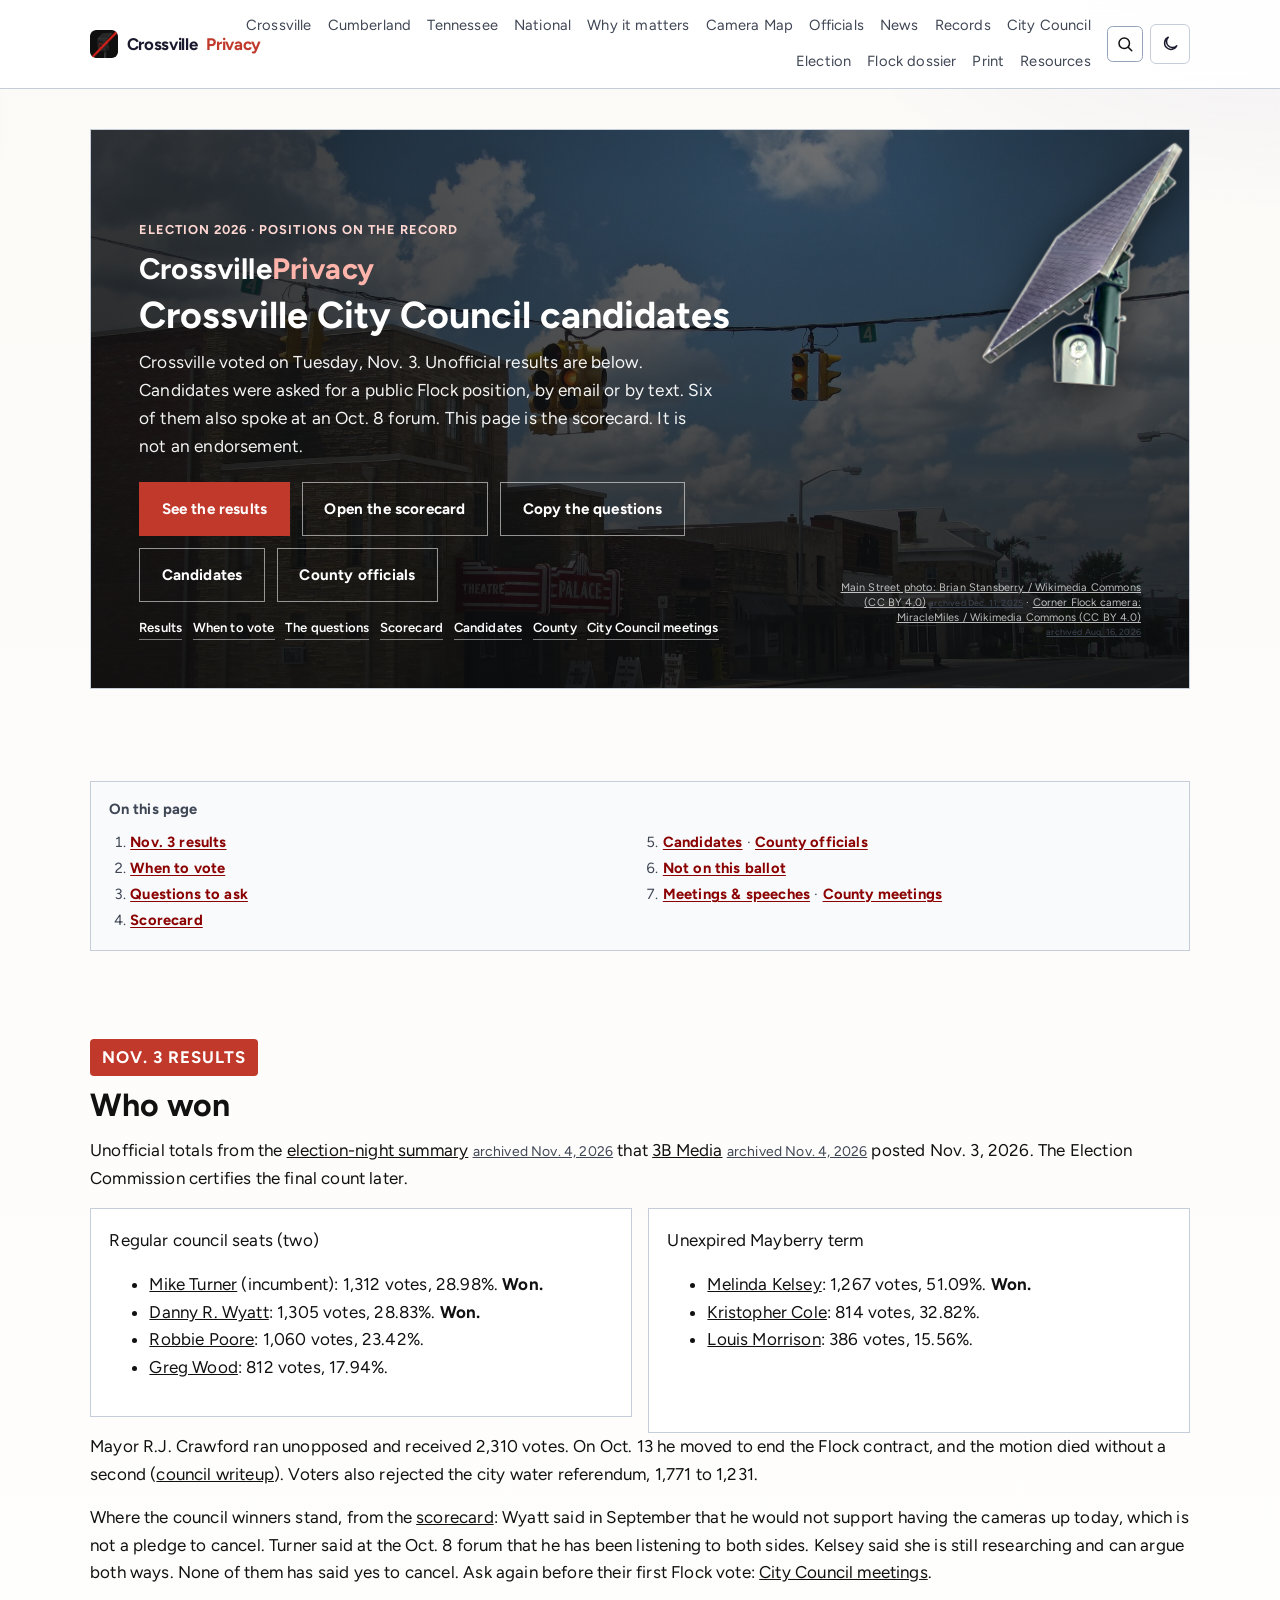
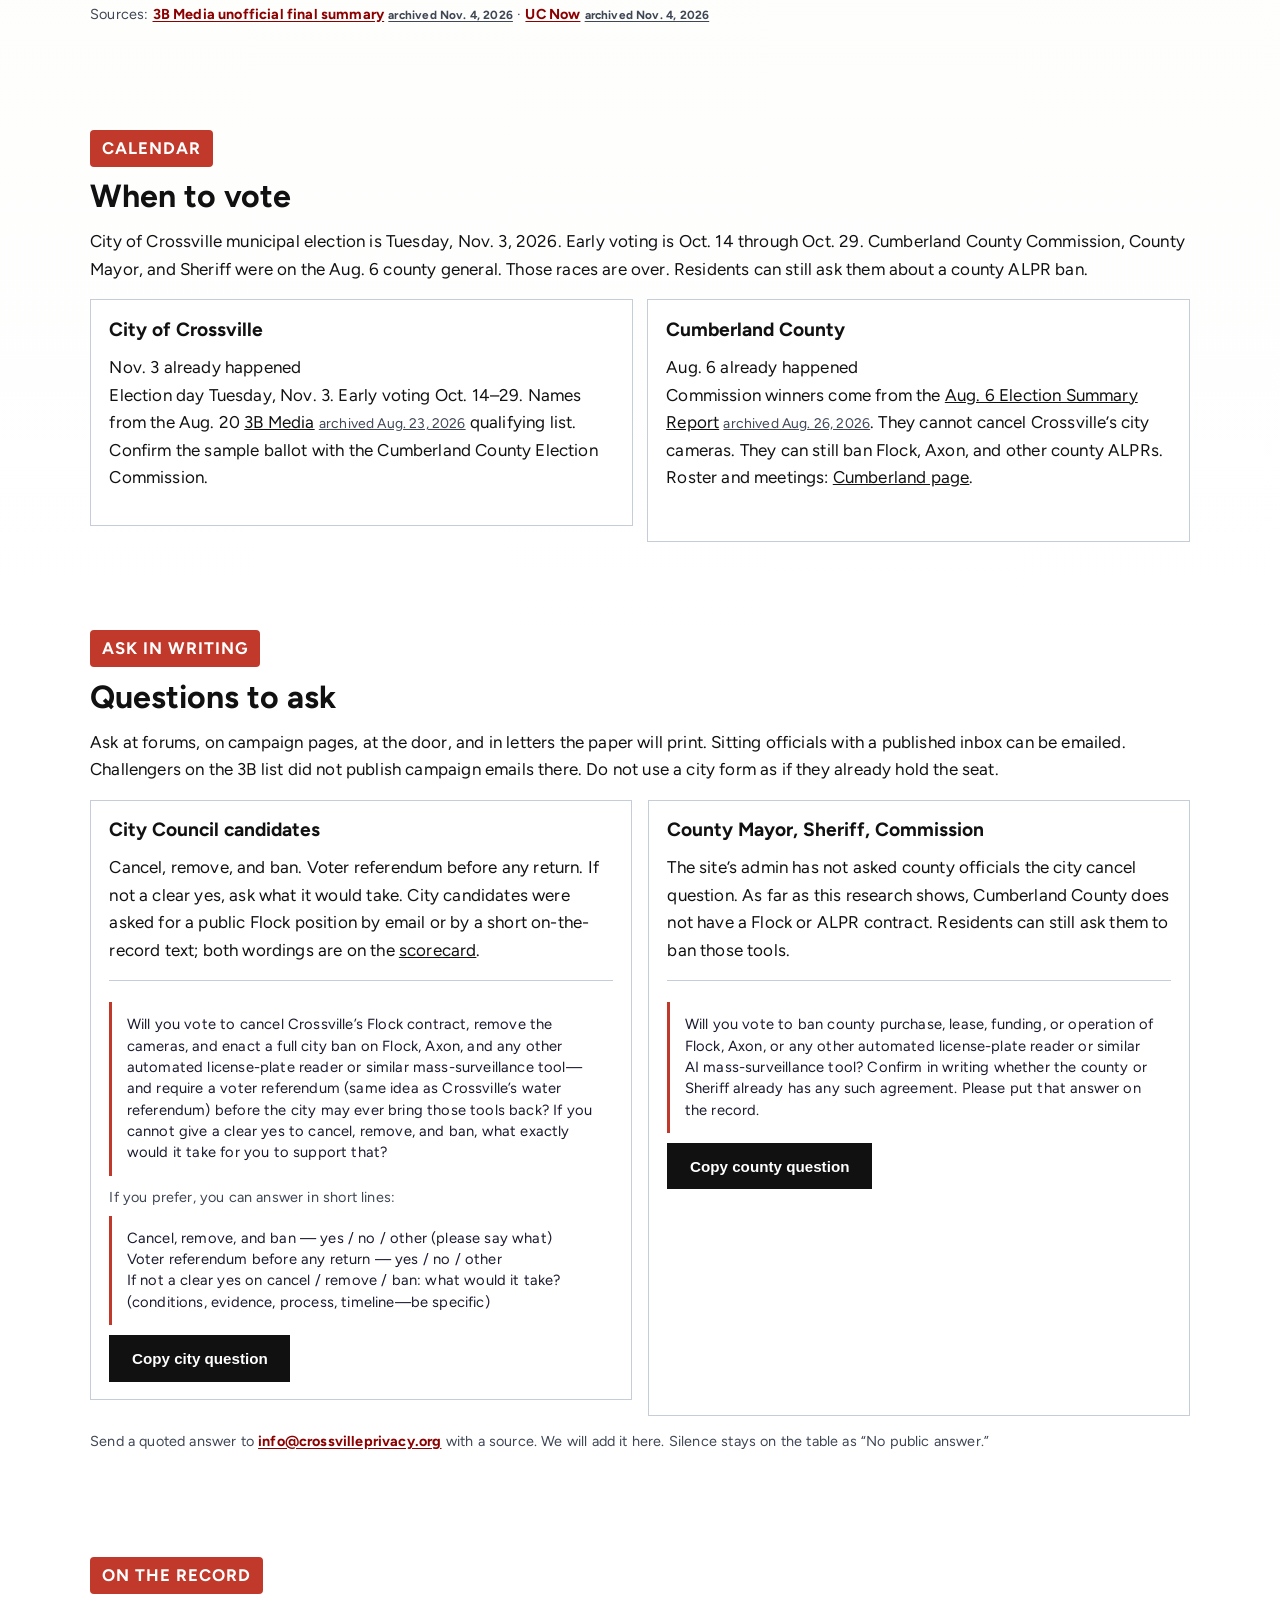
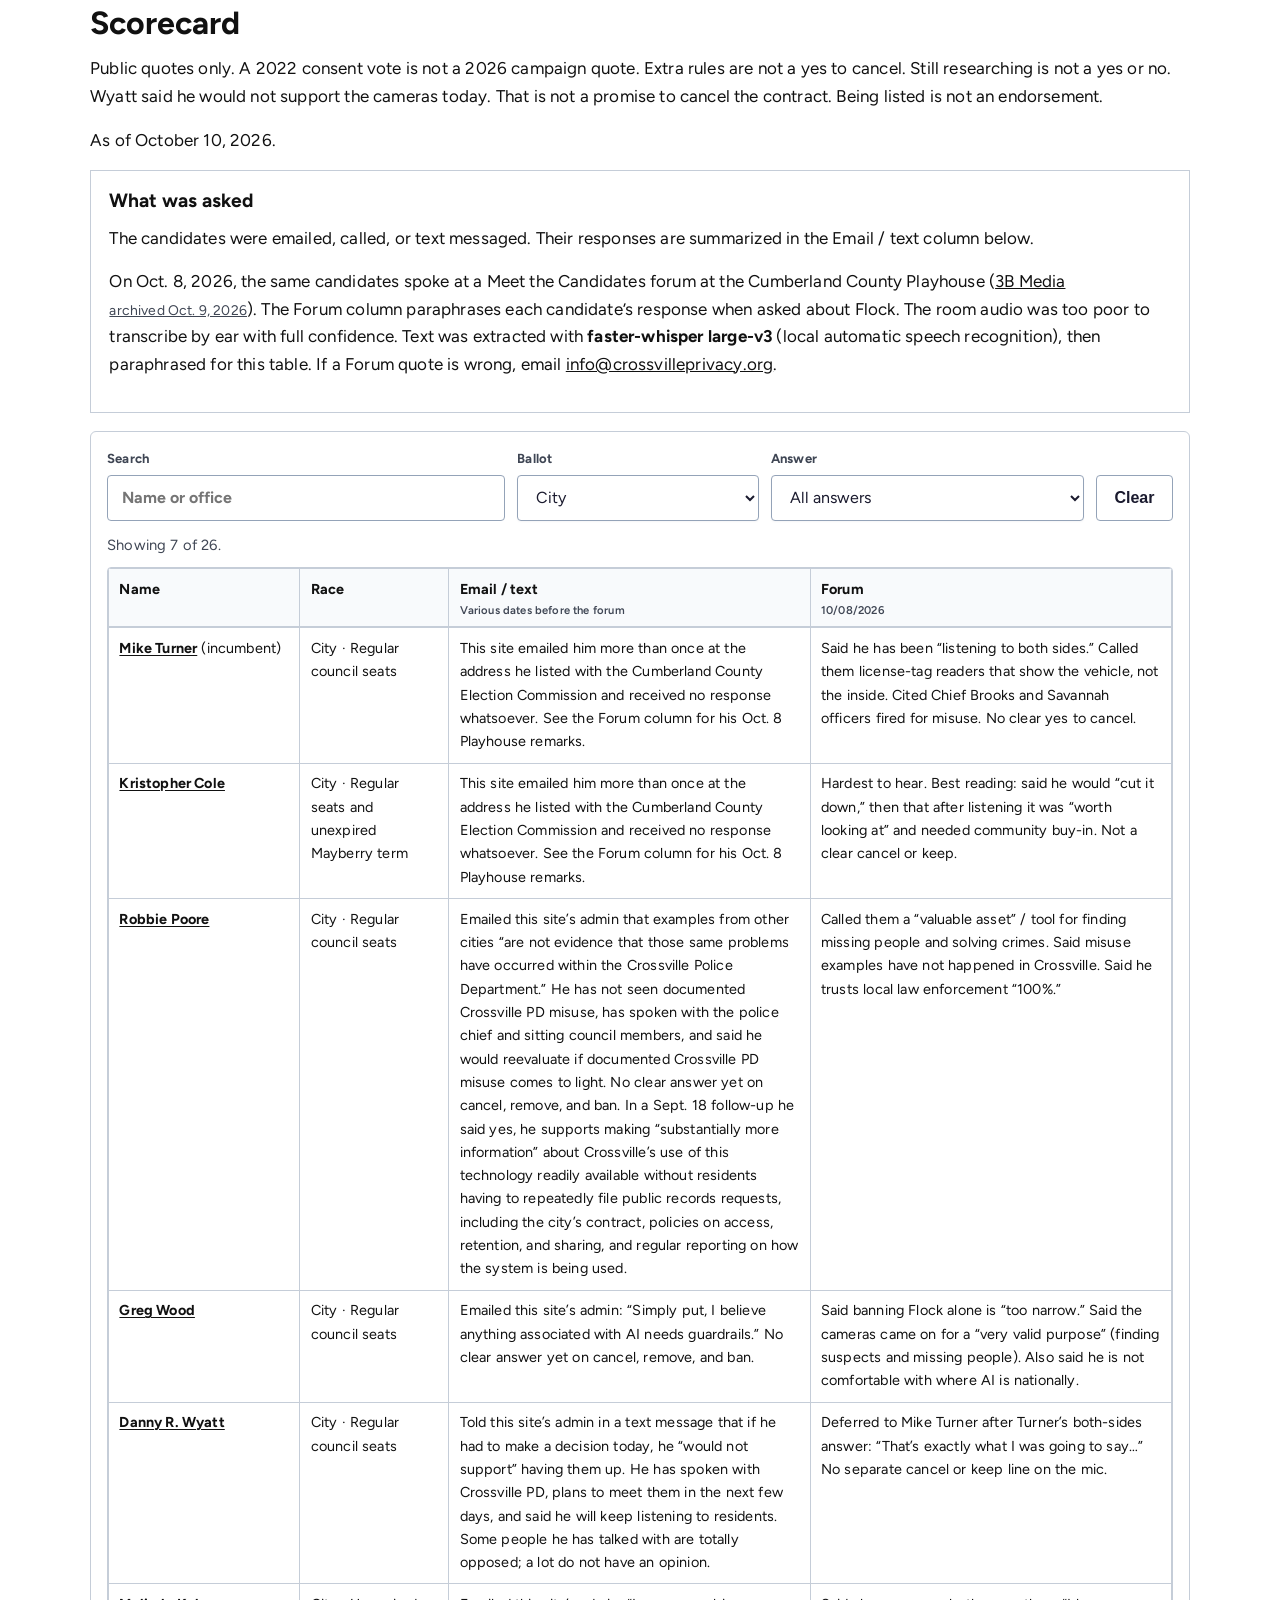
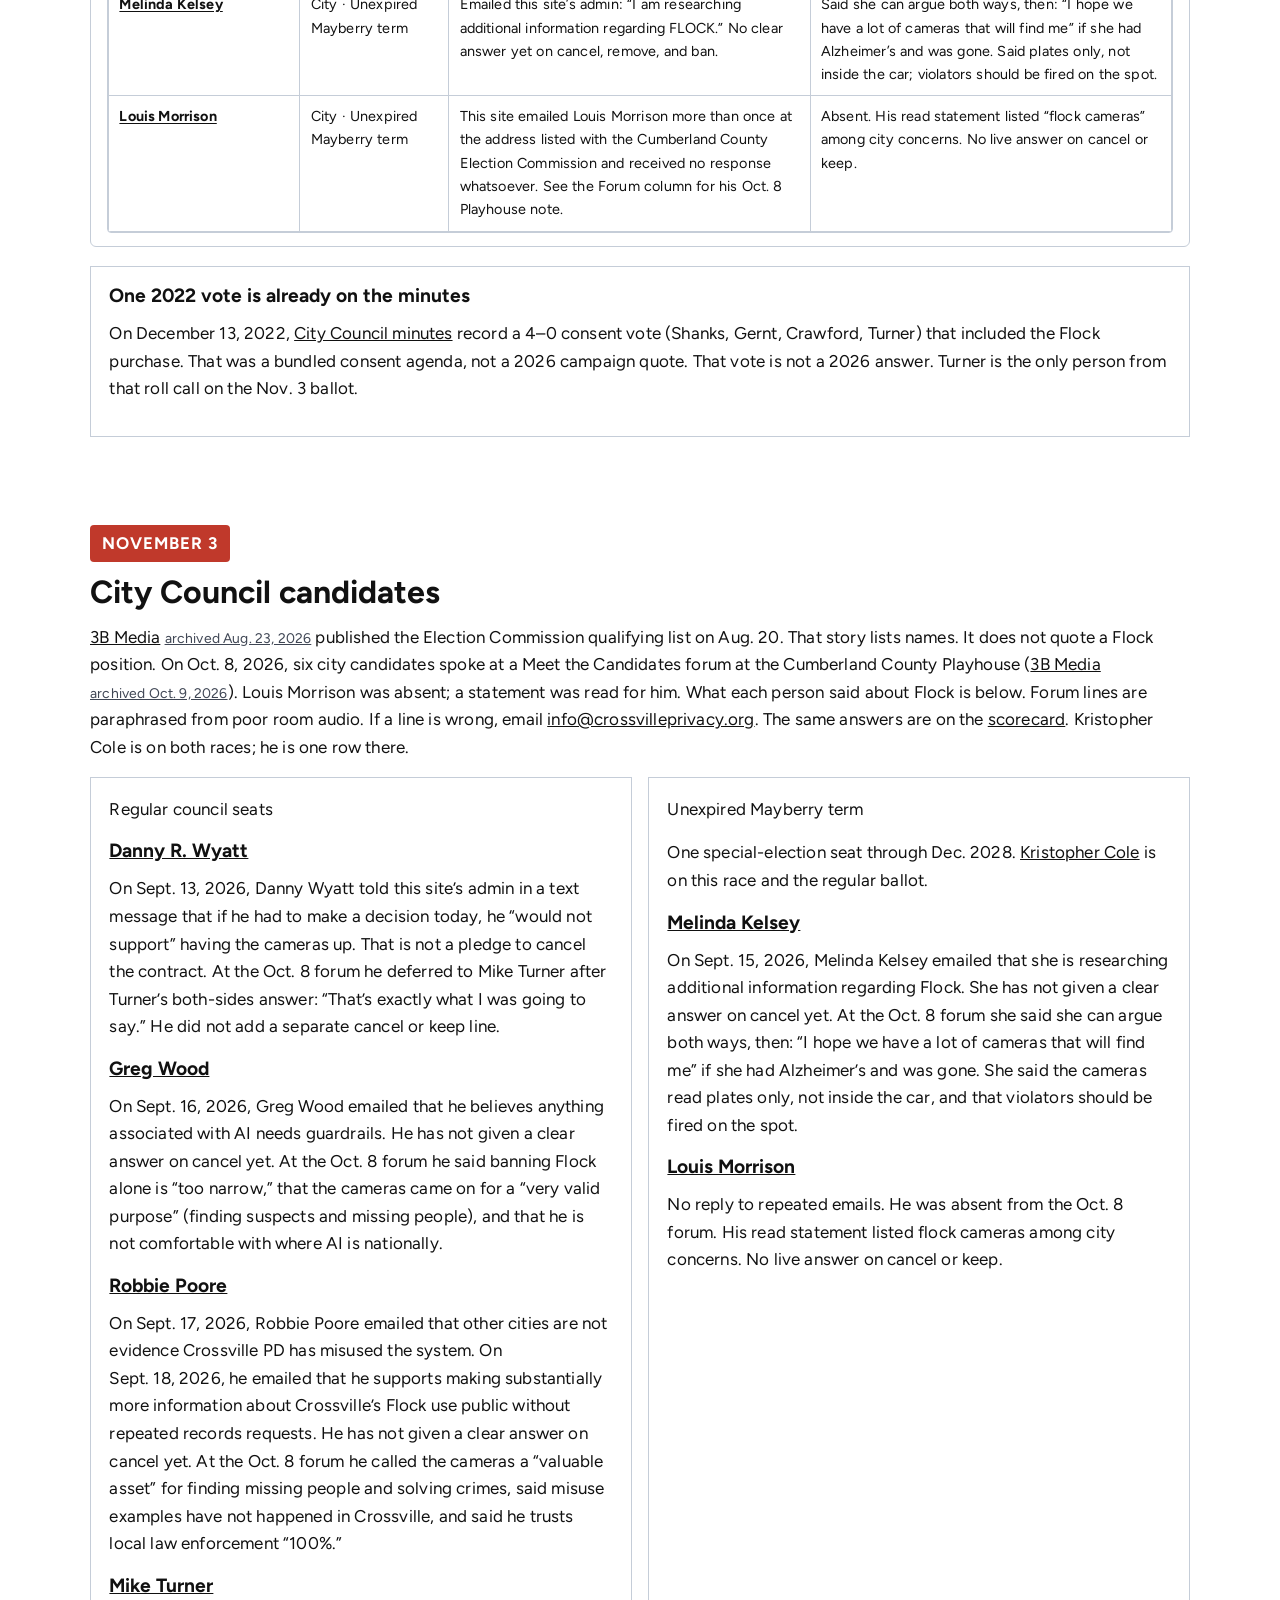
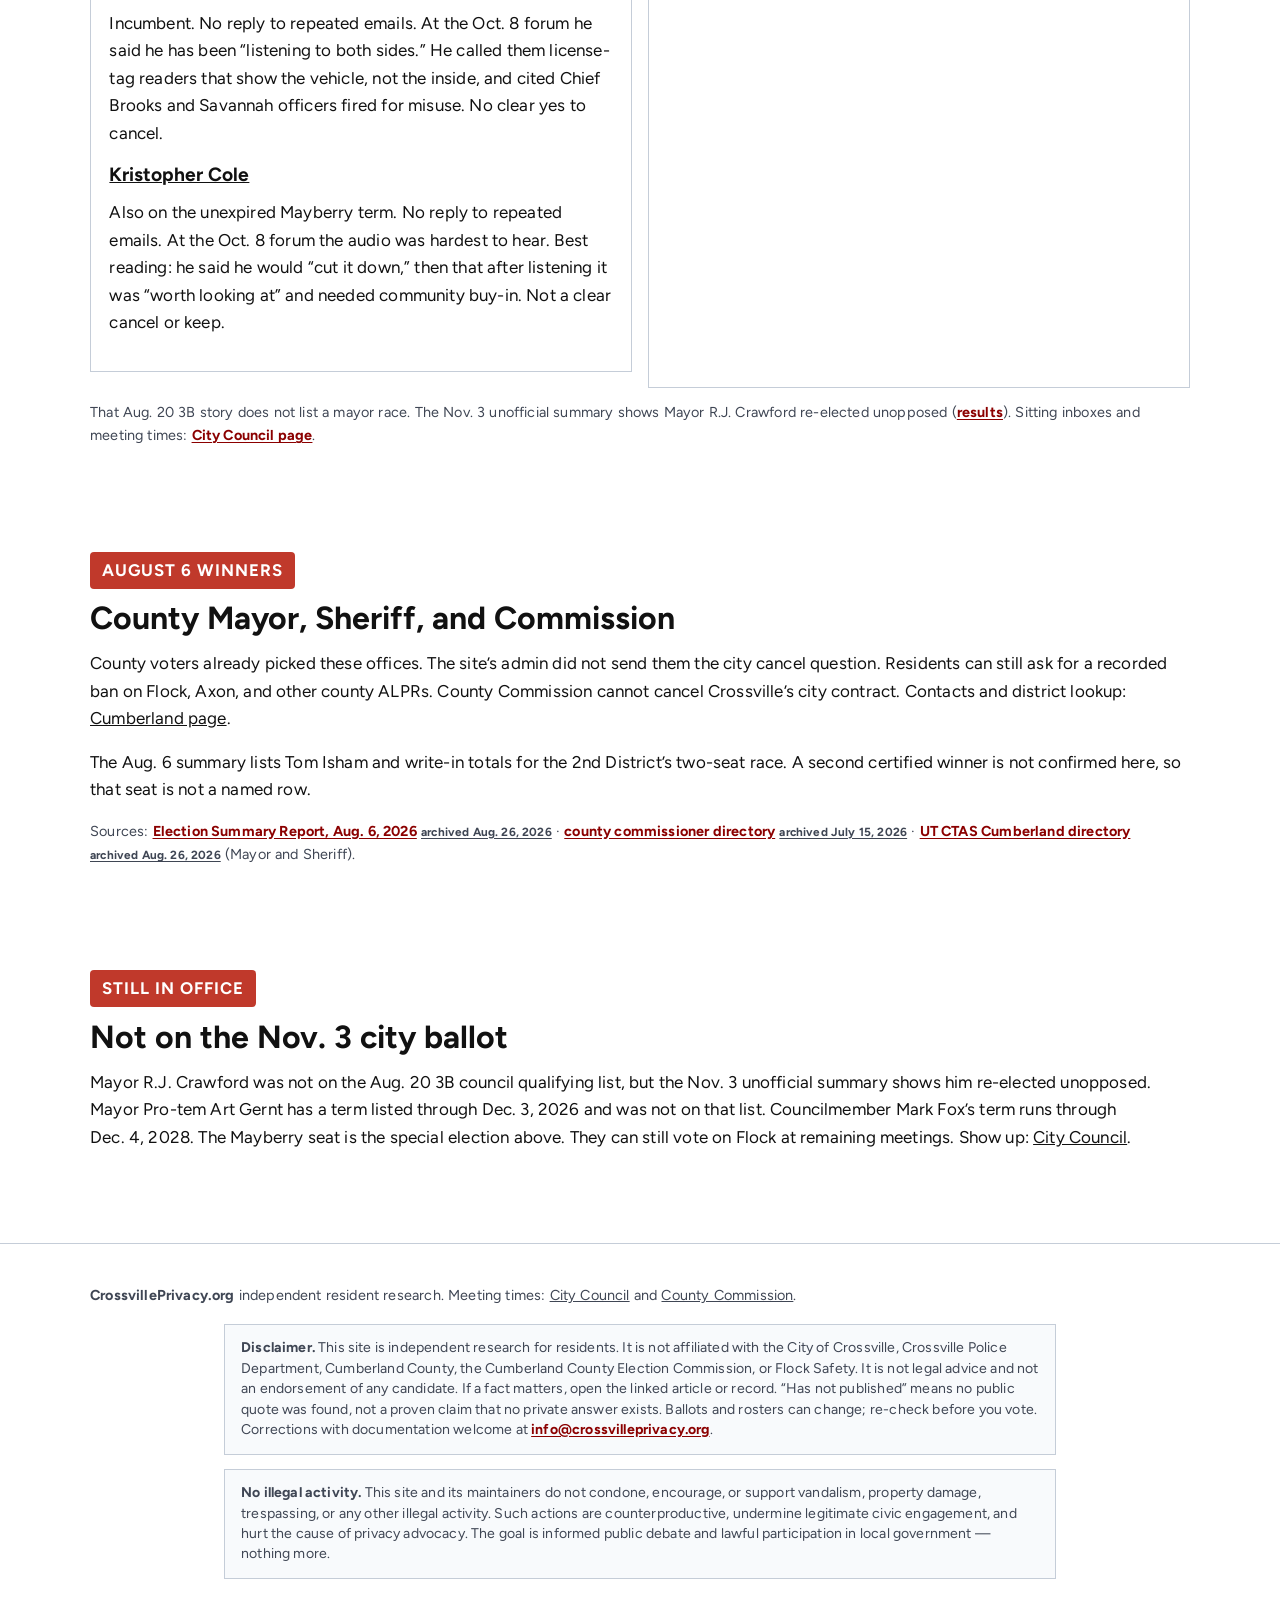
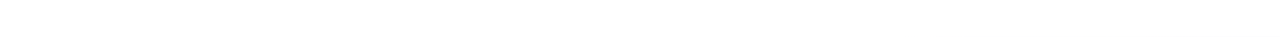
<file: election.html>
<!DOCTYPE html>
<html lang="en">
<head>
  <meta charset="utf-8" />
  <script>
    (function () {
      try {
        var stored = localStorage.getItem("crossville-theme");
        var theme = stored === "light" || stored === "dark"
          ? stored
          : (window.matchMedia("(prefers-color-scheme: dark)").matches ? "dark" : "light");
        document.documentElement.setAttribute("data-theme", theme);
        document.documentElement.style.colorScheme = theme;
      } catch (e) {}
    })();
  </script>
  <meta name="viewport" content="width=device-width, initial-scale=1, viewport-fit=cover" />
  <title>Crossville City Council candidates, Nov. 3, 2026 · CrossvillePrivacy.org</title>
  <meta name="description" content="Nov. 3, 2026 Crossville City Council candidates and their Flock positions: Danny Wyatt, Melinda Kelsey, Greg Wood, Robbie Poore, Mike Turner, Kristopher Cole, and Louis Morrison. Not an endorsement." />
  <meta name="robots" content="index,follow,max-image-preview:large" />
  <link rel="canonical" href="https://crossvilleprivacy.org/election.html" />
  <link rel="sitemap" type="application/xml" title="Sitemap" href="https://crossvilleprivacy.org/sitemap.xml" />
  <meta property="og:type" content="website" />
  <meta property="og:site_name" content="CrossvillePrivacy.org" />
  <meta property="og:url" content="https://crossvilleprivacy.org/election.html" />
  <meta property="og:title" content="Crossville City Council candidates, Nov. 3, 2026" />
  <meta property="og:description" content="Nov. 3, 2026 Crossville City Council candidates and their Flock positions: Danny Wyatt, Melinda Kelsey, Greg Wood, Robbie Poore, Mike Turner, Kristopher Cole, and Louis Morrison. Not an endorsement." />
  <meta property="og:image:alt" content="Downtown Crossville Main Street" />
  <meta property="og:image" content="https://crossvilleprivacy.org/assets/hero-main-street.jpg" />
  <meta property="og:locale" content="en_US" />
  <meta name="twitter:card" content="summary_large_image" />
  <meta name="twitter:title" content="Crossville City Council candidates, Nov. 3, 2026" />
  <meta name="twitter:description" content="Flock positions for Danny Wyatt, Melinda Kelsey, Greg Wood, Robbie Poore, Mike Turner, Kristopher Cole, and Louis Morrison. Not an endorsement." />
  <meta name="twitter:image" content="https://crossvilleprivacy.org/assets/hero-main-street.jpg" />
  <link rel="stylesheet" href="styles.css?v=20261009-score-dates" />
  <link rel="icon" href="assets/favicon.svg" type="image/svg+xml" />
  <link rel="icon" href="assets/favicon-32.png" type="image/png" sizes="32x32" />
  <link rel="apple-touch-icon" href="assets/apple-touch-icon.png" />
  <meta name="theme-color" content="#c0392b" />
  <meta name="referrer" content="strict-origin-when-cross-origin" />
  <script type="application/ld+json">
  {
    "@context": "https://schema.org",
    "@graph": [
      {
        "@type": "WebPage",
        "@id": "https://crossvilleprivacy.org/election.html#webpage",
        "url": "https://crossvilleprivacy.org/election.html",
        "name": "Crossville City Council candidates, November 3, 2026",
        "description": "Independent resident scorecard of public Flock and ALPR positions from Crossville City Council candidates and Cumberland County officials. Not an endorsement. Not affiliated with the City of Crossville or the Cumberland County Election Commission.",
        "isPartOf": { "@id": "https://crossvilleprivacy.org/#website" },
        "about": [
          { "@type": "Thing", "name": "Crossville City Council election, November 3, 2026" },
          { "@type": "Person", "name": "Danny R. Wyatt" },
          { "@type": "Person", "name": "Melinda Kelsey" },
          { "@type": "Person", "name": "Greg Wood" },
          { "@type": "Person", "name": "Robbie Poore" },
          { "@type": "Person", "name": "Mike Turner" },
          { "@type": "Person", "name": "Kristopher Cole" },
          { "@type": "Person", "name": "Louis Morrison" }
        ]
      },
      {
        "@type": "ItemList",
        "@id": "https://crossvilleprivacy.org/election.html#candidates",
        "name": "Crossville City Council candidates and Flock positions, November 3, 2026",
        "numberOfItems": 7,
        "itemListElement": [
          {
            "@type": "ListItem",
            "position": 1,
            "item": {
              "@type": "Person",
              "name": "Danny R. Wyatt",
              "jobTitle": "Candidate for Crossville City Council",
              "url": "https://crossvilleprivacy.org/election.html#candidate-danny-wyatt",
              "description": "Regular council seats. On Sept. 13, 2026, Danny Wyatt told this site’s admin in a text message that if he had to make a decision today, he would not support having the cameras up. That is not a pledge to cancel the contract. At the Oct. 8, 2026 forum he deferred to Mike Turner and did not add a separate cancel or keep line."
            }
          },
          {
            "@type": "ListItem",
            "position": 2,
            "item": {
              "@type": "Person",
              "name": "Melinda Kelsey",
              "jobTitle": "Candidate for Crossville City Council",
              "url": "https://crossvilleprivacy.org/election.html#candidate-melinda-kelsey",
              "description": "Unexpired Mayberry term. On Sept. 15, 2026, Melinda Kelsey emailed that she is researching additional information regarding Flock. At the Oct. 8, 2026 forum she said she can argue both ways and hoped cameras would find her if she had Alzheimer’s and was gone. She has not given a clear yes to cancel."
            }
          },
          {
            "@type": "ListItem",
            "position": 3,
            "item": {
              "@type": "Person",
              "name": "Greg Wood",
              "jobTitle": "Candidate for Crossville City Council",
              "url": "https://crossvilleprivacy.org/election.html#candidate-greg-wood",
              "description": "Regular council seats. On Sept. 16, 2026, Greg Wood emailed that he believes anything associated with AI needs guardrails. At the Oct. 8, 2026 forum he said banning Flock alone is too narrow. He has not given a clear answer on cancel yet."
            }
          },
          {
            "@type": "ListItem",
            "position": 4,
            "item": {
              "@type": "Person",
              "name": "Robbie Poore",
              "jobTitle": "Candidate for Crossville City Council",
              "url": "https://crossvilleprivacy.org/election.html#candidate-robbie-poore",
              "description": "Regular council seats. On Sept. 17 and 18, 2026, Robbie Poore emailed without a clear answer on cancel, and said he supports making more Crossville Flock information public. At the Oct. 8, 2026 forum he called the cameras a valuable asset and said he trusts local law enforcement."
            }
          },
          {
            "@type": "ListItem",
            "position": 5,
            "item": {
              "@type": "Person",
              "name": "Mike Turner",
              "jobTitle": "Candidate for Crossville City Council",
              "url": "https://crossvilleprivacy.org/election.html#candidate-mike-turner",
              "description": "Incumbent, regular council seats. No reply to repeated emails. At the Oct. 8, 2026 forum he said he has been listening to both sides and cited Savannah officers fired for misuse. No clear yes to cancel."
            }
          },
          {
            "@type": "ListItem",
            "position": 6,
            "item": {
              "@type": "Person",
              "name": "Kristopher Cole",
              "jobTitle": "Candidate for Crossville City Council",
              "url": "https://crossvilleprivacy.org/election.html#candidate-kristopher-cole",
              "description": "Regular council seats and the unexpired Mayberry term. No reply to repeated emails. At the Oct. 8, 2026 forum, best reading from poor audio: he would cut it down, then said it was worth looking at and needed community buy-in. Not a clear cancel or keep."
            }
          },
          {
            "@type": "ListItem",
            "position": 7,
            "item": {
              "@type": "Person",
              "name": "Louis Morrison",
              "jobTitle": "Candidate for Crossville City Council",
              "url": "https://crossvilleprivacy.org/election.html#candidate-louis-morrison",
              "description": "Unexpired Mayberry term. No reply to repeated emails. Absent from the Oct. 8, 2026 forum; his read statement listed flock cameras among city concerns. No live answer on cancel or keep."
            }
          }
        ]
      },
      {
        "@type": "FAQPage",
        "@id": "https://crossvilleprivacy.org/election.html#election-faq",
        "mainEntity": [
          {
            "@type": "Question",
            "name": "When is the Crossville city election?",
            "acceptedAnswer": {
              "@type": "Answer",
              "text": "Election day is Tuesday, Nov. 3, 2026. Early voting is Oct. 14 through Oct. 29. Confirm the sample ballot with the Cumberland County Election Commission before you vote."
            }
          },
          {
            "@type": "Question",
            "name": "Have Crossville City Council candidates stated a position on Flock cameras?",
            "acceptedAnswer": {
              "@type": "Answer",
              "text": "As of Oct. 10, 2026, city candidates were emailed, called, or texted. On Oct. 8, six of them spoke about Flock at a Meet the Candidates forum at the Cumberland County Playhouse. Louis Morrison was absent; a statement was read for him. None has given a clear yes to cancel, remove, and ban. What each person said is under City Council candidates."
            }
          }
        ]
      }
    ]
  }
  </script>
</head>
<body>
  <header class="site-header">
    <div class="wrap bar">
      <a class="brand" href="index.html"><img class="brand-mark" src="assets/brand-mark.png" width="28" height="28" alt="" />Crossville<span>Privacy</span></a>
      <nav id="site-nav" class="nav" data-site-nav aria-label="Primary">
        <a href="index.html">Crossville</a>
        <a href="cumberland.html">Cumberland</a>
        <a href="tennessee.html">Tennessee</a>
        <a href="national.html">National</a>
        <a href="why.html">Why it matters</a>
        <a href="index.html#map">Camera Map</a>
        <a href="officials.html">Officials</a>
        <a href="index.html#recent-news">News</a>
        <a href="records.html">Records</a>
        <a href="council.html">City Council</a>
        <a href="election.html" aria-current="page">Election</a>
        <a href="flock.html">Flock dossier</a>
        <a href="printables.html">Print</a>
        <a href="resources.html">Resources</a>
      </nav>
      <div class="header-tools">
        <button type="button" class="theme-toggle" data-theme-toggle aria-pressed="false" aria-label="Switch to dark mode" title="Dark mode">
          <svg class="theme-icon theme-icon-sun" width="18" height="18" viewBox="0 0 24 24" fill="none" stroke="currentColor" stroke-width="2" stroke-linecap="round" stroke-linejoin="round" aria-hidden="true"><circle cx="12" cy="12" r="4" /><path d="M12 3v2M12 19v2M4.9 4.9l1.4 1.4M17.7 17.7l1.4 1.4M3 12h2M19 12h2M4.9 19.1l1.4-1.4M17.7 6.3l1.4-1.4" /></svg>
          <svg class="theme-icon theme-icon-moon" width="18" height="18" viewBox="0 0 24 24" fill="none" stroke="currentColor" stroke-width="2" stroke-linecap="round" stroke-linejoin="round" aria-hidden="true"><path d="M21 14.3A8.5 8.5 0 1 1 9.7 3 7 7 0 0 0 21 14.3z" /></svg>
        </button>
        <button type="button" class="nav-toggle" data-nav-toggle aria-controls="site-nav" aria-expanded="false" aria-label="Open menu">
          <span class="nav-toggle-bars" aria-hidden="true"></span>
        </button>
      </div>
    </div>
  </header>


  <main id="top">
    <section class="hero">
      <div class="wrap">
        <div class="hero-panel" data-hero-rotate data-hero-interval="9000">
          <div class="hero-slides" aria-hidden="true">
            <img class="hero-media is-active" src="assets/hero-main-street.jpg" alt="" width="1920" height="1468" fetchpriority="high" decoding="async" data-hero-alt="Downtown Crossville Main Street" data-hero-credit="Main Street photo: Brian Stansberry / Wikimedia Commons (CC BY 4.0)" data-hero-credit-href="https://commons.wikimedia.org/wiki/File:Crossville-Main-Street-tn1.jpg" />
            <img class="hero-media" src="assets/hero-courthouse.jpg" alt="" width="1460" height="1143" loading="lazy" decoding="async" data-hero-alt="Cumberland County Courthouse in Crossville" data-hero-credit="Courthouse photo: Brian Stansberry / Wikimedia Commons (CC BY 3.0)" data-hero-credit-href="https://commons.wikimedia.org/wiki/File:Cumberland-county-tennessee-courthouse1.jpg" />
            <img class="hero-media" src="assets/hero-homesteads-tower.jpg" alt="" width="1920" height="1440" loading="lazy" decoding="async" data-hero-alt="Cumberland Homesteads Museum and Tower near Crossville" data-hero-credit="Homesteads Tower photo: Brian Stansberry / Wikimedia Commons (CC BY 3.0)" data-hero-credit-href="https://commons.wikimedia.org/wiki/File:Cumberland-homesteads-tower-tn1.jpg" />
            <img class="hero-media" src="assets/hero-byrd-creek.jpg" alt="" width="1920" height="1277" loading="lazy" decoding="async" data-hero-alt="Byrd Creek Dam and CCC stone bridge at Cumberland Mountain State Park" data-hero-credit="Byrd Creek Dam &amp; Bridge photo: David Ratledge / Wikimedia Commons (CC BY 4.0)" data-hero-credit-href="https://commons.wikimedia.org/wiki/File:Byrd_Creek_Dam_%26_Bridge_-_Cumberland_Mountain_State_Park,_Tennessee_-_June_24,_2014.jpg" />
          </div>
          <div class="hero-watchers" aria-hidden="true">
            <span class="hero-watcher hero-watcher-right">
              <img src="assets/hero-flock-camera.png?v=1786627456" alt="" width="380" height="566" decoding="async" />
            </span>
          </div>
          <p class="visually-hidden">A decorative Flock Safety camera appears in the top-right of the banner, as if watching Crossville landmarks below.</p>
          <div class="hero-copy">
            <div class="hero-kicker">Election 2026 · positions on the record</div>
            <p class="hero-brand">Crossville<span>Privacy</span></p>
            <h1 class="page-title">Crossville City Council candidates</h1>
            <p class="lede">Crossville voted on Tuesday, Nov.&nbsp;3. Unofficial results are below. Candidates were asked for a public Flock position, by email or by text. Six of them also spoke at an Oct.&nbsp;8 forum. This page is the scorecard. It is not an endorsement.</p>
            <div class="cta-row">
              <a class="btn btn-primary" href="#results">See the results</a>
              <a class="btn btn-ghost" href="#scorecard">Open the scorecard</a>
              <a class="btn btn-ghost" href="#questions">Copy the questions</a>
              <a class="btn btn-ghost" href="#city-ballot">Candidates</a>
              <a class="btn btn-ghost" href="#county-ballot">County officials</a>
            </div>
            <nav class="hero-jumps" aria-label="Jump to sections on this page">
              <a href="#results">Results</a>
              <a href="#when">When to vote</a>
              <a href="#questions">The questions</a>
              <a href="#scorecard">Scorecard</a>
              <a href="#city-ballot">Candidates</a>
              <a href="#county-ballot">County</a>
              <a href="council.html">City Council meetings</a>
            </nav>
          </div>
          <p class="hero-photo-credit" aria-label="Image credits">
            <a href="https://commons.wikimedia.org/wiki/File:Crossville-Main-Street-tn1.jpg" target="_blank" rel="noopener" data-hero-credit-link>Main Street photo: Brian Stansberry / Wikimedia Commons (CC BY 4.0)</a> <a class="source-archive" href="https://web.archive.org/web/20251211214113/https://commons.wikimedia.org/wiki/File:Crossville-Main-Street-tn1.jpg" target="_blank" rel="noopener" title="Wayback Machine snapshot"><time datetime="2025-12-11T21:41:13Z">archived Dec. 11, 2025</time></a>
            <span class="hero-credit-sep" aria-hidden="true"> · </span>
            <a href="https://commons.wikimedia.org/wiki/File:Flock_ALPR_with_Solar_Panel,_Closeup_Facing_Right,_Eatontown_NJ_(July_2026).jpg" target="_blank" rel="noopener">Corner Flock camera: MiracleMiles / Wikimedia Commons (CC BY 4.0)</a> <a class="source-archive" href="https://web.archive.org/web/20260816170843/https://commons.wikimedia.org/wiki/File:Flock_ALPR_with_Solar_Panel,_Closeup_Facing_Right,_Eatontown_NJ_(July_2026).jpg" target="_blank" rel="noopener" title="Wayback Machine snapshot"><time datetime="2026-08-16T17:08:43Z">archived Aug. 16, 2026</time></a>
          </p>
        </div>
      </div>
    </section>

    <section id="on-this-page" aria-label="On this page">
      <div class="wrap">
        <nav id="toc" class="toc" aria-label="On this page">
          <strong>On this page</strong>
          <ol class="toc-list">
            <li><a href="#results">Nov. 3 results</a></li>
            <li><a href="#when">When to vote</a></li>
            <li><a href="#questions">Questions to ask</a></li>
            <li><a href="#scorecard">Scorecard</a></li>
            <li><a href="#city-ballot">Candidates</a> · <a href="#county-ballot">County officials</a></li>
            <li><a href="#not-on-ballot">Not on this ballot</a></li>
            <li><a href="council.html">Meetings &amp; speeches</a> · <a href="cumberland.html">County meetings</a></li>
          </ol>
        </nav>
      </div>
    </section>

    <section aria-labelledby="results-heading">
      <div class="wrap">
        <span class="section-label">Nov. 3 results</span>
        <h2 id="results">Who won</h2>
        <p>Unofficial totals from the <a href="https://3bmedianews.com/wp-content/uploads/2026/11/Unnofficial-Final-Summary.pdf" target="_blank" rel="noopener">election-night summary</a> <a class="source-archive" href="https://web.archive.org/web/20261104135340/https://3bmedianews.com/wp-content/uploads/2026/11/Unnofficial-Final-Summary.pdf" target="_blank" rel="noopener" title="Wayback Machine snapshot"><time datetime="2026-11-04T13:53:40Z">archived Nov. 4, 2026</time></a> that <a href="https://3bmedianews.com/cumberland-county-election-2026-unofficial-final-summary/" target="_blank" rel="noopener">3B Media</a> <a class="source-archive" href="https://web.archive.org/web/20261104135338/https://3bmedianews.com/cumberland-county-election-2026-unofficial-final-summary/" target="_blank" rel="noopener" title="Wayback Machine snapshot"><time datetime="2026-11-04T13:53:38Z">archived Nov. 4, 2026</time></a> posted Nov.&nbsp;3,&nbsp;2026. The Election Commission certifies the final count later.</p>
        <div class="grid-2" style="margin-top:0.85rem;">
          <article class="panel">
            <p class="role">Regular council seats (two)</p>
            <ul>
              <li><a href="#score-mike-turner">Mike Turner</a> (incumbent): 1,312 votes, 28.98%. <strong>Won.</strong></li>
              <li><a href="#score-danny-wyatt">Danny R. Wyatt</a>: 1,305 votes, 28.83%. <strong>Won.</strong></li>
              <li><a href="#score-robbie-poore">Robbie Poore</a>: 1,060 votes, 23.42%.</li>
              <li><a href="#score-greg-wood">Greg Wood</a>: 812 votes, 17.94%.</li>
            </ul>
          </article>
          <article class="panel">
            <p class="role">Unexpired Mayberry term</p>
            <ul>
              <li><a href="#score-melinda-kelsey">Melinda Kelsey</a>: 1,267 votes, 51.09%. <strong>Won.</strong></li>
              <li><a href="#score-kristopher-cole">Kristopher Cole</a>: 814 votes, 32.82%.</li>
              <li><a href="#score-louis-morrison">Louis Morrison</a>: 386 votes, 15.56%.</li>
            </ul>
          </article>
        </div>
        <p>Mayor R.J. Crawford ran unopposed and received 2,310 votes. On Oct.&nbsp;13 he moved to end the Flock contract, and the motion died without a second (<a href="council.html#oct13-council">council writeup</a>). Voters also rejected the city water referendum, 1,771 to 1,231.</p>
        <p>Where the council winners stand, from the <a href="#scorecard">scorecard</a>: Wyatt said in September that he would not support having the cameras up today, which is not a pledge to cancel. Turner said at the Oct.&nbsp;8 forum that he has been listening to both sides. Kelsey said she is still researching and can argue both ways. None of them has said yes to cancel. Ask again before their first Flock vote: <a href="council.html">City Council meetings</a>.</p>
        <p class="note">Sources: <a href="https://3bmedianews.com/cumberland-county-election-2026-unofficial-final-summary/" target="_blank" rel="noopener">3B Media unofficial final summary</a> <a class="source-archive" href="https://web.archive.org/web/20261104135338/https://3bmedianews.com/cumberland-county-election-2026-unofficial-final-summary/" target="_blank" rel="noopener" title="Wayback Machine snapshot"><time datetime="2026-11-04T13:53:38Z">archived Nov. 4, 2026</time></a> · <a href="https://theucnow.com/2026/11/03/turner-wyatt-and-kelsey-victorious-in-crossville-races/" target="_blank" rel="noopener">UC Now</a> <a class="source-archive" href="https://web.archive.org/web/20261104140718/https://theucnow.com/2026/11/03/turner-wyatt-and-kelsey-victorious-in-crossville-races/" target="_blank" rel="noopener" title="Wayback Machine snapshot"><time datetime="2026-11-04T14:07:18Z">archived Nov. 4, 2026</time></a></p>
      </div>
    </section>

    <section aria-labelledby="when-heading">
      <div class="wrap">
        <span class="section-label">Calendar</span>
        <h2 id="when">When to vote</h2>
        <p>City of Crossville municipal election is Tuesday, Nov.&nbsp;3,&nbsp;2026. Early voting is Oct.&nbsp;14 through Oct.&nbsp;29. Cumberland County Commission, County Mayor, and Sheriff were on the Aug.&nbsp;6 county general. Those races are over. Residents can still ask them about a county ALPR ban.</p>
        <div class="election-when-grid">
          <article class="panel election-when-card">
            <h3>City of Crossville</h3>
            <div class="role">Nov. 3 already happened</div>
            <p>Election day Tuesday, Nov.&nbsp;3. Early voting Oct.&nbsp;14–29. Names from the Aug.&nbsp;20 <a href="https://3bmedianews.com/candidates-for-crossville-city-council-election/" target="_blank" rel="noopener">3B Media</a> <a class="source-archive" href="https://web.archive.org/web/20260823113838/https://3bmedianews.com/candidates-for-crossville-city-council-election/" target="_blank" rel="noopener" title="Wayback Machine snapshot"><time datetime="2026-08-23T11:38:38Z">archived Aug. 23, 2026</time></a> qualifying list. Confirm the sample ballot with the Cumberland County Election Commission.</p>
          </article>
          <article class="panel election-when-card">
            <h3>Cumberland County</h3>
            <div class="role">Aug. 6 already happened</div>
            <p>Commission winners come from the <a href="https://3bmedianews.com/wp-content/uploads/2026/08/Final-Summary.pdf" target="_blank" rel="noopener">Aug.&nbsp;6 Election Summary Report</a> <a class="source-archive" href="https://web.archive.org/web/20260826140337/https://3bmedianews.com/wp-content/uploads/2026/08/Final-Summary.pdf" target="_blank" rel="noopener" title="Wayback Machine snapshot"><time datetime="2026-08-26T14:03:37Z">archived Aug. 26, 2026</time></a>. They cannot cancel Crossville’s city cameras. They can still ban Flock, Axon, and other county ALPRs. Roster and meetings: <a href="cumberland.html">Cumberland page</a>.</p>
          </article>
        </div>
      </div>
    </section>

    <section aria-labelledby="questions-heading">
      <div class="wrap">
        <span class="section-label">Ask in writing</span>
        <h2 id="questions">Questions to ask</h2>
        <p>Ask at forums, on campaign pages, at the door, and in letters the paper will print. Sitting officials with a published inbox can be emailed. Challengers on the 3B list did not publish campaign emails there. Do not use a city form as if they already hold the seat.</p>

        <div class="grid-2" style="margin-top:0.85rem;">
          <div class="panel">
            <h3>City Council candidates</h3>
            <p>Cancel, remove, and ban. Voter referendum before any return. If not a clear yes, ask what it would take. City candidates were asked for a public Flock position by email or by a short on-the-record text; both wordings are on the <a href="#scorecard">scorecard</a>.</p>
            <div class="suggested-line">
              <blockquote id="city-ask">Will you vote to cancel Crossville’s Flock contract, remove the cameras, and enact a full city ban on Flock, Axon, and any other automated license-plate reader or similar mass-surveillance tool—and require a voter referendum (same idea as Crossville’s water referendum) before the city may ever bring those tools back? If you cannot give a clear yes to cancel, remove, and ban, what exactly would it take for you to support that?</blockquote>
              <p class="note" style="margin:0.65rem 0 0.35rem;">If you prefer, you can answer in short lines:</p>
              <blockquote id="city-ask-short">Cancel, remove, and ban — yes / no / other (please say what)<br />
Voter referendum before any return — yes / no / other<br />
If not a clear yes on cancel / remove / ban: what would it take? (conditions, evidence, process, timeline—be specific)</blockquote>
              <p class="note" style="margin:0.65rem 0 0;">
                <button type="button" class="btn btn-dark" data-copy-letter="candidate" data-label="Copy city question">Copy city question</button>
              </p>
            </div>
          </div>
          <div class="panel">
            <h3>County Mayor, Sheriff, Commission</h3>
            <p>The site’s admin has not asked county officials the city cancel question. As far as this research shows, Cumberland County does not have a Flock or ALPR contract. Residents can still ask them to ban those tools.</p>
            <div class="suggested-line">
              <blockquote id="county-ask">Will you vote to ban county purchase, lease, funding, or operation of Flock, Axon, or any other automated license-plate reader or similar AI mass-surveillance tool? Confirm in writing whether the county or Sheriff already has any such agreement. Please put that answer on the record.</blockquote>
              <p class="note" style="margin:0.65rem 0 0;">
                <button type="button" class="btn btn-dark" data-copy-text="#county-ask" data-label="Copy county question">Copy county question</button>
              </p>
            </div>
          </div>
        </div>
        <p class="note" style="margin-top:0.85rem;">Send a quoted answer to <a href="mailto:info@crossvilleprivacy.org">info@crossvilleprivacy.org</a> with a source. We will add it here. Silence stays on the table as “No public answer.”</p>
      </div>
    </section>

    <section aria-labelledby="scorecard-heading">
      <div class="wrap">
        <span class="section-label">On the record</span>
        <h2 id="scorecard">Scorecard</h2>
        <p>Public quotes only. A 2022 consent vote is not a 2026 campaign quote. Extra rules are not a yes to cancel. Still researching is not a yes or no. Wyatt said he would not support the cameras today. That is not a promise to cancel the contract. Being listed is not an endorsement.</p>
        <p>As of <span data-scorecard-as-of>October 10, 2026</span>.</p>

        <div class="panel" style="margin:0.85rem 0 1.15rem;">
          <h3>What was asked</h3>
          <p>The candidates were emailed, called, or text messaged. Their responses are summarized in the Email / text column below.</p>
          <p>On Oct.&nbsp;8, 2026, the same candidates spoke at a Meet the Candidates forum at the Cumberland County Playhouse (<a href="https://3bmedianews.com/rockwood-and-crossville-set-to-host-local-political-forums-tonight/" target="_blank" rel="noopener">3B Media</a> <a class="source-archive" href="https://web.archive.org/web/20261009231027/https://3bmedianews.com/rockwood-and-crossville-set-to-host-local-political-forums-tonight/" target="_blank" rel="noopener" title="Wayback Machine snapshot"><time datetime="2026-10-09T23:10:27Z">archived Oct. 9, 2026</time></a>). The Forum column paraphrases each candidate’s response when asked about Flock. The room audio was too poor to transcribe by ear with full confidence. Text was extracted with <strong>faster-whisper large-v3</strong> (local automatic speech recognition), then paraphrased for this table. If a Forum quote is wrong, email <a href="mailto:info@crossvilleprivacy.org?subject=Election%20scorecard%20Forum%20correction">info@crossvilleprivacy.org</a>.</p>
          <p class="visually-hidden">
            <span id="scorecard-ask">Will you vote to cancel Crossville’s Flock contract, remove the cameras, and enact a full city ban on Flock, Axon, and any other automated license-plate reader or similar mass-surveillance tool—and require a voter referendum (same idea as Crossville’s water referendum) before the city may ever bring those tools back? If you cannot give a clear yes to cancel, remove, and ban, what exactly would it take for you to support that?</span>
            <span id="scorecard-ask-short">Cancel, remove, and ban — yes / no / other (please say what). Voter referendum before any return — yes / no / other. If not a clear yes on cancel / remove / ban: what would it take?</span>
            <span id="scorecard-ask-oneliner">Can you text me a one-liner on your position on Flock on the record.</span>
          </p>
        </div>

        <div
          class="audit-log-widget cancel-lookup-widget"
          data-election-scorecard
          data-json-url="docs/Election_2026_Scorecard.json"
        >
          <div class="audit-log-controls election-scorecard-controls">
            <label class="speech-field">
              <span>Search</span>
              <input type="search" data-scorecard-search placeholder="Name or office" autocomplete="off" spellcheck="false" />
            </label>
            <div class="speech-field">
              <span>Ballot</span>
              <select data-scorecard-body aria-label="Ballot">
                <option value="">City and county</option>
                <option value="city" selected>City</option>
                <option value="county">County</option>
              </select>
            </div>
            <div class="speech-field">
              <span>Answer</span>
              <select data-scorecard-stance aria-label="Answer">
                <option value="">All answers</option>
                <option value="cancel">Cancel / ban</option>
                <option value="oppose">Would not keep cameras</option>
                <option value="reviewing">Still researching</option>
                <option value="hedge">Wants extra rules</option>
                <option value="keep">Keep / no ban</option>
                <option value="no_answer">No public answer</option>
              </select>
            </div>
            <button type="button" class="btn btn-ghost" data-scorecard-clear>Clear</button>
          </div>
          <p class="audit-log-status" data-scorecard-status aria-live="polite">Loading scorecard…</p>
          <div class="audit-log-table-wrap">
            <table class="data-table audit-log-table cancel-lookup-table election-scorecard-table">
              <caption class="visually-hidden">2026 Flock and ALPR positions from city candidates and county officials</caption>
              <thead>
                <tr>
                  <th scope="col">Name</th>
                  <th scope="col">Race</th>
                  <th scope="col">Email / text<br /><span class="election-score-th-date">Various dates before the forum</span></th>
                  <th scope="col">Forum<br /><span class="election-score-th-date">10/08/2026</span></th>
                </tr>
              </thead>
              <tbody data-scorecard-body-rows>
                <tr><td colspan="4">Loading scorecard…</td></tr>
              </tbody>
            </table>
          </div>
        </div>
        <noscript>
          <p>Turn on JavaScript to filter this table. As of October 10, 2026. City candidates were emailed, called, or texted; Email / text and Forum columns summarize those answers and the Oct.&nbsp;8 Playhouse forum. Forum text from faster-whisper large-v3 (poor room audio). Corrections: <a href="mailto:info@crossvilleprivacy.org">info@crossvilleprivacy.org</a>. Names: Mike Turner, Kristopher Cole, Robbie Poore, Greg Wood, Danny R. Wyatt, Melinda Kelsey, Louis Morrison; County Mayor Allen Foster, Sheriff Casey Cox, and the Aug.&nbsp;6 Commission winners on the <a href="cumberland.html#members">Cumberland roster</a>.</p>
        </noscript>

        <div class="panel" style="margin-top:1.15rem;">
          <h3>One 2022 vote is already on the minutes</h3>
          <p>On December 13, 2022, <a href="https://crossvilletn.legistar.com/View.ashx?M=M&amp;ID=909875&amp;GUID=1F28720D-5607-4057-BC2F-732AC8D8FAFD" target="_blank" rel="noopener" data-archive-skip="1">City Council minutes</a> record a 4–0 consent vote (Shanks, Gernt, Crawford, Turner) that included the Flock purchase. That was a bundled consent agenda, not a 2026 campaign quote. That vote is not a 2026 answer. Turner is the only person from that roll call on the Nov.&nbsp;3 ballot.</p>
        </div>
      </div>
    </section>

    <section aria-labelledby="city-ballot-heading">
      <div class="wrap">
        <span class="section-label">November 3</span>
        <h2 id="city-ballot">City Council candidates</h2>
        <p><a href="https://3bmedianews.com/candidates-for-crossville-city-council-election/" target="_blank" rel="noopener">3B Media</a> <a class="source-archive" href="https://web.archive.org/web/20260823113838/https://3bmedianews.com/candidates-for-crossville-city-council-election/" target="_blank" rel="noopener" title="Wayback Machine snapshot"><time datetime="2026-08-23T11:38:38Z">archived Aug. 23, 2026</time></a> published the Election Commission qualifying list on Aug.&nbsp;20. That story lists names. It does not quote a Flock position. On Oct.&nbsp;8, 2026, six city candidates spoke at a Meet the Candidates forum at the Cumberland County Playhouse (<a href="https://3bmedianews.com/rockwood-and-crossville-set-to-host-local-political-forums-tonight/" target="_blank" rel="noopener">3B Media</a> <a class="source-archive" href="https://web.archive.org/web/20261009231027/https://3bmedianews.com/rockwood-and-crossville-set-to-host-local-political-forums-tonight/" target="_blank" rel="noopener" title="Wayback Machine snapshot"><time datetime="2026-10-09T23:10:27Z">archived Oct. 9, 2026</time></a>). Louis Morrison was absent; a statement was read for him. What each person said about Flock is below. Forum lines are paraphrased from poor room audio. If a line is wrong, email <a href="mailto:info@crossvilleprivacy.org?subject=Election%20scorecard%20Forum%20correction">info@crossvilleprivacy.org</a>. The same answers are on the <a href="#scorecard">scorecard</a>. Kristopher Cole is on both races; he is one row there.</p>
        <div class="grid-2" style="margin-top:0.85rem;">
          <article class="panel">
            <p class="role">Regular council seats</p>
            <h3 id="candidate-danny-wyatt"><a href="#score-danny-wyatt">Danny R. Wyatt</a></h3>
            <p>On Sept.&nbsp;13,&nbsp;2026, Danny Wyatt told this site’s admin in a text message that if he had to make a decision today, he “would not support” having the cameras up. That is not a pledge to cancel the contract. At the Oct.&nbsp;8 forum he deferred to Mike Turner after Turner’s both-sides answer: “That’s exactly what I was going to say.” He did not add a separate cancel or keep line.</p>
            <h3 id="candidate-greg-wood"><a href="#score-greg-wood">Greg Wood</a></h3>
            <p>On Sept.&nbsp;16,&nbsp;2026, Greg Wood emailed that he believes anything associated with AI needs guardrails. He has not given a clear answer on cancel yet. At the Oct.&nbsp;8 forum he said banning Flock alone is “too narrow,” that the cameras came on for a “very valid purpose” (finding suspects and missing people), and that he is not comfortable with where AI is nationally.</p>
            <h3 id="candidate-robbie-poore"><a href="#score-robbie-poore">Robbie Poore</a></h3>
            <p>On Sept.&nbsp;17,&nbsp;2026, Robbie Poore emailed that other cities are not evidence Crossville PD has misused the system. On Sept.&nbsp;18,&nbsp;2026, he emailed that he supports making substantially more information about Crossville’s Flock use public without repeated records requests. He has not given a clear answer on cancel yet. At the Oct.&nbsp;8 forum he called the cameras a “valuable asset” for finding missing people and solving crimes, said misuse examples have not happened in Crossville, and said he trusts local law enforcement “100%.”</p>
            <h3 id="candidate-mike-turner"><a href="#score-mike-turner">Mike Turner</a></h3>
            <p>Incumbent. No reply to repeated emails. At the Oct.&nbsp;8 forum he said he has been “listening to both sides.” He called them license-tag readers that show the vehicle, not the inside, and cited Chief Brooks and Savannah officers fired for misuse. No clear yes to cancel.</p>
            <h3 id="candidate-kristopher-cole"><a href="#score-kristopher-cole">Kristopher Cole</a></h3>
            <p>Also on the unexpired Mayberry term. No reply to repeated emails. At the Oct.&nbsp;8 forum the audio was hardest to hear. Best reading: he said he would “cut it down,” then that after listening it was “worth looking at” and needed community buy-in. Not a clear cancel or keep.</p>
          </article>
          <article class="panel">
            <p class="role">Unexpired Mayberry term</p>
            <p>One special-election seat through Dec.&nbsp;2028. <a href="#candidate-kristopher-cole">Kristopher Cole</a> is on this race and the regular ballot.</p>
            <h3 id="candidate-melinda-kelsey"><a href="#score-melinda-kelsey">Melinda Kelsey</a></h3>
            <p>On Sept.&nbsp;15,&nbsp;2026, Melinda Kelsey emailed that she is researching additional information regarding Flock. She has not given a clear answer on cancel yet. At the Oct.&nbsp;8 forum she said she can argue both ways, then: “I hope we have a lot of cameras that will find me” if she had Alzheimer’s and was gone. She said the cameras read plates only, not inside the car, and that violators should be fired on the spot.</p>
            <h3 id="candidate-louis-morrison"><a href="#score-louis-morrison">Louis Morrison</a></h3>
            <p>No reply to repeated emails. He was absent from the Oct.&nbsp;8 forum. His read statement listed flock cameras among city concerns. No live answer on cancel or keep.</p>
          </article>
        </div>
        <p class="note" style="margin-top:0.85rem;">That Aug.&nbsp;20 3B story does not list a mayor race. The Nov.&nbsp;3 unofficial summary shows Mayor R.J. Crawford re-elected unopposed (<a href="#results">results</a>). Sitting inboxes and meeting times: <a href="council.html">City Council page</a>.</p>
      </div>
    </section>

    <section aria-labelledby="county-ballot-heading">
      <div class="wrap">
        <span class="section-label">August 6 winners</span>
        <h2 id="county-ballot">County Mayor, Sheriff, and Commission</h2>
        <p>County voters already picked these offices. The site’s admin did not send them the city cancel question. Residents can still ask for a recorded ban on Flock, Axon, and other county ALPRs. County Commission cannot cancel Crossville’s city contract. Contacts and district lookup: <a href="cumberland.html">Cumberland page</a>.</p>
        <p>The Aug.&nbsp;6 summary lists Tom Isham and write-in totals for the 2nd District’s two-seat race. A second certified winner is not confirmed here, so that seat is not a named row.</p>
        <p class="note">Sources: <a href="https://3bmedianews.com/wp-content/uploads/2026/08/Final-Summary.pdf" target="_blank" rel="noopener">Election Summary Report, Aug.&nbsp;6,&nbsp;2026</a> <a class="source-archive" href="https://web.archive.org/web/20260826140337/https://3bmedianews.com/wp-content/uploads/2026/08/Final-Summary.pdf" target="_blank" rel="noopener" title="Wayback Machine snapshot"><time datetime="2026-08-26T14:03:37Z">archived Aug. 26, 2026</time></a> · <a href="https://cumberlandcountytn.gov/people-category/county-commissioners/" target="_blank" rel="noopener">county commissioner directory</a> <a class="source-archive" href="https://web.archive.org/web/20260715152325/https://cumberlandcountytn.gov/people-category/county-commissioners/" target="_blank" rel="noopener" title="Wayback Machine snapshot"><time datetime="2026-07-15T15:23:25Z">archived July 15, 2026</time></a> · <a href="https://www.ctas.tennessee.edu/directory/Cumberland" target="_blank" rel="noopener">UT CTAS Cumberland directory</a> <a class="source-archive" href="https://web.archive.org/web/20260826140121/https://www.ctas.tennessee.edu/directory/Cumberland" target="_blank" rel="noopener" title="Wayback Machine snapshot"><time datetime="2026-08-26T14:01:21Z">archived Aug. 26, 2026</time></a> (Mayor and Sheriff).</p>
      </div>
    </section>

    <section aria-labelledby="not-on-ballot-heading">
      <div class="wrap">
        <span class="section-label">Still in office</span>
        <h2 id="not-on-ballot">Not on the Nov. 3 city ballot</h2>
        <p>Mayor R.J. Crawford was not on the Aug.&nbsp;20 3B council qualifying list, but the Nov.&nbsp;3 unofficial summary shows him re-elected unopposed. Mayor Pro-tem Art Gernt has a term listed through Dec.&nbsp;3,&nbsp;2026 and was not on that list. Councilmember Mark Fox’s term runs through Dec.&nbsp;4,&nbsp;2028. The Mayberry seat is the special election above. They can still vote on Flock at remaining meetings. Show up: <a href="council.html#council-show-up">City Council</a>.</p>
      </div>
    </section>
  </main>

  <footer class="site-footer" id="site-contact">
    <div class="wrap">
      <p><strong>CrossvillePrivacy.org</strong> independent resident research. Meeting times: <a href="council.html#council-show-up">City Council</a> and <a href="cumberland.html#commission-show-up">County Commission</a>.</p>
      <p class="disclaimer">
        <strong>Disclaimer.</strong> This site is independent research for residents. It is not affiliated with the City of Crossville, Crossville Police Department, Cumberland County, the Cumberland County Election Commission, or Flock Safety. It is not legal advice and not an endorsement of any candidate. If a fact matters, open the linked article or record. “Has not published” means no public quote was found, not a proven claim that no private answer exists. Ballots and rosters can change; re-check before you vote. Corrections with documentation welcome at <a href="mailto:info@crossvilleprivacy.org">info@crossvilleprivacy.org</a>.
      </p>
      <p class="disclaimer">
        <strong>No illegal activity.</strong> This site and its maintainers do not condone, encourage, or support vandalism, property damage, trespassing, or any other illegal activity. Such actions are counterproductive, undermine legitimate civic engagement, and hurt the cause of privacy advocacy. The goal is informed public debate and lawful participation in local government — nothing more.
      </p>
    </div>
  </footer>
  <script src="assets/campaign-ux.js?v=20261005-election-banner"></script>
  <script src="assets/site-search.js?v=20260910-resources"></script>
  <script src="assets/election-scorecard.js?v=20261010-no-tally"></script>
  <script>
    (function () {
      if (window.CrossvilleCampaign) {
        window.CrossvilleCampaign.init();
      }
      if (window.ElectionScorecard) {
        window.ElectionScorecard.initElectionScorecard();
      }
    })();
  </script>
  <script src="assets/source-archives.js?v=20260901c"></script>
</body>
</html>
</file>
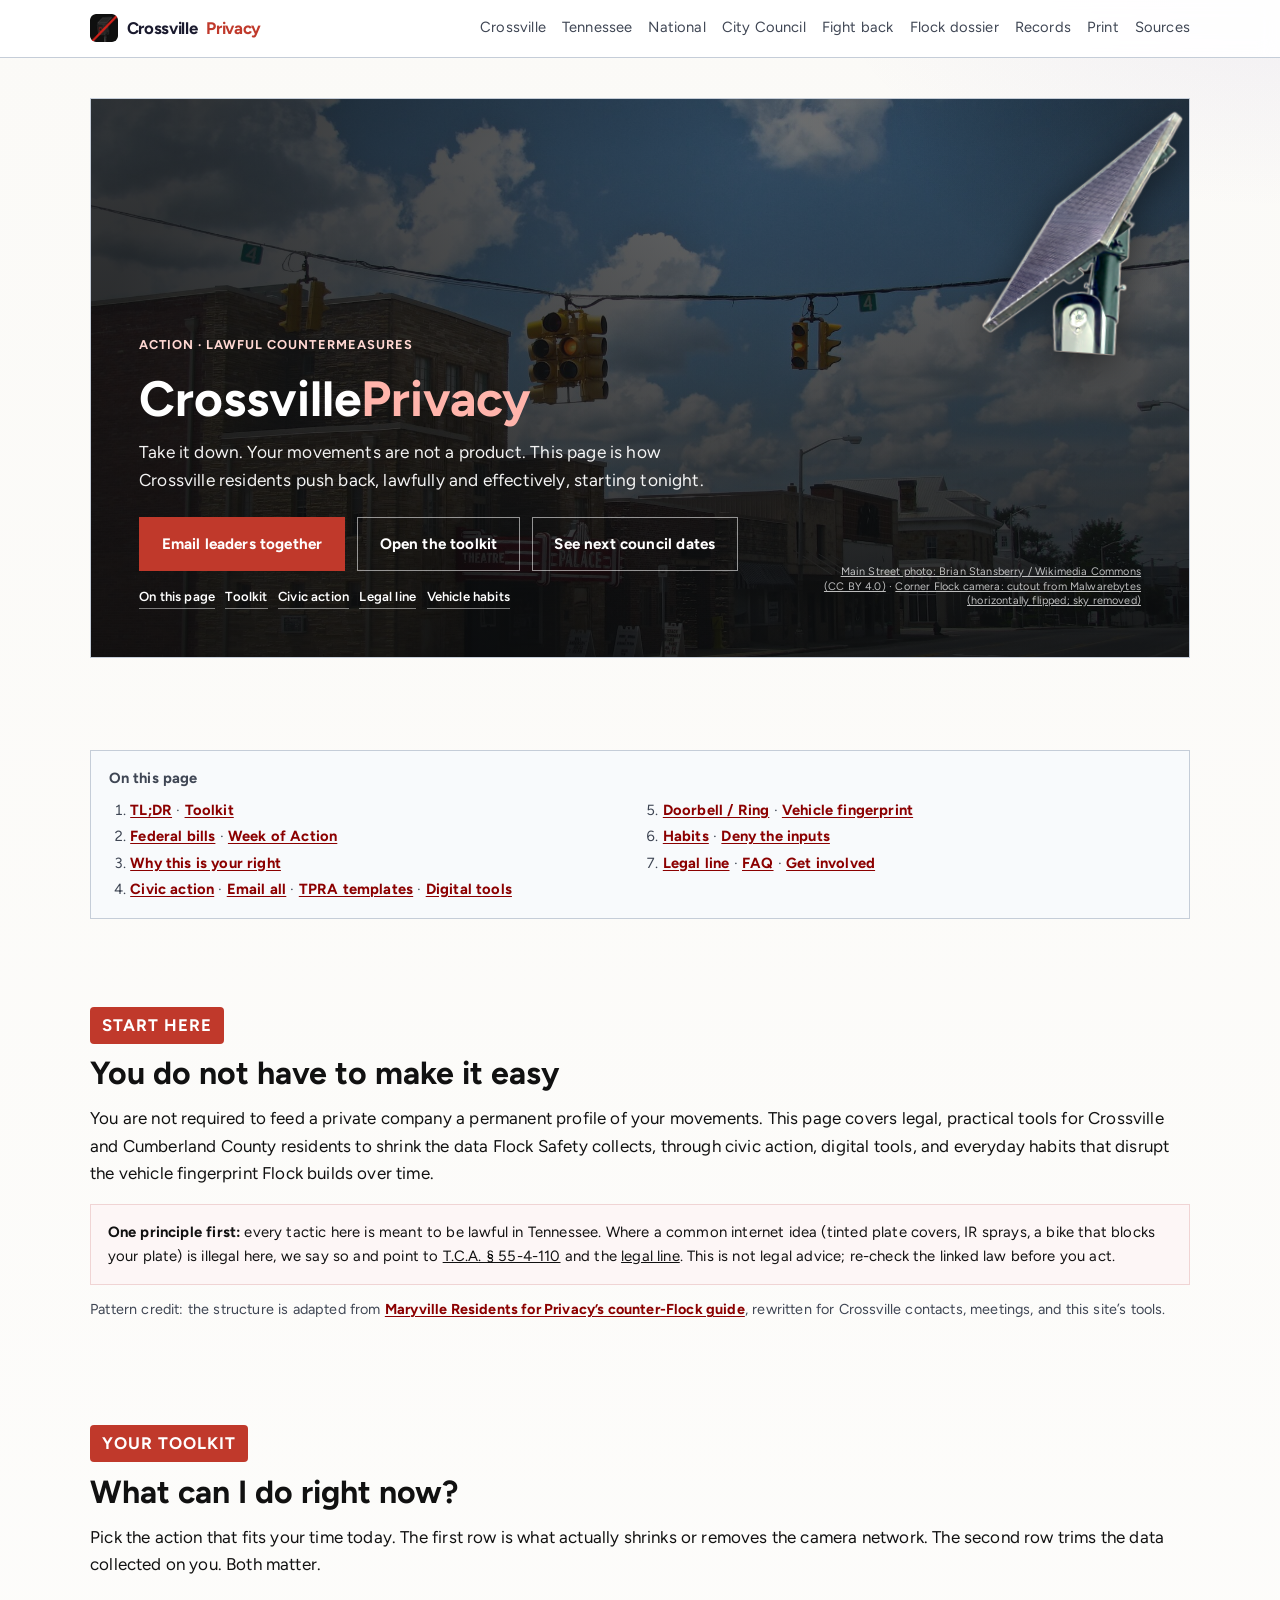
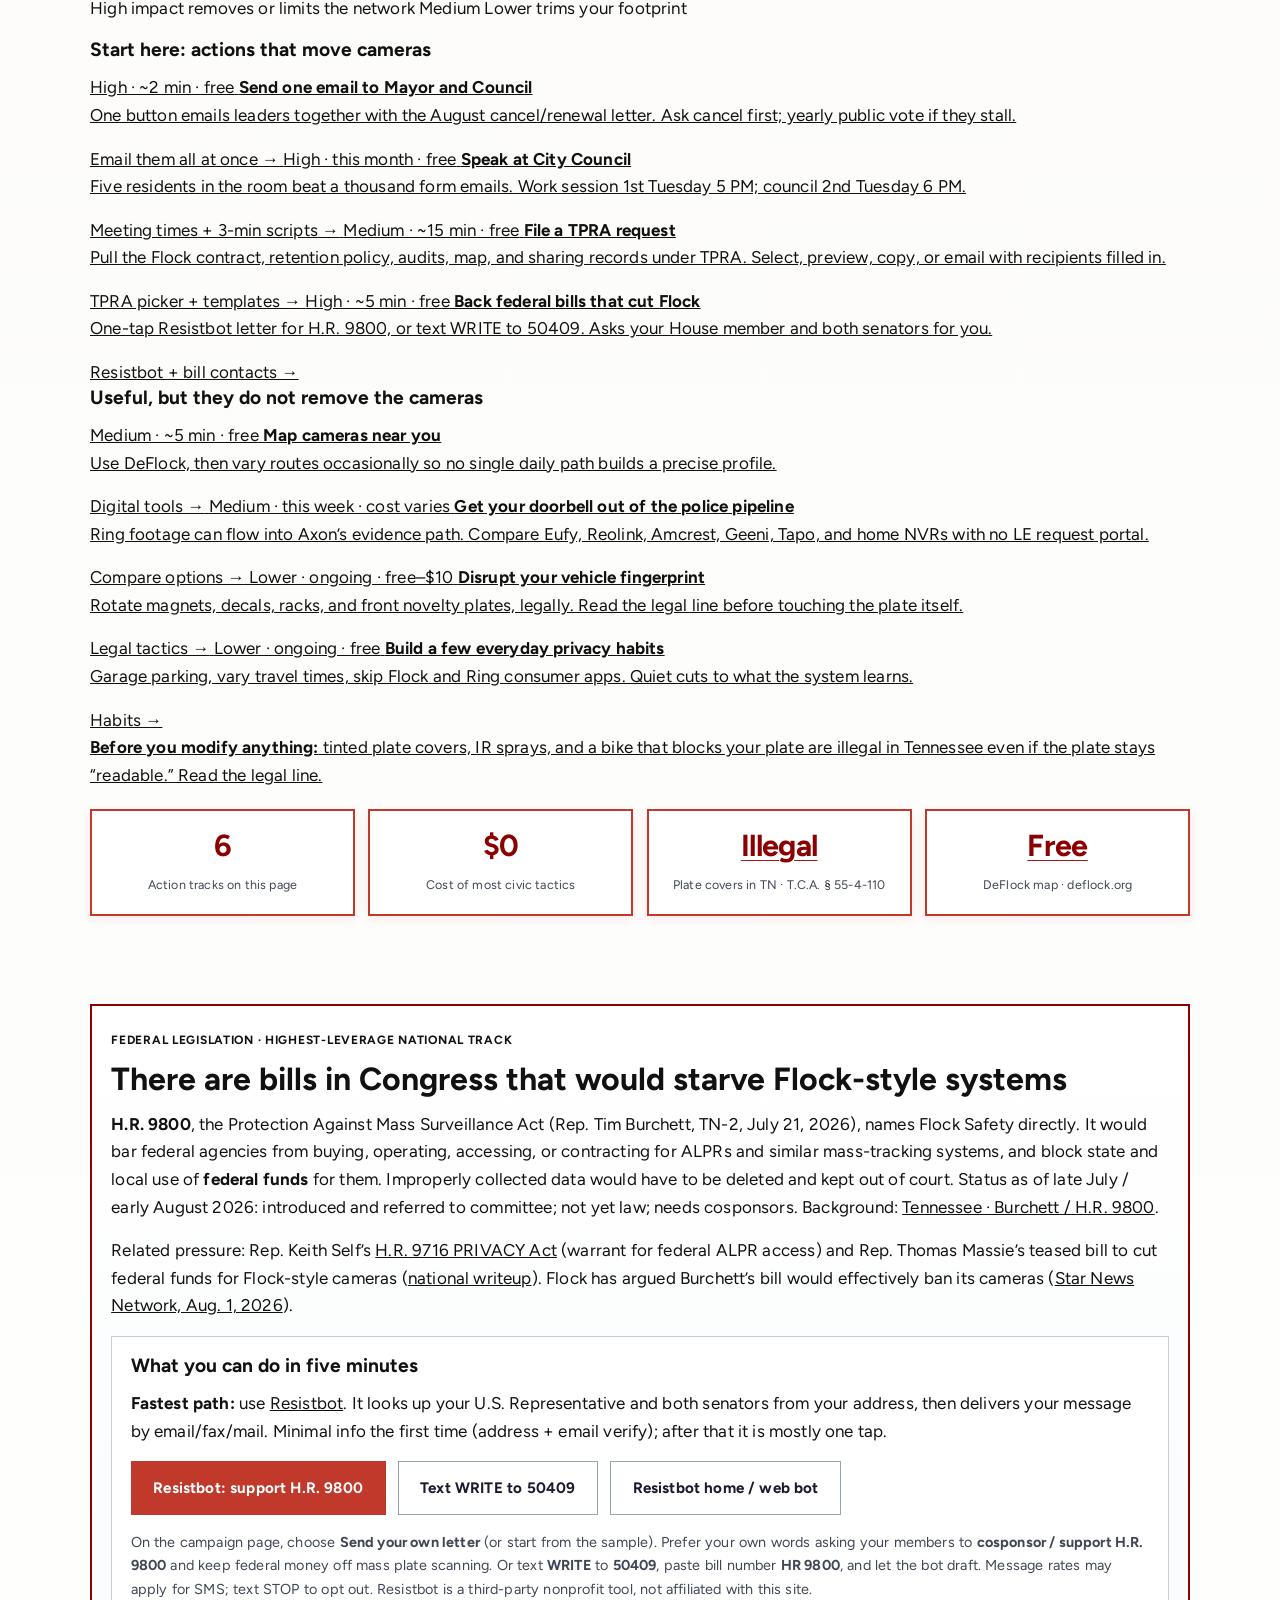
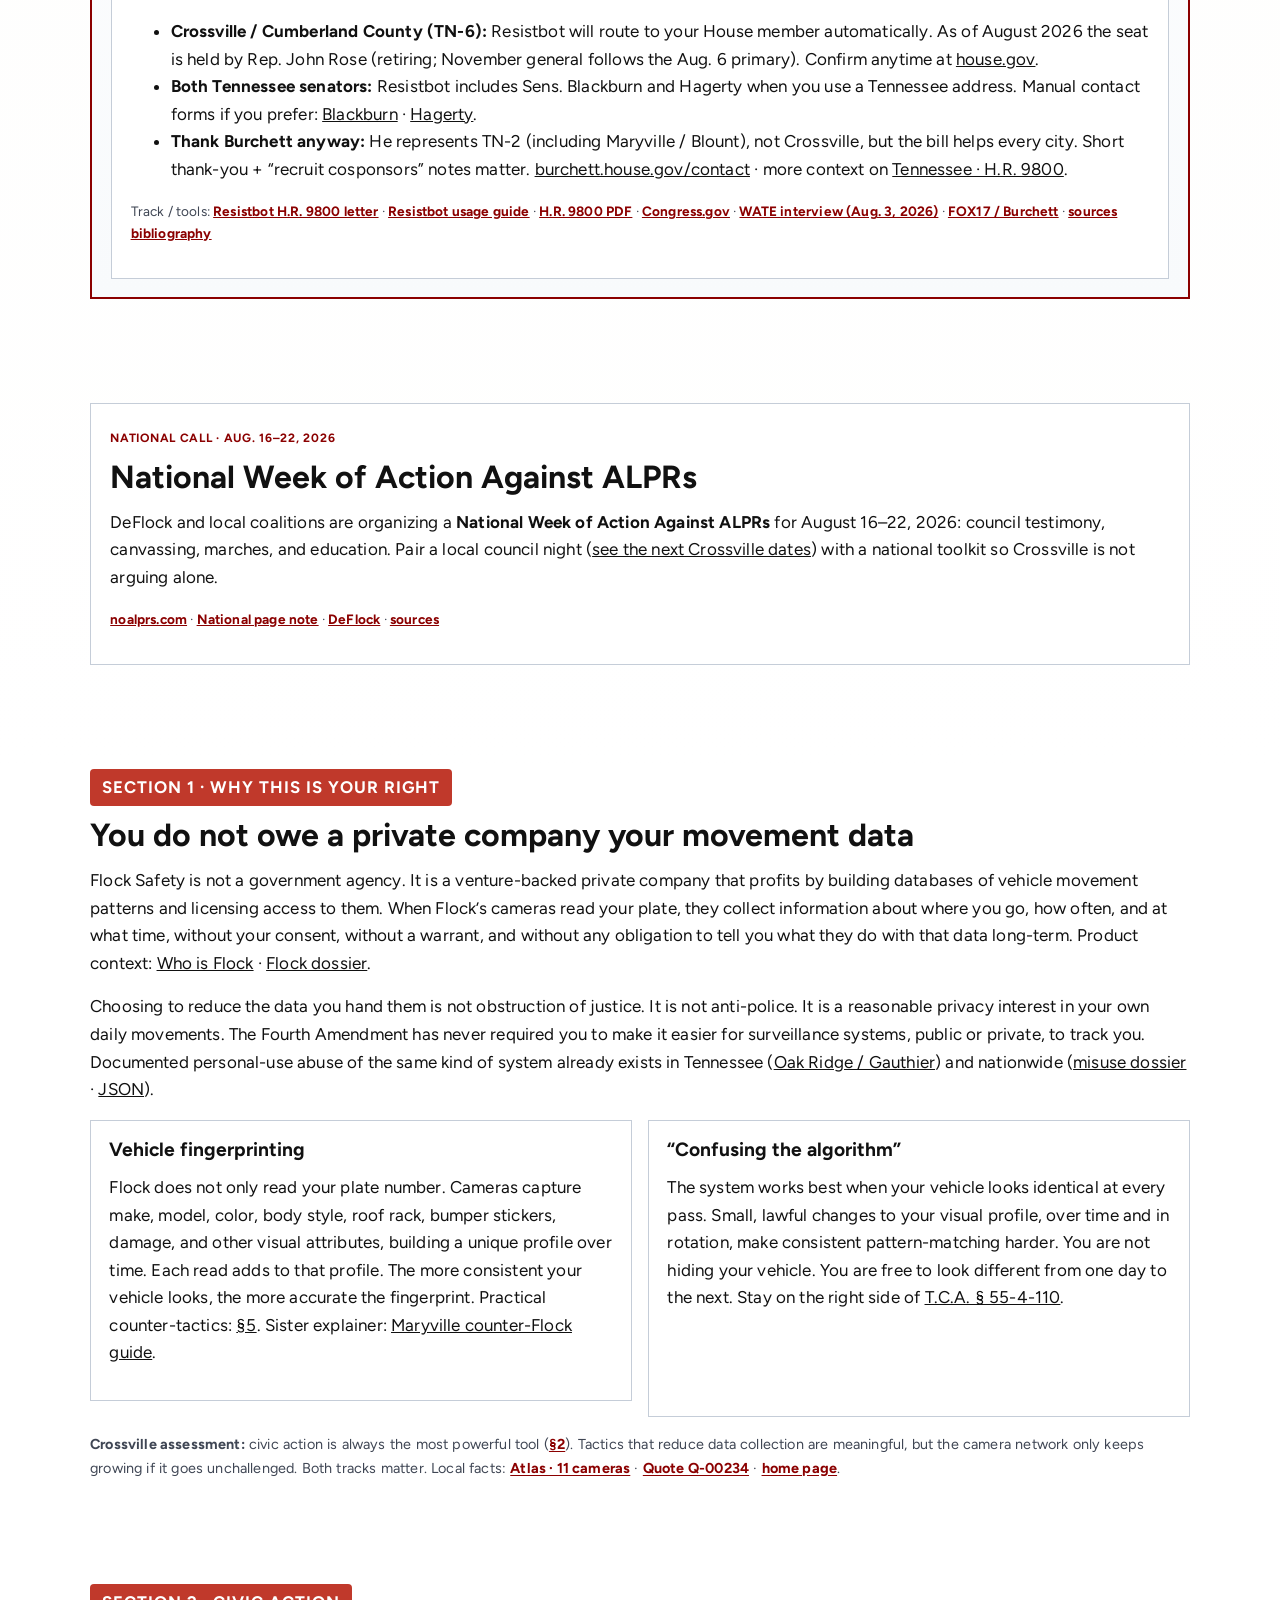
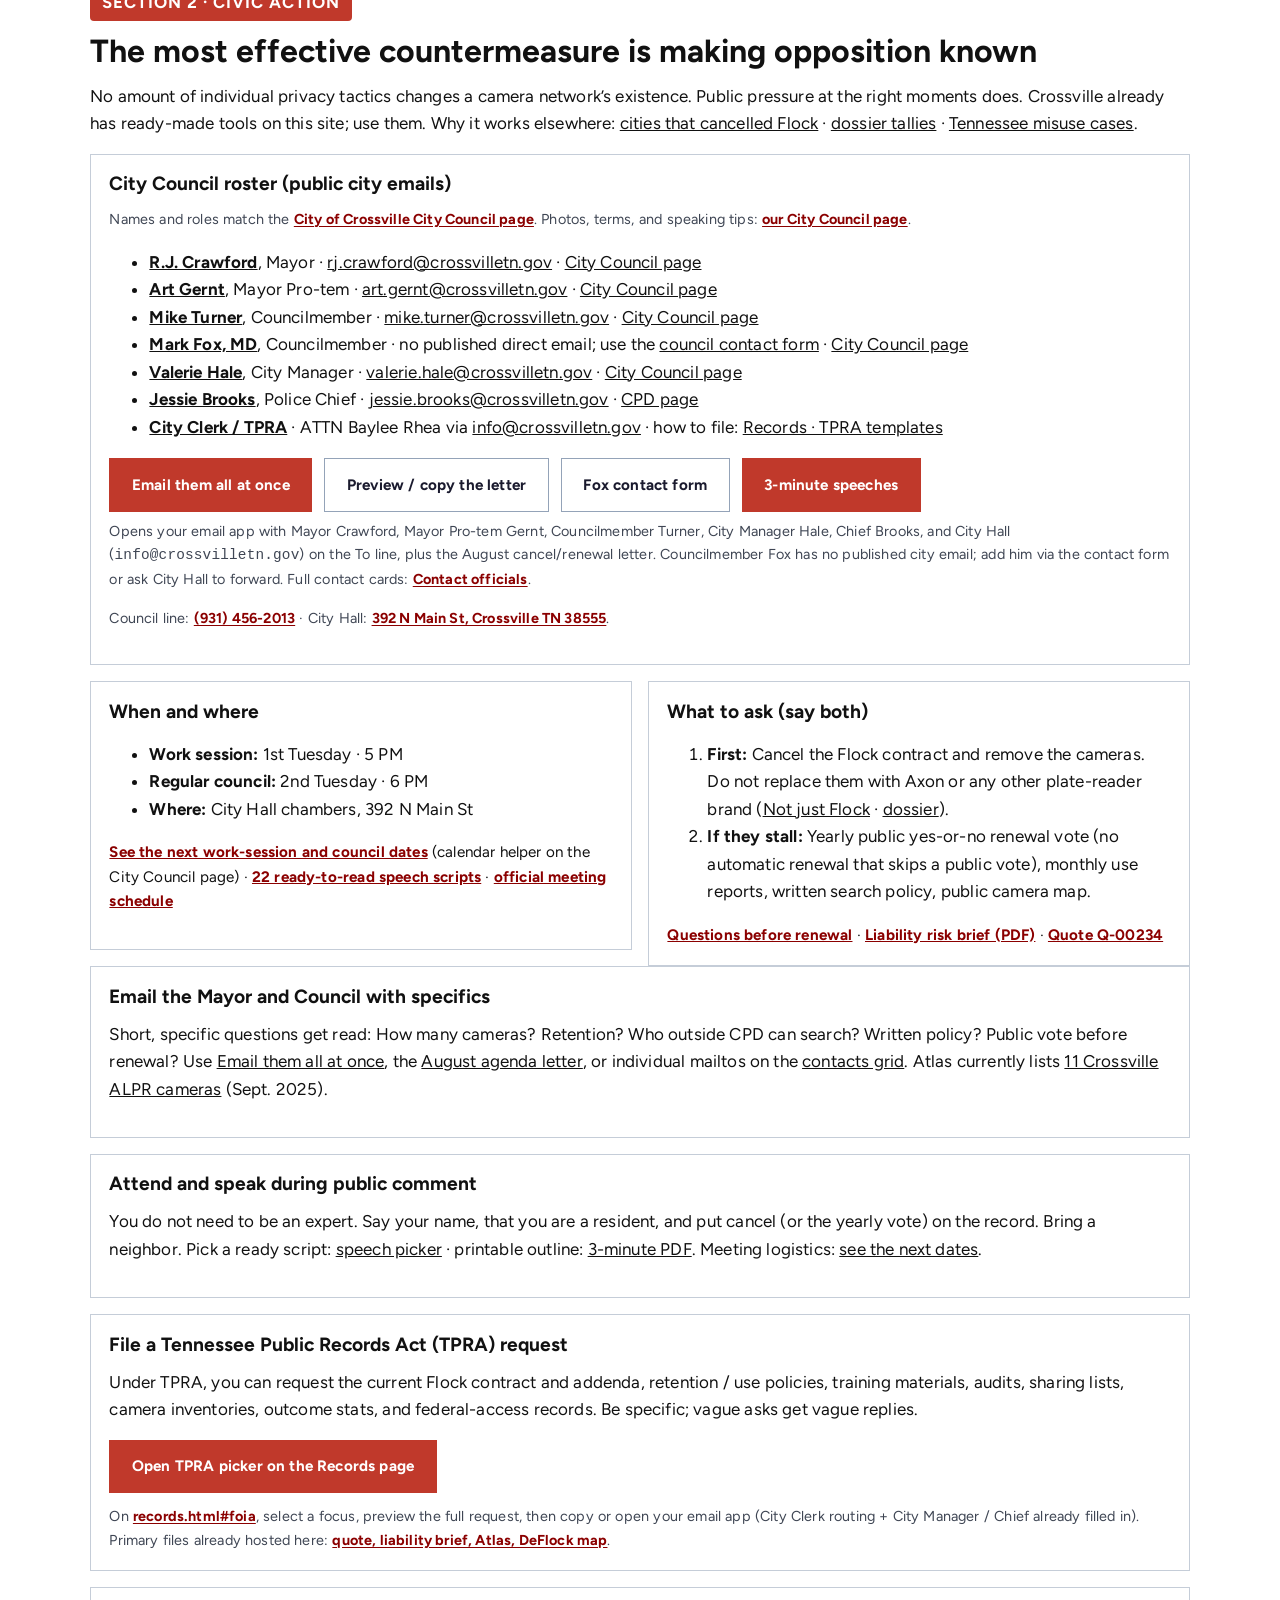
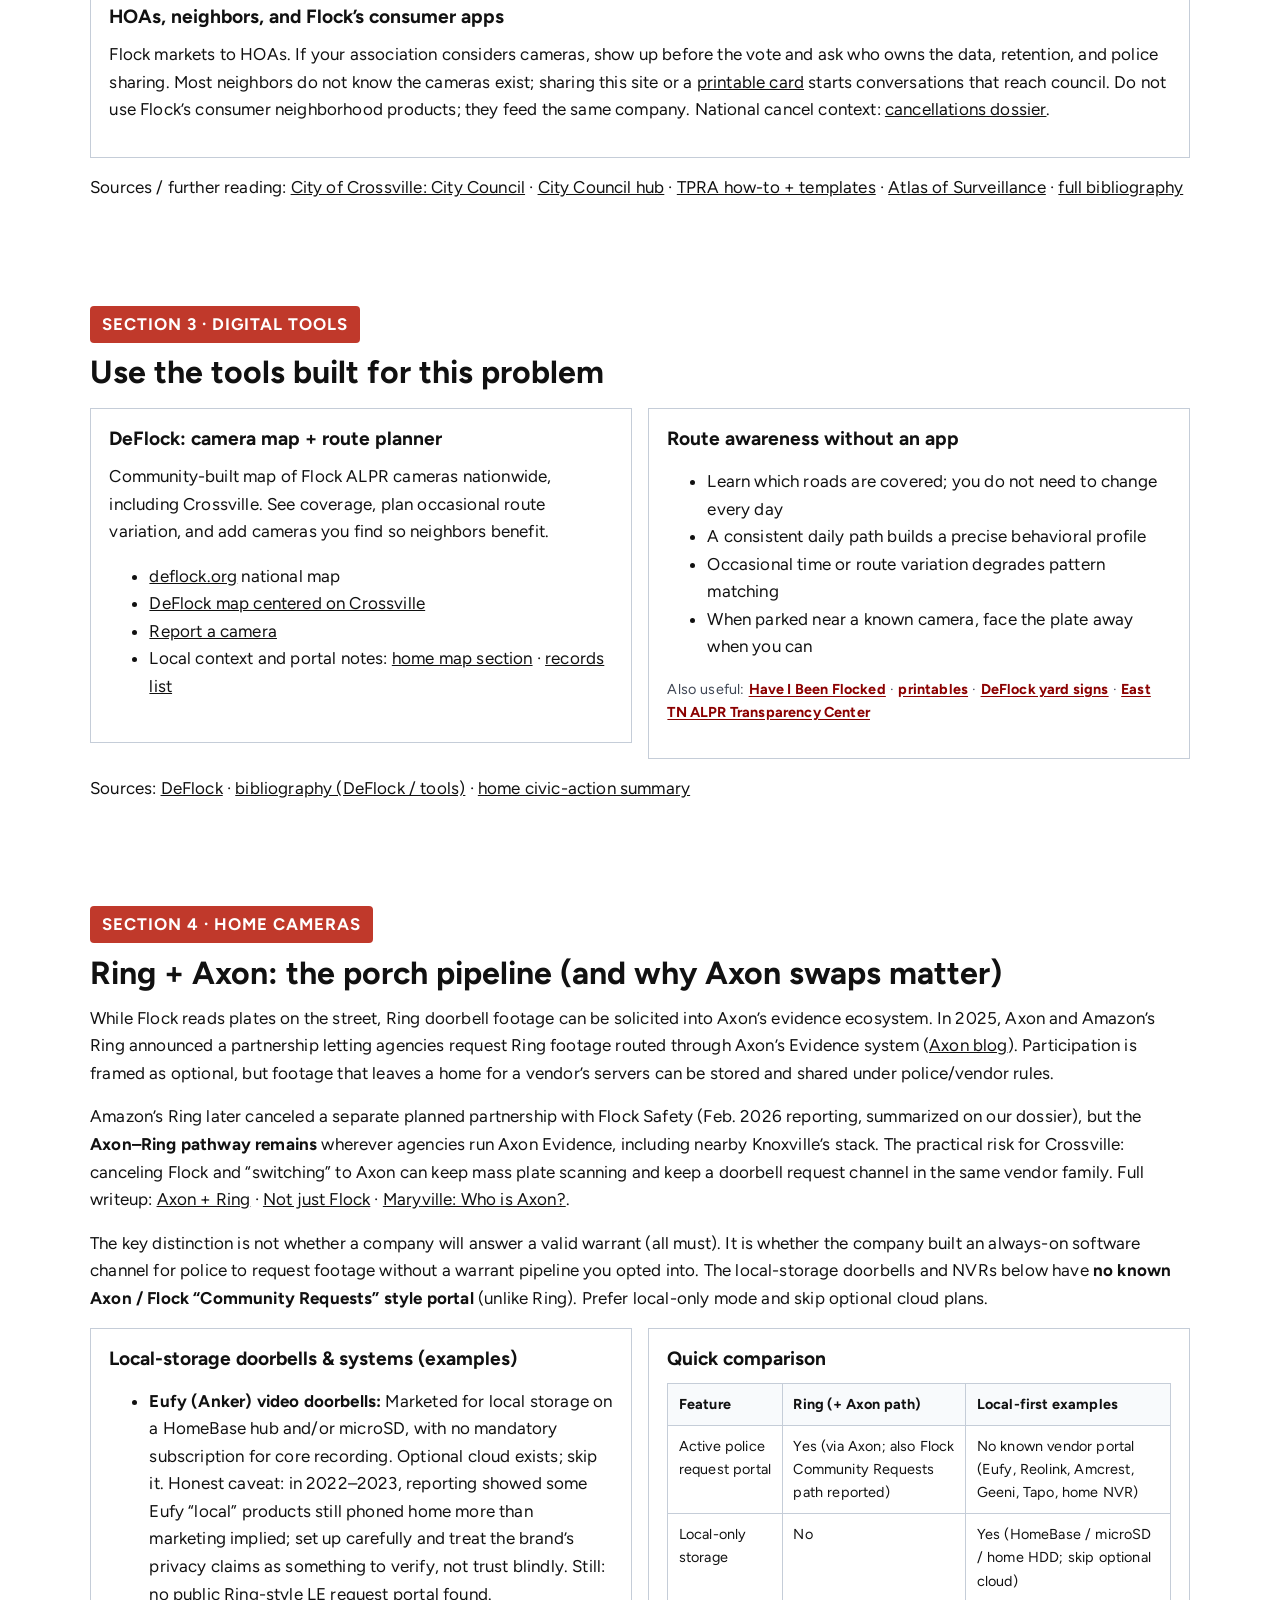
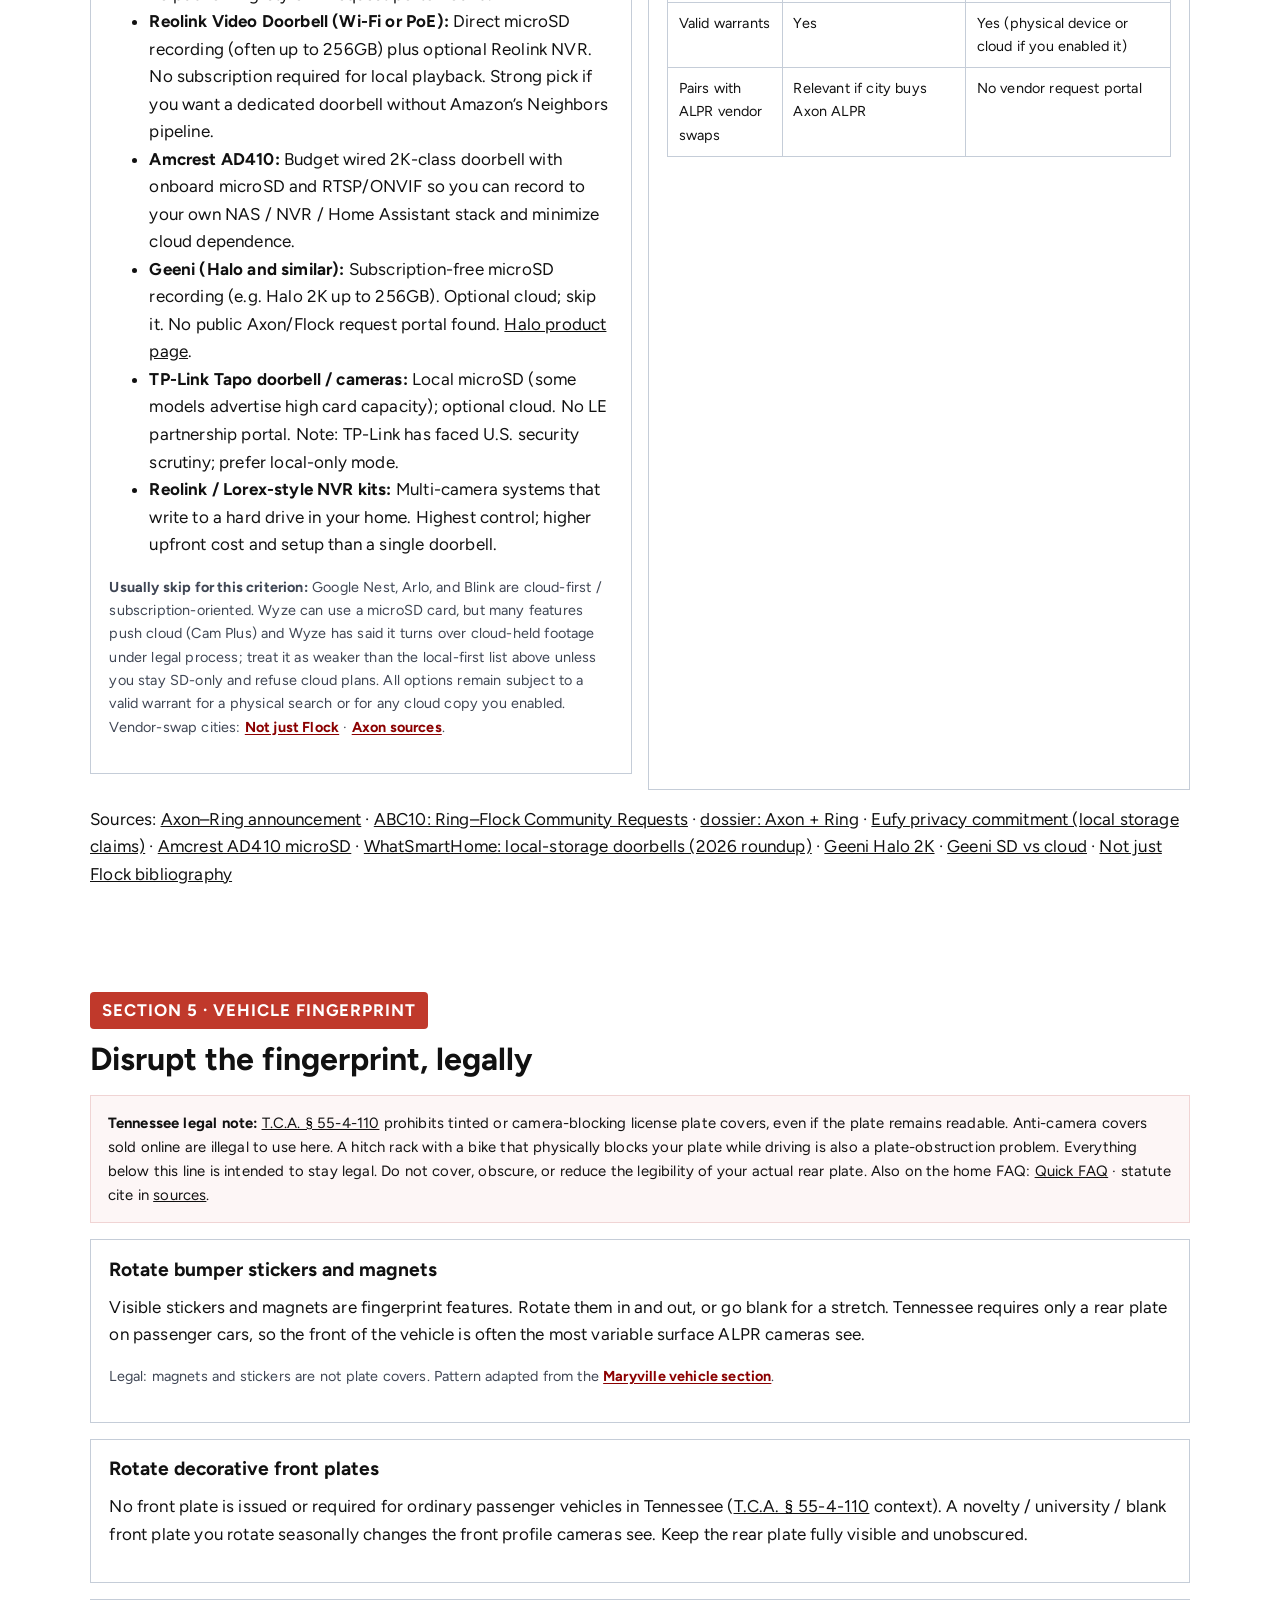
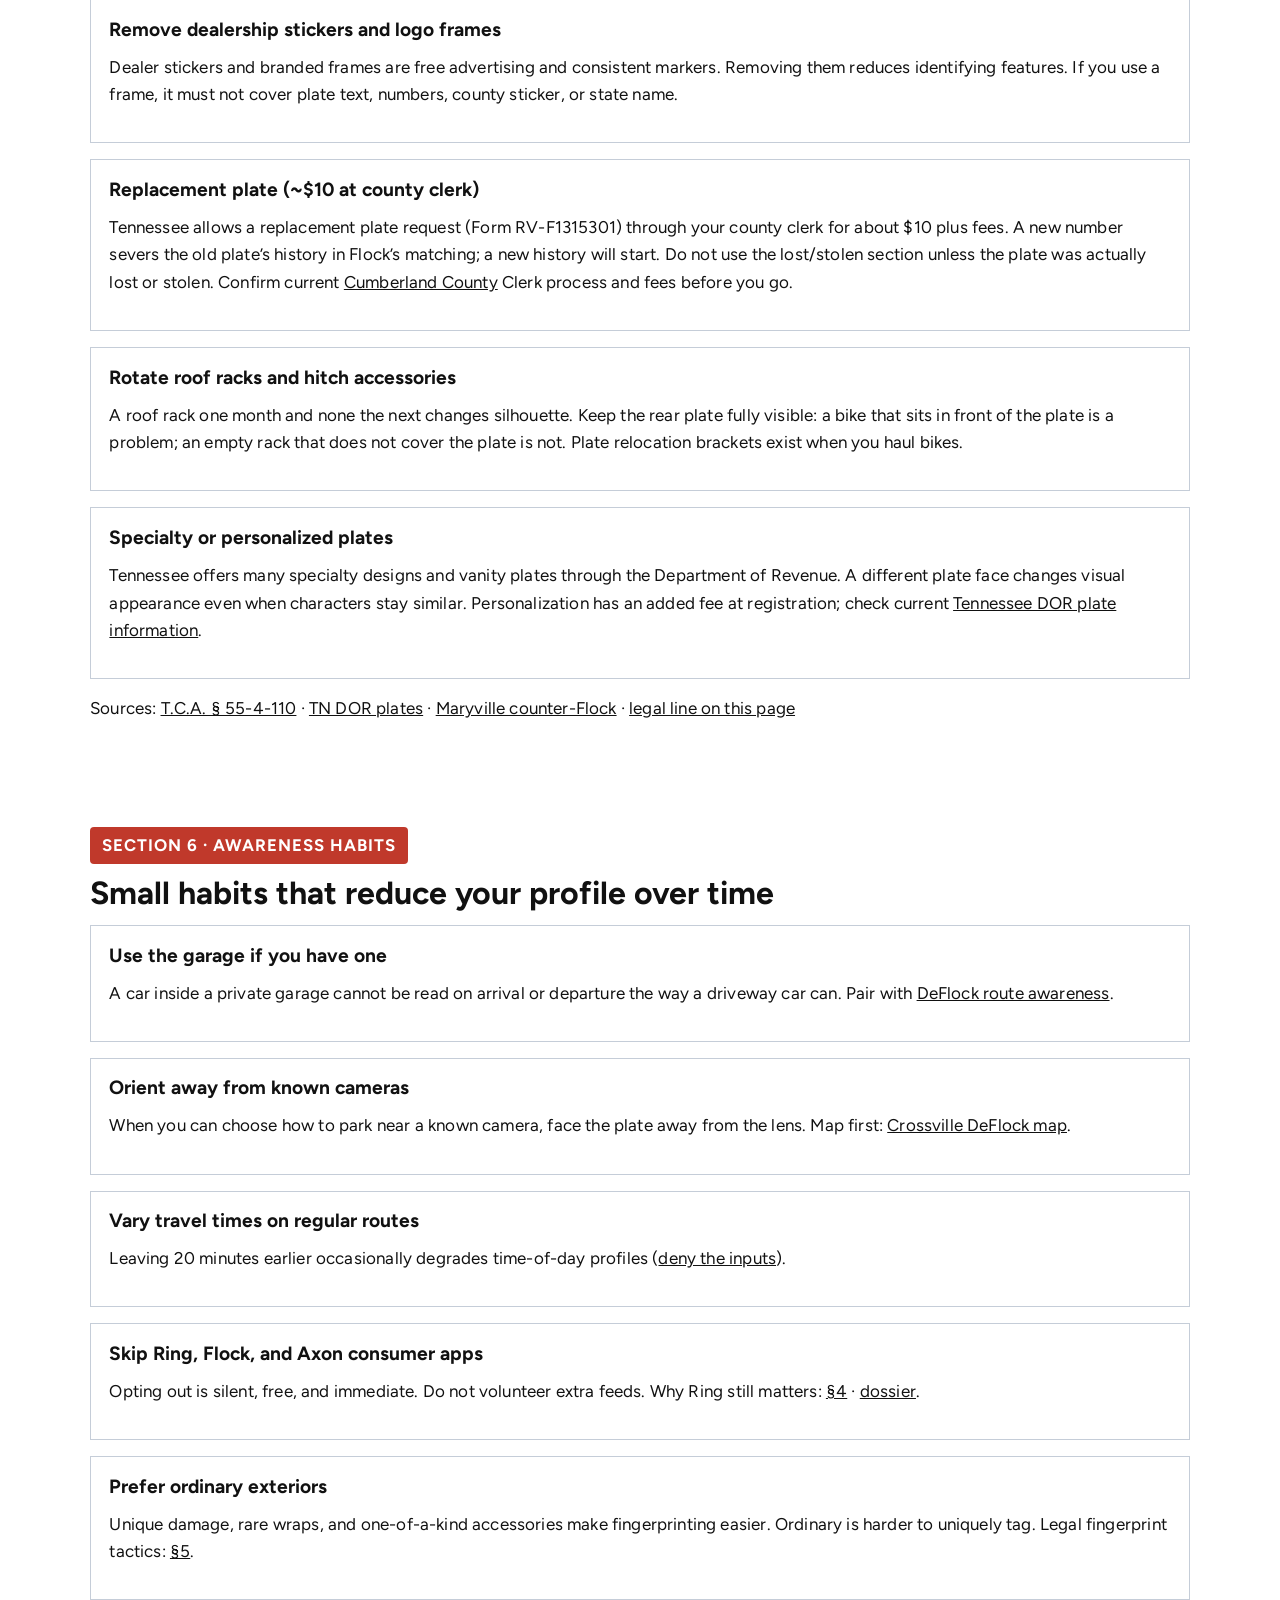
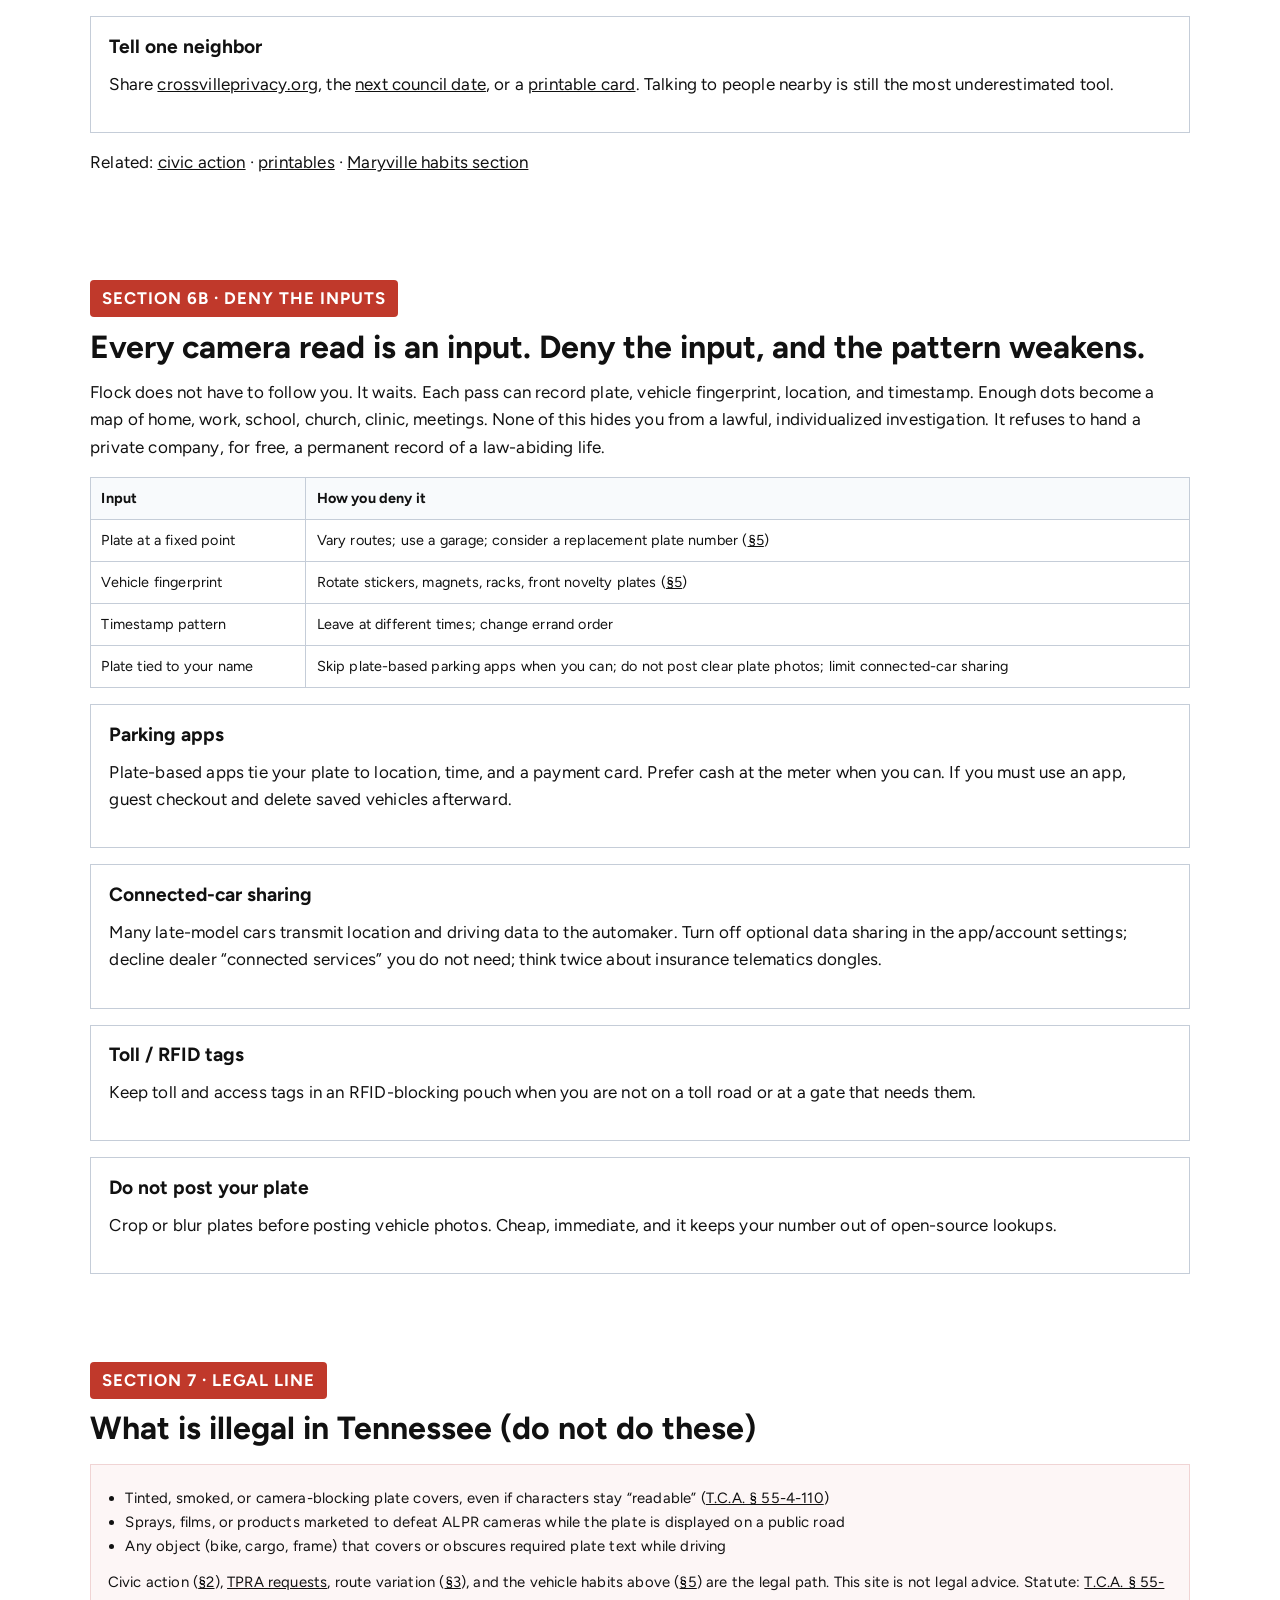
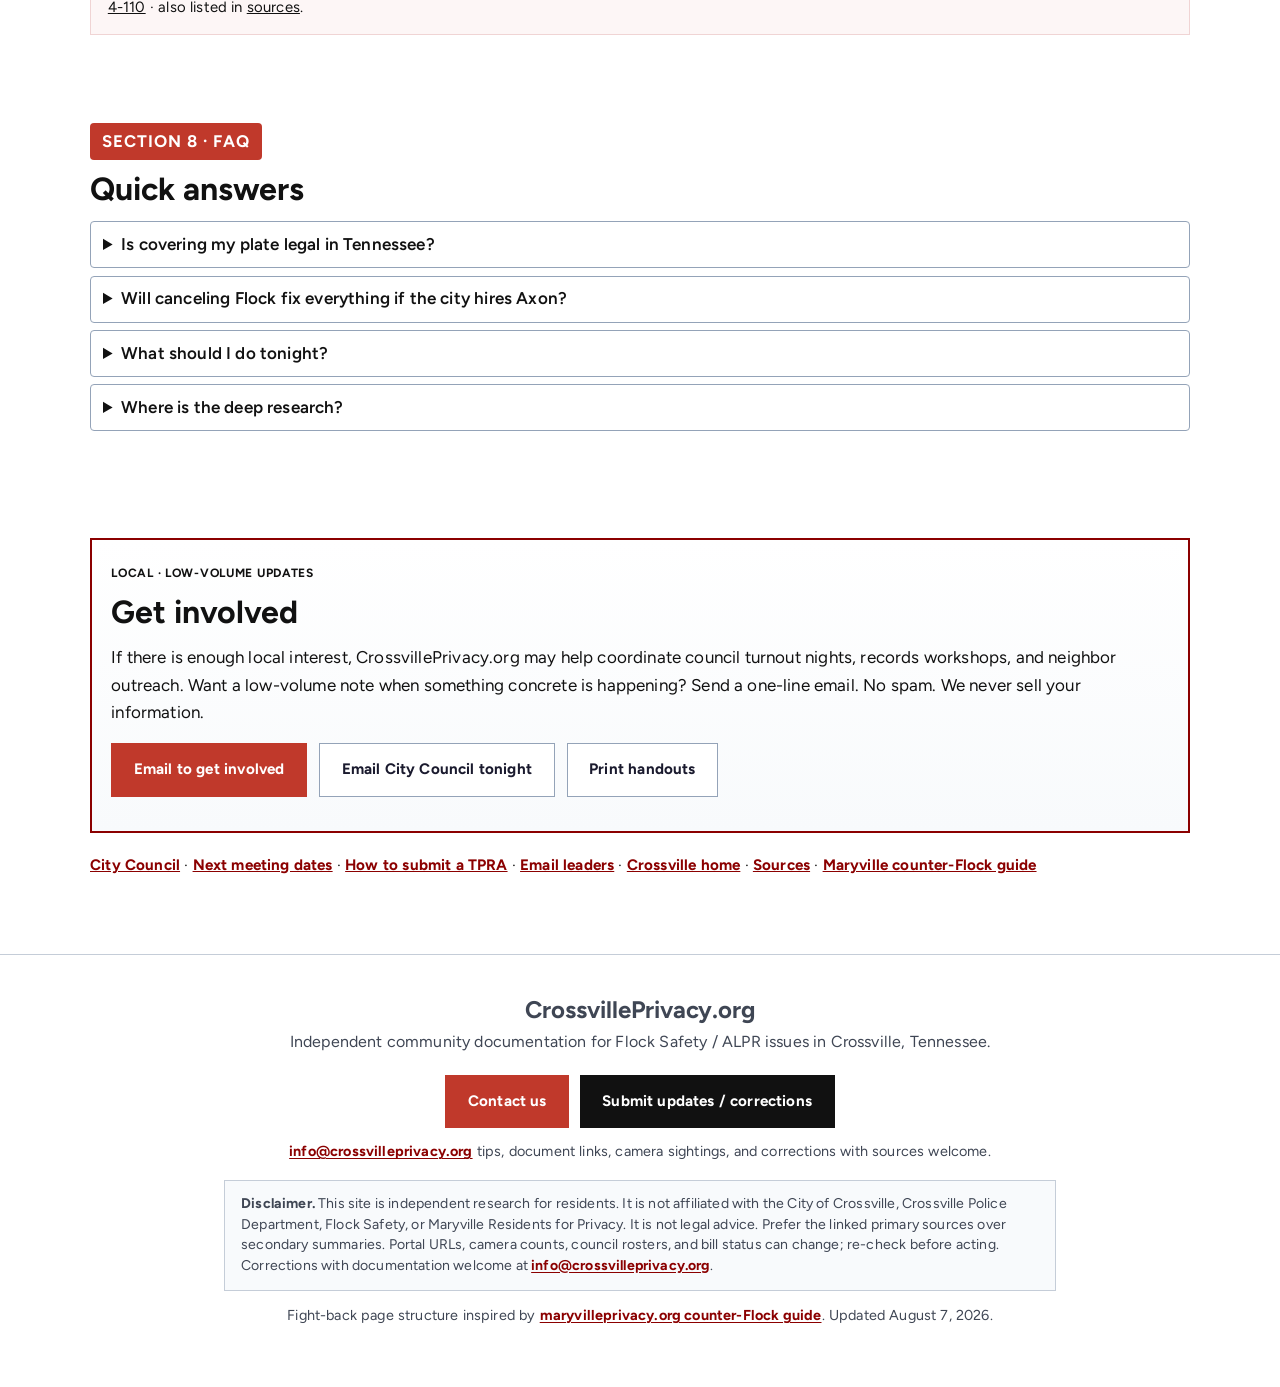
<file: fight.html>
<!DOCTYPE html>
<html lang="en">
<head>
  <meta charset="utf-8" />
  <meta name="viewport" content="width=device-width, initial-scale=1" />
  <title>Fight back: counter Flock surveillance · CrossvillePrivacy.org</title>
  <meta name="description" content="Lawful ways Crossville and Cumberland County residents can push back on Flock Safety ALPRs: City Council, email, TPRA, DeFlock, vehicle fingerprint habits, and what is illegal in Tennessee." />
  <link rel="canonical" href="https://crossvilleprivacy.org/fight.html" />
  <link rel="sitemap" type="application/xml" title="Sitemap" href="https://crossvilleprivacy.org/sitemap.xml" />
  <meta property="og:type" content="website" />
  <meta property="og:site_name" content="CrossvillePrivacy.org" />
  <meta property="og:url" content="https://crossvilleprivacy.org/fight.html" />
  <meta property="og:title" content="Fight back: counter Flock surveillance · CrossvillePrivacy.org" />
  <meta property="og:description" content="Civic action, digital tools, and legal everyday habits to shrink Crossville’s Flock footprint, without illegal plate covers." />
  <meta property="og:image" content="https://crossvilleprivacy.org/assets/hero-main-street.jpg" />
  <meta property="og:locale" content="en_US" />
  <meta name="twitter:card" content="summary_large_image" />
  <meta name="twitter:title" content="Fight back: counter Flock surveillance · CrossvillePrivacy.org" />
  <meta name="twitter:description" content="Lawful toolkit for Crossville residents: council, email, TPRA, DeFlock, and legal vehicle habits." />
  <meta name="twitter:image" content="https://crossvilleprivacy.org/assets/hero-main-street.jpg" />
  <link rel="stylesheet" href="styles.css" />
  <link rel="icon" href="assets/favicon.svg" type="image/svg+xml" />
  <link rel="icon" href="assets/favicon-32.png" type="image/png" sizes="32x32" />
  <link rel="apple-touch-icon" href="assets/apple-touch-icon.png" />
  <meta name="theme-color" content="#c0392b" />
  <meta name="referrer" content="strict-origin-when-cross-origin" />
</head>
<body>
  <header class="site-header">
    <div class="wrap bar">
      <a class="brand" href="index.html"><img class="brand-mark" src="assets/brand-mark.png" width="28" height="28" alt="" />Crossville<span>Privacy</span></a>
      <button type="button" class="nav-toggle" data-nav-toggle aria-controls="site-nav" aria-expanded="false" aria-label="Open menu">
        <span class="nav-toggle-bars" aria-hidden="true"></span>
      </button>
      <nav id="site-nav" class="nav" data-site-nav aria-label="Primary">
        <a href="index.html">Crossville</a>
        <a href="tennessee.html">Tennessee</a>
        <a href="national.html">National</a>
        <a href="council.html">City Council</a>
        <a href="fight.html" aria-current="page">Fight back</a>
        <a href="flock.html">Flock dossier</a>
        <a href="records.html">Records</a>
        <a href="printables.html">Print</a>
        <a href="sources.html">Sources</a>
      </nav>
    </div>
  </header>

  <main id="top">
    <section class="hero">
      <div class="wrap">
        <div class="hero-panel" data-hero-rotate data-hero-interval="9000">
          <div class="hero-slides" aria-hidden="true">
            <img class="hero-media is-active" src="assets/hero-main-street.jpg" alt="" width="1920" height="1468" fetchpriority="high" decoding="async" data-hero-alt="Downtown Crossville Main Street" data-hero-credit="Main Street photo: Brian Stansberry / Wikimedia Commons (CC BY 4.0)" data-hero-credit-href="https://commons.wikimedia.org/wiki/File:Crossville-Main-Street-tn1.jpg" />
            <img class="hero-media" src="assets/hero-courthouse.jpg" alt="" width="1460" height="1143" loading="lazy" decoding="async" data-hero-alt="Cumberland County Courthouse in Crossville" data-hero-credit="Courthouse photo: Brian Stansberry / Wikimedia Commons (CC BY 3.0)" data-hero-credit-href="https://commons.wikimedia.org/wiki/File:Cumberland-county-tennessee-courthouse1.jpg" />
            <img class="hero-media" src="assets/hero-homesteads-tower.jpg" alt="" width="1920" height="1440" loading="lazy" decoding="async" data-hero-alt="Cumberland Homesteads Museum and Tower near Crossville" data-hero-credit="Homesteads Tower photo: Brian Stansberry / Wikimedia Commons (CC BY 3.0)" data-hero-credit-href="https://commons.wikimedia.org/wiki/File:Cumberland-homesteads-tower-tn1.jpg" />
            <img class="hero-media" src="assets/hero-byrd-creek.jpg" alt="" width="1920" height="1277" loading="lazy" decoding="async" data-hero-alt="Byrd Creek Dam and CCC stone bridge at Cumberland Mountain State Park" data-hero-credit="Byrd Creek Dam &amp; Bridge photo: David Ratledge / Wikimedia Commons (CC BY 4.0)" data-hero-credit-href="https://commons.wikimedia.org/wiki/File:Byrd_Creek_Dam_%26_Bridge_-_Cumberland_Mountain_State_Park,_Tennessee_-_June_24,_2014.jpg" />
          </div>
          <div class="hero-watchers" aria-hidden="true">
            <span class="hero-watcher hero-watcher-right">
              <img src="assets/hero-flock-camera.png" alt="" width="320" height="411" decoding="async" />
            </span>
          </div>
          <p class="visually-hidden">A decorative Flock Safety camera appears in the top-right of the banner, as if watching Crossville landmarks below.</p>
          <div class="hero-copy">
            <div class="hero-kicker">Action · Lawful countermeasures</div>
            <h1>Crossville<span>Privacy</span></h1>
            <p class="lede">Take it down. Your movements are not a product. This page is how Crossville residents push back, lawfully and effectively, starting tonight.</p>
            <div class="cta-row">
              <a class="btn btn-primary" href="#civic-email-all">Email leaders together</a>
              <a class="btn btn-ghost" href="#toolkit">Open the toolkit</a>
              <a class="btn btn-ghost" href="council.html#council-show-up">See next council dates</a>
            </div>
            <nav class="hero-jumps" aria-label="Jump to sections on this page">
              <a href="#toc">On this page</a>
              <a href="#toolkit">Toolkit</a>
              <a href="#civic">Civic action</a>
              <a href="#legal-line">Legal line</a>
              <a href="#vehicle">Vehicle habits</a>
            </nav>
          </div>
          <p class="hero-photo-credit" aria-label="Image credits">
            <a href="https://commons.wikimedia.org/wiki/File:Crossville-Main-Street-tn1.jpg" target="_blank" rel="noopener" data-hero-credit-link>Main Street photo: Brian Stansberry / Wikimedia Commons (CC BY 4.0)</a>
            <span class="hero-credit-sep" aria-hidden="true"> · </span>
            <a href="https://www.malwarebytes.com/blog/news/2026/07/the-backlash-against-flock-cameras-is-spreading" target="_blank" rel="noopener">Corner Flock camera: cutout from Malwarebytes (horizontally flipped; sky removed)</a>
          </p>
        </div>
      </div>
    </section>

    <section id="on-this-page" aria-label="On this page">
      <div class="wrap">
        <nav id="toc" class="toc" aria-label="On this page">
          <strong>On this page</strong>
          <ol class="toc-list">
            <li><a href="#tldr">TL;DR</a> · <a href="#toolkit">Toolkit</a></li>
            <li><a href="#federal">Federal bills</a> · <a href="#week-of-action">Week of Action</a></li>
            <li><a href="#why">Why this is your right</a></li>
            <li><a href="#civic">Civic action</a> · <a href="#civic-email-all">Email all</a> · <a href="records.html#foia">TPRA templates</a> · <a href="#digital">Digital tools</a></li>
            <li><a href="#doorbell">Doorbell / Ring</a> · <a href="#vehicle">Vehicle fingerprint</a></li>
            <li><a href="#habits">Habits</a> · <a href="#deny-inputs">Deny the inputs</a></li>
            <li><a href="#legal-line">Legal line</a> · <a href="#faq">FAQ</a> · <a href="#involved">Get involved</a></li>
          </ol>
        </nav>
      </div>
    </section>

    <section id="tldr" aria-labelledby="tldr-heading">
      <div class="wrap">
        <span class="section-label">Start here</span>
        <h2 id="tldr-heading">You do not have to make it easy</h2>
        <p>You are not required to feed a private company a permanent profile of your movements. This page covers legal, practical tools for Crossville and Cumberland County residents to shrink the data Flock Safety collects, through civic action, digital tools, and everyday habits that disrupt the vehicle fingerprint Flock builds over time.</p>
        <div class="warn-box" style="margin-top:1rem;">
          <strong>One principle first:</strong> every tactic here is meant to be lawful in Tennessee. Where a common internet idea (tinted plate covers, IR sprays, a bike that blocks your plate) is illegal here, we say so and point to
          <a href="https://law.justia.com/codes/tennessee/title-55/chapter-4/part-1/section-55-4-110/" target="_blank" rel="noopener">T.C.A. § 55-4-110</a>
          and the <a href="#legal-line">legal line</a>. This is not legal advice; re-check the linked law before you act.
        </div>
        <p class="note" style="margin-top:0.85rem;">Pattern credit: the structure is adapted from <a href="https://www.maryvilleprivacy.org/maryville-residents-for-privacy/counter-flock-surveillance-maryville/" target="_blank" rel="noopener">Maryville Residents for Privacy’s counter-Flock guide</a>, rewritten for Crossville contacts, meetings, and this site’s tools.</p>
      </div>
    </section>

    <section id="toolkit" aria-labelledby="toolkit-heading">
      <div class="wrap">
        <span class="section-label">Your toolkit</span>
        <h2 id="toolkit-heading">What can I do right now?</h2>
        <p>Pick the action that fits your time today. The first row is what actually shrinks or removes the camera network. The second row trims the data collected on you. Both matter.</p>

        <p class="toolkit-legend" aria-hidden="true">
          <span class="impact-pill impact-high">High impact</span> removes or limits the network
          <span class="impact-pill impact-med">Medium</span>
          <span class="impact-pill impact-low">Lower</span> trims your footprint
        </p>

        <h3 class="toolkit-subhead">Start here: actions that move cameras</h3>
        <div class="toolkit-grid">
          <a class="toolkit-tile toolkit-high" href="#civic-email-all">
            <span class="impact-pill impact-high">High · ~2 min · free</span>
            <strong>Send one email to Mayor and Council</strong>
            <p>One button emails leaders together with the August cancel/renewal letter. Ask cancel first; yearly public vote if they stall.</p>
            <span class="toolkit-go">Email them all at once →</span>
          </a>
          <a class="toolkit-tile toolkit-high" href="council.html#council-show-up">
            <span class="impact-pill impact-high">High · this month · free</span>
            <strong>Speak at City Council</strong>
            <p>Five residents in the room beat a thousand form emails. Work session 1st Tuesday 5&nbsp;PM; council 2nd Tuesday 6&nbsp;PM.</p>
            <span class="toolkit-go">Meeting times + 3-min scripts →</span>
          </a>
          <a class="toolkit-tile toolkit-med" href="records.html#foia">
            <span class="impact-pill impact-med">Medium · ~15 min · free</span>
            <strong>File a TPRA request</strong>
            <p>Pull the Flock contract, retention policy, audits, map, and sharing records under TPRA. Select, preview, copy, or email with recipients filled in.</p>
            <span class="toolkit-go">TPRA picker + templates →</span>
          </a>
          <a class="toolkit-tile toolkit-high" href="#federal">
            <span class="impact-pill impact-high">High · ~5 min · free</span>
            <strong>Back federal bills that cut Flock</strong>
            <p>One-tap Resistbot letter for H.R. 9800, or text WRITE to 50409. Asks your House member and both senators for you.</p>
            <span class="toolkit-go">Resistbot + bill contacts →</span>
          </a>
        </div>

        <h3 class="toolkit-subhead">Useful, but they do not remove the cameras</h3>
        <div class="toolkit-grid">
          <a class="toolkit-tile" href="#digital">
            <span class="impact-pill impact-med">Medium · ~5 min · free</span>
            <strong>Map cameras near you</strong>
            <p>Use DeFlock, then vary routes occasionally so no single daily path builds a precise profile.</p>
            <span class="toolkit-go">Digital tools →</span>
          </a>
          <a class="toolkit-tile" href="#doorbell">
            <span class="impact-pill impact-med">Medium · this week · cost varies</span>
            <strong>Get your doorbell out of the police pipeline</strong>
            <p>Ring footage can flow into Axon’s evidence path. Compare Eufy, Reolink, Amcrest, Geeni, Tapo, and home NVRs with no LE request portal.</p>
            <span class="toolkit-go">Compare options →</span>
          </a>
          <a class="toolkit-tile" href="#vehicle">
            <span class="impact-pill impact-low">Lower · ongoing · free–$10</span>
            <strong>Disrupt your vehicle fingerprint</strong>
            <p>Rotate magnets, decals, racks, and front novelty plates, legally. Read the legal line before touching the plate itself.</p>
            <span class="toolkit-go">Legal tactics →</span>
          </a>
          <a class="toolkit-tile" href="#habits">
            <span class="impact-pill impact-low">Lower · ongoing · free</span>
            <strong>Build a few everyday privacy habits</strong>
            <p>Garage parking, vary travel times, skip Flock and Ring consumer apps. Quiet cuts to what the system learns.</p>
            <span class="toolkit-go">Habits →</span>
          </a>
        </div>

        <a class="toolkit-legal-jump" href="#legal-line">
          <strong>Before you modify anything:</strong> tinted plate covers, IR sprays, and a bike that blocks your plate are illegal in Tennessee even if the plate stays “readable.” Read the legal line.
        </a>

        <div class="stats dossier-tally row-exits" style="margin-top:1.25rem;" aria-label="Quick facts">
          <div class="stat">
            <span class="num">6</span>
            <span class="cap">Action tracks on this page</span>
          </div>
          <div class="stat">
            <span class="num">$0</span>
            <span class="cap">Cost of most civic tactics</span>
          </div>
          <div class="stat">
            <span class="num"><a href="#legal-line">Illegal</a></span>
            <span class="cap">Plate covers in TN · T.C.A. § 55-4-110</span>
          </div>
          <div class="stat">
            <span class="num"><a href="https://deflock.org/" target="_blank" rel="noopener">Free</a></span>
            <span class="cap">DeFlock map · deflock.org</span>
          </div>
        </div>
      </div>
    </section>

    <section id="federal" aria-labelledby="federal-heading">
      <div class="wrap">
        <article class="case case-spotlight">
          <div class="tag">Federal legislation · highest-leverage national track</div>
          <h2 id="federal-heading">There are bills in Congress that would starve Flock-style systems</h2>
          <p><strong>H.R. 9800</strong>, the Protection Against Mass Surveillance Act (Rep. Tim Burchett, TN-2, July 21, 2026), names Flock Safety directly. It would bar federal agencies from buying, operating, accessing, or contracting for ALPRs and similar mass-tracking systems, and block state and local use of <strong>federal funds</strong> for them. Improperly collected data would have to be deleted and kept out of court. Status as of late July / early August 2026: introduced and referred to committee; not yet law; needs cosponsors. Background: <a href="tennessee.html#burchett-hr9800">Tennessee · Burchett / H.R. 9800</a>.</p>
          <p>Related pressure: Rep. Keith Self’s <a href="national.html#self-privacy-act">H.R. 9716 PRIVACY Act</a> (warrant for federal ALPR access) and Rep. Thomas Massie’s teased bill to cut federal funds for Flock-style cameras (<a href="national.html#massie-bill">national writeup</a>). Flock has argued Burchett’s bill would effectively ban its cameras (<a href="https://thestarnewsnetwork.com/2026/08/01/flock-safety-says-bill-by-congressman-tim-burchett-would-effectively-ban-controversial-cameras-calls-for-federal-safeguards/" target="_blank" rel="noopener">Star News Network, Aug. 1, 2026</a>).</p>
          <div class="panel" style="margin-top:1rem;">
            <h3>What you can do in five minutes</h3>
            <p><strong>Fastest path:</strong> use <a href="https://resist.bot/" target="_blank" rel="noopener">Resistbot</a>. It looks up your U.S. Representative and both senators from your address, then delivers your message by email/fax/mail. Minimal info the first time (address + email verify); after that it is mostly one tap.</p>
            <p class="cta-row" style="margin:0.85rem 0 1rem;">
              <a class="btn btn-primary" href="https://resist.bot/letters/6b2a2b45-3aad-425a-b0a8-7f7456a3bc2b" target="_blank" rel="noopener">Resistbot: support H.R. 9800</a>
              <a class="btn btn-outline" href="sms:50409?&amp;body=WRITE">Text WRITE to 50409</a>
              <a class="btn btn-ghost" href="https://resist.bot/" target="_blank" rel="noopener">Resistbot home / web bot</a>
            </p>
            <p class="note" style="margin:0 0 0.85rem;">On the campaign page, choose <strong>Send your own letter</strong> (or start from the sample). Prefer your own words asking your members to <strong>cosponsor / support H.R. 9800</strong> and keep federal money off mass plate scanning. Or text <strong>WRITE</strong> to <strong>50409</strong>, paste bill number <strong>HR 9800</strong>, and let the bot draft. Message rates may apply for SMS; text STOP to opt out. Resistbot is a third-party nonprofit tool, not affiliated with this site.</p>
            <ul>
              <li><strong>Crossville / Cumberland County (TN-6):</strong> Resistbot will route to your House member automatically. As of August 2026 the seat is held by Rep. John Rose (retiring; November general follows the Aug. 6 primary). Confirm anytime at <a href="https://www.house.gov/representatives/find-your-representative" target="_blank" rel="noopener">house.gov</a>.</li>
              <li><strong>Both Tennessee senators:</strong> Resistbot includes Sens. Blackburn and Hagerty when you use a Tennessee address. Manual contact forms if you prefer: <a href="https://www.blackburn.senate.gov/" target="_blank" rel="noopener">Blackburn</a> · <a href="https://www.hagerty.senate.gov/" target="_blank" rel="noopener">Hagerty</a>.</li>
              <li><strong>Thank Burchett anyway:</strong> He represents TN-2 (including Maryville / Blount), not Crossville, but the bill helps every city. Short thank-you + “recruit cosponsors” notes matter. <a href="https://burchett.house.gov/contact" target="_blank" rel="noopener">burchett.house.gov/contact</a> · more context on <a href="tennessee.html#burchett-hr9800">Tennessee · H.R. 9800</a>.</li>
            </ul>
            <p class="sources" style="margin-top:0.75rem;">Track / tools:
              <a href="https://resist.bot/letters/6b2a2b45-3aad-425a-b0a8-7f7456a3bc2b" target="_blank" rel="noopener">Resistbot H.R. 9800 letter</a> ·
              <a href="https://resist.bot/guide" target="_blank" rel="noopener">Resistbot usage guide</a> ·
              <a href="https://www.congress.gov/119/bills/hr9800/BILLS-119hr9800ih.pdf" target="_blank" rel="noopener">H.R. 9800 PDF</a> ·
              <a href="https://www.congress.gov/bill/119th-congress/house-bill/9800" target="_blank" rel="noopener">Congress.gov</a> ·
              <a href="https://www.wate.com/news/politics/burchett-proposes-mass-surveillance-ban/" target="_blank" rel="noopener">WATE interview (Aug. 3, 2026)</a> ·
              <a href="https://fox17.com/news/local/we-gotta-ban-these-dadgum-things-congressman-criticizes-flock-cameras-police-respond" target="_blank" rel="noopener">FOX17 / Burchett</a> ·
              <a href="sources.html">sources bibliography</a>
            </p>
          </div>
        </article>
      </div>
    </section>

    <section id="week-of-action" aria-labelledby="woa-heading">
      <div class="wrap">
        <article class="case">
          <div class="tag">National call · Aug. 16–22, 2026</div>
          <h2 id="woa-heading">National Week of Action Against ALPRs</h2>
          <p>DeFlock and local coalitions are organizing a <strong>National Week of Action Against ALPRs</strong> for <time datetime="2026-08-16">August 16</time>–<time datetime="2026-08-22">22, 2026</time>: council testimony, canvassing, marches, and education. Pair a local council night (<a href="council.html#council-show-up">see the next Crossville dates</a>) with a national toolkit so Crossville is not arguing alone.</p>
          <p class="sources">
            <a href="https://www.noalprs.com/" target="_blank" rel="noopener">noalprs.com</a> ·
            <a href="national.html#alpr-week-of-action">National page note</a> ·
            <a href="https://deflock.org/" target="_blank" rel="noopener">DeFlock</a> ·
            <a href="sources.html">sources</a>
          </p>
        </article>
      </div>
    </section>

    <section id="why" aria-labelledby="why-heading">
      <div class="wrap">
        <span class="section-label">Section 1 · Why this is your right</span>
        <h2 id="why-heading">You do not owe a private company your movement data</h2>
        <p>Flock Safety is not a government agency. It is a venture-backed private company that profits by building databases of vehicle movement patterns and licensing access to them. When Flock’s cameras read your plate, they collect information about where you go, how often, and at what time, without your consent, without a warrant, and without any obligation to tell you what they do with that data long-term. Product context: <a href="flock.html#who-is-flock">Who is Flock</a> · <a href="flock.html">Flock dossier</a>.</p>
        <p>Choosing to reduce the data you hand them is not obstruction of justice. It is not anti-police. It is a reasonable privacy interest in your own daily movements. The Fourth Amendment has never required you to make it easier for surveillance systems, public or private, to track you. Documented personal-use abuse of the same kind of system already exists in Tennessee (<a href="tennessee.html#gauthier">Oak Ridge / Gauthier</a>) and nationwide (<a href="national.html#nationwide-misuse">misuse dossier</a> · <a href="docs/Flock_Safety_ALPR_Misuse_Master_Database.json">JSON</a>).</p>
        <div class="grid-2" style="margin-top:1rem;">
          <article class="panel">
            <h3>Vehicle fingerprinting</h3>
            <p>Flock does not only read your plate number. Cameras capture make, model, color, body style, roof rack, bumper stickers, damage, and other visual attributes, building a unique profile over time. Each read adds to that profile. The more consistent your vehicle looks, the more accurate the fingerprint. Practical counter-tactics: <a href="#vehicle">§5</a>. Sister explainer: <a href="https://www.maryvilleprivacy.org/maryville-residents-for-privacy/counter-flock-surveillance-maryville/" target="_blank" rel="noopener">Maryville counter-Flock guide</a>.</p>
          </article>
          <article class="panel">
            <h3>“Confusing the algorithm”</h3>
            <p>The system works best when your vehicle looks identical at every pass. Small, lawful changes to your visual profile, over time and in rotation, make consistent pattern-matching harder. You are not hiding your vehicle. You are free to look different from one day to the next. Stay on the right side of <a href="#legal-line">T.C.A. § 55-4-110</a>.</p>
          </article>
        </div>
        <p class="note" style="margin-top:1rem;"><strong>Crossville assessment:</strong> civic action is always the most powerful tool (<a href="#civic">§2</a>). Tactics that reduce data collection are meaningful, but the camera network only keeps growing if it goes unchallenged. Both tracks matter. Local facts: <a href="https://www.atlasofsurveillance.org/a/TN0180100ALPR" target="_blank" rel="noopener">Atlas · 11 cameras</a> · <a href="docs/FLOCK%20Crossville%20Quote.pdf">Quote Q-00234</a> · <a href="index.html">home page</a>.</p>
      </div>
    </section>

    <section id="civic" aria-labelledby="civic-heading">
      <div class="wrap">
        <span class="section-label">Section 2 · Civic action</span>
        <h2 id="civic-heading">The most effective countermeasure is making opposition known</h2>
        <p>No amount of individual privacy tactics changes a camera network’s existence. Public pressure at the right moments does. Crossville already has ready-made tools on this site; use them. Why it works elsewhere: <a href="national.html#cancellations">cities that cancelled Flock</a> · <a href="national.html#dossier-tally">dossier tallies</a> · <a href="tennessee.html#abuse">Tennessee misuse cases</a>.</p>

        <div class="panel" id="civic-roster" style="margin-top:1rem;">
          <h3>City Council roster (public city emails)</h3>
          <p class="note" style="margin:0 0 0.75rem;">Names and roles match the <a href="https://crossvilletn.gov/city-council/" target="_blank" rel="noopener">City of Crossville City Council page</a>. Photos, terms, and speaking tips: <a href="council.html#members">our City Council page</a>.</p>
          <ul class="fight-contact-list">
            <li><strong><a href="council.html#members">R.J. Crawford</a></strong>, Mayor · <a href="mailto:rj.crawford@crossvilletn.gov">rj.crawford@crossvilletn.gov</a> · <a href="https://crossvilletn.gov/city-council/" target="_blank" rel="noopener">City Council page</a></li>
            <li><strong><a href="council.html#members">Art Gernt</a></strong>, Mayor Pro-tem · <a href="mailto:art.gernt@crossvilletn.gov">art.gernt@crossvilletn.gov</a> · <a href="https://crossvilletn.gov/city-council/" target="_blank" rel="noopener">City Council page</a></li>
            <li><strong><a href="council.html#members">Mike Turner</a></strong>, Councilmember · <a href="mailto:mike.turner@crossvilletn.gov">mike.turner@crossvilletn.gov</a> · <a href="https://crossvilletn.gov/city-council/" target="_blank" rel="noopener">City Council page</a></li>
            <li><strong><a href="council.html#members">Mark Fox, MD</a></strong>, Councilmember · no published direct email; use the <a href="https://crossvilletn.gov/form_citycouncilmember/" target="_blank" rel="noopener">council contact form</a> · <a href="https://crossvilletn.gov/city-council/" target="_blank" rel="noopener">City Council page</a></li>
            <li><strong><a href="index.html#action">Valerie Hale</a></strong>, City Manager · <a href="mailto:valerie.hale@crossvilletn.gov">valerie.hale@crossvilletn.gov</a> · <a href="https://crossvilletn.gov/city-council/" target="_blank" rel="noopener">City Council page</a></li>
            <li><strong><a href="index.html#action">Jessie Brooks</a></strong>, Police Chief · <a href="mailto:jessie.brooks@crossvilletn.gov">jessie.brooks@crossvilletn.gov</a> · <a href="https://crossvilletn.gov/department/public-safety/police-department/" target="_blank" rel="noopener">CPD page</a></li>
            <li><strong><a href="records.html#foia">City Clerk / TPRA</a></strong> · ATTN Baylee Rhea via <a href="mailto:info@crossvilletn.gov">info@crossvilletn.gov</a> · how to file: <a href="records.html#foia">Records · TPRA templates</a></li>
          </ul>
          <p class="cta-row" id="civic-email-all" style="margin:1rem 0 0.5rem;">
            <a class="btn btn-primary" data-agenda-mailto href="mailto:info@crossvilletn.gov,rj.crawford@crossvilletn.gov,art.gernt@crossvilletn.gov,mike.turner@crossvilletn.gov,valerie.hale@crossvilletn.gov,jessie.brooks@crossvilletn.gov?subject=August%20agenda%3A%20recorded%20vote%20on%20canceling%20Crossville%20Flock%20cameras">Email them all at once</a>
            <a class="btn btn-outline" href="index.html#email-template">Preview / copy the letter</a>
            <a class="btn btn-ghost" href="https://crossvilletn.gov/form_citycouncilmember/" target="_blank" rel="noopener">Fox contact form</a>
            <a class="btn btn-primary" href="council.html#speech-picker">3-minute speeches</a>
          </p>
          <p class="note">Opens your email app with Mayor Crawford, Mayor Pro-tem Gernt, Councilmember Turner, City Manager Hale, Chief Brooks, and City Hall (<code>info@crossvilletn.gov</code>) on the To line, plus the August cancel/renewal letter. Councilmember Fox has no published city email; add him via the contact form or ask City Hall to forward. Full contact cards: <a href="index.html#action">Contact officials</a>.</p>
          <p class="note">Council line: <a href="tel:+19314562013">(931) 456-2013</a> · City Hall: <a href="https://www.google.com/maps/search/?api=1&amp;query=392+N+Main+St,+Crossville,+TN+38555" target="_blank" rel="noopener">392 N Main St, Crossville TN 38555</a>.</p>
        </div>

        <div class="grid-2" style="margin-top:1rem;">
          <article class="panel">
            <h3>When and where</h3>
            <ul>
              <li><strong>Work session:</strong> 1st Tuesday · 5&nbsp;PM</li>
              <li><strong>Regular council:</strong> 2nd Tuesday · 6&nbsp;PM</li>
              <li><strong>Where:</strong> City Hall chambers, 392 N Main St</li>
            </ul>
            <p class="cta-slim">
              <a href="council.html#council-show-up">See the next work-session and council dates</a>
              (calendar helper on the City Council page) ·
              <a href="council.html#speech-picker">22 ready-to-read speech scripts</a> ·
              <a href="https://crossvilletn.gov/city-council/" target="_blank" rel="noopener">official meeting schedule</a>
            </p>
          </article>
          <article class="panel">
            <h3>What to ask (say both)</h3>
            <ol>
              <li><strong>First:</strong> Cancel the Flock contract and remove the cameras. Do not replace them with Axon or any other plate-reader brand (<a href="index.html#not-just-flock">Not just Flock</a> · <a href="flock.html#not-just-flock">dossier</a>).</li>
              <li><strong>If they stall:</strong> Yearly public yes-or-no renewal vote (no automatic renewal that skips a public vote), monthly use reports, written search policy, public camera map.</li>
            </ol>
            <p class="cta-slim"><a href="council.html#ask-before-renewal">Questions before renewal</a> · <a href="docs/Flock_Liability_Risk_Report_Crossville.pdf">Liability risk brief (PDF)</a> · <a href="docs/FLOCK%20Crossville%20Quote.pdf">Quote Q-00234</a></p>
          </article>
        </div>

        <div class="fight-tactic-list">
          <article class="panel">
            <h3>Email the Mayor and Council with specifics</h3>
            <p>Short, specific questions get read: How many cameras? Retention? Who outside CPD can search? Written policy? Public vote before renewal? Use <a href="#civic-email-all">Email them all at once</a>, the <a href="index.html#email-template">August agenda letter</a>, or individual mailtos on the <a href="index.html#action">contacts grid</a>. Atlas currently lists <a href="https://www.atlasofsurveillance.org/a/TN0180100ALPR" target="_blank" rel="noopener">11 Crossville ALPR cameras</a> (Sept. 2025).</p>
          </article>
          <article class="panel">
            <h3>Attend and speak during public comment</h3>
            <p>You do not need to be an expert. Say your name, that you are a resident, and put cancel (or the yearly vote) on the record. Bring a neighbor. Pick a ready script: <a href="council.html#speech-picker">speech picker</a> · printable outline: <a href="docs/Council_Public_Comment_3min.pdf">3-minute PDF</a>. Meeting logistics: <a href="council.html#council-show-up">see the next dates</a>.</p>
          </article>
          <article class="panel" id="civic-tpra">
            <h3>File a Tennessee Public Records Act (TPRA) request</h3>
            <p>Under TPRA, you can request the current Flock contract and addenda, retention / use policies, training materials, audits, sharing lists, camera inventories, outcome stats, and federal-access records. Be specific; vague asks get vague replies.</p>
            <p class="cta-row" style="margin:0.75rem 0;">
              <a class="btn btn-primary" href="records.html#foia">Open TPRA picker on the Records page</a>
            </p>
            <p class="note" style="margin:0;">On
              <a href="records.html#foia">records.html#foia</a>,
              select a focus, preview the full request, then copy or open your email app (City Clerk routing + City Manager / Chief already filled in). Primary files already hosted here: <a href="records.html#records">quote, liability brief, Atlas, DeFlock map</a>.</p>
          </article>
          <article class="panel">
            <h3>HOAs, neighbors, and Flock’s consumer apps</h3>
            <p>Flock markets to HOAs. If your association considers cameras, show up before the vote and ask who owns the data, retention, and police sharing. Most neighbors do not know the cameras exist; sharing this site or a <a href="printables.html">printable card</a> starts conversations that reach council. Do not use Flock’s consumer neighborhood products; they feed the same company. National cancel context: <a href="national.html#cancellations">cancellations dossier</a>.</p>
          </article>
        </div>
        <p class="sources" style="margin-top:1rem;">Sources / further reading:
          <a href="https://crossvilletn.gov/city-council/" target="_blank" rel="noopener">City of Crossville: City Council</a> ·
          <a href="council.html">City Council hub</a> ·
          <a href="records.html#foia">TPRA how-to + templates</a> ·
          <a href="https://www.atlasofsurveillance.org/a/TN0180100ALPR" target="_blank" rel="noopener">Atlas of Surveillance</a> ·
          <a href="sources.html">full bibliography</a>
        </p>
      </div>
    </section>

    <section id="digital" aria-labelledby="digital-heading">
      <div class="wrap">
        <span class="section-label">Section 3 · Digital tools</span>
        <h2 id="digital-heading">Use the tools built for this problem</h2>
        <div class="grid-2" style="margin-top:1rem;">
          <article class="panel">
            <h3>DeFlock: camera map + route planner</h3>
            <p>Community-built map of Flock ALPR cameras nationwide, including Crossville. See coverage, plan occasional route variation, and add cameras you find so neighbors benefit.</p>
            <ul>
              <li><a href="https://deflock.org/" target="_blank" rel="noopener">deflock.org</a> national map</li>
              <li><a href="https://maps.deflock.org/?lat=35.9495&amp;lng=-85.0269&amp;zoom=11" target="_blank" rel="noopener">DeFlock map centered on Crossville</a></li>
              <li><a href="https://deflock.org/report" target="_blank" rel="noopener">Report a camera</a></li>
              <li>Local context and portal notes: <a href="index.html#map">home map section</a> · <a href="records.html#records">records list</a></li>
            </ul>
          </article>
          <article class="panel">
            <h3>Route awareness without an app</h3>
            <ul>
              <li>Learn which roads are covered; you do not need to change every day</li>
              <li>A consistent daily path builds a precise behavioral profile</li>
              <li>Occasional time or route variation degrades pattern matching</li>
              <li>When parked near a known camera, face the plate away when you can</li>
            </ul>
            <p class="note">Also useful: <a href="https://haveibeenflocked.com/" target="_blank" rel="noopener">Have I Been Flocked</a> · <a href="printables.html">printables</a> · <a href="https://deflocksign.com/collections/all" target="_blank" rel="noopener">DeFlock yard signs</a> · <a href="https://www.maryvilleprivacy.org/east-tennessee-regional-alpr-transparency-center/" target="_blank" rel="noopener">East TN ALPR Transparency Center</a></p>
          </article>
        </div>
        <p class="sources" style="margin-top:1rem;">Sources:
          <a href="https://deflock.org/" target="_blank" rel="noopener">DeFlock</a> ·
          <a href="sources.html">bibliography (DeFlock / tools)</a> ·
          <a href="index.html#counter">home civic-action summary</a>
        </p>
      </div>
    </section>

    <section id="doorbell" aria-labelledby="doorbell-heading">
      <div class="wrap">
        <span class="section-label">Section 4 · Home cameras</span>
        <h2 id="doorbell-heading">Ring + Axon: the porch pipeline (and why Axon swaps matter)</h2>
        <p>While Flock reads plates on the street, Ring doorbell footage can be solicited into Axon’s evidence ecosystem. In 2025, Axon and Amazon’s Ring announced a partnership letting agencies request Ring footage routed through Axon’s Evidence system (<a href="https://www.axon.com/blog/building-safer-communities-together-axon-and-ring" target="_blank" rel="noopener">Axon blog</a>). Participation is framed as optional, but footage that leaves a home for a vendor’s servers can be stored and shared under police/vendor rules.</p>
        <p>Amazon’s Ring later canceled a <em>separate</em> planned partnership with Flock Safety (Feb. 2026 reporting, summarized on our dossier), but the <strong>Axon–Ring pathway remains</strong> wherever agencies run Axon Evidence, including nearby Knoxville’s stack. The practical risk for Crossville: canceling Flock and “switching” to Axon can keep mass plate scanning <em>and</em> keep a doorbell request channel in the same vendor family. Full writeup: <a href="flock.html#axon-ring">Axon + Ring</a> · <a href="flock.html#not-just-flock">Not just Flock</a> · <a href="https://www.maryvilleprivacy.org/maryville-residents-for-privacy/axon-private-surveillance-vendor/" target="_blank" rel="noopener">Maryville: Who is Axon?</a>.</p>
        <p>The key distinction is not whether a company will answer a valid warrant (all must). It is whether the company built an always-on software channel for police to request footage without a warrant pipeline you opted into. The local-storage doorbells and NVRs below have <strong>no known Axon / Flock “Community Requests” style portal</strong> (unlike Ring). Prefer local-only mode and skip optional cloud plans.</p>

        <div class="grid-2" style="margin-top:1rem;">
          <article class="panel">
            <h3>Local-storage doorbells &amp; systems (examples)</h3>
            <ul>
              <li><strong>Eufy (Anker) video doorbells:</strong> Marketed for local storage on a HomeBase hub and/or microSD, with no mandatory subscription for core recording. Optional cloud exists; skip it. Honest caveat: in 2022–2023, reporting showed some Eufy “local” products still phoned home more than marketing implied; set up carefully and treat the brand’s privacy claims as something to verify, not trust blindly. Still: no public Ring-style LE request portal found.</li>
              <li><strong>Reolink Video Doorbell (Wi-Fi or PoE):</strong> Direct microSD recording (often up to 256GB) plus optional Reolink NVR. No subscription required for local playback. Strong pick if you want a dedicated doorbell without Amazon’s Neighbors pipeline.</li>
              <li><strong>Amcrest AD410:</strong> Budget wired 2K-class doorbell with onboard microSD and RTSP/ONVIF so you can record to your own NAS / NVR / Home Assistant stack and minimize cloud dependence.</li>
              <li><strong>Geeni (Halo and similar):</strong> Subscription-free microSD recording (e.g. Halo 2K up to 256GB). Optional cloud; skip it. No public Axon/Flock request portal found. <a href="https://mygeeni.com/products/geeni-halo-2k-doorbell-camera-with-chime" target="_blank" rel="noopener">Halo product page</a>.</li>
              <li><strong>TP-Link Tapo doorbell / cameras:</strong> Local microSD (some models advertise high card capacity); optional cloud. No LE partnership portal. Note: TP-Link has faced U.S. security scrutiny; prefer local-only mode.</li>
              <li><strong>Reolink / Lorex-style NVR kits:</strong> Multi-camera systems that write to a hard drive in your home. Highest control; higher upfront cost and setup than a single doorbell.</li>
            </ul>
            <p class="note"><strong>Usually skip for this criterion:</strong> Google Nest, Arlo, and Blink are cloud-first / subscription-oriented. Wyze can use a microSD card, but many features push cloud (Cam Plus) and Wyze has said it turns over cloud-held footage under legal process; treat it as weaker than the local-first list above unless you stay SD-only and refuse cloud plans. All options remain subject to a valid warrant for a physical search or for any cloud copy you enabled. Vendor-swap cities: <a href="index.html#not-just-flock">Not just Flock</a> · <a href="sources.html#sources-not-just-flock">Axon sources</a>.</p>
          </article>
          <article class="panel">
            <h3>Quick comparison</h3>
            <div class="table-scroll">
              <table class="data-table">
                <thead>
                  <tr>
                    <th>Feature</th>
                    <th>Ring (+ Axon path)</th>
                    <th>Local-first examples</th>
                  </tr>
                </thead>
                <tbody>
                  <tr>
                    <td>Active police request portal</td>
                    <td>Yes (via Axon; also Flock Community Requests path reported)</td>
                    <td>No known vendor portal (Eufy, Reolink, Amcrest, Geeni, Tapo, home NVR)</td>
                  </tr>
                  <tr>
                    <td>Local-only storage</td>
                    <td>No</td>
                    <td>Yes (HomeBase / microSD / home HDD; skip optional cloud)</td>
                  </tr>
                  <tr>
                    <td>Valid warrants</td>
                    <td>Yes</td>
                    <td>Yes (physical device or cloud if you enabled it)</td>
                  </tr>
                  <tr>
                    <td>Pairs with ALPR vendor swaps</td>
                    <td>Relevant if city buys Axon ALPR</td>
                    <td>No vendor request portal</td>
                  </tr>
                </tbody>
              </table>
            </div>
          </article>
        </div>
        <p class="sources" style="margin-top:1rem;">Sources:
          <a href="https://www.axon.com/blog/building-safer-communities-together-axon-and-ring" target="_blank" rel="noopener">Axon–Ring announcement</a> ·
          <a href="https://www.abc10.com/article/news/nation-world/ring-flock-safety/507-cd7aa4e7-156a-4831-8c6e-e97ba90928e0" target="_blank" rel="noopener">ABC10: Ring–Flock Community Requests</a> ·
          <a href="flock.html#axon-ring">dossier: Axon + Ring</a> ·
          <a href="https://www.eufy.com/privacy-commitment" target="_blank" rel="noopener">Eufy privacy commitment (local storage claims)</a> ·
          <a href="https://support.amcrest.com/hc/en-us/articles/360054919632-How-To-View-MicroSD-Card-Recordings-AD410" target="_blank" rel="noopener">Amcrest AD410 microSD</a> ·
          <a href="https://whatsmarthome.com/best/video-doorbells-with-local-storage/" target="_blank" rel="noopener">WhatSmartHome: local-storage doorbells (2026 roundup)</a> ·
          <a href="https://mygeeni.com/products/geeni-halo-2k-doorbell-camera-with-chime" target="_blank" rel="noopener">Geeni Halo 2K</a> ·
          <a href="https://www.dumbswitches.com/geeni-camera-storage/" target="_blank" rel="noopener">Geeni SD vs cloud</a> ·
          <a href="sources.html#sources-not-just-flock">Not just Flock bibliography</a>
        </p>
      </div>
    </section>

    <section id="vehicle" aria-labelledby="vehicle-heading">
      <div class="wrap">
        <span class="section-label">Section 5 · Vehicle fingerprint</span>
        <h2 id="vehicle-heading">Disrupt the fingerprint, legally</h2>
        <div class="warn-box">
          <strong>Tennessee legal note:</strong>
          <a href="https://law.justia.com/codes/tennessee/title-55/chapter-4/part-1/section-55-4-110/" target="_blank" rel="noopener">T.C.A. § 55-4-110</a>
          prohibits tinted or camera-blocking license plate covers, even if the plate remains readable. Anti-camera covers sold online are illegal to use here. A hitch rack with a bike that physically blocks your plate while driving is also a plate-obstruction problem. Everything below this line is intended to stay legal. Do not cover, obscure, or reduce the legibility of your actual rear plate. Also on the home FAQ: <a href="index.html#faq-quick">Quick FAQ</a> · statute cite in <a href="sources.html">sources</a>.
        </div>

        <div class="fight-tactic-list" style="margin-top:1rem;">
          <article class="panel">
            <h3>Rotate bumper stickers and magnets</h3>
            <p>Visible stickers and magnets are fingerprint features. Rotate them in and out, or go blank for a stretch. Tennessee requires only a rear plate on passenger cars, so the front of the vehicle is often the most variable surface ALPR cameras see.</p>
            <p class="note">Legal: magnets and stickers are not plate covers. Pattern adapted from the <a href="https://www.maryvilleprivacy.org/maryville-residents-for-privacy/counter-flock-surveillance-maryville/" target="_blank" rel="noopener">Maryville vehicle section</a>.</p>
          </article>
          <article class="panel">
            <h3>Rotate decorative front plates</h3>
            <p>No front plate is issued or required for ordinary passenger vehicles in Tennessee (<a href="https://law.justia.com/codes/tennessee/title-55/chapter-4/part-1/section-55-4-110/" target="_blank" rel="noopener">T.C.A. § 55-4-110</a> context). A novelty / university / blank front plate you rotate seasonally changes the front profile cameras see. Keep the rear plate fully visible and unobscured.</p>
          </article>
          <article class="panel">
            <h3>Remove dealership stickers and logo frames</h3>
            <p>Dealer stickers and branded frames are free advertising and consistent markers. Removing them reduces identifying features. If you use a frame, it must not cover plate text, numbers, county sticker, or state name.</p>
          </article>
          <article class="panel">
            <h3>Replacement plate (~$10 at county clerk)</h3>
            <p>Tennessee allows a replacement plate request (Form RV-F1315301) through your county clerk for about $10 plus fees. A new number severs the old plate’s history in Flock’s matching; a new history will start. Do not use the lost/stolen section unless the plate was actually lost or stolen. Confirm current <a href="https://cumberlandcountytn.gov/" target="_blank" rel="noopener">Cumberland County</a> Clerk process and fees before you go.</p>
          </article>
          <article class="panel">
            <h3>Rotate roof racks and hitch accessories</h3>
            <p>A roof rack one month and none the next changes silhouette. Keep the rear plate fully visible: a bike that sits in front of the plate is a problem; an empty rack that does not cover the plate is not. Plate relocation brackets exist when you haul bikes.</p>
          </article>
          <article class="panel">
            <h3>Specialty or personalized plates</h3>
            <p>Tennessee offers many specialty designs and vanity plates through the Department of Revenue. A different plate face changes visual appearance even when characters stay similar. Personalization has an added fee at registration; check current <a href="https://www.tn.gov/revenue/title-and-registration/license-plates.html" target="_blank" rel="noopener">Tennessee DOR plate information</a>.</p>
          </article>
        </div>
        <p class="sources" style="margin-top:1rem;">Sources:
          <a href="https://law.justia.com/codes/tennessee/title-55/chapter-4/part-1/section-55-4-110/" target="_blank" rel="noopener">T.C.A. § 55-4-110</a> ·
          <a href="https://www.tn.gov/revenue/title-and-registration/license-plates.html" target="_blank" rel="noopener">TN DOR plates</a> ·
          <a href="https://www.maryvilleprivacy.org/maryville-residents-for-privacy/counter-flock-surveillance-maryville/" target="_blank" rel="noopener">Maryville counter-Flock</a> ·
          <a href="#legal-line">legal line on this page</a>
        </p>
      </div>
    </section>

    <section id="habits" aria-labelledby="habits-heading">
      <div class="wrap">
        <span class="section-label">Section 6 · Awareness habits</span>
        <h2 id="habits-heading">Small habits that reduce your profile over time</h2>
        <div class="fight-habit-grid">
          <article class="panel"><h3>Use the garage if you have one</h3><p>A car inside a private garage cannot be read on arrival or departure the way a driveway car can. Pair with <a href="#digital">DeFlock route awareness</a>.</p></article>
          <article class="panel"><h3>Orient away from known cameras</h3><p>When you can choose how to park near a known camera, face the plate away from the lens. Map first: <a href="https://maps.deflock.org/?lat=35.9495&amp;lng=-85.0269&amp;zoom=11" target="_blank" rel="noopener">Crossville DeFlock map</a>.</p></article>
          <article class="panel"><h3>Vary travel times on regular routes</h3><p>Leaving 20 minutes earlier occasionally degrades time-of-day profiles (<a href="#deny-inputs">deny the inputs</a>).</p></article>
          <article class="panel"><h3>Skip Ring, Flock, and Axon consumer apps</h3><p>Opting out is silent, free, and immediate. Do not volunteer extra feeds. Why Ring still matters: <a href="#doorbell">§4</a> · <a href="flock.html#axon-ring">dossier</a>.</p></article>
          <article class="panel"><h3>Prefer ordinary exteriors</h3><p>Unique damage, rare wraps, and one-of-a-kind accessories make fingerprinting easier. Ordinary is harder to uniquely tag. Legal fingerprint tactics: <a href="#vehicle">§5</a>.</p></article>
          <article class="panel"><h3>Tell one neighbor</h3><p>Share <a href="https://crossvilleprivacy.org/">crossvilleprivacy.org</a>, the <a href="council.html#council-show-up">next council date</a>, or a <a href="printables.html">printable card</a>. Talking to people nearby is still the most underestimated tool.</p></article>
        </div>
        <p class="sources" style="margin-top:1rem;">Related:
          <a href="#civic">civic action</a> ·
          <a href="printables.html">printables</a> ·
          <a href="https://www.maryvilleprivacy.org/maryville-residents-for-privacy/counter-flock-surveillance-maryville/" target="_blank" rel="noopener">Maryville habits section</a>
        </p>
      </div>
    </section>

    <section id="deny-inputs" aria-labelledby="deny-heading">
      <div class="wrap">
        <span class="section-label">Section 6B · Deny the inputs</span>
        <h2 id="deny-heading">Every camera read is an input. Deny the input, and the pattern weakens.</h2>
        <p>Flock does not have to follow you. It waits. Each pass can record plate, vehicle fingerprint, location, and timestamp. Enough dots become a map of home, work, school, church, clinic, meetings. None of this hides you from a lawful, individualized investigation. It refuses to hand a private company, for free, a permanent record of a law-abiding life.</p>
        <div class="table-scroll" style="margin-top:1rem;">
          <table class="data-table">
            <thead>
              <tr>
                <th>Input</th>
                <th>How you deny it</th>
              </tr>
            </thead>
            <tbody>
              <tr>
                <td>Plate at a fixed point</td>
                <td>Vary routes; use a garage; consider a replacement plate number (<a href="#vehicle">§5</a>)</td>
              </tr>
              <tr>
                <td>Vehicle fingerprint</td>
                <td>Rotate stickers, magnets, racks, front novelty plates (<a href="#vehicle">§5</a>)</td>
              </tr>
              <tr>
                <td>Timestamp pattern</td>
                <td>Leave at different times; change errand order</td>
              </tr>
              <tr>
                <td>Plate tied to your name</td>
                <td>Skip plate-based parking apps when you can; do not post clear plate photos; limit connected-car sharing</td>
              </tr>
            </tbody>
          </table>
        </div>
        <div class="fight-tactic-list" style="margin-top:1rem;">
          <article class="panel">
            <h3>Parking apps</h3>
            <p>Plate-based apps tie your plate to location, time, and a payment card. Prefer cash at the meter when you can. If you must use an app, guest checkout and delete saved vehicles afterward.</p>
          </article>
          <article class="panel">
            <h3>Connected-car sharing</h3>
            <p>Many late-model cars transmit location and driving data to the automaker. Turn off optional data sharing in the app/account settings; decline dealer “connected services” you do not need; think twice about insurance telematics dongles.</p>
          </article>
          <article class="panel">
            <h3>Toll / RFID tags</h3>
            <p>Keep toll and access tags in an RFID-blocking pouch when you are not on a toll road or at a gate that needs them.</p>
          </article>
          <article class="panel">
            <h3>Do not post your plate</h3>
            <p>Crop or blur plates before posting vehicle photos. Cheap, immediate, and it keeps your number out of open-source lookups.</p>
          </article>
        </div>
      </div>
    </section>

    <section id="legal-line" aria-labelledby="legal-heading">
      <div class="wrap">
        <span class="section-label">Section 7 · Legal line</span>
        <h2 id="legal-heading">What is illegal in Tennessee (do not do these)</h2>
        <div class="warn-box">
          <ul style="margin:0.35rem 0 0; padding-left:1.1rem;">
            <li>Tinted, smoked, or camera-blocking plate covers, even if characters stay “readable” (<a href="https://law.justia.com/codes/tennessee/title-55/chapter-4/part-1/section-55-4-110/" target="_blank" rel="noopener">T.C.A. § 55-4-110</a>)</li>
            <li>Sprays, films, or products marketed to defeat ALPR cameras while the plate is displayed on a public road</li>
            <li>Any object (bike, cargo, frame) that covers or obscures required plate text while driving</li>
          </ul>
          <p style="margin:0.75rem 0 0;">Civic action (<a href="#civic">§2</a>), <a href="records.html#foia">TPRA requests</a>, route variation (<a href="#digital">§3</a>), and the vehicle habits above (<a href="#vehicle">§5</a>) are the legal path. This site is not legal advice. Statute: <a href="https://law.justia.com/codes/tennessee/title-55/chapter-4/part-1/section-55-4-110/" target="_blank" rel="noopener">T.C.A. § 55-4-110</a> · also listed in <a href="sources.html">sources</a>.</p>
        </div>
      </div>
    </section>

    <section id="faq" aria-labelledby="faq-heading">
      <div class="wrap">
        <span class="section-label">Section 8 · FAQ</span>
        <h2 id="faq-heading">Quick answers</h2>
        <div class="faq-quick" style="margin-top:0.75rem;">
          <details>
            <summary>Is covering my plate legal in Tennessee?</summary>
            <p>No. <a href="https://law.justia.com/codes/tennessee/title-55/chapter-4/part-1/section-55-4-110/" target="_blank" rel="noopener">T.C.A. § 55-4-110</a> prohibits camera-blocking covers. Use <a href="#civic">council / email</a>, <a href="records.html#foia">TPRA</a>, and the <a href="#vehicle">legal vehicle habits</a> on this page instead.</p>
          </details>
          <details>
            <summary>Will canceling Flock fix everything if the city hires Axon?</summary>
            <p><strong>No.</strong> Several cities dropped Flock and then installed Axon (or another brand) plate readers. That changes the company name, not mass scanning. Ask council to cancel Flock, remove the cameras, and refuse any plate-reader replacement. Require warrants for specific lookups. See <a href="index.html#not-just-flock">Not just Flock</a>, <a href="flock.html#not-just-flock">the dossier</a>, and <a href="sources.html#sources-not-just-flock">Axon swap sources</a>.</p>
          </details>
          <details>
            <summary>What should I do tonight?</summary>
            <p><a href="#civic-email-all">Email them all at once</a>, text a neighbor the <a href="council.html#council-show-up">next council date</a>, and optionally open <a href="https://deflock.org/" target="_blank" rel="noopener">DeFlock</a>. On a computer, print cards from <a href="printables.html">Print</a>. How to file records: <a href="records.html#foia">TPRA templates</a>.</p>
          </details>
          <details>
            <summary>Where is the deep research?</summary>
            <p><a href="index.html">Crossville home</a> · <a href="tennessee.html">Tennessee</a> · <a href="national.html">National dossiers</a> · <a href="flock.html">Flock / Axon dossier</a> · <a href="records.html">Records / TPRA</a> · <a href="sources.html">Sources</a>.</p>
          </details>
        </div>
      </div>
    </section>

    <section id="involved" aria-labelledby="involved-heading">
      <div class="wrap">
        <article class="case case-spotlight">
          <div class="tag">Local · low-volume updates</div>
          <h2 id="involved-heading">Get involved</h2>
          <p>If there is enough local interest, CrossvillePrivacy.org may help coordinate council turnout nights, records workshops, and neighbor outreach. Want a low-volume note when something concrete is happening? Send a one-line email. No spam. We never sell your information.</p>
          <p class="cta-row" style="margin-top:0.85rem;">
            <a class="btn btn-primary" href="mailto:info@crossvilleprivacy.org?subject=Fight%20back%20%2F%20local%20updates&body=Please%20add%20me%20to%20low-volume%20Crossville%20Flock%20action%20updates.%0A%0ANeighborhood%20or%20ZIP%20(optional)%3A%0A">Email to get involved</a>
            <a class="btn btn-ghost" href="index.html#action">Email City Council tonight</a>
            <a class="btn btn-ghost" href="printables.html">Print handouts</a>
          </p>
        </article>
        <p class="cta-slim" style="margin-top:1.25rem;">
          <a href="council.html">City Council</a> ·
          <a href="council.html#council-show-up">Next meeting dates</a> ·
          <a href="records.html#foia">How to submit a TPRA</a> ·
          <a href="index.html#action">Email leaders</a> ·
          <a href="index.html">Crossville home</a> ·
          <a href="sources.html">Sources</a> ·
          <a href="https://www.maryvilleprivacy.org/maryville-residents-for-privacy/counter-flock-surveillance-maryville/" target="_blank" rel="noopener">Maryville counter-Flock guide</a>
        </p>
      </div>
    </section>
  </main>

  <div class="sticky-cta" id="sticky-council-bar" role="region" aria-label="City Council meeting reminder" data-sticky-council>
    <button type="button" class="sticky-cta-dismiss" aria-label="Dismiss City Council reminder" title="Dismiss">
      <span aria-hidden="true">&times;</span>
    </button>
    <div class="wrap">
      <div class="sticky-cta-copy">
        <p class="sticky-cta-lead">Aug&nbsp;11 is the last chance before Flock renewal</p>
        <p class="sticky-cta-when" id="sticky-council-next">Next: Tue Aug&nbsp;11 @ 6&nbsp;PM · City Hall</p>
        <p class="sticky-cta-work" id="sticky-work-next" hidden></p>
      </div>
      <div class="sticky-cta-actions">
        <a class="btn btn-primary sticky-cta-btn" href="index.html#action">Email leaders</a>
        <a class="btn btn-ghost sticky-cta-btn" href="council.html#council-show-up">City Council</a>
        <a class="sticky-cta-secondary" href="council.html#speech-picker">3-min speeches</a>
      </div>
    </div>
  </div>
  <button type="button" class="sticky-cta-restore" id="sticky-council-restore" hidden>
    Show council meetings
  </button>

  <footer class="site-footer" id="site-contact">
    <div class="wrap footer-inner">
      <h2 class="footer-brand">CrossvillePrivacy.org</h2>
      <p class="footer-tagline">Independent community documentation for Flock Safety / ALPR issues in Crossville, Tennessee.</p>
      <p class="footer-actions">
        <a class="btn btn-primary" href="mailto:info@crossvilleprivacy.org">Contact us</a>
        <a class="btn btn-dark" href="mailto:info@crossvilleprivacy.org?subject=CrossvillePrivacy.org%20update%20%2F%20correction&body=What%20needs%20updating%20or%20correcting%3A%0A%0ASource%20URL%20or%20document%3A%0A%0AYour%20name%20(optional)%3A%0A">Submit updates / corrections</a>
      </p>
      <p class="note footer-email">
        <a href="mailto:info@crossvilleprivacy.org">info@crossvilleprivacy.org</a> tips, document links, camera sightings, and corrections with sources welcome.
      </p>
      <p class="disclaimer">
        <strong>Disclaimer.</strong> This site is independent research for residents. It is not affiliated with the City of Crossville, Crossville Police Department, Flock Safety, or Maryville Residents for Privacy. It is not legal advice. Prefer the linked primary sources over secondary summaries. Portal URLs, camera counts, council rosters, and bill status can change; re-check before acting. Corrections with documentation welcome at <a href="mailto:info@crossvilleprivacy.org">info@crossvilleprivacy.org</a>.
      </p>
      <p class="note">Fight-back page structure inspired by <a href="https://www.maryvilleprivacy.org/maryville-residents-for-privacy/counter-flock-surveillance-maryville/" target="_blank" rel="noopener">maryvilleprivacy.org counter-Flock guide</a>. Updated <time datetime="2026-08-07">August 7, 2026</time>.</p>
    </div>
  </footer>

  <script src="assets/campaign-ux.js"></script>
</body>
</html>
</file>
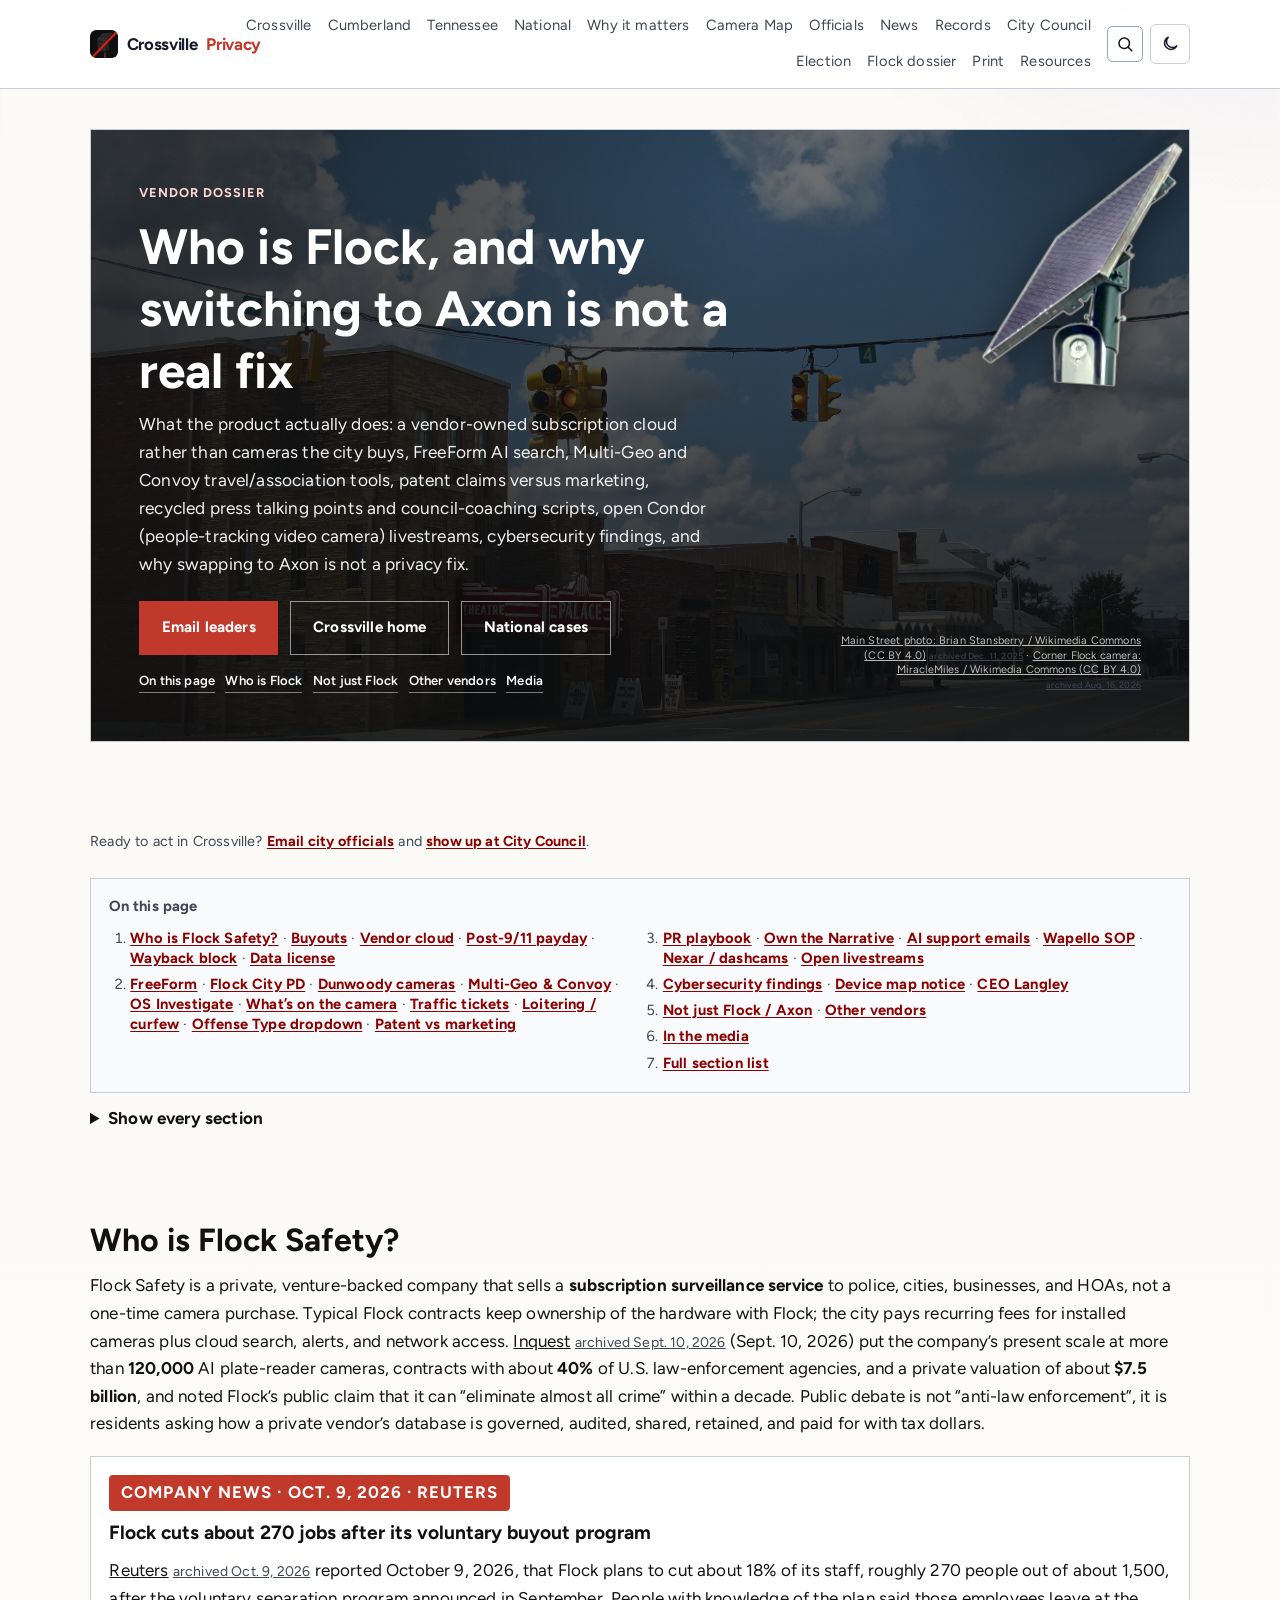
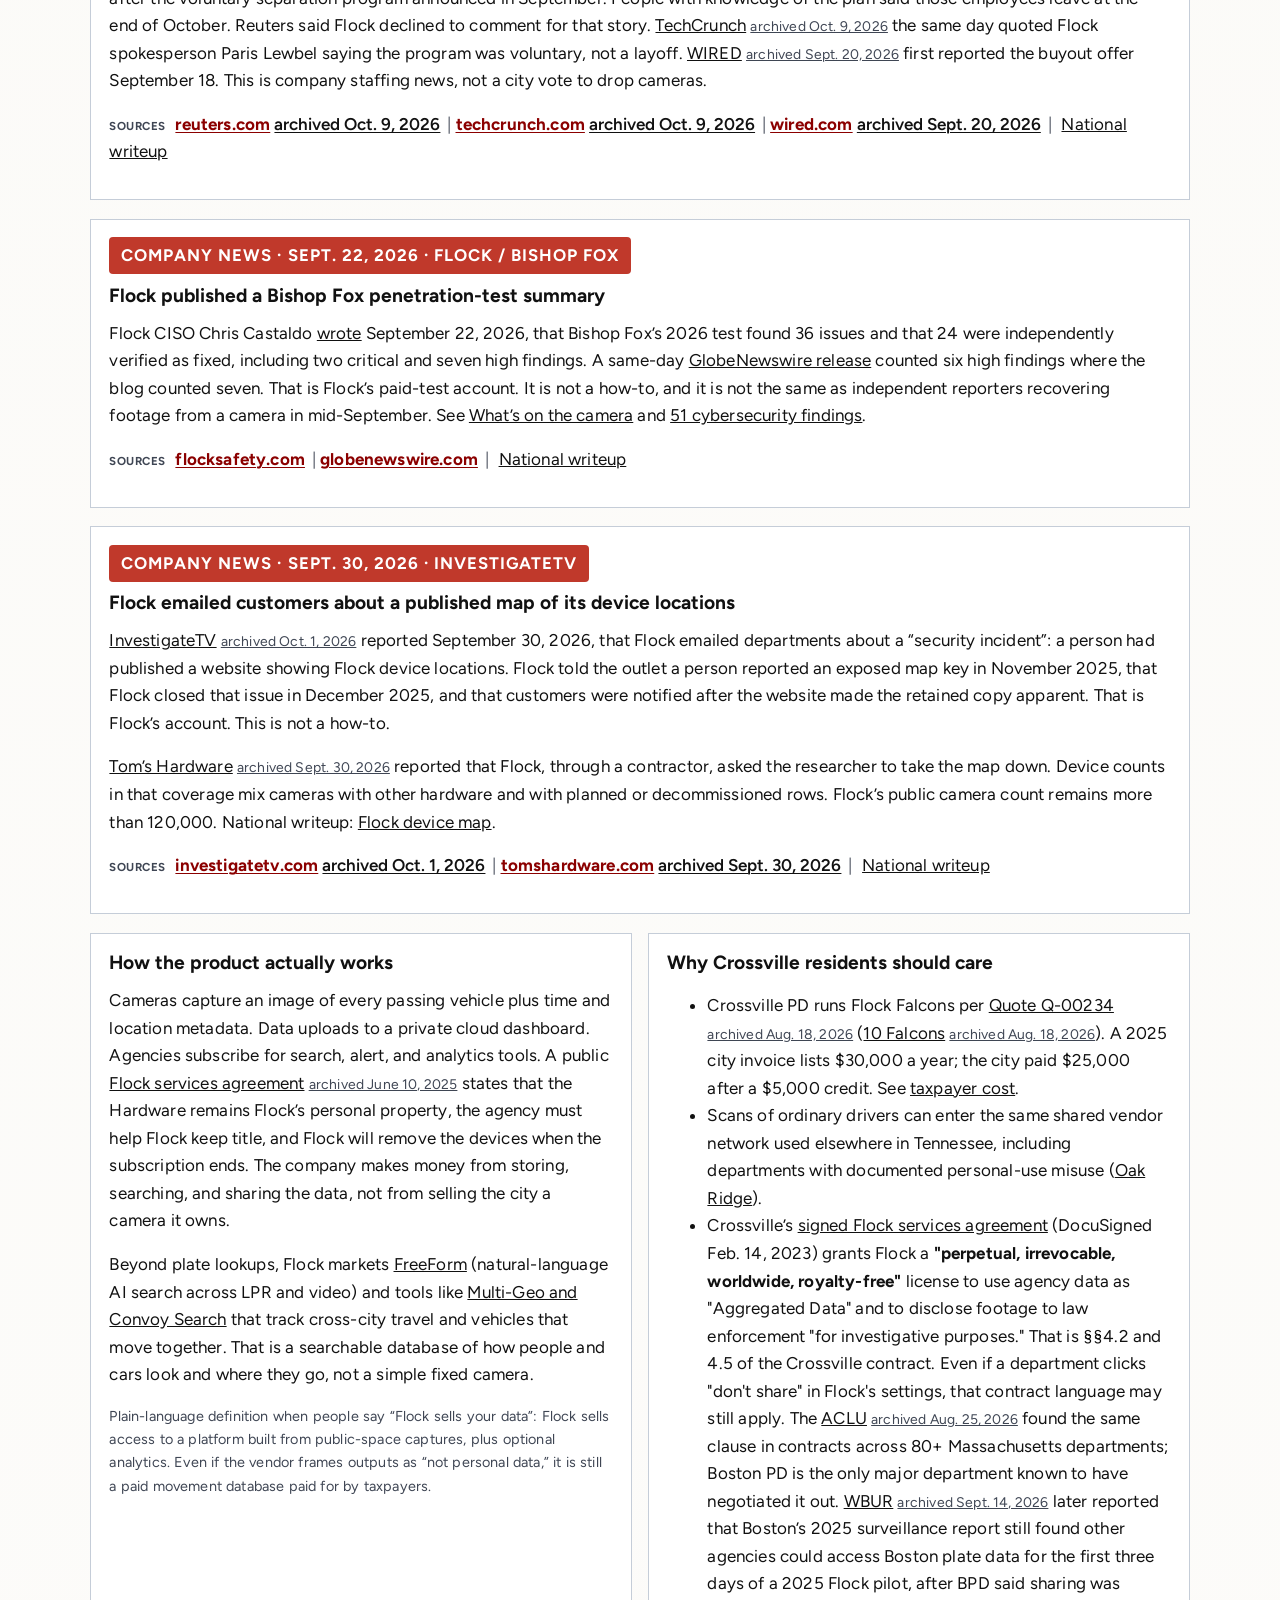
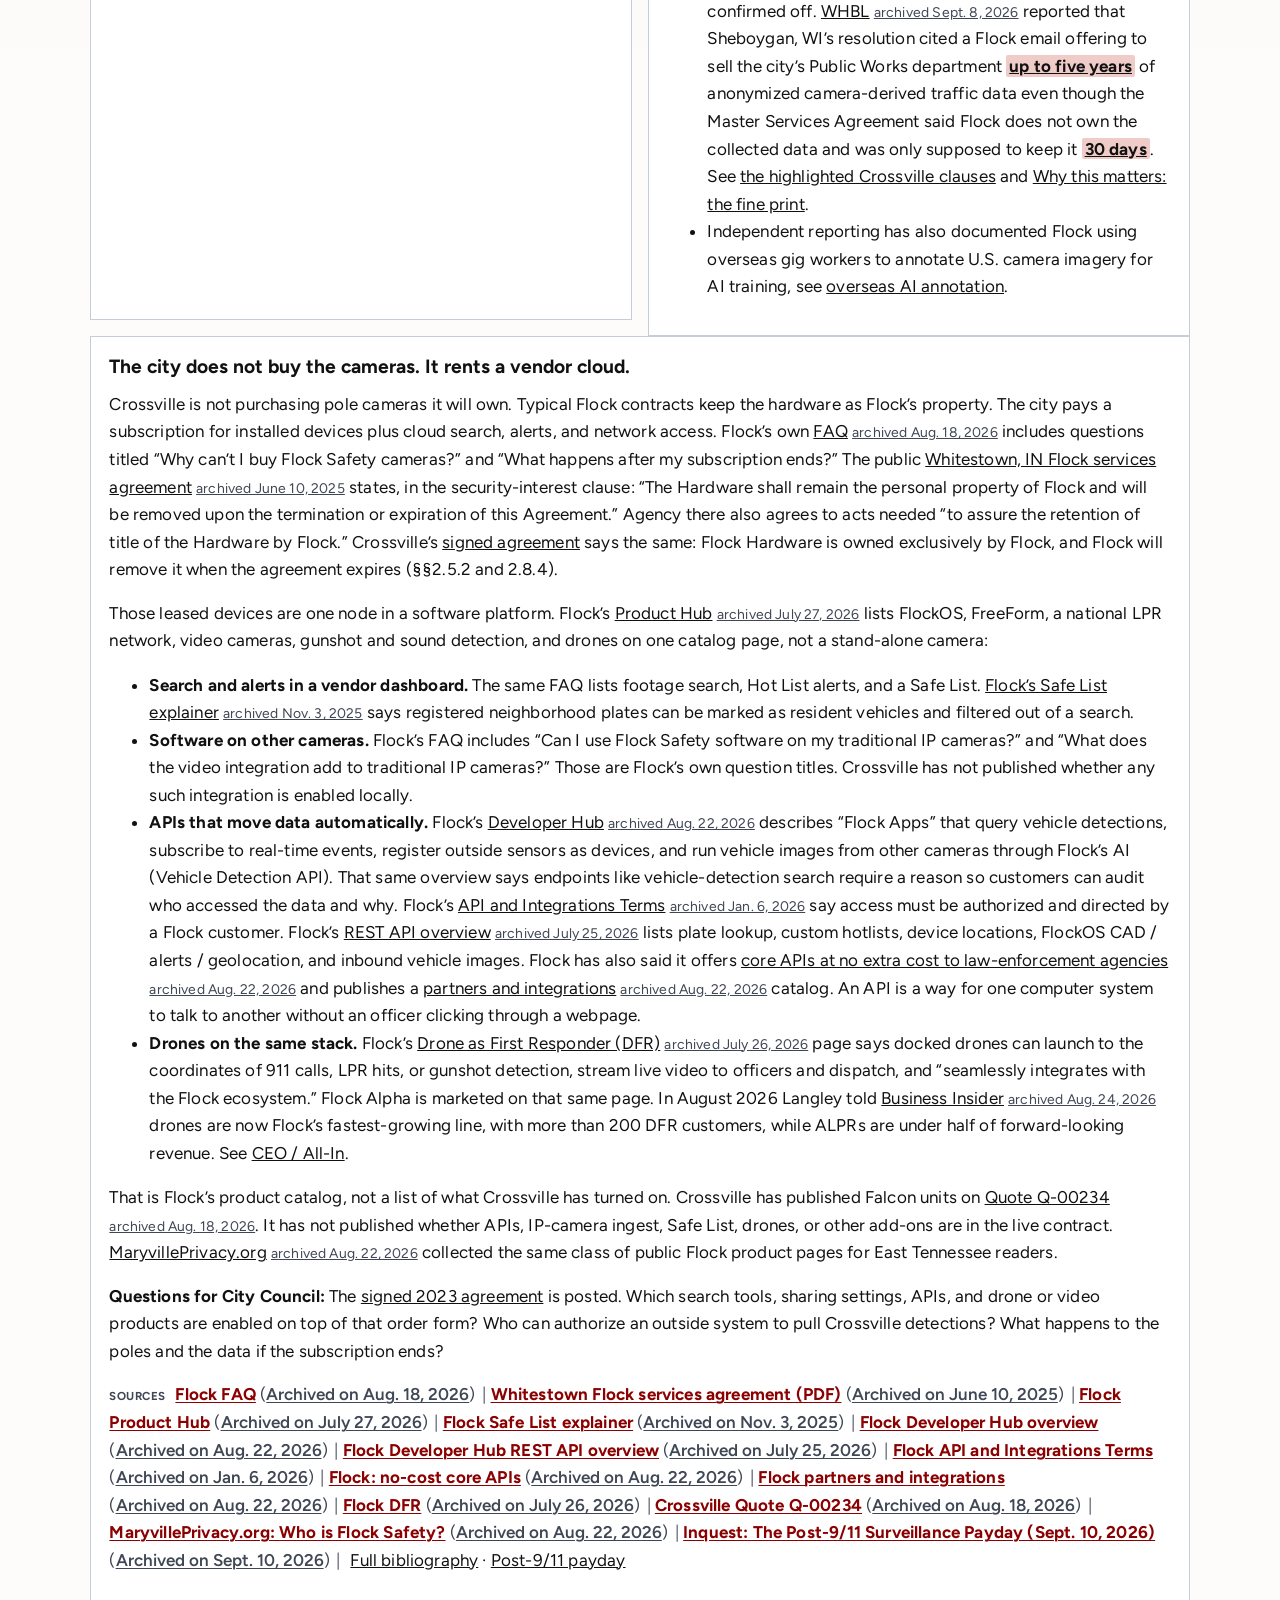
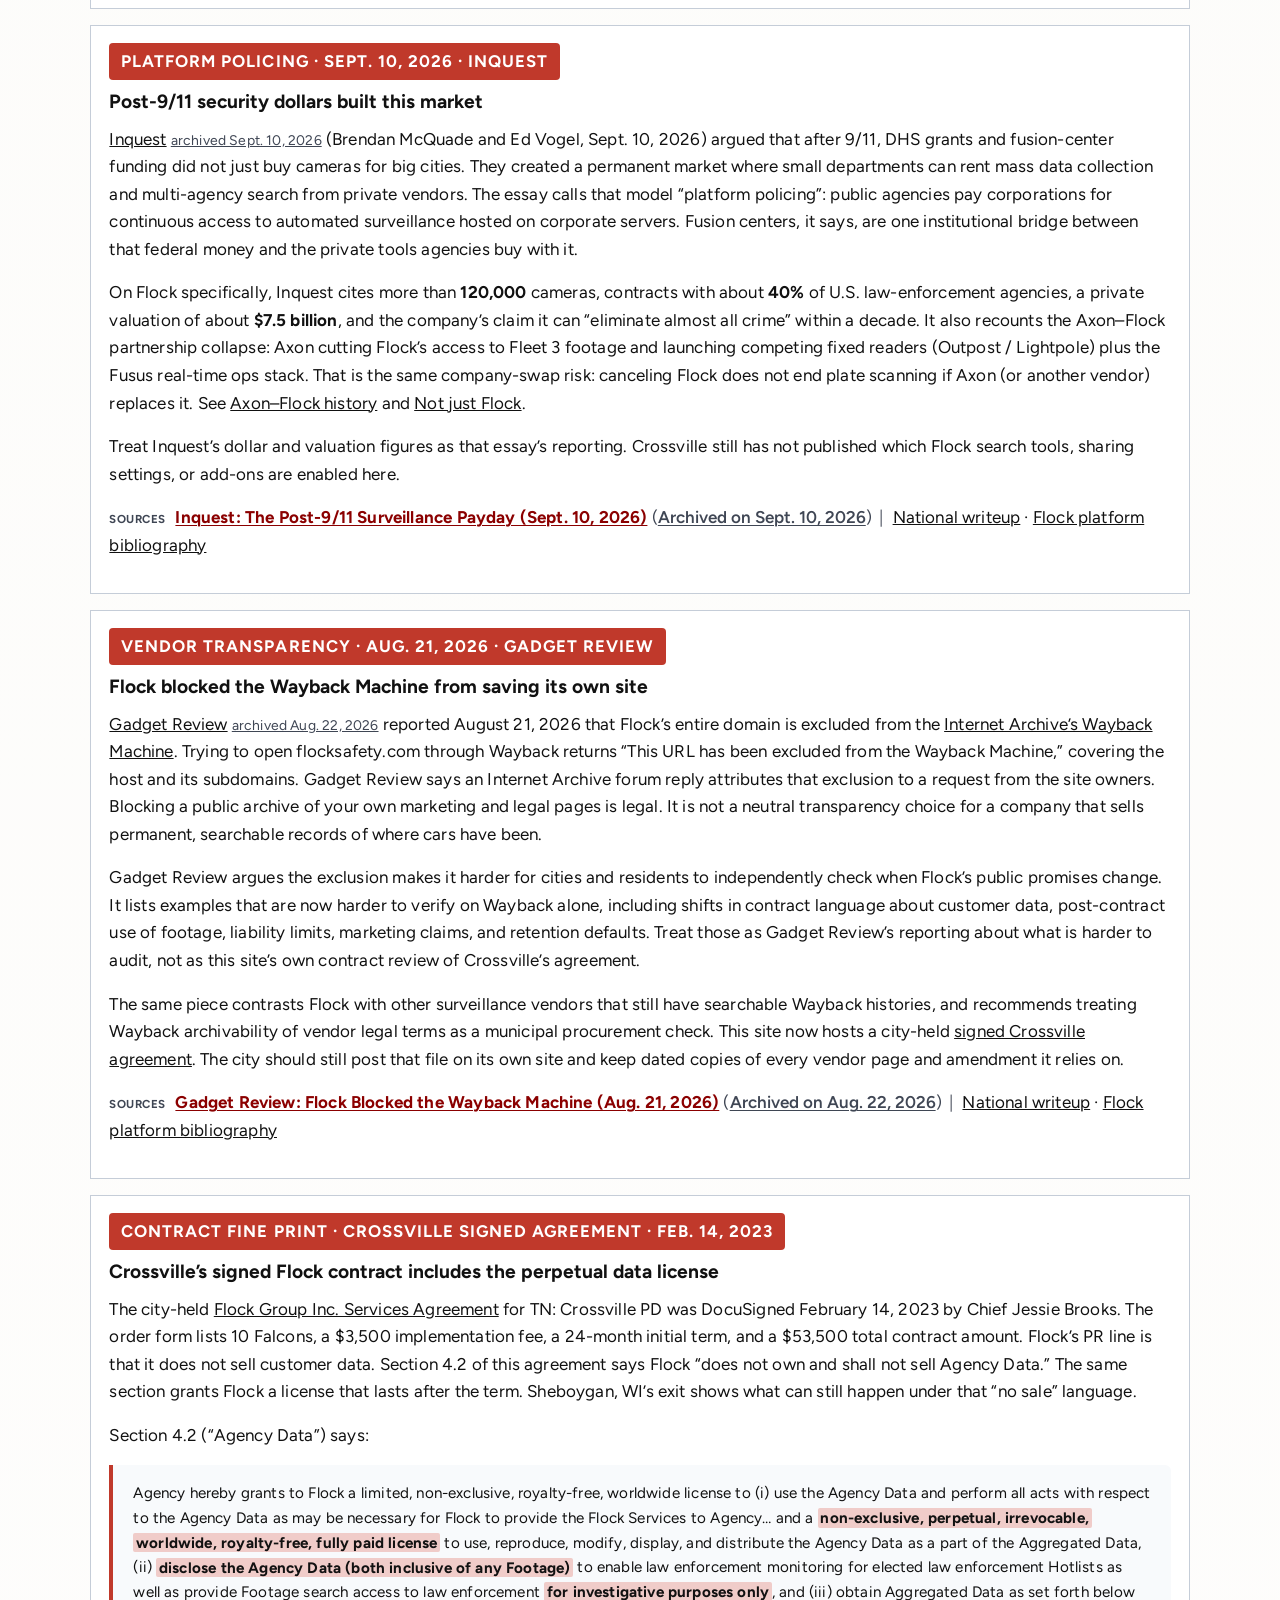
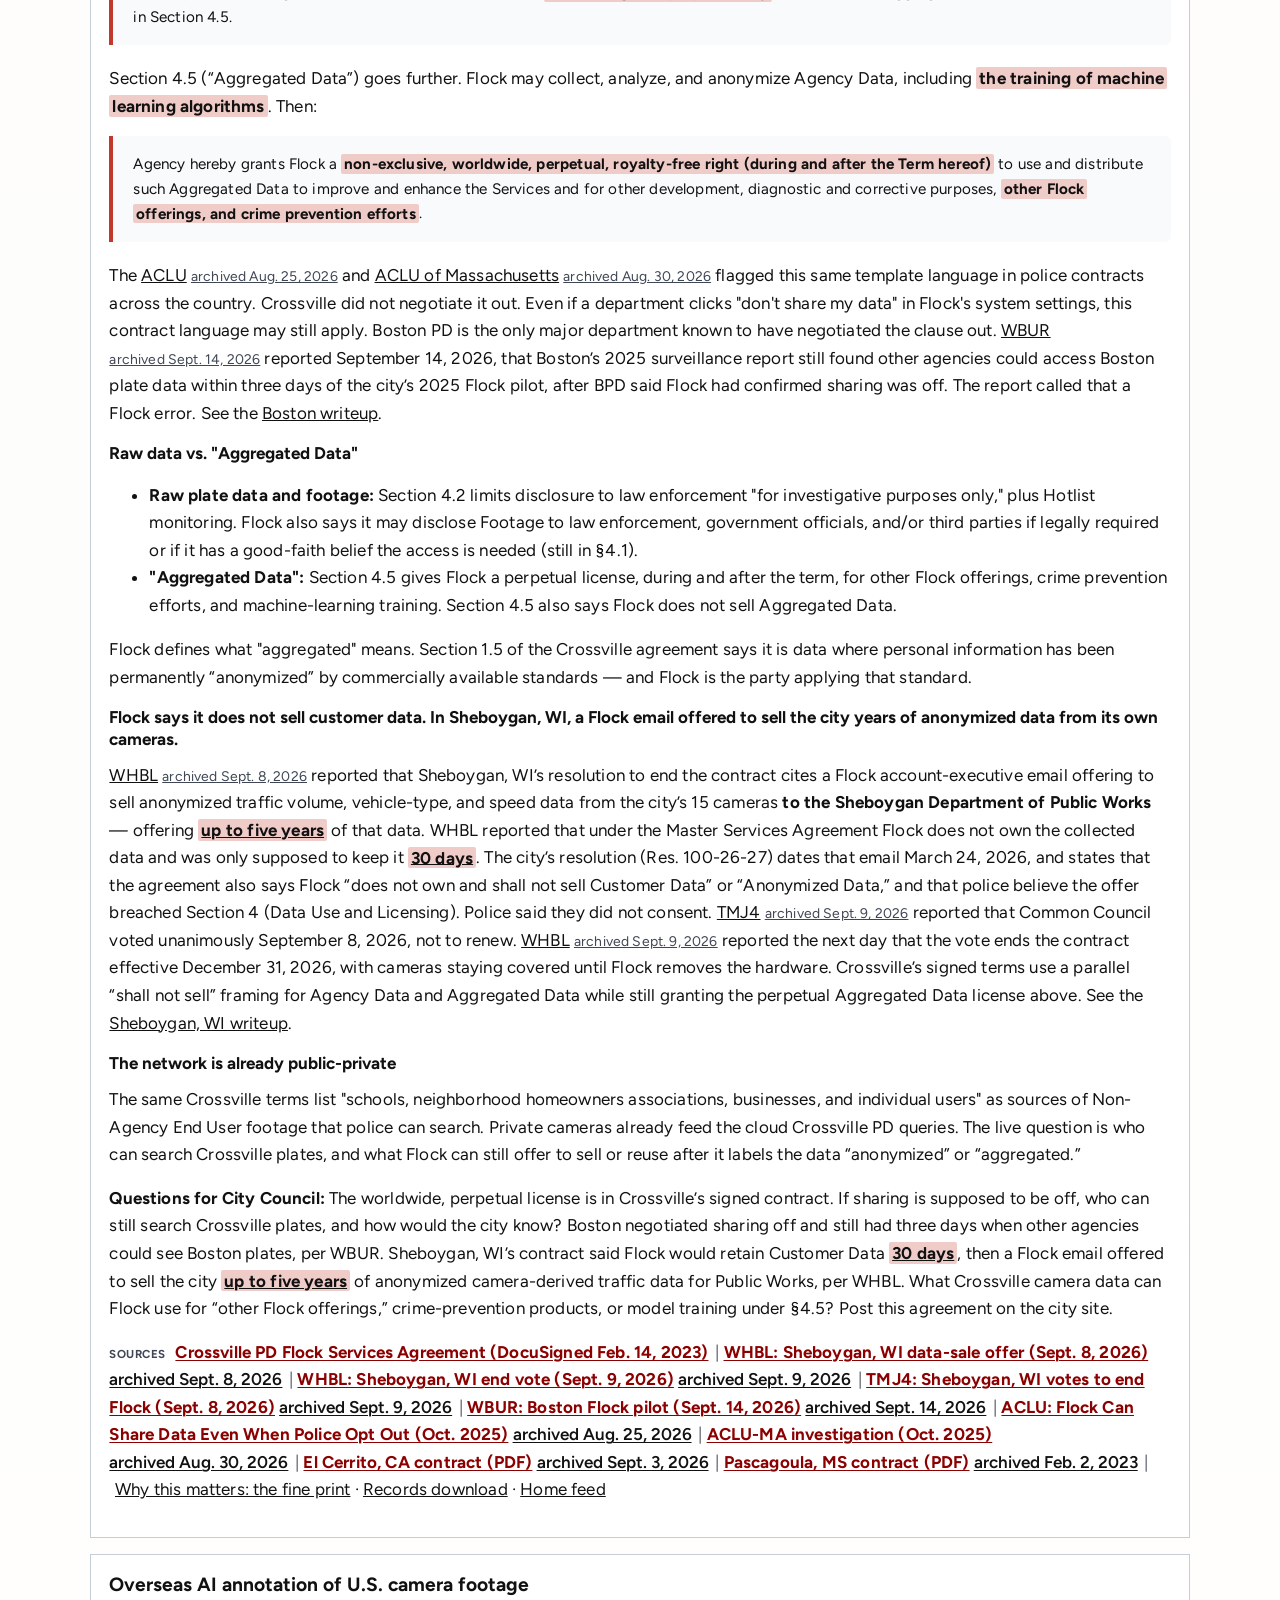
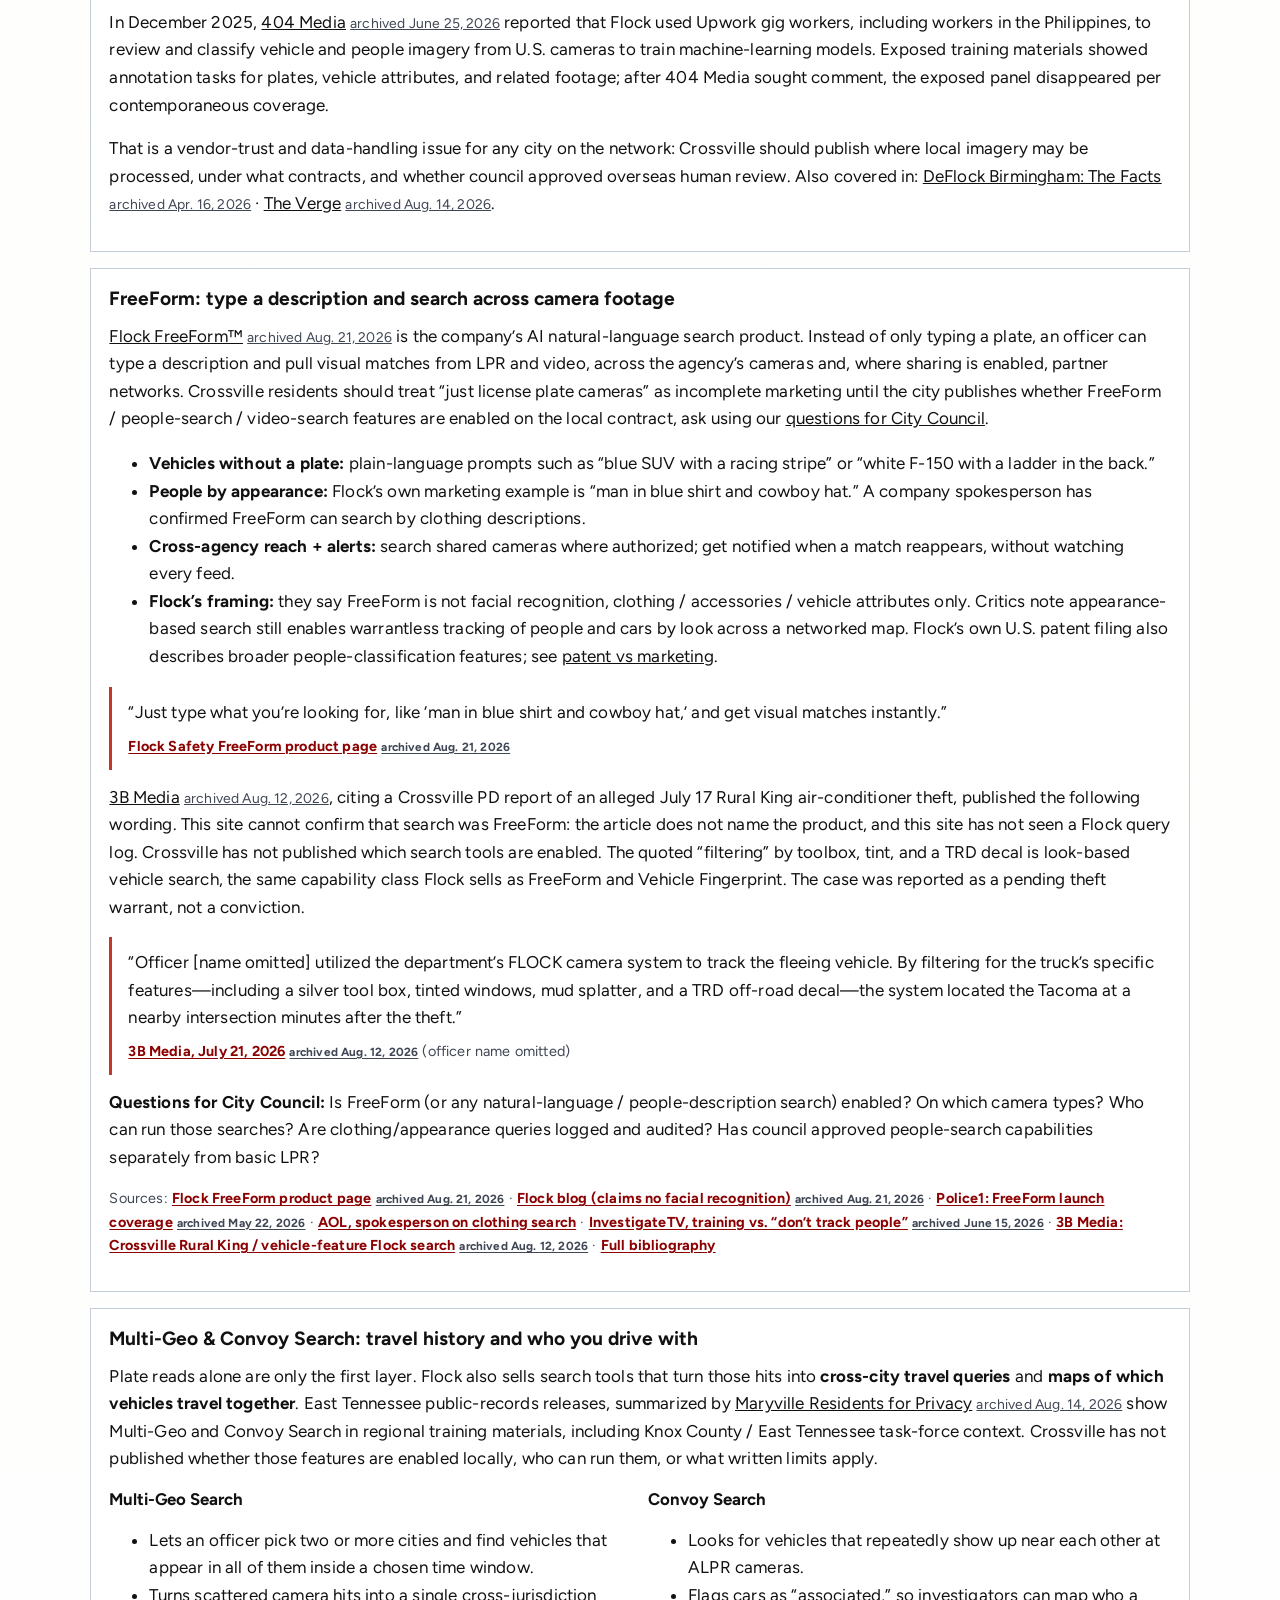
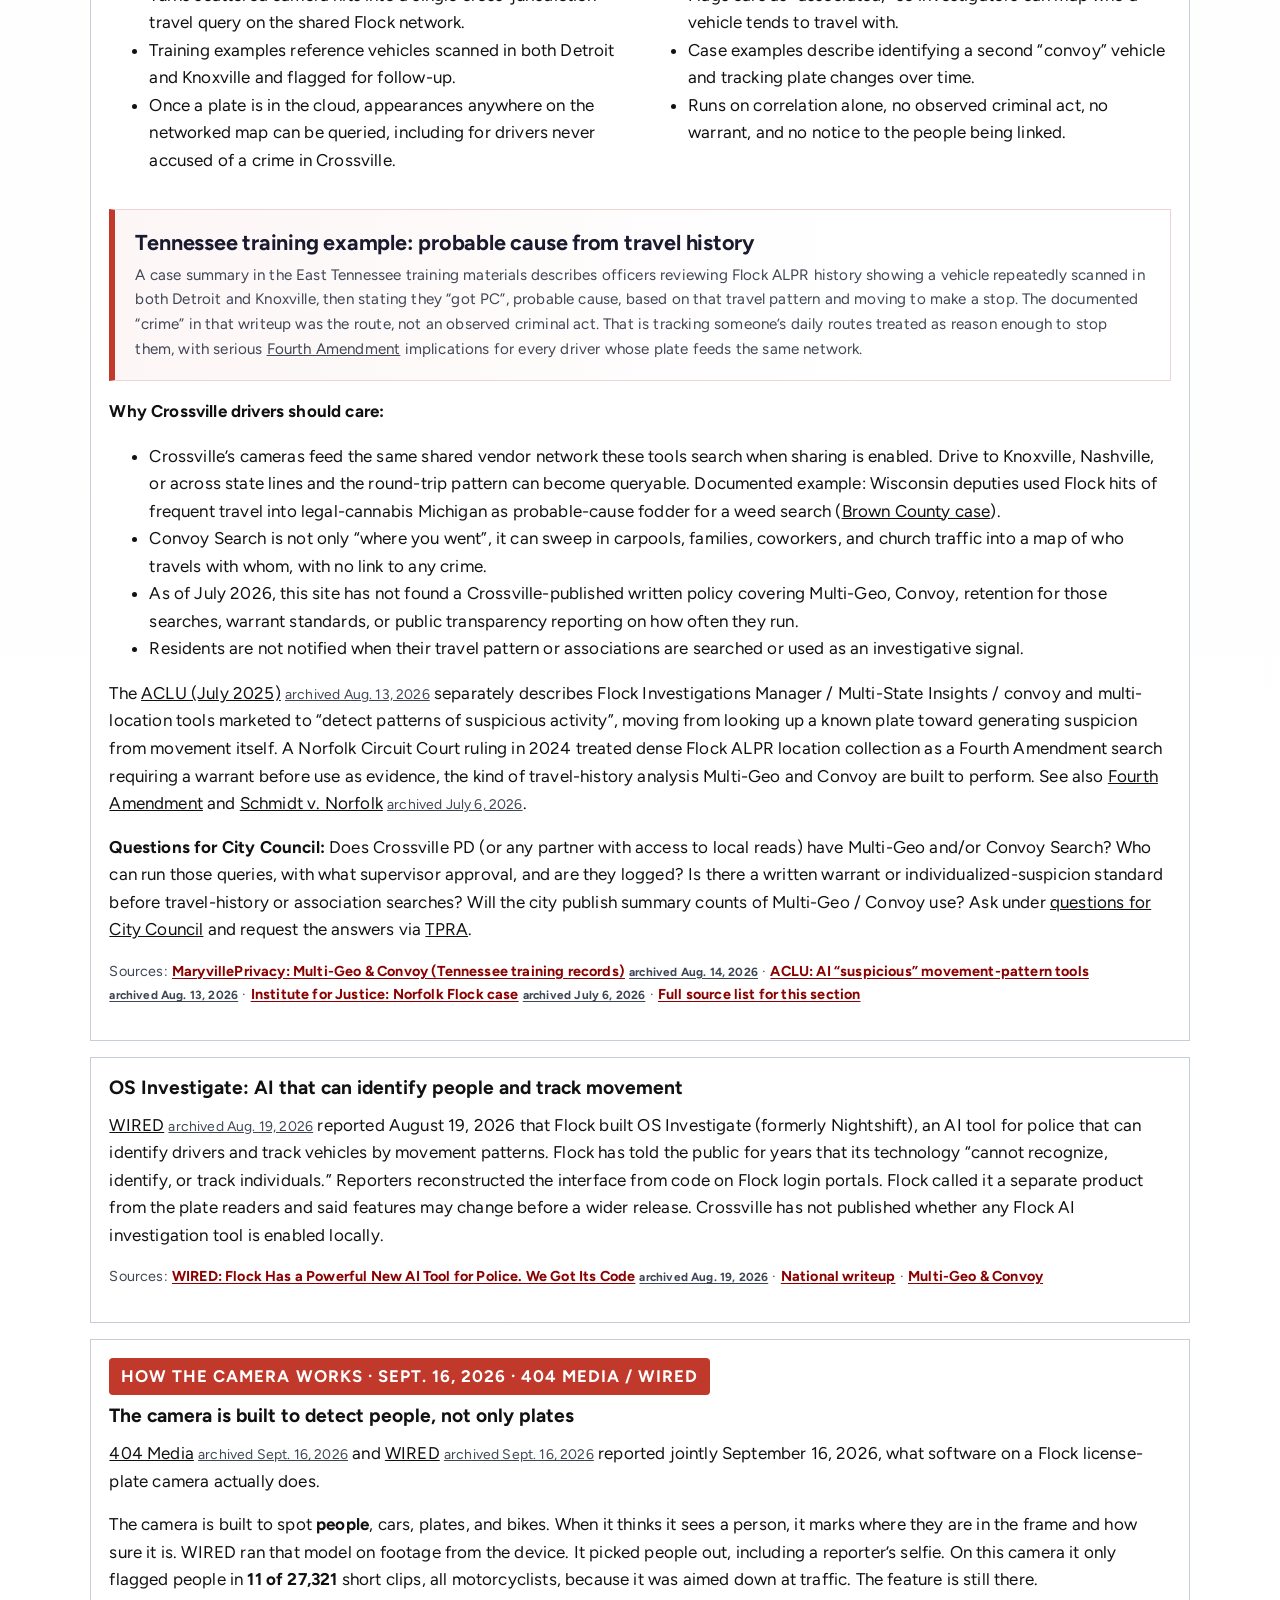
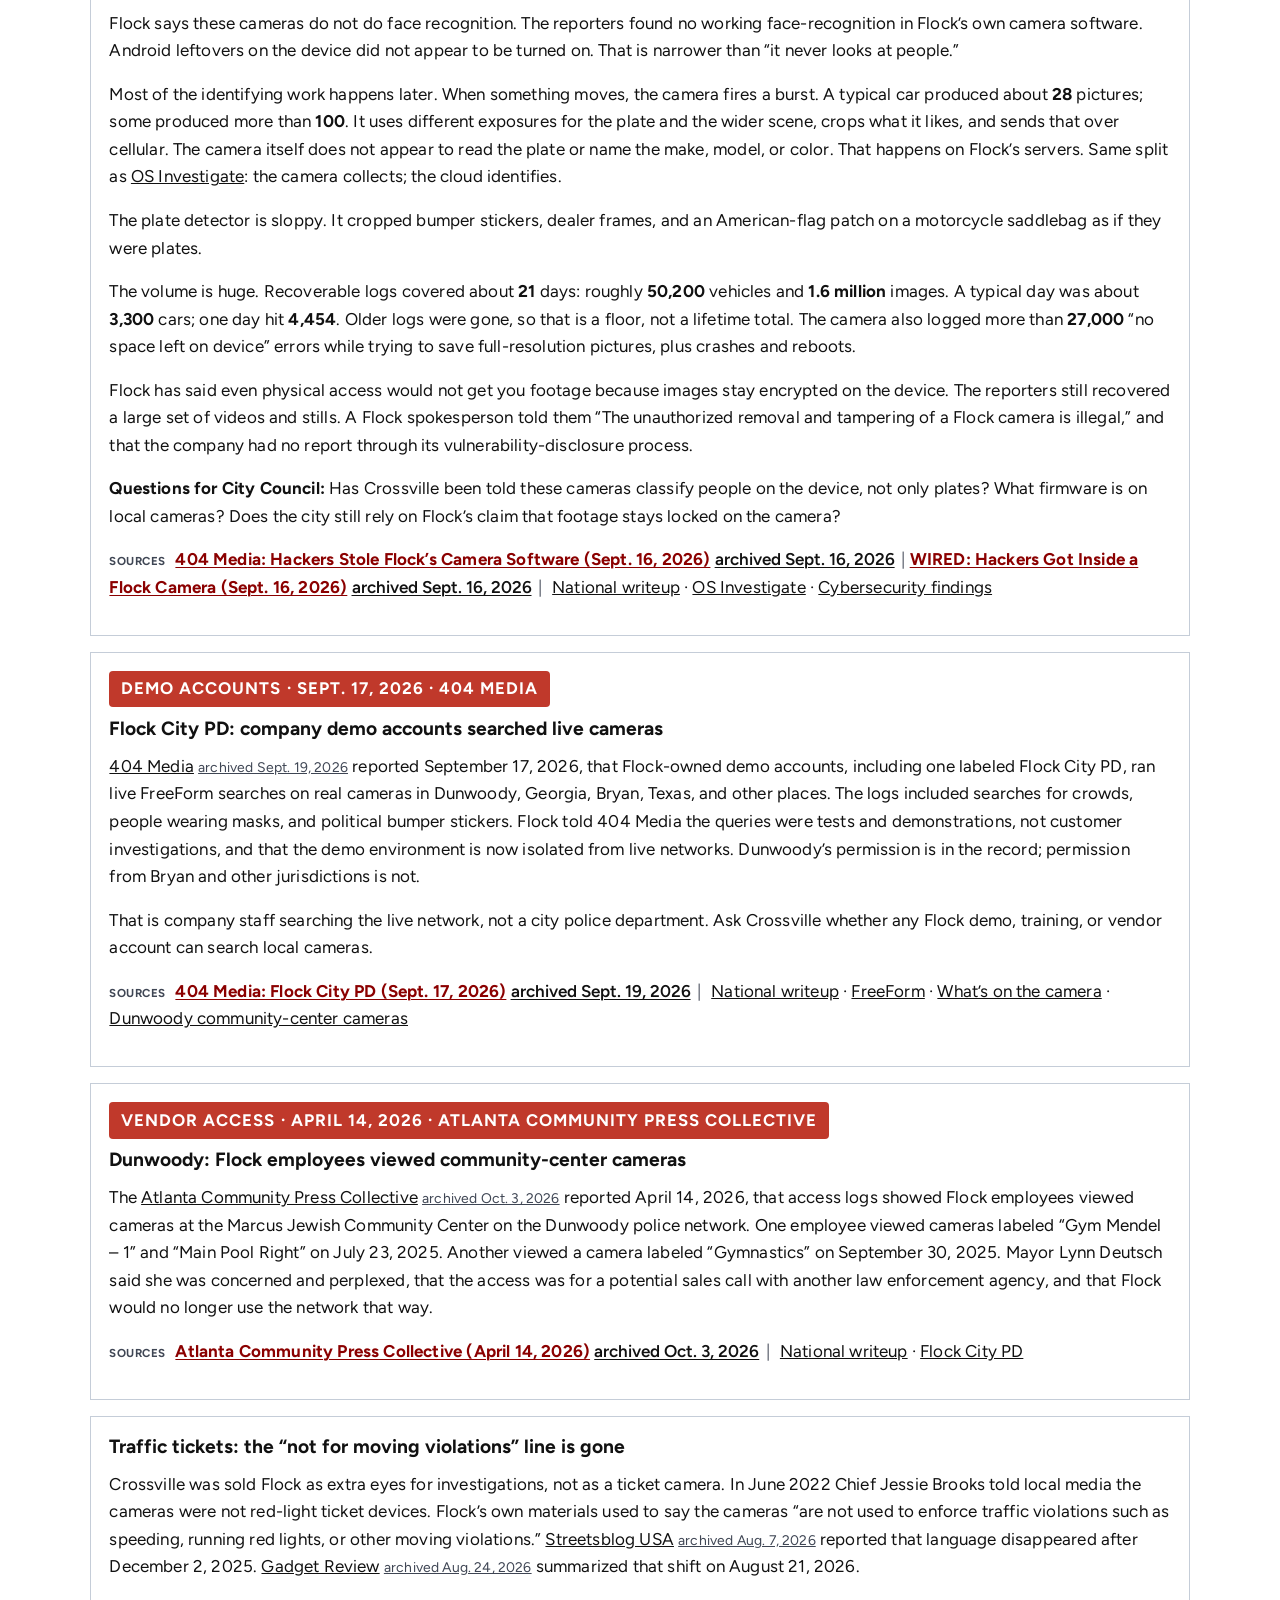
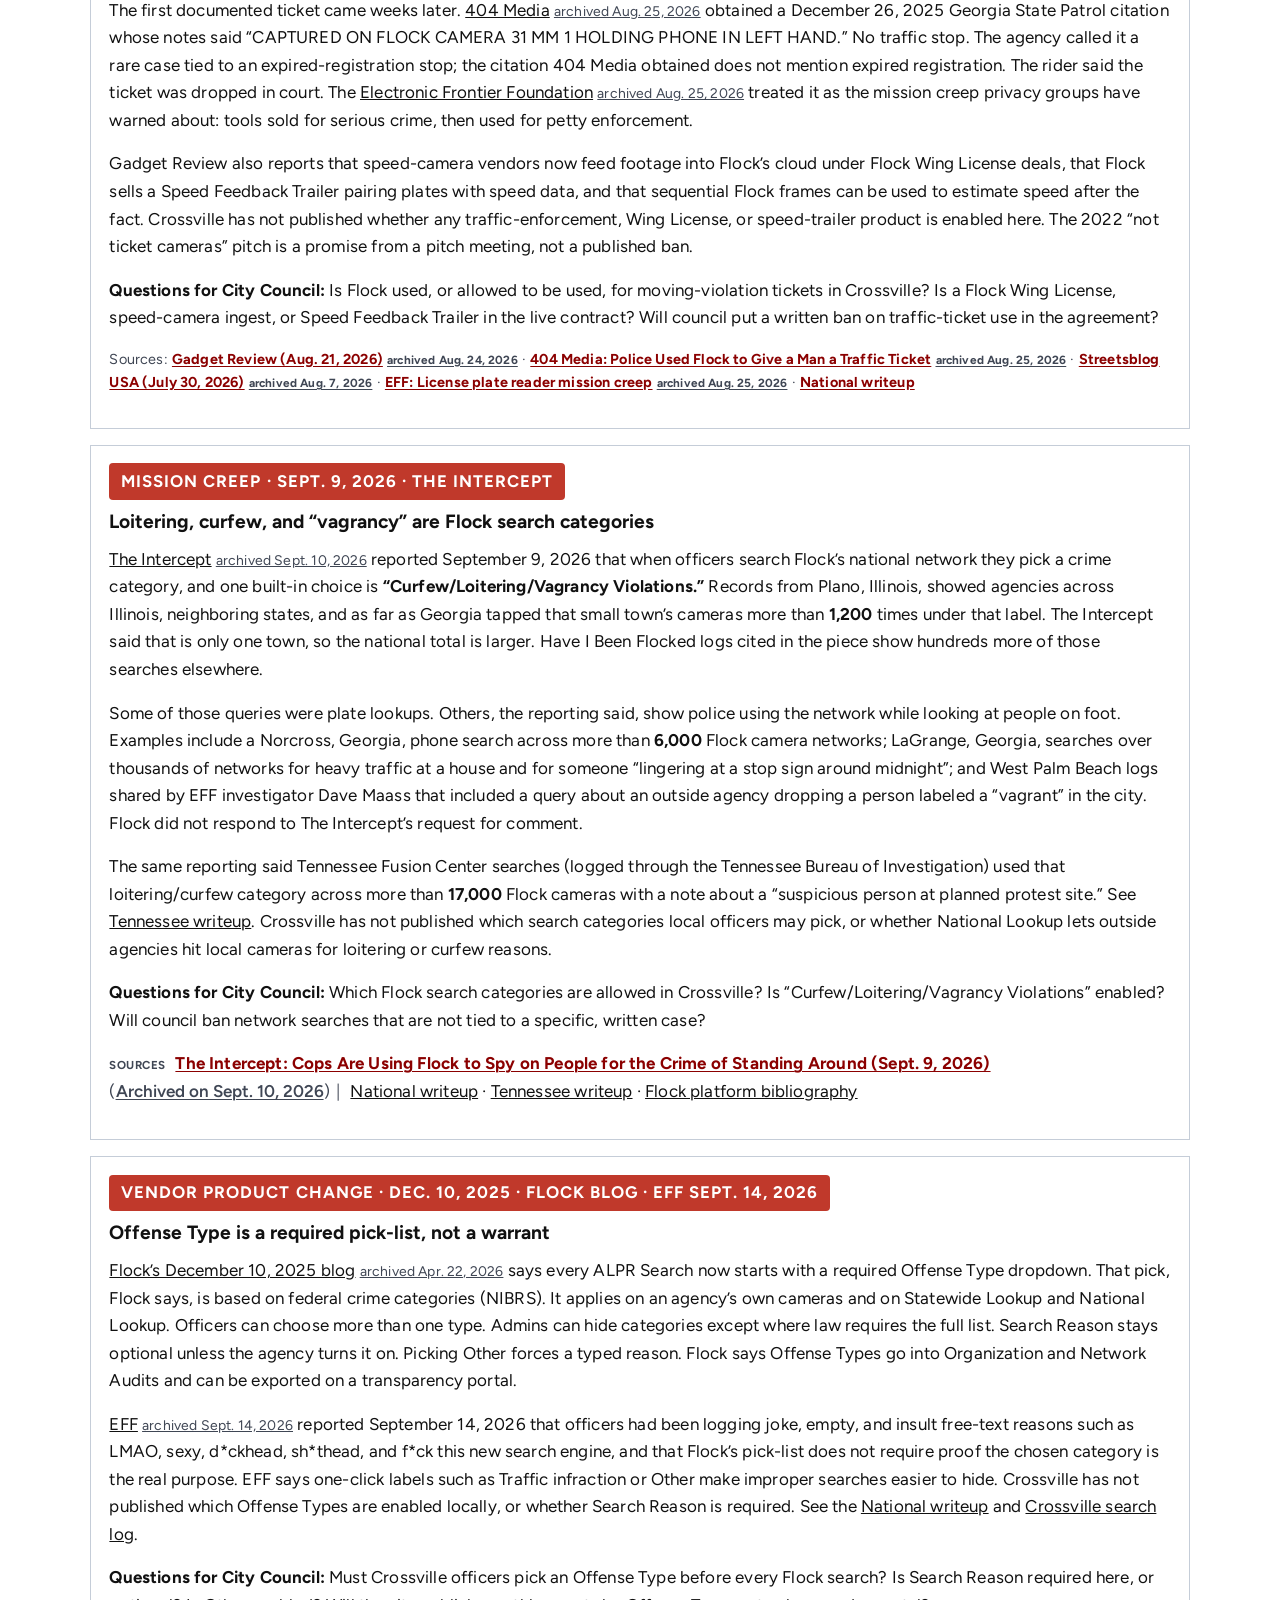
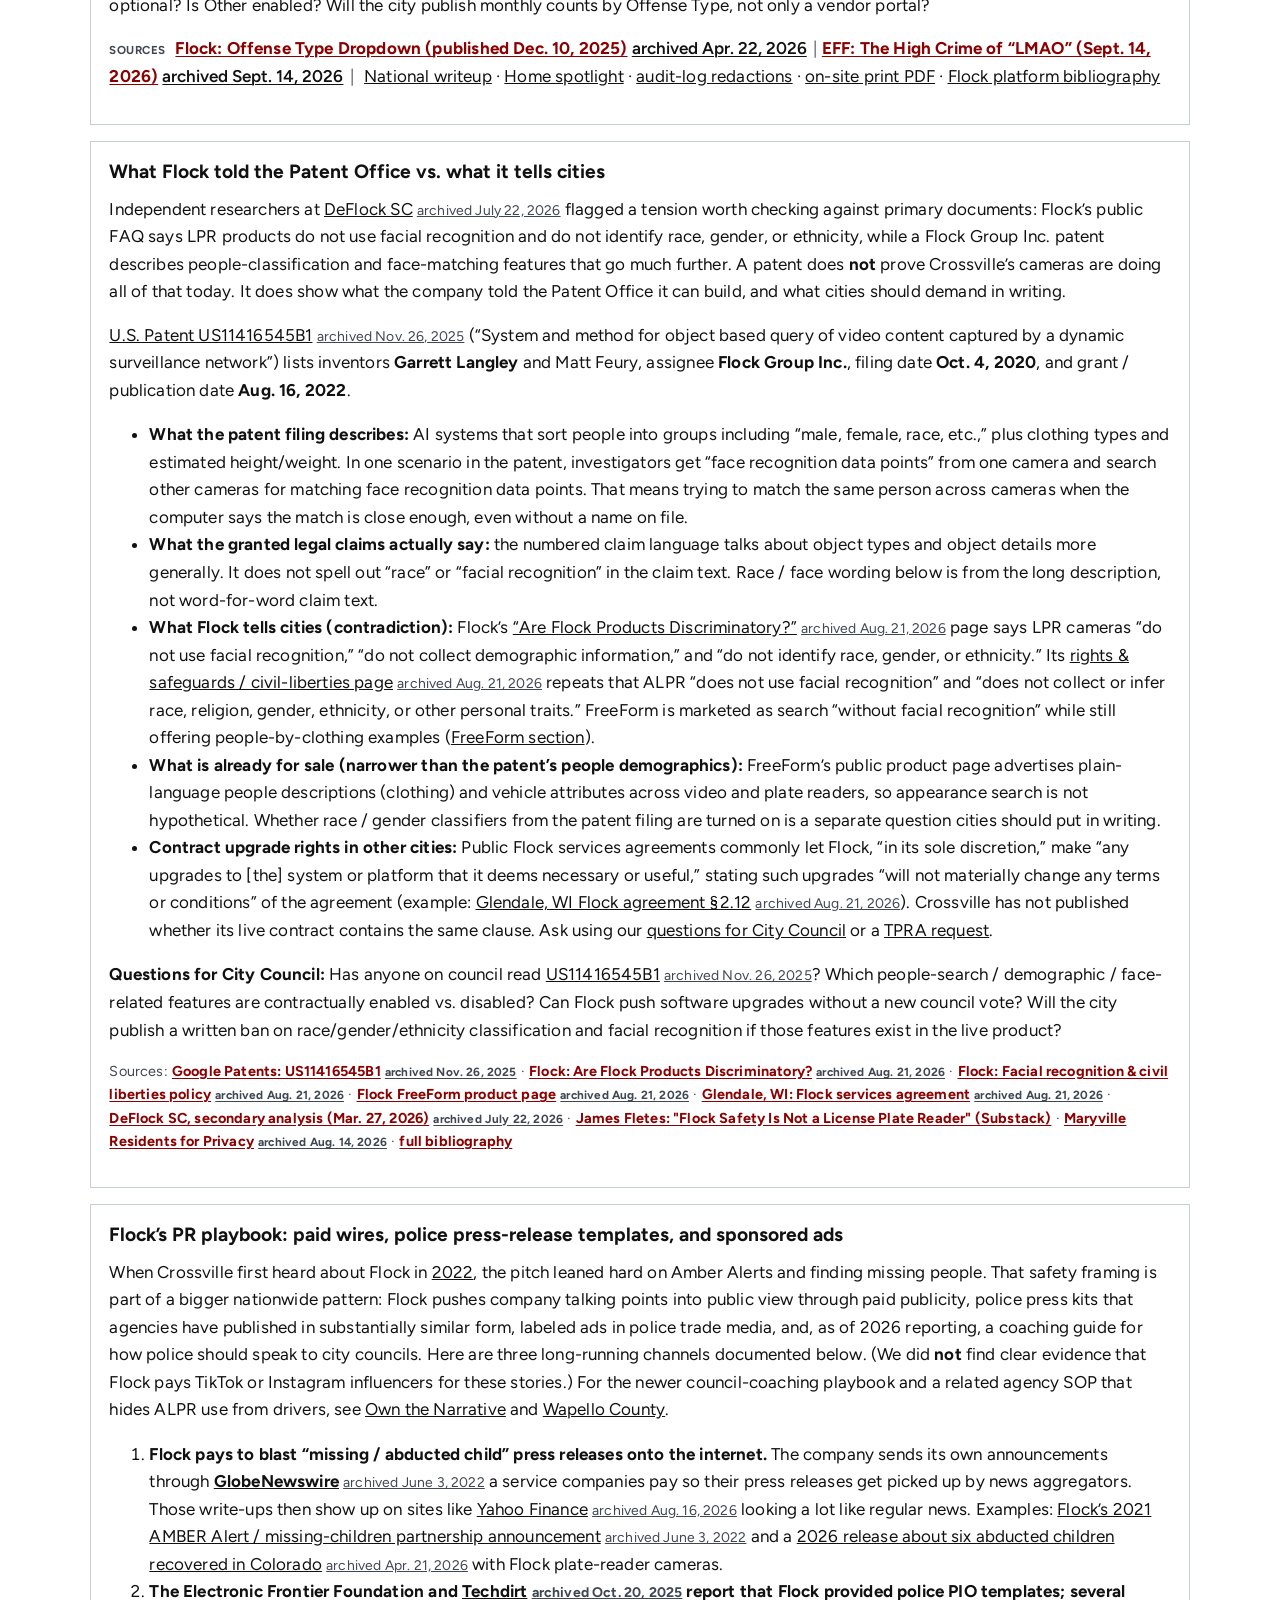
<file: flock.html>
<!DOCTYPE html>
<html lang="en">
<head>
  <meta charset="utf-8" />
  <script>
    (function () {
      try {
        var stored = localStorage.getItem("crossville-theme");
        var theme = stored === "light" || stored === "dark"
          ? stored
          : (window.matchMedia("(prefers-color-scheme: dark)").matches ? "dark" : "light");
        document.documentElement.setAttribute("data-theme", theme);
        document.documentElement.style.colorScheme = theme;
      } catch (e) {}
    })();
  </script>
  <meta name="viewport" content="width=device-width, initial-scale=1, viewport-fit=cover" />
  <title>Flock &amp; Axon dossier · CrossvillePrivacy.org</title>
  <meta name="description" content="Flock Safety deep dive for Crossville residents: vendor-owned subscription cameras, FreeForm AI search, Multi-Geo and Convoy tools, patents, PR patterns, open livestream exposure, cybersecurity findings, and Axon plate-reader swaps." />
  <link rel="canonical" href="https://crossvilleprivacy.org/flock.html" />
  <link rel="sitemap" type="application/xml" title="Sitemap" href="https://crossvilleprivacy.org/sitemap.xml" />
  <meta property="og:type" content="website" />
  <meta property="og:site_name" content="CrossvillePrivacy.org" />
  <meta property="og:url" content="https://crossvilleprivacy.org/flock.html" />
  <meta property="og:title" content="Flock &amp; Axon dossier · CrossvillePrivacy.org" />
  <meta property="og:description" content="Flock vendor practices and Axon alternatives researched for Crossville residents." />
  <meta property="og:image" content="https://crossvilleprivacy.org/assets/hero-main-street.jpg" />
  <meta property="og:locale" content="en_US" />
  <meta name="twitter:card" content="summary_large_image" />
  <meta name="twitter:title" content="Flock &amp; Axon dossier · CrossvillePrivacy.org" />
  <meta name="twitter:description" content="Flock Safety FreeForm, Multi-Geo and Convoy, patents, livestream exposure, cybersecurity findings, and Axon alternatives, researched for Crossville residents." />
  <meta name="twitter:image" content="https://crossvilleprivacy.org/assets/hero-main-street.jpg" />
  <link rel="stylesheet" href="styles.css?v=20261005-election-banner" />
  <link rel="icon" href="assets/favicon.svg" type="image/svg+xml" />
  <link rel="icon" href="assets/favicon-32.png" type="image/png" sizes="32x32" />
  <link rel="apple-touch-icon" href="assets/apple-touch-icon.png" />
  <meta name="theme-color" content="#c0392b" />
  <meta name="referrer" content="strict-origin-when-cross-origin" />
</head>
<body>
  <header class="site-header">
    <div class="wrap bar">
      <a class="brand" href="index.html"><img class="brand-mark" src="assets/brand-mark.png" width="28" height="28" alt="" />Crossville<span>Privacy</span></a>
      <nav id="site-nav" class="nav" data-site-nav aria-label="Primary">
        <a href="index.html">Crossville</a>
        <a href="cumberland.html">Cumberland</a>
        <a href="tennessee.html">Tennessee</a>
        <a href="national.html">National</a>
        <a href="why.html">Why it matters</a>
        <a href="index.html#map">Camera Map</a>
        <a href="officials.html">Officials</a>
        <a href="index.html#recent-news">News</a>
        <a href="records.html">Records</a>
        <a href="council.html">City Council</a>
        <a href="election.html">Election</a>
        <a href="flock.html" aria-current="page">Flock dossier</a>
        <a href="printables.html">Print</a>
        <a href="resources.html">Resources</a>
      </nav>
      <div class="header-tools">
        <button type="button" class="theme-toggle" data-theme-toggle aria-pressed="false" aria-label="Switch to dark mode" title="Dark mode">
          <svg class="theme-icon theme-icon-sun" width="18" height="18" viewBox="0 0 24 24" fill="none" stroke="currentColor" stroke-width="2" stroke-linecap="round" stroke-linejoin="round" aria-hidden="true"><circle cx="12" cy="12" r="4" /><path d="M12 3v2M12 19v2M4.9 4.9l1.4 1.4M17.7 17.7l1.4 1.4M3 12h2M19 12h2M4.9 19.1l1.4-1.4M17.7 6.3l1.4-1.4" /></svg>
          <svg class="theme-icon theme-icon-moon" width="18" height="18" viewBox="0 0 24 24" fill="none" stroke="currentColor" stroke-width="2" stroke-linecap="round" stroke-linejoin="round" aria-hidden="true"><path d="M21 14.3A8.5 8.5 0 1 1 9.7 3 7 7 0 0 0 21 14.3z" /></svg>
        </button>
        <button type="button" class="nav-toggle" data-nav-toggle aria-controls="site-nav" aria-expanded="false" aria-label="Open menu">
          <span class="nav-toggle-bars" aria-hidden="true"></span>
        </button>
      </div>
    </div>
  </header>


  <main id="top">
    <section class="hero">
      <div class="wrap">
        <div class="hero-panel" data-hero-rotate data-hero-interval="9000">
          <div class="hero-slides" aria-hidden="true">
            <img class="hero-media is-active" src="assets/hero-main-street.jpg" alt="" width="1920" height="1468" fetchpriority="high" decoding="async" data-hero-alt="Downtown Crossville Main Street" data-hero-credit="Main Street photo: Brian Stansberry / Wikimedia Commons (CC BY 4.0)" data-hero-credit-href="https://commons.wikimedia.org/wiki/File:Crossville-Main-Street-tn1.jpg" />
            <img class="hero-media" src="assets/hero-courthouse.jpg" alt="" width="1460" height="1143" loading="lazy" decoding="async" data-hero-alt="Cumberland County Courthouse in Crossville" data-hero-credit="Courthouse photo: Brian Stansberry / Wikimedia Commons (CC BY 3.0)" data-hero-credit-href="https://commons.wikimedia.org/wiki/File:Cumberland-county-tennessee-courthouse1.jpg" />
            <img class="hero-media" src="assets/hero-homesteads-tower.jpg" alt="" width="1920" height="1440" loading="lazy" decoding="async" data-hero-alt="Cumberland Homesteads Museum and Tower near Crossville" data-hero-credit="Homesteads Tower photo: Brian Stansberry / Wikimedia Commons (CC BY 3.0)" data-hero-credit-href="https://commons.wikimedia.org/wiki/File:Cumberland-homesteads-tower-tn1.jpg" />
            <img class="hero-media" src="assets/hero-byrd-creek.jpg" alt="" width="1920" height="1277" loading="lazy" decoding="async" data-hero-alt="Byrd Creek Dam and CCC stone bridge at Cumberland Mountain State Park" data-hero-credit="Byrd Creek Dam &amp; Bridge photo: David Ratledge / Wikimedia Commons (CC BY 4.0)" data-hero-credit-href="https://commons.wikimedia.org/wiki/File:Byrd_Creek_Dam_%26_Bridge_-_Cumberland_Mountain_State_Park,_Tennessee_-_June_24,_2014.jpg" />
          </div>
          <div class="hero-watchers" aria-hidden="true">
            <span class="hero-watcher hero-watcher-right">
              <img src="assets/hero-flock-camera.png?v=1786627456" alt="" width="380" height="566" decoding="async" />
            </span>
          </div>
          <p class="visually-hidden">A decorative Flock Safety camera appears in the top-right of the banner, as if watching Crossville landmarks below.</p>
          <div class="hero-copy">
            <div class="hero-kicker">Vendor dossier</div>
            <h1>Who is Flock, and why switching to Axon is not a real fix</h1>
            <p class="lede">What the product actually does: a vendor-owned subscription cloud rather than cameras the city buys, FreeForm AI search, Multi-Geo and Convoy travel/association tools, patent claims versus marketing, recycled press talking points and council-coaching scripts, open Condor (people-tracking video camera) livestreams, cybersecurity findings, and why swapping to Axon is not a privacy fix.</p>
            <div class="cta-row">
              <a class="btn btn-primary" href="index.html#action">Email leaders</a>
              <a class="btn btn-ghost" href="index.html">Crossville home</a>
              <a class="btn btn-ghost" href="national.html">National cases</a>
            </div>
            <nav class="hero-jumps" aria-label="Jump to sections on this page">
              <a href="#toc">On this page</a>
              <a href="#who-is-flock">Who is Flock</a>
              <a href="#not-just-flock">Not just Flock</a>
              <a href="#other-vendors">Other vendors</a>
              <a href="#media">Media</a>
            </nav>
          </div>
          <p class="hero-photo-credit" aria-label="Image credits">
            <a href="https://commons.wikimedia.org/wiki/File:Crossville-Main-Street-tn1.jpg" target="_blank" rel="noopener" data-hero-credit-link>Main Street photo: Brian Stansberry / Wikimedia Commons (CC BY 4.0)</a> <a class="source-archive" href="https://web.archive.org/web/20251211214113/https://commons.wikimedia.org/wiki/File:Crossville-Main-Street-tn1.jpg" target="_blank" rel="noopener" title="Wayback Machine snapshot"><time datetime="2025-12-11T21:41:13Z">archived Dec. 11, 2025</time></a>
            <span class="hero-credit-sep" aria-hidden="true"> · </span>
            <a href="https://commons.wikimedia.org/wiki/File:Flock_ALPR_with_Solar_Panel,_Closeup_Facing_Right,_Eatontown_NJ_(July_2026).jpg" target="_blank" rel="noopener">Corner Flock camera: MiracleMiles / Wikimedia Commons (CC BY 4.0)</a> <a class="source-archive" href="https://web.archive.org/web/20260816170843/https://commons.wikimedia.org/wiki/File:Flock_ALPR_with_Solar_Panel,_Closeup_Facing_Right,_Eatontown_NJ_(July_2026).jpg" target="_blank" rel="noopener" title="Wayback Machine snapshot"><time datetime="2026-08-16T17:08:43Z">archived Aug. 16, 2026</time></a>
          </p>
        </div>
      </div>
    </section>

    <section id="on-this-page" aria-label="On this page">
      <div class="wrap">
        <p class="note" style="margin-top:1.25rem;">Ready to act in Crossville? <a href="index.html#action">Email city officials</a> and <a href="council.html#council-show-up">show up at City Council</a>.</p>
        <nav id="toc" class="toc" aria-label="On this page">
          <strong>On this page</strong>
          <ol class="toc-list">
            <li><a href="#who-is-flock">Who is Flock Safety?</a> · <a href="#flock-buyouts">Buyouts</a> · <a href="#flock-platform">Vendor cloud</a> · <a href="#post-911-surveillance">Post-9/11 payday</a> · <a href="#wayback-block">Wayback block</a> · <a href="#contract-data-sharing">Data license</a></li>
            <li><a href="#freeform">FreeForm</a> · <a href="#flock-city-pd">Flock City PD</a> · <a href="#dunwoody-vendor-cameras">Dunwoody cameras</a> · <a href="#multi-geo-convoy">Multi-Geo &amp; Convoy</a> · <a href="#os-investigate">OS Investigate</a> · <a href="#on-device-detection">What’s on the camera</a> · <a href="#traffic-tickets">Traffic tickets</a> · <a href="#loitering-curfew">Loitering / curfew</a> · <a href="#offense-type-dropdown">Offense Type dropdown</a> · <a href="#patent-vs-marketing">Patent vs marketing</a></li>
            <li><a href="#pr-marketing">PR playbook</a> · <a href="#own-the-narrative">Own the Narrative</a> · <a href="#ai-astroturf">AI support emails</a> · <a href="#wapello-alpr-sop">Wapello SOP</a> · <a href="#nexar-mobile">Nexar / dashcams</a> · <a href="#open-streams">Open livestreams</a></li>
            <li><a href="#cyber-vulns">Cybersecurity findings</a> · <a href="#flock-device-map">Device map notice</a> · <a href="#ceo-langley">CEO Langley</a></li>
            <li><a href="#not-just-flock">Not just Flock / Axon</a> · <a href="#other-vendors">Other vendors</a></li>
            <li><a href="#media">In the media</a></li>
            <li><a href="#toc-full">Full section list</a></li>
          </ol>
        </nav>
        <details id="toc-full">
          <summary style="cursor:pointer;font-weight:650;">Show every section</summary>
          <ol class="toc-list" style="margin-top:0.5rem;">
            <li><a href="#who-is-flock">Who is Flock Safety?</a></li>
            <li><a href="#flock-buyouts">Voluntary buyouts (WIRED, Sept. 18, 2026)</a></li>
            <li><a href="#flock-platform">Vendor cloud, not a city-owned camera</a></li>
            <li><a href="#post-911-surveillance">Post-9/11 surveillance payday (Inquest)</a></li>
            <li><a href="#wayback-block">Flock blocked the Wayback Machine (Aug. 2026)</a></li>
            <li><a href="#contract-data-sharing">The "perpetual, worldwide" data license (Crossville contract)</a></li>
            <li><a href="#overseas-annotation">Overseas AI annotation</a></li>
            <li><a href="#freeform">FreeForm AI search</a></li>
            <li><a href="#flock-city-pd">Flock City PD demo searches (404 Media, Sept. 17, 2026)</a></li>
            <li><a href="#dunwoody-vendor-cameras">Dunwoody community-center cameras (April 14, 2026)</a></li>
            <li><a href="#multi-geo-convoy">Multi-Geo &amp; Convoy Search</a></li>
            <li><a href="#os-investigate">OS Investigate (WIRED)</a></li>
            <li><a href="#on-device-detection">What’s on the camera (404 Media / WIRED)</a></li>
            <li><a href="#traffic-tickets">Traffic tickets / mission creep</a></li>
            <li><a href="#loitering-curfew">Loitering / curfew / vagrancy searches (Intercept)</a></li>
            <li><a href="#offense-type-dropdown">Offense Type dropdown (Flock blog / EFF)</a></li>
            <li><a href="#patent-vs-marketing">Patent vs marketing (US11416545B1)</a></li>
            <li><a href="#pr-marketing">Flock’s PR playbook</a>
              <ul>
                <li><a href="#pr-near-identical">Near-identical PIO language</a></li>
                <li><a href="#pr-near-identical-campbell">Campbell County, KY</a></li>
                <li><a href="#pr-near-identical-florence">Florence, KY</a></li>
                <li><a href="#pr-near-identical-fhda">Foothill-De Anza</a></li>
                <li><a href="#pr-near-identical-culpeper">Culpeper, VA</a></li>
              </ul>
            </li>
            <li><a href="#own-the-narrative">“Own the Narrative” council coaching guide (Aug. 2026)</a></li>
            <li><a href="#ai-astroturf">AI support emails in Knox County (The Intercept)</a></li>
            <li><a href="#wapello-alpr-sop">Wapello County: “Do not mention ALPR usage”</a></li>
            <li><a href="#nexar-mobile">Nexar pitch: ~350k Uber/Lyft/delivery dashcams as mobile ALPRs</a></li>
            <li><a href="#open-streams">Open livestream exposure</a></li>
            <li><a href="#cyber-vulns">51 cybersecurity findings</a></li>
            <li><a href="#flock-pentest">Bishop Fox pentest summary</a></li>
            <li><a href="#flock-device-map">Published device-location map (InvestigateTV, Sept. 30, 2026)</a></li>
            <li><a href="#ceo-langley">CEO Garrett Langley</a>
              <ul>
                <li><a href="#ceo-oshkosh">Oshkosh heat-map dispute</a></li>
                <li><a href="#ceo-federal-pilots">Federal / National Lookup sharing</a></li>
                <li><a href="#ceo-lawlessness-email">“Lawlessness” email</a></li>
                <li><a href="#ceo-terroristic">Called activists “terroristic”</a></li>
                <li><a href="#ceo-fox-compromise">Fox “compromise” interview</a></li>
                <li><a href="#ceo-allin-drones">All-In / drones</a></li>
              </ul>
            </li>
            <li><a href="#not-just-flock">Not just Flock / Axon</a>
              <ul>
                <li><a href="#axon-flock-history">Axon-Flock history</a></li>
                <li><a href="#axon-connect-knoxville">Connect Knoxville</a></li>
                <li><a href="#axon-community-connect">Axon Community Connect directory</a></li>
                <li><a href="#axon-ring">Axon + Ring</a></li>
                <li><a href="#axon-corporate-record">Corporate record</a></li>
                <li><a href="#axon-ecosystem">Axon ecosystem</a></li>
              </ul>
            </li>
            <li><a href="#other-vendors">Other vendors</a>
              <ul>
                <li><a href="#leonardo-signaltrace">Leonardo SignalTrace</a></li>
                <li><a href="#motorola-vigilant">Motorola Vigilant</a></li>
                <li><a href="#alpr-vendor-field">Procurement field</a></li>
              </ul>
            </li>
            <li><a href="#media">In the media</a></li>
            <li><a href="index.html#action">Email leaders</a> · <a href="council.html">City Council</a> · <a href="sources.html#sources-not-just-flock">Sources</a></li>
          </ol>
        </details>
      </div>
    </section>

<section aria-labelledby="who-is-flock">
      <div class="wrap">
                <h2 id="who-is-flock">Who is Flock Safety?</h2>
        <p>Flock Safety is a private, venture-backed company that sells a <strong>subscription surveillance service</strong> to police, cities, businesses, and HOAs, not a one-time camera purchase. Typical Flock contracts keep ownership of the hardware with Flock; the city pays recurring fees for installed cameras plus cloud search, alerts, and network access. <a href="https://inquest.org/9-11-surveillance-payday/" target="_blank" rel="noopener">Inquest</a> <a class="source-archive" href="https://web.archive.org/web/20260910162613/https://inquest.org/9-11-surveillance-payday/" target="_blank" rel="noopener" title="Wayback Machine snapshot"><time datetime="2026-09-10T16:26:13Z">archived Sept. 10, 2026</time></a> (Sept. 10, 2026) put the company’s present scale at more than <strong>120,000</strong> AI plate-reader cameras, contracts with about <strong>40%</strong> of U.S. law-enforcement agencies, and a private valuation of about <strong>$7.5 billion</strong>, and noted Flock’s public claim that it can “eliminate almost all crime” within a decade.         Public debate is not “anti-law enforcement”, it is residents asking how a private vendor’s database is governed, audited, shared, retained, and paid for with tax dollars.</p>

        <div class="panel" id="flock-buyouts" style="margin-top:1.15rem;">
          <span class="section-label">Company news · Oct. 9, 2026 · Reuters</span>
          <h3>Flock cuts about 270 jobs after its voluntary buyout program</h3>
          <p><a href="https://www.reuters.com/business/ai-surveillance-startup-flock-safety-cut-several-hundred-jobs-amid-backlash-2026-10-09/" target="_blank" rel="noopener">Reuters</a> <a class="source-archive" href="https://archive.today/20261009014947/https://www.reuters.com/business/ai-surveillance-startup-flock-safety-cut-several-hundred-jobs-amid-backlash-2026-10-09/" target="_blank" rel="noopener" title="archive.today snapshot"><time datetime="2026-10-09T01:49:47Z">archived Oct. 9, 2026</time></a> reported October 9, 2026, that Flock plans to cut about 18% of its staff, roughly 270 people out of about 1,500, after the voluntary separation program announced in September. People with knowledge of the plan said those employees leave at the end of October. Reuters said Flock declined to comment for that story. <a href="https://techcrunch.com/2026/10/09/surveillance-company-flock-cuts-staff-as-privacy-backlash-grows/" target="_blank" rel="noopener">TechCrunch</a> <a class="source-archive" href="https://web.archive.org/web/20261009134539/https://techcrunch.com/2026/10/09/surveillance-company-flock-cuts-staff-as-privacy-backlash-grows/" target="_blank" rel="noopener" title="Wayback Machine snapshot"><time datetime="2026-10-09T13:45:39Z">archived Oct. 9, 2026</time></a> the same day quoted Flock spokesperson Paris Lewbel saying the program was voluntary, not a layoff. <a href="https://www.wired.com/story/flock-is-offering-voluntary-buyouts-to-employees/" target="_blank" rel="noopener">WIRED</a> <a class="source-archive" href="https://web.archive.org/web/20260920221544/https://www.wired.com/story/flock-is-offering-voluntary-buyouts-to-employees/" target="_blank" rel="noopener" title="Wayback Machine snapshot"><time datetime="2026-09-20T22:15:44Z">archived Sept. 20, 2026</time></a> first reported the buyout offer September 18. This is company staffing news, not a city vote to drop cameras.</p>
          <p class="sources"><span class="source-cite-label">Sources</span> <span class="source-cite-item"><a href="https://www.reuters.com/business/ai-surveillance-startup-flock-safety-cut-several-hundred-jobs-amid-backlash-2026-10-09/" target="_blank" rel="noopener">reuters.com</a> <a class="source-archive" href="https://archive.today/20261009014947/https://www.reuters.com/business/ai-surveillance-startup-flock-safety-cut-several-hundred-jobs-amid-backlash-2026-10-09/" target="_blank" rel="noopener" title="archive.today snapshot"><time datetime="2026-10-09T01:49:47Z">archived Oct. 9, 2026</time></a></span> <span class="source-cite-item"><a href="https://techcrunch.com/2026/10/09/surveillance-company-flock-cuts-staff-as-privacy-backlash-grows/" target="_blank" rel="noopener">techcrunch.com</a> <a class="source-archive" href="https://web.archive.org/web/20261009134539/https://techcrunch.com/2026/10/09/surveillance-company-flock-cuts-staff-as-privacy-backlash-grows/" target="_blank" rel="noopener" title="Wayback Machine snapshot"><time datetime="2026-10-09T13:45:39Z">archived Oct. 9, 2026</time></a></span> <span class="source-cite-item"><a href="https://www.wired.com/story/flock-is-offering-voluntary-buyouts-to-employees/" target="_blank" rel="noopener">wired.com</a> <a class="source-archive" href="https://web.archive.org/web/20260920221544/https://www.wired.com/story/flock-is-offering-voluntary-buyouts-to-employees/" target="_blank" rel="noopener" title="Wayback Machine snapshot"><time datetime="2026-09-20T22:15:44Z">archived Sept. 20, 2026</time></a></span> <span class="source-cite-extra"><a href="national.html#flock-buyouts">National writeup</a></span></p>
        </div>

        <div class="panel" id="flock-pentest" style="margin-top:1.15rem;">
          <span class="section-label">Company news · Sept. 22, 2026 · Flock / Bishop Fox</span>
          <h3>Flock published a Bishop Fox penetration-test summary</h3>
          <p>Flock CISO Chris Castaldo <a href="https://www.flocksafety.com/blog/flock-security-testing-2026-what-the-bishop-fox-penetration-test-found" target="_blank" rel="noopener">wrote</a> September 22, 2026, that Bishop Fox’s 2026 test found 36 issues and that 24 were independently verified as fixed, including two critical and seven high findings. A same-day <a href="https://www.globenewswire.com/news-release/2026/09/22/3366513/0/en/flock-safety-publishes-results-of-2026-bishop-fox-penetration-test-reinforcing-commitment-to-transparency-in-public-safety-technology.html" target="_blank" rel="noopener">GlobeNewswire release</a> counted six high findings where the blog counted seven. That is Flock’s paid-test account. It is not a how-to, and it is not the same as independent reporters recovering footage from a camera in mid-September. See <a href="#on-device-detection">What’s on the camera</a> and <a href="#cyber-vulns">51 cybersecurity findings</a>.</p>
          <p class="sources"><span class="source-cite-label">Sources</span> <span class="source-cite-item"><a href="https://www.flocksafety.com/blog/flock-security-testing-2026-what-the-bishop-fox-penetration-test-found" target="_blank" rel="noopener">flocksafety.com</a></span> <span class="source-cite-item"><a href="https://www.globenewswire.com/news-release/2026/09/22/3366513/0/en/flock-safety-publishes-results-of-2026-bishop-fox-penetration-test-reinforcing-commitment-to-transparency-in-public-safety-technology.html" target="_blank" rel="noopener">globenewswire.com</a></span> <span class="source-cite-extra"><a href="national.html#flock-pentest">National writeup</a></span></p>
        </div>

        <div class="panel" id="flock-device-map" style="margin-top:1.15rem;">
          <span class="section-label">Company news · Sept. 30, 2026 · InvestigateTV</span>
          <h3>Flock emailed customers about a published map of its device locations</h3>
          <p><a href="https://www.investigatetv.com/2026/09/30/flock-warns-conn-police-about-security-breach-records-reveal-company-knew-about-it-months-ago/" target="_blank" rel="noopener">InvestigateTV</a> reported September 30, 2026, that Flock emailed departments about a “security incident”: a person had published a website showing Flock device locations. Flock told the outlet a person reported an exposed map key in November 2025, that Flock closed that issue in December 2025, and that customers were notified after the website made the retained copy apparent. That is Flock’s account. This is not a how-to.</p>
          <p><a href="https://www.tomshardware.com/tech-industry/cyber-security/flock-seeks-to-have-security-researchers-map-of-flock-cameras-taken-down-unauthenticated-flaw-exposed-335-701-camera-locations-nationwide" target="_blank" rel="noopener">Tom’s Hardware</a> <a class="source-archive" href="https://web.archive.org/web/20260930231941/https://www.tomshardware.com/tech-industry/cyber-security/flock-seeks-to-have-security-researchers-map-of-flock-cameras-taken-down-unauthenticated-flaw-exposed-335-701-camera-locations-nationwide" target="_blank" rel="noopener" title="Wayback Machine snapshot"><time datetime="2026-09-30T23:19:41Z">archived Sept. 30, 2026</time></a> reported that Flock, through a contractor, asked the researcher to take the map down. Device counts in that coverage mix cameras with other hardware and with planned or decommissioned rows. Flock’s public camera count remains more than 120,000. National writeup: <a href="national.html#flock-device-map">Flock device map</a>.</p>
          <p class="sources"><span class="source-cite-label">Sources</span> <span class="source-cite-item"><a href="https://www.investigatetv.com/2026/09/30/flock-warns-conn-police-about-security-breach-records-reveal-company-knew-about-it-months-ago/" target="_blank" rel="noopener">investigatetv.com</a> <a class="source-archive" href="https://web.archive.org/web/20261001190300/https://www.investigatetv.com/2026/09/30/flock-warns-conn-police-about-security-breach-records-reveal-company-knew-about-it-months-ago/" target="_blank" rel="noopener" title="Wayback Machine snapshot"><time datetime="2026-10-01T19:03:00Z">archived Oct. 1, 2026</time></a></span> <span class="source-cite-item"><a href="https://www.tomshardware.com/tech-industry/cyber-security/flock-seeks-to-have-security-researchers-map-of-flock-cameras-taken-down-unauthenticated-flaw-exposed-335-701-camera-locations-nationwide" target="_blank" rel="noopener">tomshardware.com</a> <a class="source-archive" href="https://web.archive.org/web/20260930231941/https://www.tomshardware.com/tech-industry/cyber-security/flock-seeks-to-have-security-researchers-map-of-flock-cameras-taken-down-unauthenticated-flaw-exposed-335-701-camera-locations-nationwide" target="_blank" rel="noopener" title="Wayback Machine snapshot"><time datetime="2026-09-30T23:19:41Z">archived Sept. 30, 2026</time></a></span> <span class="source-cite-extra"><a href="national.html#flock-device-map">National writeup</a></span></p>
        </div>

        <div class="grid-2" style="margin-top:1.15rem;">
          <article class="panel">
            <h3>How the product actually works</h3>
            <p>Cameras capture an image of every passing vehicle plus time and location metadata. Data uploads to a private cloud dashboard. Agencies subscribe for search, alert, and analytics tools. A public
              <a href="https://whitestown.in.gov/wp-content/uploads/2021/09/Flock_Safety_Service_Agreement.pdf" target="_blank" rel="noopener">Flock services agreement</a> <a class="source-archive" href="https://web.archive.org/web/20250610152428/https://whitestown.in.gov/wp-content/uploads/2021/09/Flock_Safety_Service_Agreement.pdf" target="_blank" rel="noopener" title="Wayback Machine snapshot"><time datetime="2025-06-10T15:24:28Z">archived June 10, 2025</time></a>
              states that the Hardware remains Flock’s personal property, the agency must help Flock keep title, and Flock will remove the devices when the subscription ends. The company makes money from storing, searching, and sharing the data, not from selling the city a camera it owns.</p>
            <p>Beyond plate lookups, Flock markets <a href="#freeform">FreeForm</a> (natural-language AI search across LPR and video) and tools like <a href="#multi-geo-convoy">Multi-Geo and Convoy Search</a> that track cross-city travel and vehicles that move together. That is a searchable database of how people and cars look and where they go, not a simple fixed camera.</p>
            <p class="note">Plain-language definition when people say “Flock sells your data”: Flock sells <em>access</em> to a platform built from public-space captures, plus optional analytics. Even if the vendor frames outputs as “not personal data,” it is still a paid movement database paid for by taxpayers.</p>
          </article>
          <article class="panel">
            <h3>Why Crossville residents should care</h3>
            <ul>
              <li>Crossville PD runs Flock Falcons per <a href="https://crossvilletn.legistar.com/View.ashx?M=F&amp;ID=11422691&amp;GUID=AAA99FCA-444F-43F8-BA19-F47335D59ADA" target="_blank" rel="noopener">Quote Q-00234</a> <a class="source-archive" href="https://web.archive.org/web/20260818171231/https://crossvilletn.legistar.com/View.ashx?M=F&amp;ID=11422691&amp;GUID=AAA99FCA-444F-43F8-BA19-F47335D59ADA" target="_blank" rel="noopener" title="Wayback Machine snapshot"><time datetime="2026-08-18T17:12:31Z">archived Aug. 18, 2026</time></a> (<a href="https://crossvilletn.legistar.com/View.ashx?M=F&amp;ID=11422691&amp;GUID=AAA99FCA-444F-43F8-BA19-F47335D59ADA" target="_blank" rel="noopener">10 Falcons</a> <a class="source-archive" href="https://web.archive.org/web/20260818171231/https://crossvilletn.legistar.com/View.ashx?M=F&amp;ID=11422691&amp;GUID=AAA99FCA-444F-43F8-BA19-F47335D59ADA" target="_blank" rel="noopener" title="Wayback Machine snapshot"><time datetime="2026-08-18T17:12:31Z">archived Aug. 18, 2026</time></a>). A 2025 city invoice lists $30,000 a year; the city paid $25,000 after a $5,000 credit. See <a href="index.html#cost">taxpayer cost</a>.</li>
              <li>Scans of ordinary drivers can enter the same shared vendor network used elsewhere in Tennessee, including departments with documented personal-use misuse (<a href="tennessee.html#oak-ridge-misuse">Oak Ridge</a>).</li>
              <li>Crossville’s <a href="docs/Crossville_PD_Flock_Services_Agreement.pdf">signed Flock services agreement</a> (DocuSigned Feb. 14, 2023) grants Flock a <strong>"perpetual, irrevocable, worldwide, royalty-free"</strong> license to use agency data as "Aggregated Data" and to disclose footage to law enforcement "for investigative purposes." That is §§4.2 and 4.5 of the Crossville contract. Even if a department clicks "don't share" in Flock's settings, that contract language may still apply. The <a href="https://www.aclu.org/news/privacy-technology/tracking-alpr-cameras/flock-massachusetts-and-updates" target="_blank" rel="noopener">ACLU</a> <a class="source-archive" href="https://web.archive.org/web/20260825031828/https://www.aclu.org/news/privacy-technology/tracking-alpr-cameras/flock-massachusetts-and-updates" target="_blank" rel="noopener" title="Wayback Machine snapshot"><time datetime="2026-08-25T03:18:28Z">archived Aug. 25, 2026</time></a> found the same clause in contracts across 80+ Massachusetts departments; Boston PD is the only major department known to have negotiated it out. <a href="https://www.wbur.org/news/2026/09/14/flock-boston-police-pilot-surveillance-technology-report" target="_blank" rel="noopener">WBUR</a> <a class="source-archive" href="https://web.archive.org/web/20260914152704/https://www.wbur.org/news/2026/09/14/flock-boston-police-pilot-surveillance-technology-report" target="_blank" rel="noopener" title="Wayback Machine snapshot"><time datetime="2026-09-14T15:27:04Z">archived Sept. 14, 2026</time></a> later reported that Boston’s 2025 surveillance report still found other agencies could access Boston plate data for the first three days of a 2025 Flock pilot, after BPD said sharing was confirmed off. <a href="https://whbl.com/2026/09/08/sale-of-private-data-behind-citys-bid-to-drop-flock/" target="_blank" rel="noopener">WHBL</a> <a class="source-archive" href="https://web.archive.org/web/20260908112514/https://whbl.com/2026/09/08/sale-of-private-data-behind-citys-bid-to-drop-flock/" target="_blank" rel="noopener" title="Wayback Machine snapshot"><time datetime="2026-09-08T11:25:14Z">archived Sept. 8, 2026</time></a> reported that Sheboygan, WI’s resolution cited a Flock email offering to sell the city’s Public Works department <mark class="contract-clause"><u>up to five years</u></mark> of anonymized camera-derived traffic data even though the Master Services Agreement said Flock does not own the collected data and was only supposed to keep it <mark class="contract-clause"><u>30 days</u></mark>. See <a href="#contract-data-sharing">the highlighted Crossville clauses</a> and <a href="why.html#fine-print">Why this matters: the fine print</a>.</li>
              <li>Independent reporting has also documented Flock using overseas gig workers to annotate U.S. camera imagery for AI training, see <a href="#overseas-annotation">overseas AI annotation</a>.</li>
            </ul>
          </article>
        </div>

        <div class="panel" id="flock-platform">
          <h3>The city does not buy the cameras. It rents a vendor cloud.</h3>
          <p>Crossville is not purchasing pole cameras it will own. Typical Flock contracts keep the hardware as Flock’s property. The city pays a subscription for installed devices plus cloud search, alerts, and network access. Flock’s own
            <a href="https://www.flocksafety.com/faq" target="_blank" rel="noopener">FAQ</a> <a class="source-archive" href="https://archive.today/20260818145414/https://www.flocksafety.com/faq" target="_blank" rel="noopener" title="archive.today snapshot"><time datetime="2026-08-18T14:54:14Z">archived Aug. 18, 2026</time></a>
            includes questions titled “Why can’t I buy Flock Safety cameras?” and “What happens after my subscription ends?” The public
            <a href="https://whitestown.in.gov/wp-content/uploads/2021/09/Flock_Safety_Service_Agreement.pdf" target="_blank" rel="noopener">Whitestown, IN Flock services agreement</a> <a class="source-archive" href="https://web.archive.org/web/20250610152428/https://whitestown.in.gov/wp-content/uploads/2021/09/Flock_Safety_Service_Agreement.pdf" target="_blank" rel="noopener" title="Wayback Machine snapshot"><time datetime="2025-06-10T15:24:28Z">archived June 10, 2025</time></a>
            states, in the security-interest clause: “The Hardware shall remain the personal property of Flock and will be removed upon the termination or expiration of this Agreement.” Agency there also agrees to acts needed “to assure the retention of title of the Hardware by Flock.” Crossville’s <a href="docs/Crossville_PD_Flock_Services_Agreement.pdf">signed agreement</a> says the same: Flock Hardware is owned exclusively by Flock, and Flock will remove it when the agreement expires (§§2.5.2 and 2.8.4).</p>
          <p>Those leased devices are one node in a software platform. Flock’s
            <a href="https://www.flocksafety.com/products" target="_blank" rel="noopener">Product Hub</a> <a class="source-archive" href="https://archive.today/20260727123032/https://www.flocksafety.com/products" target="_blank" rel="noopener" title="archive.today snapshot"><time datetime="2026-07-27T12:30:32Z">archived July 27, 2026</time></a>
            lists FlockOS, FreeForm, a national LPR network, video cameras, gunshot and sound detection, and drones on one catalog page, not a stand-alone camera:</p>
          <ul>
            <li><strong>Search and alerts in a vendor dashboard.</strong> The same FAQ lists footage search, Hot List alerts, and a Safe List.
              <a href="https://www.flocksafety.com/blog/how-the-safe-list-solves-privacy-concerns-in-a-neighborhood" target="_blank" rel="noopener">Flock’s Safe List explainer</a> <a class="source-archive" href="https://archive.today/20251103202954/https://www.flocksafety.com/blog/how-the-safe-list-solves-privacy-concerns-in-a-neighborhood" target="_blank" rel="noopener" title="archive.today snapshot"><time datetime="2025-11-03T20:29:54Z">archived Nov. 3, 2025</time></a>
              says registered neighborhood plates can be marked as resident vehicles and filtered out of a search.</li>
            <li><strong>Software on other cameras.</strong> Flock’s FAQ includes “Can I use Flock Safety software on my traditional IP cameras?” and “What does the video integration add to traditional IP cameras?” Those are Flock’s own question titles. Crossville has not published whether any such integration is enabled locally.</li>
            <li><strong>APIs that move data automatically.</strong> Flock’s
              <a href="https://docs.flocksafety.com/developer-hub/docs/flock-developer-platform-overview" target="_blank" rel="noopener">Developer Hub</a> <a class="source-archive" href="https://web.archive.org/web/20260822104337/https://docs.flocksafety.com/developer-hub/docs/flock-developer-platform-overview" target="_blank" rel="noopener" title="Wayback Machine snapshot"><time datetime="2026-08-22T10:43:37Z">archived Aug. 22, 2026</time></a>
              describes “Flock Apps” that query vehicle detections, subscribe to real-time events, register outside sensors as devices, and run vehicle images from other cameras through Flock’s AI (Vehicle Detection API). That same overview says endpoints like vehicle-detection search require a reason so customers can audit who accessed the data and why. Flock’s
              <a href="https://www.flocksafety.com/legal/api-integration-terms" target="_blank" rel="noopener">API and Integrations Terms</a> <a class="source-archive" href="https://archive.today/20260106192912/https://www.flocksafety.com/legal/api-integration-terms" target="_blank" rel="noopener" title="archive.today snapshot"><time datetime="2026-01-06T19:29:12Z">archived Jan. 6, 2026</time></a>
              say access must be authorized and directed by a Flock customer. Flock’s
              <a href="https://docs.flocksafety.com/developer-hub/docs/introduction" target="_blank" rel="noopener">REST API overview</a> <a class="source-archive" href="https://archive.today/20260725225809/https://docs.flocksafety.com/developer-hub/docs/introduction" target="_blank" rel="noopener" title="archive.today snapshot"><time datetime="2026-07-25T22:58:09Z">archived July 25, 2026</time></a>
              lists plate lookup, custom hotlists, device locations, FlockOS CAD / alerts / geolocation, and inbound vehicle images. Flock has also said it offers
              <a href="https://www.flocksafety.com/blog/flock-offers-no-cost-core-apis-to-law-enforcement" target="_blank" rel="noopener">core APIs at no extra cost to law-enforcement agencies</a> <a class="source-archive" href="https://web.archive.org/web/20260822105400/https://www.flocksafety.com/blog/flock-offers-no-cost-core-apis-to-law-enforcement" target="_blank" rel="noopener" title="Wayback Machine snapshot"><time datetime="2026-08-22T10:54:00Z">archived Aug. 22, 2026</time></a>
              and publishes a
              <a href="https://www.flocksafety.com/partner-program" target="_blank" rel="noopener">partners and integrations</a> <a class="source-archive" href="https://web.archive.org/web/20260822105647/https://www.flocksafety.com/partner-program" target="_blank" rel="noopener" title="Wayback Machine snapshot"><time datetime="2026-08-22T10:56:47Z">archived Aug. 22, 2026</time></a>
              catalog. An API is a way for one computer system to talk to another without an officer clicking through a webpage.</li>
            <li><strong>Drones on the same stack.</strong> Flock’s
              <a href="https://www.flocksafety.com/products/flock-dfr" target="_blank" rel="noopener">Drone as First Responder (DFR)</a> <a class="source-archive" href="https://archive.today/20260726003637/https://www.flocksafety.com/products/flock-dfr" target="_blank" rel="noopener" title="archive.today snapshot"><time datetime="2026-07-26T00:36:37Z">archived July 26, 2026</time></a>
              page says docked drones can launch to the coordinates of 911 calls, LPR hits, or gunshot detection, stream live video to officers and dispatch, and “seamlessly integrates with the Flock ecosystem.” Flock Alpha is marketed on that same page. In August 2026 Langley told
              <a href="https://www.businessinsider.com/flock-ceo-drones-fastest-growing-business-2026-8" target="_blank" rel="noopener">Business Insider</a> <a class="source-archive" href="https://web.archive.org/web/20260824103841/https://www.businessinsider.com/flock-ceo-drones-fastest-growing-business-2026-8" target="_blank" rel="noopener" title="Wayback Machine snapshot"><time datetime="2026-08-24T10:38:41Z">archived Aug. 24, 2026</time></a>
              drones are now Flock’s fastest-growing line, with more than 200 DFR customers, while ALPRs are under half of forward-looking revenue. See <a href="#ceo-allin-drones">CEO / All-In</a>.</li>
          </ul>
          <p>That is Flock’s product catalog, not a list of what Crossville has turned on. Crossville has published Falcon units on
            <a href="https://crossvilletn.legistar.com/View.ashx?M=F&amp;ID=11422691&amp;GUID=AAA99FCA-444F-43F8-BA19-F47335D59ADA" target="_blank" rel="noopener">Quote Q-00234</a> <a class="source-archive" href="https://web.archive.org/web/20260818171231/https://crossvilletn.legistar.com/View.ashx?M=F&amp;ID=11422691&amp;GUID=AAA99FCA-444F-43F8-BA19-F47335D59ADA" target="_blank" rel="noopener" title="Wayback Machine snapshot"><time datetime="2026-08-18T17:12:31Z">archived Aug. 18, 2026</time></a>.
            It has not published whether APIs, IP-camera ingest, Safe List, drones, or other add-ons are in the live contract.
            <a href="https://www.maryvilleprivacy.org/maryville-residents-for-privacy/who-is-flock-safety/" target="_blank" rel="noopener">MaryvillePrivacy.org</a> <a class="source-archive" href="https://web.archive.org/web/20260822105433/https://www.maryvilleprivacy.org/maryville-residents-for-privacy/who-is-flock-safety/" target="_blank" rel="noopener" title="Wayback Machine snapshot"><time datetime="2026-08-22T10:54:33Z">archived Aug. 22, 2026</time></a>
            collected the same class of public Flock product pages for East Tennessee readers.</p>
          <p><strong>Questions for City Council:</strong> The <a href="docs/Crossville_PD_Flock_Services_Agreement.pdf">signed 2023 agreement</a> is posted. Which search tools, sharing settings, APIs, and drone or video products are enabled on top of that order form? Who can authorize an outside system to pull Crossville detections? What happens to the poles and the data if the subscription ends?</p>
          <p class="sources"><span class="source-cite-label">Sources</span> <span class="source-cite-item"><a href="https://www.flocksafety.com/faq" target="_blank" rel="noopener">Flock FAQ</a> <span class="source-cite-archived">(<a class="source-archive" href="https://archive.today/20260818145414/https://www.flocksafety.com/faq" target="_blank" rel="noopener" title="archive.today snapshot"><time datetime="2026-08-18T14:54:14Z">Archived on Aug. 18, 2026</time></a>)</span></span> <span class="source-cite-item"><a href="https://whitestown.in.gov/wp-content/uploads/2021/09/Flock_Safety_Service_Agreement.pdf" target="_blank" rel="noopener">Whitestown Flock services agreement (PDF)</a> <span class="source-cite-archived">(<a class="source-archive" href="https://web.archive.org/web/20250610152428/https://whitestown.in.gov/wp-content/uploads/2021/09/Flock_Safety_Service_Agreement.pdf" target="_blank" rel="noopener" title="Wayback Machine snapshot"><time datetime="2025-06-10T15:24:28Z">Archived on June 10, 2025</time></a>)</span></span> <span class="source-cite-item"><a href="https://www.flocksafety.com/products" target="_blank" rel="noopener">Flock Product Hub</a> <span class="source-cite-archived">(<a class="source-archive" href="https://archive.today/20260727123032/https://www.flocksafety.com/products" target="_blank" rel="noopener" title="archive.today snapshot"><time datetime="2026-07-27T12:30:32Z">Archived on July 27, 2026</time></a>)</span></span> <span class="source-cite-item"><a href="https://www.flocksafety.com/blog/how-the-safe-list-solves-privacy-concerns-in-a-neighborhood" target="_blank" rel="noopener">Flock Safe List explainer</a> <span class="source-cite-archived">(<a class="source-archive" href="https://archive.today/20251103202954/https://www.flocksafety.com/blog/how-the-safe-list-solves-privacy-concerns-in-a-neighborhood" target="_blank" rel="noopener" title="archive.today snapshot"><time datetime="2025-11-03T20:29:54Z">Archived on Nov. 3, 2025</time></a>)</span></span> <span class="source-cite-item"><a href="https://docs.flocksafety.com/developer-hub/docs/flock-developer-platform-overview" target="_blank" rel="noopener">Flock Developer Hub overview</a> <span class="source-cite-archived">(<a class="source-archive" href="https://web.archive.org/web/20260822104337/https://docs.flocksafety.com/developer-hub/docs/flock-developer-platform-overview" target="_blank" rel="noopener" title="Wayback Machine snapshot"><time datetime="2026-08-22T10:43:37Z">Archived on Aug. 22, 2026</time></a>)</span></span> <span class="source-cite-item"><a href="https://docs.flocksafety.com/developer-hub/docs/introduction" target="_blank" rel="noopener">Flock Developer Hub REST API overview</a> <span class="source-cite-archived">(<a class="source-archive" href="https://archive.today/20260725225809/https://docs.flocksafety.com/developer-hub/docs/introduction" target="_blank" rel="noopener" title="archive.today snapshot"><time datetime="2026-07-25T22:58:09Z">Archived on July 25, 2026</time></a>)</span></span> <span class="source-cite-item"><a href="https://www.flocksafety.com/legal/api-integration-terms" target="_blank" rel="noopener">Flock API and Integrations Terms</a> <span class="source-cite-archived">(<a class="source-archive" href="https://archive.today/20260106192912/https://www.flocksafety.com/legal/api-integration-terms" target="_blank" rel="noopener" title="archive.today snapshot"><time datetime="2026-01-06T19:29:12Z">Archived on Jan. 6, 2026</time></a>)</span></span> <span class="source-cite-item"><a href="https://www.flocksafety.com/blog/flock-offers-no-cost-core-apis-to-law-enforcement" target="_blank" rel="noopener">Flock: no-cost core APIs</a> <span class="source-cite-archived">(<a class="source-archive" href="https://web.archive.org/web/20260822105400/https://www.flocksafety.com/blog/flock-offers-no-cost-core-apis-to-law-enforcement" target="_blank" rel="noopener" title="Wayback Machine snapshot"><time datetime="2026-08-22T10:54:00Z">Archived on Aug. 22, 2026</time></a>)</span></span> <span class="source-cite-item"><a href="https://www.flocksafety.com/partner-program" target="_blank" rel="noopener">Flock partners and integrations</a> <span class="source-cite-archived">(<a class="source-archive" href="https://web.archive.org/web/20260822105647/https://www.flocksafety.com/partner-program" target="_blank" rel="noopener" title="Wayback Machine snapshot"><time datetime="2026-08-22T10:56:47Z">Archived on Aug. 22, 2026</time></a>)</span></span> <span class="source-cite-item"><a href="https://www.flocksafety.com/products/flock-dfr" target="_blank" rel="noopener">Flock DFR</a> <span class="source-cite-archived">(<a class="source-archive" href="https://archive.today/20260726003637/https://www.flocksafety.com/products/flock-dfr" target="_blank" rel="noopener" title="archive.today snapshot"><time datetime="2026-07-26T00:36:37Z">Archived on July 26, 2026</time></a>)</span></span> <span class="source-cite-item"><a href="https://crossvilletn.legistar.com/View.ashx?M=F&amp;ID=11422691&amp;GUID=AAA99FCA-444F-43F8-BA19-F47335D59ADA" target="_blank" rel="noopener">Crossville Quote Q-00234</a> <span class="source-cite-archived">(<a class="source-archive" href="https://web.archive.org/web/20260818171231/https://crossvilletn.legistar.com/View.ashx?M=F&amp;ID=11422691&amp;GUID=AAA99FCA-444F-43F8-BA19-F47335D59ADA" target="_blank" rel="noopener" title="Wayback Machine snapshot"><time datetime="2026-08-18T17:12:31Z">Archived on Aug. 18, 2026</time></a>)</span></span> <span class="source-cite-item"><a href="https://www.maryvilleprivacy.org/maryville-residents-for-privacy/who-is-flock-safety/" target="_blank" rel="noopener">MaryvillePrivacy.org: Who is Flock Safety?</a> <span class="source-cite-archived">(<a class="source-archive" href="https://web.archive.org/web/20260822105433/https://www.maryvilleprivacy.org/maryville-residents-for-privacy/who-is-flock-safety/" target="_blank" rel="noopener" title="Wayback Machine snapshot"><time datetime="2026-08-22T10:54:33Z">Archived on Aug. 22, 2026</time></a>)</span></span> <span class="source-cite-item"><a href="https://inquest.org/9-11-surveillance-payday/" target="_blank" rel="noopener">Inquest: The Post-9/11 Surveillance Payday (Sept. 10, 2026)</a> <span class="source-cite-archived">(<a class="source-archive" href="https://web.archive.org/web/20260910162613/https://inquest.org/9-11-surveillance-payday/" target="_blank" rel="noopener" title="Wayback Machine snapshot"><time datetime="2026-09-10T16:26:13Z">Archived on Sept. 10, 2026</time></a>)</span></span> <span class="source-cite-extra"><a href="sources.html#sources-flock-platform">Full bibliography</a> · <a href="#post-911-surveillance">Post-9/11 payday</a></span></p>
        </div>

        <div class="panel" id="post-911-surveillance">
          <span class="section-label">Platform policing · Sept. 10, 2026 · Inquest</span>
          <h3>Post-9/11 security dollars built this market</h3>
          <p>
            <a href="https://inquest.org/9-11-surveillance-payday/" target="_blank" rel="noopener">Inquest</a> <a class="source-archive" href="https://web.archive.org/web/20260910162613/https://inquest.org/9-11-surveillance-payday/" target="_blank" rel="noopener" title="Wayback Machine snapshot"><time datetime="2026-09-10T16:26:13Z">archived Sept. 10, 2026</time></a>
            (Brendan McQuade and Ed Vogel, Sept. 10, 2026) argued that after 9/11, DHS grants and fusion-center funding did not just buy cameras for big cities. They created a permanent market where small departments can rent mass data collection and multi-agency search from private vendors. The essay calls that model “platform policing”: public agencies pay corporations for continuous access to automated surveillance hosted on corporate servers. Fusion centers, it says, are one institutional bridge between that federal money and the private tools agencies buy with it.
          </p>
          <p>On Flock specifically, Inquest cites more than <strong>120,000</strong> cameras, contracts with about <strong>40%</strong> of U.S. law-enforcement agencies, a private valuation of about <strong>$7.5 billion</strong>, and the company’s claim it can “eliminate almost all crime” within a decade. It also recounts the Axon–Flock partnership collapse: Axon cutting Flock’s access to Fleet&nbsp;3 footage and launching competing fixed readers (Outpost / Lightpole) plus the Fusus real-time ops stack. That is the same company-swap risk: canceling Flock does not end plate scanning if Axon (or another vendor) replaces it. See <a href="#axon-flock-history">Axon–Flock history</a> and <a href="#not-just-flock">Not just Flock</a>.</p>
          <p>Treat Inquest’s dollar and valuation figures as that essay’s reporting. Crossville still has not published which Flock search tools, sharing settings, or add-ons are enabled here.</p>
          <p class="sources"><span class="source-cite-label">Sources</span> <span class="source-cite-item"><a href="https://inquest.org/9-11-surveillance-payday/" target="_blank" rel="noopener">Inquest: The Post-9/11 Surveillance Payday (Sept. 10, 2026)</a> <span class="source-cite-archived">(<a class="source-archive" href="https://web.archive.org/web/20260910162613/https://inquest.org/9-11-surveillance-payday/" target="_blank" rel="noopener" title="Wayback Machine snapshot"><time datetime="2026-09-10T16:26:13Z">Archived on Sept. 10, 2026</time></a>)</span></span> <span class="source-cite-extra"><a href="national.html#inquest-surveillance-payday">National writeup</a> · <a href="sources.html#sources-flock-platform">Flock platform bibliography</a></span></p>
        </div>

        <div class="panel" id="wayback-block">
          <span class="section-label">Vendor transparency · Aug. 21, 2026 · Gadget Review</span>
          <h3>Flock blocked the Wayback Machine from saving its own site</h3>
          <p>
            <a href="https://www.gadgetreview.com/flock-blocked-the-wayback-machine-that-should-worry-everyone" target="_blank" rel="noopener">Gadget Review</a> <a class="source-archive" href="https://web.archive.org/web/20260822121518/https://www.gadgetreview.com/flock-blocked-the-wayback-machine-that-should-worry-everyone" target="_blank" rel="noopener" title="Wayback Machine snapshot"><time datetime="2026-08-22T12:15:18Z">archived Aug. 22, 2026</time></a>
            reported August 21, 2026 that Flock’s entire domain is excluded from the
            <a href="https://web.archive.org/" target="_blank" rel="noopener">Internet Archive’s Wayback Machine</a>.
            Trying to open flocksafety.com through Wayback returns “This URL has been excluded from the Wayback Machine,” covering the host and its subdomains. Gadget Review says an Internet Archive forum reply attributes that exclusion to a request from the site owners. Blocking a public archive of your own marketing and legal pages is legal. It is not a neutral transparency choice for a company that sells permanent, searchable records of where cars have been.
          </p>
          <p>Gadget Review argues the exclusion makes it harder for cities and residents to independently check when Flock’s public promises change. It lists examples that are now harder to verify on Wayback alone, including shifts in contract language about customer data, post-contract use of footage, liability limits, marketing claims, and retention defaults. Treat those as Gadget Review’s reporting about what is harder to audit, not as this site’s own contract review of Crossville’s agreement.</p>
          <p>The same piece contrasts Flock with other surveillance vendors that still have searchable Wayback histories, and recommends treating Wayback archivability of vendor legal terms as a municipal procurement check. This site now hosts a city-held <a href="docs/Crossville_PD_Flock_Services_Agreement.pdf">signed Crossville agreement</a>. The city should still post that file on its own site and keep dated copies of every vendor page and amendment it relies on.</p>
          <p class="sources"><span class="source-cite-label">Sources</span> <span class="source-cite-item"><a href="https://www.gadgetreview.com/flock-blocked-the-wayback-machine-that-should-worry-everyone" target="_blank" rel="noopener">Gadget Review: Flock Blocked the Wayback Machine (Aug. 21, 2026)</a> <span class="source-cite-archived">(<a class="source-archive" href="https://web.archive.org/web/20260822121518/https://www.gadgetreview.com/flock-blocked-the-wayback-machine-that-should-worry-everyone" target="_blank" rel="noopener" title="Wayback Machine snapshot"><time datetime="2026-08-22T12:15:18Z">Archived on Aug. 22, 2026</time></a>)</span></span> <span class="source-cite-extra"><a href="national.html#flock-wayback-block">National writeup</a> · <a href="sources.html#sources-flock-platform">Flock platform bibliography</a></span></p>
        </div>

        <div class="panel" id="contract-data-sharing">
          <span class="section-label">Contract fine print · Crossville signed agreement · Feb. 14, 2023</span>
          <h3>Crossville’s signed Flock contract includes the perpetual data license</h3>
          <p>The city-held <a href="docs/Crossville_PD_Flock_Services_Agreement.pdf">Flock Group Inc. Services Agreement</a> for TN: Crossville PD was DocuSigned February 14, 2023 by Chief Jessie Brooks. The order form lists 10 Falcons, a $3,500 implementation fee, a 24-month initial term, and a $53,500 total contract amount. Flock’s PR line is that it does not sell customer data. Section 4.2 of this agreement says Flock “does not own and shall not sell Agency Data.” The same section grants Flock a license that lasts after the term. Sheboygan, WI’s exit shows what can still happen under that “no sale” language.</p>
          <p id="crossville-4-2">Section 4.2 (“Agency Data”) says:</p>
          <blockquote style="margin:1rem 0 1.25rem;padding:1rem 1.25rem;border-left:4px solid var(--accent);background:var(--panel);border-radius:0 6px 6px 0;font-size:0.95rem;">
            <p style="margin:0;">Agency hereby grants to Flock a limited, non-exclusive, royalty-free, worldwide license to (i) use the Agency Data and perform all acts with respect to the Agency Data as may be necessary for Flock to provide the Flock Services to Agency… and a <mark class="contract-clause">non-exclusive, perpetual, irrevocable, worldwide, royalty-free, fully paid license</mark> to use, reproduce, modify, display, and distribute the Agency Data as a part of the Aggregated Data, (ii) <mark class="contract-clause">disclose the Agency Data (both inclusive of any Footage)</mark> to enable law enforcement monitoring for elected law enforcement Hotlists as well as provide Footage search access to law enforcement <mark class="contract-clause">for investigative purposes only</mark>, and (iii) obtain Aggregated Data as set forth below in Section 4.5.</p>
          </blockquote>
          <p id="crossville-4-5">Section 4.5 (“Aggregated Data”) goes further. Flock may collect, analyze, and anonymize Agency Data, including <mark class="contract-clause">the training of machine learning algorithms</mark>. Then:</p>
          <blockquote style="margin:1rem 0 1.25rem;padding:1rem 1.25rem;border-left:4px solid var(--accent);background:var(--panel);border-radius:0 6px 6px 0;font-size:0.95rem;">
            <p style="margin:0;">Agency hereby grants Flock a <mark class="contract-clause">non-exclusive, worldwide, perpetual, royalty-free right (during and after the Term hereof)</mark> to use and distribute such Aggregated Data to improve and enhance the Services and for other development, diagnostic and corrective purposes, <mark class="contract-clause">other Flock offerings, and crime prevention efforts</mark>.</p>
          </blockquote>
          <p>The <a href="https://www.aclu.org/news/privacy-technology/tracking-alpr-cameras/flock-massachusetts-and-updates" target="_blank" rel="noopener">ACLU</a> <a class="source-archive" href="https://web.archive.org/web/20260825031828/https://www.aclu.org/news/privacy-technology/tracking-alpr-cameras/flock-massachusetts-and-updates" target="_blank" rel="noopener" title="Wayback Machine snapshot"><time datetime="2026-08-25T03:18:28Z">archived Aug. 25, 2026</time></a> and <a href="https://data.aclum.org/2025/10/07/flock-gives-law-enforcement-all-over-the-country-access-to-your-location/" target="_blank" rel="noopener">ACLU of Massachusetts</a> <a class="source-archive" href="https://web.archive.org/web/20260830221506/https://data.aclum.org/2025/10/07/flock-gives-law-enforcement-all-over-the-country-access-to-your-location/" target="_blank" rel="noopener" title="Wayback Machine snapshot"><time datetime="2026-08-30T22:15:06Z">archived Aug. 30, 2026</time></a> flagged this same template language in police contracts across the country. Crossville did not negotiate it out. Even if a department clicks "don't share my data" in Flock's system settings, this contract language may still apply. Boston PD is the only major department known to have negotiated the clause out. <a href="https://www.wbur.org/news/2026/09/14/flock-boston-police-pilot-surveillance-technology-report" target="_blank" rel="noopener">WBUR</a> <a class="source-archive" href="https://web.archive.org/web/20260914152704/https://www.wbur.org/news/2026/09/14/flock-boston-police-pilot-surveillance-technology-report" target="_blank" rel="noopener" title="Wayback Machine snapshot"><time datetime="2026-09-14T15:27:04Z">archived Sept. 14, 2026</time></a> reported September 14, 2026, that Boston’s 2025 surveillance report still found other agencies could access Boston plate data within three days of the city’s 2025 Flock pilot, after BPD said Flock had confirmed sharing was off. The report called that a Flock error. See the <a href="national.html#boston-cancel">Boston writeup</a>.</p>
          <h4>Raw data vs. "Aggregated Data"</h4>
          <ul>
            <li><strong>Raw plate data and footage:</strong> Section 4.2 limits disclosure to law enforcement "for investigative purposes only," plus Hotlist monitoring. Flock also says it may disclose Footage to law enforcement, government officials, and/or third parties if legally required or if it has a good-faith belief the access is needed (still in §4.1).</li>
            <li><strong>"Aggregated Data":</strong> Section 4.5 gives Flock a perpetual license, during and after the term, for other Flock offerings, crime prevention efforts, and machine-learning training. Section 4.5 also says Flock does not sell Aggregated Data.</li>
          </ul>
          <p>Flock defines what "aggregated" means. Section 1.5 of the Crossville agreement says it is data where personal information has been permanently “anonymized” by commercially available standards — and Flock is the party applying that standard.</p>
          <h4>Flock says it does not sell customer data. In Sheboygan, WI, a Flock email offered to sell the city years of anonymized data from its own cameras.</h4>
          <p><a href="https://whbl.com/2026/09/08/sale-of-private-data-behind-citys-bid-to-drop-flock/" target="_blank" rel="noopener">WHBL</a> <a class="source-archive" href="https://web.archive.org/web/20260908112514/https://whbl.com/2026/09/08/sale-of-private-data-behind-citys-bid-to-drop-flock/" target="_blank" rel="noopener" title="Wayback Machine snapshot"><time datetime="2026-09-08T11:25:14Z">archived Sept. 8, 2026</time></a> reported that Sheboygan, WI’s resolution to end the contract cites a Flock account-executive email offering to sell anonymized traffic volume, vehicle-type, and speed data from the city’s 15 cameras <strong>to the Sheboygan Department of Public Works</strong> — offering <mark class="contract-clause"><u>up to five years</u></mark> of that data. WHBL reported that under the Master Services Agreement Flock does not own the collected data and was only supposed to keep it <mark class="contract-clause"><u>30 days</u></mark>. The city’s resolution (Res. 100-26-27) dates that email March 24, 2026, and states that the agreement also says Flock “does not own and shall not sell Customer Data” or “Anonymized Data,” and that police believe the offer breached Section 4 (Data Use and Licensing). Police said they did not consent. <a href="https://www.tmj4.com/news/local-news/in-your-community/sheboygan-county/sheboygan-common-council-unanimously-votes-to-end-flock-camera-contract" target="_blank" rel="noopener">TMJ4</a> <a class="source-archive" href="https://web.archive.org/web/20260909105228/https://www.tmj4.com/news/local-news/in-your-community/sheboygan-county/sheboygan-common-council-unanimously-votes-to-end-flock-camera-contract" target="_blank" rel="noopener" title="Wayback Machine snapshot"><time datetime="2026-09-09T10:52:28Z">archived Sept. 9, 2026</time></a> reported that Common Council voted unanimously September 8, 2026, not to renew. <a href="https://whbl.com/2026/09/09/sheboygan-common-council-votes-to-terminate-flock-safety-contract/" target="_blank" rel="noopener">WHBL</a> <a class="source-archive" href="https://web.archive.org/web/20260909110238/https://whbl.com/2026/09/09/sheboygan-common-council-votes-to-terminate-flock-safety-contract/" target="_blank" rel="noopener" title="Wayback Machine snapshot"><time datetime="2026-09-09T11:02:38Z">archived Sept. 9, 2026</time></a> reported the next day that the vote ends the contract effective December 31, 2026, with cameras staying covered until Flock removes the hardware. Crossville’s signed terms use a parallel “shall not sell” framing for Agency Data and Aggregated Data while still granting the perpetual Aggregated Data license above. See the <a href="national.html#sheboygan-cancel">Sheboygan, WI writeup</a>.</p>
          <h4>The network is already public-private</h4>
          <p>The same Crossville terms list "schools, neighborhood homeowners associations, businesses, and individual users" as sources of Non-Agency End User footage that police can search. Private cameras already feed the cloud Crossville PD queries. The live question is who can search Crossville plates, and what Flock can still offer to sell or reuse after it labels the data “anonymized” or “aggregated.”</p>
          <p><strong>Questions for City Council:</strong> The worldwide, perpetual license is in Crossville’s signed contract. If sharing is supposed to be off, who can still search Crossville plates, and how would the city know? Boston negotiated sharing off and still had three days when other agencies could see Boston plates, per WBUR. Sheboygan, WI’s contract said Flock would retain Customer Data <mark class="contract-clause"><u>30 days</u></mark>, then a Flock email offered to sell the city <mark class="contract-clause"><u>up to five years</u></mark> of anonymized camera-derived traffic data for Public Works, per WHBL. What Crossville camera data can Flock use for “other Flock offerings,” crime-prevention products, or model training under §4.5? Post this agreement on the city site.</p>
          <p class="sources"><span class="source-cite-label">Sources</span>
            <span class="source-cite-item"><a href="docs/Crossville_PD_Flock_Services_Agreement.pdf">Crossville PD Flock Services Agreement (DocuSigned Feb. 14, 2023)</a></span>
            <span class="source-cite-item"><a href="https://whbl.com/2026/09/08/sale-of-private-data-behind-citys-bid-to-drop-flock/" target="_blank" rel="noopener">WHBL: Sheboygan, WI data-sale offer (Sept. 8, 2026)</a> <a class="source-archive" href="https://web.archive.org/web/20260908112514/https://whbl.com/2026/09/08/sale-of-private-data-behind-citys-bid-to-drop-flock/" target="_blank" rel="noopener" title="Wayback Machine snapshot"><time datetime="2026-09-08T11:25:14Z">archived Sept. 8, 2026</time></a></span>
            <span class="source-cite-item"><a href="https://whbl.com/2026/09/09/sheboygan-common-council-votes-to-terminate-flock-safety-contract/" target="_blank" rel="noopener">WHBL: Sheboygan, WI end vote (Sept. 9, 2026)</a> <a class="source-archive" href="https://web.archive.org/web/20260909110238/https://whbl.com/2026/09/09/sheboygan-common-council-votes-to-terminate-flock-safety-contract/" target="_blank" rel="noopener" title="Wayback Machine snapshot"><time datetime="2026-09-09T11:02:38Z">archived Sept. 9, 2026</time></a></span>
            <span class="source-cite-item"><a href="https://www.tmj4.com/news/local-news/in-your-community/sheboygan-county/sheboygan-common-council-unanimously-votes-to-end-flock-camera-contract" target="_blank" rel="noopener">TMJ4: Sheboygan, WI votes to end Flock (Sept. 8, 2026)</a> <a class="source-archive" href="https://web.archive.org/web/20260909105228/https://www.tmj4.com/news/local-news/in-your-community/sheboygan-county/sheboygan-common-council-unanimously-votes-to-end-flock-camera-contract" target="_blank" rel="noopener" title="Wayback Machine snapshot"><time datetime="2026-09-09T10:52:28Z">archived Sept. 9, 2026</time></a></span>
            <span class="source-cite-item"><a href="https://www.wbur.org/news/2026/09/14/flock-boston-police-pilot-surveillance-technology-report" target="_blank" rel="noopener">WBUR: Boston Flock pilot (Sept. 14, 2026)</a> <a class="source-archive" href="https://web.archive.org/web/20260914152704/https://www.wbur.org/news/2026/09/14/flock-boston-police-pilot-surveillance-technology-report" target="_blank" rel="noopener" title="Wayback Machine snapshot"><time datetime="2026-09-14T15:27:04Z">archived Sept. 14, 2026</time></a></span>
            <span class="source-cite-item"><a href="https://www.aclu.org/news/privacy-technology/tracking-alpr-cameras/flock-massachusetts-and-updates" target="_blank" rel="noopener">ACLU: Flock Can Share Data Even When Police Opt Out (Oct. 2025)</a> <a class="source-archive" href="https://web.archive.org/web/20260825031828/https://www.aclu.org/news/privacy-technology/tracking-alpr-cameras/flock-massachusetts-and-updates" target="_blank" rel="noopener" title="Wayback Machine snapshot"><time datetime="2026-08-25T03:18:28Z">archived Aug. 25, 2026</time></a></span>
            <span class="source-cite-item"><a href="https://data.aclum.org/2025/10/07/flock-gives-law-enforcement-all-over-the-country-access-to-your-location/" target="_blank" rel="noopener">ACLU-MA investigation (Oct. 2025)</a> <a class="source-archive" href="https://web.archive.org/web/20260830221506/https://data.aclum.org/2025/10/07/flock-gives-law-enforcement-all-over-the-country-access-to-your-location/" target="_blank" rel="noopener" title="Wayback Machine snapshot"><time datetime="2026-08-30T22:15:06Z">archived Aug. 30, 2026</time></a></span>
            <span class="source-cite-item"><a href="https://www.elcerrito.gov/DocumentCenter/View/20320/El-Cerrito-Police-and-Flock-Agreement" target="_blank" rel="noopener">El Cerrito, CA contract (PDF)</a> <a class="source-archive" href="https://web.archive.org/web/20260903180641/https://www.elcerrito.gov/DocumentCenter/View/20320/El-Cerrito-Police-and-Flock-Agreement" target="_blank" rel="noopener" title="Wayback Machine snapshot"><time datetime="2026-09-03T18:06:41Z">archived Sept. 3, 2026</time></a></span>
            <span class="source-cite-item"><a href="http://cityofpascagoula.com/AgendaCenter/ViewFile/Item/8812?fileID=11823" target="_blank" rel="noopener">Pascagoula, MS contract (PDF)</a> <a class="source-archive" href="https://web.archive.org/web/20230202071400/http://cityofpascagoula.com/AgendaCenter/ViewFile/Item/8812?fileID=11823" target="_blank" rel="noopener" title="Wayback Machine snapshot"><time datetime="2023-02-02T07:14:00Z">archived Feb. 2, 2023</time></a></span>
            <span class="source-cite-extra"><a href="why.html#fine-print">Why this matters: the fine print</a> · <a href="records.html#signed-contract">Records download</a> · <a href="index.html#crossville-flock-contract">Home feed</a></span>
          </p>
        </div>

        <div class="panel" id="overseas-annotation">
          <h3>Overseas AI annotation of U.S. camera footage</h3>
          <p>In December 2025, <a href="https://www.404media.co/flock-uses-overseas-gig-workers-to-build-its-surveillance-ai/" target="_blank" rel="noopener">404 Media</a> <a class="source-archive" href="https://web.archive.org/web/20260625105147/https://www.404media.co/flock-uses-overseas-gig-workers-to-build-its-surveillance-ai/" target="_blank" rel="noopener" title="Wayback Machine snapshot"><time datetime="2026-06-25T10:51:47Z">archived June 25, 2026</time></a> reported that Flock used Upwork gig workers, including workers in the Philippines, to review and classify vehicle and people imagery from U.S. cameras to train machine-learning models. Exposed training materials showed annotation tasks for plates, vehicle attributes, and related footage; after 404 Media sought comment, the exposed panel disappeared per contemporaneous coverage.</p>
          <p>That is a vendor-trust and data-handling issue for any city on the network: Crossville should publish where local imagery may be processed, under what contracts, and whether council approved overseas human review. Also covered in:
            <a href="https://deflockbhm.com/the-facts" target="_blank" rel="noopener">DeFlock Birmingham: The Facts</a> <a class="source-archive" href="https://web.archive.org/web/20260416195753/https://deflockbhm.com/the-facts/" target="_blank" rel="noopener" title="Wayback Machine snapshot"><time datetime="2026-04-16T19:57:53Z">archived Apr. 16, 2026</time></a>
            ·
            <a href="https://www.theverge.com/ai-artificial-intelligence/834849/philippines-flock-surveillance-404-media" target="_blank" rel="noopener">The Verge</a> <a class="source-archive" href="https://web.archive.org/web/20260814225136/https://www.theverge.com/ai-artificial-intelligence/834849/philippines-flock-surveillance-404-media" target="_blank" rel="noopener" title="Wayback Machine snapshot"><time datetime="2026-08-14T22:51:36Z">archived Aug. 14, 2026</time></a>.</p>
        </div>

        <div class="panel" id="freeform">
          <h3>FreeForm: type a description and search across camera footage</h3>
          <p><a href="https://www.flocksafety.com/products/flock-freeform" target="_blank" rel="noopener">Flock FreeForm™</a> <a class="source-archive" href="https://web.archive.org/web/20260821122622/https://www.flocksafety.com/products/flock-freeform" target="_blank" rel="noopener" title="Wayback Machine snapshot"><time datetime="2026-08-21T12:26:22Z">archived Aug. 21, 2026</time></a> is the company’s AI natural-language search product. Instead of only typing a plate, an officer can type a description and pull visual matches from LPR and video, across the agency’s cameras and, where sharing is enabled, partner networks. Crossville residents should treat “just license plate cameras” as incomplete marketing until the city publishes whether FreeForm / people-search / video-search features are enabled on the local contract, ask using our <a href="council.html#ask-before-renewal">questions for City Council</a>.</p>
          <ul>
            <li><strong>Vehicles without a plate:</strong> plain-language prompts such as “blue SUV with a racing stripe” or “white F-150 with a ladder in the back.”</li>
            <li><strong>People by appearance:</strong> Flock’s own marketing example is “man in blue shirt and cowboy hat.” A company spokesperson has confirmed FreeForm can search by clothing descriptions.</li>
            <li><strong>Cross-agency reach + alerts:</strong> search shared cameras where authorized; get notified when a match reappears, without watching every feed.</li>
            <li><strong>Flock’s framing:</strong> they say FreeForm is <em>not</em> facial recognition, clothing / accessories / vehicle attributes only. Critics note appearance-based search still enables warrantless tracking of people and cars by look across a networked map. Flock’s own U.S. patent filing also describes broader people-classification features; see <a href="#patent-vs-marketing">patent vs marketing</a>.</li>
          </ul>
          <blockquote style="margin:0.85rem 0;padding:0.75rem 1rem;border-left:3px solid var(--accent);">
            <p style="margin:0;">“Just type what you’re looking for, like ‘man in blue shirt and cowboy hat,’ and get visual matches instantly.”</p>
            <p class="note" style="margin:0.5rem 0 0;"><a href="https://www.flocksafety.com/products/flock-freeform" target="_blank" rel="noopener">Flock Safety FreeForm product page</a> <a class="source-archive" href="https://web.archive.org/web/20260821122622/https://www.flocksafety.com/products/flock-freeform" target="_blank" rel="noopener" title="Wayback Machine snapshot"><time datetime="2026-08-21T12:26:22Z">archived Aug. 21, 2026</time></a></p>
          </blockquote>
          <p><a href="https://3bmedianews.com/off-duty-deputy-and-flock-cameras-help-identify-crossville-shoplifting-suspect/" target="_blank" rel="noopener">3B Media</a> <a class="source-archive" href="https://web.archive.org/web/20260812135719/https://3bmedianews.com/off-duty-deputy-and-flock-cameras-help-identify-crossville-shoplifting-suspect/" target="_blank" rel="noopener" title="Wayback Machine snapshot"><time datetime="2026-08-12T13:57:19Z">archived Aug. 12, 2026</time></a>, citing a Crossville PD report of an alleged July 17 Rural King air-conditioner theft, published the following wording. This site cannot confirm that search was FreeForm: the article does not name the product, and this site has not seen a Flock query log. Crossville has not published which search tools are enabled. The quoted “filtering” by toolbox, tint, and a TRD decal is look-based vehicle search, the same capability class Flock sells as FreeForm and Vehicle Fingerprint. The case was reported as a pending theft warrant, not a conviction.</p>
          <blockquote style="margin:0.85rem 0;padding:0.75rem 1rem;border-left:3px solid var(--accent);">
            <p style="margin:0;">“Officer [name omitted] utilized the department’s FLOCK camera system to track the fleeing vehicle. By filtering for the truck’s specific features—including a silver tool box, tinted windows, mud splatter, and a TRD off-road decal—the system located the Tacoma at a nearby intersection minutes after the theft.”</p>
            <p class="note" style="margin:0.5rem 0 0;"><a href="https://3bmedianews.com/off-duty-deputy-and-flock-cameras-help-identify-crossville-shoplifting-suspect/" target="_blank" rel="noopener">3B Media, July 21, 2026</a> <a class="source-archive" href="https://web.archive.org/web/20260812135719/https://3bmedianews.com/off-duty-deputy-and-flock-cameras-help-identify-crossville-shoplifting-suspect/" target="_blank" rel="noopener" title="Wayback Machine snapshot"><time datetime="2026-08-12T13:57:19Z">archived Aug. 12, 2026</time></a> (officer name omitted)</p>
          </blockquote>
          <p><strong>Questions for City Council:</strong> Is FreeForm (or any natural-language / people-description search) enabled? On which camera types? Who can run those searches? Are clothing/appearance queries logged and audited? Has council approved people-search capabilities separately from basic LPR?</p>
          <p class="note">Sources:
            <a href="https://www.flocksafety.com/products/flock-freeform" target="_blank" rel="noopener">Flock FreeForm product page</a> <a class="source-archive" href="https://web.archive.org/web/20260821122622/https://www.flocksafety.com/products/flock-freeform" target="_blank" rel="noopener" title="Wayback Machine snapshot"><time datetime="2026-08-21T12:26:22Z">archived Aug. 21, 2026</time></a>
            ·
            <a href="https://www.flocksafety.com/blog/how-ai-video-search-helps-law-enforcement" target="_blank" rel="noopener">Flock blog (claims no facial recognition)</a> <a class="source-archive" href="https://web.archive.org/web/20260821122921/https://www.flocksafety.com/blog/how-ai-video-search-helps-law-enforcement" target="_blank" rel="noopener" title="Wayback Machine snapshot"><time datetime="2026-08-21T12:29:21Z">archived Aug. 21, 2026</time></a>
            ·
            <a href="https://www.police1.com/police-products/police-technology/publicsafetysoftware/flock-safety-reveals-the-most-expansive-ai-and-data-analysis-toolset-for-law-enforcement-including-flock-nova-a-new-platform-to-transform-investigations" target="_blank" rel="noopener">Police1: FreeForm launch coverage</a> <a class="source-archive" href="https://web.archive.org/web/20260522210801/https://www.police1.com/police-products/police-technology/publicsafetysoftware/flock-safety-reveals-the-most-expansive-ai-and-data-analysis-toolset-for-law-enforcement-including-flock-nova-a-new-platform-to-transform-investigations" target="_blank" rel="noopener" title="Wayback Machine snapshot"><time datetime="2026-05-22T21:08:01Z">archived May 22, 2026</time></a>
            ·
            <a href="https://www.aol.com/articles/flock-comes-town-why-cities-100000847.html" target="_blank" rel="noopener">AOL, spokesperson on clothing search</a>
            ·
            <a href="https://www.youtube.com/watch?v=YNXeNklUrIc" target="_blank" rel="noopener">InvestigateTV, training vs. “don’t track people”</a> <a class="source-archive" href="https://web.archive.org/web/20260615190810/https://www.youtube.com/watch?v=YNXeNklUrIc&amp;feature=youtu.be" target="_blank" rel="noopener" title="Wayback Machine snapshot"><time datetime="2026-06-15T19:08:10Z">archived June 15, 2026</time></a>
            ·
            <a href="https://3bmedianews.com/off-duty-deputy-and-flock-cameras-help-identify-crossville-shoplifting-suspect/" target="_blank" rel="noopener">3B Media: Crossville Rural King / vehicle-feature Flock search</a> <a class="source-archive" href="https://web.archive.org/web/20260812135719/https://3bmedianews.com/off-duty-deputy-and-flock-cameras-help-identify-crossville-shoplifting-suspect/" target="_blank" rel="noopener" title="Wayback Machine snapshot"><time datetime="2026-08-12T13:57:19Z">archived Aug. 12, 2026</time></a>
            ·
            <a href="sources.html#sources-freeform">Full bibliography</a>
          </p>
        </div>

        <div class="panel" id="multi-geo-convoy">
          <h3>Multi-Geo &amp; Convoy Search: travel history and who you drive with</h3>
          <p>Plate reads alone are only the first layer. Flock also sells search tools that turn those hits into <strong>cross-city travel queries</strong> and <strong>maps of which vehicles travel together</strong>. East Tennessee public-records releases, summarized by
            <a href="https://www.maryvilleprivacy.org/maryville-residents-for-privacy/flocks-multi-geo-and-convoy-tools/" target="_blank" rel="noopener">Maryville Residents for Privacy</a> <a class="source-archive" href="https://web.archive.org/web/20260814021659/https://www.maryvilleprivacy.org/maryville-residents-for-privacy/flocks-multi-geo-and-convoy-tools/" target="_blank" rel="noopener" title="Wayback Machine snapshot"><time datetime="2026-08-14T02:16:59Z">archived Aug. 14, 2026</time></a> show Multi-Geo and Convoy Search in regional training materials, including Knox County / East Tennessee task-force context. Crossville has not published whether those features are enabled locally, who can run them, or what written limits apply.</p>

          <div class="grid-2" style="margin-top:1rem;">
            <article>
              <h4 style="margin:0 0 0.45rem;font-size:1.05rem;">Multi-Geo Search</h4>
              <ul>
                <li>Lets an officer pick two or more cities and find vehicles that appear in all of them inside a chosen time window.</li>
                <li>Turns scattered camera hits into a single cross-jurisdiction travel query on the shared Flock network.</li>
                <li>Training examples reference vehicles scanned in both Detroit and Knoxville and flagged for follow-up.</li>
                <li>Once a plate is in the cloud, appearances anywhere on the networked map can be queried, including for drivers never accused of a crime in Crossville.</li>
              </ul>
            </article>
            <article>
              <h4 style="margin:0 0 0.45rem;font-size:1.05rem;">Convoy Search</h4>
              <ul>
                <li>Looks for vehicles that repeatedly show up near each other at ALPR cameras.</li>
                <li>Flags cars as “associated,” so investigators can map who a vehicle tends to travel with.</li>
                <li>Case examples describe identifying a second “convoy” vehicle and tracking plate changes over time.</li>
                <li>Runs on correlation alone, no observed criminal act, no warrant, and no notice to the people being linked.</li>
              </ul>
            </article>
          </div>

          <div class="pull-card" role="note" style="margin:1.1rem 0;">
            <strong>Tennessee training example: probable cause from travel history</strong>
            <span>A case summary in the East Tennessee training materials describes officers reviewing Flock ALPR history showing a vehicle repeatedly scanned in both Detroit and Knoxville, then stating they “got PC”, probable cause, based on that travel pattern and moving to make a stop. The documented “crime” in that writeup was the route, not an observed criminal act. That is tracking someone’s daily routes treated as reason enough to stop them, with serious
              <a href="index.html#fourth">Fourth Amendment</a> implications for every driver whose plate feeds the same network.</span>
          </div>

          <p><strong>Why Crossville drivers should care:</strong></p>
          <ul>
            <li>Crossville’s cameras feed the same shared vendor network these tools search when sharing is enabled. Drive to Knoxville, Nashville, or across state lines and the round-trip pattern can become queryable. Documented example: Wisconsin deputies used Flock hits of frequent travel into legal-cannabis Michigan as probable-cause fodder for a weed search (<a href="national.html#wisconsin-michigan-weed">Brown County case</a>).</li>
            <li>Convoy Search is not only “where you went”, it can sweep in carpools, families, coworkers, and church traffic into a map of who travels with whom, with no link to any crime.</li>
            <li>As of July 2026, this site has not found a Crossville-published written policy covering Multi-Geo, Convoy, retention for those searches, warrant standards, or public transparency reporting on how often they run.</li>
            <li>Residents are not notified when their travel pattern or associations are searched or used as an investigative signal.</li>
          </ul>

          <p>The
            <a href="https://www.aclu.org/news/national-security/tracking-alpr-cameras/surveillance-company-flock-now-using-ai-to-report-us-to-police-if-it-thinks-our-movement-patterns-are-suspicious" target="_blank" rel="noopener">ACLU (July 2025)</a> <a class="source-archive" href="https://web.archive.org/web/20260813175743/https://www.aclu.org/news/national-security/tracking-alpr-cameras/surveillance-company-flock-now-using-ai-to-report-us-to-police-if-it-thinks-our-movement-patterns-are-suspicious" target="_blank" rel="noopener" title="Wayback Machine snapshot"><time datetime="2026-08-13T17:57:43Z">archived Aug. 13, 2026</time></a>
            separately describes Flock Investigations Manager / Multi-State Insights / convoy and multi-location tools marketed to “detect patterns of suspicious activity”, moving from looking up a known plate toward generating suspicion from movement itself. A Norfolk Circuit Court ruling in 2024 treated dense Flock ALPR location collection as a Fourth Amendment search requiring a warrant before use as evidence, the kind of travel-history analysis Multi-Geo and Convoy are built to perform. See also
            <a href="index.html#fourth">Fourth Amendment</a>
            and
            <a href="https://ij.org/case/norfolk-virginia-camera-surveillance" target="_blank" rel="noopener">Schmidt v. Norfolk</a> <a class="source-archive" href="https://web.archive.org/web/20260706175045/https://ij.org/case/norfolk-virginia-camera-surveillance/" target="_blank" rel="noopener" title="Wayback Machine snapshot"><time datetime="2026-07-06T17:50:45Z">archived July 6, 2026</time></a>.</p>

          <p><strong>Questions for City Council:</strong> Does Crossville PD (or any partner with access to local reads) have Multi-Geo and/or Convoy Search? Who can run those queries, with what supervisor approval, and are they logged? Is there a written warrant or individualized-suspicion standard before travel-history or association searches? Will the city publish summary counts of Multi-Geo / Convoy use? Ask under
            <a href="council.html#ask-before-renewal">questions for City Council</a>
            and request the answers via
            <a href="records.html#foia">TPRA</a>.</p>

          <p class="note">Sources:
            <a href="https://www.maryvilleprivacy.org/maryville-residents-for-privacy/flocks-multi-geo-and-convoy-tools/" target="_blank" rel="noopener">MaryvillePrivacy: Multi-Geo &amp; Convoy (Tennessee training records)</a> <a class="source-archive" href="https://web.archive.org/web/20260814021659/https://www.maryvilleprivacy.org/maryville-residents-for-privacy/flocks-multi-geo-and-convoy-tools/" target="_blank" rel="noopener" title="Wayback Machine snapshot"><time datetime="2026-08-14T02:16:59Z">archived Aug. 14, 2026</time></a>
            ·
            <a href="https://www.aclu.org/news/national-security/tracking-alpr-cameras/surveillance-company-flock-now-using-ai-to-report-us-to-police-if-it-thinks-our-movement-patterns-are-suspicious" target="_blank" rel="noopener">ACLU: AI “suspicious” movement-pattern tools</a> <a class="source-archive" href="https://web.archive.org/web/20260813175743/https://www.aclu.org/news/national-security/tracking-alpr-cameras/surveillance-company-flock-now-using-ai-to-report-us-to-police-if-it-thinks-our-movement-patterns-are-suspicious" target="_blank" rel="noopener" title="Wayback Machine snapshot"><time datetime="2026-08-13T17:57:43Z">archived Aug. 13, 2026</time></a>
            ·
            <a href="https://ij.org/case/norfolk-virginia-camera-surveillance" target="_blank" rel="noopener">Institute for Justice: Norfolk Flock case</a> <a class="source-archive" href="https://web.archive.org/web/20260706175045/https://ij.org/case/norfolk-virginia-camera-surveillance/" target="_blank" rel="noopener" title="Wayback Machine snapshot"><time datetime="2026-07-06T17:50:45Z">archived July 6, 2026</time></a>
            ·
            <a href="sources.html#sources-multi-geo-convoy">Full source list for this section</a>
          </p>
        </div>

        <div class="panel" id="os-investigate">
          <h3>OS Investigate: AI that can identify people and track movement</h3>
          <p><a href="https://www.wired.com/story/flock-safety-os-investigate/" target="_blank" rel="noopener">WIRED</a> <a class="source-archive" href="https://web.archive.org/web/20260819130832/https://www.wired.com/story/flock-safety-os-investigate/" target="_blank" rel="noopener" title="Wayback Machine snapshot"><time datetime="2026-08-19T13:08:32Z">archived Aug. 19, 2026</time></a> reported August 19, 2026 that Flock built OS Investigate (formerly Nightshift), an AI tool for police that can identify drivers and track vehicles by movement patterns. Flock has told the public for years that its technology “cannot recognize, identify, or track individuals.” Reporters reconstructed the interface from code on Flock login portals. Flock called it a separate product from the plate readers and said features may change before a wider release. Crossville has not published whether any Flock AI investigation tool is enabled locally.</p>
          <p class="note">Sources:
            <a href="https://www.wired.com/story/flock-safety-os-investigate/" target="_blank" rel="noopener">WIRED: Flock Has a Powerful New AI Tool for Police. We Got Its Code</a> <a class="source-archive" href="https://web.archive.org/web/20260819130832/https://www.wired.com/story/flock-safety-os-investigate/" target="_blank" rel="noopener" title="Wayback Machine snapshot"><time datetime="2026-08-19T13:08:32Z">archived Aug. 19, 2026</time></a>
            ·
            <a href="national.html#flock-os-investigate">National writeup</a>
            ·
            <a href="#multi-geo-convoy">Multi-Geo &amp; Convoy</a>
          </p>
        </div>

        <div class="panel" id="on-device-detection">
          <span class="section-label">How the camera works · Sept. 16, 2026 · 404 Media / WIRED</span>
          <h3>The camera is built to detect people, not only plates</h3>
          <p>
            <a href="https://www.404media.co/hackers-stole-flocks-camera-software-revealing-how-the-company-tracks-cars-and-people-2/" target="_blank" rel="noopener">404 Media</a> <a class="source-archive" href="https://web.archive.org/web/20260916132129/https://www.404media.co/hackers-stole-flocks-camera-software-revealing-how-the-company-tracks-cars-and-people-2/" target="_blank" rel="noopener" title="Wayback Machine snapshot"><time datetime="2026-09-16T13:21:29Z">archived Sept. 16, 2026</time></a>
            and
            <a href="https://www.wired.com/story/hackers-flock-camera-data-shows-how-system-works/" target="_blank" rel="noopener">WIRED</a> <a class="source-archive" href="https://web.archive.org/web/20260916121445/https://www.wired.com/story/hackers-flock-camera-data-shows-how-system-works/" target="_blank" rel="noopener" title="Wayback Machine snapshot"><time datetime="2026-09-16T12:14:45Z">archived Sept. 16, 2026</time></a>
            reported jointly September 16, 2026, what software on a Flock license-plate camera actually does.
          </p>
          <p>The camera is built to spot <strong>people</strong>, cars, plates, and bikes. When it thinks it sees a person, it marks where they are in the frame and how sure it is. WIRED ran that model on footage from the device. It picked people out, including a reporter’s selfie. On this camera it only flagged people in <strong>11 of 27,321</strong> short clips, all motorcyclists, because it was aimed down at traffic. The feature is still there.</p>
          <p>Flock says these cameras do not do face recognition. The reporters found no working face-recognition in Flock’s own camera software. Android leftovers on the device did not appear to be turned on. That is narrower than “it never looks at people.”</p>
          <p>Most of the identifying work happens later. When something moves, the camera fires a burst. A typical car produced about <strong>28</strong> pictures; some produced more than <strong>100</strong>. It uses different exposures for the plate and the wider scene, crops what it likes, and sends that over cellular. The camera itself does not appear to read the plate or name the make, model, or color. That happens on Flock’s servers. Same split as
            <a href="#os-investigate">OS Investigate</a>:
            the camera collects; the cloud identifies.</p>
          <p>The plate detector is sloppy. It cropped bumper stickers, dealer frames, and an American-flag patch on a motorcycle saddlebag as if they were plates.</p>
          <p>The volume is huge. Recoverable logs covered about <strong>21</strong> days: roughly <strong>50,200</strong> vehicles and <strong>1.6 million</strong> images. A typical day was about <strong>3,300</strong> cars; one day hit <strong>4,454</strong>. Older logs were gone, so that is a floor, not a lifetime total. The camera also logged more than <strong>27,000</strong> “no space left on device” errors while trying to save full-resolution pictures, plus crashes and reboots.</p>
          <p>Flock has said even physical access would not get you footage because images stay encrypted on the device. The reporters still recovered a large set of videos and stills. A Flock spokesperson told them “The unauthorized removal and tampering of a Flock camera is illegal,” and that the company had no report through its vulnerability-disclosure process.</p>
          <p><strong>Questions for City Council:</strong> Has Crossville been told these cameras classify people on the device, not only plates? What firmware is on local cameras? Does the city still rely on Flock’s claim that footage stays locked on the camera?</p>
          <p class="sources"><span class="source-cite-label">Sources</span> <span class="source-cite-item"><a href="https://www.404media.co/hackers-stole-flocks-camera-software-revealing-how-the-company-tracks-cars-and-people-2/" target="_blank" rel="noopener">404 Media: Hackers Stole Flock’s Camera Software (Sept. 16, 2026)</a> <a class="source-archive" href="https://web.archive.org/web/20260916132129/https://www.404media.co/hackers-stole-flocks-camera-software-revealing-how-the-company-tracks-cars-and-people-2/" target="_blank" rel="noopener" title="Wayback Machine snapshot"><time datetime="2026-09-16T13:21:29Z">archived Sept. 16, 2026</time></a></span> <span class="source-cite-item"><a href="https://www.wired.com/story/hackers-flock-camera-data-shows-how-system-works/" target="_blank" rel="noopener">WIRED: Hackers Got Inside a Flock Camera (Sept. 16, 2026)</a> <a class="source-archive" href="https://web.archive.org/web/20260916121445/https://www.wired.com/story/hackers-flock-camera-data-shows-how-system-works/" target="_blank" rel="noopener" title="Wayback Machine snapshot"><time datetime="2026-09-16T12:14:45Z">archived Sept. 16, 2026</time></a></span> <span class="source-cite-extra"><a href="national.html#flock-on-device">National writeup</a> · <a href="#os-investigate">OS Investigate</a> · <a href="#cyber-vulns">Cybersecurity findings</a></span></p>
        </div>

        <div class="panel" id="flock-city-pd">
          <span class="section-label">Demo accounts · Sept. 17, 2026 · 404 Media</span>
          <h3>Flock City PD: company demo accounts searched live cameras</h3>
          <p><a href="https://www.404media.co/flock-city-pd-the-fake-flock-owned-police-department-that-searched-real-cameras-for-real-people/" target="_blank" rel="noopener">404 Media</a> <a class="source-archive" href="https://web.archive.org/web/20260919224023/https://www.404media.co/flock-city-pd-the-fake-flock-owned-police-department-that-searched-real-cameras-for-real-people/" target="_blank" rel="noopener" title="Wayback Machine snapshot"><time datetime="2026-09-19T22:40:23Z">archived Sept. 19, 2026</time></a> reported September 17, 2026, that Flock-owned demo accounts, including one labeled Flock City PD, ran live FreeForm searches on real cameras in Dunwoody, Georgia, Bryan, Texas, and other places. The logs included searches for crowds, people wearing masks, and political bumper stickers. Flock told 404 Media the queries were tests and demonstrations, not customer investigations, and that the demo environment is now isolated from live networks. Dunwoody’s permission is in the record; permission from Bryan and other jurisdictions is not.</p>
          <p>That is company staff searching the live network, not a city police department. Ask Crossville whether any Flock demo, training, or vendor account can search local cameras.</p>
          <p class="sources"><span class="source-cite-label">Sources</span> <span class="source-cite-item"><a href="https://www.404media.co/flock-city-pd-the-fake-flock-owned-police-department-that-searched-real-cameras-for-real-people/" target="_blank" rel="noopener">404 Media: Flock City PD (Sept. 17, 2026)</a> <a class="source-archive" href="https://web.archive.org/web/20260919224023/https://www.404media.co/flock-city-pd-the-fake-flock-owned-police-department-that-searched-real-cameras-for-real-people/" target="_blank" rel="noopener" title="Wayback Machine snapshot"><time datetime="2026-09-19T22:40:23Z">archived Sept. 19, 2026</time></a></span> <span class="source-cite-extra"><a href="national.html#flock-city-pd">National writeup</a> · <a href="#freeform">FreeForm</a> · <a href="#on-device-detection">What’s on the camera</a> · <a href="#dunwoody-vendor-cameras">Dunwoody community-center cameras</a></span></p>
        </div>

        <div class="panel" id="dunwoody-vendor-cameras">
          <span class="section-label">Vendor access · April 14, 2026 · Atlanta Community Press Collective</span>
          <h3>Dunwoody: Flock employees viewed community-center cameras</h3>
          <p>The <a href="https://atlpresscollective.com/2026/04/14/dunwoody-flock-safety-contract-passed/" target="_blank" rel="noopener">Atlanta Community Press Collective</a> reported April 14, 2026, that access logs showed Flock employees viewed cameras at the Marcus Jewish Community Center on the Dunwoody police network. One employee viewed cameras labeled “Gym Mendel – 1” and “Main Pool Right” on July 23, 2025. Another viewed a camera labeled “Gymnastics” on September 30, 2025. Mayor Lynn Deutsch said she was concerned and perplexed, that the access was for a potential sales call with another law enforcement agency, and that Flock would no longer use the network that way.</p>
          <p class="sources"><span class="source-cite-label">Sources</span> <span class="source-cite-item"><a href="https://atlpresscollective.com/2026/04/14/dunwoody-flock-safety-contract-passed/" target="_blank" rel="noopener">Atlanta Community Press Collective (April 14, 2026)</a> <a class="source-archive" href="https://web.archive.org/web/20261003104713/https://atlpresscollective.com/2026/04/14/dunwoody-flock-safety-contract-passed/" target="_blank" rel="noopener" title="Wayback Machine snapshot"><time datetime="2026-10-03T10:47:13Z">archived Oct. 3, 2026</time></a></span> <span class="source-cite-extra"><a href="national.html#dunwoody-vendor-cameras">National writeup</a> · <a href="#flock-city-pd">Flock City PD</a></span></p>
        </div>

        <div class="panel" id="traffic-tickets">
          <h3>Traffic tickets: the “not for moving violations” line is gone</h3>
          <p>Crossville was sold Flock as extra eyes for investigations, not as a ticket camera. In June 2022 Chief Jessie Brooks told local media the cameras were not red-light ticket devices. Flock’s own materials used to say the cameras “are not used to enforce traffic violations such as speeding, running red lights, or other moving violations.”
            <a href="https://usa.streetsblog.org/2026/07/30/flock-off-mass-surveillance-surge-jeopardizes-lifesaving-crash-reduction-strategy" target="_blank" rel="noopener">Streetsblog USA</a> <a class="source-archive" href="https://web.archive.org/web/20260807205854/https://usa.streetsblog.org/2026/07/30/flock-off-mass-surveillance-surge-jeopardizes-lifesaving-crash-reduction-strategy" target="_blank" rel="noopener" title="Wayback Machine snapshot"><time datetime="2026-08-07T20:58:54Z">archived Aug. 7, 2026</time></a>
            reported that language disappeared after December 2, 2025.
            <a href="https://www.gadgetreview.com/built-to-catch-criminals-flock-cameras-now-assist-in-giving-you-traffic-tickets" target="_blank" rel="noopener">Gadget Review</a> <a class="source-archive" href="https://web.archive.org/web/20260824214253/https://www.gadgetreview.com/built-to-catch-criminals-flock-cameras-now-assist-in-giving-you-traffic-tickets" target="_blank" rel="noopener" title="Wayback Machine snapshot"><time datetime="2026-08-24T21:42:53Z">archived Aug. 24, 2026</time></a>
            summarized that shift on August 21, 2026.</p>
          <p>The first documented ticket came weeks later.
            <a href="https://www.404media.co/police-used-flock-to-give-a-man-a-traffic-ticket/" target="_blank" rel="noopener">404 Media</a> <a class="source-archive" href="https://web.archive.org/web/20260825195942/https://www.404media.co/police-used-flock-to-give-a-man-a-traffic-ticket/" target="_blank" rel="noopener" title="Wayback Machine snapshot"><time datetime="2026-08-25T19:59:42Z">archived Aug. 25, 2026</time></a>
            obtained a December 26, 2025 Georgia State Patrol citation whose notes said “CAPTURED ON FLOCK CAMERA 31 MM 1 HOLDING PHONE IN LEFT HAND.” No traffic stop. The agency called it a rare case tied to an expired-registration stop; the citation 404 Media obtained does not mention expired registration. The rider said the ticket was dropped in court. The
            <a href="https://www.eff.org/deeplinks/2026/03/traffic-violation-license-plate-reader-mission-creep-already-here" target="_blank" rel="noopener">Electronic Frontier Foundation</a> <a class="source-archive" href="https://web.archive.org/web/20260825195937/https://www.eff.org/deeplinks/2026/03/traffic-violation-license-plate-reader-mission-creep-already-here" target="_blank" rel="noopener" title="Wayback Machine snapshot"><time datetime="2026-08-25T19:59:37Z">archived Aug. 25, 2026</time></a>
            treated it as the mission creep privacy groups have warned about: tools sold for serious crime, then used for petty enforcement.</p>
          <p>Gadget Review also reports that speed-camera vendors now feed footage into Flock’s cloud under Flock Wing License deals, that Flock sells a Speed Feedback Trailer pairing plates with speed data, and that sequential Flock frames can be used to estimate speed after the fact. Crossville has not published whether any traffic-enforcement, Wing License, or speed-trailer product is enabled here. The 2022 “not ticket cameras” pitch is a promise from a pitch meeting, not a published ban.</p>
          <p><strong>Questions for City Council:</strong> Is Flock used, or allowed to be used, for moving-violation tickets in Crossville? Is a Flock Wing License, speed-camera ingest, or Speed Feedback Trailer in the live contract? Will council put a written ban on traffic-ticket use in the agreement?</p>
          <p class="note">Sources:
            <a href="https://www.gadgetreview.com/built-to-catch-criminals-flock-cameras-now-assist-in-giving-you-traffic-tickets" target="_blank" rel="noopener">Gadget Review (Aug. 21, 2026)</a> <a class="source-archive" href="https://web.archive.org/web/20260824214253/https://www.gadgetreview.com/built-to-catch-criminals-flock-cameras-now-assist-in-giving-you-traffic-tickets" target="_blank" rel="noopener" title="Wayback Machine snapshot"><time datetime="2026-08-24T21:42:53Z">archived Aug. 24, 2026</time></a>
            ·
            <a href="https://www.404media.co/police-used-flock-to-give-a-man-a-traffic-ticket/" target="_blank" rel="noopener">404 Media: Police Used Flock to Give a Man a Traffic Ticket</a> <a class="source-archive" href="https://web.archive.org/web/20260825195942/https://www.404media.co/police-used-flock-to-give-a-man-a-traffic-ticket/" target="_blank" rel="noopener" title="Wayback Machine snapshot"><time datetime="2026-08-25T19:59:42Z">archived Aug. 25, 2026</time></a>
            ·
            <a href="https://usa.streetsblog.org/2026/07/30/flock-off-mass-surveillance-surge-jeopardizes-lifesaving-crash-reduction-strategy" target="_blank" rel="noopener">Streetsblog USA (July 30, 2026)</a> <a class="source-archive" href="https://web.archive.org/web/20260807205854/https://usa.streetsblog.org/2026/07/30/flock-off-mass-surveillance-surge-jeopardizes-lifesaving-crash-reduction-strategy" target="_blank" rel="noopener" title="Wayback Machine snapshot"><time datetime="2026-08-07T20:58:54Z">archived Aug. 7, 2026</time></a>
            ·
            <a href="https://www.eff.org/deeplinks/2026/03/traffic-violation-license-plate-reader-mission-creep-already-here" target="_blank" rel="noopener">EFF: License plate reader mission creep</a> <a class="source-archive" href="https://web.archive.org/web/20260825195937/https://www.eff.org/deeplinks/2026/03/traffic-violation-license-plate-reader-mission-creep-already-here" target="_blank" rel="noopener" title="Wayback Machine snapshot"><time datetime="2026-08-25T19:59:37Z">archived Aug. 25, 2026</time></a>
            ·
            <a href="national.html#flock-traffic-tickets">National writeup</a>
          </p>
        </div>

        <div class="panel" id="loitering-curfew">
          <span class="section-label">Mission creep · Sept. 9, 2026 · The Intercept</span>
          <h3>Loitering, curfew, and “vagrancy” are Flock search categories</h3>
          <p>
            <a href="https://theintercept.com/2026/09/09/flock-cameras-police-loitering-curfew-surveillance/" target="_blank" rel="noopener">The Intercept</a> <a class="source-archive" href="https://web.archive.org/web/20260910151218/https://theintercept.com/2026/09/09/flock-cameras-police-loitering-curfew-surveillance/" target="_blank" rel="noopener" title="Wayback Machine snapshot"><time datetime="2026-09-10T15:12:18Z">archived Sept. 10, 2026</time></a>
            reported September 9, 2026 that when officers search Flock’s national network they pick a crime category, and one built-in choice is <strong>“Curfew/Loitering/Vagrancy Violations.”</strong> Records from Plano, Illinois, showed agencies across Illinois, neighboring states, and as far as Georgia tapped that small town’s cameras more than <strong>1,200</strong> times under that label. The Intercept said that is only one town, so the national total is larger. Have I Been Flocked logs cited in the piece show hundreds more of those searches elsewhere.
          </p>
          <p>Some of those queries were plate lookups. Others, the reporting said, show police using the network while looking at people on foot. Examples include a Norcross, Georgia, phone search across more than <strong>6,000</strong> Flock camera networks; LaGrange, Georgia, searches over thousands of networks for heavy traffic at a house and for someone “lingering at a stop sign around midnight”; and West Palm Beach logs shared by EFF investigator Dave Maass that included a query about an outside agency dropping a person labeled a “vagrant” in the city. Flock did not respond to The Intercept’s request for comment.</p>
          <p>The same reporting said Tennessee Fusion Center searches (logged through the Tennessee Bureau of Investigation) used that loitering/curfew category across more than <strong>17,000</strong> Flock cameras with a note about a “suspicious person at planned protest site.” See <a href="tennessee.html#tbi-fusion-flock">Tennessee writeup</a>. Crossville has not published which search categories local officers may pick, or whether National Lookup lets outside agencies hit local cameras for loitering or curfew reasons.</p>
          <p><strong>Questions for City Council:</strong> Which Flock search categories are allowed in Crossville? Is “Curfew/Loitering/Vagrancy Violations” enabled? Will council ban network searches that are not tied to a specific, written case?</p>
          <p class="sources"><span class="source-cite-label">Sources</span> <span class="source-cite-item"><a href="https://theintercept.com/2026/09/09/flock-cameras-police-loitering-curfew-surveillance/" target="_blank" rel="noopener">The Intercept: Cops Are Using Flock to Spy on People for the Crime of Standing Around (Sept. 9, 2026)</a> <span class="source-cite-archived">(<a class="source-archive" href="https://web.archive.org/web/20260910151218/https://theintercept.com/2026/09/09/flock-cameras-police-loitering-curfew-surveillance/" target="_blank" rel="noopener" title="Wayback Machine snapshot"><time datetime="2026-09-10T15:12:18Z">Archived on Sept. 10, 2026</time></a>)</span></span> <span class="source-cite-extra"><a href="national.html#flock-loitering-curfew">National writeup</a> · <a href="tennessee.html#tbi-fusion-flock">Tennessee writeup</a> · <a href="sources.html#sources-flock-platform">Flock platform bibliography</a></span></p>
        </div>

        <div class="panel" id="offense-type-dropdown">
          <span class="section-label">Vendor product change · Dec. 10, 2025 · Flock blog · EFF Sept. 14, 2026</span>
          <h3>Offense Type is a required pick-list, not a warrant</h3>
          <p>
            <a href="https://www.flocksafety.com/blog/offense-type-dropdown-a-simpler-more-accurate-audit" target="_blank" rel="noopener">Flock’s December 10, 2025 blog</a> <a class="source-archive" href="https://archive.today/20260422165321/https://www.flocksafety.com/blog/offense-type-dropdown-a-simpler-more-accurate-audit" target="_blank" rel="noopener" title="archive.today snapshot"><time datetime="2026-04-22T16:53:21Z">archived Apr. 22, 2026</time></a>
            says every ALPR Search now starts with a required Offense Type dropdown. That pick, Flock says, is based on federal crime categories (NIBRS). It applies on an agency’s own cameras and on Statewide Lookup and National Lookup. Officers can choose more than one type. Admins can hide categories except where law requires the full list. Search Reason stays optional unless the agency turns it on. Picking Other forces a typed reason. Flock says Offense Types go into Organization and Network Audits and can be exported on a transparency portal.
          </p>
          <p>
            <a href="https://www.eff.org/deeplinks/2026/09/high-crime-lmao-how-cops-are-treating-mass-surveillance-joke" target="_blank" rel="noopener">EFF</a> <a class="source-archive" href="https://web.archive.org/web/20260914175125/https://www.eff.org/deeplinks/2026/09/high-crime-lmao-how-cops-are-treating-mass-surveillance-joke" target="_blank" rel="noopener" title="Wayback Machine snapshot"><time datetime="2026-09-14T17:51:25Z">archived Sept. 14, 2026</time></a>
            reported September 14, 2026 that officers had been logging joke, empty, and insult free-text reasons such as LMAO, sexy, d*ckhead, sh*thead, and f*ck this new search engine, and that Flock’s pick-list does not require proof the chosen category is the real purpose. EFF says one-click labels such as Traffic infraction or Other make improper searches easier to hide. Crossville has not published which Offense Types are enabled locally, or whether Search Reason is required. See the
            <a href="national.html#eff-lmao-searches">National writeup</a>
            and
            <a href="records.html#search-log">Crossville search log</a>.
          </p>
          <p><strong>Questions for City Council:</strong> Must Crossville officers pick an Offense Type before every Flock search? Is Search Reason required here, or optional? Is Other enabled? Will the city publish monthly counts by Offense Type, not only a vendor portal?</p>
          <p class="sources"><span class="source-cite-label">Sources</span> <span class="source-cite-item"><a href="https://www.flocksafety.com/blog/offense-type-dropdown-a-simpler-more-accurate-audit" target="_blank" rel="noopener">Flock: Offense Type Dropdown (published Dec. 10, 2025)</a> <a class="source-archive" href="https://archive.today/20260422165321/https://www.flocksafety.com/blog/offense-type-dropdown-a-simpler-more-accurate-audit" target="_blank" rel="noopener" title="archive.today snapshot"><time datetime="2026-04-22T16:53:21Z">archived Apr. 22, 2026</time></a></span> <span class="source-cite-item"><a href="https://www.eff.org/deeplinks/2026/09/high-crime-lmao-how-cops-are-treating-mass-surveillance-joke" target="_blank" rel="noopener">EFF: The High Crime of “LMAO” (Sept. 14, 2026)</a> <a class="source-archive" href="https://web.archive.org/web/20260914175125/https://www.eff.org/deeplinks/2026/09/high-crime-lmao-how-cops-are-treating-mass-surveillance-joke" target="_blank" rel="noopener" title="Wayback Machine snapshot"><time datetime="2026-09-14T17:51:25Z">archived Sept. 14, 2026</time></a></span> <span class="source-cite-extra"><a href="national.html#eff-lmao-searches">National writeup</a> · <a href="index.html#eff-lmao-spotlight">Home spotlight</a> · <a href="index.html#audit-logs">audit-log redactions</a> · <a href="docs/flock-site-captures/flocksafety-com-blog-offense-type-dropdown-2026-09-14.pdf">on-site print PDF</a> · <a href="sources.html#sources-flock-platform">Flock platform bibliography</a></span></p>
        </div>

        <div class="panel" id="patent-vs-marketing">
          <h3>What Flock told the Patent Office vs. what it tells cities</h3>
          <p>Independent researchers at
            <a href="https://deflocksc.org/blog/flock-safety-patent-facial-recognition/" target="_blank" rel="noopener">DeFlock SC</a> <a class="source-archive" href="https://web.archive.org/web/20260722004521/https://deflocksc.org/blog/flock-safety-patent-facial-recognition/" target="_blank" rel="noopener" title="Wayback Machine snapshot"><time datetime="2026-07-22T00:45:21Z">archived July 22, 2026</time></a>
            flagged a tension worth checking against primary documents: Flock’s public FAQ says LPR products do not use facial recognition and do not identify race, gender, or ethnicity, while a Flock Group Inc. patent describes people-classification and face-matching features that go much further. A patent does <strong>not</strong> prove Crossville’s cameras are doing all of that today. It <em>does</em> show what the company told the Patent Office it can build, and what cities should demand in writing.</p>

          <p><a href="https://patents.google.com/patent/US11416545B1/en" target="_blank" rel="noopener">U.S. Patent US11416545B1</a> <a class="source-archive" href="https://web.archive.org/web/20251126195151/https://patents.google.com/patent/US11416545B1/en" target="_blank" rel="noopener" title="Wayback Machine snapshot"><time datetime="2025-11-26T19:51:51Z">archived Nov. 26, 2025</time></a>
            (“System and method for object based query of video content captured by a dynamic surveillance network”) lists inventors <strong>Garrett Langley</strong> and Matt Feury, assignee <strong>Flock Group Inc.</strong>, filing date <strong>Oct. 4, 2020</strong>, and grant / publication date <strong>Aug. 16, 2022</strong>.</p>

          <ul>
            <li><strong>What the patent filing describes:</strong> AI systems that sort people into groups including “male, female, race, etc.,” plus clothing types and estimated height/weight. In one scenario in the patent, investigators get “face recognition data points” from one camera and search other cameras for matching face recognition data points. That means trying to match the same person across cameras when the computer says the match is close enough, even without a name on file.</li>
            <li><strong>What the granted legal claims actually say:</strong> the numbered claim language talks about object types and object details more generally. It does <em>not</em> spell out “race” or “facial recognition” in the claim text. Race / face wording below is from the long description, not word-for-word claim text.</li>
            <li><strong>What Flock tells cities (contradiction):</strong>
              Flock’s
              <a href="https://www.flocksafety.com/blog/are-flock-products-discriminatory" target="_blank" rel="noopener">“Are Flock Products Discriminatory?”</a> <a class="source-archive" href="https://web.archive.org/web/20260821122819/https://www.flocksafety.com/blog/are-flock-products-discriminatory" target="_blank" rel="noopener" title="Wayback Machine snapshot"><time datetime="2026-08-21T12:28:19Z">archived Aug. 21, 2026</time></a>
              page says LPR cameras “do not use facial recognition,” “do not collect demographic information,” and “do not identify race, gender, or ethnicity.” Its
              <a href="https://www.flocksafety.com/trust/rights-safeguards" target="_blank" rel="noopener">rights &amp; safeguards / civil-liberties page</a> <a class="source-archive" href="https://web.archive.org/web/20260821122704/https://www.flocksafety.com/trust/rights-safeguards" target="_blank" rel="noopener" title="Wayback Machine snapshot"><time datetime="2026-08-21T12:27:04Z">archived Aug. 21, 2026</time></a>
              repeats that ALPR “does not use facial recognition” and “does not collect or infer race, religion, gender, ethnicity, or other personal traits.” FreeForm is marketed as search “without facial recognition” while still offering people-by-clothing examples (<a href="#freeform">FreeForm section</a>).</li>
            <li><strong>What is already for sale (narrower than the patent’s people demographics):</strong> FreeForm’s public product page advertises plain-language people descriptions (clothing) and vehicle attributes across video and plate readers, so appearance search is not hypothetical. Whether race / gender classifiers from the patent filing are turned on is a separate question cities should put in writing.</li>
            <li><strong>Contract upgrade rights in other cities:</strong> Public Flock services agreements commonly let Flock, “in its sole discretion,” make “any upgrades to [the] system or platform that it deems necessary or useful,” stating such upgrades “will not materially change any terms or conditions” of the agreement (example:
              <a href="https://www.glendale-wi.gov/DocumentCenter/View/4116/Flock-Safety-Agreement" target="_blank" rel="noopener">Glendale, WI Flock agreement §2.12</a> <a class="source-archive" href="https://web.archive.org/web/20260821123307/https://www.glendalewi.gov/DocumentCenter/View/4116/Flock-Safety-Agreement" target="_blank" rel="noopener" title="Wayback Machine snapshot"><time datetime="2026-08-21T12:33:07Z">archived Aug. 21, 2026</time></a>).
              Crossville has not published whether its live contract contains the same clause. Ask using our <a href="council.html#ask-before-renewal">questions for City Council</a> or a <a href="records.html#foia">TPRA request</a>.</li>
          </ul>

          <p><strong>Questions for City Council:</strong> Has anyone on council read
            <a href="https://patents.google.com/patent/US11416545B1/en" target="_blank" rel="noopener">US11416545B1</a> <a class="source-archive" href="https://web.archive.org/web/20251126195151/https://patents.google.com/patent/US11416545B1/en" target="_blank" rel="noopener" title="Wayback Machine snapshot"><time datetime="2025-11-26T19:51:51Z">archived Nov. 26, 2025</time></a>?
            Which people-search / demographic / face-related features are contractually enabled vs. disabled? Can Flock push software upgrades without a new council vote? Will the city publish a written ban on race/gender/ethnicity classification and facial recognition if those features exist in the live product?</p>
          <p class="note">Sources:
            <a href="https://patents.google.com/patent/US11416545B1/en" target="_blank" rel="noopener">Google Patents: US11416545B1</a> <a class="source-archive" href="https://web.archive.org/web/20251126195151/https://patents.google.com/patent/US11416545B1/en" target="_blank" rel="noopener" title="Wayback Machine snapshot"><time datetime="2025-11-26T19:51:51Z">archived Nov. 26, 2025</time></a>
            ·
            <a href="https://www.flocksafety.com/blog/are-flock-products-discriminatory" target="_blank" rel="noopener">Flock: Are Flock Products Discriminatory?</a> <a class="source-archive" href="https://web.archive.org/web/20260821122819/https://www.flocksafety.com/blog/are-flock-products-discriminatory" target="_blank" rel="noopener" title="Wayback Machine snapshot"><time datetime="2026-08-21T12:28:19Z">archived Aug. 21, 2026</time></a>
            ·
            <a href="https://www.flocksafety.com/trust/rights-safeguards" target="_blank" rel="noopener">Flock: Facial recognition &amp; civil liberties policy</a> <a class="source-archive" href="https://web.archive.org/web/20260821122704/https://www.flocksafety.com/trust/rights-safeguards" target="_blank" rel="noopener" title="Wayback Machine snapshot"><time datetime="2026-08-21T12:27:04Z">archived Aug. 21, 2026</time></a>
            ·
            <a href="https://www.flocksafety.com/products/flock-freeform" target="_blank" rel="noopener">Flock FreeForm product page</a> <a class="source-archive" href="https://web.archive.org/web/20260821122622/https://www.flocksafety.com/products/flock-freeform" target="_blank" rel="noopener" title="Wayback Machine snapshot"><time datetime="2026-08-21T12:26:22Z">archived Aug. 21, 2026</time></a>
            ·
            <a href="https://www.glendale-wi.gov/DocumentCenter/View/4116/Flock-Safety-Agreement" target="_blank" rel="noopener">Glendale, WI: Flock services agreement</a> <a class="source-archive" href="https://web.archive.org/web/20260821123307/https://www.glendalewi.gov/DocumentCenter/View/4116/Flock-Safety-Agreement" target="_blank" rel="noopener" title="Wayback Machine snapshot"><time datetime="2026-08-21T12:33:07Z">archived Aug. 21, 2026</time></a>
            ·
            <a href="https://deflocksc.org/blog/flock-safety-patent-facial-recognition/" target="_blank" rel="noopener">DeFlock SC, secondary analysis (Mar. 27, 2026)</a> <a class="source-archive" href="https://web.archive.org/web/20260722004521/https://deflocksc.org/blog/flock-safety-patent-facial-recognition/" target="_blank" rel="noopener" title="Wayback Machine snapshot"><time datetime="2026-07-22T00:45:21Z">archived July 22, 2026</time></a>
            ·
            <a href="https://jamesfletes.substack.com/p/flock-safety-is-not-a-license-plate" target="_blank" rel="noopener">James Fletes: "Flock Safety Is Not a License Plate Reader" (Substack)</a>
            ·
            <a href="https://www.maryvilleprivacy.org/" target="_blank" rel="noopener">Maryville Residents for Privacy</a> <a class="source-archive" href="https://web.archive.org/web/20260814021655/https://www.maryvilleprivacy.org/" target="_blank" rel="noopener" title="Wayback Machine snapshot"><time datetime="2026-08-14T02:16:55Z">archived Aug. 14, 2026</time></a>
            ·
            <a href="sources.html#sources-patent">full bibliography</a>
          </p>
        </div>

        <div class="panel" id="pr-marketing">
          <h3>Flock’s PR playbook: paid wires, police press-release templates, and sponsored ads</h3>
          <p>When Crossville first heard about Flock in <a href="index.html#overview">2022</a>, the pitch leaned hard on Amber Alerts and finding missing people. That safety framing is part of a bigger nationwide pattern: Flock pushes company talking points into public view through paid publicity, police press kits that agencies have published in substantially similar form, labeled ads in police trade media, and, as of 2026 reporting, a coaching guide for how police should speak to city councils. Here are three long-running channels documented below. (We did <strong>not</strong> find clear evidence that Flock pays TikTok or Instagram influencers for these stories.) For the newer council-coaching playbook and a related agency SOP that hides ALPR use from drivers, see
            <a href="#own-the-narrative">Own the Narrative</a>
            and
            <a href="#wapello-alpr-sop">Wapello County</a>.</p>
          <ol>
            <li>
              <strong>Flock pays to blast “missing / abducted child” press releases onto the internet.</strong>
              The company sends its own announcements through
              <a href="https://www.globenewswire.com/news-release/2021/05/05/2223493/0/en/Flock-Safety-Announces-AMBER-Alert-Distribution-Partnership-With-National-Center-for-Missing-Exploited-Children-NCMEC-to-Deploy-License-Plate-Recognition-in-Finding-Missing-Childre.html" target="_blank" rel="noopener"><strong>GlobeNewswire</strong></a> <a class="source-archive" href="https://web.archive.org/web/20220603185908/https://www.globenewswire.com/news-release/2021/05/05/2223493/0/en/Flock-Safety-Announces-AMBER-Alert-Distribution-Partnership-With-National-Center-for-Missing-Exploited-Children-NCMEC-to-Deploy-License-Plate-Recognition-in-Finding-Missing-Childre.html" target="_blank" rel="noopener" title="Wayback Machine snapshot"><time datetime="2022-06-03T18:59:08Z">archived June 3, 2022</time></a> a service companies pay so their press releases get picked up by news aggregators. Those write-ups then show up on sites like
              <a href="https://finance.yahoo.com/sectors/technology/articles/six-abducted-children-recovered-five-130000510.html" target="_blank" rel="noopener">Yahoo Finance</a> <a class="source-archive" href="https://web.archive.org/web/20260816171316/https://finance.yahoo.com/sectors/technology/articles/six-abducted-children-recovered-five-130000510.html" target="_blank" rel="noopener" title="Wayback Machine snapshot"><time datetime="2026-08-16T17:13:16Z">archived Aug. 16, 2026</time></a>
              looking a lot like regular news. Examples:
              <a href="https://www.globenewswire.com/news-release/2021/05/05/2223493/0/en/Flock-Safety-Announces-AMBER-Alert-Distribution-Partnership-With-National-Center-for-Missing-Exploited-Children-NCMEC-to-Deploy-License-Plate-Recognition-in-Finding-Missing-Childre.html" target="_blank" rel="noopener">Flock’s 2021 AMBER Alert / missing-children partnership announcement</a> <a class="source-archive" href="https://web.archive.org/web/20220603185908/https://www.globenewswire.com/news-release/2021/05/05/2223493/0/en/Flock-Safety-Announces-AMBER-Alert-Distribution-Partnership-With-National-Center-for-Missing-Exploited-Children-NCMEC-to-Deploy-License-Plate-Recognition-in-Finding-Missing-Childre.html" target="_blank" rel="noopener" title="Wayback Machine snapshot"><time datetime="2022-06-03T18:59:08Z">archived June 3, 2022</time></a>
              and a
              <a href="https://www.globenewswire.com/news-release/2026/04/20/3277077/0/en/Six-Abducted-Children-Recovered-in-Five-Months-in-Colorado-With-Flock-License-Plate-Reader-Technology.html" target="_blank" rel="noopener">2026 release about six abducted children recovered in Colorado</a> <a class="source-archive" href="https://web.archive.org/web/20260421091702/https://www.globenewswire.com/news-release/2026/04/20/3277077/0/en/six-abducted-children-recovered-in-five-months-in-colorado-with-flock-license-plate-reader-technology.html" target="_blank" rel="noopener" title="Wayback Machine snapshot"><time datetime="2026-04-21T09:17:02Z">archived Apr. 21, 2026</time></a>
              with Flock plate-reader cameras.
            </li>
            <li>
              <strong>The Electronic Frontier Foundation and <a href="https://www.techdirt.com/2023/11/17/surveillance-tech-companies-are-writing-press-releases-for-cops-worse-news-agencies-are-publishing-them/" target="_blank" rel="noopener">Techdirt</a> <a class="source-archive" href="https://web.archive.org/web/20251020120556/https://www.techdirt.com/2023/11/17/surveillance-tech-companies-are-writing-press-releases-for-cops-worse-news-agencies-are-publishing-them/" target="_blank" rel="noopener" title="Wayback Machine snapshot"><time datetime="2025-10-20T12:05:56Z">archived Oct. 20, 2025</time></a> report that Flock provided police PIO templates; several agencies published substantially similar language.</strong>
              The
              <a href="https://www.eff.org/deeplinks/2022/11/rise-police-advertiser" target="_blank" rel="noopener">Electronic Frontier Foundation (EFF)</a> <a class="source-archive" href="https://web.archive.org/web/20260514210222/https://www.eff.org/deeplinks/2022/11/rise-police-advertiser" target="_blank" rel="noopener" title="Wayback Machine snapshot"><time datetime="2026-05-14T21:02:22Z">archived May 14, 2026</time></a>
              and
              <a href="https://www.techdirt.com/2023/11/17/surveillance-tech-companies-are-writing-press-releases-for-cops-worse-news-agencies-are-publishing-them/" target="_blank" rel="noopener">Techdirt</a> <a class="source-archive" href="https://web.archive.org/web/20251020120556/https://www.techdirt.com/2023/11/17/surveillance-tech-companies-are-writing-press-releases-for-cops-worse-news-agencies-are-publishing-them/" target="_blank" rel="noopener" title="Wayback Machine snapshot"><time datetime="2025-10-20T12:05:56Z">archived Oct. 20, 2025</time></a>
              report that Flock provides departments a
              <strong>Public Information Officer Toolkit</strong> templates for the police spokesperson (the PIO). One documented template literally reads: “The ___ Police Department has solved [CRIME] with the help of their Flock Safety camera system. Flock Safety ALPR cameras help law enforcement investigate crime by providing objective evidence. … ____ Police installed Flock cameras on [DATE] to solve and reduce crime in [CITY].” EFF criticizes this practice as vendor-driven police messaging when that language shows up as official copy.
              <div class="reality" id="pr-near-identical">
                <strong>Near word-for-word national examples</strong>
                <p style="margin:0.55rem 0 0.65rem;">This is not just a similar tone. Official pages and police press releases reuse Flock’s signature lines almost unchanged. Compare left (vendor / PIO kit language documented by
                <a href="https://www.eff.org/deeplinks/2022/11/rise-police-advertiser" target="_blank" rel="noopener">EFF</a> <a class="source-archive" href="https://web.archive.org/web/20260514210222/https://www.eff.org/deeplinks/2022/11/rise-police-advertiser" target="_blank" rel="noopener" title="Wayback Machine snapshot"><time datetime="2026-05-14T21:02:22Z">archived May 14, 2026</time></a>
                /
                <a href="https://www.techdirt.com/2023/11/17/surveillance-tech-companies-are-writing-press-releases-for-cops-worse-news-agencies-are-publishing-them/" target="_blank" rel="noopener">Techdirt</a> <a class="source-archive" href="https://web.archive.org/web/20251020120556/https://www.techdirt.com/2023/11/17/surveillance-tech-companies-are-writing-press-releases-for-cops-worse-news-agencies-are-publishing-them/" target="_blank" rel="noopener" title="Wayback Machine snapshot"><time datetime="2025-10-20T12:05:56Z">archived Oct. 20, 2025</time></a>,
                plus Flock FAQ blocks that show up city after city) to right (what the agency published).</p>

                <h4 id="pr-near-identical-campbell" style="margin:1rem 0 0.45rem;font-size:1rem;">
                  <a href="https://www.campbellca.gov/1260/Flock-Safety-ALPR" target="_blank" rel="noopener">Campbell, CA, official city Flock page</a> <a class="source-archive" href="https://web.archive.org/web/20260215043231/https://www.campbellca.gov/1260/Flock-Safety-ALPR" target="_blank" rel="noopener" title="Wayback Machine snapshot"><time datetime="2026-02-15T04:32:31Z">archived Feb. 15, 2026</time></a>
                </h4>
                <div class="table-wrap" style="margin:0;">
                  <table class="pr-wording-compare">
                    <thead>
                      <tr>
                        <th scope="col">Flock’s PIO kit</th>
                        <th scope="col">What Campbell published</th>
                      </tr>
                    </thead>
                    <tbody>
                      <tr>
                        <td>“Flock Safety ALPR cameras help law enforcement investigate crime by providing objective evidence.”</td>
                        <td>“Flock Safety ALPR cameras help law enforcement investigate crime by providing objective evidence.”</td>
                      </tr>
                      <tr>
                        <td>“____ Police installed Flock cameras on [DATE] to solve and reduce crime in [CITY].”</td>
                        <td>“The Campbell Police Department has installed 22 automated license plate reading (ALPR) cameras in strategic areas around Campbell to solve and reduce crime.”</td>
                      </tr>
                    </tbody>
                  </table>
                </div>

                <h4 id="pr-near-identical-florence" style="margin:1.15rem 0 0.45rem;font-size:1rem;">
                  <a href="https://www.ci.florence.or.us/DocumentCenter/View/2641/Press-Release---Flock-Camera-System-Installation-492024-PDF" target="_blank" rel="noopener">Florence, OR, police press release (Apr. 9, 2024)</a> <a class="source-archive" href="https://web.archive.org/web/20260102043137/https://www.ci.florence.or.us/DocumentCenter/View/2641/Press-Release---Flock-Camera-System-Installation-492024-PDF" target="_blank" rel="noopener" title="Wayback Machine snapshot"><time datetime="2026-01-02T04:31:37Z">archived Jan. 2, 2026</time></a>
                </h4>
                <div class="table-wrap" style="margin:0;">
                  <table class="pr-wording-compare">
                    <thead>
                      <tr>
                        <th scope="col">Flock’s PIO kit / vendor FAQ language</th>
                        <th scope="col">What Florence PD published</th>
                      </tr>
                    </thead>
                    <tbody>
                      <tr>
                        <td>“____ Police installed Flock cameras on [DATE] to solve and reduce crime in [CITY].”</td>
                        <td>“…acquisition of one automated license plate reading (ALPR) camera to solve and reduce crime. The ALPR camera was installed on April 2, 2024…”</td>
                      </tr>
                      <tr>
                        <td>“Flock Safety ALPR cameras help law enforcement investigate crime by providing objective evidence.”</td>
                        <td>“This system helps law enforcement solve crime by providing the objective evidence needed for investigations.”</td>
                      </tr>
                      <tr>
                        <td>Vendor FAQ stock line: cameras “capture license plates and vehicle characteristics, not people or faces.”</td>
                        <td>“The camera will capture license plates and vehicles characteristics, not people or faces.”</td>
                      </tr>
                      <tr>
                        <td>Vendor FAQ stock line: “not intended for minor traffic or parking violations.”</td>
                        <td>“…not intended for minor traffic or parking violations.”</td>
                      </tr>
                    </tbody>
                  </table>
                </div>

                <h4 id="pr-near-identical-fhda" style="margin:1.15rem 0 0.45rem;font-size:1rem;">
                  <a href="https://police.fhda.edu/_about-us/n-automated-license-plate-readers.html" target="_blank" rel="noopener">Foothill-De Anza campus police (CA): ALPR page</a> <a class="source-archive" href="https://web.archive.org/web/20260510203335/https://police.fhda.edu/_about-us/n-automated-license-plate-readers.html" target="_blank" rel="noopener" title="Wayback Machine snapshot"><time datetime="2026-05-10T20:33:35Z">archived May 10, 2026</time></a>
                </h4>
                <div class="table-wrap" style="margin:0;">
                  <table class="pr-wording-compare">
                    <thead>
                      <tr>
                        <th scope="col">Flock’s PIO kit / vendor FAQ language</th>
                        <th scope="col">What Foothill-De Anza published</th>
                      </tr>
                    </thead>
                    <tbody>
                      <tr>
                        <td>“____ Police installed Flock cameras on [DATE] to solve and reduce crime in [CITY].”</td>
                        <td>“In February 2023, the Foothill-De Anza Community College District Police Department installed three ALPR cameras at the Foothill campus to solve and reduce crime.”</td>
                      </tr>
                      <tr>
                        <td>“Flock Safety ALPR cameras help law enforcement investigate crime by providing objective evidence.”</td>
                        <td>“The ALPR system also helps law enforcement solve crime by providing the objective evidence needed for investigations.”</td>
                      </tr>
                      <tr>
                        <td>Vendor FAQ stock line: “capture license plates and vehicle characteristics, not people or faces.”</td>
                        <td>“ALPR cameras capture license plates and vehicle characteristics, not people or faces.”</td>
                      </tr>
                      <tr>
                        <td>Vendor FAQ stock line: “not intended for minor traffic or parking violations.”</td>
                        <td>“…not intended for minor traffic or parking violations.”</td>
                      </tr>
                      <tr>
                        <td>Vendor marketing claim repeated nationwide: “crime reductions of up to 70 percent.”</td>
                        <td>“Communities using Flock Safety ALPR have reported crime reductions of up to 70%.”</td>
                      </tr>
                    </tbody>
                  </table>
                </div>

                <h4 id="pr-near-identical-culpeper" style="margin:1.15rem 0 0.45rem;font-size:1rem;">
                  <a href="https://crimewatch.net/us/va/culpeper-county/culpeper-pd/117322/post/culpeper-police-begin-using-high-tech-license-plate-reading-cameras" target="_blank" rel="noopener">Culpeper, VA, police department post</a> <a class="source-archive" href="https://web.archive.org/web/20250903141428/https://crimewatch.net/us/va/culpeper-county/culpeper-pd/117322/post/culpeper-police-begin-using-high-tech-license-plate-reading-cameras" target="_blank" rel="noopener" title="Wayback Machine snapshot"><time datetime="2025-09-03T14:14:28Z">archived Sept. 3, 2025</time></a>
                </h4>
                <div class="table-wrap" style="margin:0;">
                  <table class="pr-wording-compare">
                    <thead>
                      <tr>
                        <th scope="col">Flock’s PIO kit / vendor FAQ language</th>
                        <th scope="col">What Culpeper PD published</th>
                      </tr>
                    </thead>
                    <tbody>
                      <tr>
                        <td>“Flock Safety ALPR cameras help law enforcement investigate crime by providing objective evidence.”</td>
                        <td>“The Flock Safety system also helps law enforcement solve crime by providing the objective evidence needed for investigations.”</td>
                      </tr>
                      <tr>
                        <td>Vendor marketing claim repeated nationwide: “crime reductions of up to 70 percent.”</td>
                        <td>“Communities using Flock Safety ALPR have reported crime reductions of up to 70%.”</td>
                      </tr>
                      <tr>
                        <td>Vendor FAQ stock line also on Florence / Foothill-De Anza pages: “7 in 10 crimes are committed with a vehicle.”</td>
                        <td>“According to the International Association of Chiefs of Police, 7 in 10 crimes are committed with a vehicle.”</td>
                      </tr>
                    </tbody>
                  </table>
                </div>
              </div>
            </li>
            <li>
              <strong>Flock buys labeled ads that look like articles in police trade media.</strong>
              The International Association of Chiefs of Police (IACP), a big police professional group, has run
              <a href="https://www.theiacp.org/news/blog-post/sponsored-content-how-alpr-encourages-objective-policing" target="_blank" rel="noopener">“Sponsored Content”</a> <a class="source-archive" href="https://web.archive.org/web/20240724193754/https://www.theiacp.org/news/blog-post/sponsored-content-how-alpr-encourages-objective-policing" target="_blank" rel="noopener" title="Wayback Machine snapshot"><time datetime="2024-07-24T19:37:54Z">archived July 24, 2024</time></a>
              promoting license-plate readers and Flock’s talking points to chiefs and city decision-makers. That is paid advertising with a disclosure label, not independent journalism.
            </li>
          </ol>
          <p><strong>Why this matters in Crossville:</strong> if the main thing you hear is “it finds missing people,” ask where that story came from, a company-paid wire, a police press release built from Flock’s templates, or a sponsored trade ad. Then ask City Hall for Crossville’s own search rules, monthly use reports the public can check, and a recorded yes-or-no vote to cancel and remove the cameras.</p>
          <p class="note">Sources &amp; archive links:
            <a href="sources.html#sources-pr-marketing">Full source list for this section</a>
            ·
            <a href="https://www.globenewswire.com/news-release/2021/05/05/2223493/0/en/Flock-Safety-Announces-AMBER-Alert-Distribution-Partnership-With-National-Center-for-Missing-Exploited-Children-NCMEC-to-Deploy-License-Plate-Recognition-in-Finding-Missing-Childre.html" target="_blank" rel="noopener">GlobeNewswire: AMBER Alert partnership (2021)</a> <a class="source-archive" href="https://web.archive.org/web/20220603185908/https://www.globenewswire.com/news-release/2021/05/05/2223493/0/en/Flock-Safety-Announces-AMBER-Alert-Distribution-Partnership-With-National-Center-for-Missing-Exploited-Children-NCMEC-to-Deploy-License-Plate-Recognition-in-Finding-Missing-Childre.html" target="_blank" rel="noopener" title="Wayback Machine snapshot"><time datetime="2022-06-03T18:59:08Z">archived June 3, 2022</time></a>
            ·
            <a href="https://www.globenewswire.com/news-release/2026/04/20/3277077/0/en/Six-Abducted-Children-Recovered-in-Five-Months-in-Colorado-With-Flock-License-Plate-Reader-Technology.html" target="_blank" rel="noopener">GlobeNewswire, six abducted children (2026)</a> <a class="source-archive" href="https://web.archive.org/web/20260421091702/https://www.globenewswire.com/news-release/2026/04/20/3277077/0/en/six-abducted-children-recovered-in-five-months-in-colorado-with-flock-license-plate-reader-technology.html" target="_blank" rel="noopener" title="Wayback Machine snapshot"><time datetime="2026-04-21T09:17:02Z">archived Apr. 21, 2026</time></a>
            ·
            <a href="https://www.eff.org/deeplinks/2022/11/rise-police-advertiser" target="_blank" rel="noopener">EFF: The Rise of the Police-Advertiser</a> <a class="source-archive" href="https://web.archive.org/web/20260514210222/https://www.eff.org/deeplinks/2022/11/rise-police-advertiser" target="_blank" rel="noopener" title="Wayback Machine snapshot"><time datetime="2026-05-14T21:02:22Z">archived May 14, 2026</time></a>
            ·
            <a href="https://www.techdirt.com/2023/11/17/surveillance-tech-companies-are-writing-press-releases-for-cops-worse-news-agencies-are-publishing-them/" target="_blank" rel="noopener">Techdirt, companies writing press releases for cops</a> <a class="source-archive" href="https://web.archive.org/web/20251020120556/https://www.techdirt.com/2023/11/17/surveillance-tech-companies-are-writing-press-releases-for-cops-worse-news-agencies-are-publishing-them/" target="_blank" rel="noopener" title="Wayback Machine snapshot"><time datetime="2025-10-20T12:05:56Z">archived Oct. 20, 2025</time></a>
            ·
            <a href="https://www.theiacp.org/news/blog-post/sponsored-content-how-alpr-encourages-objective-policing" target="_blank" rel="noopener">IACP: Sponsored Content (ALPR / Flock)</a> <a class="source-archive" href="https://web.archive.org/web/20240724193754/https://www.theiacp.org/news/blog-post/sponsored-content-how-alpr-encourages-objective-policing" target="_blank" rel="noopener" title="Wayback Machine snapshot"><time datetime="2024-07-24T19:37:54Z">archived July 24, 2024</time></a>
            ·
            <a href="https://www.campbellca.gov/1260/Flock-Safety-ALPR" target="_blank" rel="noopener">Campbell, CA, official Flock page (near word-for-word PIO lines)</a> <a class="source-archive" href="https://web.archive.org/web/20260215043231/https://www.campbellca.gov/1260/Flock-Safety-ALPR" target="_blank" rel="noopener" title="Wayback Machine snapshot"><time datetime="2026-02-15T04:32:31Z">archived Feb. 15, 2026</time></a>
            ·
            <a href="https://www.ci.florence.or.us/DocumentCenter/View/2641/Press-Release---Flock-Camera-System-Installation-492024-PDF" target="_blank" rel="noopener">Florence, OR: Flock install press release (PDF)</a> <a class="source-archive" href="https://web.archive.org/web/20260102043137/https://www.ci.florence.or.us/DocumentCenter/View/2641/Press-Release---Flock-Camera-System-Installation-492024-PDF" target="_blank" rel="noopener" title="Wayback Machine snapshot"><time datetime="2026-01-02T04:31:37Z">archived Jan. 2, 2026</time></a>
            ·
            <a href="https://police.fhda.edu/_about-us/n-automated-license-plate-readers.html" target="_blank" rel="noopener">Foothill-De Anza PD: ALPR page</a> <a class="source-archive" href="https://web.archive.org/web/20260510203335/https://police.fhda.edu/_about-us/n-automated-license-plate-readers.html" target="_blank" rel="noopener" title="Wayback Machine snapshot"><time datetime="2026-05-10T20:33:35Z">archived May 10, 2026</time></a>
            ·
            <a href="https://crimewatch.net/us/va/culpeper-county/culpeper-pd/117322/post/culpeper-police-begin-using-high-tech-license-plate-reading-cameras" target="_blank" rel="noopener">Culpeper, VA PD: Flock launch post</a> <a class="source-archive" href="https://web.archive.org/web/20250903141428/https://crimewatch.net/us/va/culpeper-county/culpeper-pd/117322/post/culpeper-police-begin-using-high-tech-license-plate-reading-cameras" target="_blank" rel="noopener" title="Wayback Machine snapshot"><time datetime="2025-09-03T14:14:28Z">archived Sept. 3, 2025</time></a>
          </p>
        </div>

        <div class="panel" id="own-the-narrative">
          <span class="section-label">Vendor coaching · Aug. 2026 · 404 Media</span>
          <h3>“Own the Narrative”: Flock’s leaked guide for pitching city councils</h3>
          <p><a href="https://www.404media.co/own-the-narrative-leaked-flock-guide-shows-how-it-teaches-cops-to-promote-its-tech/" target="_blank" rel="noopener">404 Media</a> <a class="source-archive" href="https://web.archive.org/web/20260814141415/https://www.404media.co/own-the-narrative-leaked-flock-guide-shows-how-it-teaches-cops-to-promote-its-tech/" target="_blank" rel="noopener" title="Wayback Machine snapshot"><time datetime="2026-08-14T14:14:15Z">archived Aug. 14, 2026</time></a> obtained a Flock coaching guide on “how to speak to city councils about public safety technology,” tied to a company webinar titled <em>How to Speak to City Councils: Meeting the Moment with Confidence</em>. The guide tells police to <strong>“own the narrative before someone else does”</strong> by championing the cameras before residents can oppose them in public comment.</p>
          <p>Key tactics in the reporting:</p>
          <ul>
            <li><strong>Brief officials early:</strong> meet city managers and council members privately, share policies, and answer questions <em>before</em> a packed meeting is someone’s first introduction to the program.</li>
            <li><strong>Don’t argue “this isn’t mass surveillance”:</strong> Flock strategist Jamie Hudson’s line, as quoted by 404 Media: “Don’t avoid the concept of mass surveillance because you’re not going to convince opponents that it’s not.” Pivot to governance, audits, and safety framing (“You care about your community. That’s why you’re bringing this in.”).</li>
            <li><strong>Reframe cost:</strong> shift talk away from camera price toward the “cost of unresolved crime.”</li>
            <li><strong>Opposition as messaging:</strong> the guide says much pushback happens because people “do not understand how it works or how it is governed,” and tells agencies to arrive with a carefully scripted presentation that answers critics in advance.</li>
            <li><strong>Highlight “win” case studies:</strong> for example Oakland kept the program after heavy scrutiny (140+ comments; Privacy Advisory Commission opposition) by shifting to audit/accountability framing; Richmond reinstated after a pause by pitching local arrest and recovery counts.</li>
          </ul>
          <p>EFF campaign director Sarah Hamid told <a href="https://www.404media.co/own-the-narrative-leaked-flock-guide-shows-how-it-teaches-cops-to-promote-its-tech/" target="_blank" rel="noopener">404 Media</a> <a class="source-archive" href="https://web.archive.org/web/20260814141415/https://www.404media.co/own-the-narrative-leaked-flock-guide-shows-how-it-teaches-cops-to-promote-its-tech/" target="_blank" rel="noopener" title="Wayback Machine snapshot"><time datetime="2026-08-14T14:14:15Z">archived Aug. 14, 2026</time></a> that Flock is “scripting the public case for buying” the product and keeping officials focused on abstract “accountability” instead of documented harms. When police and vendor language at City Council sounds pre-scripted, ask whose interests the pitch serves, and demand Crossville’s own search rules, monthly public use reports, and a recorded vote to cancel and remove the cameras.</p>
          <p class="sources"><span class="source-cite-label">Sources</span> <span class="source-cite-item"><a href="https://www.404media.co/own-the-narrative-leaked-flock-guide-shows-how-it-teaches-cops-to-promote-its-tech/" target="_blank" rel="noopener">404 Media: ‘Own the Narrative’ leaked Flock council guide (Aug. 2026)</a> <span class="source-cite-archived">(<a class="source-archive" href="https://web.archive.org/web/20260814141415/https://www.404media.co/own-the-narrative-leaked-flock-guide-shows-how-it-teaches-cops-to-promote-its-tech/" target="_blank" rel="noopener" title="Wayback Machine snapshot"><time datetime="2026-08-14T14:14:15Z">Archived on Aug. 14, 2026</time></a>)</span></span> <span class="source-cite-extra">Related older pattern: <a href="#pr-near-identical">near-identical PIO language</a> · <a href="#ai-astroturf">AI support emails</a> · <a href="sources.html#sources-pr-marketing">PR / coaching bibliography</a></span></p>
        </div>

        <div class="panel" id="ai-astroturf">
          <span class="section-label">Vendor campaign · Sept. 17, 2026 · The Intercept · Knox County</span>
          <h3>AI-written support emails: Flock partnered with Neighbors for Strong Communities</h3>
          <p><a href="https://theintercept.com/2026/09/17/flock-cameras-ai-astroturf-support/" target="_blank" rel="noopener">The Intercept</a> <a class="source-archive" href="https://web.archive.org/web/20260917141527/https://theintercept.com/2026/09/17/flock-cameras-ai-astroturf-support/" target="_blank" rel="noopener" title="Wayback Machine snapshot"><time datetime="2026-09-17T14:15:27Z">archived Sept. 17, 2026</time></a> reported September 17, 2026 that Flock partnered with Neighbors for Strong Communities on a Knox County campaign that texted residents and used AI to draft emails backing the cameras. A Knoxville resident told The Intercept the form only supplied a draft after she indicated support. The draft did not say it was AI-written or name the nonprofit. The Intercept said the group is incorporated in Washington, D.C., used a Knoxville area code on the texts, and posted a Knox County page with an image of a man with six fingers, a common AI-image tell.</p>
          <p>Flock and the nonprofit did not respond to The Intercept. On its site the group said Flock brought public-safety experience and that it independently ran the resident-engagement campaign. Two directors also helped found Influent, a company that uses AI to generate letters to officials. Texts linked to a URL with “influent” in the address. Whether Influent has a business relationship with Flock is unknown, The Intercept said. Former Commissioner Larsen Jay told The Intercept the pro-Flock emails looked like form letters. Commissioner Andy Fox said he received dozens of template emails. Free Press co-CEO Craig Aaron told The Intercept the work was “very much an astroturf project.” Knox County Commission still voted to cancel.</p>
          <p><strong>Why this matters in Crossville:</strong> if a text or email about Flock arrives from a group you have never heard of, ask who paid for it and whether an AI draft was offered only to people who said they support the cameras. Then ask City Hall for Crossville’s own search rules, monthly use reports the public can check, and a recorded yes-or-no vote to cancel and remove the cameras.</p>
          <p class="sources"><span class="source-cite-label">Sources</span> <span class="source-cite-item"><a href="https://theintercept.com/2026/09/17/flock-cameras-ai-astroturf-support/" target="_blank" rel="noopener">The Intercept: Flock partnered with a group that uses AI to rally public support (Sept. 17, 2026)</a> <a class="source-archive" href="https://web.archive.org/web/20260917141527/https://theintercept.com/2026/09/17/flock-cameras-ai-astroturf-support/" target="_blank" rel="noopener" title="Wayback Machine snapshot"><time datetime="2026-09-17T14:15:27Z">archived Sept. 17, 2026</time></a></span> <span class="source-cite-extra"><a href="national.html#flock-astroturf">National writeup</a> · <a href="tennessee.html#knox-flock-astroturf">Tennessee writeup</a> · <a href="#own-the-narrative">Own the Narrative</a> · <a href="sources.html#sources-pr-marketing">PR bibliography</a> · <a href="index.html#flock-astroturf">Home feed</a></span></p>
        </div>

        <div class="panel" id="wapello-alpr-sop">
          <span class="section-label">Agency SOP · Wapello County, IA · Nov. 2025 policy · 404 Media · EFF Sept. 9, 2026</span>
          <h3>“Do not mention ALPR usage”: hiding Flock hits from drivers and reports</h3>
          <p>A separate <a href="https://www.404media.co/do-not-mention-alpr-usage-how-cops-are-trying-to-hide-the-existence-of-flock/" target="_blank" rel="noopener">404 Media</a> <a class="source-archive" href="https://web.archive.org/web/20260810233119/https://www.404media.co/do-not-mention-alpr-usage-how-cops-are-trying-to-hide-the-existence-of-flock/" target="_blank" rel="noopener" title="Wayback Machine snapshot"><time datetime="2026-08-10T23:31:19Z">archived Aug. 10, 2026</time></a> report published a Wapello County, Iowa, Flock standard operating procedures document (created November 2025; obtained by public records). The county has four Flock cameras under a late-2024 contract. The SOP tells officers, in all caps:</p>
          <ul>
            <li><strong>“DO NOT MENTION ALPR USAGE TO THE OCCUPANTS OF THE VEHICLE.”</strong></li>
            <li><strong>“DO NOT MENTION ALPR USAGE IN YOUR REPORT OR COMPLAINT UNLESS ABSOLUTELY NECESSARY.”</strong></li>
            <li>If a report must explain how the vehicle was found, prefer vague wording such as: “Using county resources, I discovered the suspect vehicle was bearing an Iowa plate.”</li>
            <li>Treat ALPR like intelligence: “a lead that you verified and acted on.” Admit ALPR use if asked a direct question by someone such as an attorney.</li>
          </ul>
          <p>That pattern creates a <strong>parallel construction</strong> risk: defense counsel may never learn a stop started with a Flock hit, so they cannot challenge plate accuracy, hotlist quality, or misuse. This is an agency policy example, not a Flock-authored ebook like the council guide above, and it is not a claim that Crossville has the same SOP. Ask Crossville for its written ALPR / Flock search and disclosure rules.</p>
          <p>
            <a href="https://www.eff.org/deeplinks/2026/09/cops-play-hide-and-seek-about-using-spy-tech-avoid-scrutiny-and-bad-pr" target="_blank" rel="noopener">EFF</a> <a class="source-archive" href="https://web.archive.org/web/20260910152722/https://www.eff.org/deeplinks/2026/09/cops-play-hide-and-seek-about-using-spy-tech-avoid-scrutiny-and-bad-pr" target="_blank" rel="noopener" title="Wayback Machine snapshot"><time datetime="2026-09-10T15:27:22Z">archived Sept. 10, 2026</time></a>
            returned to that SOP on September 9, 2026, and reported that Houston officers are instructed to “be as vague as permissible” about why they are using Flock, because those searches could be obtained through public records. Houston, Texas, not Houston County, Georgia. National writeup:
            <a href="national.html#eff-hide-alpr">EFF on hiding ALPR use</a>.
          </p>
          <p class="sources"><span class="source-cite-label">Sources</span> <span class="source-cite-item"><a href="https://www.404media.co/do-not-mention-alpr-usage-how-cops-are-trying-to-hide-the-existence-of-flock/" target="_blank" rel="noopener">404 Media: ‘DO NOT MENTION ALPR USAGE’ / Wapello County SOP</a> <span class="source-cite-archived">(<a class="source-archive" href="https://web.archive.org/web/20260810233119/https://www.404media.co/do-not-mention-alpr-usage-how-cops-are-trying-to-hide-the-existence-of-flock/" target="_blank" rel="noopener" title="Wayback Machine snapshot"><time datetime="2026-08-10T23:31:19Z">Archived on Aug. 10, 2026</time></a>)</span></span> <span class="source-cite-item"><a href="https://www.eff.org/deeplinks/2026/09/cops-play-hide-and-seek-about-using-spy-tech-avoid-scrutiny-and-bad-pr" target="_blank" rel="noopener">EFF: hiding ALPR use (Sept. 9, 2026)</a> <a class="source-archive" href="https://web.archive.org/web/20260910152722/https://www.eff.org/deeplinks/2026/09/cops-play-hide-and-seek-about-using-spy-tech-avoid-scrutiny-and-bad-pr" target="_blank" rel="noopener" title="Wayback Machine snapshot"><time datetime="2026-09-10T15:27:22Z">archived Sept. 10, 2026</time></a></span> <span class="source-cite-item"><a href="https://www.rekkrnation.com/2026/08/07/videolinkpdf-surveillance-tech-leaked-flock-camera-surveillance-company-handbook-for-police-to-deceive-people/" target="_blank" rel="noopener">REKKR Nation (Aug. 7, 2026)</a> <span class="source-cite-archived">(<a class="source-archive" href="https://web.archive.org/web/20260821123904/https://www.rekkrnation.com/2026/08/07/videolinkpdf-surveillance-tech-leaked-flock-camera-surveillance-company-handbook-for-police-to-deceive-people/" target="_blank" rel="noopener" title="Wayback Machine snapshot"><time datetime="2026-08-21T12:39:04Z">Archived on Aug. 21, 2026</time></a>)</span></span> <span class="source-cite-extra"><a href="national.html#eff-hide-alpr">National writeup</a> · <a href="sources.html#sources-pr-marketing">bibliography</a></span></p>
        </div>

        <div class="panel" id="nexar-mobile">
          <span class="section-label">Vendor pitch · Georgia AG presentation · Aug. 2025 deck · 404 Media (Aug. 2026 docs)</span>
          <h3>Nexar pitch: turn ~350,000 Uber, Lyft, and delivery dashcams into mobile plate readers</h3>
          <p>
            <a href="https://www.404media.co/flock-pitched-a-plan-to-turn-uber-and-lyft-drivers-into-roaming-surveillance-vehicles/" target="_blank" rel="noopener">404 Media</a> <a class="source-archive" href="https://web.archive.org/web/20260815222308/https://www.404media.co/flock-pitched-a-plan-to-turn-uber-and-lyft-drivers-into-roaming-surveillance-vehicles/" target="_blank" rel="noopener" title="Wayback Machine snapshot"><time datetime="2026-08-15T22:23:08Z">archived Aug. 15, 2026</time></a>
            published a Flock presentation (obtained by Dunwoody, Georgia resident Jason Hunyar via public records and shared with 404 Media) that Flock wrote for the Georgia Office of the Attorney General in August 2025. The deck markets Flock’s Georgia network and adds:
            <strong>“Plus Nexar partnership which includes 350k Uber/Lyft and other delivery service devices.”</strong>
          </p>
          <p>In plain English: Flock pitched using consumer dashcams from
            <a href="https://www.getnexar.com/" target="_blank" rel="noopener">Nexar</a> <a class="source-archive" href="https://web.archive.org/web/20260801174633/https://www.getnexar.com/" target="_blank" rel="noopener" title="Wayback Machine snapshot"><time datetime="2026-08-01T17:46:33Z">archived Aug. 1, 2026</time></a>
            (already sold to rideshare, delivery, and everyday drivers, and marketed for “clear license plate capture with Full HD video”) to scan plates of cars those drivers passed, filling gaps between fixed pole cameras with a roaming fleet. Flock told 404 Media by email that it
            <strong>never executed</strong>
            the Nexar partnership. It is unclear whether Uber, Lyft, Nexar customers, or drivers would have been told their dashcams were feeding an ALPR network.
          </p>
          <p>
            <a href="https://www.404media.co/flock-wants-to-partner-with-consumer-dashcam-company-that-takes-trillions-of-images-a-month/" target="_blank" rel="noopener">404 Media first reported</a> <a class="source-archive" href="https://web.archive.org/web/20260811212832/https://www.404media.co/flock-wants-to-partner-with-consumer-dashcam-company-that-takes-trillions-of-images-a-month/" target="_blank" rel="noopener" title="Wayback Machine snapshot"><time datetime="2026-08-11T21:28:32Z">archived Aug. 11, 2026</time></a>
            the intended Flock–Nexar relationship in August 2025 (sources + Flock confirmation it was exploring the deal). The Georgia AG deck shows Flock was actively pitching that partnership to government customers around the same time. Related mobile-ALPR pattern:
            <a href="https://www.404media.co/buspatrol-put-ai-cameras-in-tens-of-thousands-of-school-buses-now-they-want-to-give-cops-access/" target="_blank" rel="noopener">BusPatrol</a> <a class="source-archive" href="https://web.archive.org/web/20260811164031/https://www.404media.co/buspatrol-put-ai-cameras-in-tens-of-thousands-of-school-buses-now-they-want-to-give-cops-access/" target="_blank" rel="noopener" title="Wayback Machine snapshot"><time datetime="2026-08-11T16:40:31Z">archived Aug. 11, 2026</time></a>
            (school-bus cameras → law-enforcement ALPR search), plus existing mobile plate collection by police-car vendors (Axon) and repossession fleets (Motorola Vigilant / DRN).
          </p>
          <p><strong>Why Crossville should care:</strong> fixed Flock poles are not the ceiling of the product vision. Ask in writing whether any vendor has pitched mobile / dashcam / rideshare plate feeds for Cumberland County or Crossville, and refuse the category, not just one logo.</p>
          <p class="sources"><span class="source-cite-label">Sources</span> <span class="source-cite-item"><a href="https://www.404media.co/flock-pitched-a-plan-to-turn-uber-and-lyft-drivers-into-roaming-surveillance-vehicles/" target="_blank" rel="noopener">404 Media: Flock pitched Uber/Lyft/Nexar roaming ALPRs (Georgia AG presentation)</a> <span class="source-cite-archived">(<a class="source-archive" href="https://web.archive.org/web/20260815222308/https://www.404media.co/flock-pitched-a-plan-to-turn-uber-and-lyft-drivers-into-roaming-surveillance-vehicles/" target="_blank" rel="noopener" title="Wayback Machine snapshot"><time datetime="2026-08-15T22:23:08Z">Archived on Aug. 15, 2026</time></a>)</span></span> <span class="source-cite-item"><a href="https://www.404media.co/flock-wants-to-partner-with-consumer-dashcam-company-that-takes-trillions-of-images-a-month/" target="_blank" rel="noopener">404 Media: earlier Nexar partnership reporting (Aug. 2025)</a> <span class="source-cite-archived">(<a class="source-archive" href="https://web.archive.org/web/20260811212832/https://www.404media.co/flock-wants-to-partner-with-consumer-dashcam-company-that-takes-trillions-of-images-a-month/" target="_blank" rel="noopener" title="Wayback Machine snapshot"><time datetime="2026-08-11T21:28:32Z">Archived on Aug. 11, 2026</time></a>)</span></span> <span class="source-cite-item"><a href="https://www.404media.co/buspatrol-put-ai-cameras-in-tens-of-thousands-of-school-buses-now-they-want-to-give-cops-access/" target="_blank" rel="noopener">404 Media: BusPatrol school-bus ALPR plan</a> <span class="source-cite-archived">(<a class="source-archive" href="https://web.archive.org/web/20260811164031/https://www.404media.co/buspatrol-put-ai-cameras-in-tens-of-thousands-of-school-buses-now-they-want-to-give-cops-access/" target="_blank" rel="noopener" title="Wayback Machine snapshot"><time datetime="2026-08-11T16:40:31Z">Archived on Aug. 11, 2026</time></a>)</span></span> <span class="source-cite-item"><a href="https://www.404media.co/this-company-turns-dashcams-into-virtual-cctv-cameras-then-hackers-got-in/" target="_blank" rel="noopener">404 Media: Nexar dashcam / “virtual CCTV” breach reporting</a> <span class="source-cite-archived">(<a class="source-archive" href="https://web.archive.org/web/20260807122547/https://www.404media.co/this-company-turns-dashcams-into-virtual-cctv-cameras-then-hackers-got-in/" target="_blank" rel="noopener" title="Wayback Machine snapshot"><time datetime="2026-08-07T12:25:47Z">Archived on Aug. 7, 2026</time></a>)</span></span> <span class="source-cite-item"><a href="https://www.breitbart.com/tech/2026/08/07/flock-planned-to-use-350000-uber-lyft-and-delivery-drivers-as-mobile-license-plate-cameras/" target="_blank" rel="noopener">Breitbart (Aug. 7, 2026)</a> <span class="source-cite-archived">(<a class="source-archive" href="https://web.archive.org/web/20260811161509/https://www.breitbart.com/tech/2026/08/07/flock-planned-to-use-350000-uber-lyft-and-delivery-drivers-as-mobile-license-plate-cameras/" target="_blank" rel="noopener" title="Wayback Machine snapshot"><time datetime="2026-08-11T16:15:09Z">Archived on Aug. 11, 2026</time></a>)</span></span> <span class="source-cite-extra">Secondary rewrite of the same 404 Media scoop: · <a href="sources.html#sources-nexar-mobile">Full bibliography</a></span></p>
        </div>

        <div class="panel panel-security" id="open-streams">
          <span class="section-label">Security failure · Dec. 2025</span>
          <h3>Open livestreams: no login, found via commercial search engines</h3>
          <p>In late December 2025, researchers and journalists documented a real security failure that undercuts “secure company cloud” talking points: <strong>Flock Condor</strong> people-tracking PTZ cameras were left streaming on the open internet with <strong>no username, no password, and no encryption</strong>. Anyone who found the URL could watch live video, download roughly 30 days of archive, and reach administrative/debug panels.</p>
          <ul>
            <li><strong>How they were found:</strong> Technologist and independent researcher <a href="https://www.youtube.com/watch?v=vU1-uiUlHTo" target="_blank" rel="noopener">Benn Jordan</a> <a class="source-archive" href="https://web.archive.org/web/20260803061657/https://www.youtube.com/watch?v=vU1-uiUlHTo" target="_blank" rel="noopener" title="Wayback Machine snapshot"><time datetime="2026-08-03T06:16:57Z">archived Aug. 3, 2026</time></a> located admin interfaces via a commercial device search engine (documented as <a href="https://www.shodan.io/" target="_blank" rel="noopener">Shodan</a> <a class="source-archive" href="https://web.archive.org/web/20260813210538/https://www.shodan.io/" target="_blank" rel="noopener" title="Wayback Machine snapshot"><time datetime="2026-08-13T21:05:38Z">archived Aug. 13, 2026</time></a> queries such as “Flock Admin”). Researcher Jon “GainSec” Gaines expanded the set with Shodan and <a href="https://www.zoomeye.ai/" target="_blank" rel="noopener">ZoomEye</a> <a class="source-archive" href="https://web.archive.org/web/20260805184302/https://www.zoomeye.ai/" target="_blank" rel="noopener" title="Wayback Machine snapshot"><time datetime="2026-08-05T18:43:02Z">archived Aug. 5, 2026</time></a> to about <strong>67</strong> live feeds and debug interfaces, see his <a href="https://gainsec.com/2026/01/09/bird-hunting-season-finding-67-live-camera-feeds-and-debug-web-interfaces-accidentally-exposed-by-flock-safety/" target="_blank" rel="noopener">full write-up</a> <a class="source-archive" href="https://web.archive.org/web/20260804224305/https://gainsec.com/2026/01/09/bird-hunting-season-finding-67-live-camera-feeds-and-debug-web-interfaces-accidentally-exposed-by-flock-safety/" target="_blank" rel="noopener" title="Wayback Machine snapshot"><time datetime="2026-08-04T22:43:05Z">archived Aug. 4, 2026</time></a>. Jordan’s report describes finding the interfaces “using a commercial search engine”, not hacking into a locked system.</li>
            <li><strong>Scale:</strong> <a href="https://www.404media.co/flock-exposed-its-ai-powered-cameras-to-the-internet-we-tracked-ourselves/" target="_blank" rel="noopener">404 Media</a> <a class="source-archive" href="https://web.archive.org/web/20260812024931/https://www.404media.co/flock-exposed-its-ai-powered-cameras-to-the-internet-we-tracked-ourselves/" target="_blank" rel="noopener" title="Wayback Machine snapshot"><time datetime="2026-08-12T02:49:31Z">archived Aug. 12, 2026</time></a> verified at least <strong>~60</strong> Condor cameras exposed nationwide; GainSec catalogued <strong>67</strong>. Feeds covered playgrounds, parking lots, bike paths, street corners, retail lots, and more. <a href="https://www.theverge.com/news/849624/flock-ai-camera-feeds-exposed-benn-jordan" target="_blank" rel="noopener">The Verge</a> <a class="source-archive" href="https://web.archive.org/web/20260815114029/https://www.theverge.com/news/849624/flock-ai-camera-feeds-exposed-benn-jordan" target="_blank" rel="noopener" title="Wayback Machine snapshot"><time datetime="2026-08-15T11:40:29Z">archived Aug. 15, 2026</time></a> summarized the same findings.</li>
            <li><strong>Independent proof:</strong> 404 Media’s Jason Koebler recorded himself crossing a street median at Harris Road &amp; Young Street in Bakersfield, California, and watched himself on the open livestream while colleagues watched remotely. Jordan filmed himself on Peachtree Creek Greenway feeds that auto-tracked people.</li>
            <li><strong>What was open:</strong> live stream + ~30-day archive download + settings/logs/diagnostics: “like Netflix,” in Jordan’s framing, with the ability to delete footage from the open admin UI (he reported not doing so).</li>
          </ul>
          <blockquote style="margin:0.85rem 0;padding:0.75rem 1rem;border-left:3px solid var(--accent);">
            <p style="margin:0;">“On my phone, I am watching myself in real time as the camera records and livestreams me, without any password or login, to the open internet.”</p>
            <p class="note" style="margin:0.5rem 0 0;">Jason Koebler, <a href="https://www.404media.co/flock-exposed-its-ai-powered-cameras-to-the-internet-we-tracked-ourselves/" target="_blank" rel="noopener">404 Media</a> <a class="source-archive" href="https://web.archive.org/web/20260812024931/https://www.404media.co/flock-exposed-its-ai-powered-cameras-to-the-internet-we-tracked-ourselves/" target="_blank" rel="noopener" title="Wayback Machine snapshot"><time datetime="2026-08-12T02:49:31Z">archived Aug. 12, 2026</time></a> (Bakersfield Condor verification)</p>
          </blockquote>
          <p class="note" style="margin:0.85rem 0 1rem;">This site does not re-host the exposed camera stills (including playground feeds). Watch the primary reporting:
            <a href="https://www.404media.co/flock-exposed-its-ai-powered-cameras-to-the-internet-we-tracked-ourselves/" target="_blank" rel="noopener">404 Media</a> <a class="source-archive" href="https://web.archive.org/web/20260812024931/https://www.404media.co/flock-exposed-its-ai-powered-cameras-to-the-internet-we-tracked-ourselves/" target="_blank" rel="noopener" title="Wayback Machine snapshot"><time datetime="2026-08-12T02:49:31Z">archived Aug. 12, 2026</time></a>
            (Koebler’s Bakersfield self-record) and
            <a href="https://www.youtube.com/watch?v=vU1-uiUlHTo" target="_blank" rel="noopener">Benn Jordan’s video</a> <a class="source-archive" href="https://web.archive.org/web/20260803061657/https://www.youtube.com/watch?v=vU1-uiUlHTo" target="_blank" rel="noopener" title="Wayback Machine snapshot"><time datetime="2026-08-03T06:16:57Z">archived Aug. 3, 2026</time></a>.
            <a href="https://www.theverge.com/news/849624/flock-ai-camera-feeds-exposed-benn-jordan" target="_blank" rel="noopener">The Verge</a> <a class="source-archive" href="https://web.archive.org/web/20260815114029/https://www.theverge.com/news/849624/flock-ai-camera-feeds-exposed-benn-jordan" target="_blank" rel="noopener" title="Wayback Machine snapshot"><time datetime="2026-08-15T11:40:29Z">archived Aug. 15, 2026</time></a> summarized the same findings.
          </p>
          <p>Flock called it a “limited misconfiguration” on a “very small number of devices” and said it was remedied; some agency emails blamed cellular/SIM testing configurations (<a href="https://www.wflx.com/2026/01/09/flock-safety-exposed-live-police-camera-feeds-internet-data-breach-company-says/" target="_blank" rel="noopener">WFLX / company confirmation</a> <a class="source-archive" href="https://web.archive.org/web/20260601215144/https://www.wflx.com/2026/01/09/flock-safety-exposed-live-police-camera-feeds-internet-data-breach-company-says/" target="_blank" rel="noopener" title="Wayback Machine snapshot"><time datetime="2026-06-01T21:51:44Z">archived June 1, 2026</time></a>). That does not erase the record: people-tracking cameras sold for public safety were briefly a public webcam network discoverable with commercial search tools.</p>
          <p><strong>Questions for City Council:</strong> Which Flock models are deployed or planned (Falcon vs Condor vs others)? Has the city received written notice of any exposure/incident affecting Crossville or Tennessee partners? What vendor security attestations and breach-notification terms are in the live contract?</p>
          <figure class="video-card" style="max-width:36rem;margin:1rem 0 0.75rem;">
            <div class="video-frame">
              <button
                type="button"
                class="video-facade"
                data-youtube-id="vU1-uiUlHTo"
                data-youtube-title="Benn Jordan: Condor livestream exposure (YouTube)"
                aria-label="Play video: Benn Jordan: Condor livestream exposure"
              >
                <span class="video-poster-copy" aria-hidden="true">
                  <span class="video-poster-kicker">YouTube</span>
                  <span class="video-poster-title">Play video</span>
                </span>
                <span class="video-play" aria-hidden="true"></span>
              </button>
            </div>
            <figcaption>
              <a href="https://www.youtube.com/watch?v=vU1-uiUlHTo" target="_blank" rel="noopener">Benn Jordan: Condor livestream exposure (YouTube)</a> <a class="source-archive" href="https://web.archive.org/web/20260803061657/https://www.youtube.com/watch?v=vU1-uiUlHTo" target="_blank" rel="noopener" title="Wayback Machine snapshot"><time datetime="2026-08-03T06:16:57Z">archived Aug. 3, 2026</time></a>
              ·
              <a href="https://www.youtube.com/shorts/lpROjwtE7YY" target="_blank" rel="noopener">9NEWS short</a> <a class="source-archive" href="https://web.archive.org/web/20260610004004/https://www.youtube.com/shorts/lpROjwtE7YY" target="_blank" rel="noopener" title="Wayback Machine snapshot"><time datetime="2026-06-10T00:40:04Z">archived June 10, 2026</time></a>
              ·
              <a href="https://www.9news.com/video/tech/hackers-find-that-some-flock-surveillance-cameras-are-easily-accessible-online/73-4da8ae7e-f94f-424d-9bac-836d69f12f7b" target="_blank" rel="noopener">9NEWS video page</a>
            </figcaption>
          </figure>
          <p class="note" style="margin-top:0.85rem;">Sources for this section:
            <a href="sources.html#sources-open-streams">Sources: Open livestream exposure</a>
            (also listed under <a href="sources.html">All cited sources</a>).
          </p>
        </div>

        <div class="panel" id="cyber-vulns">
          <h3>51 cybersecurity findings (GainSec whitepaper)</h3>
          <p>In November 2025, independent researcher Jon “GainSec” Gaines published a formal whitepaper: <em><a href="https://doi.org/10.5281/zenodo.17529423" target="_blank" rel="noopener">Examining the Security Posture of an Anti-Crime Ecosystem</a> <a class="source-archive" href="https://web.archive.org/web/20260821121639/https://zenodo.org/records/17584876" target="_blank" rel="noopener" title="Wayback Machine snapshot"><time datetime="2026-08-21T12:16:39Z">archived Aug. 21, 2026</time></a></em> consolidating device-level research on Flock’s public-safety stack (license-plate readers, audio/gunshot hardware, compute modules, and related Android apps). The current public release documents <strong>51 findings</strong>, including <strong>22</strong> assigned CVEs and additional findings pending CVE assignment, covering authentication, cryptography, and system-design issues (<a href="https://github.com/GainSec/anti-crime-ecosystem-research" target="_blank" rel="noopener">GitHub archive</a> <a class="source-archive" href="https://web.archive.org/web/20260603230820/https://github.com/GainSec/anti-crime-ecosystem-research" target="_blank" rel="noopener" title="Wayback Machine snapshot"><time datetime="2026-06-03T23:08:20Z">archived June 3, 2026</time></a> ·
            <a href="https://gainsec.com/2025/11/05/formalizing-my-flock-safety-security-research/" target="_blank" rel="noopener">GainSec summary</a> <a class="source-archive" href="https://web.archive.org/web/20260804224318/https://gainsec.com/2025/11/05/formalizing-my-flock-safety-security-research/" target="_blank" rel="noopener" title="Wayback Machine snapshot"><time datetime="2026-08-04T22:43:18Z">archived Aug. 4, 2026</time></a>).</p>
          <p>This is separate from the Dec. 2025 <a href="#open-streams">open Condor livestream exposure</a>. The whitepaper is about weaknesses in the product line itself, the kind of cameras cities lease, not a claim that Crossville’s units were exploited.</p>
          <ul>
            <li><strong>Hardcoded credentials:</strong> <a href="https://nvd.nist.gov/vuln/detail/CVE-2025-47823" target="_blank" rel="noopener">CVE-2025-47823</a> <a class="source-archive" href="https://web.archive.org/web/20260724033249/https://nvd.nist.gov/vuln/detail/CVE-2025-47823" target="_blank" rel="noopener" title="Wayback Machine snapshot"><time datetime="2026-07-24T03:32:49Z">archived July 24, 2026</time></a> describes a hardcoded system password on Flock LPR firmware through version 2.2 (NVD / MITRE).</li>
            <li><strong>Unauthenticated admin API:</strong> <a href="https://nvd.nist.gov/vuln/detail/CVE-2025-59403" target="_blank" rel="noopener">CVE-2025-59403</a> <a class="source-archive" href="https://web.archive.org/web/20260404122923/https://nvd.nist.gov/vuln/detail/CVE-2025-59403" target="_blank" rel="noopener" title="Wayback Machine snapshot"><time datetime="2026-04-04T12:29:23Z">archived Apr. 4, 2026</time></a> is a publicly catalogued Flock camera admin-API issue also cited in this site’s <a href="index.html#liability">liability</a> table.</li>
            <li><strong>Device-level control (physical access context):</strong> GainSec’s series documents root/debug access paths on Falcon/Sparrow LPR units and related hardware when an attacker can reach the device. Flock’s public response stresses that exploitation would require physical access plus intimate knowledge of internal hardware, and says findings were disclosed earlier in 2025 with CVE registration and ongoing remediations (
              <a href="https://www.flocksafety.com/blog/response-to-compiled-security-research-on-flock-safety-devices" target="_blank" rel="noopener">Flock response</a> <a class="source-archive" href="https://web.archive.org/web/20260821123003/https://www.flocksafety.com/blog/response-to-compiled-security-research-on-flock-safety-devices" target="_blank" rel="noopener" title="Wayback Machine snapshot"><time datetime="2026-08-21T12:30:03Z">archived Aug. 21, 2026</time></a>).</li>
            <li><strong>Account / MFA risk (oversight, not a GainSec device CVE):</strong> A Nov. 2025 congressional letter asked the FTC to investigate Flock’s cybersecurity practices, including that MFA was not required and that weak MFA methods remained supported (
              <a href="https://www.wyden.senate.gov/imo/media/doc/wyden_letter_to_ftc_on_flockpdf.pdf" target="_blank" rel="noopener">Wyden-Krishnamoorthi FTC letter, PDF</a> <a class="source-archive" href="https://web.archive.org/web/20260810203257/https://www.wyden.senate.gov/imo/media/doc/wyden_letter_to_ftc_on_flockpdf.pdf" target="_blank" rel="noopener" title="Wayback Machine snapshot"><time datetime="2026-08-10T20:32:57Z">archived Aug. 10, 2026</time></a>).</li>
          </ul>
          <p>Flock states the compiled findings do not impair customers’ public-safety use, that no customer action is required because Flock owns/maintains the devices, and that remediations continue via hardware and software updates. Residents can still ask whether Crossville received written notice, what firmware/security posture applies to local units, and what breach-notification terms sit in the live contract.</p>
          <p><strong>Questions for City Council:</strong> Which camera/compute models are installed? Has the city received written notice of the GainSec / CVE findings or related customer advisories? What firmware versions and MFA requirements apply to Crossville PD accounts? Who verifies evidence integrity if a device were physically compromised?</p>
          <p class="note">Primary sources:
            <a href="sources.html#sources-cyber-vulns">Sources: 51 cybersecurity findings</a>
            · Secondary fact sheet:
            <a href="https://deflockbhm.com/the-facts" target="_blank" rel="noopener">DeFlock Birmingham: The Facts</a> <a class="source-archive" href="https://web.archive.org/web/20260416195753/https://deflockbhm.com/the-facts/" target="_blank" rel="noopener" title="Wayback Machine snapshot"><time datetime="2026-04-16T19:57:53Z">archived Apr. 16, 2026</time></a>.
          </p>
        </div>

        <div class="panel" id="ceo-langley">
          <h3>CEO Garrett Langley: the trust problem</h3>

          <div class="ceo-meet" aria-label="Meet the CEO of Flock Safety">
            <figure class="ceo-meet-portrait">
              <div class="ceo-meet-frame">
                <button
                  type="button"
                  class="video-facade"
                  data-youtube-id="l-kZGrDz7PU"
                  data-youtube-title="Flock CEO calls Deflock a terroristic organization: Forbes interview clip"
                  aria-label="Play Forbes interview clip of Flock CEO Garrett Langley"
                >
                  <span class="video-play" aria-hidden="true"></span>
                </button>
                <div class="ceo-meet-badge">
                  <span class="ceo-meet-kicker">Meet the CEO of Flock</span>
                  <strong>Garrett Langley</strong>
                  <span class="ceo-meet-role">Founder &amp; CEO · Flock Safety</span>
                </div>
              </div>
              <figcaption>
                Preview still is YouTube’s official thumbnail for the
                <a href="https://www.youtube.com/watch?v=l-kZGrDz7PU" target="_blank" rel="noopener">Forbes interview</a> <a class="source-archive" href="https://web.archive.org/web/20260207131107/https://www.youtube.com/watch?v=l-kZGrDz7PU" target="_blank" rel="noopener" title="Wayback Machine snapshot"><time datetime="2026-02-07T13:11:07Z">archived Feb. 7, 2026</time></a>
                in which Langley called DeFlock a “terroristic organization.” Click to play (privacy-enhanced YouTube embed). Linked for commentary on those remarks.
              </figcaption>
            </figure>
            <figure class="ceo-meet-product">
              <img
                src="assets/flock-camera-commons.jpg"
                alt="Flock Safety ALPR camera with solar panel mounted on a light pole"
                width="864"
                height="1262"
                loading="lazy"
              />
              <figcaption>
                A Flock ALPR unit on a pole, the kind of hardware cities usually lease through a subscription, not buy outright. Flock typically keeps ownership of the camera.
                Photo:
                <a href="https://commons.wikimedia.org/wiki/File:Flock_Safety_camera.jpg" target="_blank" rel="noopener">Wikimedia Commons (CC0)</a> <a class="source-archive" href="https://web.archive.org/web/20250720160351/https://commons.wikimedia.org/wiki/File:Flock_Safety_camera.jpg" target="_blank" rel="noopener" title="Wayback Machine snapshot"><time datetime="2025-07-20T16:03:51Z">archived July 20, 2025</time></a>.
              </figcaption>
            </figure>
          </div>

          <p>Crossville’s contract is with a private vendor whose CEO has a public record residents can evaluate while the city keeps paying Flock: an open-meeting heat-map denial that Oshkosh’s police chief contradicted the next morning (Flock later called the dispute a “minor nuance”), an August 2025 company statement acknowledging that some public remarks about federal access were inaccurate and that Flock “communicated poorly,” followed by later quoted comments that cast FOIA requests as a “weapon” and called camera-mapping activists a “terroristic organization.” That is not “anti-police.” It is a vendor-trust issue.</p>

          <article id="ceo-oshkosh">
            <h4 style="margin:0 0 0.45rem;">1. Told a city council heat maps were unavailable. The police chief said otherwise. Cameras came down.</h4>
            <p>In April 2026, Oshkosh, Wisconsin, asked Flock in open meeting whether the system creates a heat map of a vehicle’s movement. Flock’s chief information security officer said no, that is not available. The next morning, Police Chief Dean Smith said the system does create heat maps. Council killed the contract the same day, seven to zero, and took the cameras down. The ACLU later put Oshkosh in a July 2026 report on Flock misleading councils and the public. Flock called the dispute a “minor nuance.”</p>
            <p class="note">Sources:
              <a href="https://www.postcrescent.com/story/news/local/oshkosh/2026/04/22/oshkosh-rescinds-flock-safety-contract-after-police-chief-raises-concerns/89745485007/" target="_blank" rel="noopener">Post-Crescent</a> <a class="source-archive" href="https://web.archive.org/web/20260709173748/https://www.postcrescent.com/story/news/local/oshkosh/2026/04/22/oshkosh-rescinds-flock-safety-contract-after-police-chief-raises-concerns/89745485007/" target="_blank" rel="noopener" title="Wayback Machine snapshot"><time datetime="2026-07-09T17:37:48Z">archived July 9, 2026</time></a>
              ·
              <a href="https://www.wbay.com/2026/04/23/oshkosh-council-rescinds-flock-camera-contract-after-false-statements/" target="_blank" rel="noopener">WBAY</a> <a class="source-archive" href="https://web.archive.org/web/20260803162248/https://www.wbay.com/2026/04/23/oshkosh-council-rescinds-flock-camera-contract-after-false-statements/" target="_blank" rel="noopener" title="Wayback Machine snapshot"><time datetime="2026-08-03T16:22:48Z">archived Aug. 3, 2026</time></a>
              ·
              <a href="national.html#oshkosh-cancel">National Oshkosh spotlight</a>
              · CAN-2026-001 in the
              <a href="national.html#cancel-lookup">cancellations database</a>.
            </p>
          </article>

          <article id="ceo-federal-pilots" style="margin-top:1.25rem;">
            <h4 style="margin:0 0 0.45rem;">2. Acknowledged inaccurate public statements about federal access</h4>
            <p>After earlier public denials of federal contracts, Langley stated in writing that Flock had run limited pilots with U.S. Customs and Border Protection (CBP) and Homeland Security Investigations (HSI), and that some public statements had been inaccurate. Illinois’s Secretary of State said Flock’s handling of plate data violated state law. If the CEO’s public assurances can be “inadvertently… inaccurate” on federal access, Crossville should not take verbal promises on sharing or retention at face value, publish the contract, audit logs, and agency list.</p>
            <blockquote style="margin:0.85rem 0;padding:0.75rem 1rem;border-left:3px solid var(--accent);">
              <p style="margin:0;">“…some of our public statements inadvertently provided inaccurate information… we have engaged in limited pilots with the U.S. Customs and Border Protection (CBP) and Homeland Security Investigations (HSI)… We clearly communicated poorly.”</p>
              <p class="note" style="margin:0.5rem 0 0;">Garrett Langley, Flock Safety statement (Aug. 2025)</p>
            </blockquote>
            <p><strong>National Lookup Tool:</strong> Flock told Congress that about <strong>75%</strong> of its law-enforcement customers enrolled in the “National Lookup Tool,” which lets other enrolled agencies search opted-in camera data nationwide (agencies generally must share their own data to use the tool). Crossville has not published whether it is enrolled. Ask using our <a href="council.html#ask-before-renewal">questions for City Council</a>.</p>
            <p class="note">Sources:
              <a href="https://www.npr.org/2026/02/17/nx-s1-5612825/flock-contracts-canceled-immigration-survillance-concerns" target="_blank" rel="noopener">NPR</a> <a class="source-archive" href="https://web.archive.org/web/20260803192308/https://www.npr.org/2026/02/17/nx-s1-5612825/flock-contracts-canceled-immigration-survillance-concerns" target="_blank" rel="noopener" title="Wayback Machine snapshot"><time datetime="2026-08-03T19:23:08Z">archived Aug. 3, 2026</time></a>
              ·
              <a href="https://www.aclu.org/news/privacy-technology/tracking-alpr-cameras/flock-safety-credibility-lost-as-it-repeatedly-lies-to-city-councils-police-departments-and-public-across-the-country" target="_blank" rel="noopener">ACLU, credibility / false claims</a> <a class="source-archive" href="https://web.archive.org/web/20260815112912/https://www.aclu.org/news/privacy-technology/tracking-alpr-cameras/flock-safety-credibility-lost-as-it-repeatedly-lies-to-city-councils-police-departments-and-public-across-the-country" target="_blank" rel="noopener" title="Wayback Machine snapshot"><time datetime="2026-08-15T11:29:12Z">archived Aug. 15, 2026</time></a>
              ·
              <a href="https://www.nbcchicago.com/news/local/company-violated-illinois-law-by-sharing-license-plate-data-with-customs-and-border-protection-giannoulias/3814914/" target="_blank" rel="noopener">NBC Chicago (Illinois SOS)</a> <a class="source-archive" href="https://web.archive.org/web/20260814225402/https://www.nbcchicago.com/news/local/company-violated-illinois-law-by-sharing-license-plate-data-with-customs-and-border-protection-giannoulias/3814914/" target="_blank" rel="noopener" title="Wayback Machine snapshot"><time datetime="2026-08-14T22:54:02Z">archived Aug. 14, 2026</time></a>
              · National Lookup / cybersecurity oversight:
              <a href="https://www.wyden.senate.gov/imo/media/doc/wyden_letter_to_flock.pdf" target="_blank" rel="noopener">Wyden letter to Flock (PDF)</a> <a class="source-archive" href="https://web.archive.org/web/20260503095941/https://www.wyden.senate.gov/imo/media/doc/wyden_letter_to_flock.pdf" target="_blank" rel="noopener" title="Wayback Machine snapshot"><time datetime="2026-05-03T09:59:41Z">archived May 3, 2026</time></a>
              ·
              <a href="https://www.wyden.senate.gov/imo/media/doc/wyden_letter_to_ftc_on_flockpdf.pdf" target="_blank" rel="noopener">Wyden-Krishnamoorthi letter to FTC (PDF)</a> <a class="source-archive" href="https://web.archive.org/web/20260810203257/https://www.wyden.senate.gov/imo/media/doc/wyden_letter_to_ftc_on_flockpdf.pdf" target="_blank" rel="noopener" title="Wayback Machine snapshot"><time datetime="2026-08-10T20:32:57Z">archived Aug. 10, 2026</time></a>
              · Secondary fact sheet:
              <a href="https://deflockbhm.com/the-facts" target="_blank" rel="noopener">DeFlock Birmingham: The Facts</a> <a class="source-archive" href="https://web.archive.org/web/20260416195753/https://deflockbhm.com/the-facts/" target="_blank" rel="noopener" title="Wayback Machine snapshot"><time datetime="2026-04-16T19:57:53Z">archived Apr. 16, 2026</time></a>.
            </p>
          </article>

          <article id="ceo-lawlessness-email" style="margin-top:1.25rem;">
            <h4 style="margin:0 0 0.45rem;">3. Told police chiefs that FOIA and resident questions are a “coordinated attack”</h4>
            <p>In December 2025 Langley emailed Flock’s law-enforcement customers that Flock and partner agencies were under “coordinated attack” from activists who want to “defund the police, weaken public safety, and normalize lawlessness”, and that they were “trying to turn a public records process into a weapon.” Staunton, Virginia’s police chief answered that residents seeking answers were “democracy in action.” The city then cancelled Flock because the CEO’s narrative “does not reflect the city’s values.”</p>
            <blockquote style="margin:0.85rem 0;padding:0.75rem 1rem;border-left:3px solid var(--accent);">
              <p style="margin:0;">“Let’s call this what it is: Flock, and the law enforcement agencies we partner with, are under coordinated attack… from the same activist groups who want to defund the police, weaken public safety, and normalize lawlessness… They’re also trying to turn a public records process into a weapon against you and against us.”</p>
              <p class="note" style="margin:0.5rem 0 0;">Garrett Langley, Dec. 2025 email to police clients</p>
            </blockquote>
            <blockquote style="margin:0.85rem 0;padding:0.75rem 1rem;border-left:3px solid var(--line);">
              <p style="margin:0;">“What we are seeing here is a group of local citizens who are raising concerns… In short, it is democracy in action.”</p>
              <p class="note" style="margin:0.5rem 0 0;">Staunton Police Chief Jim Williams, reply to Langley</p>
            </blockquote>
            <p class="note">Sources:
              <a href="https://www.aclu.org/news/privacy-technology/tracking-alpr-cameras/flock-ceo-goes-ballistic" target="_blank" rel="noopener">ACLU: CEO email</a> <a class="source-archive" href="https://web.archive.org/web/20260814021642/https://www.aclu.org/news/privacy-technology/tracking-alpr-cameras/flock-ceo-goes-ballistic" target="_blank" rel="noopener" title="Wayback Machine snapshot"><time datetime="2026-08-14T02:16:42Z">archived Aug. 14, 2026</time></a>
              ·
              <a href="https://www.ci.staunton.va.us/Home/Components/News/News/2564/" target="_blank" rel="noopener">City of Staunton official cancellation</a> <a class="source-archive" href="https://web.archive.org/web/20260721102848/https://www.ci.staunton.va.us/Home/Components/News/News/2564/" target="_blank" rel="noopener" title="Wayback Machine snapshot"><time datetime="2026-07-21T10:28:48Z">archived July 21, 2026</time></a>
              ·
              <a href="https://augustafreepress.com/news/staunton-to-cancel-flock-safety-camera-contract-doesnt-agree-with-ideology-of-ceo/" target="_blank" rel="noopener">Augusta Free Press</a> <a class="source-archive" href="https://web.archive.org/web/20260801000618/https://augustafreepress.com/news/staunton-to-cancel-flock-safety-camera-contract-doesnt-agree-with-ideology-of-ceo/" target="_blank" rel="noopener" title="Wayback Machine snapshot"><time datetime="2026-08-01T00:06:18Z">archived Aug. 1, 2026</time></a>
              ·
              <a href="https://www.npr.org/2026/02/17/nx-s1-5612825/flock-contracts-canceled-immigration-survillance-concerns" target="_blank" rel="noopener">NPR</a> <a class="source-archive" href="https://web.archive.org/web/20260803192308/https://www.npr.org/2026/02/17/nx-s1-5612825/flock-contracts-canceled-immigration-survillance-concerns" target="_blank" rel="noopener" title="Wayback Machine snapshot"><time datetime="2026-08-03T19:23:08Z">archived Aug. 3, 2026</time></a>
            </p>
          </article>

          <article id="ceo-terroristic" style="margin-top:1.25rem;">
            <h4 style="margin:0 0 0.45rem;">4. Called camera-mapping privacy activists “terroristic”</h4>
            <p>In the same Forbes interview cycle, Langley described DeFlock, volunteers mapping publicly visible ALPR locations, as a “terroristic organization,” closer to Antifa than to lawful advocacy. Mapping where tax-funded cameras sit is not terrorism. It is the transparency Crossville is being asked to provide.</p>
            <blockquote style="margin:0.85rem 0;padding:0.75rem 1rem;border-left:3px solid var(--accent);">
              <p style="margin:0;">“…unfortunately there’s terroristic organizations like Deflock, whose primary motivation is chaos. They are closer to Antifa than they are anything else…”</p>
              <p class="note" style="margin:0.5rem 0 0;">Garrett Langley, Flock Safety CEO (Forbes interview clip)</p>
            </blockquote>
            <figure class="video-card" style="max-width:36rem;margin:1rem 0 0.75rem;">
              <div class="video-frame">
                <button
                  type="button"
                  class="video-facade"
                  data-youtube-id="l-kZGrDz7PU"
                  data-youtube-title="Flock CEO calls Deflock a terroristic organization: Forbes interview clip"
                  aria-label="Play video: Flock CEO Garrett Langley calls Deflock a terroristic organization"
                >
                <span class="video-poster-copy" aria-hidden="true">
                  <span class="video-poster-kicker">YouTube</span>
                  <span class="video-poster-title">Play video</span>
                </span>
                <span class="video-play" aria-hidden="true"></span>
                </button>
              </div>
              <figcaption>
                <a href="https://www.youtube.com/watch?v=l-kZGrDz7PU" target="_blank" rel="noopener">Watch Langley say it himself</a> <a class="source-archive" href="https://web.archive.org/web/20260207131107/https://www.youtube.com/watch?v=l-kZGrDz7PU" target="_blank" rel="noopener" title="Wayback Machine snapshot"><time datetime="2026-02-07T13:11:07Z">archived Feb. 7, 2026</time></a>
                · full interview context:
                <a href="https://youtu.be/fVCVQcd9PLc?t=712" target="_blank" rel="noopener">Forbes interview (timestamp)</a> <a class="source-archive" href="https://web.archive.org/web/20250903142208/https://www.youtube.com/watch?v=fVCVQcd9PLc" target="_blank" rel="noopener" title="Wayback Machine snapshot"><time datetime="2025-09-03T14:22:08Z">archived Sept. 3, 2025</time></a>
              </figcaption>
            </figure>
            <p class="note">After backlash he told Forbes (July 2026) the comments “were a mistake” and apologized. The video is still the record.</p>
            <p class="note" style="margin-top:0.65rem;">Sources:
              <a href="https://www.forbes.com/sites/thomasbrewster/2025/09/03/ai-startup-flock-thinks-it-can-eliminate-all-crime-in-america/" target="_blank" rel="noopener">Forbes (Sept. 2025 profile)</a> <a class="source-archive" href="https://web.archive.org/web/20260812031431/https://www.forbes.com/sites/thomasbrewster/2025/09/03/ai-startup-flock-thinks-it-can-eliminate-all-crime-in-america/" target="_blank" rel="noopener" title="Wayback Machine snapshot"><time datetime="2026-08-12T03:14:31Z">archived Aug. 12, 2026</time></a>
              ·
              <a href="https://www.forbes.com/sites/thomasbrewster/2026/07/17/flock-ceo-sorry-for-labelling-activists-terrorists/" target="_blank" rel="noopener">Forbes (July 2026 apology)</a> <a class="source-archive" href="https://web.archive.org/web/20260811100217/https://www.forbes.com/sites/thomasbrewster/2026/07/17/flock-ceo-sorry-for-labelling-activists-terrorists/" target="_blank" rel="noopener" title="Wayback Machine snapshot"><time datetime="2026-08-11T10:02:17Z">archived Aug. 11, 2026</time></a>
              ·
              <a href="https://en.wikipedia.org/wiki/Flock_Safety" target="_blank" rel="noopener">Wikipedia: Flock Safety</a> <a class="source-archive" href="https://web.archive.org/web/20260815204729/https://en.wikipedia.org/wiki/Flock_Safety" target="_blank" rel="noopener" title="Wayback Machine snapshot"><time datetime="2026-08-15T20:47:29Z">archived Aug. 15, 2026</time></a>
              ·
              <a href="https://www.youtube.com/watch?v=l-kZGrDz7PU" target="_blank" rel="noopener">Video clip</a> <a class="source-archive" href="https://web.archive.org/web/20260207131107/https://www.youtube.com/watch?v=l-kZGrDz7PU" target="_blank" rel="noopener" title="Wayback Machine snapshot"><time datetime="2026-02-07T13:11:07Z">archived Feb. 7, 2026</time></a>
            </p>
          </article>

          <article id="ceo-fox-compromise" style="margin-top:1.25rem;">
            <h4 style="margin:0 0 0.45rem;">5. On Fox, he asked for compromise. Sanders and Burchett are already saying no.</h4>
            <p>On August 18, 2026, Independent Sen. Bernie Sanders <a href="https://x.com/SenSanders/status/2089716977442926842" target="_blank" rel="noopener">posted “STOP AI MASS SURVEILLANCE. STOP FLOCK” on X</a> <a class="source-archive" href="https://web.archive.org/web/20260818141207/https://twitter.com/SenSanders/status/2089716977442926842" target="_blank" rel="noopener" title="Wayback Machine snapshot"><time datetime="2026-08-18T14:12:07Z">archived Aug. 18, 2026</time></a>. Four days later, Langley told <a href="https://www.foxnews.com/media/flock-safety-ceo-calls-national-compromise-amid-camera-sabotage-public-revolt" target="_blank" rel="noopener">Fox News</a> <a class="source-archive" href="https://web.archive.org/web/20260822223209/https://www.foxnews.com/media/flock-safety-ceo-calls-national-compromise-amid-camera-sabotage-public-revolt" target="_blank" rel="noopener" title="Wayback Machine snapshot"><time datetime="2026-08-22T22:32:09Z">archived Aug. 22, 2026</time></a> the country has to “compromise” between privacy and safety. He said there is often “no regulation” and “no accountability,” and he wants state regulators to focus less on banning Flock and more on holding police accountable. The same broadcast named Tennessee Rep. Tim Burchett as a critic. The <a href="https://www.washingtontimes.com/news/2026/aug/20/congress-talks-tough-flock-cameras-no-bill-would-ban-outright/" target="_blank" rel="noopener">Washington Times</a> <a class="source-archive" href="https://web.archive.org/web/20260820180429/https://www.washingtontimes.com/news/2026/aug/20/congress-talks-tough-flock-cameras-no-bill-would-ban-outright/" target="_blank" rel="noopener" title="Wayback Machine snapshot"><time datetime="2026-08-20T18:04:29Z">archived Aug. 20, 2026</time></a> reported that week that no bill would ban the cameras nationwide. Last year this CEO called camera-mapping volunteers a “terroristic organization.” This week he wants rules that leave the cameras in place. Full writeup: <a href="national.html#langley-fox-compromise">National cases</a>.</p>
            <p class="note">Sources:
              <a href="https://x.com/SenSanders/status/2089716977442926842" target="_blank" rel="noopener">Sen. Bernie Sanders on X (Aug. 18, 2026)</a> <a class="source-archive" href="https://web.archive.org/web/20260818141207/https://twitter.com/SenSanders/status/2089716977442926842" target="_blank" rel="noopener" title="Wayback Machine snapshot"><time datetime="2026-08-18T14:12:07Z">archived Aug. 18, 2026</time></a>
              ·
              <a href="https://www.foxnews.com/media/flock-safety-ceo-calls-national-compromise-amid-camera-sabotage-public-revolt" target="_blank" rel="noopener">Fox News (Aug. 22, 2026)</a> <a class="source-archive" href="https://web.archive.org/web/20260822223209/https://www.foxnews.com/media/flock-safety-ceo-calls-national-compromise-amid-camera-sabotage-public-revolt" target="_blank" rel="noopener" title="Wayback Machine snapshot"><time datetime="2026-08-22T22:32:09Z">archived Aug. 22, 2026</time></a>
              ·
              <a href="https://www.washingtontimes.com/news/2026/aug/20/congress-talks-tough-flock-cameras-no-bill-would-ban-outright/" target="_blank" rel="noopener">Washington Times (Aug. 20, 2026)</a> <a class="source-archive" href="https://web.archive.org/web/20260820180429/https://www.washingtontimes.com/news/2026/aug/20/congress-talks-tough-flock-cameras-no-bill-would-ban-outright/" target="_blank" rel="noopener" title="Wayback Machine snapshot"><time datetime="2026-08-20T18:04:29Z">archived Aug. 20, 2026</time></a>
              ·
              <a href="tennessee.html#burchett-hr9800">Burchett H.R. 9800</a>.
            </p>
          </article>

          <article id="ceo-allin-drones" style="margin-top:1.25rem;">
            <h4 style="margin:0 0 0.45rem;">6. On All-In, he said the growth business is now drones, not just plate readers.</h4>
            <p><a href="https://www.businessinsider.com/flock-ceo-drones-fastest-growing-business-2026-8" target="_blank" rel="noopener">Business Insider</a> <a class="source-archive" href="https://web.archive.org/web/20260824103841/https://www.businessinsider.com/flock-ceo-drones-fastest-growing-business-2026-8" target="_blank" rel="noopener" title="Wayback Machine snapshot"><time datetime="2026-08-24T10:38:41Z">archived Aug. 24, 2026</time></a> reported August 18, 2026, from Langley’s All-In podcast interview: license-plate readers are now just under half of Flock’s “forward-looking revenue,” and “Drones is probably our fastest growing business right now.” Flock’s Drone as First Responder product launches a docked aircraft to a 911 call, plate-reader hit, or gunshot alert before an officer arrives. A Flock spokesperson told BI the company has more than 200 DFR customers, including police departments and private companies, and is scaling U.S.-designed drones built in Georgia. Flock’s valuation in that reporting is $8.4 billion, with cameras in more than 6,000 communities. Crossville has published Falcon plate readers. It has not published whether any Flock drone product is in the live contract.</p>
            <p>The same article recaps the plate-reader backlash Langley is pivoting away from: BI’s own Roseville review found Flock misread plates in 71% of the alerts it checked. Flock told BI it had just cut default plate-data retention from 30 days to 7 days, while existing customers can keep “current, democratically approved retention periods.” In a video to BI, Langley said Flock is “finding bad cops and holding them accountable.” A company that still sells mass plate scans is now selling aerial video as the growth line. Full writeup: <a href="national.html#langley-allin-drones">National cases</a>.</p>
            <p class="note">Sources:
              <a href="https://www.businessinsider.com/flock-ceo-drones-fastest-growing-business-2026-8" target="_blank" rel="noopener">Business Insider (Aug. 18, 2026)</a> <a class="source-archive" href="https://web.archive.org/web/20260824103841/https://www.businessinsider.com/flock-ceo-drones-fastest-growing-business-2026-8" target="_blank" rel="noopener" title="Wayback Machine snapshot"><time datetime="2026-08-24T10:38:41Z">archived Aug. 24, 2026</time></a>
              ·
              <a href="#flock-platform">Flock DFR product page</a>
              ·
              <a href="national.html#roseville-misreads">Roseville 71% misreads</a>.
            </p>
          </article>

          <p style="margin-top:1.15rem;"><strong>Why this matters in Crossville:</strong> a vendor that misstated who can access the network, then framed public-records requests and camera maps as extremism, is asking the council for trust. Residents should fill council meetings and demand cancellation, or at minimum a yearly public renewal vote with no automatic renewal that skips a public vote, monthly detailed use reports, a written policy, and a list of who can share the data.</p>
        </div>

      </div>
    </section>

<section aria-labelledby="not-just-flock">
      <div class="wrap">
        <span class="section-label">Company swaps &amp; Axon</span>
        <h2 id="not-just-flock">This is not just about Flock</h2>
        <p>Canceling a Flock contract can help. It does <strong>not</strong> automatically end mass license-plate surveillance. What keeps happening: cities cancel Flock, then hire Axon (or shop Motorola Vigilant, Rekor, Genetec, Leonardo ELSAG, and others) to put plate readers on the same poles. The sales pitch changes. The job stays the same, scan every car, store the data, search it later. Some vendors go further: Leonardo pitches sensors that correlate plates with phone and Bluetooth IDs.</p>

        <div class="pull-card" role="note" style="margin:1.1rem 0 1.25rem;">
          <strong>Documented July 2026:</strong>
          <span>
            <a href="https://www.gadgetreview.com/cities-are-ditching-flock-safety-cameras-then-hiring-axon-to-do-the-same-job" target="_blank" rel="noopener">Gadget Review: “Cities Are Ditching Flock Safety Cameras - Then Hiring Axon to Do the Same Job”</a> <a class="source-archive" href="https://web.archive.org/web/20260815210955/https://www.gadgetreview.com/cities-are-ditching-flock-safety-cameras-then-hiring-axon-to-do-the-same-job" target="_blank" rel="noopener" title="Wayback Machine snapshot"><time datetime="2026-08-15T21:09:55Z">archived Aug. 15, 2026</time></a>
            (Al Landes, July 20, 2026): cities drop Flock over data sharing, false alerts, and mass scanning, then hire Axon for the same kind of cameras. The company name changes. The surveillance does not go away.
          </span>
        </div>

        <h3 style="margin-top:1.35rem;">Cities that canceled Flock, then hired Axon</h3>
        <div class="table-wrap" style="margin:1rem 0 1.25rem;">
          <table>
            <thead>
              <tr>
                <th>Place</th>
                <th>What changed</th>
                <th>Source</th>
              </tr>
            </thead>
            <tbody>
              <tr>
                <td>Denver, CO</td>
                <td>Flock contract ended; City Council narrowly approved Axon: 50 cameras, $150k / 1 year. Officials said the new deal had tighter privacy rules</td>
                <td class="note">
                  <a href="https://www.denver7.com/news/local-news/denver-city-council-narrowly-approves-axon-contract-to-replace-flock-cameras" target="_blank" rel="noopener">Denver7</a> <a class="source-archive" href="https://web.archive.org/web/20260806153349/https://www.denver7.com/news/local-news/denver-city-council-narrowly-approves-axon-contract-to-replace-flock-cameras" target="_blank" rel="noopener" title="Wayback Machine snapshot"><time datetime="2026-08-06T15:33:49Z">archived Aug. 6, 2026</time></a> ·
                  <a href="https://denverite.com/2026/03/31/denver-license-plate-readers-axon-contract-city-council/" target="_blank" rel="noopener">Denverite</a> <a class="source-archive" href="https://web.archive.org/web/20260811213955/https://denverite.com/2026/03/31/denver-license-plate-readers-axon-contract-city-council/" target="_blank" rel="noopener" title="Wayback Machine snapshot"><time datetime="2026-08-11T21:39:55Z">archived Aug. 11, 2026</time></a>
                </td>
              </tr>
              <tr>
                <td>Douglas County, CO</td>
                <td>About $22.8M Axon deal: 100 Outpost plate readers (replacing 50 Flock cameras) plus countywide drones. Officials said “we own the data”</td>
                <td class="note">
                  <a href="https://www.denvergazette.com/2026/07/15/douglas-county-to-replace-flock-cameras-with-22-8-million-axon-system/" target="_blank" rel="noopener">Denver Gazette</a> <a class="source-archive" href="https://web.archive.org/web/20260816172920/https://www.denvergazette.com/2026/07/15/douglas-county-to-replace-flock-cameras-with-22-8-million-axon-system/" target="_blank" rel="noopener" title="Wayback Machine snapshot"><time datetime="2026-08-16T17:29:20Z">archived Aug. 16, 2026</time></a>
                </td>
              </tr>
              <tr>
                <td>Grand Chute, WI</td>
                <td>Board canceled Flock and signed Axon the same night; 23 cameras stay, swap by Sept. 1</td>
                <td class="note">
                  <a href="https://fox11online.com/news/local/grand-chute-cancels-flock-contract-signs-camera-agreement-with-new-company-axon-safety-privacy" target="_blank" rel="noopener">FOX 11 / WLUK</a> <a class="source-archive" href="https://web.archive.org/web/20260628153852/https://fox11online.com/news/local/grand-chute-cancels-flock-contract-signs-camera-agreement-with-new-company-axon-safety-privacy" target="_blank" rel="noopener" title="Wayback Machine snapshot"><time datetime="2026-06-28T15:38:52Z">archived June 28, 2026</time></a>
                  · CAN-2026-063
                </td>
              </tr>
              <tr>
                <td>Tempe, AZ</td>
                <td>Aug. 10–11, 2026: ended automatic Flock data sharing and opted out of the nationwide network; ~33 cameras stay. Transparency portal launched; city will rebid ALPR (Axon Outpost trial still under review)</td>
                <td class="note">
                  <a href="national.html#tempe-cancel">National writeup</a>
                  ·
                  <a href="https://www.azfamily.com/2026/08/11/tempe-ends-flock-camera-data-sharing-amid-privacy-concerns/" target="_blank" rel="noopener">AZFamily</a> <a class="source-archive" href="https://web.archive.org/web/20260813211335/https://www.azfamily.com/2026/08/11/tempe-ends-flock-camera-data-sharing-amid-privacy-concerns/" target="_blank" rel="noopener" title="Wayback Machine snapshot"><time datetime="2026-08-13T21:13:35Z">archived Aug. 13, 2026</time></a>
                  ·
                  <a href="https://www.abc15.com/news/local-news/investigations/tempe-tests-axon-license-plate-readers-amid-flock-backlash" target="_blank" rel="noopener">ABC15 (Axon trial)</a> <a class="source-archive" href="https://web.archive.org/web/20260413013117/https://www.abc15.com/news/local-news/investigations/tempe-tests-axon-license-plate-readers-amid-flock-backlash" target="_blank" rel="noopener" title="Wayback Machine snapshot"><time datetime="2026-04-13T01:31:17Z">archived Apr. 13, 2026</time></a>
                </td>
              </tr>
              <tr>
                <td>Syracuse, NY</td>
                <td>City Flock readers removed mid-July 2026; multi-year Axon plate-reader contract already approved, vendor swap, not an end to scanning</td>
                <td class="note">
                  <a href="national.html#syracuse-axon-swap">National cases spotlight</a> ·
                  <a href="https://spectrumlocalnews.com/nys/central-ny/politics/2026/07/23/all-flock-cameras-in-syracuse-have-been-removed" target="_blank" rel="noopener">Spectrum News 1</a> <a class="source-archive" href="https://web.archive.org/web/20260816172322/https://spectrumlocalnews.com/nys/central-ny/politics/2026/07/23/all-flock-cameras-in-syracuse-have-been-removed" target="_blank" rel="noopener" title="Wayback Machine snapshot"><time datetime="2026-08-16T17:23:22Z">archived Aug. 16, 2026</time></a>
                  · CAN-2026-062
                </td>
              </tr>
              <tr>
                <td>Knoxville, TN (nearby)</td>
                <td>After Flock ended, the city pushed a large Axon deal with a real-time crime center and drones, same kind of surveillance, different company. Axon also runs a vendor-styled “Connect Knoxville” private-camera program (see below)</td>
                <td class="note">
                  <a href="https://www.wvlt.tv/2025/01/08/city-council-approves-multi-million-dollar-contract-knoxville-police-department-after-fiery-meeting/" target="_blank" rel="noopener">WVLT</a> <a class="source-archive" href="https://web.archive.org/web/20250419212440/https://www.wvlt.tv/2025/01/08/city-council-approves-multi-million-dollar-contract-knoxville-police-department-after-fiery-meeting/" target="_blank" rel="noopener" title="Wayback Machine snapshot"><time datetime="2025-04-19T21:24:40Z">archived Apr. 19, 2025</time></a> ·
                  <a href="https://compassknox.com/2025/01/08/recording-crime/" target="_blank" rel="noopener">Compass Knox</a> <a class="source-archive" href="https://web.archive.org/web/20251220193336/https://compassknox.com/2025/01/08/recording-crime/" target="_blank" rel="noopener" title="Wayback Machine snapshot"><time datetime="2025-12-20T19:33:36Z">archived Dec. 20, 2025</time></a> ·
                  <a href="#axon-connect-knoxville">Connect Knoxville</a> ·
                  <a href="tennessee.html#politicians">Politician positions</a> ·
                  <a href="officials.html#officials-lookup">Officials lookup</a>
                </td>
              </tr>
            </tbody>
          </table>
        </div>
        <p class="note">Knoxville already went through this. Crossville should not look for a “better” plate-reader company. <strong>Take the cameras down.</strong> If police need location data on a specific car in a specific case, they should get a <strong>warrant</strong>, not scan every driver every day.</p>

        <article class="panel" id="axon-flock-history">
          <h3>Axon and Flock were partners, not always rivals</h3>
          <p>Most people treat Axon and Flock as separate vendors. They compete for contracts now. For years they were tightly linked:</p>
          <ul>
            <li><strong>April 2020:</strong> Axon announced a commercial partnership and a minority, non-controlling investment in Flock Safety; Axon’s sales team would help sell Flock cameras to police
              (<a href="https://investor.axon.com/2020-04-02-Axon-Partners-with-Flock-Safety" target="_blank" rel="noopener">Axon investor release</a> <a class="source-archive" href="https://web.archive.org/web/20260816171715/https://investor.axon.com/2020-04-02-Axon-Partners-with-Flock-Safety" target="_blank" rel="noopener" title="Wayback Machine snapshot"><time datetime="2026-08-16T17:17:15Z">archived Aug. 16, 2026</time></a>).</li>
            <li><strong>June 2021:</strong> Axon Fleet 3 in-car cameras launched with two-way Flock integration. Mobile ALPR reads from Fleet 3 appeared alongside fixed Flock cameras inside Flock’s Lookup Experience, one search covering both systems.</li>
            <li><strong>~2023:</strong> The partnership dissolved after Axon launched its own competing ALPR line. Flock’s public blog confirmed that Flock processed Fleet 3 footage, applied Vehicle Fingerprint technology, and made it searchable inside Flock
              (<a href="https://www.flocksafety.com/blog/what-does-open-really-mean-public-safety-wins-when-the-industry-works-together" target="_blank" rel="noopener">(Flock blog)</a> <a class="source-archive" href="https://web.archive.org/web/20260821123029/https://www.flocksafety.com/blog/what-does-open-really-mean-public-safety-wins-when-the-industry-works-together" target="_blank" rel="noopener" title="Wayback Machine snapshot"><time datetime="2026-08-21T12:30:29Z">archived Aug. 21, 2026</time></a>.</li>
            <li><strong>Inquest (Sept. 2026):</strong>
              <a href="https://inquest.org/9-11-surveillance-payday/" target="_blank" rel="noopener">Inquest</a> <a class="source-archive" href="https://web.archive.org/web/20260910162613/https://inquest.org/9-11-surveillance-payday/" target="_blank" rel="noopener" title="Wayback Machine snapshot"><time datetime="2026-09-10T16:26:13Z">archived Sept. 10, 2026</time></a>
              described the breakup as Axon cutting Flock’s access to Fleet&nbsp;3 feeds and launching direct competitors: Axon Outpost (pole-mounted ALPR), Axon Lightpole (streetlight retrofit), and the Fusus real-time crime-center platform that stitches body cams, ALPRs, drones, and private camera networks into one subscription ops map.</li>
          </ul>
          <p>Switching company names does not erase that shared-platform history. Crossville should ask in writing what Axon products (if any) the city or county already uses, whether any past or present sharing with Flock Lookup was enabled, what data was retained, and under what policy.</p>
        </article>

        <article class="panel" id="axon-connect-knoxville">
          <h3>Nearby warning: “Connect Knoxville” and fususCORE</h3>
          <p>In 2026, <a href="https://connectknoxvilletn.org/" target="_blank" rel="noopener">connectknoxvilletn.org</a> <a class="source-archive" href="https://web.archive.org/web/20260528162632/https://connectknoxvilletn.org/" target="_blank" rel="noopener" title="Wayback Machine snapshot"><time datetime="2026-05-28T16:26:32Z">archived May 28, 2026</time></a> began promoting a program asking Knoxville residents and businesses to connect private security cameras to Knoxville Police. The civic-sounding .org site’s footer reads “Powered by Axon” / “©2026 Axon Enterprise, Inc.,” with contact at connect@fusus.com. The shop sells Axon <strong>fususCORE</strong> hardware that plugs into an owner’s camera system and can give police live access under owner-set settings, feeding FususONE / KPD’s Real Time Information Center.</p>
          <p>The site presents itself as a community program while identifying Axon in its footer and offering Axon hardware for sale: residents pay for gear that can extend the police camera network onto private property. Registry data on the site is described as non-public. AI-enabled CORE devices are marketed with preloaded search/alert profiles (the FAQ says no facial recognition, but may recognize weapons, vehicles of interest, etc.).</p>
          <p><strong>Why Crossville should care:</strong> Connect Knoxville is one local brand on Axon’s national <a href="#axon-community-connect">Community Connect directory</a>. If a “Connect Crossville” or county lookalike appears, demand open-meeting approval, published retention/access rules, and enforceable standards <em>before</em> the first device is sold, not after. Deeper East Tennessee writeup:
            <a href="https://www.maryvilleprivacy.org/maryville-residents-for-privacy/axon-private-surveillance-vendor/" target="_blank" rel="noopener">MaryvillePrivacy.org: Who is Axon?</a> <a class="source-archive" href="https://web.archive.org/web/20260822105457/https://www.maryvilleprivacy.org/maryville-residents-for-privacy/axon-private-surveillance-vendor/" target="_blank" rel="noopener" title="Wayback Machine snapshot"><time datetime="2026-08-22T10:54:57Z">archived Aug. 22, 2026</time></a>
            · EFF on private cameras in real-time crime centers:
            <a href="https://www.eff.org/deeplinks/2023/05/neighborhood-watch-out-cops-are-incorporating-private-cameras-their-real-time" target="_blank" rel="noopener">EFF (May 2023)</a> <a class="source-archive" href="https://web.archive.org/web/20260709113649/https://www.eff.org/deeplinks/2023/05/neighborhood-watch-out-cops-are-incorporating-private-cameras-their-real-time" target="_blank" rel="noopener" title="Wayback Machine snapshot"><time datetime="2026-07-09T11:36:49Z">archived July 9, 2026</time></a>.</p>
          <p class="sources"><span class="source-cite-label">Sources</span> <span class="source-cite-item"><a href="https://connectknoxvilletn.org/" target="_blank" rel="noopener">Connect Knoxville</a> <span class="source-cite-archived">(<a class="source-archive" href="https://web.archive.org/web/20260528162632/https://connectknoxvilletn.org/" target="_blank" rel="noopener" title="Wayback Machine snapshot"><time datetime="2026-05-28T16:26:32Z">Archived on May 28, 2026</time></a>)</span></span> <span class="source-cite-item"><a href="https://connectknoxvilletn.org/camera-integration/" target="_blank" rel="noopener">Camera integration / fususCORE</a> <span class="source-cite-archived">(<a class="source-archive" href="https://web.archive.org/web/20260816170905/https://connectknoxvilletn.org/camera-integration/" target="_blank" rel="noopener" title="Wayback Machine snapshot"><time datetime="2026-08-16T17:09:05Z">Archived on Aug. 16, 2026</time></a>)</span></span> <span class="source-cite-item"><a href="https://connectknoxvilletn.org/privacy-faqs/" target="_blank" rel="noopener">Privacy FAQs</a> <span class="source-cite-archived">(<a class="source-archive" href="https://web.archive.org/web/20260816170958/https://connectknoxvilletn.org/privacy-faqs/" target="_blank" rel="noopener" title="Wayback Machine snapshot"><time datetime="2026-08-16T17:09:58Z">Archived on Aug. 16, 2026</time></a>)</span></span> <span class="source-cite-item"><a href="https://connectknoxvilletn.org/shop/" target="_blank" rel="noopener">Shop</a> <span class="source-cite-archived">(<a class="source-archive" href="https://web.archive.org/web/20260816170953/https://connectknoxvilletn.org/shop/" target="_blank" rel="noopener" title="Wayback Machine snapshot"><time datetime="2026-08-16T17:09:53Z">Archived on Aug. 16, 2026</time></a>)</span></span> <span class="source-cite-item"><a href="https://www.wvlt.tv/2026/07/17/kpd-asks-residents-register-security-cameras-with-new-voluntary-program/" target="_blank" rel="noopener">WVLT (July 17, 2026)</a> <span class="source-cite-archived">(<a class="source-archive" href="https://web.archive.org/web/20260719100505/https://www.wvlt.tv/2026/07/17/kpd-asks-residents-register-security-cameras-with-new-voluntary-program/" target="_blank" rel="noopener" title="Wayback Machine snapshot"><time datetime="2026-07-19T10:05:05Z">Archived on July 19, 2026</time></a>)</span></span> <span class="source-cite-extra"><a href="#axon-community-connect">National Community Connect directory</a></span></p>
        </article>

        <article class="panel" id="axon-community-connect">
          <h3>National directory: Axon Community Connect</h3>
          <p>Connect Knoxville is not a homemade neighborhood site. It is one listing in Axon’s <a href="https://axoncommunityconnect.com/communities/" target="_blank" rel="noopener">Community Connect directory</a> <a class="source-archive" href="https://web.archive.org/web/20251209221321/https://axoncommunityconnect.com/communities/" target="_blank" rel="noopener" title="Wayback Machine snapshot"><time datetime="2025-12-09T22:13:21Z">archived Dec. 9, 2025</time></a>, described there as a voluntary, public-facing program inside the Axon Fusus platform. Residents and businesses register private security cameras with local police, or optionally share a live feed to a real-time crime center (<a href="https://axoncommunityconnect.com/about-communities/" target="_blank" rel="noopener">About Communities</a> <a class="source-archive" href="https://web.archive.org/web/20251209235047/https://axoncommunityconnect.com/about-communities/" target="_blank" rel="noopener" title="Wayback Machine snapshot"><time datetime="2025-12-09T23:50:47Z">archived Dec. 9, 2025</time></a>).</p>
          <p>As of August 17, 2026, that directory’s public catalog listed <strong>321</strong> programs in <strong>42</strong> states. Tennessee already has <strong>eight</strong>:
            <a href="https://connectknoxvilletn.org/" target="_blank" rel="noopener">Connect Knoxville</a> <a class="source-archive" href="https://web.archive.org/web/20260528162632/https://connectknoxvilletn.org/" target="_blank" rel="noopener" title="Wayback Machine snapshot"><time datetime="2026-05-28T16:26:32Z">archived May 28, 2026</time></a>,
            <a href="https://connectchattanoogatn.org/" target="_blank" rel="noopener">Dragonfly Community Connect (Chattanooga)</a> <a class="source-archive" href="https://web.archive.org/web/20260817114731/https://connectchattanoogatn.org/" target="_blank" rel="noopener" title="Wayback Machine snapshot"><time datetime="2026-08-17T11:47:31Z">archived Aug. 17, 2026</time></a>,
            <a href="https://connect2memphis.org/" target="_blank" rel="noopener">Connect Memphis</a> <a class="source-archive" href="https://web.archive.org/web/20260817114831/https://connect2memphis.org/" target="_blank" rel="noopener" title="Wayback Machine snapshot"><time datetime="2026-08-17T11:48:31Z">archived Aug. 17, 2026</time></a>,
            <a href="https://connect2shelbycounty.org/" target="_blank" rel="noopener">Connect Shelby County</a> <a class="source-archive" href="https://web.archive.org/web/20260817114912/https://connect2shelbycounty.org/" target="_blank" rel="noopener" title="Wayback Machine snapshot"><time datetime="2026-08-17T11:49:12Z">archived Aug. 17, 2026</time></a>,
            <a href="https://connectwilliamson.org/" target="_blank" rel="noopener">Connect Williamson</a> <a class="source-archive" href="https://web.archive.org/web/20260817114949/https://connectwilliamson.org/" target="_blank" rel="noopener" title="Wayback Machine snapshot"><time datetime="2026-08-17T11:49:49Z">archived Aug. 17, 2026</time></a>,
            <a href="https://connectsumner.org/" target="_blank" rel="noopener">Connect Sumner</a> <a class="source-archive" href="https://web.archive.org/web/20260817115101/https://connectsumner.org/" target="_blank" rel="noopener" title="Wayback Machine snapshot"><time datetime="2026-08-17T11:51:01Z">archived Aug. 17, 2026</time></a>,
            <a href="https://connectmadisoncounty.org/" target="_blank" rel="noopener">Connect Madison County</a> <a class="source-archive" href="https://web.archive.org/web/20240523195218/https://connectmadisoncounty.org/" target="_blank" rel="noopener" title="Wayback Machine snapshot"><time datetime="2024-05-23T19:52:18Z">archived May 23, 2024</time></a>, and
            <a href="https://safejacksontn.org/" target="_blank" rel="noopener">Safe Jackson</a> <a class="source-archive" href="https://web.archive.org/web/20260817115156/https://safejacksontn.org/" target="_blank" rel="noopener" title="Wayback Machine snapshot"><time datetime="2026-08-17T11:51:56Z">archived Aug. 17, 2026</time></a>.
            Crossville is not on the list.</p>
          <p>Axon’s <a href="https://axoncommunityconnect.com/faqs/" target="_blank" rel="noopener">FAQ</a> <a class="source-archive" href="https://web.archive.org/web/20251209233448/https://axoncommunityconnect.com/faqs/" target="_blank" rel="noopener" title="Wayback Machine snapshot"><time datetime="2025-12-09T23:34:48Z">archived Dec. 9, 2025</time></a> describes two layers. A basic registry maps where cameras sit so police can email the owner for footage; that step does not create a live stream. A second step, live integration, uses a Fusus Core device. The same FAQ says registry information is “protected non-public data” and “not subject to a disclosure in a public data request,” that Fusus “does not currently” include native facial recognition, and that it does use AI to search video on the platform.</p>
          <p><strong>Why Crossville should care:</strong> canceling Flock and hiring Axon is how this product arrives. Knoxville already runs it. Treat a “Connect Crossville” pitch as an Axon Fusus camera network, not a neighborhood watch page.</p>
          <p class="sources"><span class="source-cite-label">Sources</span> <span class="source-cite-item"><a href="https://axoncommunityconnect.com/communities/" target="_blank" rel="noopener">Axon Community Connect directory</a> <span class="source-cite-archived">(<a class="source-archive" href="https://web.archive.org/web/20251209221321/https://axoncommunityconnect.com/communities/" target="_blank" rel="noopener" title="Wayback Machine snapshot"><time datetime="2025-12-09T22:13:21Z">Archived on Dec. 9, 2025</time></a>)</span></span> <span class="source-cite-item"><a href="https://axoncommunityconnect.com/locations.json" target="_blank" rel="noopener">Directory catalog (locations.json)</a> <span class="source-cite-archived">(<a class="source-archive" href="https://web.archive.org/web/20260817114650/https://axoncommunityconnect.com/locations.json" target="_blank" rel="noopener" title="Wayback Machine snapshot"><time datetime="2026-08-17T11:46:50Z">Archived on Aug. 17, 2026</time></a>)</span></span> <span class="source-cite-item"><a href="https://axoncommunityconnect.com/about-communities/" target="_blank" rel="noopener">About Communities</a> <span class="source-cite-archived">(<a class="source-archive" href="https://web.archive.org/web/20251209235047/https://axoncommunityconnect.com/about-communities/" target="_blank" rel="noopener" title="Wayback Machine snapshot"><time datetime="2025-12-09T23:50:47Z">Archived on Dec. 9, 2025</time></a>)</span></span> <span class="source-cite-item"><a href="https://axoncommunityconnect.com/faqs/" target="_blank" rel="noopener">Community Connect FAQs</a> <span class="source-cite-archived">(<a class="source-archive" href="https://web.archive.org/web/20251209233448/https://axoncommunityconnect.com/faqs/" target="_blank" rel="noopener" title="Wayback Machine snapshot"><time datetime="2025-12-09T23:34:48Z">Archived on Dec. 9, 2025</time></a>)</span></span> <span class="source-cite-extra"><a href="#axon-connect-knoxville">Connect Knoxville writeup</a></span></p>
        </article>

        <article class="panel" id="axon-ring">
          <h3>Axon + Ring: doorbell footage into Evidence.com</h3>
          <p>In 2025, Axon and Amazon’s Ring announced a partnership letting agencies request Ring doorbell footage, routed through Axon’s evidence system
            (<a href="https://www.axon.com/blog/building-safer-communities-together-axon-and-ring" target="_blank" rel="noopener">Axon blog</a> <a class="source-archive" href="https://web.archive.org/web/20260331021937/https://www.axon.com/blog/building-safer-communities-together-axon-and-ring" target="_blank" rel="noopener" title="Wayback Machine snapshot"><time datetime="2026-03-31T02:19:37Z">archived Mar. 31, 2026</time></a>).
            Participation is framed as optional, but footage that leaves a home for a vendor’s servers can be stored and shared under police/vendor rules. Amazon’s Ring canceled a separate planned partnership with Flock Safety in February 2026 after backlash; the Axon-Ring pathway remains relevant wherever agencies run Axon Evidence next door (including Knoxville’s stack).</p>
        </article>

        <article class="panel" id="axon-corporate-record">
          <h3>Axon corporate record residents can evaluate (attributed reporting)</h3>
          <p>Public reporting and court documents, not Crossville findings, that inform how residents should weigh Axon’s “responsible innovation” pitch:</p>
          <ul>
            <li><strong>AI Ethics Board resignation (2022):</strong> Nine of twelve members resigned after Axon announced Taser-equipped drones for schools, bypassing a board that had voted against proceeding. Resigning members said they had “lost faith in Axon’s ability to be a responsible partner”
              (<a href="https://www.policingproject.org/statement-of-resigning-axon-ai-ethics-board-members" target="_blank" rel="noopener">Policing Project statement</a> <a class="source-archive" href="https://web.archive.org/web/20260803193006/https://www.policingproject.org/statement-of-resigning-axon-ai-ethics-board-members" target="_blank" rel="noopener" title="Wayback Machine snapshot"><time datetime="2026-08-03T19:30:06Z">archived Aug. 3, 2026</time></a>).
              <a href="https://themarkup.org/2023/09/08/axons-ethics-board-resigned-over-taser-armed-drones-then-the-company-bought-a-military-drone-maker" target="_blank" rel="noopener">The Markup</a> <a class="source-archive" href="https://web.archive.org/web/20260728185106/https://themarkup.org/2023/09/08/axons-ethics-board-resigned-over-taser-armed-drones-then-the-company-bought-a-military-drone-maker" target="_blank" rel="noopener" title="Wayback Machine snapshot"><time datetime="2026-07-28T18:51:06Z">archived July 28, 2026</time></a>
              later reported that former board materials were removed from Axon’s site and that Axon acquired drone firm Dedrone.</li>
            <li><strong>FTC VieVu antitrust:</strong> The FTC challenged Axon’s acquisition of body-camera rival VieVu as anticompetitive; Axon litigated FTC process authority. Municipal plaintiffs later sued alleging monopoly pricing; a federal judge allowed damages claims to proceed (see
              <a href="https://www.cohenmilstein.com/case-study/in-re-axon-vievu-antitrust-litigation/" target="_blank" rel="noopener">Cohen Milstein case page</a> <a class="source-archive" href="https://web.archive.org/web/20260703210923/https://www.cohenmilstein.com/case-study/in-re-axon-vievu-antitrust-litigation/" target="_blank" rel="noopener" title="Wayback Machine snapshot"><time datetime="2026-07-03T21:09:23Z">archived July 3, 2026</time></a>).</li>
            <li><strong>“Excited delirium” litigation strategy:</strong>
              <a href="https://phr.org/news/excited-delirium-often-cited-as-cause-of-death-in-fatal-police-encounters-is-scientifically-meaningless-phr-report/" target="_blank" rel="noopener">Physicians for Human Rights</a> <a class="source-archive" href="https://web.archive.org/web/20260514133444/https://phr.org/news/excited-delirium-often-cited-as-cause-of-death-in-fatal-police-encounters-is-scientifically-meaningless-phr-report/" target="_blank" rel="noopener" title="Wayback Machine snapshot"><time datetime="2026-05-14T13:34:44Z">archived May 14, 2026</time></a>
              and Reuters investigative reporting describe how the contested diagnosis appeared in hundreds of deaths after Taser use and how Axon (then Taser International) funded research and expert testimony used in related litigation. Major medical groups do not recognize it as a valid cause of death. This site does not make medical findings; the reporting is relevant to vendor trust.</li>
          </ul>
          <p class="note">East Tennessee background with full source list:
            <a href="https://www.maryvilleprivacy.org/maryville-residents-for-privacy/axon-private-surveillance-vendor/" target="_blank" rel="noopener">MaryvillePrivacy.org: Who is Axon?</a> <a class="source-archive" href="https://web.archive.org/web/20260822105457/https://www.maryvilleprivacy.org/maryville-residents-for-privacy/axon-private-surveillance-vendor/" target="_blank" rel="noopener" title="Wayback Machine snapshot"><time datetime="2026-08-22T10:54:57Z">archived Aug. 22, 2026</time></a></p>
        </article>

        <div class="panel" id="axon-ecosystem" style="margin-top:1.1rem;">
          <h3>Axon is a platform, not one camera</h3>
          <p>Each product layer can feed the same cloud. Agencies that start with Tasers and body cams often add in-car video, Evidence.com, Fusus real-time ops, fixed ALPR (Outpost / Lightpost), drones, AI Draft One, Ring requests, and resident fususCORE devices. The privacy risk is aggregation: searchable location history plus private feeds plus AI analytics without strict written limits.</p>
          <ul>
            <li>TASER / conducted energy weapons</li>
            <li>Body-worn cameras → Evidence.com</li>
            <li>Fleet 3 in-car video + mobile ALPR (historically searchable inside Flock Lookup)</li>
            <li>Fusus / RTCC real-time operating picture</li>
            <li>Outpost / Lightpost fixed ALPR (sold as Flock replacement)</li>
            <li>Axon Air / Dedrone aerial and counter-drone tools</li>
            <li>Draft One AI report writing</li>
            <li>Ring request pipeline + fususCORE private-camera hardware</li>
          </ul>
          <h4 style="margin:1.15rem 0 0.45rem;font-size:1.05rem;">Public pages Axon documents</h4>
          <p>Axon tells agencies they can publish some of this to the public. That is useful for residents. It is not a claim that Crossville or Cumberland County already runs Axon Evidence.</p>
          <ul>
            <li><strong>ALPR policy page.</strong>
              <a href="https://www.axon.com/help/fleet-3/cameras-and-sensors/fleet/3/alpr/admin-alpr-policy.htm" target="_blank" rel="noopener">Axon’s Fleet 3 help</a> <a class="source-archive" href="https://web.archive.org/web/20260429092915/https://www.axon.com/help/fleet-3/cameras-and-sensors/fleet/3/alpr/admin-alpr-policy.htm" target="_blank" rel="noopener" title="Wayback Machine snapshot"><time datetime="2026-04-29T09:29:15Z">archived Apr. 29, 2026</time></a>
              describes a public ALPR Policy and Usage page at the path <code>/alpr/public/policy</code> on an agency’s Evidence site. Administrators can turn it on. Axon says that if the page is not activated, that address returns a not-found error. The help article names Lewisville, Texas, Police as a live sample. Ask whether any local agency has an Evidence tenant and whether that page is on.</li>
            <li><strong>Community Request.</strong>
              <a href="https://www.axon.com/products/community-request" target="_blank" rel="noopener">Axon Community Request</a> <a class="source-archive" href="https://web.archive.org/web/20260630001701/https://www.axon.com/products/community-request" target="_blank" rel="noopener" title="Wayback Machine snapshot"><time datetime="2026-06-30T00:17:01Z">archived June 30, 2026</time></a>
              collects photos, video, and documents from the public and uploads them into Evidence. Axon’s
              <a href="https://www.axon.com/help/axon-community-request/software/community-request/using/create-and-submit-community-requests.htm" target="_blank" rel="noopener">Community Request help</a> <a class="source-archive" href="https://web.archive.org/web/20260822105622/https://www.axon.com/help/axon-community/software/axon-community/community-request/get-started.htm" target="_blank" rel="noopener" title="Wayback Machine snapshot"><time datetime="2026-08-22T10:56:22Z">archived Aug. 22, 2026</time></a>
              lists a “Public Request” type delivered by shareable URL or QR code, open to anyone with the link. That is evidence intake, not the same product as Knoxville’s
              <a href="#axon-connect-knoxville">Connect Knoxville</a>
              private-camera registry / live-feed program.</li>
          </ul>
          <p>
            <a href="https://www.maryvilleprivacy.org/maryville-residents-for-privacy/axon-private-surveillance-vendor/" target="_blank" rel="noopener">MaryvillePrivacy.org</a> <a class="source-archive" href="https://web.archive.org/web/20260822105457/https://www.maryvilleprivacy.org/maryville-residents-for-privacy/axon-private-surveillance-vendor/" target="_blank" rel="noopener" title="Wayback Machine snapshot"><time datetime="2026-08-22T10:54:57Z">archived Aug. 22, 2026</time></a>
            mapped these Axon-documented public pages for East Tennessee readers, including the same Fleet 3 policy-path help article and Community Request materials.</p>
          <p class="sources"><span class="source-cite-label">Sources</span> <span class="source-cite-item"><a href="https://www.axon.com/help/fleet-3/cameras-and-sensors/fleet/3/alpr/admin-alpr-policy.htm" target="_blank" rel="noopener">Axon Fleet 3: public ALPR policy and usage</a> <span class="source-cite-archived">(<a class="source-archive" href="https://web.archive.org/web/20260429092915/https://www.axon.com/help/fleet-3/cameras-and-sensors/fleet/3/alpr/admin-alpr-policy.htm" target="_blank" rel="noopener" title="Wayback Machine snapshot"><time datetime="2026-04-29T09:29:15Z">Archived on Apr. 29, 2026</time></a>)</span></span> <span class="source-cite-item"><a href="https://www.axon.com/products/community-request" target="_blank" rel="noopener">Axon Community Request</a> <span class="source-cite-archived">(<a class="source-archive" href="https://web.archive.org/web/20260630001701/https://www.axon.com/products/community-request" target="_blank" rel="noopener" title="Wayback Machine snapshot"><time datetime="2026-06-30T00:17:01Z">Archived on June 30, 2026</time></a>)</span></span> <span class="source-cite-item"><a href="https://www.axon.com/help/axon-community-request/software/community-request/using/create-and-submit-community-requests.htm" target="_blank" rel="noopener">Axon: create and submit Community Requests</a> <span class="source-cite-archived">(<a class="source-archive" href="https://web.archive.org/web/20260822105622/https://www.axon.com/help/axon-community/software/axon-community/community-request/get-started.htm" target="_blank" rel="noopener" title="Wayback Machine snapshot"><time datetime="2026-08-22T10:56:22Z">Archived on Aug. 22, 2026</time></a>)</span></span> <span class="source-cite-item"><a href="https://www.maryvilleprivacy.org/maryville-residents-for-privacy/axon-private-surveillance-vendor/" target="_blank" rel="noopener">MaryvillePrivacy.org: Who is Axon?</a> <span class="source-cite-archived">(<a class="source-archive" href="https://web.archive.org/web/20260822105457/https://www.maryvilleprivacy.org/maryville-residents-for-privacy/axon-private-surveillance-vendor/" target="_blank" rel="noopener" title="Wayback Machine snapshot"><time datetime="2026-08-22T10:54:57Z">Archived on Aug. 22, 2026</time></a>)</span></span> <span class="source-cite-extra"><a href="#axon-connect-knoxville">Connect Knoxville writeup</a> · <a href="sources.html#sources-not-just-flock">Full bibliography</a></span></p>
        </div>

        <h3 style="margin-top:1.5rem;">Problems with Axon too</h3>
        <p>Some cities hire Axon after dumping Flock because Axon says it is safer or more private. That sales pitch does not stop abuse. Axon products raise separate transparency, conflict-of-interest, and false-alert concerns documented below. None of this is a reason to bring Axon, or any plate-reader company, to Crossville.</p>

        <article class="case">
          <div class="tag">Axon · Draft One · AI police reports · 2024 to 2025</div>
          <h3>Draft One: AI writes the police report, then deletes the draft</h3>
          <p>Axon’s Draft One uses body-cam <em>audio</em> to write a draft police report.
            <a href="https://www.eff.org/deeplinks/2025/07/axons-draft-one-designed-defy-transparency" target="_blank" rel="noopener">EFF</a> <a class="source-archive" href="https://web.archive.org/web/20260703210933/https://www.eff.org/deeplinks/2025/07/axons-draft-one-designed-defy-transparency" target="_blank" rel="noopener" title="Wayback Machine snapshot"><time datetime="2026-07-03T21:09:33Z">archived July 3, 2026</time></a>
            and
            <a href="https://arstechnica.com/tech-policy/2025/07/cops-favorite-ai-tool-automatically-deletes-evidence-of-when-ai-was-used/" target="_blank" rel="noopener">Ars Technica</a> <a class="source-archive" href="https://web.archive.org/web/20251125112100/https://arstechnica.com/tech-policy/2025/07/cops-favorite-ai-tool-automatically-deletes-evidence-of-when-ai-was-used/" target="_blank" rel="noopener" title="Wayback Machine snapshot"><time datetime="2025-11-25T11:21:00Z">archived Nov. 25, 2025</time></a>
            reported that the original AI draft is not kept, so it is hard to compare versions or prove what the AI wrote. Agencies can also turn off a check meant to make sure officers actually read the draft, also covered by
            <a href="https://www.motherjones.com/criminal-justice/2025/08/axon-police-ai-draft-one-foia/" target="_blank" rel="noopener">Mother Jones</a> <a class="source-archive" href="https://web.archive.org/web/20260728222431/https://www.motherjones.com/criminal-justice/2025/08/axon-police-ai-draft-one-foia/" target="_blank" rel="noopener" title="Wayback Machine snapshot"><time datetime="2026-07-28T22:24:31Z">archived July 28, 2026</time></a>
            and the
            <a href="https://assets.aclu.org/live/uploads/2024/12/Automated-Police-Reports-1291.pdf" target="_blank" rel="noopener">ACLU’s Automated Police Reports brief (PDF)</a> <a class="source-archive" href="https://web.archive.org/web/20260629024139/https://assets.aclu.org/live/uploads/2024/12/Automated-Police-Reports-1291.pdf" target="_blank" rel="noopener" title="Wayback Machine snapshot"><time datetime="2026-06-29T02:41:39Z">archived June 29, 2026</time></a>.
            Generative-AI tools can produce inaccurate content. If the draft is gone, courts and defense lawyers have a harder time seeing what the machine said versus what the officer signed.</p>
          <p class="sources"><span class="source-cite-label">Sources</span> <span class="source-cite-item"><a href="https://www.eff.org/deeplinks/2025/07/axons-draft-one-designed-defy-transparency" target="_blank" rel="noopener">EFF, argues Draft One frustrates transparency</a> <span class="source-cite-archived">(<a class="source-archive" href="https://web.archive.org/web/20260703210933/https://www.eff.org/deeplinks/2025/07/axons-draft-one-designed-defy-transparency" target="_blank" rel="noopener" title="Wayback Machine snapshot"><time datetime="2026-07-03T21:09:33Z">Archived on July 3, 2026</time></a>)</span></span> <span class="source-cite-item"><a href="https://arstechnica.com/tech-policy/2025/07/cops-favorite-ai-tool-automatically-deletes-evidence-of-when-ai-was-used/" target="_blank" rel="noopener">Ars Technica</a> <span class="source-cite-archived">(<a class="source-archive" href="https://web.archive.org/web/20251125112100/https://arstechnica.com/tech-policy/2025/07/cops-favorite-ai-tool-automatically-deletes-evidence-of-when-ai-was-used/" target="_blank" rel="noopener" title="Wayback Machine snapshot"><time datetime="2025-11-25T11:21:00Z">Archived on Nov. 25, 2025</time></a>)</span></span> <span class="source-cite-item"><a href="https://www.motherjones.com/criminal-justice/2025/08/axon-police-ai-draft-one-foia/" target="_blank" rel="noopener">Mother Jones</a> <span class="source-cite-archived">(<a class="source-archive" href="https://web.archive.org/web/20260728222431/https://www.motherjones.com/criminal-justice/2025/08/axon-police-ai-draft-one-foia/" target="_blank" rel="noopener" title="Wayback Machine snapshot"><time datetime="2026-07-28T22:24:31Z">Archived on July 28, 2026</time></a>)</span></span> <span class="source-cite-item"><a href="https://assets.aclu.org/live/uploads/2024/12/Automated-Police-Reports-1291.pdf" target="_blank" rel="noopener">ACLU: Automated Police Reports</a> <span class="source-cite-archived">(<a class="source-archive" href="https://web.archive.org/web/20260629024139/https://assets.aclu.org/live/uploads/2024/12/Automated-Police-Reports-1291.pdf" target="_blank" rel="noopener" title="Wayback Machine snapshot"><time datetime="2026-06-29T02:41:39Z">Archived on June 29, 2026</time></a>)</span></span></p>
        </article>

        <article class="case">
          <div class="tag">Axon Fusus · Atlanta ethics · conflict of interest</div>
          <h3>Atlanta ethics finding: police official owned a Fusus stake while working city business without required disclosure</h3>
          <p>The
            <a href="https://s.ipvm.com/uploads/cd8d/5442/co-25-001-final-decision-and-report-m-freeman-1.pdf" target="_blank" rel="noopener">Atlanta Ethics Office</a> <a class="source-archive" href="https://web.archive.org/web/20260120223243/https://s.ipvm.com/uploads/cd8d/5442/co-25-001-final-decision-and-report-m-freeman-1.pdf" target="_blank" rel="noopener" title="Wayback Machine snapshot"><time datetime="2026-01-20T22:32:43Z">archived Jan. 20, 2026</time></a>
            found APD Chief Administrative Officer Marshall Freeman consulted for Fusus, owned a stake in the company, and worked on Fusus city business without proper disclosure, including pitching it to other agencies
            (<a href="https://atlpresscollective.com/2025/06/26/ethics-probe-freeman-fusus-conflict-of-interest/" target="_blank" rel="noopener">Atlanta Press Collective</a> <a class="source-archive" href="https://web.archive.org/web/20260808174705/https://atlpresscollective.com/2025/06/26/ethics-probe-freeman-fusus-conflict-of-interest/" target="_blank" rel="noopener" title="Wayback Machine snapshot"><time datetime="2026-08-08T17:47:05Z">archived Aug. 8, 2026</time></a>;
            <a href="https://www.theguardian.com/us-news/2025/jul/03/atlanta-police-surveillance-company-ethics" target="_blank" rel="noopener">The Guardian</a> <a class="source-archive" href="https://web.archive.org/web/20260809045213/https://www.theguardian.com/us-news/2025/jul/03/atlanta-police-surveillance-company-ethics" target="_blank" rel="noopener" title="Wayback Machine snapshot"><time datetime="2026-08-09T04:52:13Z">archived Aug. 9, 2026</time></a>).
            Axon later bought Fusus for about $240 million.
            <a href="https://theintercept.com/2025/09/02/atlanta-seattle-police-axon-fusus-surveillance/" target="_blank" rel="noopener">The Intercept</a> <a class="source-archive" href="https://web.archive.org/web/20260809042412/https://theintercept.com/2025/09/02/atlanta-seattle-police-axon-fusus-surveillance/" target="_blank" rel="noopener" title="Wayback Machine snapshot"><time datetime="2026-08-09T04:24:12Z">archived Aug. 9, 2026</time></a>
            reported he pitched at least 14 cities; at least nine later signed or expanded Axon Fusus contracts. The Ethics Office fined him $5,000.</p>
          <p class="sources"><span class="source-cite-label">Sources</span> <span class="source-cite-item"><a href="https://theintercept.com/2025/09/02/atlanta-seattle-police-axon-fusus-surveillance/" target="_blank" rel="noopener">The Intercept: “Duped”</a> <span class="source-cite-archived">(<a class="source-archive" href="https://web.archive.org/web/20260809042412/https://theintercept.com/2025/09/02/atlanta-seattle-police-axon-fusus-surveillance/" target="_blank" rel="noopener" title="Wayback Machine snapshot"><time datetime="2026-08-09T04:24:12Z">Archived on Aug. 9, 2026</time></a>)</span></span> <span class="source-cite-item"><a href="https://www.theguardian.com/us-news/2025/jul/03/atlanta-police-surveillance-company-ethics" target="_blank" rel="noopener">The Guardian</a> <span class="source-cite-archived">(<a class="source-archive" href="https://web.archive.org/web/20260809045213/https://www.theguardian.com/us-news/2025/jul/03/atlanta-police-surveillance-company-ethics" target="_blank" rel="noopener" title="Wayback Machine snapshot"><time datetime="2026-08-09T04:52:13Z">Archived on Aug. 9, 2026</time></a>)</span></span> <span class="source-cite-item"><a href="https://atlpresscollective.com/2025/06/26/ethics-probe-freeman-fusus-conflict-of-interest/" target="_blank" rel="noopener">Atlanta Press Collective</a> <span class="source-cite-archived">(<a class="source-archive" href="https://web.archive.org/web/20260808174705/https://atlpresscollective.com/2025/06/26/ethics-probe-freeman-fusus-conflict-of-interest/" target="_blank" rel="noopener" title="Wayback Machine snapshot"><time datetime="2026-08-08T17:47:05Z">Archived on Aug. 8, 2026</time></a>)</span></span> <span class="source-cite-item"><a href="https://s.ipvm.com/uploads/cd8d/5442/co-25-001-final-decision-and-report-m-freeman-1.pdf" target="_blank" rel="noopener">Atlanta Ethics Office decision (PDF)</a> <span class="source-cite-archived">(<a class="source-archive" href="https://web.archive.org/web/20260120223243/https://s.ipvm.com/uploads/cd8d/5442/co-25-001-final-decision-and-report-m-freeman-1.pdf" target="_blank" rel="noopener" title="Wayback Machine snapshot"><time datetime="2026-01-20T22:32:43Z">Archived on Jan. 20, 2026</time></a>)</span></span></p>
        </article>

        <article class="case">
          <div class="tag">Axon Fleet 3 plate reader · false alerts</div>
          <h3>Axon’s help pages describe false alerts and outdated stolen-car lists</h3>
          <p>The
            <a href="https://www.axon.com/help/fleet-3/cameras-and-sensors/fleet/3/alpr/faq-alpr.htm" target="_blank" rel="noopener">Fleet 3 ALPR FAQ</a> <a class="source-archive" href="https://web.archive.org/web/20260429093002/https://www.axon.com/help/fleet-3/cameras-and-sensors/fleet/3/alpr/faq-alpr.htm" target="_blank" rel="noopener" title="Wayback Machine snapshot"><time datetime="2026-04-29T09:30:02Z">archived Apr. 29, 2026</time></a>
            tells officers how to mark alerts as <strong>Incorrect</strong> or <strong>Wrong State/Province</strong>.
            Axon’s
            <a href="https://www.axon.com/help/fleet-3/cameras-and-sensors/fleet/3/alpr/alpr-snooze.htm" target="_blank" rel="noopener">snooze guidance</a> <a class="source-archive" href="https://web.archive.org/web/20260418050402/https://www.axon.com/help/fleet-3/cameras-and-sensors/fleet/3/alpr/alpr-snooze.htm" target="_blank" rel="noopener" title="Wayback Machine snapshot"><time datetime="2026-04-18T05:04:02Z">archived Apr. 18, 2026</time></a>
            describes procedures for handling incorrect and wrong-state alerts: older software often cannot tell which state a plate is from (so the same characters from another state can trigger a false alert), can sometimes “read” things that are not plates, and depends on stolen-car lists that can be out of date. Axon’s
            <a href="https://www.axon.com/help/release-notes/cameras-and-sensors/2026/01-02-2026.htm" target="_blank" rel="noopener">early 2026 firmware notes</a> <a class="source-archive" href="https://web.archive.org/web/20260816193137/https://www.axon.com/help/release-notes/cameras-and-sensors/2026/01-02-2026.htm" target="_blank" rel="noopener" title="Wayback Machine snapshot"><time datetime="2026-08-16T19:31:37Z">archived Aug. 16, 2026</time></a>
            describe improved state detection aimed at reducing Wrong State hits. False or outdated alerts are how innocent people get stopped at gunpoint when officers do not check the plate themselves.</p>
          <p class="sources"><span class="source-cite-label">Sources</span> <span class="source-cite-item"><a href="https://www.axon.com/help/fleet-3/cameras-and-sensors/fleet/3/alpr/faq-alpr.htm" target="_blank" rel="noopener">Axon Fleet 3 ALPR FAQ</a> <span class="source-cite-archived">(<a class="source-archive" href="https://web.archive.org/web/20260429093002/https://www.axon.com/help/fleet-3/cameras-and-sensors/fleet/3/alpr/faq-alpr.htm" target="_blank" rel="noopener" title="Wayback Machine snapshot"><time datetime="2026-04-29T09:30:02Z">Archived on Apr. 29, 2026</time></a>)</span></span> <span class="source-cite-item"><a href="https://www.axon.com/help/fleet-3/cameras-and-sensors/fleet/3/alpr/alpr-snooze.htm" target="_blank" rel="noopener">Axon: Snooze / false-alert guidance</a> <span class="source-cite-archived">(<a class="source-archive" href="https://web.archive.org/web/20260418050402/https://www.axon.com/help/fleet-3/cameras-and-sensors/fleet/3/alpr/alpr-snooze.htm" target="_blank" rel="noopener" title="Wayback Machine snapshot"><time datetime="2026-04-18T05:04:02Z">Archived on Apr. 18, 2026</time></a>)</span></span> <span class="source-cite-item"><a href="https://www.axon.com/help/release-notes/cameras-and-sensors/2026/01-02-2026.htm" target="_blank" rel="noopener">Axon Jan 2026 release notes, state recognition</a> <span class="source-cite-archived">(<a class="source-archive" href="https://web.archive.org/web/20260816193137/https://www.axon.com/help/release-notes/cameras-and-sensors/2026/01-02-2026.htm" target="_blank" rel="noopener" title="Wayback Machine snapshot"><time datetime="2026-08-16T19:31:37Z">Archived on Aug. 16, 2026</time></a>)</span></span></p>
        </article>

        <article class="case">
          <div class="tag">Multiple plate-reader companies · LAPD Inspector General · 2026</div>
          <h3>LAPD: about 1 in 3 stolen-car alerts were wrong. Axon cameras were part of the system</h3>
          <p>LAPD’s Inspector General looked at two months of alerts. Officers treated 161 alerts as real stolen-vehicle hits that turned out wrong, often because the stolen-car list was outdated, then ran high-risk stops with guns drawn
            (<a href="https://www.techtimes.com/articles/320800/20260717/lapd-cuts-off-flock-safety-after-audit-finds-one-three-hot-list-alerts-were-false.htm" target="_blank" rel="noopener">TechTimes</a> <a class="source-archive" href="https://web.archive.org/web/20260721152650/https://www.techtimes.com/articles/320800/20260717/lapd-cuts-off-flock-safety-after-audit-finds-one-three-hot-list-alerts-were-false.htm" target="_blank" rel="noopener" title="Wayback Machine snapshot"><time datetime="2026-07-21T15:26:50Z">archived July 21, 2026</time></a>;
            <a href="https://www.biometricupdate.com/202607/lapds-withdrawal-from-flock-exposes-deeper-failures-in-camera-oversight" target="_blank" rel="noopener">Biometric Update</a> <a class="source-archive" href="https://web.archive.org/web/20260722004354/https://www.biometricupdate.com/202607/lapds-withdrawal-from-flock-exposes-deeper-failures-in-camera-oversight" target="_blank" rel="noopener" title="Wayback Machine snapshot"><time datetime="2026-07-22T00:43:54Z">archived July 22, 2026</time></a>).
            Reporting on the audit says LAPD’s plate-reader system included Flock, Motorola, <strong>and Axon</strong>. LAPD later let the Flock contract expire. Changing companies does not fix bad stolen-car lists, skipped checks, or scanning every car. Taking the cameras down does.</p>
          <p class="sources"><span class="source-cite-label">Sources</span> <span class="source-cite-item"><a href="https://www.techtimes.com/articles/320800/20260717/lapd-cuts-off-flock-safety-after-audit-finds-one-three-hot-list-alerts-were-false.htm" target="_blank" rel="noopener">TechTimes / OIG coverage</a> <span class="source-cite-archived">(<a class="source-archive" href="https://web.archive.org/web/20260721152650/https://www.techtimes.com/articles/320800/20260717/lapd-cuts-off-flock-safety-after-audit-finds-one-three-hot-list-alerts-were-false.htm" target="_blank" rel="noopener" title="Wayback Machine snapshot"><time datetime="2026-07-21T15:26:50Z">Archived on July 21, 2026</time></a>)</span></span> <span class="source-cite-item"><a href="https://www.biometricupdate.com/202607/lapds-withdrawal-from-flock-exposes-deeper-failures-in-camera-oversight" target="_blank" rel="noopener">Biometric Update</a> <span class="source-cite-archived">(<a class="source-archive" href="https://web.archive.org/web/20260722004354/https://www.biometricupdate.com/202607/lapds-withdrawal-from-flock-exposes-deeper-failures-in-camera-oversight" target="_blank" rel="noopener" title="Wayback Machine snapshot"><time datetime="2026-07-22T00:43:54Z">Archived on July 22, 2026</time></a>)</span></span></p>
        </article>

        <h3 style="margin-top:1.5rem;">Axon can be abused the same way Flock is</h3>
        <p>Documented Flock and ALPR problems, personal lookups with no case, misread plates, outdated stolen-car lists, are not unique to one company. They happen when police get a searchable log of where cars go, alerts that feel like “stop that car now,” and little day-to-day supervision. Axon’s in-car readers, pole cameras, Evidence storage, and Fusus real-time tools can do the same things, and can pull in body cams, private-camera feeds, and AI report writing too. That is why Crossville should not switch companies, and why Crossville should take these cameras down completely and stay away from the same kind of technology under any other name.</p>

        <div class="compare" style="margin-top:1.1rem;">
          <div class="bad">
            <h3>Same problems with Flock or Axon</h3>
            <ul>
              <li><strong>Personal stalking:</strong> An officer looks up an ex’s plate or travel history, the
                <a href="https://ij.org/police-have-reportedly-used-license-plate-readers-to-stalk-romantic-interests-at-least-14-times-in-recent-years/" target="_blank" rel="noopener">Institute for Justice</a> <a class="source-archive" href="https://web.archive.org/web/20260815072630/https://ij.org/police-have-reportedly-used-license-plate-readers-to-stalk-romantic-interests-at-least-14-times-in-recent-years/" target="_blank" rel="noopener" title="Wayback Machine snapshot"><time datetime="2026-08-15T07:26:30Z">archived Aug. 15, 2026</time></a>
                has documented dozens of these cases; which company sold the cameras does not matter much</li>
              <li><strong>Searches with no real case:</strong> Looking up yourself, family, or coworkers for no official reason: <a href="https://www.ajc.com/news/2026/06/georgia-officers-misuse-license-plate-reader-databases-can-they-be-stopped/" target="_blank" rel="noopener">AJC / GBI reporting (2026)</a> <a class="source-archive" href="https://web.archive.org/web/20260719144621/https://www.ajc.com/news/2026/06/georgia-officers-misuse-license-plate-reader-databases-can-they-be-stopped/" target="_blank" rel="noopener" title="Wayback Machine snapshot"><time datetime="2026-07-19T14:46:21Z">archived July 19, 2026</time></a>
                describes Georgia agencies finding misuse when they actually checked the logs</li>
              <li><strong>False or outdated stolen-car alerts:</strong> A misread plate or a car no longer stolen still triggers a stop if nobody checks</li>
              <li><strong>Wrong-state or similar-looking plates:</strong> Axon’s own docs describe Wrong State hits; Flock misreads are widely reported, both put innocent drivers at risk</li>
              <li><strong>Sharing with outsiders:</strong> Local data can still leave the agency through partners and APIs unless the cameras are gone</li>
              <li><strong>Logs that do not stop abuse:</strong> Search logs exist; misuse is usually found by victims or rare audits, not by company marketing</li>
            </ul>
          </div>
          <div class="also-bad">
            <h3>Axon adds more problems, not more privacy</h3>
            <ul>
              <li><strong>More cameras, more places:</strong> Readers in patrol cars plus pole/streetlight cameras mean more of your trips get logged</li>
              <li><strong>Fusus real-time screen:</strong> Combines live video and plate hits; warrant rules still depend on agency policy and law</li>
              <li><strong>Evidence.com:</strong> Plate records sit with body-cam video in the same Axon system, harder for a city to leave Axon entirely</li>
              <li><strong>Draft One:</strong> AI writes report drafts, then deletes them, harder to see what the machine produced</li>
              <li><strong>Ring + fususCORE:</strong> Doorbell requests and resident-purchased private-camera hardware extend the network into homes (<a href="#axon-ring">Ring</a>, <a href="#axon-connect-knoxville">Connect Knoxville</a>, <a href="#axon-community-connect">Community Connect directory</a>)</li>
              <li><strong>Bigger packages:</strong> Places like Douglas County swap Flock for Axon <em>and</em> add drones, more surveillance while saying “we canceled Flock”</li>
            </ul>
          </div>
        </div>

        <h3 style="margin-top:1.5rem;" id="other-vendors">Other vendors shopping the same job</h3>
        <p>Axon is the loudest Flock replacement in 2026, not the only one. Procurement writeups and vendor pitches show agencies evaluating Motorola Vigilant, Rekor, Genetec AutoVu, Verkada, Avigilon, PlateSmart, and Leonardo ELSAG alongside or instead of Flock. Different logos. Same mass plate capture unless Crossville refuses the category.</p>

        <article class="case" id="leonardo-signaltrace">
          <div class="tag">Leonardo ELSAG · SignalTrace · June 2026 reporting</div>
          <h3>Leonardo SignalTrace, plate readers that also scoop phones and Bluetooth IDs</h3>
          <p>Leonardo (ELSAG ALPR line) markets <strong>SignalTrace</strong> as a retrofit for license-plate cameras: sensors capture identifiers from nearby phones, wearables, Wi-Fi sources, RFID tags (even pet microchips in product materials), and vehicle systems, then correlate recurring “electronic fingerprints” with plate reads and locations. Company materials say the system can help identify a vehicle even without a readable plate. Reporting by
            <a href="https://www.404media.co/this-company-will-add-phone-airpod-and-smartwatch-trackers-to-license-plate-readers/" target="_blank" rel="noopener">404 Media</a> <a class="source-archive" href="https://web.archive.org/web/20260813083733/https://www.404media.co/this-company-will-add-phone-airpod-and-smartwatch-trackers-to-license-plate-readers/" target="_blank" rel="noopener" title="Wayback Machine snapshot"><time datetime="2026-08-13T08:37:33Z">archived Aug. 13, 2026</time></a>
            and
            <a href="https://www.techdirt.com/2026/06/24/surveillance-tech-company-is-pitching-an-unholy-alpr-stingray-hybrid-to-law-enforcement/" target="_blank" rel="noopener">Techdirt</a> <a class="source-archive" href="https://web.archive.org/web/20260808181006/https://www.techdirt.com/2026/06/24/surveillance-tech-company-is-pitching-an-unholy-alpr-stingray-hybrid-to-law-enforcement/" target="_blank" rel="noopener" title="Wayback Machine snapshot"><time datetime="2026-08-08T18:10:06Z">archived Aug. 8, 2026</time></a>
            describes this as turning car trackers into people trackers, mass collection first, investigative query later.</p>
          <p><strong>Why Crossville should care:</strong> a “not Flock” camera deal can still expand into device-sensing ALPR. Ask in writing whether any vendor has pitched SignalTrace, ELSAG, or Bluetooth/Wi-Fi vehicle correlation, and refuse the whole stack.</p>
          <p class="sources"><span class="source-cite-label">Sources</span> <span class="source-cite-item"><a href="https://www.404media.co/this-company-will-add-phone-airpod-and-smartwatch-trackers-to-license-plate-readers/" target="_blank" rel="noopener">404 Media</a> <span class="source-cite-archived">(<a class="source-archive" href="https://web.archive.org/web/20260813083733/https://www.404media.co/this-company-will-add-phone-airpod-and-smartwatch-trackers-to-license-plate-readers/" target="_blank" rel="noopener" title="Wayback Machine snapshot"><time datetime="2026-08-13T08:37:33Z">Archived on Aug. 13, 2026</time></a>)</span></span> <span class="source-cite-item"><a href="https://www.techdirt.com/2026/06/24/surveillance-tech-company-is-pitching-an-unholy-alpr-stingray-hybrid-to-law-enforcement/" target="_blank" rel="noopener">Techdirt</a> <span class="source-cite-archived">(<a class="source-archive" href="https://web.archive.org/web/20260808181006/https://www.techdirt.com/2026/06/24/surveillance-tech-company-is-pitching-an-unholy-alpr-stingray-hybrid-to-law-enforcement/" target="_blank" rel="noopener" title="Wayback Machine snapshot"><time datetime="2026-08-08T18:10:06Z">Archived on Aug. 8, 2026</time></a>)</span></span> <span class="source-cite-item"><a href="https://www.leonardocompany-us.com/lpr/elsag-signaltrace" target="_blank" rel="noopener">Leonardo: ELSAG SignalTrace product page</a> <span class="source-cite-archived">(<a class="source-archive" href="https://web.archive.org/web/20260812121835/https://www.leonardocompany-us.com/lpr/elsag-signaltrace" target="_blank" rel="noopener" title="Wayback Machine snapshot"><time datetime="2026-08-12T12:18:35Z">Archived on Aug. 12, 2026</time></a>)</span></span> <span class="source-cite-item"><a href="https://thedeepdive.ca/leonardo-signaltrace-alpr-device-tracking/" target="_blank" rel="noopener">The Deep Dive</a> <span class="source-cite-archived">(<a class="source-archive" href="https://web.archive.org/web/20260616225627/https://thedeepdive.ca/leonardo-signaltrace-alpr-device-tracking/" target="_blank" rel="noopener" title="Wayback Machine snapshot"><time datetime="2026-06-16T22:56:27Z">Archived on June 16, 2026</time></a>)</span></span></p>
        </article>

        <article class="case" id="motorola-vigilant">
          <div class="tag">Motorola Solutions · Vigilant / LEARN · long-running ALPR network</div>
          <h3>Motorola Vigilant, enterprise plate databases and sharing fights</h3>
          <p>Motorola Solutions acquired Vigilant Solutions and operates large ALPR networks and the LEARN-style sharing platforms used by many agencies. EFF’s ALPR research found agencies sharing Vigilant data with large numbers of other entities on average. In 2024, CISA published advisories on Vigilant ALPR security flaws (weak credentials / encryption issues). In July 2026, a California class action (amended complaint) alleged Motorola/Vigilant facilitated unlawful out-of-state and federal sharing of California ALPR data, allegations in a filed complaint, not a court judgment.</p>
          <p>LAPD’s multi-vendor ALPR stack (Flock, Motorola, and Axon named in Inspector General coverage) shows cities already mix these brands. Quitting Flock for Motorola is still mass scanning.</p>
          <p class="sources"><span class="source-cite-label">Sources</span> <span class="source-cite-item"><a href="https://www.eff.org/pages/automated-license-plate-reader-dataset" target="_blank" rel="noopener">EFF: Vigilant / LEARN sharing research</a> <span class="source-cite-archived">(<a class="source-archive" href="https://web.archive.org/web/20260729173636/https://www.eff.org/pages/automated-license-plate-reader-dataset" target="_blank" rel="noopener" title="Wayback Machine snapshot"><time datetime="2026-07-29T17:36:36Z">Archived on July 29, 2026</time></a>)</span></span> <span class="source-cite-item"><a href="https://www.eff.org/deeplinks/2024/06/new-alpr-vulnerabilities-prove-mass-surveillance-public-safety-threat" target="_blank" rel="noopener">EFF: CISA / Vigilant vulnerabilities (2024)</a> <span class="source-cite-archived">(<a class="source-archive" href="https://web.archive.org/web/20260720173703/https://www.eff.org/deeplinks/2024/06/new-alpr-vulnerabilities-prove-mass-surveillance-public-safety-threat" target="_blank" rel="noopener" title="Wayback Machine snapshot"><time datetime="2026-07-20T17:37:03Z">Archived on July 20, 2026</time></a>)</span></span> <span class="source-cite-item"><a href="https://www.classlawgroup.com/motorola-alpr-privacy-lawsuit" target="_blank" rel="noopener">Gibbs Mura: Motorola ALPR privacy lawsuit summary (July 2026 amended complaint)</a> <span class="source-cite-archived">(<a class="source-archive" href="https://web.archive.org/web/20260626225807/https://www.classlawgroup.com/motorola-alpr-privacy-lawsuit" target="_blank" rel="noopener" title="Wayback Machine snapshot"><time datetime="2026-06-26T22:58:07Z">Archived on June 26, 2026</time></a>)</span></span> <span class="source-cite-item"><a href="https://www.biometricupdate.com/202607/lapds-withdrawal-from-flock-exposes-deeper-failures-in-camera-oversight" target="_blank" rel="noopener">Biometric Update: LAPD multi-vendor ALPR</a> <span class="source-cite-archived">(<a class="source-archive" href="https://web.archive.org/web/20260722004354/https://www.biometricupdate.com/202607/lapds-withdrawal-from-flock-exposes-deeper-failures-in-camera-oversight" target="_blank" rel="noopener" title="Wayback Machine snapshot"><time datetime="2026-07-22T00:43:54Z">Archived on July 22, 2026</time></a>)</span></span></p>
        </article>

        <article class="panel" id="alpr-vendor-field">
          <h3>Who else is in the procurement mix</h3>
          <p>Industry and procurement trackers list additional ALPR competitors cities evaluate when Flock is politically toxic. Every name is the same ask category unless Crossville refuses plate scanning entirely:</p>
          <ul>
            <li><strong>Axon</strong> Outpost / Lightpost fixed ALPR, Fleet 3 mobile ALPR, Fusus RTCC, Evidence.com, Draft One, Ring / fususCORE (covered above).</li>
            <li><strong>Leonardo ELSAG</strong> fixed/mobile ALPR plus SignalTrace device-correlation pitch (<a href="#leonardo-signaltrace">above</a>).</li>
            <li><strong>Motorola Vigilant</strong> enterprise ALPR + shared databases (<a href="#motorola-vigilant">above</a>).</li>
            <li><strong>Rekor</strong> often pitched for highway / transit / open-road ALPR.</li>
            <li><strong>Genetec AutoVu</strong> ALPR inside Genetec video / security platforms used by larger cities.</li>
            <li><strong>Verkada / Avigilon / PlateSmart</strong> cloud or software ALPR layers that can ride on existing cameras.</li>
          </ul>
          <p class="note">Secondary market overview (vendor-facing, use cautiously):
            <a href="https://civiciq.com/blog/flock-safety-alternatives-competitors-top-alpr-solutions-for-government-agencies-in-2026" target="_blank" rel="noopener">Civic IQ: Flock alternatives list (2026)</a> <a class="source-archive" href="https://web.archive.org/web/20260901113241/https://civiciq.com/blog/flock-safety-alternatives-competitors-top-alpr-solutions-for-government-agencies-in-2026" target="_blank" rel="noopener" title="Wayback Machine snapshot"><time datetime="2026-09-01T11:32:41Z">archived Sept. 1, 2026</time></a>.
            Crossville’s ask stays the same: <strong>no mass ALPR under any brand.</strong></p>
        </article>

        <div class="panel" style="margin-top:1.25rem;">
          <h3>What to tell City Council</h3>
          <ul>
            <li><strong>Cancel Flock and remove every camera.</strong> Do not evaluate, demo, trial, or install Axon, Leonardo ELSAG / SignalTrace, Motorola Vigilant, Rekor, Genetec, Verkada, or any other plate-reader system, ever again.</li>
            <li><strong>Do not scan every driver.</strong> Ordinary drivers’ plates should not be logged all day with no suspicion.</li>
            <li><strong>Warrants for specific lookups.</strong> If police need where a specific car went in a specific case, they should get a warrant, not a subscription that scans everyone first.</li>
            <li>Claims like “the city owns the data” or “shorter retention” do not fix this. Taking the cameras down does.</li>
          </ul>
          <p class="note" style="margin-top:0.75rem;">News covering these company swaps:
            <a href="https://www.gadgetreview.com/cities-are-ditching-flock-safety-cameras-then-hiring-axon-to-do-the-same-job" target="_blank" rel="noopener">Gadget Review (July 20, 2026)</a> <a class="source-archive" href="https://web.archive.org/web/20260815210955/https://www.gadgetreview.com/cities-are-ditching-flock-safety-cameras-then-hiring-axon-to-do-the-same-job" target="_blank" rel="noopener" title="Wayback Machine snapshot"><time datetime="2026-08-15T21:09:55Z">archived Aug. 15, 2026</time></a>
            · Nearby Axon package:
            <a href="https://compassknox.com/2025/01/08/recording-crime/" target="_blank" rel="noopener">Compass Knox: Knoxville Axon / RTIC</a> <a class="source-archive" href="https://web.archive.org/web/20251220193336/https://compassknox.com/2025/01/08/recording-crime/" target="_blank" rel="noopener" title="Wayback Machine snapshot"><time datetime="2025-12-20T19:33:36Z">archived Dec. 20, 2025</time></a>
            · Private-camera directory:
            <a href="#axon-community-connect">Axon Community Connect</a>
          </p>
        </div>

        <p class="cta-slim"><a href="index.html#action">Email leaders</a> · <a href="tennessee.html#abuse">Misuse cases</a> · <a href="national.html#cancellations">Cancellations</a> · <a href="#other-vendors">Other vendors</a></p>
      </div>
    </section>

<section aria-labelledby="media">
      <div class="wrap">
        <span class="section-label">Coverage</span>
        <h2 id="media">In the media</h2>
        <p>Independent and local news coverage of Flock Safety ALPR cameras, how the product is marketed versus how it is used, wrongful stops from camera errors, security exposures, and police misuse. These clips are third-party reporting; they are not Crossville-produced content. Preview stills load from YouTube’s thumbnail CDN (lazy, no referrer). The player loads only after you click play, from YouTube’s privacy-enhanced domain (the same technique DuckDuckGo uses). YouTube can still count the view. Official agency Facebook reels open on Facebook instead (Facebook is not contacted until you click).</p>

        <div class="video-grid">
          <figure class="video-card">
            <div class="video-frame">
              <button
                type="button"
                class="video-facade"
                data-youtube-id="ddHS3ijbauA"
                data-youtube-title="Fox News Sunday Briefing: Knox County Mayor Glenn Jacobs calls for a nationwide Flock pause"
                aria-label="Play video: Fox News Sunday Briefing: Knox County Mayor Glenn Jacobs calls for a nationwide Flock pause"
              >
                <span class="video-poster-copy" aria-hidden="true">
                  <span class="video-poster-kicker">YouTube</span>
                  <span class="video-poster-title">Play video</span>
                </span>
                <span class="video-play" aria-hidden="true"></span>
              </button>
            </div>
            <figcaption>
              <a href="https://www.foxnews.com/media/flock-safety-cameras-need-constitutional-guardrails-before-further-deployment-tennessee-mayor-argues" target="_blank" rel="noopener">Fox News Sunday Briefing: Knox County Mayor Glenn Jacobs calls for a nationwide Flock pause</a> <a class="source-archive" href="https://web.archive.org/web/20260815203500/https://www.foxnews.com/media/flock-safety-cameras-need-constitutional-guardrails-before-further-deployment-tennessee-mayor-argues" target="_blank" rel="noopener" title="Wayback Machine snapshot"><time datetime="2026-08-15T20:35:00Z">archived Aug. 15, 2026</time></a>
              ·
              <a href="tennessee.html#knox-flock-pause">Case</a>
              ·
              <a href="https://www.youtube.com/watch?v=ddHS3ijbauA" target="_blank" rel="noopener">Watch on YouTube</a> <a class="source-archive" href="https://web.archive.org/web/20260810014019/https://www.youtube.com/watch?is=dBrkzBwphsfyZCuj&amp;v=ddHS3ijbauA&amp;feature=youtu.be" target="_blank" rel="noopener" title="Wayback Machine snapshot"><time datetime="2026-08-10T01:40:19Z">archived Aug. 10, 2026</time></a>
            </figcaption>
          </figure>
          <figure class="video-card">
            <div class="video-frame">
              <button
                type="button"
                class="video-facade"
                data-youtube-id="wM3qQTOyWcY"
                data-youtube-title="Mayor Glenn Jacobs, AKA Kane, exposes Flock cameras for what they are: Anti-American."
                aria-label="Play video: Mayor Glenn Jacobs, AKA Kane, exposes Flock cameras for what they are: Anti-American."
              >
                <span class="video-poster-copy" aria-hidden="true">
                  <span class="video-poster-kicker">YouTube</span>
                  <span class="video-poster-title">Play video</span>
                </span>
                <span class="video-play" aria-hidden="true"></span>
              </button>
            </div>
            <figcaption>
              <a href="https://www.youtube.com/shorts/wM3qQTOyWcY" target="_blank" rel="noopener">Young Americans for Liberty: Mayor Glenn Jacobs on Flock cameras</a> <a class="source-archive" href="https://web.archive.org/web/20260816175408/https://www.youtube.com/shorts/wM3qQTOyWcY" target="_blank" rel="noopener" title="Wayback Machine snapshot"><time datetime="2026-08-16T17:54:08Z">archived Aug. 16, 2026</time></a>
              ·
              <a href="tennessee.html#glenn-jacobs">Politicians card</a>
              ·
              <a href="https://www.youtube.com/watch?v=jJxwJXobXQQ" target="_blank" rel="noopener">Full Kibbe on Liberty interview</a> <a class="source-archive" href="https://web.archive.org/web/20260816175512/https://www.youtube.com/watch?v=jJxwJXobXQQ" target="_blank" rel="noopener" title="Wayback Machine snapshot"><time datetime="2026-08-16T17:55:12Z">archived Aug. 16, 2026</time></a>
            </figcaption>
          </figure>
          <figure class="video-card">
            <div class="video-frame">
              <a
                class="video-facade video-facade-facebook"
                href="https://www.facebook.com/reel/3622783047870589"
                target="_blank"
                rel="noopener"
                aria-label="Watch on Facebook: Pinal County Sheriff’s Office will not renew Flock Safety contract"
              >
                <span class="video-poster-copy" aria-hidden="true">
                  <span class="video-poster-kicker">Official · Facebook Reel</span>
                  <span class="video-poster-title">Pinal County Sheriff’s Office</span>
                  <span class="video-poster-sub">Will not renew Flock Safety contract</span>
                </span>
                <span class="video-play video-play-facebook" aria-hidden="true"></span>
              </a>
            </div>
            <figcaption>
              <a href="https://www.facebook.com/reel/3622783047870589" target="_blank" rel="noopener">Pinal County Sheriff’s Office: will not renew Flock Safety contract</a>
              ·
              <a href="national.html#pinal-cancel">Case</a>
              ·
              <a href="https://www.facebook.com/reel/3622783047870589" target="_blank" rel="noopener">Watch on Facebook</a>
            </figcaption>
          </figure>
          <figure class="video-card">
            <div class="video-frame">
              <button
                type="button"
                class="video-facade"
                data-youtube-id="eguU9gQfZ54"
                data-youtube-title="CBS4 Indy: Monroe County ditches Flock cameras citing privacy concerns"
                aria-label="Play video: CBS4 Indy: Monroe County ditches Flock cameras citing privacy concerns"
              >
                <span class="video-poster-copy" aria-hidden="true">
                  <span class="video-poster-kicker">YouTube</span>
                  <span class="video-poster-title">Play video</span>
                </span>
                <span class="video-play" aria-hidden="true"></span>
              </button>
            </div>
            <figcaption>
              <a href="https://cbs4indy.com/news/monroe-county-ditches-flock-cameras-citing-privacy-concerns/" target="_blank" rel="noopener">CBS4 Indy: Monroe County ditches Flock cameras citing privacy concerns</a>
              ·
              <a href="national.html#monroe-county-cancel">Case</a>
              ·
              <a href="https://www.youtube.com/watch?v=eguU9gQfZ54" target="_blank" rel="noopener">Watch on YouTube</a> <a class="source-archive" href="https://web.archive.org/web/20260804055948/https://www.youtube.com/watch?v=eguU9gQfZ54" target="_blank" rel="noopener" title="Wayback Machine snapshot"><time datetime="2026-08-04T05:59:48Z">archived Aug. 4, 2026</time></a>
            </figcaption>
          </figure>
          <figure class="video-card">
            <div class="video-frame">
              <button
                type="button"
                class="video-facade"
                data-youtube-id="4NtGB6BMvFU"
                data-youtube-title="WKOW 27: Stoughton votes to remove Flock cameras"
                aria-label="Play video: WKOW 27: Stoughton votes to remove Flock cameras"
              >
                <span class="video-poster-copy" aria-hidden="true">
                  <span class="video-poster-kicker">YouTube</span>
                  <span class="video-poster-title">Play video</span>
                </span>
                <span class="video-play" aria-hidden="true"></span>
              </button>
            </div>
            <figcaption>
              <a href="https://www.wmtv15news.com/2026/07/29/stoughton-city-council-unanimously-votes-terminate-agreement-with-flock-safety/" target="_blank" rel="noopener">WMTV 15 / WKOW: Stoughton votes to remove Flock cameras</a> <a class="source-archive" href="https://web.archive.org/web/20260731014313/https://www.wmtv15news.com/2026/07/29/stoughton-city-council-unanimously-votes-terminate-agreement-with-flock-safety/" target="_blank" rel="noopener" title="Wayback Machine snapshot"><time datetime="2026-07-31T01:43:13Z">archived July 31, 2026</time></a>
              ·
              <a href="national.html#stoughton-cancel">Case</a>
              ·
              <a href="https://www.youtube.com/watch?v=4NtGB6BMvFU" target="_blank" rel="noopener">Watch on YouTube</a> <a class="source-archive" href="https://web.archive.org/web/20260804033532/https://www.youtube.com/watch?v=4NtGB6BMvFU" target="_blank" rel="noopener" title="Wayback Machine snapshot"><time datetime="2026-08-04T03:35:32Z">archived Aug. 4, 2026</time></a>
            </figcaption>
          </figure>
          <figure class="video-card">
            <div class="video-frame">
              <button
                type="button"
                class="video-facade"
                data-youtube-id="5a4l65Jen3E"
                data-youtube-title="WPRI: South Kingstown to stop using automated license plate readers"
                aria-label="Play video: WPRI: South Kingstown to stop using automated license plate readers"
              >
                <span class="video-poster-copy" aria-hidden="true">
                  <span class="video-poster-kicker">YouTube</span>
                  <span class="video-poster-title">Play video</span>
                </span>
                <span class="video-play" aria-hidden="true"></span>
              </button>
            </div>
            <figcaption>
              <a href="https://www.wpri.com/news/local-news/south-county/south-kingstown-to-stop-using-automated-license-plate-readers/" target="_blank" rel="noopener">WPRI: South Kingstown to stop using automated license plate readers</a> <a class="source-archive" href="https://web.archive.org/web/20260816174944/https://www.wpri.com/news/local-news/south-county/south-kingstown-to-stop-using-automated-license-plate-readers/" target="_blank" rel="noopener" title="Wayback Machine snapshot"><time datetime="2026-08-16T17:49:44Z">archived Aug. 16, 2026</time></a>
              ·
              <a href="national.html#south-kingstown-cancel">Case</a>
              ·
              <a href="https://www.youtube.com/watch?v=5a4l65Jen3E" target="_blank" rel="noopener">Watch on YouTube</a> <a class="source-archive" href="https://web.archive.org/web/20260804081637/https://www.youtube.com/watch?v=5a4l65Jen3E" target="_blank" rel="noopener" title="Wayback Machine snapshot"><time datetime="2026-08-04T08:16:37Z">archived Aug. 4, 2026</time></a>
            </figcaption>
          </figure>
          <figure class="video-card">
            <div class="video-frame">
              <button
                type="button"
                class="video-facade"
                data-youtube-id="9RRqBtry1CU"
                data-youtube-title="WJAR: Town ends partnership with Flock cameras (South Kingstown)"
                aria-label="Play video: WJAR: Town ends partnership with Flock cameras (South Kingstown)"
              >
                <span class="video-poster-copy" aria-hidden="true">
                  <span class="video-poster-kicker">YouTube</span>
                  <span class="video-poster-title">Play video</span>
                </span>
                <span class="video-play" aria-hidden="true"></span>
              </button>
            </div>
            <figcaption>
              <a href="https://turnto10.com/news/local/south-kingstown-ends-partnership-with-flock-cameras-july-28-2026" target="_blank" rel="noopener">WJAR / TurnTo10: South Kingstown ends partnership with Flock cameras</a> <a class="source-archive" href="https://web.archive.org/web/20260807014452/https://turnto10.com/news/local/south-kingstown-ends-partnership-with-flock-cameras-july-28-2026" target="_blank" rel="noopener" title="Wayback Machine snapshot"><time datetime="2026-08-07T01:44:52Z">archived Aug. 7, 2026</time></a>
              ·
              <a href="national.html#south-kingstown-cancel">Case</a>
              ·
              <a href="https://www.youtube.com/watch?v=9RRqBtry1CU" target="_blank" rel="noopener">Watch on YouTube</a> <a class="source-archive" href="https://web.archive.org/web/20260804041624/https://www.youtube.com/watch?v=9RRqBtry1CU" target="_blank" rel="noopener" title="Wayback Machine snapshot"><time datetime="2026-08-04T04:16:24Z">archived Aug. 4, 2026</time></a>
            </figcaption>
          </figure>
          <figure class="video-card">
            <div class="video-frame">
              <button
                type="button"
                class="video-facade"
                data-youtube-id="Bvn_IZqFkGw"
                data-youtube-title="FOX Nashville: Crime-fighting tool or government surveillance? Tennessee debates Flock cameras"
                aria-label="Play video: FOX Nashville: Crime-fighting tool or government surveillance? Tennessee debates Flock cameras"
              >
                <span class="video-poster-copy" aria-hidden="true">
                  <span class="video-poster-kicker">YouTube</span>
                  <span class="video-poster-title">Play video</span>
                </span>
                <span class="video-play" aria-hidden="true"></span>
              </button>
            </div>
            <figcaption>
              <a href="https://fox17.com/news/local/crime-fighting-tool-or-government-surveillance-tennessee-debates-flock-cameras-license-plate-readers-cheatham-county-deflock-mikal-qualls-lebanon-tennessee" target="_blank" rel="noopener">FOX 17 / WZTV: Crime-fighting tool or government surveillance? Tennessee debates Flock cameras</a> <a class="source-archive" href="https://web.archive.org/web/20260729052340/https://fox17.com/news/local/crime-fighting-tool-or-government-surveillance-tennessee-debates-flock-cameras-license-plate-readers-cheatham-county-deflock-mikal-qualls-lebanon-tennessee" target="_blank" rel="noopener" title="Wayback Machine snapshot"><time datetime="2026-07-29T05:23:40Z">archived July 29, 2026</time></a>
              ·
              <a href="https://www.youtube.com/watch?v=Bvn_IZqFkGw" target="_blank" rel="noopener">Watch on YouTube</a> <a class="source-archive" href="https://web.archive.org/web/20260816175427/https://www.youtube.com/watch?v=Bvn_IZqFkGw" target="_blank" rel="noopener" title="Wayback Machine snapshot"><time datetime="2026-08-16T17:54:27Z">archived Aug. 16, 2026</time></a>
            </figcaption>
          </figure>
          <figure class="video-card">
            <div class="video-frame">
              <button
                type="button"
                class="video-facade"
                data-youtube-id="YNXeNklUrIc"
                data-youtube-title="InvestigateTV: Flock says its cameras don't track people. Training videos say otherwise."
                aria-label="Play video: InvestigateTV: Flock says its cameras don't track people. Training videos say otherwise."
              >
                <span class="video-poster-copy" aria-hidden="true">
                  <span class="video-poster-kicker">YouTube</span>
                  <span class="video-poster-title">Play video</span>
                </span>
                <span class="video-play" aria-hidden="true"></span>
              </button>
            </div>
            <figcaption><a href="https://www.youtube.com/watch?v=YNXeNklUrIc" target="_blank" rel="noopener">InvestigateTV: Flock says its cameras don't track people. Training videos say otherwise.</a> <a class="source-archive" href="https://web.archive.org/web/20260615190810/https://www.youtube.com/watch?v=YNXeNklUrIc&amp;feature=youtu.be" target="_blank" rel="noopener" title="Wayback Machine snapshot"><time datetime="2026-06-15T19:08:10Z">archived June 15, 2026</time></a></figcaption>
          </figure>
          <figure class="video-card">
            <div class="video-frame">
              <button
                type="button"
                class="video-facade"
                data-youtube-id="kzVfXvTQnEQ"
                data-youtube-title="FOX31 Denver: Woman says police used Flock cameras to wrongfully accuse her of theft"
                aria-label="Play video: FOX31 Denver: Woman says police used Flock cameras to wrongfully accuse her of theft"
              >
                <span class="video-poster-copy" aria-hidden="true">
                  <span class="video-poster-kicker">YouTube</span>
                  <span class="video-poster-title">Play video</span>
                </span>
                <span class="video-play" aria-hidden="true"></span>
              </button>
            </div>
            <figcaption><a href="https://www.youtube.com/watch?v=kzVfXvTQnEQ" target="_blank" rel="noopener">FOX31 Denver: Woman says police used Flock cameras to wrongfully accuse her of theft</a> <a class="source-archive" href="https://web.archive.org/web/20260221185554/https://www.youtube.com/watch?v=kzVfXvTQnEQ" target="_blank" rel="noopener" title="Wayback Machine snapshot"><time datetime="2026-02-21T18:55:54Z">archived Feb. 21, 2026</time></a></figcaption>
          </figure>
          <figure class="video-card">
            <div class="video-frame">
              <button
                type="button"
                class="video-facade"
                data-youtube-id="lpROjwtE7YY"
                data-youtube-title="9NEWS: People-tracking Flock cams left exposed, live-streaming on the internet, with no login needed"
                aria-label="Play video: 9NEWS: People-tracking Flock cams left exposed, live-streaming on the internet, with no login needed"
              >
                <span class="video-poster-copy" aria-hidden="true">
                  <span class="video-poster-kicker">YouTube</span>
                  <span class="video-poster-title">Play video</span>
                </span>
                <span class="video-play" aria-hidden="true"></span>
              </button>
            </div>
            <figcaption><a href="https://www.youtube.com/shorts/lpROjwtE7YY" target="_blank" rel="noopener">9NEWS: People-tracking Flock cams left exposed, live-streaming on the internet, with no login needed</a> <a class="source-archive" href="https://web.archive.org/web/20260610004004/https://www.youtube.com/shorts/lpROjwtE7YY" target="_blank" rel="noopener" title="Wayback Machine snapshot"><time datetime="2026-06-10T00:40:04Z">archived June 10, 2026</time></a> <span class="note">(Short)</span></figcaption>
          </figure>
          <figure class="video-card">
            <div class="video-frame">
              <button
                type="button"
                class="video-facade"
                data-youtube-id="vU1-uiUlHTo"
                data-youtube-title="Benn Jordan: Condor livestream exposure (YouTube)"
                aria-label="Play video: Benn Jordan: Condor livestream exposure"
              >
                <span class="video-poster-copy" aria-hidden="true">
                  <span class="video-poster-kicker">YouTube</span>
                  <span class="video-poster-title">Play video</span>
                </span>
                <span class="video-play" aria-hidden="true"></span>
              </button>
            </div>
            <figcaption><a href="https://www.youtube.com/watch?v=vU1-uiUlHTo" target="_blank" rel="noopener">Benn Jordan: Condor livestream exposure (YouTube)</a> <a class="source-archive" href="https://web.archive.org/web/20260803061657/https://www.youtube.com/watch?v=vU1-uiUlHTo" target="_blank" rel="noopener" title="Wayback Machine snapshot"><time datetime="2026-08-03T06:16:57Z">archived Aug. 3, 2026</time></a></figcaption>
          </figure>
          <figure class="video-card">
            <div class="video-frame">
              <button
                type="button"
                class="video-facade"
                data-youtube-id="d9X47N63zE0"
                data-youtube-title="KARE 11: Flock camera error leads to police confrontation"
                aria-label="Play video: KARE 11: Flock camera error leads to police confrontation"
              >
                <span class="video-poster-copy" aria-hidden="true">
                  <span class="video-poster-kicker">YouTube</span>
                  <span class="video-poster-title">Play video</span>
                </span>
                <span class="video-play" aria-hidden="true"></span>
              </button>
            </div>
            <figcaption><a href="https://www.youtube.com/watch?v=d9X47N63zE0" target="_blank" rel="noopener">KARE 11: Flock camera error leads to police confrontation</a> <a class="source-archive" href="https://web.archive.org/web/20260808175559/https://www.youtube.com/watch?v=d9X47N63zE0" target="_blank" rel="noopener" title="Wayback Machine snapshot"><time datetime="2026-08-08T17:55:59Z">archived Aug. 8, 2026</time></a></figcaption>
          </figure>
          <figure class="video-card">
            <div class="video-frame">
              <button
                type="button"
                class="video-facade"
                data-youtube-id="0VscSkWB9bE"
                data-youtube-title="Next 9NEWS: Researchers say Flock cameras are easy to hack"
                aria-label="Play video: Next 9NEWS: Researchers say Flock cameras are easy to hack"
              >
                <span class="video-poster-copy" aria-hidden="true">
                  <span class="video-poster-kicker">YouTube</span>
                  <span class="video-poster-title">Play video</span>
                </span>
                <span class="video-play" aria-hidden="true"></span>
              </button>
            </div>
            <figcaption><a href="https://www.youtube.com/watch?v=0VscSkWB9bE" target="_blank" rel="noopener">Next 9NEWS: Researchers say Flock cameras are easy to hack</a> <a class="source-archive" href="https://web.archive.org/web/20260106230842/https://www.youtube.com/watch?v=0VscSkWB9bE" target="_blank" rel="noopener" title="Wayback Machine snapshot"><time datetime="2026-01-06T23:08:42Z">archived Jan. 6, 2026</time></a></figcaption>
          </figure>
          <figure class="video-card">
            <div class="video-frame">
              <button
                type="button"
                class="video-facade"
                data-youtube-id="OG3m2I6Nieg"
                data-youtube-title="WSB-TV: Police officer terminated after allegedly using city’s Flock cameras for personal gain"
                aria-label="Play video: WSB-TV: Police officer terminated after allegedly using city’s Flock cameras for personal gain"
              >
                <span class="video-poster-copy" aria-hidden="true">
                  <span class="video-poster-kicker">YouTube</span>
                  <span class="video-poster-title">Play video</span>
                </span>
                <span class="video-play" aria-hidden="true"></span>
              </button>
            </div>
            <figcaption><a href="https://www.youtube.com/watch?v=OG3m2I6Nieg" target="_blank" rel="noopener">WSB-TV: Police officer terminated after allegedly using city’s Flock cameras for personal gain</a> <a class="source-archive" href="https://web.archive.org/web/20251113092348/https://www.youtube.com/watch?v=OG3m2I6Nieg" target="_blank" rel="noopener" title="Wayback Machine snapshot"><time datetime="2025-11-13T09:23:48Z">archived Nov. 13, 2025</time></a></figcaption>
          </figure>

          

          <figure class="video-card">
            <div class="video-frame">
              <button
                type="button"
                class="video-facade"
                data-youtube-id="m_eM3t7z4sc"
                data-youtube-title="WYFF News 4: Two South Carolina police officers fired over alleged misuse of Flock cameras"
                aria-label="Play video: WYFF News 4: Two South Carolina police officers fired over alleged misuse of Flock cameras"
              >
                <span class="video-poster-copy" aria-hidden="true">
                  <span class="video-poster-kicker">YouTube</span>
                  <span class="video-poster-title">Play video</span>
                </span>
                <span class="video-play" aria-hidden="true"></span>
              </button>
            </div>
            <figcaption><a href="https://www.youtube.com/watch?v=m_eM3t7z4sc" target="_blank" rel="noopener">WYFF News 4: Two South Carolina police officers fired over alleged misuse of Flock cameras</a> <a class="source-archive" href="https://web.archive.org/web/20260816175521/https://www.youtube.com/watch?v=m_eM3t7z4sc" target="_blank" rel="noopener" title="Wayback Machine snapshot"><time datetime="2026-08-16T17:55:21Z">archived Aug. 16, 2026</time></a></figcaption>
          </figure>

          <figure class="video-card">
            <div class="video-frame">
              <button
                type="button"
                class="video-facade"
                data-youtube-id="-rbkF2bSZg4"
                data-youtube-title="WHIO: DPD officer resigns following Flock Camera investigation; program suspended"
                aria-label="Play video: WHIO: DPD officer resigns following Flock Camera investigation; program suspended"
              >
                <span class="video-poster-copy" aria-hidden="true">
                  <span class="video-poster-kicker">YouTube</span>
                  <span class="video-poster-title">Play video</span>
                </span>
                <span class="video-play" aria-hidden="true"></span>
              </button>
            </div>
            <figcaption><a href="https://www.youtube.com/watch?v=-rbkF2bSZg4" target="_blank" rel="noopener">WHIO: DPD officer resigns following Flock Camera investigation; program suspended</a> <a class="source-archive" href="https://web.archive.org/web/20260502073405/https://www.youtube.com/watch?si=WrRGgtRH5ZHUWgXt&amp;v=-rbkF2bSZg4" target="_blank" rel="noopener" title="Wayback Machine snapshot"><time datetime="2026-05-02T07:34:05Z">archived May 2, 2026</time></a></figcaption>
          </figure>

          

          <figure class="video-card">
            <div class="video-frame">
              <button
                type="button"
                class="video-facade"
                data-youtube-id="MqVJ-_6QDPM"
                data-youtube-title="Off Air with Attorney Ron Chapman: Flock Cameras: What Your City Isn't Telling You"
                aria-label="Play video: Off Air with Attorney Ron Chapman: Flock Cameras: What Your City Isn't Telling You"
              >
                <span class="video-poster-copy" aria-hidden="true">
                  <span class="video-poster-kicker">YouTube</span>
                  <span class="video-poster-title">Play video</span>
                </span>
                <span class="video-play" aria-hidden="true"></span>
              </button>
            </div>
            <figcaption><a href="https://www.youtube.com/watch?v=MqVJ-_6QDPM" target="_blank" rel="noopener">Off Air with Attorney Ron Chapman: Flock Cameras: What Your City Isn’t Telling You</a> <a class="source-archive" href="https://web.archive.org/web/20260806174206/https://www.youtube.com/watch?v=MqVJ-_6QDPM" target="_blank" rel="noopener" title="Wayback Machine snapshot"><time datetime="2026-08-06T17:42:06Z">archived Aug. 6, 2026</time></a></figcaption>
          </figure>

          <figure class="video-card">
            <div class="video-frame">
              <button
                type="button"
                class="video-facade"
                data-youtube-id="nrbWBE8g5hI"
                data-youtube-title="KING 5 Seattle: Flock camera leads to wrongful arrest in Redmond"
                aria-label="Play video: KING 5 Seattle: Flock camera leads to wrongful arrest in Redmond"
              >
                <span class="video-poster-copy" aria-hidden="true">
                  <span class="video-poster-kicker">YouTube</span>
                  <span class="video-poster-title">Play video</span>
                </span>
                <span class="video-play" aria-hidden="true"></span>
              </button>
            </div>
            <figcaption><a href="https://www.youtube.com/shorts/nrbWBE8g5hI" target="_blank" rel="noopener">KING 5 Seattle: Flock camera leads to wrongful arrest in Redmond</a> <a class="source-archive" href="https://web.archive.org/web/20260816175345/https://www.youtube.com/shorts/nrbWBE8g5hI" target="_blank" rel="noopener" title="Wayback Machine snapshot"><time datetime="2026-08-16T17:53:45Z">archived Aug. 16, 2026</time></a> <span class="note">(Short)</span></figcaption>
          </figure>
        </div>
      </div>
    </section>

  </main>

<footer class="site-footer" id="site-contact">
    <div class="wrap">
      <p><strong>CrossvillePrivacy.org</strong> independent resident research. To email leaders and find meeting times, start on the <a href="index.html">home page</a> and <a href="council.html#council-show-up">City Council</a>.</p>
      <p class="disclaimer">
        <strong>Disclaimer.</strong> This site is independent research for residents. It is not affiliated with the City of Crossville, Crossville Police Department, or Flock Safety. It is not legal advice. If a fact matters, open the linked article or record. “Has not published” means no public city document was found, not a proven claim that no internal policy or audit exists. Portal URLs, camera counts, and council rosters can change; re-check before acting. Corrections with documentation welcome at <a href="mailto:info@crossvilleprivacy.org">info@crossvilleprivacy.org</a>.
      </p>
      <p class="disclaimer">
        <strong>No illegal activity.</strong> This site and its maintainers do not condone, encourage, or support vandalism, property damage, trespassing, or any other illegal activity. Such actions are counterproductive, undermine legitimate civic engagement, and hurt the cause of privacy advocacy. The goal is informed public debate and lawful participation in local government — nothing more.
      </p>
    </div>
  </footer>

  <script src="assets/campaign-ux.js?v=20261005-election-banner"></script>
  <script src="assets/site-search.js?v=20260910-resources"></script>
  <script>
    (function () {
      if (window.CrossvilleCampaign) {
        window.CrossvilleCampaign.init();
      }
    })();
  </script>
  <script src="assets/source-archives.js?v=20260901c"></script>
</body>
</html>
</file>
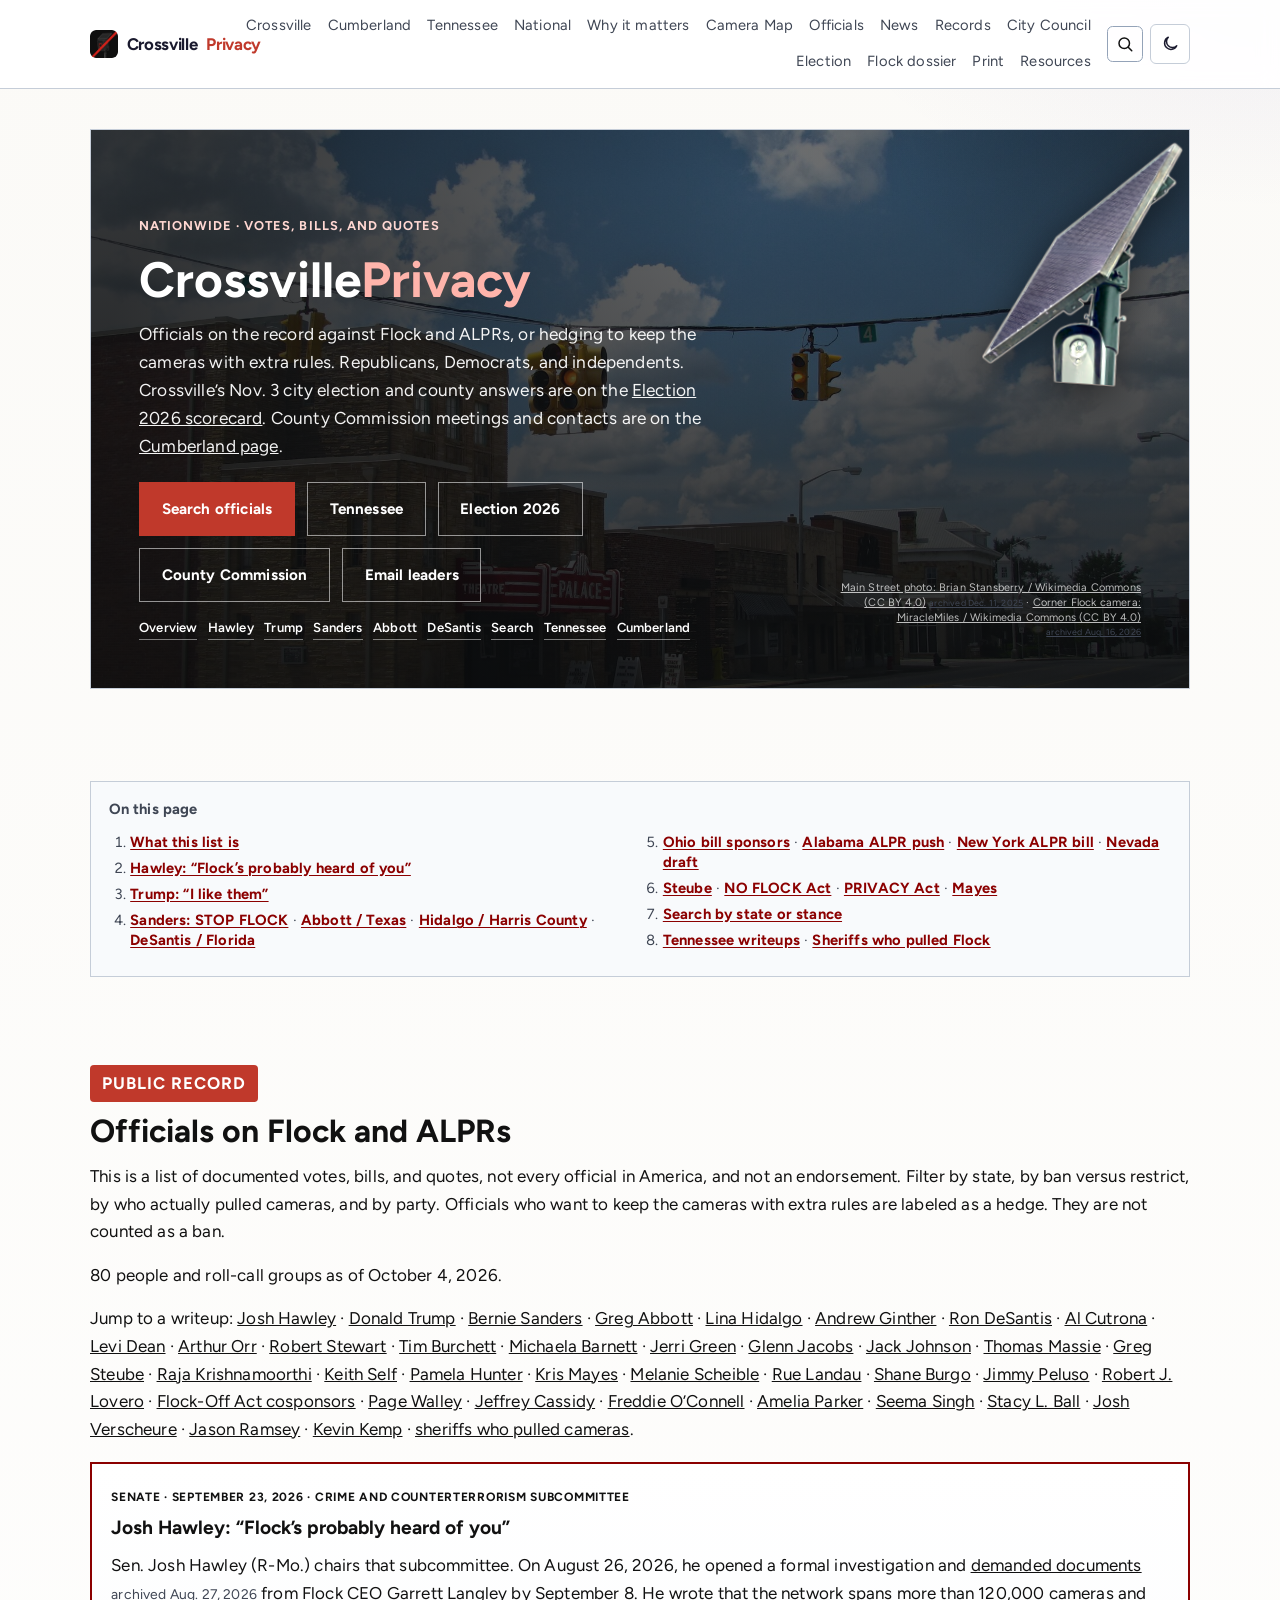
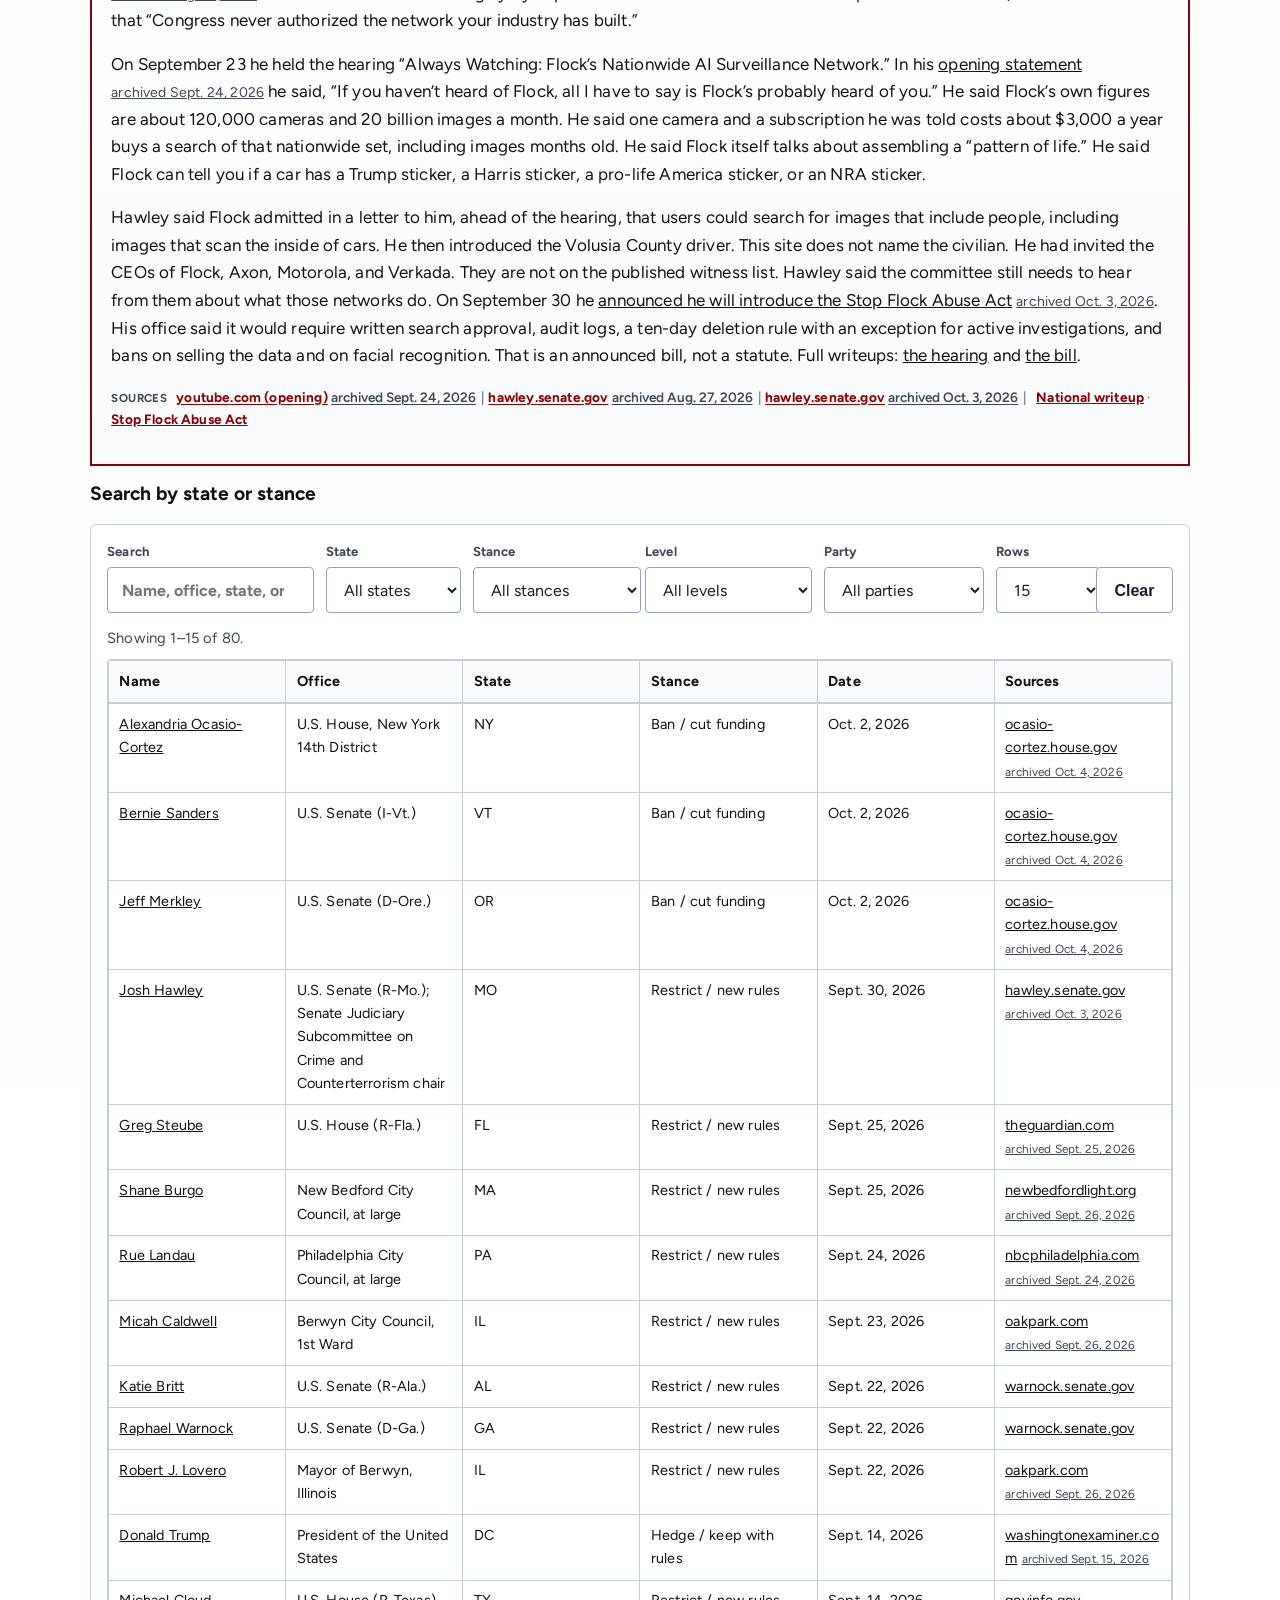
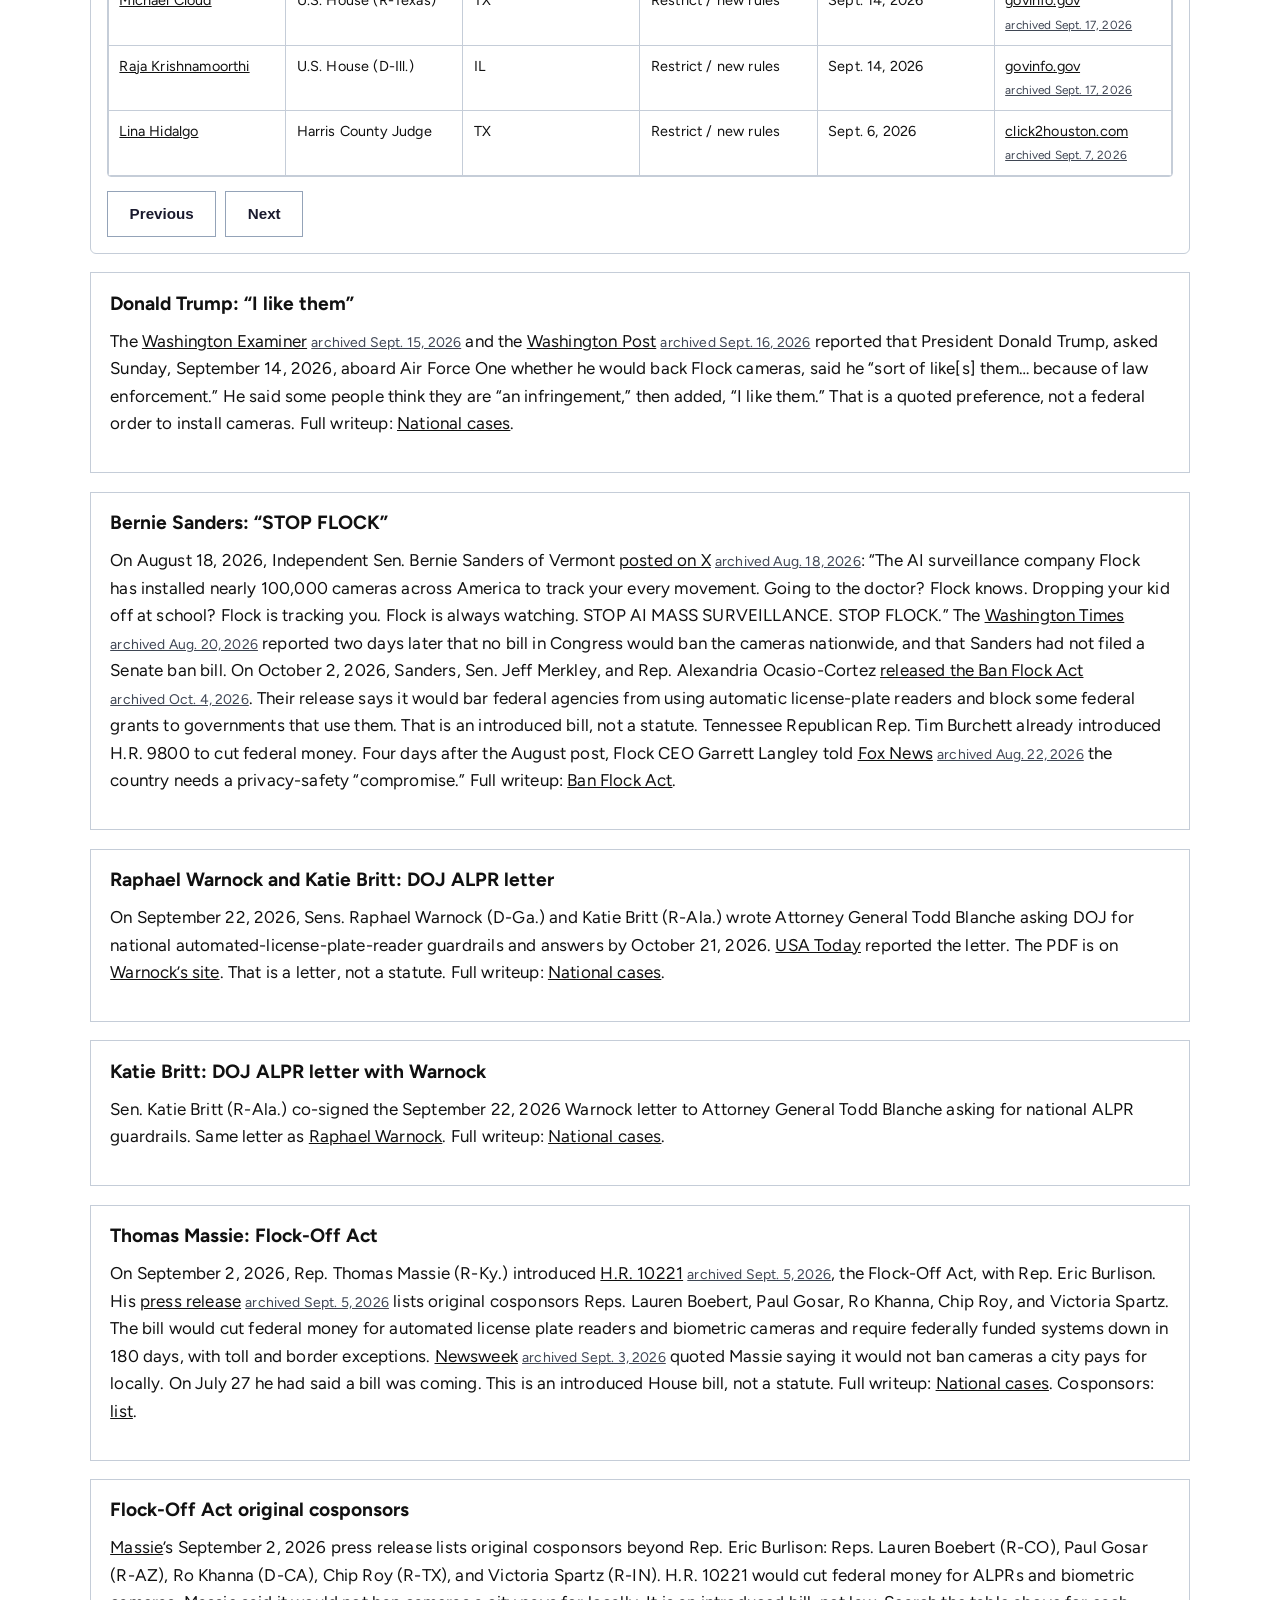
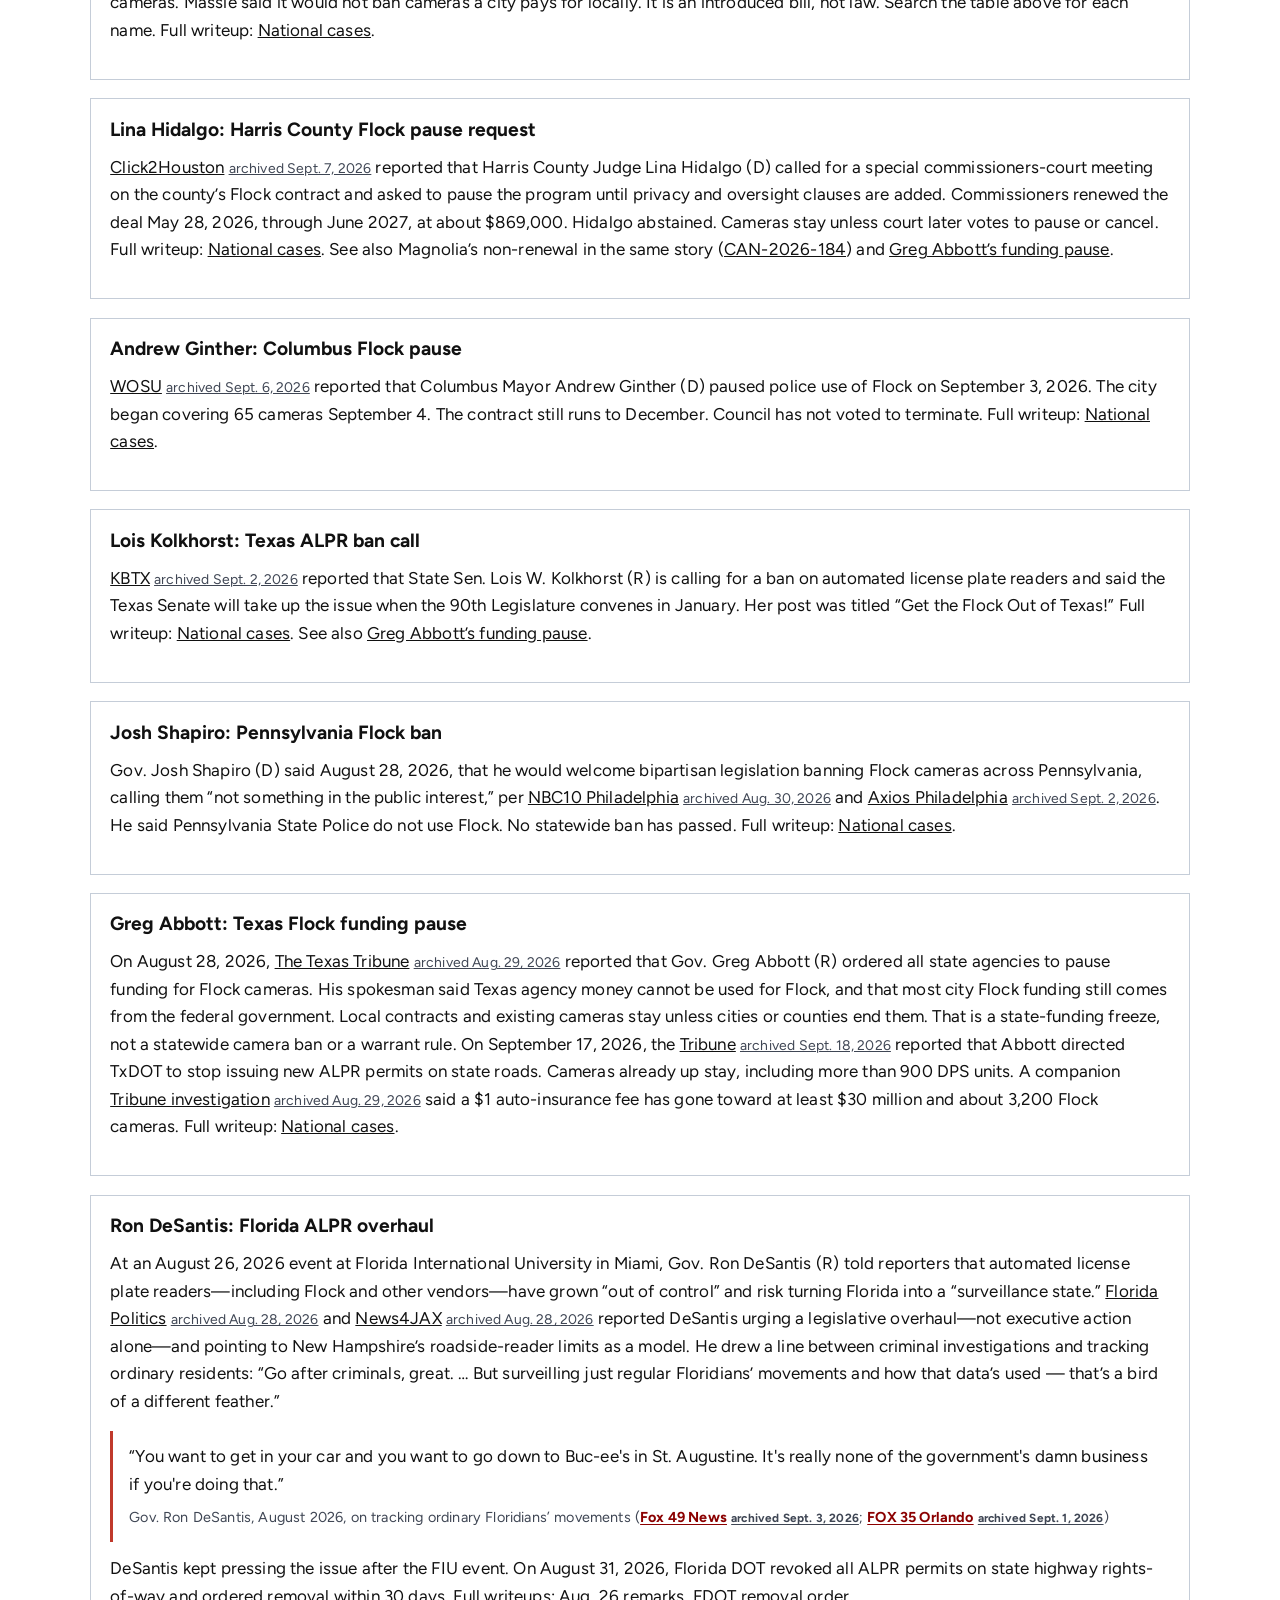
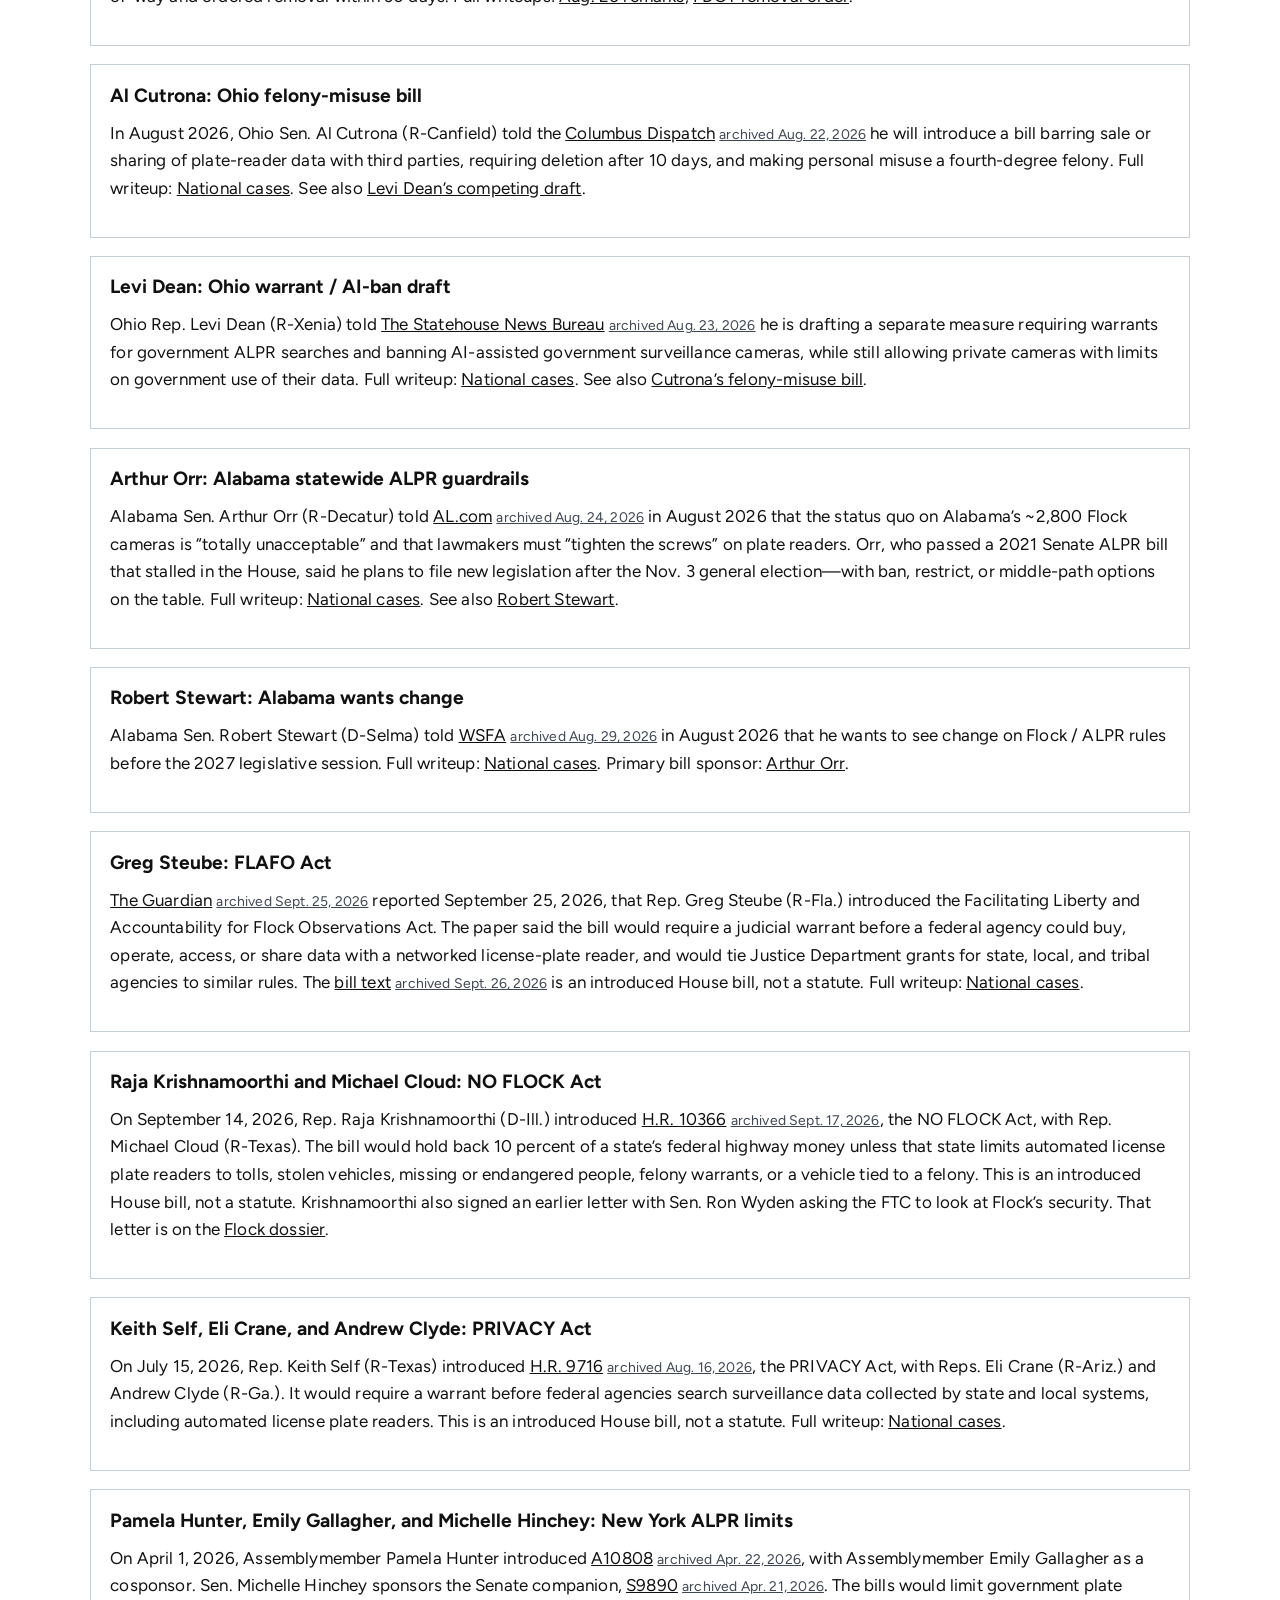
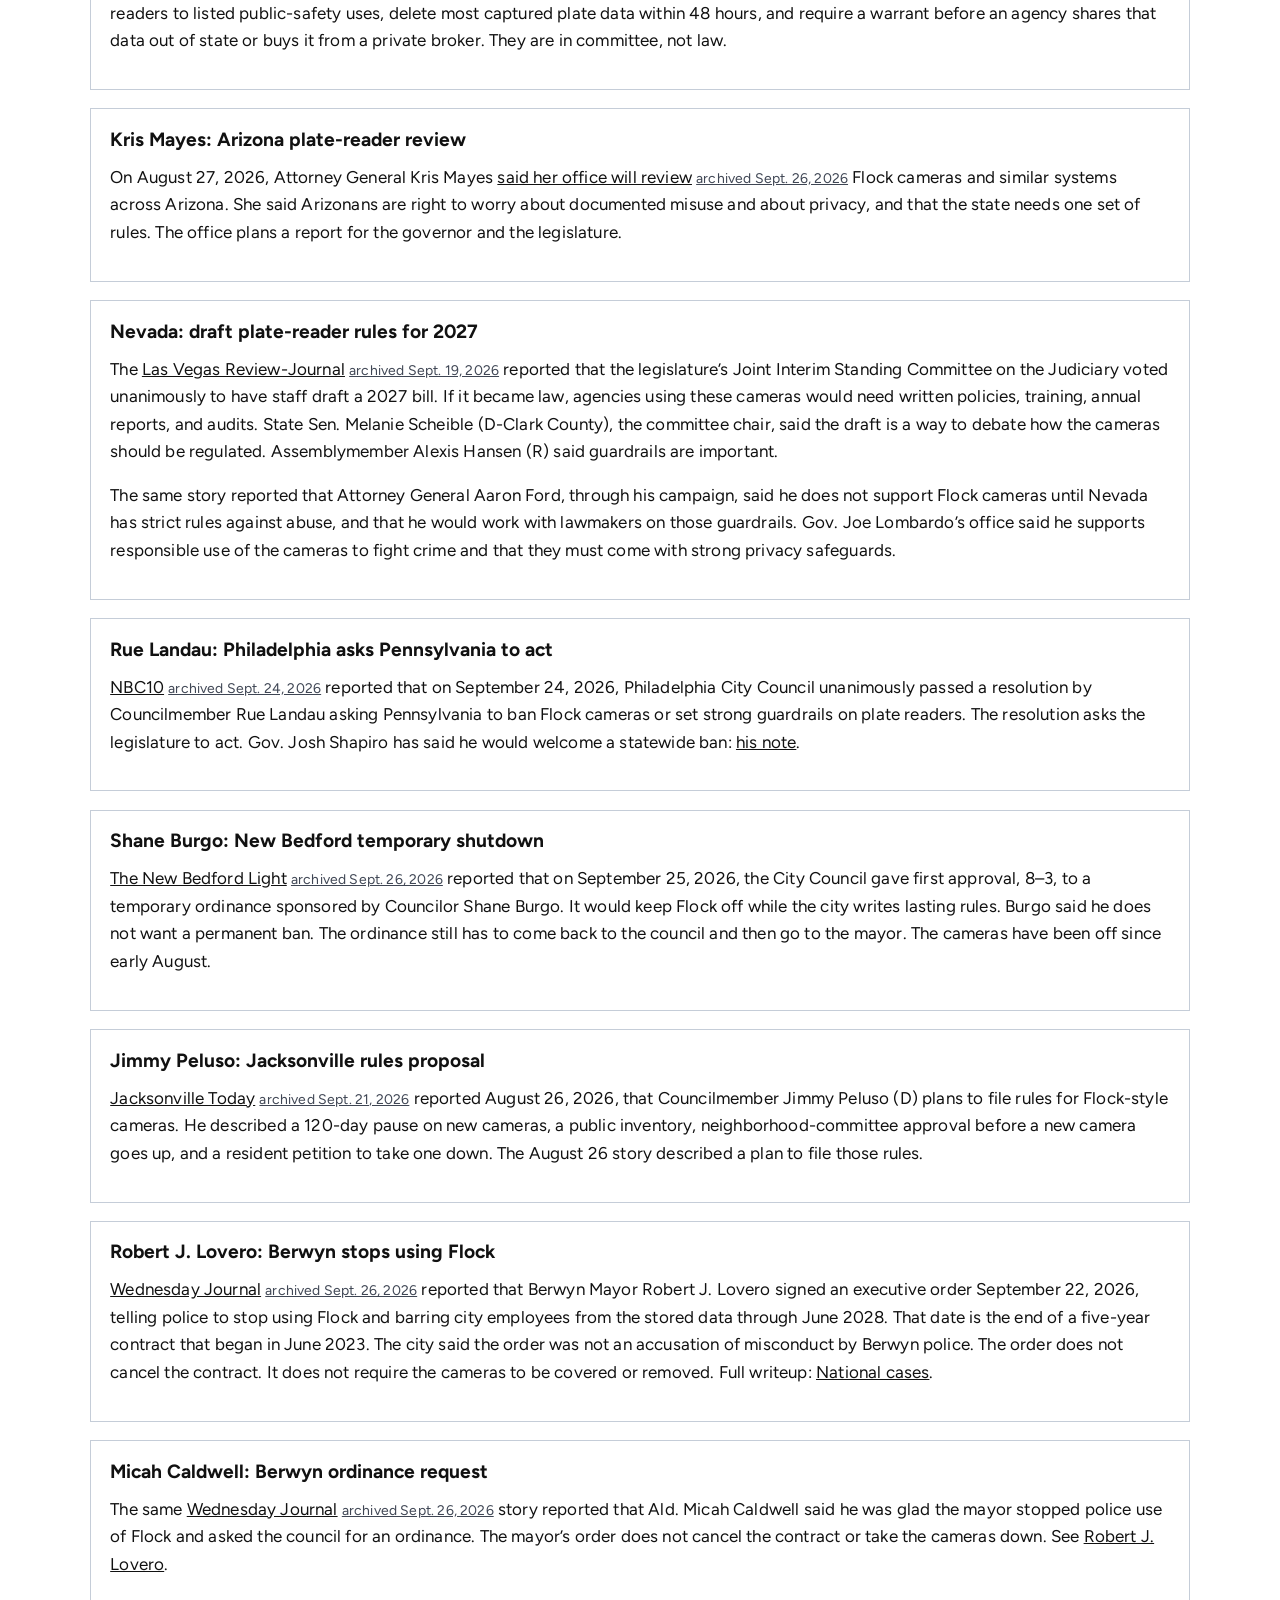
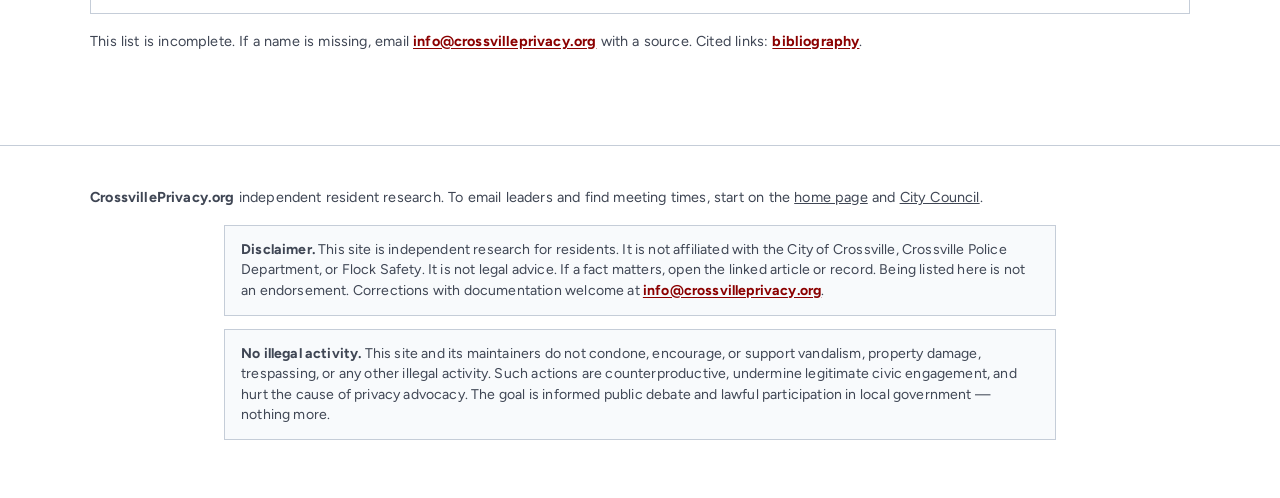
<file: officials.html>
<!DOCTYPE html>
<html lang="en">
<head>
  <meta charset="utf-8" />
  <script>
    (function () {
      try {
        var stored = localStorage.getItem("crossville-theme");
        var theme = stored === "light" || stored === "dark"
          ? stored
          : (window.matchMedia("(prefers-color-scheme: dark)").matches ? "dark" : "light");
        document.documentElement.setAttribute("data-theme", theme);
        document.documentElement.style.colorScheme = theme;
      } catch (e) {}
    })();
  </script>
  <meta name="viewport" content="width=device-width, initial-scale=1, viewport-fit=cover" />
  <title>Officials on Flock: Hawley, Burchett, Sanders, and others · CrossvillePrivacy.org</title>
  <meta name="description" content="Sen. Josh Hawley’s September 23, 2026 hearing, plus public Flock and ALPR stances from Tim Burchett, Bernie Sanders, and other officials. Search by state, party, or ban vs restrict." />
  <link rel="canonical" href="https://crossvilleprivacy.org/officials.html" />
  <link rel="sitemap" type="application/xml" title="Sitemap" href="https://crossvilleprivacy.org/sitemap.xml" />
  <meta property="og:type" content="website" />
  <meta property="og:site_name" content="CrossvillePrivacy.org" />
  <meta property="og:url" content="https://crossvilleprivacy.org/officials.html" />
  <meta property="og:title" content="Officials on Flock: Hawley, Burchett, Sanders, and others · CrossvillePrivacy.org" />
  <meta property="og:description" content="Hawley’s Sept. 23 hearing, plus documented votes, bills, and quotes on Flock and ALPRs. Not an endorsement." />
  <meta property="og:image" content="https://crossvilleprivacy.org/assets/hero-main-street.jpg" />
  <meta property="og:locale" content="en_US" />
  <meta name="twitter:card" content="summary_large_image" />
  <meta name="twitter:title" content="Officials on Flock: Hawley, Burchett, Sanders, and others" />
  <meta name="twitter:description" content="Hawley’s Sept. 23 hearing, plus votes, bills, and quotes on Flock and ALPRs." />
  <meta name="twitter:image" content="https://crossvilleprivacy.org/assets/hero-main-street.jpg" />
  <link rel="stylesheet" href="styles.css?v=20261005-election-banner" />
  <link rel="icon" href="assets/favicon.svg" type="image/svg+xml" />
  <link rel="icon" href="assets/favicon-32.png" type="image/png" sizes="32x32" />
  <link rel="apple-touch-icon" href="assets/apple-touch-icon.png" />
  <meta name="theme-color" content="#c0392b" />
  <meta name="referrer" content="strict-origin-when-cross-origin" />
</head>
<body>
  <header class="site-header">
    <div class="wrap bar">
      <a class="brand" href="index.html"><img class="brand-mark" src="assets/brand-mark.png" width="28" height="28" alt="" />Crossville<span>Privacy</span></a>
      <nav id="site-nav" class="nav" data-site-nav aria-label="Primary">
        <a href="index.html">Crossville</a>
        <a href="cumberland.html">Cumberland</a>
        <a href="tennessee.html">Tennessee</a>
        <a href="national.html">National</a>
        <a href="why.html">Why it matters</a>
        <a href="index.html#map">Camera Map</a>
        <a href="officials.html" aria-current="page">Officials</a>
        <a href="index.html#recent-news">News</a>
        <a href="records.html">Records</a>
        <a href="council.html">City Council</a>
        <a href="election.html">Election</a>
        <a href="flock.html">Flock dossier</a>
        <a href="printables.html">Print</a>
        <a href="resources.html">Resources</a>
      </nav>
      <div class="header-tools">
        <button type="button" class="theme-toggle" data-theme-toggle aria-pressed="false" aria-label="Switch to dark mode" title="Dark mode">
          <svg class="theme-icon theme-icon-sun" width="18" height="18" viewBox="0 0 24 24" fill="none" stroke="currentColor" stroke-width="2" stroke-linecap="round" stroke-linejoin="round" aria-hidden="true"><circle cx="12" cy="12" r="4" /><path d="M12 3v2M12 19v2M4.9 4.9l1.4 1.4M17.7 17.7l1.4 1.4M3 12h2M19 12h2M4.9 19.1l1.4-1.4M17.7 6.3l1.4-1.4" /></svg>
          <svg class="theme-icon theme-icon-moon" width="18" height="18" viewBox="0 0 24 24" fill="none" stroke="currentColor" stroke-width="2" stroke-linecap="round" stroke-linejoin="round" aria-hidden="true"><path d="M21 14.3A8.5 8.5 0 1 1 9.7 3 7 7 0 0 0 21 14.3z" /></svg>
        </button>
        <button type="button" class="nav-toggle" data-nav-toggle aria-controls="site-nav" aria-expanded="false" aria-label="Open menu">
          <span class="nav-toggle-bars" aria-hidden="true"></span>
        </button>
      </div>
    </div>
  </header>


  <main id="top">
    <section class="hero">
      <div class="wrap">
        <div class="hero-panel" data-hero-rotate data-hero-interval="9000">
          <div class="hero-slides" aria-hidden="true">
            <img class="hero-media is-active" src="assets/hero-main-street.jpg" alt="" width="1920" height="1468" fetchpriority="high" decoding="async" data-hero-alt="Downtown Crossville Main Street" data-hero-credit="Main Street photo: Brian Stansberry / Wikimedia Commons (CC BY 4.0)" data-hero-credit-href="https://commons.wikimedia.org/wiki/File:Crossville-Main-Street-tn1.jpg" />
            <img class="hero-media" src="assets/hero-courthouse.jpg" alt="" width="1460" height="1143" loading="lazy" decoding="async" data-hero-alt="Cumberland County Courthouse in Crossville" data-hero-credit="Courthouse photo: Brian Stansberry / Wikimedia Commons (CC BY 3.0)" data-hero-credit-href="https://commons.wikimedia.org/wiki/File:Cumberland-county-tennessee-courthouse1.jpg" />
            <img class="hero-media" src="assets/hero-homesteads-tower.jpg" alt="" width="1920" height="1440" loading="lazy" decoding="async" data-hero-alt="Cumberland Homesteads Museum and Tower near Crossville" data-hero-credit="Homesteads Tower photo: Brian Stansberry / Wikimedia Commons (CC BY 3.0)" data-hero-credit-href="https://commons.wikimedia.org/wiki/File:Cumberland-homesteads-tower-tn1.jpg" />
            <img class="hero-media" src="assets/hero-byrd-creek.jpg" alt="" width="1920" height="1277" loading="lazy" decoding="async" data-hero-alt="Byrd Creek Dam and CCC stone bridge at Cumberland Mountain State Park" data-hero-credit="Byrd Creek Dam &amp; Bridge photo: David Ratledge / Wikimedia Commons (CC BY 4.0)" data-hero-credit-href="https://commons.wikimedia.org/wiki/File:Byrd_Creek_Dam_%26_Bridge_-_Cumberland_Mountain_State_Park,_Tennessee_-_June_24,_2014.jpg" />
          </div>
          <div class="hero-watchers" aria-hidden="true">
            <span class="hero-watcher hero-watcher-right">
              <img src="assets/hero-flock-camera.png?v=1786627456" alt="" width="380" height="566" decoding="async" />
            </span>
          </div>
          <p class="visually-hidden">A decorative Flock Safety camera appears in the top-right of the banner, as if watching Crossville landmarks below.</p>
          <div class="hero-copy">
            <div class="hero-kicker">Nationwide · votes, bills, and quotes</div>
            <h1>Crossville<span>Privacy</span></h1>
            <p class="lede">Officials on the record against Flock and ALPRs, or hedging to keep the cameras with extra rules. Republicans, Democrats, and independents. Crossville’s Nov.&nbsp;3 city election and county answers are on the <a href="election.html">Election 2026 scorecard</a>. County Commission meetings and contacts are on the <a href="cumberland.html">Cumberland page</a>.</p>
            <div class="cta-row">
              <a class="btn btn-primary" href="#officials-lookup">Search officials</a>
              <a class="btn btn-ghost" href="tennessee.html#politicians">Tennessee</a>
              <a class="btn btn-ghost" href="election.html">Election 2026</a>
              <a class="btn btn-ghost" href="cumberland.html">County Commission</a>
              <a class="btn btn-ghost" href="index.html#action">Email leaders</a>
            </div>
            <nav class="hero-jumps" aria-label="Jump to sections on this page">
              <a href="#officials">Overview</a>
              <a href="#josh-hawley">Hawley</a>
              <a href="#trump-flock">Trump</a>
              <a href="#sanders">Sanders</a>
              <a href="#greg-abbott">Abbott</a>
              <a href="#ron-desantis">DeSantis</a>
              <a href="#officials-lookup">Search</a>
              <a href="tennessee.html#politicians">Tennessee</a>
              <a href="cumberland.html">Cumberland</a>
            </nav>
          </div>
          <p class="hero-photo-credit" aria-label="Image credits">
            <a href="https://commons.wikimedia.org/wiki/File:Crossville-Main-Street-tn1.jpg" target="_blank" rel="noopener" data-hero-credit-link>Main Street photo: Brian Stansberry / Wikimedia Commons (CC BY 4.0)</a> <a class="source-archive" href="https://web.archive.org/web/20251211214113/https://commons.wikimedia.org/wiki/File:Crossville-Main-Street-tn1.jpg" target="_blank" rel="noopener" title="Wayback Machine snapshot"><time datetime="2025-12-11T21:41:13Z">archived Dec. 11, 2025</time></a>
            <span class="hero-credit-sep" aria-hidden="true"> · </span>
            <a href="https://commons.wikimedia.org/wiki/File:Flock_ALPR_with_Solar_Panel,_Closeup_Facing_Right,_Eatontown_NJ_(July_2026).jpg" target="_blank" rel="noopener">Corner Flock camera: MiracleMiles / Wikimedia Commons (CC BY 4.0)</a> <a class="source-archive" href="https://web.archive.org/web/20260816170843/https://commons.wikimedia.org/wiki/File:Flock_ALPR_with_Solar_Panel,_Closeup_Facing_Right,_Eatontown_NJ_(July_2026).jpg" target="_blank" rel="noopener" title="Wayback Machine snapshot"><time datetime="2026-08-16T17:08:43Z">archived Aug. 16, 2026</time></a>
          </p>
        </div>
      </div>
    </section>

    <section id="on-this-page" aria-label="On this page">
      <div class="wrap">
        <nav id="toc" class="toc" aria-label="On this page">
          <strong>On this page</strong>
          <ol class="toc-list">
            <li><a href="#officials">What this list is</a></li>
            <li><a href="#josh-hawley">Hawley: “Flock’s probably heard of you”</a></li>
            <li><a href="#trump-flock">Trump: “I like them”</a></li>
            <li><a href="#sanders">Sanders: STOP FLOCK</a> · <a href="#greg-abbott">Abbott / Texas</a> · <a href="#lina-hidalgo">Hidalgo / Harris County</a> · <a href="#ron-desantis">DeSantis / Florida</a></li>
            <li><a href="#al-cutrona">Ohio bill sponsors</a> · <a href="#arthur-orr">Alabama ALPR push</a> · <a href="#ny-alpr-bill">New York ALPR bill</a> · <a href="#nevada-alpr-draft">Nevada draft</a></li>
            <li><a href="#greg-steube">Steube</a> · <a href="#no-flock-act">NO FLOCK Act</a> · <a href="#keith-self">PRIVACY Act</a> · <a href="#kris-mayes">Mayes</a></li>
            <li><a href="#officials-lookup">Search by state or stance</a></li>
            <li><a href="tennessee.html#politicians">Tennessee writeups</a> · <a href="national.html#officials-who-ended-flock">Sheriffs who pulled Flock</a></li>
          </ol>
        </nav>
      </div>
    </section>

    <section aria-labelledby="officials">
      <div class="wrap">
        <span class="section-label">Public record</span>
        <h2 id="officials">Officials on Flock and ALPRs</h2>
        <p>This is a list of documented votes, bills, and quotes, not every official in America, and not an endorsement. Filter by state, by ban versus restrict, by who actually pulled cameras, and by party. Officials who want to keep the cameras with extra rules are labeled as a hedge. They are not counted as a ban.</p>
        <p><span data-official-count>78</span> people and roll-call groups as of <span data-official-as-of>September 25, 2026</span>.</p>
        <p>Jump to a writeup:
          <a href="#josh-hawley">Josh Hawley</a> ·
          <a href="#trump-flock">Donald Trump</a> ·
          <a href="#sanders">Bernie Sanders</a> ·
          <a href="#greg-abbott">Greg Abbott</a> ·
          <a href="#lina-hidalgo">Lina Hidalgo</a> ·
          <a href="#andrew-ginther">Andrew Ginther</a> ·
          <a href="#ron-desantis">Ron DeSantis</a> ·
          <a href="#al-cutrona">Al Cutrona</a> ·
          <a href="#levi-dean">Levi Dean</a> ·
          <a href="#arthur-orr">Arthur Orr</a> ·
          <a href="#robert-stewart">Robert Stewart</a> ·
          <a href="tennessee.html#burchett-hr9800">Tim Burchett</a> ·
          <a href="tennessee.html#michaela-barnett">Michaela Barnett</a> ·
          <a href="tennessee.html#jerri-green">Jerri Green</a> ·
          <a href="tennessee.html#glenn-jacobs">Glenn Jacobs</a> ·
          <a href="tennessee.html#jack-johnson">Jack Johnson</a> ·
          <a href="#thomas-massie">Thomas Massie</a> ·
          <a href="#greg-steube">Greg Steube</a> ·
          <a href="#no-flock-act">Raja Krishnamoorthi</a> ·
          <a href="#keith-self">Keith Self</a> ·
          <a href="#ny-alpr-bill">Pamela Hunter</a> ·
          <a href="#kris-mayes">Kris Mayes</a> ·
          <a href="#nevada-alpr-draft">Melanie Scheible</a> ·
          <a href="#rue-landau">Rue Landau</a> ·
          <a href="#shane-burgo">Shane Burgo</a> ·
          <a href="#jimmy-peluso">Jimmy Peluso</a> ·
          <a href="#robert-lovero">Robert J. Lovero</a> ·
          <a href="#flock-off-cosponsors">Flock-Off Act cosponsors</a> ·
          <a href="tennessee.html#page-walley">Page Walley</a> ·
          <a href="tennessee.html#jeffrey-cassidy">Jeffrey Cassidy</a> ·
          <a href="tennessee.html#freddie-oconnell">Freddie O’Connell</a> ·
          <a href="tennessee.html#amelia-parker">Amelia Parker</a> ·
          <a href="tennessee.html#seema-singh">Seema Singh</a> ·
          <a href="national.html#pulaski-cancel">Stacy L. Ball</a> ·
          <a href="national.html#henry-county-il-cancel">Josh Verscheure</a> ·
          <a href="national.html#virginia-sept-flock">Jason Ramsey</a> ·
          <a href="national.html#virginia-sept-flock">Kevin Kemp</a> ·
          <a href="national.html#officials-who-ended-flock">sheriffs who pulled cameras</a>.</p>

        <article class="case case-spotlight" id="josh-hawley" style="margin-top:1.15rem;">
          <div class="tag">Senate · September 23, 2026 · Crime and Counterterrorism subcommittee</div>
          <h3>Josh Hawley: “Flock’s probably heard of you”</h3>
          <p>Sen. Josh Hawley (R-Mo.) chairs that subcommittee. On August 26, 2026, he opened a formal investigation and <a href="https://www.hawley.senate.gov/chairman-hawley-investigates-ai-powered-flock-cameras-amidst-privacy-concerns/" target="_blank" rel="noopener">demanded documents</a> <a class="source-archive" href="https://web.archive.org/web/20260827121056/https://www.hawley.senate.gov/chairman-hawley-investigates-ai-powered-flock-cameras-amidst-privacy-concerns/" target="_blank" rel="noopener" title="Wayback Machine snapshot"><time datetime="2026-08-27T12:10:56Z">archived Aug. 27, 2026</time></a> from Flock CEO Garrett Langley by September 8. He wrote that the network spans more than 120,000 cameras and that “Congress never authorized the network your industry has built.”</p>
          <p>On September 23 he held the hearing “Always Watching: Flock’s Nationwide AI Surveillance Network.” In his <a href="https://www.youtube.com/watch?v=KKU-lwnfDhw" target="_blank" rel="noopener">opening statement</a> <a class="source-archive" href="https://web.archive.org/web/20260924030230/https://www.youtube.com/watch?v=KKU-lwnfDhw" target="_blank" rel="noopener" title="Wayback Machine snapshot"><time datetime="2026-09-24T03:02:30Z">archived Sept. 24, 2026</time></a> he said, “If you haven’t heard of Flock, all I have to say is Flock’s probably heard of you.” He said Flock’s own figures are about 120,000 cameras and 20 billion images a month. He said one camera and a subscription he was told costs about $3,000 a year buys a search of that nationwide set, including images months old. He said Flock itself talks about assembling a “pattern of life.” He said Flock can tell you if a car has a Trump sticker, a Harris sticker, a pro-life America sticker, or an NRA sticker.</p>
          <p>Hawley said Flock admitted in a letter to him, ahead of the hearing, that users could search for images that include people, including images that scan the inside of cars. He then introduced the Volusia County driver. This site does not name the civilian. He had invited the CEOs of Flock, Axon, Motorola, and Verkada. They are not on the published witness list. Hawley said the committee still needs to hear from them about what those networks do. On September 30 he <a href="https://www.hawley.senate.gov/hawley-to-introduce-stop-flock-abuse-act-establishing-safeguards-for-ai-powered-cameras/" target="_blank" rel="noopener">announced he will introduce the Stop Flock Abuse Act</a> <a class="source-archive" href="https://web.archive.org/web/20261003072656/https://www.hawley.senate.gov/hawley-to-introduce-stop-flock-abuse-act-establishing-safeguards-for-ai-powered-cameras/" target="_blank" rel="noopener" title="Wayback Machine snapshot"><time datetime="2026-10-03T07:26:56Z">archived Oct. 3, 2026</time></a>. His office said it would require written search approval, audit logs, a ten-day deletion rule with an exception for active investigations, and bans on selling the data and on facial recognition. That is an announced bill, not a statute. Full writeups: <a href="national.html#hawley-flock-hearing">the hearing</a> and <a href="national.html#hawley-stop-flock-act">the bill</a>.</p>
          <p class="sources"><span class="source-cite-label">Sources</span> <span class="source-cite-item"><a href="https://www.youtube.com/watch?v=KKU-lwnfDhw" target="_blank" rel="noopener">youtube.com (opening)</a> <a class="source-archive" href="https://web.archive.org/web/20260924030230/https://www.youtube.com/watch?v=KKU-lwnfDhw" target="_blank" rel="noopener" title="Wayback Machine snapshot"><time datetime="2026-09-24T03:02:30Z">archived Sept. 24, 2026</time></a></span> <span class="source-cite-item"><a href="https://www.hawley.senate.gov/chairman-hawley-investigates-ai-powered-flock-cameras-amidst-privacy-concerns/" target="_blank" rel="noopener">hawley.senate.gov</a> <a class="source-archive" href="https://web.archive.org/web/20260827121056/https://www.hawley.senate.gov/chairman-hawley-investigates-ai-powered-flock-cameras-amidst-privacy-concerns/" target="_blank" rel="noopener" title="Wayback Machine snapshot"><time datetime="2026-08-27T12:10:56Z">archived Aug. 27, 2026</time></a></span> <span class="source-cite-item"><a href="https://www.hawley.senate.gov/hawley-to-introduce-stop-flock-abuse-act-establishing-safeguards-for-ai-powered-cameras/" target="_blank" rel="noopener">hawley.senate.gov</a> <a class="source-archive" href="https://web.archive.org/web/20261003072656/https://www.hawley.senate.gov/hawley-to-introduce-stop-flock-abuse-act-establishing-safeguards-for-ai-powered-cameras/" target="_blank" rel="noopener" title="Wayback Machine snapshot"><time datetime="2026-10-03T07:26:56Z">archived Oct. 3, 2026</time></a></span> <span class="source-cite-extra"><a href="national.html#hawley-flock-hearing">National writeup</a> · <a href="national.html#hawley-stop-flock-act">Stop Flock Abuse Act</a></span></p>
        </article>

        <h3 id="officials-lookup">Search by state or stance</h3>
        <div
          class="audit-log-widget cancel-lookup-widget"
          data-politician-lookup
          data-json-url="docs/Politician_Stances.json"
        >
          <div class="audit-log-controls cancel-lookup-controls">
            <label class="speech-field">
              <span>Search</span>
              <input type="search" data-official-search placeholder="Name, office, state, or bill" autocomplete="off" spellcheck="false" />
            </label>
            <div class="speech-field">
              <span>State</span>
              <select data-official-state aria-label="State">
                <option value="">All states</option>
              </select>
            </div>
            <div class="speech-field">
              <span>Stance</span>
              <select data-official-stance aria-label="Stance">
                <option value="">All stances</option>
                <option value="ban">Ban / cut funding</option>
                <option value="restrict">Restrict / new rules</option>
                <option value="pulled">Pulled cameras</option>
                <option value="hedge">Hedge / keep with rules</option>
              </select>
            </div>
            <div class="speech-field">
              <span>Level</span>
              <select data-official-level aria-label="Level">
                <option value="">All levels</option>
                <option value="federal">Congress</option>
                <option value="statewide">Statewide</option>
                <option value="local">Local</option>
              </select>
            </div>
            <div class="speech-field">
              <span>Party</span>
              <select data-official-party aria-label="Party">
                <option value="">All parties</option>
                <option value="R">Republican</option>
                <option value="D">Democratic</option>
                <option value="I">Independent</option>
                <option value="N">Other / nonpartisan</option>
              </select>
            </div>
            <div class="speech-field">
              <span>Rows</span>
              <select data-official-page-size aria-label="Rows">
                <option value="15" selected>15</option>
                <option value="25">25</option>
                <option value="50">50</option>
                <option value="100">100</option>
              </select>
            </div>
            <button type="button" class="btn btn-ghost" data-official-clear>Clear</button>
          </div>
          <p class="audit-log-status" data-official-status aria-live="polite">Loading officials…</p>
          <div class="audit-log-table-wrap">
            <table class="data-table audit-log-table cancel-lookup-table">
              <caption class="visually-hidden">Elected officials’ documented Flock and ALPR stances</caption>
              <thead>
                <tr>
                  <th scope="col">Name</th>
                  <th scope="col">Office</th>
                  <th scope="col">State</th>
                  <th scope="col">Stance</th>
                  <th scope="col">Date</th>
                  <th scope="col">Sources</th>
                </tr>
              </thead>
              <tbody data-official-body>
                <tr><td colspan="6">Loading officials…</td></tr>
              </tbody>
            </table>
          </div>
          <div class="audit-log-pager">
            <button type="button" class="btn btn-ghost" data-official-prev>Previous</button>
            <button type="button" class="btn btn-ghost" data-official-next>Next</button>
          </div>
        </div>
        <noscript>
          <p>Turn on JavaScript to search this table. <a href="#sanders">Bernie Sanders</a>, <a href="#josh-hawley">Josh Hawley</a>, <a href="#greg-abbott">Greg Abbott</a>, <a href="#ron-desantis">Ron DeSantis</a>, <a href="#al-cutrona">Al Cutrona</a>, <a href="#levi-dean">Levi Dean</a>, <a href="#arthur-orr">Arthur Orr</a>, <a href="#robert-stewart">Robert Stewart</a>, <a href="tennessee.html#burchett-hr9800">Tim Burchett</a>, <a href="tennessee.html#michaela-barnett">Michaela Barnett</a>, <a href="tennessee.html#jerri-green">Jerri Green</a>, <a href="tennessee.html#glenn-jacobs">Glenn Jacobs</a>, <a href="#thomas-massie">Thomas Massie</a>, <a href="#greg-steube">Greg Steube</a>, <a href="#no-flock-act">Raja Krishnamoorthi</a>, <a href="#keith-self">Keith Self</a>, <a href="#ny-alpr-bill">Pamela Hunter</a>, <a href="#kris-mayes">Kris Mayes</a>, <a href="#nevada-alpr-draft">Melanie Scheible</a>, <a href="#rue-landau">Rue Landau</a>, <a href="#robert-lovero">Robert J. Lovero</a>. Crossville’s Nov.&nbsp;3, 2026 city election: <a href="election.html">Election 2026 scorecard</a>.</p>
        </noscript>

        <article class="case" id="trump-flock" style="margin-top:1.15rem;">
          <h3>Donald Trump: “I like them”</h3>
          <p>The <a href="https://www.washingtonexaminer.com/news/white-house/4726568/trump-support-flock-cameras-i-like-them/" target="_blank" rel="noopener">Washington Examiner</a> <a class="source-archive" href="https://web.archive.org/web/20260915061126/https://www.washingtonexaminer.com/news/white-house/4726568/trump-support-flock-cameras-i-like-them/" target="_blank" rel="noopener" title="Wayback Machine snapshot"><time datetime="2026-09-15T06:11:26Z">archived Sept. 15, 2026</time></a> and the <a href="https://www.washingtonpost.com/technology/2026/09/14/trump-expresses-support-flock-license-plate-surveillance-technology/" target="_blank" rel="noopener">Washington Post</a> <a class="source-archive" href="https://web.archive.org/web/20260916090353/https://www.washingtonpost.com/technology/2026/09/14/trump-expresses-support-flock-license-plate-surveillance-technology/" target="_blank" rel="noopener" title="Wayback Machine snapshot"><time datetime="2026-09-16T09:03:53Z">archived Sept. 16, 2026</time></a> reported that President Donald Trump, asked Sunday, September 14, 2026, aboard Air Force One whether he would back Flock cameras, said he “sort of like[s] them… because of law enforcement.” He said some people think they are “an infringement,” then added, “I like them.” That is a quoted preference, not a federal order to install cameras. Full writeup: <a href="national.html#trump-flock">National cases</a>.</p>
        </article>

        <article class="case" id="sanders" style="margin-top:1.15rem;">
          <h3>Bernie Sanders: “STOP FLOCK”</h3>
          <p>On August 18, 2026, Independent Sen. Bernie Sanders of Vermont <a href="https://x.com/SenSanders/status/2089716977442926842" target="_blank" rel="noopener">posted on X</a> <a class="source-archive" href="https://web.archive.org/web/20260818141207/https://twitter.com/SenSanders/status/2089716977442926842" target="_blank" rel="noopener" title="Wayback Machine snapshot"><time datetime="2026-08-18T14:12:07Z">archived Aug. 18, 2026</time></a>: “The AI surveillance company Flock has installed nearly 100,000 cameras across America to track your every movement. Going to the doctor? Flock knows. Dropping your kid off at school? Flock is tracking you. Flock is always watching. STOP AI MASS SURVEILLANCE. STOP FLOCK.” The <a href="https://www.washingtontimes.com/news/2026/aug/20/congress-talks-tough-flock-cameras-no-bill-would-ban-outright/" target="_blank" rel="noopener">Washington Times</a> <a class="source-archive" href="https://web.archive.org/web/20260820180429/https://www.washingtontimes.com/news/2026/aug/20/congress-talks-tough-flock-cameras-no-bill-would-ban-outright/" target="_blank" rel="noopener" title="Wayback Machine snapshot"><time datetime="2026-08-20T18:04:29Z">archived Aug. 20, 2026</time></a> reported two days later that no bill in Congress would ban the cameras nationwide, and that Sanders had not filed a Senate ban bill. On October 2, 2026, Sanders, Sen. Jeff Merkley, and Rep. Alexandria Ocasio-Cortez <a href="https://ocasio-cortez.house.gov/media/press-releases/news-ocasio-cortez-sanders-merkley-unveil-ban-flock-act-protect-americans" target="_blank" rel="noopener">released the Ban Flock Act</a> <a class="source-archive" href="https://web.archive.org/web/20261004044529/https://ocasio-cortez.house.gov/media/press-releases/news-ocasio-cortez-sanders-merkley-unveil-ban-flock-act-protect-americans" target="_blank" rel="noopener" title="Wayback Machine snapshot"><time datetime="2026-10-04T04:45:29Z">archived Oct. 4, 2026</time></a>. Their release says it would bar federal agencies from using automatic license-plate readers and block some federal grants to governments that use them. That is an introduced bill, not a statute. Tennessee Republican Rep. Tim Burchett already introduced H.R. 9800 to cut federal money. Four days after the August post, Flock CEO Garrett Langley told <a href="https://www.foxnews.com/media/flock-safety-ceo-calls-national-compromise-amid-camera-sabotage-public-revolt" target="_blank" rel="noopener">Fox News</a> <a class="source-archive" href="https://web.archive.org/web/20260822223209/https://www.foxnews.com/media/flock-safety-ceo-calls-national-compromise-amid-camera-sabotage-public-revolt" target="_blank" rel="noopener" title="Wayback Machine snapshot"><time datetime="2026-08-22T22:32:09Z">archived Aug. 22, 2026</time></a> the country needs a privacy-safety “compromise.” Full writeup: <a href="national.html#ban-flock-act">Ban Flock Act</a>.</p>
        </article>

        <article class="case" id="raphael-warnock" style="margin-top:1.15rem;">
          <h3>Raphael Warnock and Katie Britt: DOJ ALPR letter</h3>
          <p>On September 22, 2026, Sens. Raphael Warnock (D-Ga.) and Katie Britt (R-Ala.) wrote Attorney General Todd Blanche asking DOJ for national automated-license-plate-reader guardrails and answers by October 21, 2026. <a href="https://www.usatoday.com/story/news/state/georgia/atlanta/2026/09/22/georgia-senator-calls-on-doj-to-establish-alpr-guardrails-nationally/91888084007/" target="_blank" rel="noopener">USA Today</a> reported the letter. The PDF is on <a href="https://www.warnock.senate.gov/wp-content/uploads/2026/09/09.22.2026-Letter-to-DOJ-re-Automated-License-Plate-Readers.pdf" target="_blank" rel="noopener">Warnock’s site</a>. That is a letter, not a statute. Full writeup: <a href="national.html#warnock-britt-doj">National cases</a>.</p>
        </article>

        <article class="case" id="katie-britt" style="margin-top:1.15rem;">
          <h3>Katie Britt: DOJ ALPR letter with Warnock</h3>
          <p>Sen. Katie Britt (R-Ala.) co-signed the September 22, 2026 Warnock letter to Attorney General Todd Blanche asking for national ALPR guardrails. Same letter as <a href="#raphael-warnock">Raphael Warnock</a>. Full writeup: <a href="national.html#warnock-britt-doj">National cases</a>.</p>
        </article>

        <article class="case" id="thomas-massie" style="margin-top:1.15rem;">
          <h3>Thomas Massie: Flock-Off Act</h3>
          <p>On September 2, 2026, Rep. Thomas Massie (R-Ky.) introduced <a href="https://www.govinfo.gov/content/pkg/BILLS-119hr10221ih/pdf/BILLS-119hr10221ih.pdf" target="_blank" rel="noopener">H.R. 10221</a> <a class="source-archive" href="https://web.archive.org/web/20260905115518/https://www.govinfo.gov/content/pkg/BILLS-119hr10221ih/pdf/BILLS-119hr10221ih.pdf" target="_blank" rel="noopener" title="Wayback Machine snapshot"><time datetime="2026-09-05T11:55:18Z">archived Sept. 5, 2026</time></a>, the Flock-Off Act, with Rep. Eric Burlison. His <a href="https://massie.house.gov/news/documentsingle.aspx?DocumentID=395851" target="_blank" rel="noopener">press release</a> <a class="source-archive" href="https://web.archive.org/web/20260905115447/https://massie.house.gov/news/documentsingle.aspx?DocumentID=395851" target="_blank" rel="noopener" title="Wayback Machine snapshot"><time datetime="2026-09-05T11:54:47Z">archived Sept. 5, 2026</time></a> lists original cosponsors Reps. Lauren Boebert, Paul Gosar, Ro Khanna, Chip Roy, and Victoria Spartz. The bill would cut federal money for automated license plate readers and biometric cameras and require federally funded systems down in 180 days, with toll and border exceptions. <a href="https://www.newsweek.com/flock-cameras-face-removal-nationwide-under-new-bill-12399057" target="_blank" rel="noopener">Newsweek</a> <a class="source-archive" href="https://archive.today/20260903132132/https://www.newsweek.com/flock-cameras-face-removal-nationwide-under-new-bill-12399057" target="_blank" rel="noopener" title="archive.today snapshot"><time datetime="2026-09-03T13:21:32Z">archived Sept. 3, 2026</time></a> quoted Massie saying it would not ban cameras a city pays for locally. On July 27 he had said a bill was coming. This is an introduced House bill, not a statute. Full writeup: <a href="national.html#massie-flock-off-act">National cases</a>. Cosponsors: <a href="#flock-off-cosponsors">list</a>.</p>
        </article>

        <article class="case" id="flock-off-cosponsors" style="margin-top:1.15rem;">
          <h3>Flock-Off Act original cosponsors</h3>
          <p><a href="#thomas-massie">Massie</a>’s September 2, 2026 press release lists original cosponsors beyond Rep. Eric Burlison: Reps. Lauren Boebert (R-CO), Paul Gosar (R-AZ), Ro Khanna (D-CA), Chip Roy (R-TX), and Victoria Spartz (R-IN). H.R. 10221 would cut federal money for ALPRs and biometric cameras. Massie said it would not ban cameras a city pays for locally. It is an introduced bill, not law. Search the table above for each name. Full writeup: <a href="national.html#massie-flock-off-act">National cases</a>.</p>
        </article>

        <article class="case" id="lina-hidalgo" style="margin-top:1.15rem;">
          <h3>Lina Hidalgo: Harris County Flock pause request</h3>
          <p><a href="https://www.click2houston.com/news/local/2026/09/07/harris-county-judge-calls-for-special-session-on-flock-as-governor-pulls-state-funding/" target="_blank" rel="noopener">Click2Houston</a> <a class="source-archive" href="https://web.archive.org/web/20260907120842/https://www.click2houston.com/news/local/2026/09/07/harris-county-judge-calls-for-special-session-on-flock-as-governor-pulls-state-funding/" target="_blank" rel="noopener" title="Wayback Machine snapshot"><time datetime="2026-09-07T12:08:42Z">archived Sept. 7, 2026</time></a> reported that Harris County Judge Lina Hidalgo (D) called for a special commissioners-court meeting on the county’s Flock contract and asked to pause the program until privacy and oversight clauses are added. Commissioners renewed the deal May 28, 2026, through June 2027, at about $869,000. Hidalgo abstained. Cameras stay unless court later votes to pause or cancel. Full writeup: <a href="national.html#hidalgo-harris-flock">National cases</a>. See also Magnolia’s non-renewal in the same story (<a href="national.html#magnolia-cancel">CAN-2026-184</a>) and <a href="#greg-abbott">Greg Abbott’s funding pause</a>.</p>
        </article>

        <article class="case" id="andrew-ginther" style="margin-top:1.15rem;">
          <h3>Andrew Ginther: Columbus Flock pause</h3>
          <p><a href="https://www.wosu.org/politics-government/2026-09-04/columbus-will-cover-up-the-citys-65-flock-cameras-after-mayor-pauses-police-use" target="_blank" rel="noopener">WOSU</a> <a class="source-archive" href="https://web.archive.org/web/20260906060741/https://www.wosu.org/politics-government/2026-09-04/columbus-will-cover-up-the-citys-65-flock-cameras-after-mayor-pauses-police-use" target="_blank" rel="noopener" title="Wayback Machine snapshot"><time datetime="2026-09-06T06:07:41Z">archived Sept. 6, 2026</time></a> reported that Columbus Mayor Andrew Ginther (D) paused police use of Flock on September 3, 2026. The city began covering 65 cameras September 4. The contract still runs to December. Council has not voted to terminate. Full writeup: <a href="national.html#columbus-flock-hearing">National cases</a>.</p>
        </article>

        <article class="case" id="lois-kolkhorst" style="margin-top:1.15rem;">
          <h3>Lois Kolkhorst: Texas ALPR ban call</h3>
          <p><a href="https://www.kbtx.com/2026/09/02/get-flock-out-texas-state-senator-calls-alpr-ban/" target="_blank" rel="noopener">KBTX</a> <a class="source-archive" href="https://web.archive.org/web/20260902144356/https://www.kbtx.com/2026/09/02/get-flock-out-texas-state-senator-calls-alpr-ban/" target="_blank" rel="noopener" title="Wayback Machine snapshot"><time datetime="2026-09-02T14:43:56Z">archived Sept. 2, 2026</time></a> reported that State Sen. Lois W. Kolkhorst (R) is calling for a ban on automated license plate readers and said the Texas Senate will take up the issue when the 90th Legislature convenes in January. Her post was titled “Get the Flock Out of Texas!” Full writeup: <a href="national.html#kolkhorst-alpr-ban">National cases</a>. See also <a href="#greg-abbott">Greg Abbott’s funding pause</a>.</p>
        </article>

        <article class="case" id="josh-shapiro" style="margin-top:1.15rem;">
          <h3>Josh Shapiro: Pennsylvania Flock ban</h3>
          <p>Gov. Josh Shapiro (D) said August 28, 2026, that he would welcome bipartisan legislation banning Flock cameras across Pennsylvania, calling them “not something in the public interest,” per <a href="https://www.nbcphiladelphia.com/news/politics/gov-josh-shapiro-says-he-would-welcome-pennsylvania-ban-on-flock-cameras/4455288/" target="_blank" rel="noopener">NBC10 Philadelphia</a> <a class="source-archive" href="https://web.archive.org/web/20260830065627/https://www.nbcphiladelphia.com/news/politics/gov-josh-shapiro-says-he-would-welcome-pennsylvania-ban-on-flock-cameras/4455288/" target="_blank" rel="noopener" title="Wayback Machine snapshot"><time datetime="2026-08-30T06:56:27Z">archived Aug. 30, 2026</time></a> and <a href="https://www.axios.com/local/philadelphia/2026/09/02/flock-cameras-opposition-pennsylvania-josh-shapiro" target="_blank" rel="noopener">Axios Philadelphia</a> <a class="source-archive" href="https://archive.today/20260902141727/https://www.axios.com/local/philadelphia/2026/09/02/flock-cameras-opposition-pennsylvania-josh-shapiro" target="_blank" rel="noopener" title="archive.today snapshot"><time datetime="2026-09-02T14:17:27Z">archived Sept. 2, 2026</time></a>. He said Pennsylvania State Police do not use Flock. No statewide ban has passed. Full writeup: <a href="national.html#shapiro-flock-ban">National cases</a>.</p>
        </article>

        <article class="case" id="greg-abbott" style="margin-top:1.15rem;">
          <h3>Greg Abbott: Texas Flock funding pause</h3>
          <p>On August 28, 2026, <a href="https://www.texastribune.org/2026/08/28/texas-greg-abbott-flock-cameras-order-state-money/" target="_blank" rel="noopener">The Texas Tribune</a> <a class="source-archive" href="https://web.archive.org/web/20260829010301/https://www.texastribune.org/2026/08/28/texas-greg-abbott-flock-cameras-order-state-money/" target="_blank" rel="noopener" title="Wayback Machine snapshot"><time datetime="2026-08-29T01:03:01Z">archived Aug. 29, 2026</time></a> reported that Gov. Greg Abbott (R) ordered all state agencies to pause funding for Flock cameras. His spokesman said Texas agency money cannot be used for Flock, and that most city Flock funding still comes from the federal government. Local contracts and existing cameras stay unless cities or counties end them. That is a state-funding freeze, not a statewide camera ban or a warrant rule. On September 17, 2026, the <a href="https://www.texastribune.org/2026/09/17/texas-flock-camera-pause-highways-txdot/" target="_blank" rel="noopener">Tribune</a> <a class="source-archive" href="https://archive.today/20260918013435/https://www.texastribune.org/2026/09/17/texas-flock-camera-pause-highways-txdot/" target="_blank" rel="noopener" title="archive.today snapshot"><time datetime="2026-09-18T01:34:35Z">archived Sept. 18, 2026</time></a> reported that Abbott directed TxDOT to stop issuing new ALPR permits on state roads. Cameras already up stay, including more than 900 DPS units. A companion <a href="https://www.texastribune.org/2026/08/28/texas-flock-cameras-auto-insurance-fee-mvcpa-grants/" target="_blank" rel="noopener">Tribune investigation</a> <a class="source-archive" href="https://web.archive.org/web/20260829231829/https://www.texastribune.org/2026/08/28/texas-flock-cameras-auto-insurance-fee-mvcpa-grants/" target="_blank" rel="noopener" title="Wayback Machine snapshot"><time datetime="2026-08-29T23:18:29Z">archived Aug. 29, 2026</time></a> said a $1 auto-insurance fee has gone toward at least $30 million and about 3,200 Flock cameras. Full writeup: <a href="national.html#abbott-flock-pause">National cases</a>.</p>
        </article>

        <article class="case" id="ron-desantis" style="margin-top:1.15rem;">
          <h3>Ron DeSantis: Florida ALPR overhaul</h3>
          <p>At an August 26, 2026 event at Florida International University in Miami, Gov. Ron DeSantis (R) told reporters that automated license plate readers—including Flock and other vendors—have grown “out of control” and risk turning Florida into a “surveillance state.” <a href="https://floridapolitics.com/archives/816839-desantis-flock-off/" target="_blank" rel="noopener">Florida Politics</a> <a class="source-archive" href="https://web.archive.org/web/20260828110254/https://floridapolitics.com/archives/816839-desantis-flock-off/" target="_blank" rel="noopener" title="Wayback Machine snapshot"><time datetime="2026-08-28T11:02:54Z">archived Aug. 28, 2026</time></a> and <a href="https://www.news4jax.com/news/local/2026/08/26/desantis-calls-flock-camera-surveillance-out-of-control-urges-legislative-action/" target="_blank" rel="noopener">News4JAX</a> <a class="source-archive" href="https://web.archive.org/web/20260828110622/https://www.news4jax.com/news/local/2026/08/26/desantis-calls-flock-camera-surveillance-out-of-control-urges-legislative-action/" target="_blank" rel="noopener" title="Wayback Machine snapshot"><time datetime="2026-08-28T11:06:22Z">archived Aug. 28, 2026</time></a> reported DeSantis urging a legislative overhaul—not executive action alone—and pointing to New Hampshire’s roadside-reader limits as a model. He drew a line between criminal investigations and tracking ordinary residents: “Go after criminals, great. … But surveilling just regular Floridians’ movements and how that data’s used — that’s a bird of a different feather.”</p>
          <blockquote style="margin:0.85rem 0;padding:0.75rem 1rem;border-left:3px solid var(--accent);">
            <p style="margin:0;">“You want to get in your car and you want to go down to Buc-ee's in St. Augustine. It's really none of the government's damn business if you're doing that.”</p>
            <p class="note" style="margin:0.5rem 0 0;">Gov. Ron DeSantis, August 2026, on tracking ordinary Floridians’ movements (<a href="https://fox49.tv/news/local/desantis-calls-for-florida-action-on-flock-cameras-warns-against-digital-surveillance-st" target="_blank" rel="noopener">Fox 49 News</a> <a class="source-archive" href="https://web.archive.org/web/20260903144904/https://fox49.tv/news/local/desantis-calls-for-florida-action-on-flock-cameras-warns-against-digital-surveillance-st" target="_blank" rel="noopener" title="Wayback Machine snapshot"><time datetime="2026-09-03T14:49:04Z">archived Sept. 3, 2026</time></a>; <a href="https://www.fox35orlando.com/news/flock-fallout-central-florida-agencies-communities-react-after-state-orders-removal-cameras-from-highways" target="_blank" rel="noopener">FOX 35 Orlando</a> <a class="source-archive" href="https://web.archive.org/web/20260901144540/https://www.fox35orlando.com/news/flock-fallout-central-florida-agencies-communities-react-after-state-orders-removal-cameras-from-highways" target="_blank" rel="noopener" title="Wayback Machine snapshot"><time datetime="2026-09-01T14:45:40Z">archived Sept. 1, 2026</time></a>)</p>
          </blockquote>
          <p>DeSantis kept pressing the issue after the FIU event. On August 31, 2026, Florida DOT revoked all ALPR permits on state highway rights-of-way and ordered removal within 30 days. Full writeups: <a href="national.html#desantis-flock-overhaul">Aug. 26 remarks</a>, <a href="national.html#fdot-alpr-removal">FDOT removal order</a>.</p>
        </article>

        <article class="case" id="al-cutrona" style="margin-top:1.15rem;">
          <h3>Al Cutrona: Ohio felony-misuse bill</h3>
          <p>In August 2026, Ohio Sen. Al Cutrona (R-Canfield) told the <a href="https://www.dispatch.com/story/news/politics/state/2026/08/20/ohio-bill-would-make-flock-camera-misuse-a-felony/91350499007/" target="_blank" rel="noopener">Columbus Dispatch</a> <a class="source-archive" href="https://web.archive.org/web/20260822094818/https://www.dispatch.com/story/news/politics/state/2026/08/20/ohio-bill-would-make-flock-camera-misuse-a-felony/91350499007/" target="_blank" rel="noopener" title="Wayback Machine snapshot"><time datetime="2026-08-22T09:48:18Z">archived Aug. 22, 2026</time></a> he will introduce a bill barring sale or sharing of plate-reader data with third parties, requiring deletion after 10 days, and making personal misuse a fourth-degree felony. Full writeup: <a href="national.html#ohio-alpr-bills">National cases</a>. See also <a href="#levi-dean">Levi Dean’s competing draft</a>.</p>
        </article>

        <article class="case" id="levi-dean" style="margin-top:1.15rem;">
          <h3>Levi Dean: Ohio warrant / AI-ban draft</h3>
          <p>Ohio Rep. Levi Dean (R-Xenia) told <a href="https://www.statenews.org/government-politics/2026-08-18/republican-lawmakers-draft-bills-to-regulate-flock-cameras-in-ohio" target="_blank" rel="noopener">The Statehouse News Bureau</a> <a class="source-archive" href="https://web.archive.org/web/20260823224758/https://www.statenews.org/government-politics/2026-08-18/republican-lawmakers-draft-bills-to-regulate-flock-cameras-in-ohio" target="_blank" rel="noopener" title="Wayback Machine snapshot"><time datetime="2026-08-23T22:47:58Z">archived Aug. 23, 2026</time></a> he is drafting a separate measure requiring warrants for government ALPR searches and banning AI-assisted government surveillance cameras, while still allowing private cameras with limits on government use of their data. Full writeup: <a href="national.html#ohio-alpr-bills">National cases</a>. See also <a href="#al-cutrona">Cutrona’s felony-misuse bill</a>.</p>
        </article>

        <article class="case" id="arthur-orr" style="margin-top:1.15rem;">
          <h3>Arthur Orr: Alabama statewide ALPR guardrails</h3>
          <p>Alabama Sen. Arthur Orr (R-Decatur) told <a href="https://www.al.com/news/2026/08/alabama-lawmakers-may-soon-restrict-or-ban-states-2800-flock-cameras-we-need-to-rein-them-in.html" target="_blank" rel="noopener">AL.com</a> <a class="source-archive" href="https://web.archive.org/web/20260824081718/https://www.al.com/news/2026/08/alabama-lawmakers-may-soon-restrict-or-ban-states-2800-flock-cameras-we-need-to-rein-them-in.html" target="_blank" rel="noopener" title="Wayback Machine snapshot"><time datetime="2026-08-24T08:17:18Z">archived Aug. 24, 2026</time></a> in August 2026 that the status quo on Alabama’s ~2,800 Flock cameras is “totally unacceptable” and that lawmakers must “tighten the screws” on plate readers. Orr, who passed a 2021 Senate ALPR bill that stalled in the House, said he plans to file new legislation after the Nov. 3 general election—with ban, restrict, or middle-path options on the table. Full writeup: <a href="national.html#alabama-alpr-legislation">National cases</a>. See also <a href="#robert-stewart">Robert Stewart</a>.</p>
        </article>

        <article class="case" id="robert-stewart" style="margin-top:1.15rem;">
          <h3>Robert Stewart: Alabama wants change</h3>
          <p>Alabama Sen. Robert Stewart (D-Selma) told <a href="https://www.wsfa.com/2026/08/27/alabama-lawmakers-could-weigh-flock-camera-legislation-2027-session/" target="_blank" rel="noopener">WSFA</a> <a class="source-archive" href="https://web.archive.org/web/20260829052958/https://www.wsfa.com/2026/08/27/alabama-lawmakers-could-weigh-flock-camera-legislation-2027-session/" target="_blank" rel="noopener" title="Wayback Machine snapshot"><time datetime="2026-08-29T05:29:58Z">archived Aug. 29, 2026</time></a> in August 2026 that he wants to see change on Flock / ALPR rules before the 2027 legislative session. Full writeup: <a href="national.html#alabama-alpr-legislation">National cases</a>. Primary bill sponsor: <a href="#arthur-orr">Arthur Orr</a>.</p>
        </article>

        <article class="case" id="greg-steube" style="margin-top:1.15rem;">
          <h3>Greg Steube: FLAFO Act</h3>
          <p><a href="https://www.theguardian.com/us-news/2026/sep/25/florida-warrants-flock-camera-greg-steube" target="_blank" rel="noopener">The Guardian</a> <a class="source-archive" href="https://web.archive.org/web/20260925160112/https://www.theguardian.com/us-news/2026/sep/25/florida-warrants-flock-camera-greg-steube" target="_blank" rel="noopener" title="Wayback Machine snapshot"><time datetime="2026-09-25T16:01:12Z">archived Sept. 25, 2026</time></a> reported September 25, 2026, that Rep. Greg Steube (R-Fla.) introduced the Facilitating Liberty and Accountability for Flock Observations Act. The paper said the bill would require a judicial warrant before a federal agency could buy, operate, access, or share data with a networked license-plate reader, and would tie Justice Department grants for state, local, and tribal agencies to similar rules. The <a href="https://steube.house.gov/wp-content/uploads/2026/09/FLAFO-Act.pdf" target="_blank" rel="noopener">bill text</a> <a class="source-archive" href="https://web.archive.org/web/20260926125644/https://steube.house.gov/wp-content/uploads/2026/09/FLAFO-Act.pdf" target="_blank" rel="noopener" title="Wayback Machine snapshot"><time datetime="2026-09-26T12:56:44Z">archived Sept. 26, 2026</time></a> is an introduced House bill, not a statute. Full writeup: <a href="national.html#steube-flafo-act">National cases</a>.</p>
        </article>

        <article class="case" id="no-flock-act" style="margin-top:1.15rem;">
          <h3>Raja Krishnamoorthi and Michael Cloud: NO FLOCK Act</h3>
          <p>On September 14, 2026, Rep. Raja Krishnamoorthi (D-Ill.) introduced <a href="https://www.govinfo.gov/content/pkg/BILLS-119hr10366ih/xhtml/BILLS-119hr10366ih.html" target="_blank" rel="noopener">H.R. 10366</a> <a class="source-archive" href="https://web.archive.org/web/20260917160602/https://www.govinfo.gov/content/pkg/BILLS-119hr10366ih/xhtml/BILLS-119hr10366ih.html" target="_blank" rel="noopener" title="Wayback Machine snapshot"><time datetime="2026-09-17T16:06:02Z">archived Sept. 17, 2026</time></a>, the NO FLOCK Act, with Rep. Michael Cloud (R-Texas). The bill would hold back 10 percent of a state’s federal highway money unless that state limits automated license plate readers to tolls, stolen vehicles, missing or endangered people, felony warrants, or a vehicle tied to a felony. This is an introduced House bill, not a statute. Krishnamoorthi also signed an earlier letter with Sen. Ron Wyden asking the FTC to look at Flock’s security. That letter is on the <a href="flock.html#cyber-vulns">Flock dossier</a>.</p>
        </article>

        <article class="case" id="keith-self" style="margin-top:1.15rem;">
          <h3>Keith Self, Eli Crane, and Andrew Clyde: PRIVACY Act</h3>
          <p>On July 15, 2026, Rep. Keith Self (R-Texas) introduced <a href="https://www.govinfo.gov/content/pkg/BILLS-119hr9716ih/xhtml/BILLS-119hr9716ih.html" target="_blank" rel="noopener">H.R. 9716</a> <a class="source-archive" href="https://web.archive.org/web/20260816173817/https://www.govinfo.gov/content/pkg/BILLS-119hr9716ih/xhtml/BILLS-119hr9716ih.html" target="_blank" rel="noopener" title="Wayback Machine snapshot"><time datetime="2026-08-16T17:38:17Z">archived Aug. 16, 2026</time></a>, the PRIVACY Act, with Reps. Eli Crane (R-Ariz.) and Andrew Clyde (R-Ga.). It would require a warrant before federal agencies search surveillance data collected by state and local systems, including automated license plate readers. This is an introduced House bill, not a statute. Full writeup: <a href="national.html#self-privacy-act">National cases</a>.</p>
        </article>

        <article class="case" id="ny-alpr-bill" style="margin-top:1.15rem;">
          <h3>Pamela Hunter, Emily Gallagher, and Michelle Hinchey: New York ALPR limits</h3>
          <p>On April 1, 2026, Assemblymember Pamela Hunter introduced <a href="https://www.nysenate.gov/legislation/bills/2025/A10808" target="_blank" rel="noopener">A10808</a> <a class="source-archive" href="https://web.archive.org/web/20260422153818/https://www.nysenate.gov/legislation/bills/2025/A10808" target="_blank" rel="noopener" title="Wayback Machine snapshot"><time datetime="2026-04-22T15:38:18Z">archived Apr. 22, 2026</time></a>, with Assemblymember Emily Gallagher as a cosponsor. Sen. Michelle Hinchey sponsors the Senate companion, <a href="https://www.nysenate.gov/legislation/bills/2025/S9890" target="_blank" rel="noopener">S9890</a> <a class="source-archive" href="https://web.archive.org/web/20260421105749/https://www.nysenate.gov/legislation/bills/2025/S9890" target="_blank" rel="noopener" title="Wayback Machine snapshot"><time datetime="2026-04-21T10:57:49Z">archived Apr. 21, 2026</time></a>. The bills would limit government plate readers to listed public-safety uses, delete most captured plate data within 48 hours, and require a warrant before an agency shares that data out of state or buys it from a private broker. They are in committee, not law.</p>
        </article>

        <article class="case" id="kris-mayes" style="margin-top:1.15rem;">
          <h3>Kris Mayes: Arizona plate-reader review</h3>
          <p>On August 27, 2026, Attorney General Kris Mayes <a href="https://www.azag.gov/press-release/attorney-general-mayes-announces-review-automated-license-plate-readers-impact" target="_blank" rel="noopener">said her office will review</a> <a class="source-archive" href="https://web.archive.org/web/20260926132952/https://www.azag.gov/press-release/attorney-general-mayes-announces-review-automated-license-plate-readers-impact" target="_blank" rel="noopener" title="Wayback Machine snapshot"><time datetime="2026-09-26T13:29:52Z">archived Sept. 26, 2026</time></a> Flock cameras and similar systems across Arizona. She said Arizonans are right to worry about documented misuse and about privacy, and that the state needs one set of rules. The office plans a report for the governor and the legislature.</p>
        </article>

        <article class="case" id="nevada-alpr-draft" style="margin-top:1.15rem;">
          <h3>Nevada: draft plate-reader rules for 2027</h3>
          <p>The <a href="https://www.reviewjournal.com/news/politics-and-government/nevada/nevada-lawmakers-propose-bill-to-regulate-flock-cameras-3870615/" target="_blank" rel="noopener">Las Vegas Review-Journal</a> <a class="source-archive" href="https://web.archive.org/web/20260919004516/https://www.reviewjournal.com/news/politics-and-government/nevada/nevada-lawmakers-propose-bill-to-regulate-flock-cameras-3870615/" target="_blank" rel="noopener" title="Wayback Machine snapshot"><time datetime="2026-09-19T00:45:16Z">archived Sept. 19, 2026</time></a> reported that the legislature’s Joint Interim Standing Committee on the Judiciary voted unanimously to have staff draft a 2027 bill. If it became law, agencies using these cameras would need written policies, training, annual reports, and audits. State Sen. Melanie Scheible (D-Clark County), the committee chair, said the draft is a way to debate how the cameras should be regulated. Assemblymember Alexis Hansen (R) said guardrails are important.</p>
          <p>The same story reported that Attorney General Aaron Ford, through his campaign, said he does not support Flock cameras until Nevada has strict rules against abuse, and that he would work with lawmakers on those guardrails. Gov. Joe Lombardo’s office said he supports responsible use of the cameras to fight crime and that they must come with strong privacy safeguards.</p>
        </article>

        <article class="case" id="rue-landau" style="margin-top:1.15rem;">
          <h3>Rue Landau: Philadelphia asks Pennsylvania to act</h3>
          <p><a href="https://www.nbcphiladelphia.com/news/local/philly-city-council-to-discuss-legislation-calling-for-ban-on-flock-cameras/4468456/" target="_blank" rel="noopener">NBC10</a> <a class="source-archive" href="https://web.archive.org/web/20260924154402/https://www.nbcphiladelphia.com/news/local/philly-city-council-to-discuss-legislation-calling-for-ban-on-flock-cameras/4468456/" target="_blank" rel="noopener" title="Wayback Machine snapshot"><time datetime="2026-09-24T15:44:02Z">archived Sept. 24, 2026</time></a> reported that on September 24, 2026, Philadelphia City Council unanimously passed a resolution by Councilmember Rue Landau asking Pennsylvania to ban Flock cameras or set strong guardrails on plate readers. The resolution asks the legislature to act. Gov. Josh Shapiro has said he would welcome a statewide ban: <a href="#josh-shapiro">his note</a>.</p>
        </article>

        <article class="case" id="shane-burgo" style="margin-top:1.15rem;">
          <h3>Shane Burgo: New Bedford temporary shutdown</h3>
          <p><a href="https://newbedfordlight.org/city-council-passes-temporary-ordinance-continuing-flock-shutdown/" target="_blank" rel="noopener">The New Bedford Light</a> <a class="source-archive" href="https://web.archive.org/web/20260926133041/https://newbedfordlight.org/city-council-passes-temporary-ordinance-continuing-flock-shutdown/" target="_blank" rel="noopener" title="Wayback Machine snapshot"><time datetime="2026-09-26T13:30:41Z">archived Sept. 26, 2026</time></a> reported that on September 25, 2026, the City Council gave first approval, 8–3, to a temporary ordinance sponsored by Councilor Shane Burgo. It would keep Flock off while the city writes lasting rules. Burgo said he does not want a permanent ban. The ordinance still has to come back to the council and then go to the mayor. The cameras have been off since early August.</p>
        </article>

        <article class="case" id="jimmy-peluso" style="margin-top:1.15rem;">
          <h3>Jimmy Peluso: Jacksonville rules proposal</h3>
          <p><a href="https://jaxtoday.org/2026/08/26/council-member-push-rules-flock-cameras/" target="_blank" rel="noopener">Jacksonville Today</a> <a class="source-archive" href="https://web.archive.org/web/20260921003447/https://jaxtoday.org/2026/08/26/council-member-push-rules-flock-cameras/" target="_blank" rel="noopener" title="Wayback Machine snapshot"><time datetime="2026-09-21T00:34:47Z">archived Sept. 21, 2026</time></a> reported August 26, 2026, that Councilmember Jimmy Peluso (D) plans to file rules for Flock-style cameras. He described a 120-day pause on new cameras, a public inventory, neighborhood-committee approval before a new camera goes up, and a resident petition to take one down. The August 26 story described a plan to file those rules.</p>
        </article>

        <article class="case" id="robert-lovero" style="margin-top:1.15rem;">
          <h3>Robert J. Lovero: Berwyn stops using Flock</h3>
          <p><a href="https://www.oakpark.com/2026/09/25/flock-cameras-berwyn-shutdown/" target="_blank" rel="noopener">Wednesday Journal</a> <a class="source-archive" href="https://web.archive.org/web/20260926125959/https://www.oakpark.com/2026/09/25/flock-cameras-berwyn-shutdown/" target="_blank" rel="noopener" title="Wayback Machine snapshot"><time datetime="2026-09-26T12:59:59Z">archived Sept. 26, 2026</time></a> reported that Berwyn Mayor Robert J. Lovero signed an executive order September 22, 2026, telling police to stop using Flock and barring city employees from the stored data through June 2028. That date is the end of a five-year contract that began in June 2023. The city said the order was not an accusation of misconduct by Berwyn police. The order does not cancel the contract. It does not require the cameras to be covered or removed. Full writeup: <a href="national.html#berwyn-il-suspend">National cases</a>.</p>
        </article>

        <article class="case" id="micah-caldwell" style="margin-top:1.15rem;">
          <h3>Micah Caldwell: Berwyn ordinance request</h3>
          <p>The same <a href="https://www.oakpark.com/2026/09/25/flock-cameras-berwyn-shutdown/" target="_blank" rel="noopener">Wednesday Journal</a> <a class="source-archive" href="https://web.archive.org/web/20260926125959/https://www.oakpark.com/2026/09/25/flock-cameras-berwyn-shutdown/" target="_blank" rel="noopener" title="Wayback Machine snapshot"><time datetime="2026-09-26T12:59:59Z">archived Sept. 26, 2026</time></a> story reported that Ald. Micah Caldwell said he was glad the mayor stopped police use of Flock and asked the council for an ordinance. The mayor’s order does not cancel the contract or take the cameras down. See <a href="#robert-lovero">Robert J. Lovero</a>.</p>
        </article>

        <p class="note" style="margin-top:1rem;">This list is incomplete. If a name is missing, email <a href="mailto:info@crossvilleprivacy.org">info@crossvilleprivacy.org</a> with a source. Cited links: <a href="sources.html">bibliography</a>.</p>
      </div>
    </section>
  </main>

  <footer class="site-footer" id="site-contact">
    <div class="wrap">
      <p><strong>CrossvillePrivacy.org</strong> independent resident research. To email leaders and find meeting times, start on the <a href="index.html">home page</a> and <a href="council.html#council-show-up">City Council</a>.</p>
      <p class="disclaimer">
        <strong>Disclaimer.</strong> This site is independent research for residents. It is not affiliated with the City of Crossville, Crossville Police Department, or Flock Safety. It is not legal advice. If a fact matters, open the linked article or record. Being listed here is not an endorsement. Corrections with documentation welcome at <a href="mailto:info@crossvilleprivacy.org">info@crossvilleprivacy.org</a>.
      </p>
      <p class="disclaimer">
        <strong>No illegal activity.</strong> This site and its maintainers do not condone, encourage, or support vandalism, property damage, trespassing, or any other illegal activity. Such actions are counterproductive, undermine legitimate civic engagement, and hurt the cause of privacy advocacy. The goal is informed public debate and lawful participation in local government — nothing more.
      </p>
    </div>
  </footer>
  <script src="assets/campaign-ux.js?v=20261005-election-banner"></script>
  <script src="assets/site-search.js?v=20260910-resources"></script>
  <script src="assets/politician-lookup.js"></script>
  <script>
    (function () {
      if (window.CrossvilleCampaign) {
        window.CrossvilleCampaign.init();
      }
      if (window.PoliticianLookup) {
        window.PoliticianLookup.initPoliticianLookup();
      }
    })();
  </script>
  <script src="assets/source-archives.js?v=20260901c"></script>
</body>
</html>
</file>
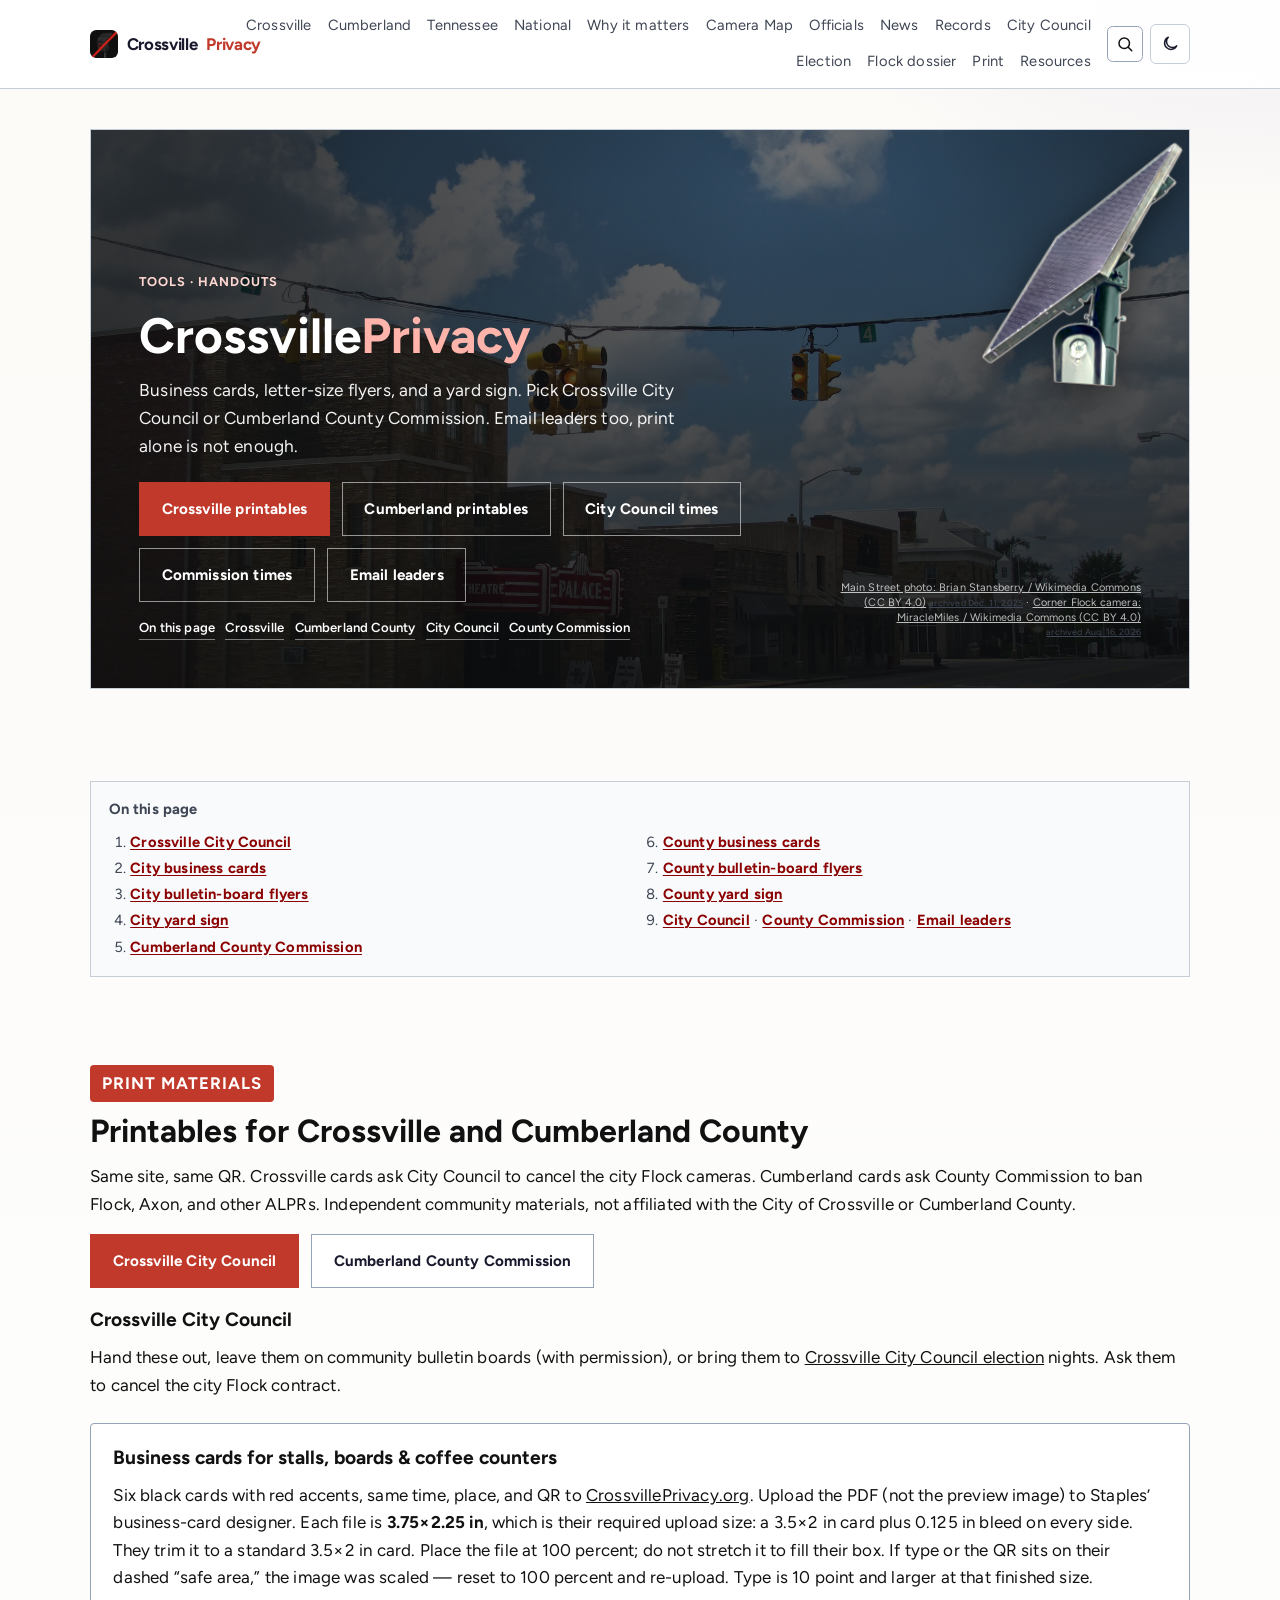
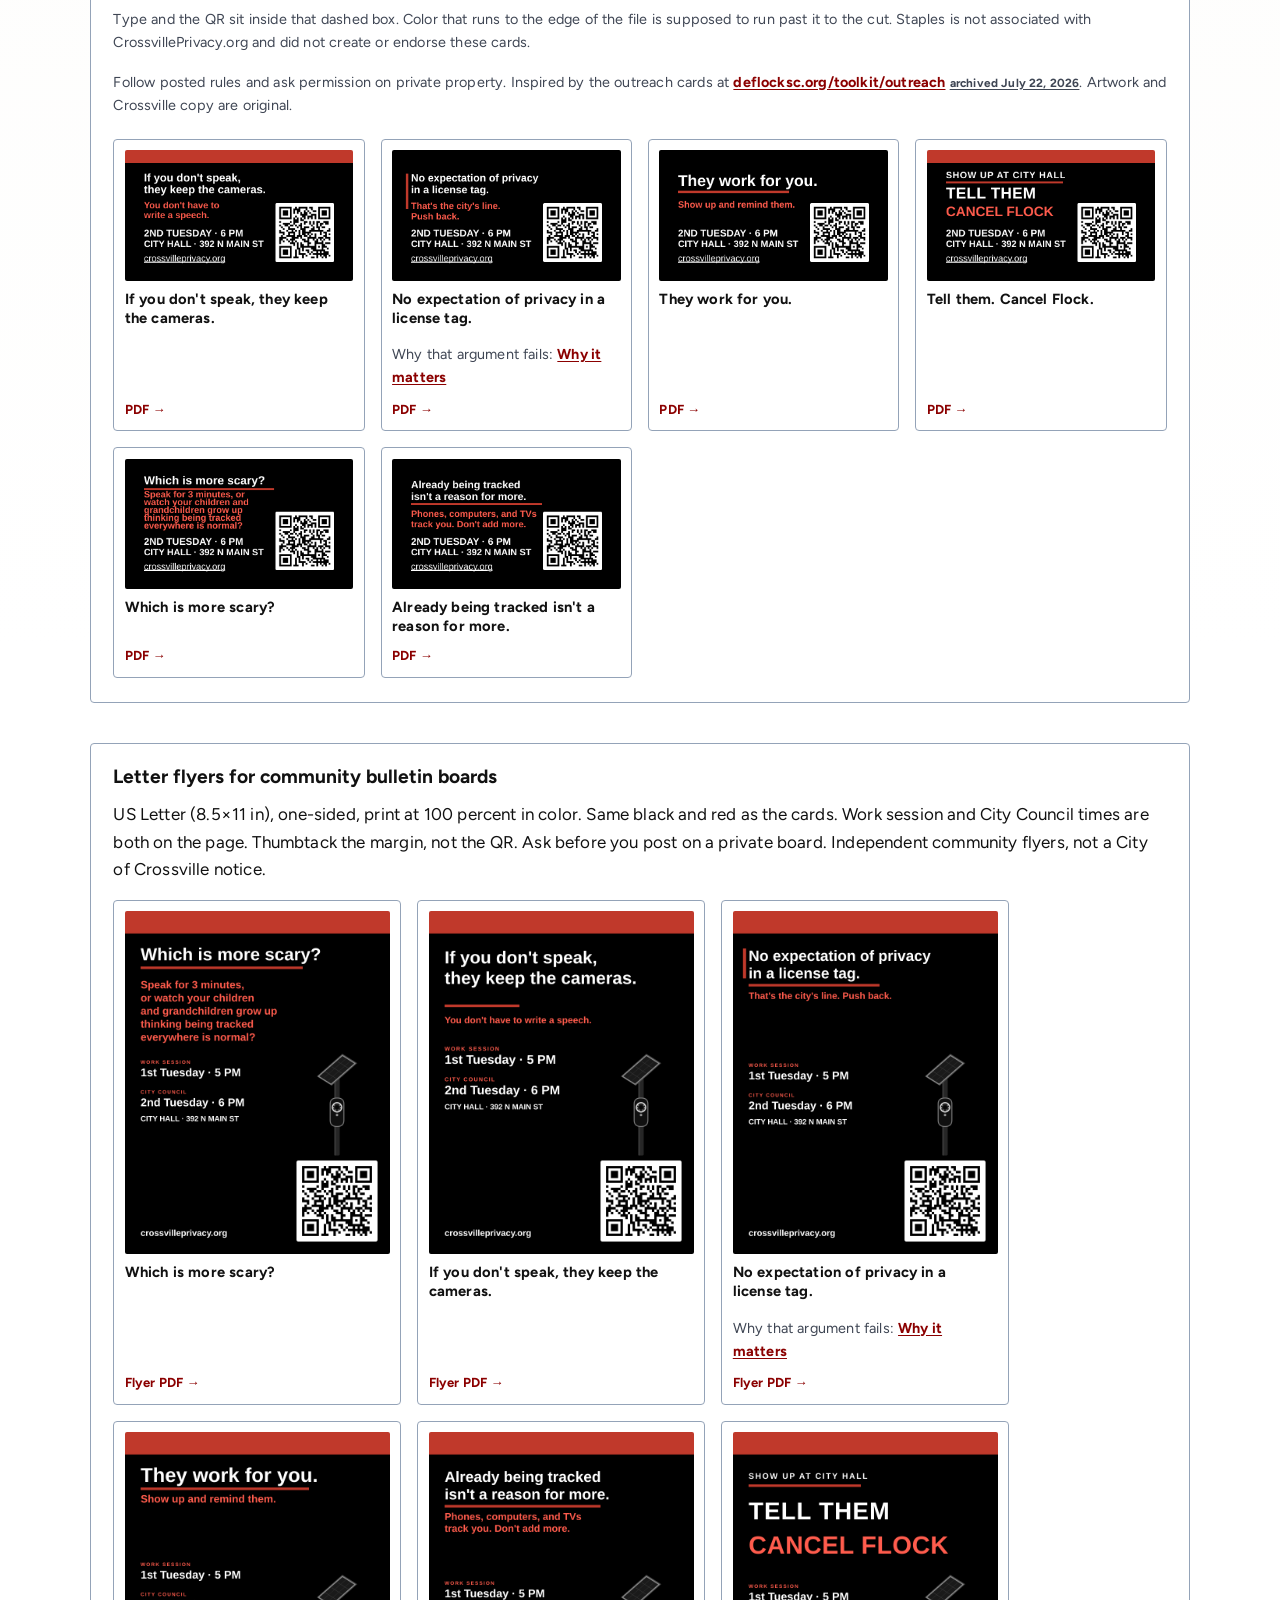
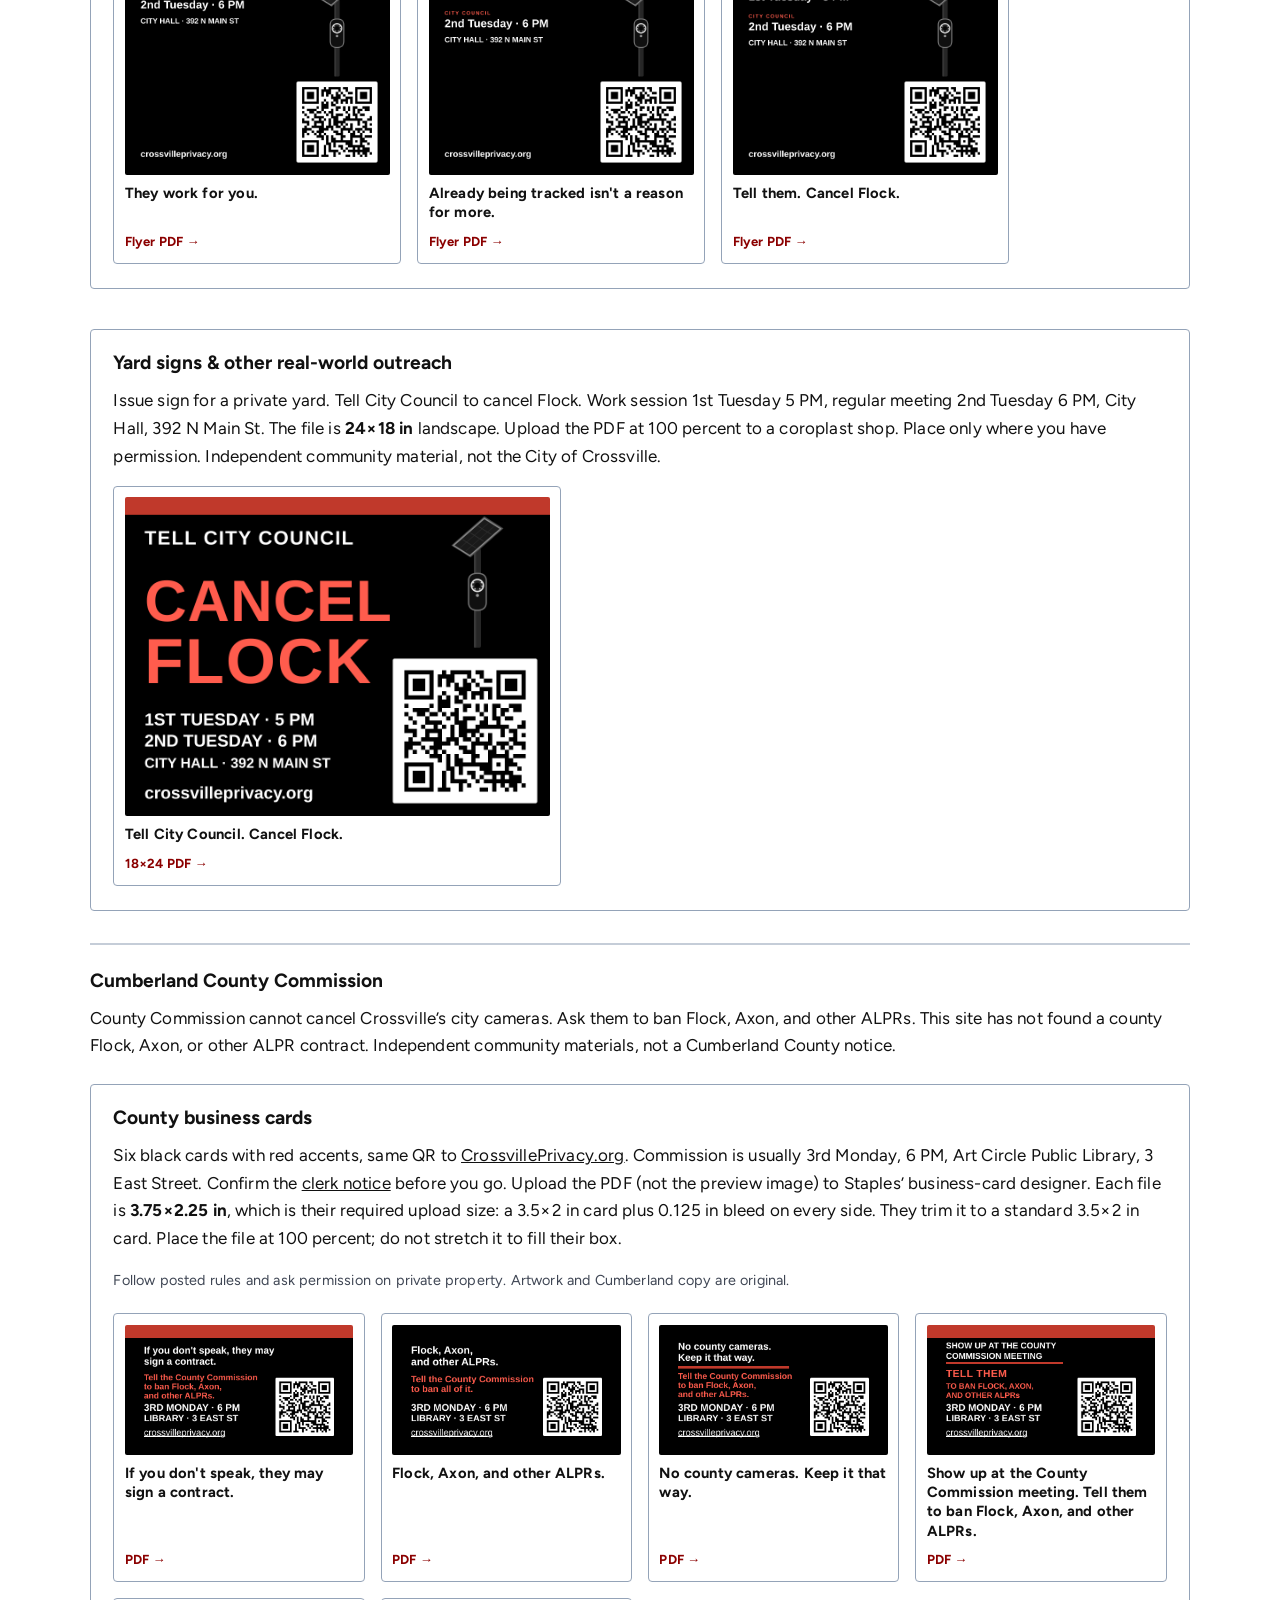
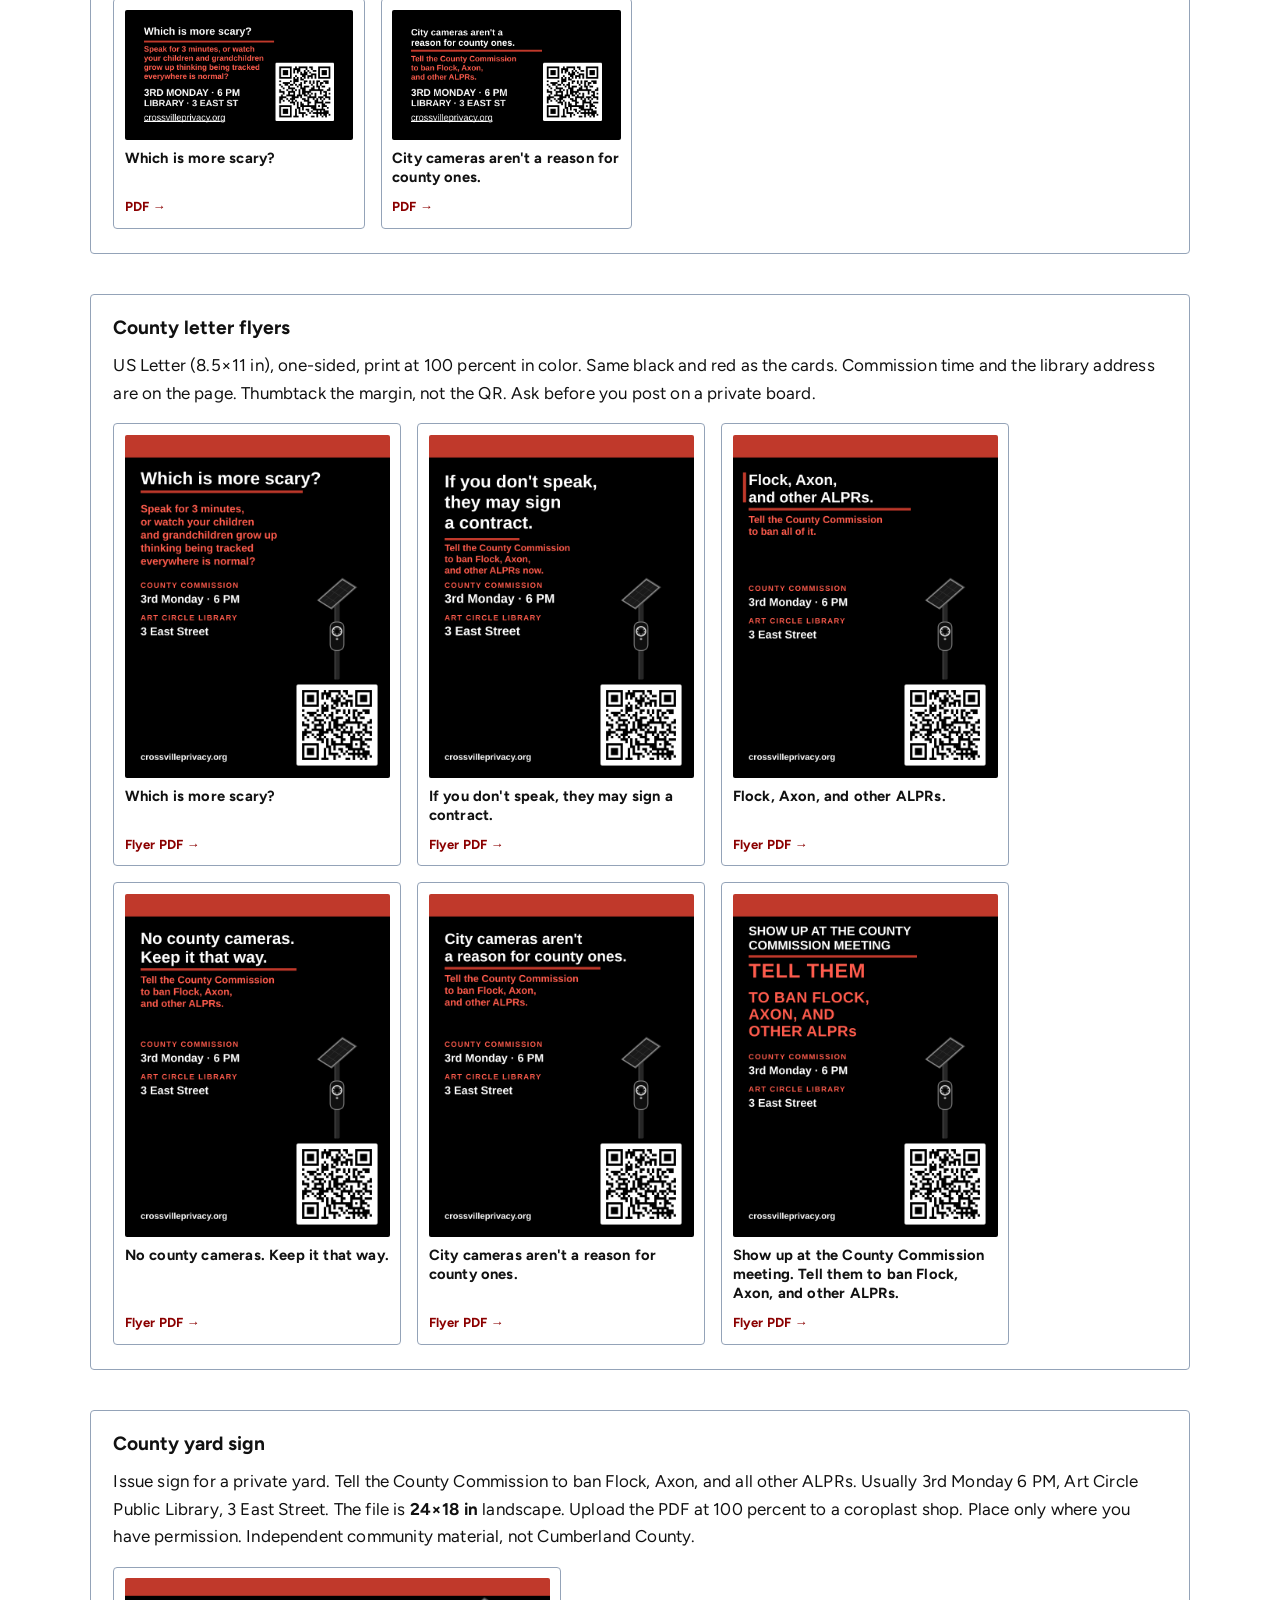
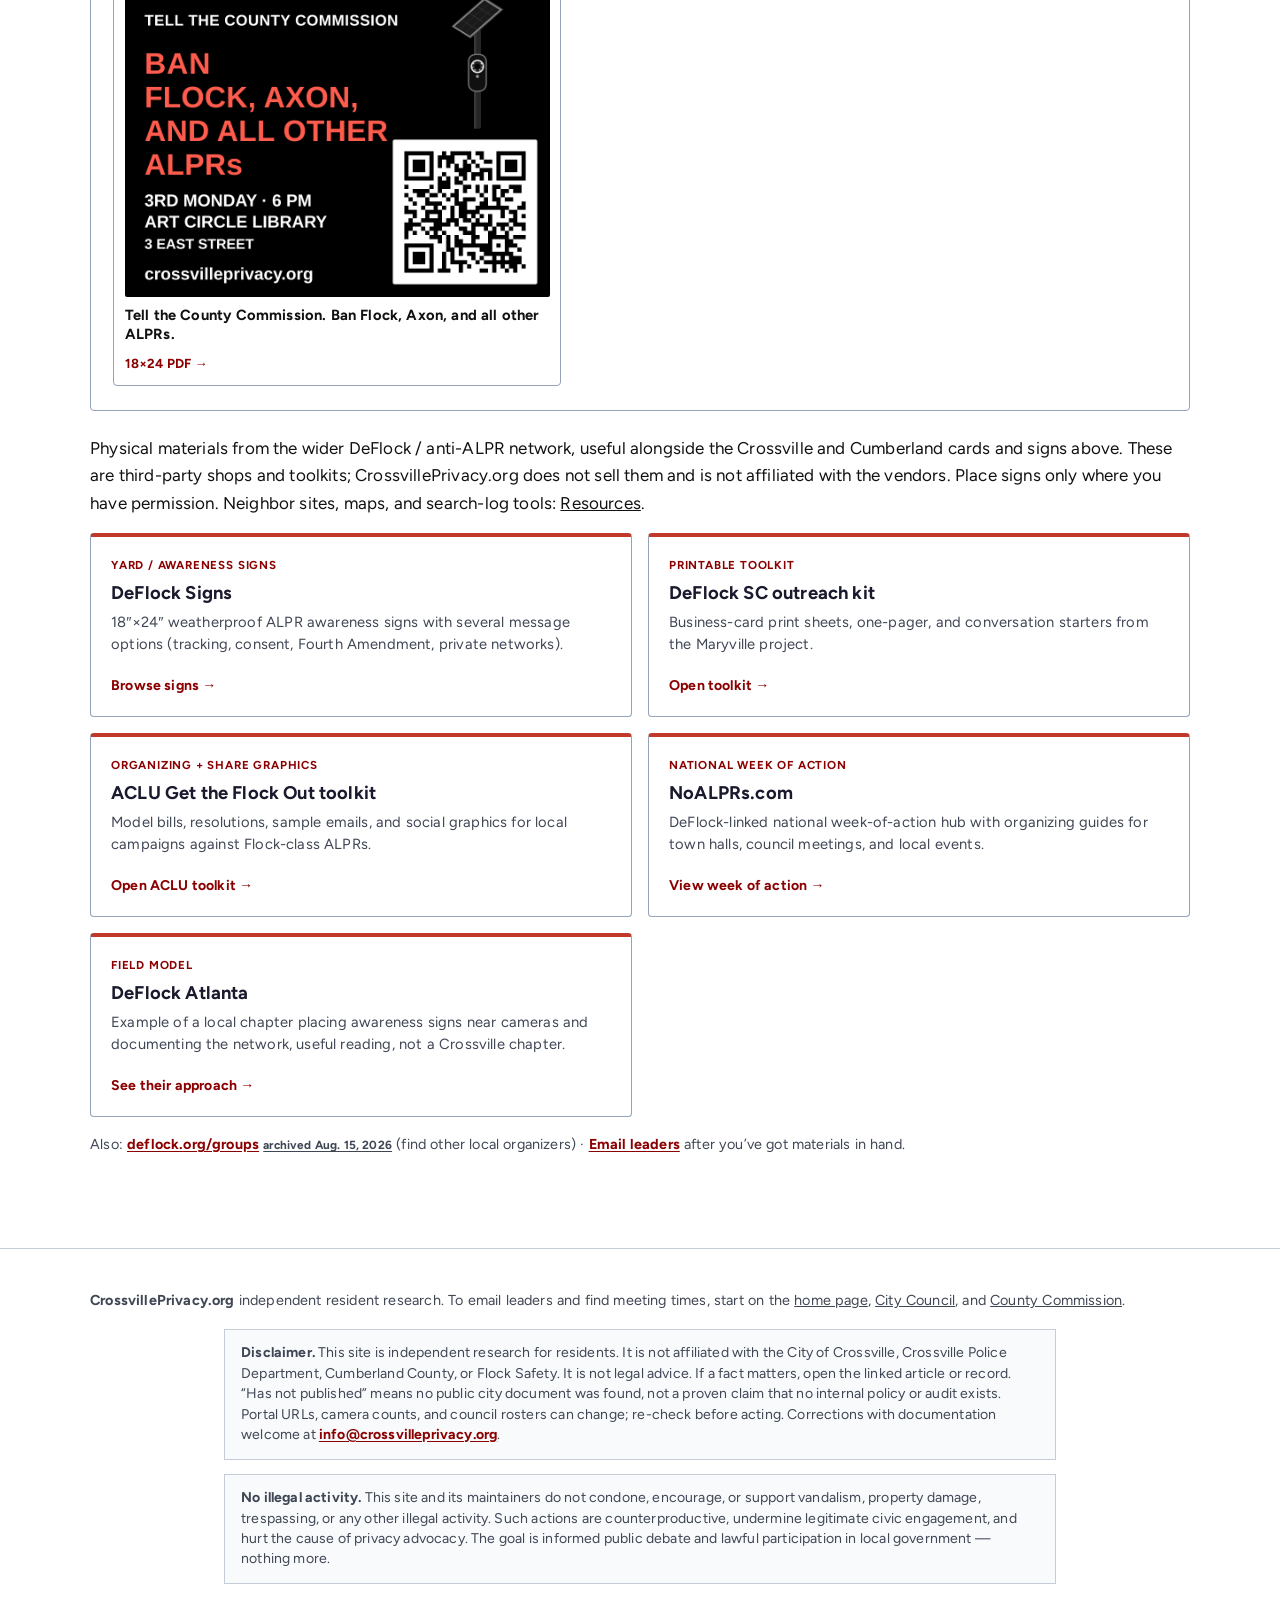
<file: printables.html>
<!DOCTYPE html>
<html lang="en">
<head>
  <meta charset="utf-8" />
  <script>
    (function () {
      try {
        var stored = localStorage.getItem("crossville-theme");
        var theme = stored === "light" || stored === "dark"
          ? stored
          : (window.matchMedia("(prefers-color-scheme: dark)").matches ? "dark" : "light");
        document.documentElement.setAttribute("data-theme", theme);
        document.documentElement.style.colorScheme = theme;
      } catch (e) {}
    })();
  </script>
  <meta name="viewport" content="width=device-width, initial-scale=1, viewport-fit=cover" />
  <title>Printables: Crossville &amp; Cumberland County · CrossvillePrivacy.org</title>
  <meta name="description" content="Printable business cards and flyers for Crossville City Council (cancel Flock) and Cumberland County Commission (ban Flock, Axon, and other ALPRs)." />
  <link rel="canonical" href="https://crossvilleprivacy.org/printables.html" />
  <link rel="sitemap" type="application/xml" title="Sitemap" href="https://crossvilleprivacy.org/sitemap.xml" />
  <meta property="og:type" content="website" />
  <meta property="og:site_name" content="CrossvillePrivacy.org" />
  <meta property="og:url" content="https://crossvilleprivacy.org/printables.html" />
  <meta property="og:title" content="Printables: Crossville &amp; Cumberland County · CrossvillePrivacy.org" />
  <meta property="og:description" content="Printable cards and flyers for Crossville City Council and Cumberland County Commission." />
  <meta property="og:image" content="https://crossvilleprivacy.org/assets/hero-main-street.jpg" />
  <meta property="og:locale" content="en_US" />
  <meta name="twitter:card" content="summary_large_image" />
  <meta name="twitter:title" content="Printables: Crossville &amp; Cumberland County" />
  <meta name="twitter:description" content="Printable cards and flyers for Crossville City Council and Cumberland County Commission." />
  <meta name="twitter:image" content="https://crossvilleprivacy.org/assets/hero-main-street.jpg" />
  <link rel="stylesheet" href="styles.css?v=20261005-election-banner" />
  <link rel="icon" href="assets/favicon.svg" type="image/svg+xml" />
  <link rel="icon" href="assets/favicon-32.png" type="image/png" sizes="32x32" />
  <link rel="apple-touch-icon" href="assets/apple-touch-icon.png" />
  <meta name="theme-color" content="#c0392b" />
  <meta name="referrer" content="strict-origin-when-cross-origin" />
</head>
<body>
  <header class="site-header">
    <div class="wrap bar">
      <a class="brand" href="index.html"><img class="brand-mark" src="assets/brand-mark.png" width="28" height="28" alt="" />Crossville<span>Privacy</span></a>
      <nav id="site-nav" class="nav" data-site-nav aria-label="Primary">
        <a href="index.html">Crossville</a>
        <a href="cumberland.html">Cumberland</a>
        <a href="tennessee.html">Tennessee</a>
        <a href="national.html">National</a>
        <a href="why.html">Why it matters</a>
        <a href="index.html#map">Camera Map</a>
        <a href="officials.html">Officials</a>
        <a href="index.html#recent-news">News</a>
        <a href="records.html">Records</a>
        <a href="council.html">City Council</a>
        <a href="election.html">Election</a>
        <a href="flock.html">Flock dossier</a>
        <a href="printables.html" aria-current="page">Print</a>
        <a href="resources.html">Resources</a>
      </nav>
      <div class="header-tools">
        <button type="button" class="theme-toggle" data-theme-toggle aria-pressed="false" aria-label="Switch to dark mode" title="Dark mode">
          <svg class="theme-icon theme-icon-sun" width="18" height="18" viewBox="0 0 24 24" fill="none" stroke="currentColor" stroke-width="2" stroke-linecap="round" stroke-linejoin="round" aria-hidden="true"><circle cx="12" cy="12" r="4" /><path d="M12 3v2M12 19v2M4.9 4.9l1.4 1.4M17.7 17.7l1.4 1.4M3 12h2M19 12h2M4.9 19.1l1.4-1.4M17.7 6.3l1.4-1.4" /></svg>
          <svg class="theme-icon theme-icon-moon" width="18" height="18" viewBox="0 0 24 24" fill="none" stroke="currentColor" stroke-width="2" stroke-linecap="round" stroke-linejoin="round" aria-hidden="true"><path d="M21 14.3A8.5 8.5 0 1 1 9.7 3 7 7 0 0 0 21 14.3z" /></svg>
        </button>
        <button type="button" class="nav-toggle" data-nav-toggle aria-controls="site-nav" aria-expanded="false" aria-label="Open menu">
          <span class="nav-toggle-bars" aria-hidden="true"></span>
        </button>
      </div>
    </div>
  </header>


  <main id="top">
    <section class="hero">
      <div class="wrap">
        <div class="hero-panel" data-hero-rotate data-hero-interval="9000">
          <div class="hero-slides" aria-hidden="true">
            <img class="hero-media is-active" src="assets/hero-main-street.jpg" alt="" width="1920" height="1468" fetchpriority="high" decoding="async" data-hero-alt="Downtown Crossville Main Street" data-hero-credit="Main Street photo: Brian Stansberry / Wikimedia Commons (CC BY 4.0)" data-hero-credit-href="https://commons.wikimedia.org/wiki/File:Crossville-Main-Street-tn1.jpg" />
            <img class="hero-media" src="assets/hero-courthouse.jpg" alt="" width="1460" height="1143" loading="lazy" decoding="async" data-hero-alt="Cumberland County Courthouse in Crossville" data-hero-credit="Courthouse photo: Brian Stansberry / Wikimedia Commons (CC BY 3.0)" data-hero-credit-href="https://commons.wikimedia.org/wiki/File:Cumberland-county-tennessee-courthouse1.jpg" />
            <img class="hero-media" src="assets/hero-homesteads-tower.jpg" alt="" width="1920" height="1440" loading="lazy" decoding="async" data-hero-alt="Cumberland Homesteads Museum and Tower near Crossville" data-hero-credit="Homesteads Tower photo: Brian Stansberry / Wikimedia Commons (CC BY 3.0)" data-hero-credit-href="https://commons.wikimedia.org/wiki/File:Cumberland-homesteads-tower-tn1.jpg" />
            <img class="hero-media" src="assets/hero-byrd-creek.jpg" alt="" width="1920" height="1277" loading="lazy" decoding="async" data-hero-alt="Byrd Creek Dam and CCC stone bridge at Cumberland Mountain State Park" data-hero-credit="Byrd Creek Dam &amp; Bridge photo: David Ratledge / Wikimedia Commons (CC BY 4.0)" data-hero-credit-href="https://commons.wikimedia.org/wiki/File:Byrd_Creek_Dam_%26_Bridge_-_Cumberland_Mountain_State_Park,_Tennessee_-_June_24,_2014.jpg" />
          </div>
          <div class="hero-watchers" aria-hidden="true">
            <span class="hero-watcher hero-watcher-right">
              <img src="assets/hero-flock-camera.png?v=1786627456" alt="" width="380" height="566" decoding="async" />
            </span>
          </div>
          <p class="visually-hidden">A decorative Flock Safety camera appears in the top-right of the banner, as if watching Crossville landmarks below.</p>
          <div class="hero-copy">
            <div class="hero-kicker">Tools · Handouts</div>
            <h1>Crossville<span>Privacy</span></h1>
            <p class="lede">Business cards, letter-size flyers, and a yard sign. Pick Crossville City Council or Cumberland County Commission. Email leaders too, print alone is not enough.</p>
            <div class="cta-row">
              <a class="btn btn-primary" href="#printables-crossville">Crossville printables</a>
              <a class="btn btn-ghost" href="#printables-county">Cumberland printables</a>
              <a class="btn btn-ghost" href="council.html#council-show-up">City Council times</a>
              <a class="btn btn-ghost" href="cumberland.html#commission-show-up">Commission times</a>
              <a class="btn btn-ghost" href="index.html#action">Email leaders</a>
            </div>
            <nav class="hero-jumps" aria-label="Jump to sections on this page">
              <a href="#toc">On this page</a>
              <a href="#printables-crossville">Crossville</a>
              <a href="#printables-county">Cumberland County</a>
              <a href="council.html">City Council</a>
              <a href="cumberland.html">County Commission</a>
            </nav>
          </div>
          <p class="hero-photo-credit" aria-label="Image credits">
            <a href="https://commons.wikimedia.org/wiki/File:Crossville-Main-Street-tn1.jpg" target="_blank" rel="noopener" data-hero-credit-link>Main Street photo: Brian Stansberry / Wikimedia Commons (CC BY 4.0)</a> <a class="source-archive" href="https://web.archive.org/web/20251211214113/https://commons.wikimedia.org/wiki/File:Crossville-Main-Street-tn1.jpg" target="_blank" rel="noopener" title="Wayback Machine snapshot"><time datetime="2025-12-11T21:41:13Z">archived Dec. 11, 2025</time></a>
            <span class="hero-credit-sep" aria-hidden="true"> · </span>
            <a href="https://commons.wikimedia.org/wiki/File:Flock_ALPR_with_Solar_Panel,_Closeup_Facing_Right,_Eatontown_NJ_(July_2026).jpg" target="_blank" rel="noopener">Corner Flock camera: MiracleMiles / Wikimedia Commons (CC BY 4.0)</a> <a class="source-archive" href="https://web.archive.org/web/20260816170843/https://commons.wikimedia.org/wiki/File:Flock_ALPR_with_Solar_Panel,_Closeup_Facing_Right,_Eatontown_NJ_(July_2026).jpg" target="_blank" rel="noopener" title="Wayback Machine snapshot"><time datetime="2026-08-16T17:08:43Z">archived Aug. 16, 2026</time></a>
          </p>
        </div>
      </div>
    </section>

    <section id="on-this-page" aria-label="On this page">
      <div class="wrap">
        <nav id="toc" class="toc" aria-label="On this page">
          <strong>On this page</strong>
          <ol class="toc-list">
            <li><a href="#printables-crossville">Crossville City Council</a></li>
            <li><a href="#printables-cards">City business cards</a></li>
            <li><a href="#printables-flyers">City bulletin-board flyers</a></li>
            <li><a href="#printables-yard">City yard sign</a></li>
            <li><a href="#printables-county">Cumberland County Commission</a></li>
            <li><a href="#printables-county-cards">County business cards</a></li>
            <li><a href="#printables-county-flyers">County bulletin-board flyers</a></li>
            <li><a href="#printables-county-yard">County yard sign</a></li>
            <li><a href="council.html">City Council</a> · <a href="cumberland.html">County Commission</a> · <a href="index.html#action">Email leaders</a></li>
          </ol>
        </nav>
      </div>
    </section>

<section aria-labelledby="printables">
      <div class="wrap">
        <span class="section-label">Print materials</span>
        <h2 id="printables">Printables for Crossville and Cumberland County</h2>
        <p>Same site, same QR. Crossville cards ask City Council to cancel the city Flock cameras. Cumberland cards ask County Commission to ban Flock, Axon, and other ALPRs. Independent community materials, not affiliated with the City of Crossville or Cumberland County.</p>
        <div class="cta-row printables-picker" role="navigation" aria-label="Choose Crossville or Cumberland printables">
          <a class="btn btn-primary" href="#printables-crossville">Crossville City Council</a>
          <a class="btn btn-ghost" href="#printables-county">Cumberland County Commission</a>
        </div>

        <div class="printables-locale" id="printables-crossville">
        <h3>Crossville City Council</h3>
        <p>Hand these out, leave them on community bulletin boards (with permission), or bring them to <a href="council.html#nov-ballot">Crossville City Council election</a> nights. Ask them to cancel the city Flock contract.</p>

        <div class="printables-actions">
        <section class="printables-action" aria-labelledby="printables-cards">
        <h3 id="printables-cards">Business cards for stalls, boards &amp; coffee counters</h3>
        <p>Six black cards with red accents, same time, place, and QR to <a href="https://crossvilleprivacy.org">CrossvillePrivacy.org</a>. Upload the PDF (not the preview image) to Staples’ business-card designer. Each file is <strong>3.75×2.25&nbsp;in</strong>, which is their required upload size: a 3.5×2&nbsp;in card plus 0.125&nbsp;in bleed on every side. They trim it to a standard 3.5×2&nbsp;in card. Place the file at 100 percent; do not stretch it to fill their box. If type or the QR sits on their dashed “safe area,” the image was scaled — reset to 100 percent and re-upload. Type is 10&nbsp;point and larger at that finished size.</p>
        <p class="note" style="margin-top:0.75rem;">Type and the QR sit inside that dashed box. Color that runs to the edge of the file is supposed to run past it to the cut. Staples is not associated with CrossvillePrivacy.org and did not create or endorse these cards.</p>
        <p class="note" style="margin-top:0.75rem;">Follow posted rules and ask permission on private property. Inspired by the outreach cards at <a href="https://deflocksc.org/toolkit/outreach/" target="_blank" rel="noopener">deflocksc.org/toolkit/outreach</a> <a class="source-archive" href="https://web.archive.org/web/20260722004521/https://deflocksc.org/toolkit/outreach/" target="_blank" rel="noopener" title="Wayback Machine snapshot"><time datetime="2026-07-22T00:45:21Z">archived July 22, 2026</time></a>. Artwork and Crossville copy are original.</p>

        <div class="printables-grid">
          <article class="printable-card">
            <a class="printable-preview" href="printables/card-show-up-single.pdf" aria-label="PDF: If you don't speak, they keep the cameras.">
              <img src="printables/card-show-up.png" alt="" width="700" height="400" loading="lazy" />
            </a>
            <strong>If you don't speak, they keep the cameras.</strong>
            <div class="printable-actions">
              <a href="printables/card-show-up-single.pdf">PDF →</a>
            </div>
          </article>
          <article class="printable-card">
            <a class="printable-preview" href="printables/card-no-privacy-single.pdf" aria-label="PDF: No expectation of privacy in a license tag.">
              <img src="printables/card-no-privacy.png" alt="" width="700" height="400" loading="lazy" />
            </a>
            <strong>No expectation of privacy in a license tag.</strong>
            <p class="note" style="margin:0.4rem 0 0;">Why that argument fails: <a href="why.html#public-privacy">Why it matters</a></p>
            <div class="printable-actions">
              <a href="printables/card-no-privacy-single.pdf">PDF →</a>
            </div>
          </article>
          <article class="printable-card">
            <a class="printable-preview" href="printables/card-work-for-you-single.pdf" aria-label="PDF: They work for you.">
              <img src="printables/card-work-for-you.png" alt="" width="700" height="400" loading="lazy" />
            </a>
            <strong>They work for you.</strong>
            <div class="printable-actions">
              <a href="printables/card-work-for-you-single.pdf">PDF →</a>
            </div>
          </article>
          <article class="printable-card">
            <a class="printable-preview" href="printables/card-tell-them-no-single.pdf" aria-label="PDF: Tell them. Cancel Flock.">
              <img src="printables/card-tell-them-no.png" alt="" width="700" height="400" loading="lazy" />
            </a>
            <strong>Tell them. Cancel Flock.</strong>
            <div class="printable-actions">
              <a href="printables/card-tell-them-no-single.pdf">PDF →</a>
            </div>
          </article>
          <article class="printable-card">
            <a class="printable-preview" href="printables/card-more-concerning-single.pdf" aria-label="PDF: Which is more scary?">
              <img src="printables/card-more-concerning.png" alt="" width="700" height="400" loading="lazy" />
            </a>
            <strong>Which is more scary?</strong>
            <div class="printable-actions">
              <a href="printables/card-more-concerning-single.pdf">PDF →</a>
            </div>
          </article>
          <article class="printable-card">
            <a class="printable-preview" href="printables/card-solution-is-more-single.pdf" aria-label="PDF: Already being tracked isn't a reason for more.">
              <img src="printables/card-solution-is-more.png" alt="" width="700" height="400" loading="lazy" />
            </a>
            <strong>Already being tracked isn't a reason for more.</strong>
            <div class="printable-actions">
              <a href="printables/card-solution-is-more-single.pdf">PDF →</a>
            </div>
          </article>
        </div>
        </section>

        <section class="printables-action" aria-labelledby="printables-flyers">
        <h3 id="printables-flyers">Letter flyers for community bulletin boards</h3>
        <p>US Letter (8.5×11&nbsp;in), one-sided, print at 100 percent in color. Same black and red as the cards. Work session and City Council times are both on the page. Thumbtack the margin, not the QR. Ask before you post on a private board. Independent community flyers, not a City of Crossville notice.</p>

        <div class="printables-grid printables-flyer-grid" style="margin-top:1rem;">
          <article class="printable-card printable-flyer">
            <a class="printable-preview" href="printables/flyer-more-concerning.pdf" aria-label="Flyer PDF: Which is more scary?">
              <img src="printables/flyer-more-concerning.png" alt="Black letter flyer: Which is more scary? Speak for 3 minutes, or watch your children and grandchildren grow up thinking being tracked everywhere is normal, with a camera on a pole, work session and City Council times, and a QR code to CrossvillePrivacy.org" width="680" height="880" loading="lazy" />
            </a>
            <strong>Which is more scary?</strong>
            <div class="printable-actions">
              <a href="printables/flyer-more-concerning.pdf">Flyer PDF →</a>
            </div>
          </article>
          <article class="printable-card printable-flyer">
            <a class="printable-preview" href="printables/flyer-show-up.pdf" aria-label="Flyer PDF: If you don't speak, they keep the cameras.">
              <img src="printables/flyer-show-up.png" alt="Black letter flyer: If you don't speak, they keep the cameras, with a camera on a pole, work session and City Council times, and a QR code to CrossvillePrivacy.org" width="680" height="880" loading="lazy" />
            </a>
            <strong>If you don't speak, they keep the cameras.</strong>
            <div class="printable-actions">
              <a href="printables/flyer-show-up.pdf">Flyer PDF →</a>
            </div>
          </article>
          <article class="printable-card printable-flyer">
            <a class="printable-preview" href="printables/flyer-no-privacy.pdf" aria-label="Flyer PDF: No expectation of privacy in a license tag.">
              <img src="printables/flyer-no-privacy.png" alt="Black letter flyer: No expectation of privacy in a license tag, with a camera on a pole, work session and City Council times, and a QR code to CrossvillePrivacy.org" width="680" height="880" loading="lazy" />
            </a>
            <strong>No expectation of privacy in a license tag.</strong>
            <p class="note" style="margin:0.4rem 0 0;">Why that argument fails: <a href="why.html#public-privacy">Why it matters</a></p>
            <div class="printable-actions">
              <a href="printables/flyer-no-privacy.pdf">Flyer PDF →</a>
            </div>
          </article>
          <article class="printable-card printable-flyer">
            <a class="printable-preview" href="printables/flyer-work-for-you.pdf" aria-label="Flyer PDF: They work for you.">
              <img src="printables/flyer-work-for-you.png" alt="Black letter flyer: They work for you, with a camera on a pole, work session and City Council times, and a QR code to CrossvillePrivacy.org" width="680" height="880" loading="lazy" />
            </a>
            <strong>They work for you.</strong>
            <div class="printable-actions">
              <a href="printables/flyer-work-for-you.pdf">Flyer PDF →</a>
            </div>
          </article>
          <article class="printable-card printable-flyer">
            <a class="printable-preview" href="printables/flyer-solution-is-more.pdf" aria-label="Flyer PDF: Already being tracked isn't a reason for more.">
              <img src="printables/flyer-solution-is-more.png" alt="Black letter flyer: Already being tracked isn't a reason for more, with a camera on a pole, work session and City Council times, and a QR code to CrossvillePrivacy.org" width="680" height="880" loading="lazy" />
            </a>
            <strong>Already being tracked isn't a reason for more.</strong>
            <div class="printable-actions">
              <a href="printables/flyer-solution-is-more.pdf">Flyer PDF →</a>
            </div>
          </article>
          <article class="printable-card printable-flyer">
            <a class="printable-preview" href="printables/flyer-tell-them-no.pdf" aria-label="Flyer PDF: Tell them. Cancel Flock.">
              <img src="printables/flyer-tell-them-no.png" alt="Black letter flyer: Show up at City Hall, tell them cancel Flock, with a camera on a pole, work session and City Council times, and a QR code to CrossvillePrivacy.org" width="680" height="880" loading="lazy" />
            </a>
            <strong>Tell them. Cancel Flock.</strong>
            <div class="printable-actions">
              <a href="printables/flyer-tell-them-no.pdf">Flyer PDF →</a>
            </div>
          </article>
        </div>
        </section>

        <section class="printables-action" aria-labelledby="printables-yard">
        <h3 id="printables-yard">Yard signs &amp; other real-world outreach</h3>
        <p>Issue sign for a private yard. Tell City Council to cancel Flock. Work session 1st Tuesday 5&nbsp;PM, regular meeting 2nd Tuesday 6&nbsp;PM, City Hall, 392 N Main St. The file is <strong>24×18&nbsp;in</strong> landscape. Upload the PDF at 100 percent to a coroplast shop. Place only where you have permission. Independent community material, not the City of Crossville.</p>

        <div class="printables-grid printables-sign-grid" style="margin-top:1rem;">
          <article class="printable-card printable-sign">
            <a class="printable-preview" href="printables/yard-sign-tell-city-council.pdf" aria-label="18×24 PDF: Tell City Council. Cancel Flock.">
              <img src="printables/yard-sign-tell-city-council.png" alt="Black yard sign with red Cancel Flock type, Tell City Council, a camera on a pole, City Hall times and 392 N Main St, and a large QR code to CrossvillePrivacy.org" width="960" height="720" loading="lazy" />
            </a>
            <strong>Tell City Council. Cancel Flock.</strong>
            <div class="printable-actions">
              <a href="printables/yard-sign-tell-city-council.pdf">18×24 PDF →</a>
            </div>
          </article>
        </div>
        </section>
        </div>
        </div>

        <div class="printables-locale" id="printables-county">
        <h3>Cumberland County Commission</h3>
        <p>County Commission cannot cancel Crossville’s city cameras. Ask them to ban Flock, Axon, and other ALPRs. This site has not found a county Flock, Axon, or other ALPR contract. Independent community materials, not a Cumberland County notice.</p>

        <div class="printables-actions">
        <section class="printables-action" aria-labelledby="printables-county-cards">
        <h3 id="printables-county-cards">County business cards</h3>
        <p>Six black cards with red accents, same QR to <a href="https://crossvilleprivacy.org">CrossvillePrivacy.org</a>. Commission is usually 3rd Monday, 6&nbsp;PM, Art Circle Public Library, 3 East Street. Confirm the <a href="cumberland.html#commission-show-up">clerk notice</a> before you go. Upload the PDF (not the preview image) to Staples’ business-card designer. Each file is <strong>3.75×2.25&nbsp;in</strong>, which is their required upload size: a 3.5×2&nbsp;in card plus 0.125&nbsp;in bleed on every side. They trim it to a standard 3.5×2&nbsp;in card. Place the file at 100 percent; do not stretch it to fill their box.</p>
        <p class="note" style="margin-top:0.75rem;">Follow posted rules and ask permission on private property. Artwork and Cumberland copy are original.</p>

        <div class="printables-grid">
          <article class="printable-card">
            <a class="printable-preview" href="printables/card-county-show-up-single.pdf" aria-label="PDF: If you don't speak, they may sign a contract.">
              <img src="printables/card-county-show-up.png" alt="" width="700" height="400" loading="lazy" />
            </a>
            <strong>If you don't speak, they may sign a contract.</strong>
            <div class="printable-actions">
              <a href="printables/card-county-show-up-single.pdf">PDF →</a>
            </div>
          </article>
          <article class="printable-card">
            <a class="printable-preview" href="printables/card-county-no-privacy-single.pdf" aria-label="PDF: Flock, Axon, and other ALPRs.">
              <img src="printables/card-county-no-privacy.png" alt="" width="700" height="400" loading="lazy" />
            </a>
            <strong>Flock, Axon, and other ALPRs.</strong>
            <div class="printable-actions">
              <a href="printables/card-county-no-privacy-single.pdf">PDF →</a>
            </div>
          </article>
          <article class="printable-card">
            <a class="printable-preview" href="printables/card-county-work-for-you-single.pdf" aria-label="PDF: No county cameras. Keep it that way.">
              <img src="printables/card-county-work-for-you.png" alt="" width="700" height="400" loading="lazy" />
            </a>
            <strong>No county cameras. Keep it that way.</strong>
            <div class="printable-actions">
              <a href="printables/card-county-work-for-you-single.pdf">PDF →</a>
            </div>
          </article>
          <article class="printable-card">
            <a class="printable-preview" href="printables/card-county-tell-them-no-single.pdf" aria-label="PDF: Show up at the County Commission meeting. Tell them to ban Flock, Axon, and other ALPRs.">
              <img src="printables/card-county-tell-them-no.png" alt="" width="700" height="400" loading="lazy" />
            </a>
            <strong>Show up at the County Commission meeting. Tell them to ban Flock, Axon, and other ALPRs.</strong>
            <div class="printable-actions">
              <a href="printables/card-county-tell-them-no-single.pdf">PDF →</a>
            </div>
          </article>
          <article class="printable-card">
            <a class="printable-preview" href="printables/card-county-more-concerning-single.pdf" aria-label="PDF: Which is more scary?">
              <img src="printables/card-county-more-concerning.png" alt="" width="700" height="400" loading="lazy" />
            </a>
            <strong>Which is more scary?</strong>
            <div class="printable-actions">
              <a href="printables/card-county-more-concerning-single.pdf">PDF →</a>
            </div>
          </article>
          <article class="printable-card">
            <a class="printable-preview" href="printables/card-county-solution-is-more-single.pdf" aria-label="PDF: City cameras aren't a reason for county ones.">
              <img src="printables/card-county-solution-is-more.png" alt="" width="700" height="400" loading="lazy" />
            </a>
            <strong>City cameras aren't a reason for county ones.</strong>
            <div class="printable-actions">
              <a href="printables/card-county-solution-is-more-single.pdf">PDF →</a>
            </div>
          </article>
        </div>
        </section>

        <section class="printables-action" aria-labelledby="printables-county-flyers">
        <h3 id="printables-county-flyers">County letter flyers</h3>
        <p>US Letter (8.5×11&nbsp;in), one-sided, print at 100 percent in color. Same black and red as the cards. Commission time and the library address are on the page. Thumbtack the margin, not the QR. Ask before you post on a private board.</p>

        <div class="printables-grid printables-flyer-grid" style="margin-top:1rem;">
          <article class="printable-card printable-flyer">
            <a class="printable-preview" href="printables/flyer-county-more-concerning.pdf" aria-label="Flyer PDF: Which is more scary?">
              <img src="printables/flyer-county-more-concerning.png" alt="Black letter flyer: Which is more scary? Speak for 3 minutes, or watch your children and grandchildren grow up thinking being tracked everywhere is normal, with a camera on a pole, County Commission time, Art Circle Public Library, and a QR code to CrossvillePrivacy.org" width="680" height="880" loading="lazy" />
            </a>
            <strong>Which is more scary?</strong>
            <div class="printable-actions">
              <a href="printables/flyer-county-more-concerning.pdf">Flyer PDF →</a>
            </div>
          </article>
          <article class="printable-card printable-flyer">
            <a class="printable-preview" href="printables/flyer-county-show-up.pdf" aria-label="Flyer PDF: If you don't speak, they may sign a contract.">
              <img src="printables/flyer-county-show-up.png" alt="Black letter flyer: If you don't speak, they may sign a contract, with a camera on a pole, County Commission time, Art Circle Public Library, and a QR code to CrossvillePrivacy.org" width="680" height="880" loading="lazy" />
            </a>
            <strong>If you don't speak, they may sign a contract.</strong>
            <div class="printable-actions">
              <a href="printables/flyer-county-show-up.pdf">Flyer PDF →</a>
            </div>
          </article>
          <article class="printable-card printable-flyer">
            <a class="printable-preview" href="printables/flyer-county-no-privacy.pdf" aria-label="Flyer PDF: Flock, Axon, and other ALPRs.">
              <img src="printables/flyer-county-no-privacy.png" alt="Black letter flyer: Flock, Axon, and other ALPRs. Tell the County Commission to ban all of it, with a camera on a pole, County Commission time, Art Circle Public Library, and a QR code to CrossvillePrivacy.org" width="680" height="880" loading="lazy" />
            </a>
            <strong>Flock, Axon, and other ALPRs.</strong>
            <div class="printable-actions">
              <a href="printables/flyer-county-no-privacy.pdf">Flyer PDF →</a>
            </div>
          </article>
          <article class="printable-card printable-flyer">
            <a class="printable-preview" href="printables/flyer-county-work-for-you.pdf" aria-label="Flyer PDF: No county cameras. Keep it that way.">
              <img src="printables/flyer-county-work-for-you.png" alt="Black letter flyer: No county cameras. Keep it that way. Tell the County Commission to ban Flock, Axon, and other ALPRs, with a camera on a pole, County Commission time, Art Circle Public Library, and a QR code to CrossvillePrivacy.org" width="680" height="880" loading="lazy" />
            </a>
            <strong>No county cameras. Keep it that way.</strong>
            <div class="printable-actions">
              <a href="printables/flyer-county-work-for-you.pdf">Flyer PDF →</a>
            </div>
          </article>
          <article class="printable-card printable-flyer">
            <a class="printable-preview" href="printables/flyer-county-solution-is-more.pdf" aria-label="Flyer PDF: City cameras aren't a reason for county ones.">
              <img src="printables/flyer-county-solution-is-more.png" alt="Black letter flyer: City cameras aren't a reason for county ones, with a camera on a pole, County Commission time, Art Circle Public Library, and a QR code to CrossvillePrivacy.org" width="680" height="880" loading="lazy" />
            </a>
            <strong>City cameras aren't a reason for county ones.</strong>
            <div class="printable-actions">
              <a href="printables/flyer-county-solution-is-more.pdf">Flyer PDF →</a>
            </div>
          </article>
          <article class="printable-card printable-flyer">
            <a class="printable-preview" href="printables/flyer-county-tell-them-no.pdf" aria-label="Flyer PDF: Show up at the County Commission meeting. Tell them to ban Flock, Axon, and other ALPRs.">
              <img src="printables/flyer-county-tell-them-no.png" alt="Black letter flyer: Show up at the County Commission meeting, tell them to ban Flock, Axon, and other ALPRs, with a camera on a pole, County Commission time, Art Circle Public Library, and a QR code to CrossvillePrivacy.org" width="680" height="880" loading="lazy" />
            </a>
            <strong>Show up at the County Commission meeting. Tell them to ban Flock, Axon, and other ALPRs.</strong>
            <div class="printable-actions">
              <a href="printables/flyer-county-tell-them-no.pdf">Flyer PDF →</a>
            </div>
          </article>
        </div>
        </section>

        <section class="printables-action" aria-labelledby="printables-county-yard">
        <h3 id="printables-county-yard">County yard sign</h3>
        <p>Issue sign for a private yard. Tell the County Commission to ban Flock, Axon, and all other ALPRs. Usually 3rd Monday 6&nbsp;PM, Art Circle Public Library, 3 East Street. The file is <strong>24×18&nbsp;in</strong> landscape. Upload the PDF at 100 percent to a coroplast shop. Place only where you have permission. Independent community material, not Cumberland County.</p>

        <div class="printables-grid printables-sign-grid" style="margin-top:1rem;">
          <article class="printable-card printable-sign">
            <a class="printable-preview" href="printables/yard-sign-tell-county-commission.pdf" aria-label="18×24 PDF: Tell the County Commission. Ban Flock, Axon, and all other ALPRs.">
              <img src="printables/yard-sign-tell-county-commission.png" alt="Black yard sign with red Ban Flock, Axon, and all other ALPRs type, Tell the County Commission, a camera on a pole, Art Circle Public Library and 3 East Street, and a large QR code to CrossvillePrivacy.org" width="960" height="720" loading="lazy" />
            </a>
            <strong>Tell the County Commission. Ban Flock, Axon, and all other ALPRs.</strong>
            <div class="printable-actions">
              <a href="printables/yard-sign-tell-county-commission.pdf">18×24 PDF →</a>
            </div>
          </article>
        </div>
        </section>
        </div>
        </div>

        <p style="margin-top:1.5rem;">Physical materials from the wider DeFlock / anti-ALPR network, useful alongside the Crossville and Cumberland cards and signs above. These are third-party shops and toolkits; CrossvillePrivacy.org does not sell them and is not affiliated with the vendors. Place signs only where you have permission. Neighbor sites, maps, and search-log tools: <a href="resources.html">Resources</a>.</p>

        <div class="ally-grid allies-section-grid" style="margin-top:1rem;">
          <a class="ally-card" href="https://deflocksign.com/collections/all" target="_blank" rel="noopener">
            <span class="ally-kicker">Yard / awareness signs</span>
            <strong>DeFlock Signs</strong>
            <span class="ally-desc">18″×24″ weatherproof ALPR awareness signs with several message options (tracking, consent, Fourth Amendment, private networks).</span>
            <span class="ally-go">Browse signs →</span>
          </a>
          <a class="ally-card" href="https://deflocksc.org/toolkit/outreach/" target="_blank" rel="noopener">
            <span class="ally-kicker">Printable toolkit</span>
            <strong>DeFlock SC outreach kit</strong>
            <span class="ally-desc">Business-card print sheets, one-pager, and conversation starters from the Maryville project.</span>
            <span class="ally-go">Open toolkit →</span>
          </a>
          <a class="ally-card" href="https://www.aclu.org/get-the-flock-out-toolkit" target="_blank" rel="noopener">
            <span class="ally-kicker">Organizing + share graphics</span>
            <strong>ACLU Get the Flock Out toolkit</strong>
            <span class="ally-desc">Model bills, resolutions, sample emails, and social graphics for local campaigns against Flock-class ALPRs.</span>
            <span class="ally-go">Open ACLU toolkit →</span>
          </a>
          <a class="ally-card" href="https://noalprs.com/" target="_blank" rel="noopener">
            <span class="ally-kicker">National week of action</span>
            <strong>NoALPRs.com</strong>
            <span class="ally-desc">DeFlock-linked national week-of-action hub with organizing guides for town halls, council meetings, and local events.</span>
            <span class="ally-go">View week of action →</span>
          </a>
          <a class="ally-card" href="https://www.deflockatlanta.org/" target="_blank" rel="noopener">
            <span class="ally-kicker">Field model</span>
            <strong>DeFlock Atlanta</strong>
            <span class="ally-desc">Example of a local chapter placing awareness signs near cameras and documenting the network, useful reading, not a Crossville chapter.</span>
            <span class="ally-go">See their approach →</span>
          </a>
        </div>
        <p class="note" style="margin-top:1rem;">Also: <a href="https://deflock.org/groups" target="_blank" rel="noopener">deflock.org/groups</a> <a class="source-archive" href="https://web.archive.org/web/20260815134238/https://deflock.org/groups" target="_blank" rel="noopener" title="Wayback Machine snapshot"><time datetime="2026-08-15T13:42:38Z">archived Aug. 15, 2026</time></a> (find other local organizers) · <a href="index.html#action">Email leaders</a> after you’ve got materials in hand.</p>
      </div>
    </section>

    

  </main>

  <footer class="site-footer" id="site-contact">
    <div class="wrap">
      <p><strong>CrossvillePrivacy.org</strong> independent resident research. To email leaders and find meeting times, start on the <a href="index.html">home page</a>, <a href="council.html#council-show-up">City Council</a>, and <a href="cumberland.html#commission-show-up">County Commission</a>.</p>
      <p class="disclaimer">
        <strong>Disclaimer.</strong> This site is independent research for residents. It is not affiliated with the City of Crossville, Crossville Police Department, Cumberland County, or Flock Safety. It is not legal advice. If a fact matters, open the linked article or record. “Has not published” means no public city document was found, not a proven claim that no internal policy or audit exists. Portal URLs, camera counts, and council rosters can change; re-check before acting. Corrections with documentation welcome at <a href="mailto:info@crossvilleprivacy.org">info@crossvilleprivacy.org</a>.
      </p>
      <p class="disclaimer">
        <strong>No illegal activity.</strong> This site and its maintainers do not condone, encourage, or support vandalism, property damage, trespassing, or any other illegal activity. Such actions are counterproductive, undermine legitimate civic engagement, and hurt the cause of privacy advocacy. The goal is informed public debate and lawful participation in local government — nothing more.
      </p>
    </div>
  </footer>

  <script src="assets/campaign-ux.js?v=20261005-election-banner"></script>
  <script src="assets/site-search.js?v=20260910-resources"></script>
  <script>
    (function () {
      if (window.CrossvilleCampaign) {
        window.CrossvilleCampaign.init();
      }
    })();
  </script>
  <script src="assets/source-archives.js?v=20260901c"></script>
</body>
</html>
</file>
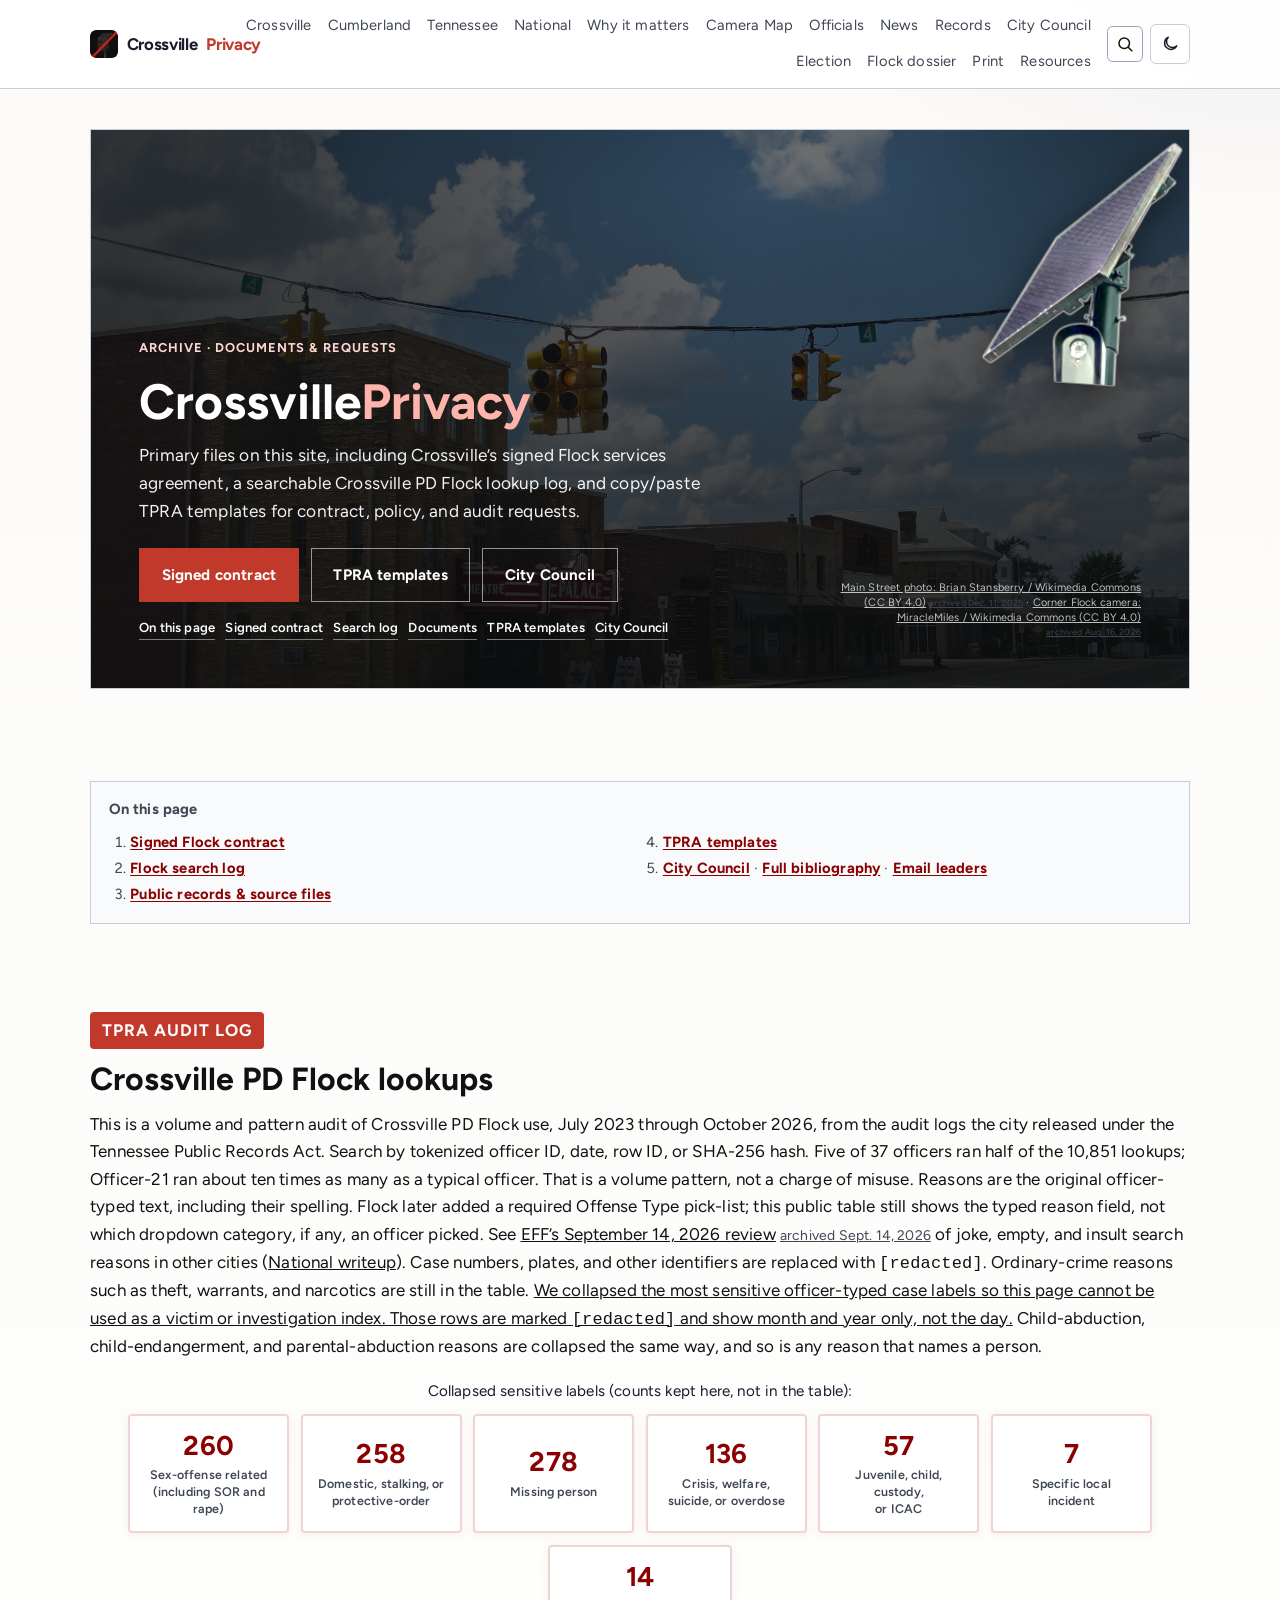
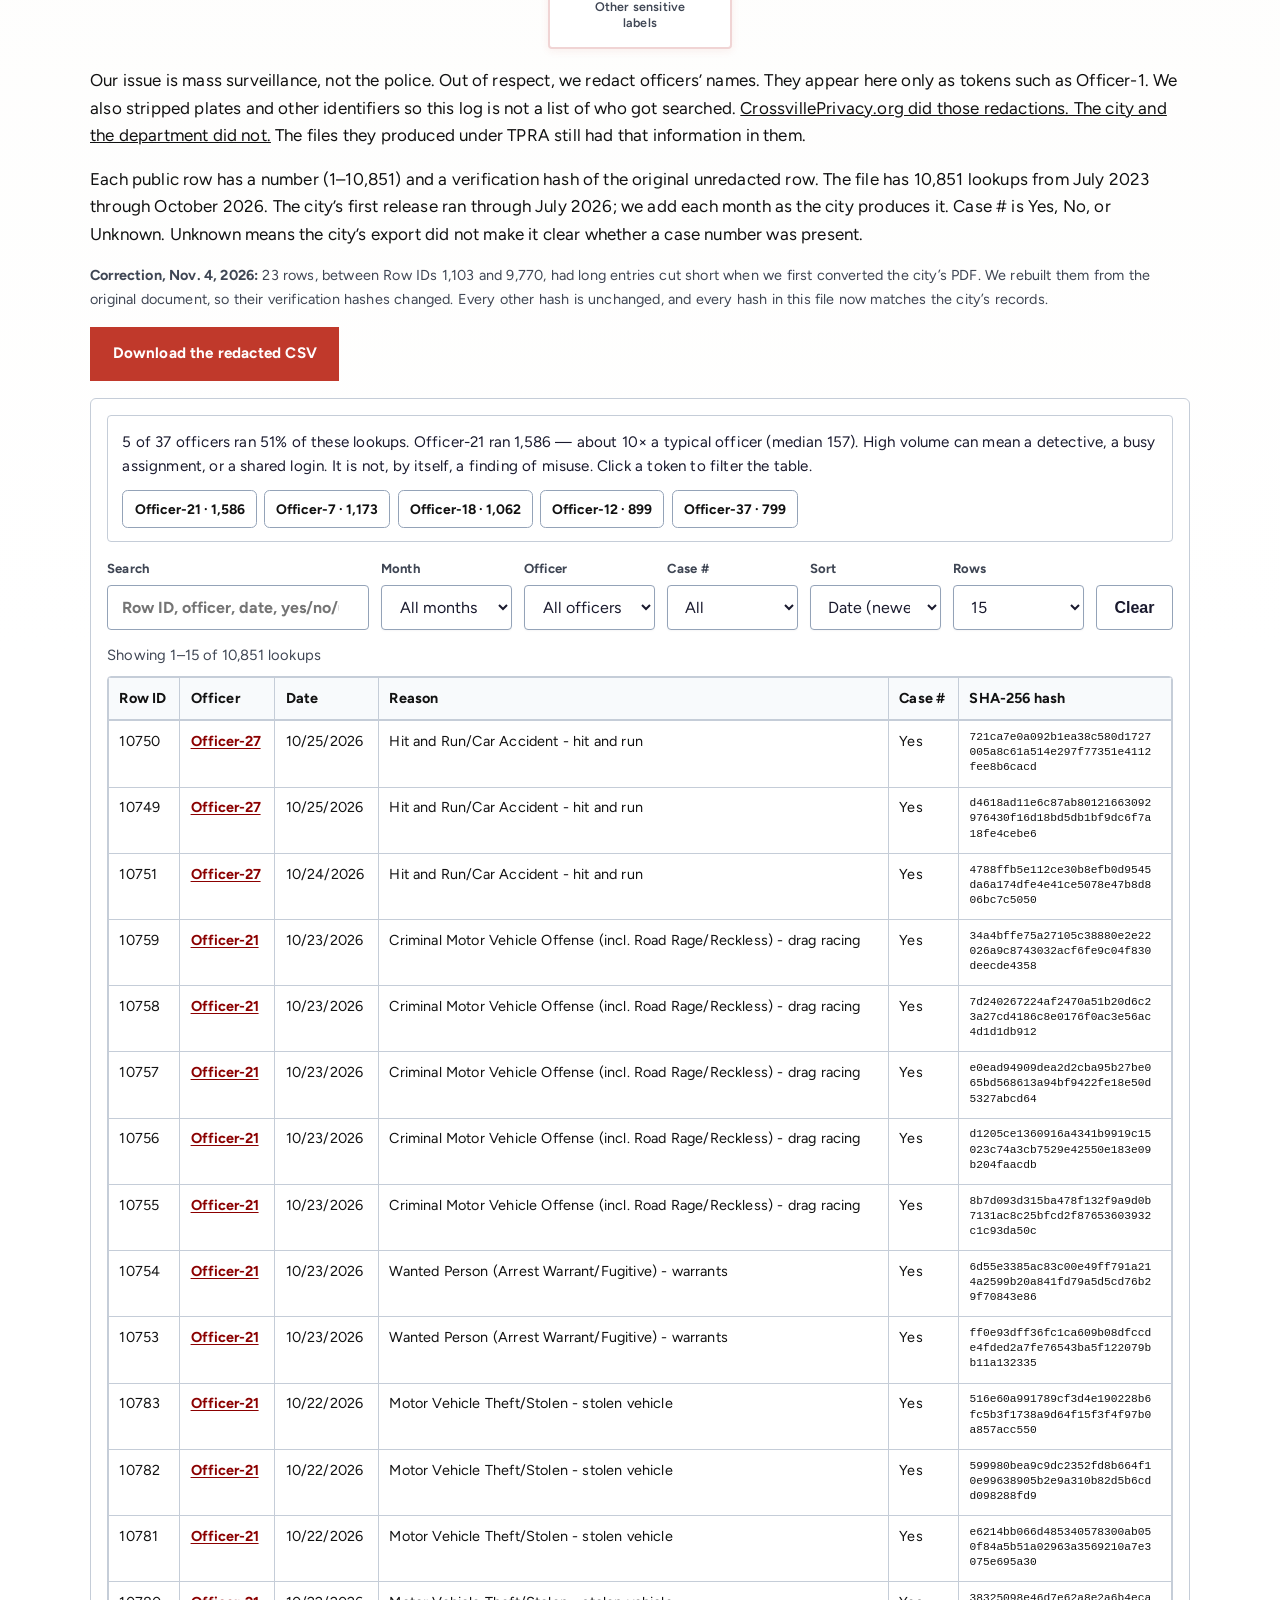
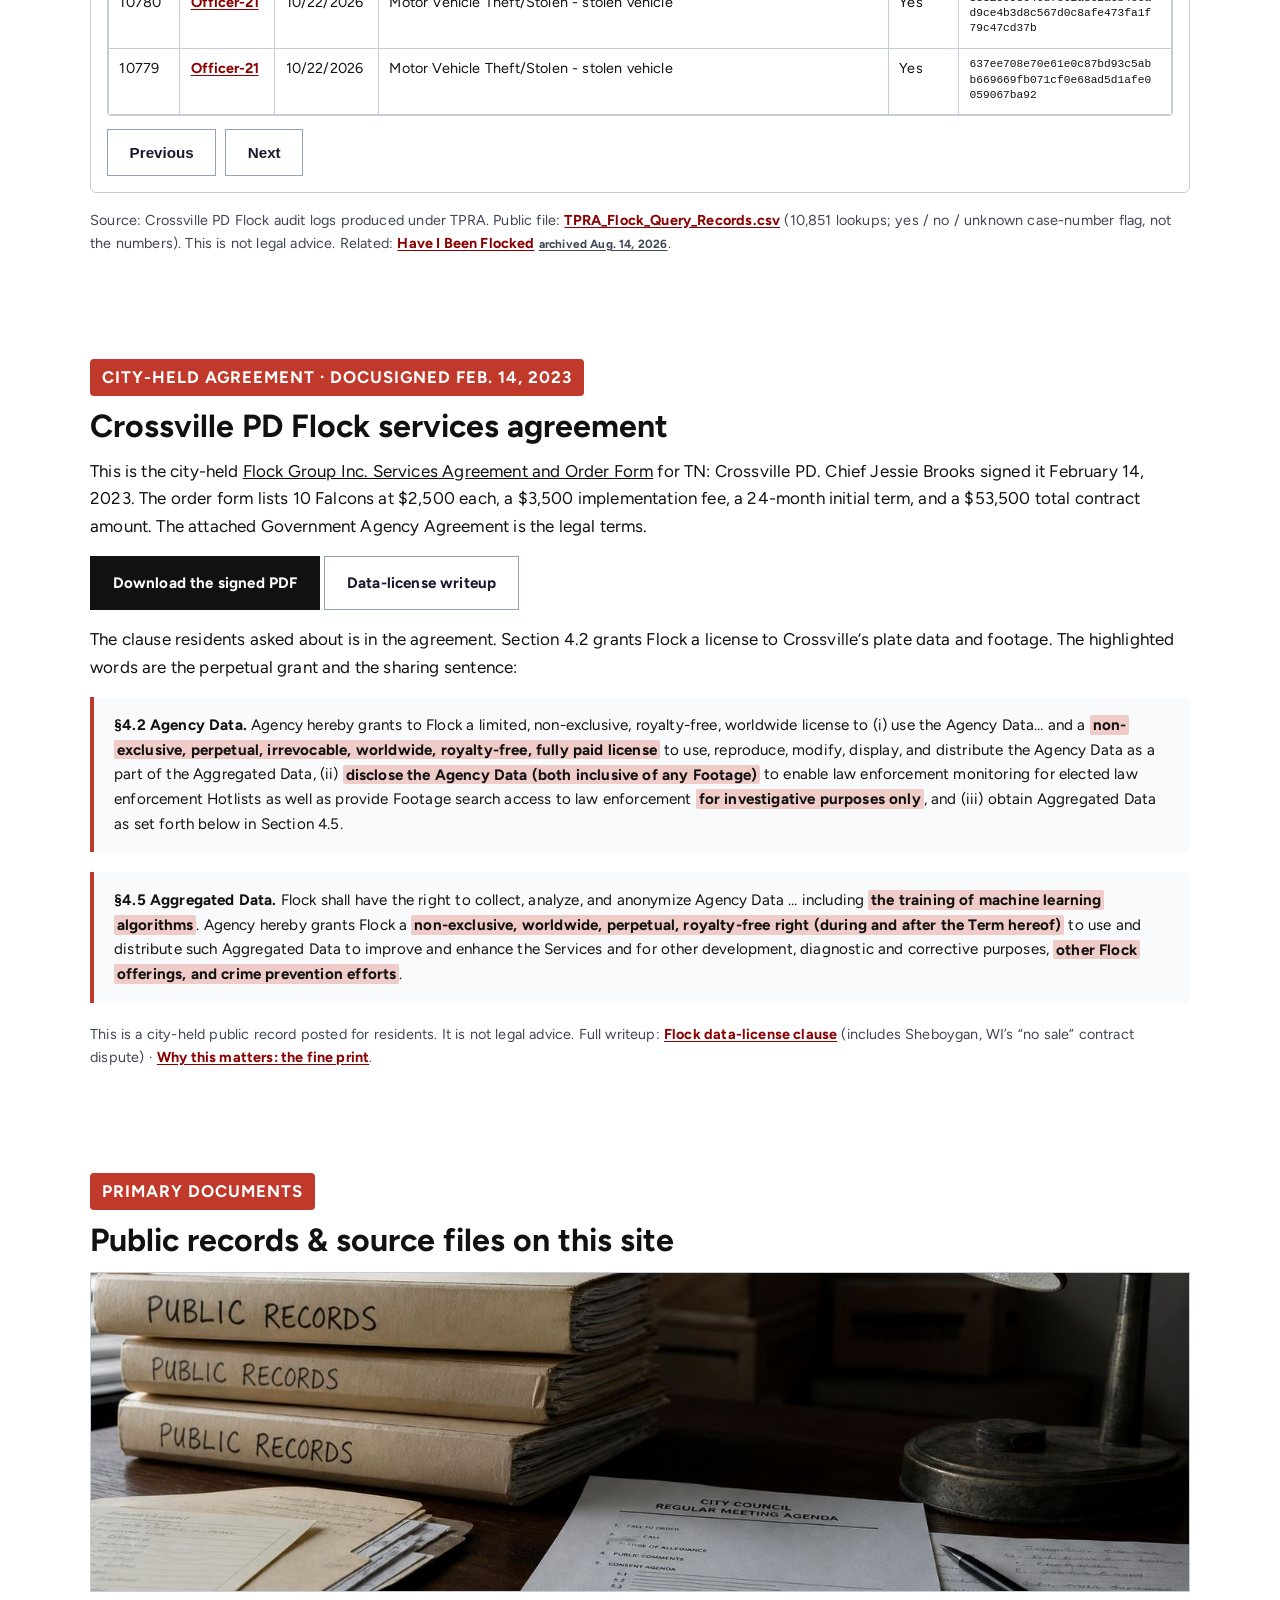
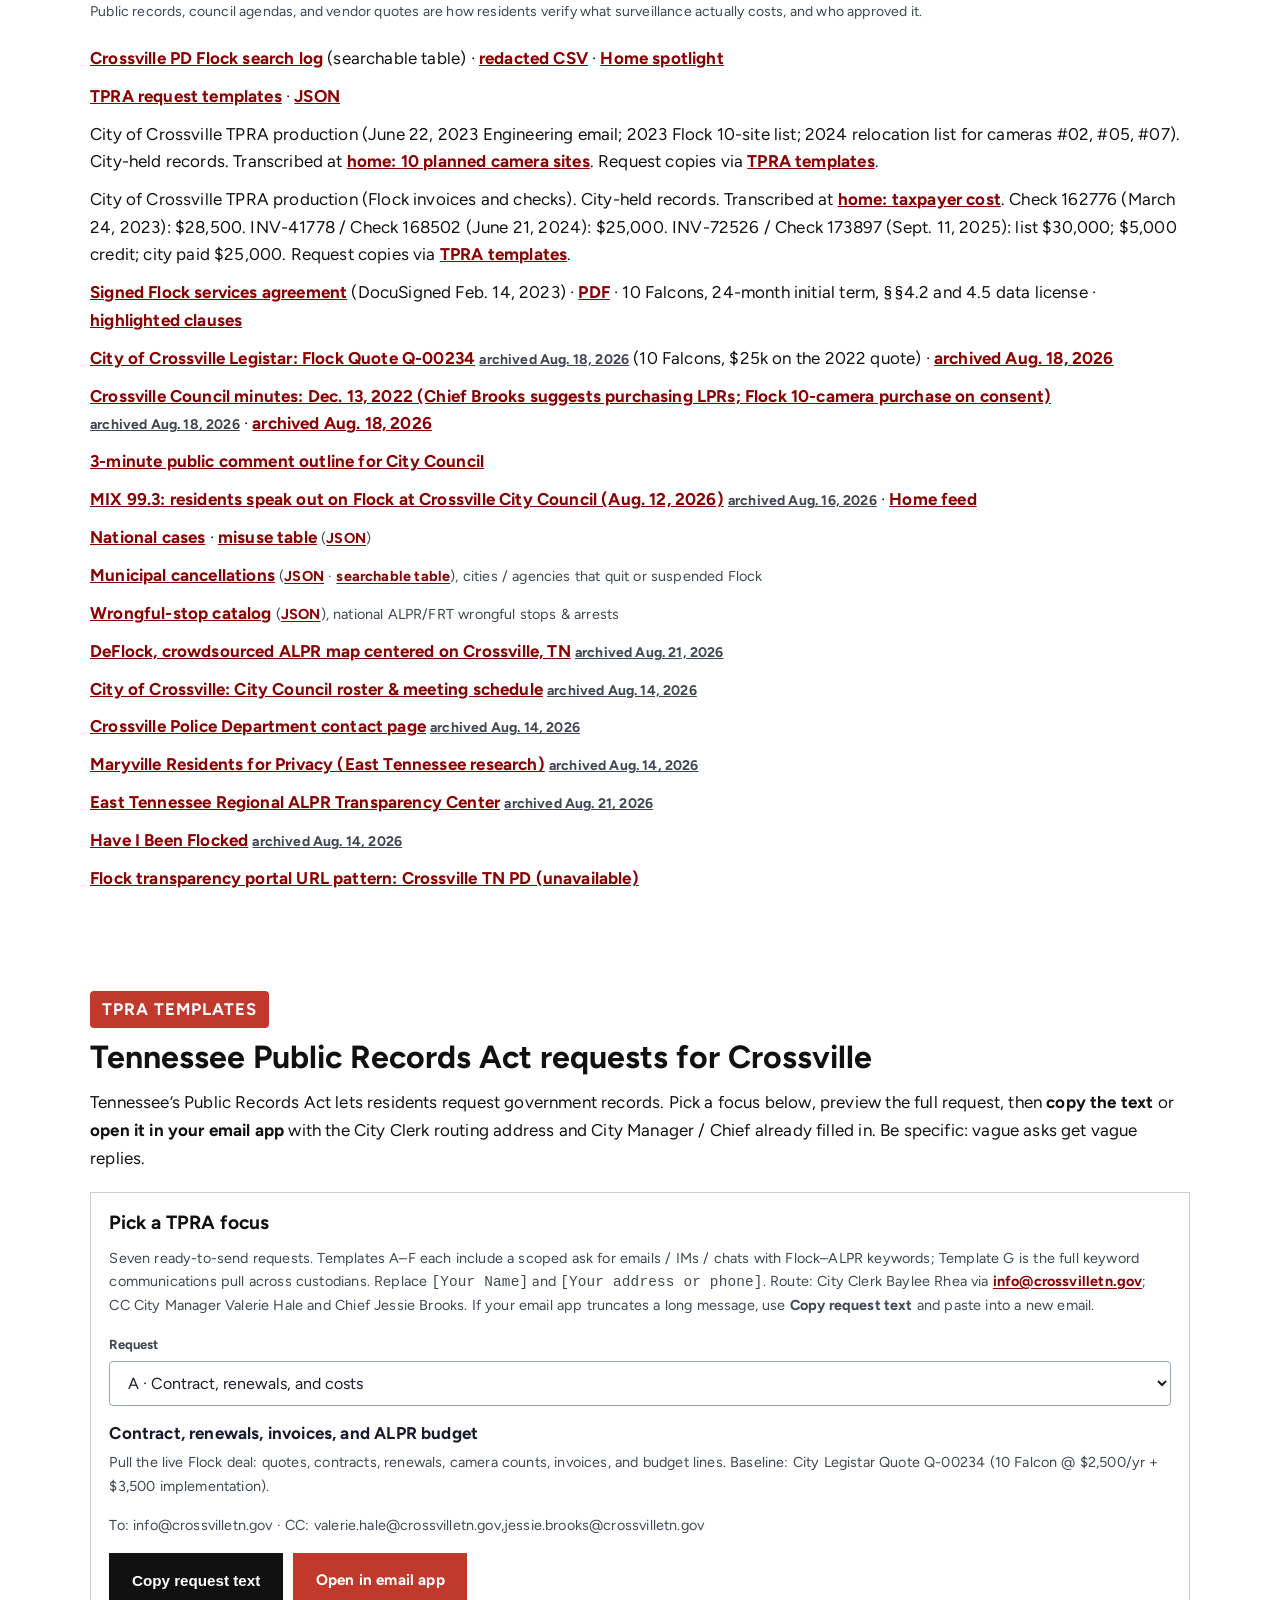
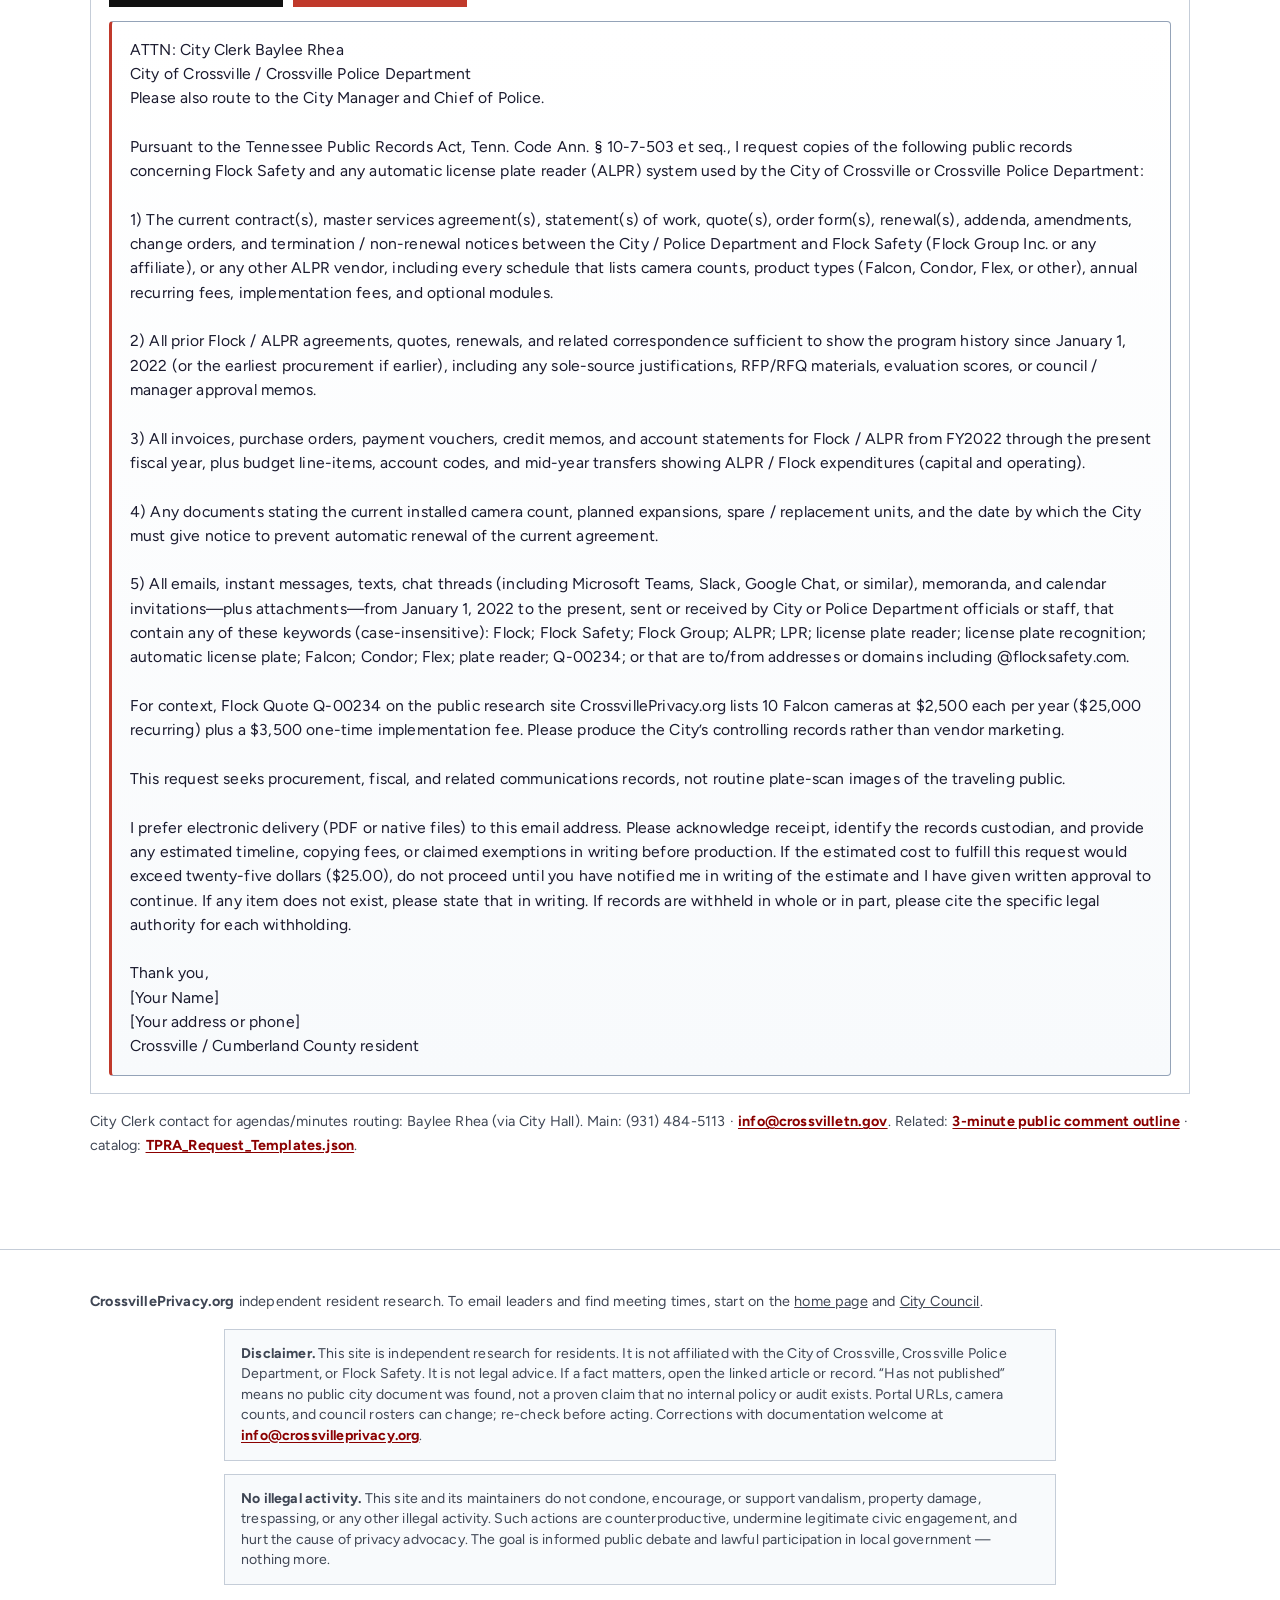
<file: records.html>
<!DOCTYPE html>
<html lang="en">
<head>
  <meta charset="utf-8" />
  <script>
    (function () {
      try {
        var stored = localStorage.getItem("crossville-theme");
        var theme = stored === "light" || stored === "dark"
          ? stored
          : (window.matchMedia("(prefers-color-scheme: dark)").matches ? "dark" : "light");
        document.documentElement.setAttribute("data-theme", theme);
        document.documentElement.style.colorScheme = theme;
      } catch (e) {}
    })();
  </script>
  <meta name="viewport" content="width=device-width, initial-scale=1, viewport-fit=cover" />
  <title>Records &amp; TPRA templates · CrossvillePrivacy.org</title>
  <meta name="description" content="Public records, Crossville PD Flock search log, the signed Flock services agreement, Quote Q-00234, and copy/paste Tennessee Public Records Act templates." />
  <link rel="canonical" href="https://crossvilleprivacy.org/records.html" />
  <link rel="sitemap" type="application/xml" title="Sitemap" href="https://crossvilleprivacy.org/sitemap.xml" />
  <meta property="og:type" content="website" />
  <meta property="og:site_name" content="CrossvillePrivacy.org" />
  <meta property="og:url" content="https://crossvilleprivacy.org/records.html" />
  <meta property="og:title" content="Records &amp; TPRA templates · CrossvillePrivacy.org" />
  <meta property="og:description" content="Public records, Crossville PD Flock search log, the signed Flock services agreement, Quote Q-00234, and copy/paste Tennessee Public Records Act templates." />
  <meta property="og:image" content="https://crossvilleprivacy.org/assets/hero-main-street.jpg" />
  <meta property="og:locale" content="en_US" />
  <meta name="twitter:card" content="summary_large_image" />
  <meta name="twitter:title" content="Records &amp; TPRA templates · CrossvillePrivacy.org" />
  <meta name="twitter:description" content="Public records, Crossville PD Flock search log, the signed Flock services agreement, Quote Q-00234, and copy/paste Tennessee Public Records Act templates." />
  <meta name="twitter:image" content="https://crossvilleprivacy.org/assets/hero-main-street.jpg" />
  <link rel="stylesheet" href="styles.css?v=20261005-election-banner" />
  <link rel="icon" href="assets/favicon.svg" type="image/svg+xml" />
  <link rel="icon" href="assets/favicon-32.png" type="image/png" sizes="32x32" />
  <link rel="apple-touch-icon" href="assets/apple-touch-icon.png" />
  <meta name="theme-color" content="#c0392b" />
  <meta name="referrer" content="strict-origin-when-cross-origin" />
</head>
<body>
  <header class="site-header">
    <div class="wrap bar">
      <a class="brand" href="index.html"><img class="brand-mark" src="assets/brand-mark.png" width="28" height="28" alt="" />Crossville<span>Privacy</span></a>
      <nav id="site-nav" class="nav" data-site-nav aria-label="Primary">
        <a href="index.html">Crossville</a>
        <a href="cumberland.html">Cumberland</a>
        <a href="tennessee.html">Tennessee</a>
        <a href="national.html">National</a>
        <a href="why.html">Why it matters</a>
        <a href="index.html#map">Camera Map</a>
        <a href="officials.html">Officials</a>
        <a href="index.html#recent-news">News</a>
        <a href="records.html" aria-current="page">Records</a>
        <a href="council.html">City Council</a>
        <a href="election.html">Election</a>
        <a href="flock.html">Flock dossier</a>
        <a href="printables.html">Print</a>
        <a href="resources.html">Resources</a>
      </nav>
      <div class="header-tools">
        <button type="button" class="theme-toggle" data-theme-toggle aria-pressed="false" aria-label="Switch to dark mode" title="Dark mode">
          <svg class="theme-icon theme-icon-sun" width="18" height="18" viewBox="0 0 24 24" fill="none" stroke="currentColor" stroke-width="2" stroke-linecap="round" stroke-linejoin="round" aria-hidden="true"><circle cx="12" cy="12" r="4" /><path d="M12 3v2M12 19v2M4.9 4.9l1.4 1.4M17.7 17.7l1.4 1.4M3 12h2M19 12h2M4.9 19.1l1.4-1.4M17.7 6.3l1.4-1.4" /></svg>
          <svg class="theme-icon theme-icon-moon" width="18" height="18" viewBox="0 0 24 24" fill="none" stroke="currentColor" stroke-width="2" stroke-linecap="round" stroke-linejoin="round" aria-hidden="true"><path d="M21 14.3A8.5 8.5 0 1 1 9.7 3 7 7 0 0 0 21 14.3z" /></svg>
        </button>
        <button type="button" class="nav-toggle" data-nav-toggle aria-controls="site-nav" aria-expanded="false" aria-label="Open menu">
          <span class="nav-toggle-bars" aria-hidden="true"></span>
        </button>
      </div>
    </div>
  </header>


  <main id="top">
    <section class="hero">
      <div class="wrap">
        <div class="hero-panel" data-hero-rotate data-hero-interval="9000">
          <div class="hero-slides" aria-hidden="true">
            <img class="hero-media is-active" src="assets/hero-main-street.jpg" alt="" width="1920" height="1468" fetchpriority="high" decoding="async" data-hero-alt="Downtown Crossville Main Street" data-hero-credit="Main Street photo: Brian Stansberry / Wikimedia Commons (CC BY 4.0)" data-hero-credit-href="https://commons.wikimedia.org/wiki/File:Crossville-Main-Street-tn1.jpg" />
            <img class="hero-media" src="assets/hero-courthouse.jpg" alt="" width="1460" height="1143" loading="lazy" decoding="async" data-hero-alt="Cumberland County Courthouse in Crossville" data-hero-credit="Courthouse photo: Brian Stansberry / Wikimedia Commons (CC BY 3.0)" data-hero-credit-href="https://commons.wikimedia.org/wiki/File:Cumberland-county-tennessee-courthouse1.jpg" />
            <img class="hero-media" src="assets/hero-homesteads-tower.jpg" alt="" width="1920" height="1440" loading="lazy" decoding="async" data-hero-alt="Cumberland Homesteads Museum and Tower near Crossville" data-hero-credit="Homesteads Tower photo: Brian Stansberry / Wikimedia Commons (CC BY 3.0)" data-hero-credit-href="https://commons.wikimedia.org/wiki/File:Cumberland-homesteads-tower-tn1.jpg" />
            <img class="hero-media" src="assets/hero-byrd-creek.jpg" alt="" width="1920" height="1277" loading="lazy" decoding="async" data-hero-alt="Byrd Creek Dam and CCC stone bridge at Cumberland Mountain State Park" data-hero-credit="Byrd Creek Dam &amp; Bridge photo: David Ratledge / Wikimedia Commons (CC BY 4.0)" data-hero-credit-href="https://commons.wikimedia.org/wiki/File:Byrd_Creek_Dam_%26_Bridge_-_Cumberland_Mountain_State_Park,_Tennessee_-_June_24,_2014.jpg" />
          </div>
          <div class="hero-watchers" aria-hidden="true">
            <span class="hero-watcher hero-watcher-right">
              <img src="assets/hero-flock-camera.png?v=1786627456" alt="" width="380" height="566" decoding="async" />
            </span>
          </div>
          <p class="visually-hidden">A decorative Flock Safety camera appears in the top-right of the banner, as if watching Crossville landmarks below.</p>
          <div class="hero-copy">
            <div class="hero-kicker">Archive · Documents &amp; requests</div>
            <h1>Crossville<span>Privacy</span></h1>
            <p class="lede">Primary files on this site, including Crossville’s signed Flock services agreement, a searchable Crossville PD Flock lookup log, and copy/paste TPRA templates for contract, policy, and audit requests.</p>
            <div class="cta-row">
              <a class="btn btn-primary" href="#signed-contract">Signed contract</a>
              <a class="btn btn-ghost" href="#foia">TPRA templates</a>
              <a class="btn btn-ghost" href="council.html#council-show-up">City Council</a>
            </div>
            <nav class="hero-jumps" aria-label="Jump to sections on this page">
              <a href="#toc">On this page</a>
              <a href="#signed-contract">Signed contract</a>
              <a href="#search-log">Search log</a>
              <a href="#records">Documents</a>
              <a href="#foia">TPRA templates</a>
              <a href="council.html">City Council</a>
            </nav>
          </div>
          <p class="hero-photo-credit" aria-label="Image credits">
            <a href="https://commons.wikimedia.org/wiki/File:Crossville-Main-Street-tn1.jpg" target="_blank" rel="noopener" data-hero-credit-link>Main Street photo: Brian Stansberry / Wikimedia Commons (CC BY 4.0)</a> <a class="source-archive" href="https://web.archive.org/web/20251211214113/https://commons.wikimedia.org/wiki/File:Crossville-Main-Street-tn1.jpg" target="_blank" rel="noopener" title="Wayback Machine snapshot"><time datetime="2025-12-11T21:41:13Z">archived Dec. 11, 2025</time></a>
            <span class="hero-credit-sep" aria-hidden="true"> · </span>
            <a href="https://commons.wikimedia.org/wiki/File:Flock_ALPR_with_Solar_Panel,_Closeup_Facing_Right,_Eatontown_NJ_(July_2026).jpg" target="_blank" rel="noopener">Corner Flock camera: MiracleMiles / Wikimedia Commons (CC BY 4.0)</a> <a class="source-archive" href="https://web.archive.org/web/20260816170843/https://commons.wikimedia.org/wiki/File:Flock_ALPR_with_Solar_Panel,_Closeup_Facing_Right,_Eatontown_NJ_(July_2026).jpg" target="_blank" rel="noopener" title="Wayback Machine snapshot"><time datetime="2026-08-16T17:08:43Z">archived Aug. 16, 2026</time></a>
          </p>
        </div>
      </div>
    </section>

    <section id="on-this-page" aria-label="On this page">
      <div class="wrap">
        <nav id="toc" class="toc" aria-label="On this page">
          <strong>On this page</strong>
          <ol class="toc-list">
            <li><a href="#signed-contract">Signed Flock contract</a></li>
            <li><a href="#search-log">Flock search log</a></li>
            <li><a href="#records">Public records &amp; source files</a></li>
            <li><a href="#foia">TPRA templates</a></li>
            <li><a href="council.html">City Council</a> · <a href="sources.html">Full bibliography</a> · <a href="index.html#action">Email leaders</a></li>
          </ol>
        </nav>
      </div>
    </section>

<section aria-labelledby="search-log">
      <div class="wrap">
        <span class="section-label">TPRA audit log</span>
        <h2 id="search-log">Crossville PD Flock lookups</h2>
        <p>This is a volume and pattern audit of Crossville PD Flock use, July 2023 through October 2026, from the audit logs the city released under the Tennessee Public Records Act. Search by tokenized officer ID, date, row ID, or SHA-256 hash. Five of 37 officers ran half of the 10,851 lookups; Officer-21 ran about ten times as many as a typical officer. That is a volume pattern, not a charge of misuse. Reasons are the original officer-typed text, including their spelling. Flock later added a required Offense Type pick-list; this public table still shows the typed reason field, not which dropdown category, if any, an officer picked. See <a href="https://www.eff.org/deeplinks/2026/09/high-crime-lmao-how-cops-are-treating-mass-surveillance-joke" target="_blank" rel="noopener">EFF’s September 14, 2026 review</a> <a class="source-archive" href="https://web.archive.org/web/20260914175125/https://www.eff.org/deeplinks/2026/09/high-crime-lmao-how-cops-are-treating-mass-surveillance-joke" target="_blank" rel="noopener" title="Wayback Machine snapshot"><time datetime="2026-09-14T17:51:25Z">archived Sept. 14, 2026</time></a> of joke, empty, and insult search reasons in other cities (<a href="national.html#eff-lmao-searches">National writeup</a>). Case numbers, plates, and other identifiers are replaced with <code>[redacted]</code>. Ordinary-crime reasons such as theft, warrants, and narcotics are still in the table. <u>We collapsed the most sensitive officer-typed case labels so this page cannot be used as a victim or investigation index. Those rows are marked <code>[redacted]</code> and show month and year only, not the day.</u> Child-abduction, child-endangerment, and parental-abduction reasons are collapsed the same way, and so is any reason that names a person.</p>
        <p class="redact-count-lead">Collapsed sensitive labels (counts kept here, not in the table):</p>
        <div class="redact-count-grid" role="list" aria-label="Collapsed sensitive lookup counts">
          <div class="redact-count-card" role="listitem">
            <span class="num">260</span>
            <span class="cap">Sex-offense related<br />(including SOR and rape)</span>
          </div>
          <div class="redact-count-card" role="listitem">
            <span class="num">258</span>
            <span class="cap">Domestic, stalking, or<br />protective-order</span>
          </div>
          <div class="redact-count-card" role="listitem">
            <span class="num">278</span>
            <span class="cap">Missing person</span>
          </div>
          <div class="redact-count-card" role="listitem">
            <span class="num">136</span>
            <span class="cap">Crisis, welfare,<br />suicide, or overdose</span>
          </div>
          <div class="redact-count-card" role="listitem">
            <span class="num">57</span>
            <span class="cap">Juvenile, child, custody,<br />or ICAC</span>
          </div>
          <div class="redact-count-card" role="listitem">
            <span class="num">7</span>
            <span class="cap">Specific local<br />incident</span>
          </div>
          <div class="redact-count-card" role="listitem">
            <span class="num">14</span>
            <span class="cap">Other sensitive<br />labels</span>
          </div>
        </div>
        <p>Our issue is mass surveillance, not the police. Out of respect, we redact officers’ names. They appear here only as tokens such as Officer-1. We also stripped plates and other identifiers so this log is not a list of who got searched. <u>CrossvillePrivacy.org did those redactions. The city and the department did not.</u> The files they produced under TPRA still had that information in them.</p>
        <p>Each public row has a number (1–10,851) and a verification hash of the original unredacted row. The file has 10,851 lookups from July 2023 through October 2026. The city’s first release ran through July 2026; we add each month as the city produces it. Case # is Yes, No, or Unknown. Unknown means the city’s export did not make it clear whether a case number was present.</p>
        <p class="note"><strong>Correction, Nov.&nbsp;4,&nbsp;2026:</strong> 23 rows, between Row IDs 1,103 and 9,770, had long entries cut short when we first converted the city’s PDF. We rebuilt them from the original document, so their verification hashes changed. Every other hash is unchanged, and every hash in this file now matches the city’s records.</p>
        <p>
          <a class="btn btn-primary" href="docs/TPRA_Flock_Query_Records.csv" download="TPRA_Flock_Query_Records.csv">Download the redacted CSV</a>
        </p>
        <div
          class="audit-log-widget"
          data-audit-log
          data-csv-url="docs/TPRA_Flock_Query_Records.csv"
        >
          <div class="audit-log-volume" data-audit-volume hidden></div>
          <div class="audit-log-controls search-log-controls">
            <label class="speech-field">
              <span>Search</span>
              <input
                type="search"
                data-audit-search
                placeholder="Row ID, officer, date, yes/no/unknown, or SHA-256 hash"
                autocomplete="off"
                spellcheck="false"
              />
            </label>
            <div class="speech-field">
              <span>Month</span>
              <select data-audit-month aria-label="Month">
                <option value="">All months</option>
              </select>
            </div>
            <div class="speech-field">
              <span>Officer</span>
              <select data-audit-officer aria-label="Officer">
                <option value="">All officers</option>
              </select>
            </div>
            <div class="speech-field">
              <span>Case #</span>
              <select data-audit-case aria-label="Case #">
                <option value="">All</option>
                <option value="yes">Yes</option>
                <option value="no">No</option>
                <option value="unknown">Unknown</option>
              </select>
            </div>
            <div class="speech-field">
              <span>Sort</span>
              <select data-audit-sort aria-label="Sort">
                <option value="date-desc" selected>Date (newest)</option>
                <option value="date-asc">Date (oldest)</option>
                <option value="row-id-asc">Row ID (low → high)</option>
                <option value="row-id-desc">Row ID (high → low)</option>
              </select>
            </div>
            <div class="speech-field">
              <span>Rows</span>
              <select data-audit-page-size aria-label="Rows">
                <option value="15" selected>15</option>
                <option value="25">25</option>
                <option value="50">50</option>
                <option value="100">100</option>
              </select>
            </div>
            <button type="button" class="btn btn-ghost" data-audit-clear>Clear</button>
          </div>
          <p class="audit-log-status" data-audit-status aria-live="polite">Loading log…</p>
          <div class="audit-log-table-wrap">
            <table class="data-table audit-log-table">
              <caption class="visually-hidden">Redacted Crossville PD Flock search log</caption>
              <thead>
                <tr>
                  <th scope="col">Row ID</th>
                  <th scope="col">Officer</th>
                  <th scope="col">Date</th>
                  <th scope="col">Reason</th>
                  <th scope="col">Case #</th>
                  <th scope="col">SHA-256 hash</th>
                </tr>
              </thead>
              <tbody data-audit-body>
                <tr>
                  <td colspan="6">Loading log…</td>
                </tr>
              </tbody>
            </table>
          </div>
          <div class="audit-log-pager">
            <button type="button" class="btn btn-ghost" data-audit-prev>Previous</button>
            <button type="button" class="btn btn-ghost" data-audit-next>Next</button>
          </div>
        </div>
        <p class="note" style="margin-top:1rem;">Source: Crossville PD Flock audit logs produced under TPRA. Public file: <a href="docs/TPRA_Flock_Query_Records.csv">TPRA_Flock_Query_Records.csv</a> (10,851 lookups; yes / no / unknown case-number flag, not the numbers). This is not legal advice. Related: <a href="https://haveibeenflocked.com/" target="_blank" rel="noopener">Have I Been Flocked</a> <a class="source-archive" href="https://web.archive.org/web/20260814043905/https://haveibeenflocked.com/" target="_blank" rel="noopener" title="Wayback Machine snapshot"><time datetime="2026-08-14T04:39:05Z">archived Aug. 14, 2026</time></a>.</p>
        <noscript>
          <p>Turn on JavaScript to search this table. Five of 37 officers ran half of these lookups.</p>
        </noscript>
      </div>
    </section>

    <section aria-labelledby="signed-contract">
      <div class="wrap">
        <span class="section-label">City-held agreement · DocuSigned Feb. 14, 2023</span>
        <h2 id="signed-contract">Crossville PD Flock services agreement</h2>
        <p>This is the city-held <a href="docs/Crossville_PD_Flock_Services_Agreement.pdf">Flock Group Inc. Services Agreement and Order Form</a> for TN: Crossville PD. Chief Jessie Brooks signed it February 14, 2023. The order form lists 10 Falcons at $2,500 each, a $3,500 implementation fee, a 24-month initial term, and a $53,500 total contract amount. The attached Government Agency Agreement is the legal terms.</p>
        <p><a class="btn btn-dark" href="docs/Crossville_PD_Flock_Services_Agreement.pdf">Download the signed PDF</a>
          <a class="btn btn-ghost" href="flock.html#contract-data-sharing">Data-license writeup</a></p>
        <p>The clause residents asked about is in the agreement. Section 4.2 grants Flock a license to Crossville’s plate data and footage. The highlighted words are the perpetual grant and the sharing sentence:</p>
        <blockquote style="margin:1rem 0 1.25rem;padding:1rem 1.25rem;border-left:4px solid var(--accent);background:var(--panel);border-radius:0 6px 6px 0;font-size:0.95rem;">
          <p style="margin:0;"><strong>§4.2 Agency Data.</strong> Agency hereby grants to Flock a limited, non-exclusive, royalty-free, worldwide license to (i) use the Agency Data… and a <mark class="contract-clause">non-exclusive, perpetual, irrevocable, worldwide, royalty-free, fully paid license</mark> to use, reproduce, modify, display, and distribute the Agency Data as a part of the Aggregated Data, (ii) <mark class="contract-clause">disclose the Agency Data (both inclusive of any Footage)</mark> to enable law enforcement monitoring for elected law enforcement Hotlists as well as provide Footage search access to law enforcement <mark class="contract-clause">for investigative purposes only</mark>, and (iii) obtain Aggregated Data as set forth below in Section 4.5.</p>
        </blockquote>
        <blockquote style="margin:1rem 0 1.25rem;padding:1rem 1.25rem;border-left:4px solid var(--accent);background:var(--panel);border-radius:0 6px 6px 0;font-size:0.95rem;">
          <p style="margin:0;"><strong>§4.5 Aggregated Data.</strong> Flock shall have the right to collect, analyze, and anonymize Agency Data … including <mark class="contract-clause">the training of machine learning algorithms</mark>. Agency hereby grants Flock a <mark class="contract-clause">non-exclusive, worldwide, perpetual, royalty-free right (during and after the Term hereof)</mark> to use and distribute such Aggregated Data to improve and enhance the Services and for other development, diagnostic and corrective purposes, <mark class="contract-clause">other Flock offerings, and crime prevention efforts</mark>.</p>
        </blockquote>
        <p class="note">This is a city-held public record posted for residents. It is not legal advice. Full writeup: <a href="flock.html#contract-data-sharing">Flock data-license clause</a> (includes Sheboygan, WI’s “no sale” contract dispute) · <a href="why.html#fine-print">Why this matters: the fine print</a>.</p>
      </div>
    </section>

<section aria-labelledby="records">
      <div class="wrap">
        <span class="section-label">Primary documents</span>
        <h2 id="records">Public records &amp; source files on this site</h2>
        <figure class="media-break">
          <img src="assets/records-desk.jpg" alt="Public records folders and municipal papers on a desk under a desk lamp" width="1400" height="1050" loading="lazy" />
          <figcaption>Public records, council agendas, and vendor quotes are how residents verify what surveillance actually costs, and who approved it.</figcaption>
        </figure>
        <ul class="doc-list">
          <li><a href="#search-log">Crossville PD Flock search log</a> (searchable table) · <a href="docs/TPRA_Flock_Query_Records.csv">redacted CSV</a> · <a href="index.html#tpra-search-log">Home spotlight</a></li>
          <li><a href="#foia">TPRA request templates</a> · <a href="docs/TPRA_Request_Templates.json">JSON</a></li>
          <li>City of Crossville TPRA production (June 22, 2023 Engineering email; 2023 Flock 10-site list; 2024 relocation list for cameras #02, #05, #07). City-held records. Transcribed at <a href="index.html#city-locations">home: 10 planned camera sites</a>. Request copies via <a href="#foia">TPRA templates</a>.</li>
          <li>City of Crossville TPRA production (Flock invoices and checks). City-held records. Transcribed at <a href="index.html#cost">home: taxpayer cost</a>. Check 162776 (March 24, 2023): $28,500. INV-41778 / Check 168502 (June 21, 2024): $25,000. INV-72526 / Check 173897 (Sept. 11, 2025): list $30,000; $5,000 credit; city paid $25,000. Request copies via <a href="#foia">TPRA templates</a>.</li>
          <li><a href="#signed-contract">Signed Flock services agreement</a> (DocuSigned Feb. 14, 2023) · <a href="docs/Crossville_PD_Flock_Services_Agreement.pdf">PDF</a> · 10 Falcons, 24-month initial term, §§4.2 and 4.5 data license · <a href="flock.html#contract-data-sharing">highlighted clauses</a></li>
          <li><a href="https://crossvilletn.legistar.com/View.ashx?M=F&amp;ID=11422691&amp;GUID=AAA99FCA-444F-43F8-BA19-F47335D59ADA" target="_blank" rel="noopener">City of Crossville Legistar: Flock Quote Q-00234</a> <a class="source-archive" href="https://web.archive.org/web/20260818171231/https://crossvilletn.legistar.com/View.ashx?M=F&amp;ID=11422691&amp;GUID=AAA99FCA-444F-43F8-BA19-F47335D59ADA" target="_blank" rel="noopener" title="Wayback Machine snapshot"><time datetime="2026-08-18T17:12:31Z">archived Aug. 18, 2026</time></a> (10 Falcons, $25k on the 2022 quote) · <a href="https://web.archive.org/web/20260818171231/https://crossvilletn.legistar.com/View.ashx?M=F&amp;ID=11422691&amp;GUID=AAA99FCA-444F-43F8-BA19-F47335D59ADA" target="_blank" rel="noopener"><time datetime="2026-08-18">archived Aug. 18, 2026</time></a></li>
          <li><a href="https://crossvilletn.legistar.com/View.ashx?M=M&amp;ID=909875&amp;GUID=1F28720D-5607-4057-BC2F-732AC8D8FAFD" target="_blank" rel="noopener">Crossville Council minutes: Dec. 13, 2022 (Chief Brooks suggests purchasing LPRs; Flock 10-camera purchase on consent)</a> · <a href="https://web.archive.org/web/20260818171908/https://crossvilletn.legistar.com/View.ashx?M=M&amp;ID=909875&amp;GUID=1F28720D-5607-4057-BC2F-732AC8D8FAFD" target="_blank" rel="noopener"><time datetime="2026-08-18">archived Aug. 18, 2026</time></a></li>
          <li><a href="docs/Council_Public_Comment_3min.pdf">3-minute public comment outline for City Council</a></li>
          <li><a href="https://mix993.com/2026/08/12/residents-speak-out-on-flock-cameras-at-crossville-city-council/" target="_blank" rel="noopener">MIX 99.3: residents speak out on Flock at Crossville City Council (Aug. 12, 2026)</a> <a class="source-archive" href="https://web.archive.org/web/20260816191825/https://mix993.com/2026/08/12/residents-speak-out-on-flock-cameras-at-crossville-city-council/" target="_blank" rel="noopener" title="Wayback Machine snapshot"><time datetime="2026-08-16T19:18:25Z">archived Aug. 16, 2026</time></a> · <a href="index.html#mix993-council">Home feed</a></li>
          <li><a href="national.html#databases">National cases</a> · <a href="national.html#misuse-lookup">misuse table</a> <span class="note">(<a href="docs/Flock_Safety_ALPR_Misuse_Master_Database.json">JSON</a>)</span></li>
          <li><a href="national.html#cancel-lookup">Municipal cancellations</a> <span class="note">(<a href="docs/Flock_Municipal_Cancellations_Database.json">JSON</a> · <a href="national.html#cancel-lookup">searchable table</a>), cities / agencies that quit or suspended Flock</span></li>
          <li><a href="national.html#wrongful-lookup">Wrongful-stop catalog</a> <span class="note">(<a href="docs/AI_Wrongful_Enforcement_Database.json">JSON</a>), national ALPR/FRT wrongful stops &amp; arrests</span></li>
          <li><a href="https://maps.deflock.org/?lat=35.9495&lng=-85.0269&zoom=11" target="_blank" rel="noopener">DeFlock, crowdsourced ALPR map centered on Crossville, TN</a> <a class="source-archive" href="https://web.archive.org/web/20260821122140/https://maps.deflock.org/?lat=35.9495&amp;lng=-85.0269&amp;zoom=11" target="_blank" rel="noopener" title="Wayback Machine snapshot"><time datetime="2026-08-21T12:21:40Z">archived Aug. 21, 2026</time></a></li>
          <li><a href="https://crossvilletn.gov/city-council/" target="_blank" rel="noopener">City of Crossville: City Council roster &amp; meeting schedule</a> <a class="source-archive" href="https://web.archive.org/web/20260814184157/https://crossvilletn.gov/city-council/" target="_blank" rel="noopener" title="Wayback Machine snapshot"><time datetime="2026-08-14T18:41:57Z">archived Aug. 14, 2026</time></a></li>
          <li><a href="https://crossvilletn.gov/department/public-safety/police-department/" target="_blank" rel="noopener">Crossville Police Department contact page</a> <a class="source-archive" href="https://web.archive.org/web/20260814184208/https://crossvilletn.gov/department/public-safety/police-department/" target="_blank" rel="noopener" title="Wayback Machine snapshot"><time datetime="2026-08-14T18:42:08Z">archived Aug. 14, 2026</time></a></li>
          <li><a href="https://www.maryvilleprivacy.org/" target="_blank" rel="noopener">Maryville Residents for Privacy (East Tennessee research)</a> <a class="source-archive" href="https://web.archive.org/web/20260814021655/https://www.maryvilleprivacy.org/" target="_blank" rel="noopener" title="Wayback Machine snapshot"><time datetime="2026-08-14T02:16:55Z">archived Aug. 14, 2026</time></a></li>
          <li><a href="https://www.maryvilleprivacy.org/east-tennessee-regional-alpr-transparency-center/" target="_blank" rel="noopener">East Tennessee Regional ALPR Transparency Center</a> <a class="source-archive" href="https://web.archive.org/web/20260821123718/https://www.maryvilleprivacy.org/maryville-residents-for-privacy/east-tennessee-regional-alpr-transparency-center/" target="_blank" rel="noopener" title="Wayback Machine snapshot"><time datetime="2026-08-21T12:37:18Z">archived Aug. 21, 2026</time></a></li>
          <li><a href="https://haveibeenflocked.com/" target="_blank" rel="noopener">Have I Been Flocked</a> <a class="source-archive" href="https://web.archive.org/web/20260814043905/https://haveibeenflocked.com/" target="_blank" rel="noopener" title="Wayback Machine snapshot"><time datetime="2026-08-14T04:39:05Z">archived Aug. 14, 2026</time></a></li>
          <li><a href="https://transparency.flocksafety.com/crossville-tn-pd" target="_blank" rel="noopener">Flock transparency portal URL pattern: Crossville TN PD (unavailable)</a></li>
        </ul>
      </div>
    </section>

    
<section aria-labelledby="foia">
      <div class="wrap">
        <span class="section-label">TPRA templates</span>
        <h2 id="foia">Tennessee Public Records Act requests for Crossville</h2>
        <p>Tennessee’s Public Records Act lets residents request government records. Pick a focus below, preview the full request, then <strong>copy the text</strong> or <strong>open it in your email app</strong> with the City Clerk routing address and City Manager / Chief already filled in. Be specific: vague asks get vague replies.</p>

        <section class="panel" id="tpra-picker" data-json-url="docs/TPRA_Request_Templates.json" aria-labelledby="tpra-picker-heading">
          <h3 id="tpra-picker-heading">Pick a TPRA focus</h3>
          <p class="note">Seven ready-to-send requests. Templates A–F each include a scoped ask for emails / IMs / chats with Flock–ALPR keywords; Template G is the full keyword communications pull across custodians. Replace <code>[Your Name]</code> and <code>[Your address or phone]</code>. Route: City Clerk Baylee Rhea via <a href="mailto:info@crossvilletn.gov">info@crossvilletn.gov</a>; CC City Manager Valerie Hale and Chief Jessie Brooks. If your email app truncates a long message, use <strong>Copy request text</strong> and paste into a new email.</p>

          <div class="speech-picker-controls tpra-picker-controls">
            <div class="speech-field">
              <span>Request</span>
              <select id="tpra-select" data-tpra-select aria-describedby="tpra-picker-heading" aria-label="Request">
                <option value="contract-costs">A · Contract, renewals, and costs</option>
                <option value="policy-audits-sharing">B · Policy, audits, and sharing</option>
                <option value="camera-map">C · Camera locations / map</option>
                <option value="outcomes-efficacy">D · Hits, arrests, and outcomes</option>
                <option value="access-training-misuse">E · Access, training, and misuse controls</option>
                <option value="federal-outside-access">F · Federal / outside agency access</option>
                <option value="emails-ims-comms">G · Emails, IMs, and keyword search</option>
              </select>
            </div>
          </div>

          <div class="speech-meta" data-tpra-meta hidden>
            <p class="speech-meta-line"><strong data-tpra-title></strong></p>
            <p class="note" data-tpra-summary></p>
            <p class="note" data-tpra-recipients></p>
          </div>

          <div class="speech-actions">
            <button type="button" class="btn btn-dark" data-tpra-copy data-label="Copy request text">Copy request text</button>
            <a class="btn btn-primary" data-tpra-email href="mailto:info@crossvilletn.gov">Open in email app</a>
          </div>

          <pre class="speech-preview" data-tpra-preview tabindex="0" aria-live="polite">Loading TPRA template…</pre>

          <noscript>
            <p>Turn on JavaScript to preview, copy, and email. Without JavaScript, email <a href="mailto:info@crossvilletn.gov">info@crossvilletn.gov</a> ATTN City Clerk Baylee Rhea, CC <a href="mailto:valerie.hale@crossvilletn.gov">valerie.hale@crossvilletn.gov</a> and <a href="mailto:jessie.brooks@crossvilletn.gov">jessie.brooks@crossvilletn.gov</a>, and ask for: (A) Flock contracts, renewals, invoices, budget lines, and related emails/IMs since 2022; (B) written search policy, audits, sharing lists, Hot/Safe lists, and related communications; (C) camera maps, GPS inventories, pole agreements, and siting emails/IMs; (D) hit / arrest / recovery outcome totals and efficacy emails; (E) access rosters, training, misuse discipline, and related chats; (F) federal / ICE / outside-agency access records and communications; (G) a full keyword search of emails, IMs, texts, Teams/Slack/Chat, memos, and calendar items for terms such as Flock, Flock Safety, ALPR, LPR, license plate reader, Falcon, Condor, Flex, hot list, Q-00234, and @flocksafety.com. Prefer electronic delivery and ask for written fee, search-log, and exemption notices.</p>
          </noscript>
        </section>

        <p class="note" style="margin-top:1rem;">City Clerk contact for agendas/minutes routing: Baylee Rhea (via City Hall). Main: (931) 484-5113 · <a href="mailto:info@crossvilletn.gov">info@crossvilletn.gov</a>. Related: <a href="docs/Council_Public_Comment_3min.pdf">3-minute public comment outline</a> · catalog: <a href="docs/TPRA_Request_Templates.json">TPRA_Request_Templates.json</a>.</p>
      </div>
    </section>

    

  </main>

  <footer class="site-footer" id="site-contact">
    <div class="wrap">
      <p><strong>CrossvillePrivacy.org</strong> independent resident research. To email leaders and find meeting times, start on the <a href="index.html">home page</a> and <a href="council.html#council-show-up">City Council</a>.</p>
      <p class="disclaimer">
        <strong>Disclaimer.</strong> This site is independent research for residents. It is not affiliated with the City of Crossville, Crossville Police Department, or Flock Safety. It is not legal advice. If a fact matters, open the linked article or record. “Has not published” means no public city document was found, not a proven claim that no internal policy or audit exists. Portal URLs, camera counts, and council rosters can change; re-check before acting. Corrections with documentation welcome at <a href="mailto:info@crossvilleprivacy.org">info@crossvilleprivacy.org</a>.
      </p>
      <p class="disclaimer">
        <strong>No illegal activity.</strong> This site and its maintainers do not condone, encourage, or support vandalism, property damage, trespassing, or any other illegal activity. Such actions are counterproductive, undermine legitimate civic engagement, and hurt the cause of privacy advocacy. The goal is informed public debate and lawful participation in local government — nothing more.
      </p>
    </div>
  </footer>

  <script src="assets/campaign-ux.js?v=20261005-election-banner"></script>
  <script src="assets/site-search.js?v=20260910-resources"></script>
  <script src="assets/flock-search-log.js?v=20260902-select2"></script>
  <script>
    (function () {
      if (window.CrossvilleCampaign) {
        window.CrossvilleCampaign.init();
      }
      if (window.FlockSearchLog) {
        window.FlockSearchLog.initSearchLog();
      }
    })();
  </script>
  <script src="assets/source-archives.js?v=20260901c"></script>
</body>
</html>
</file>
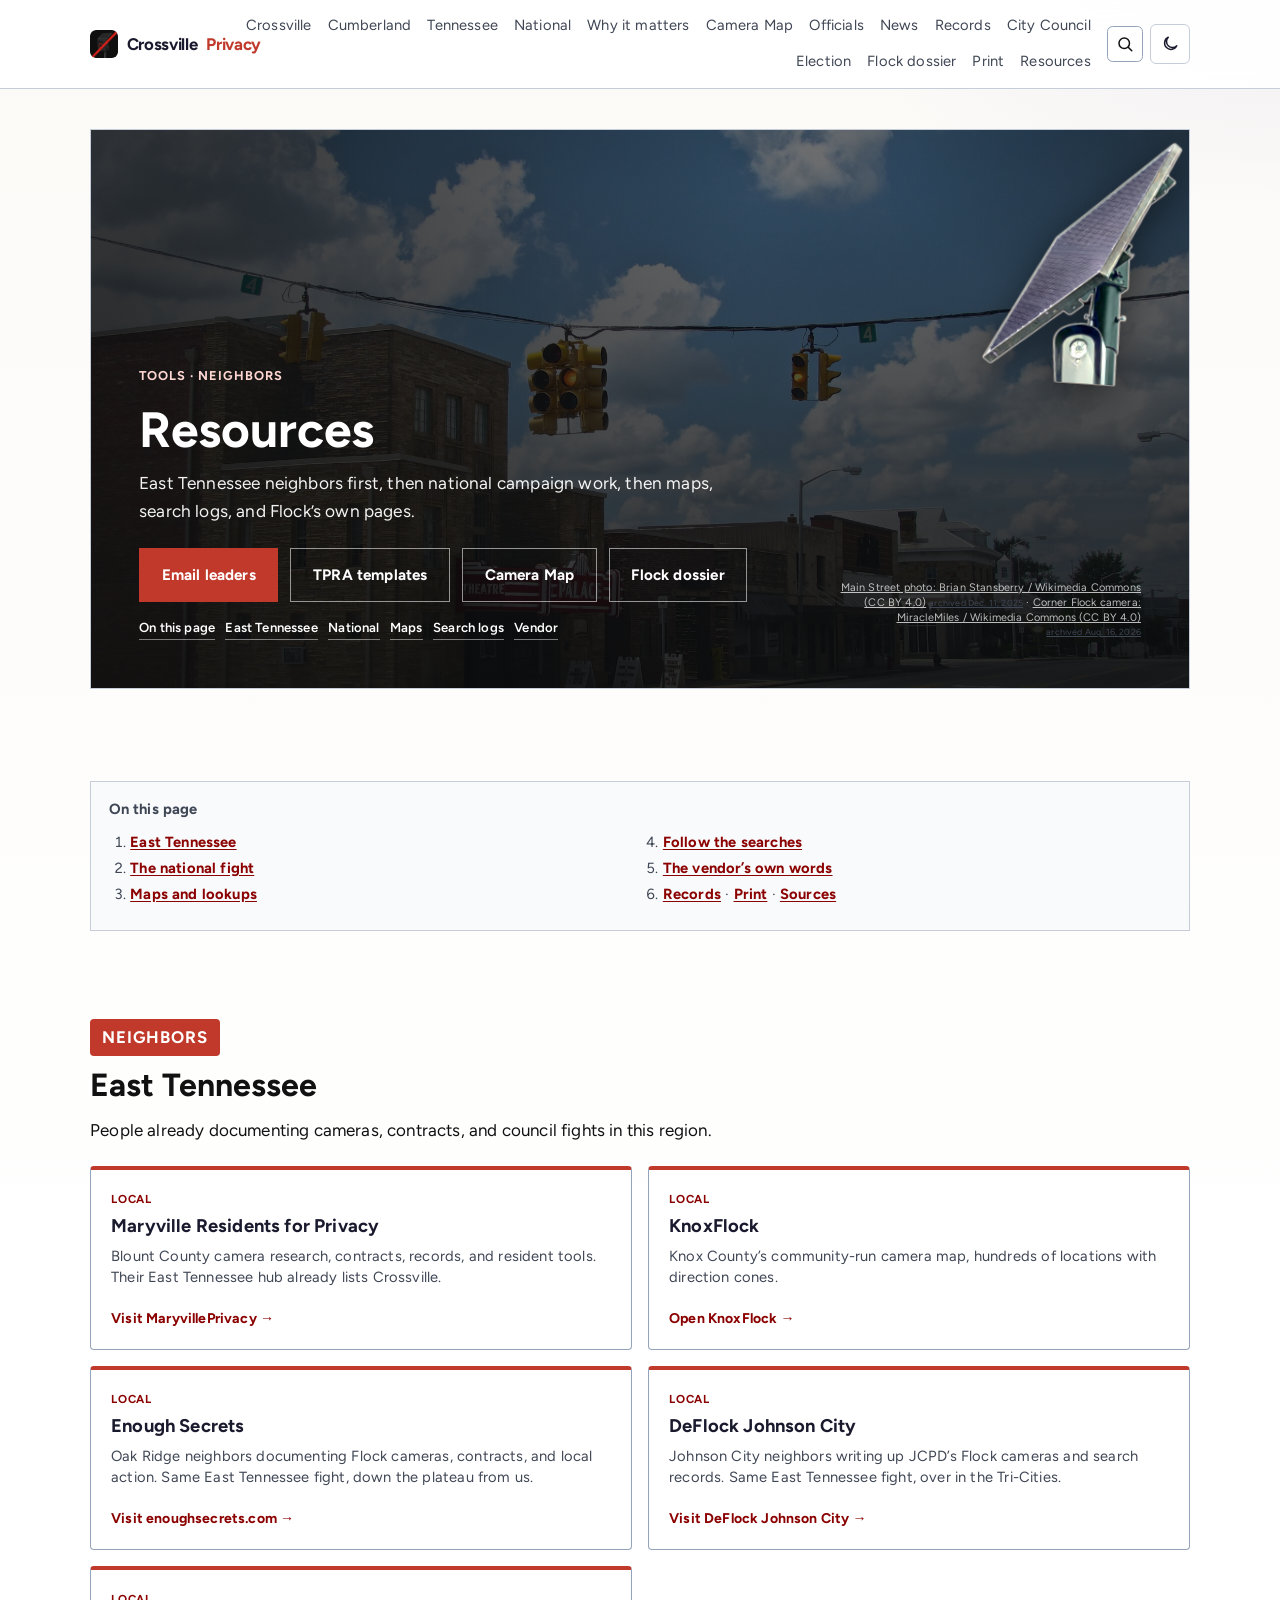
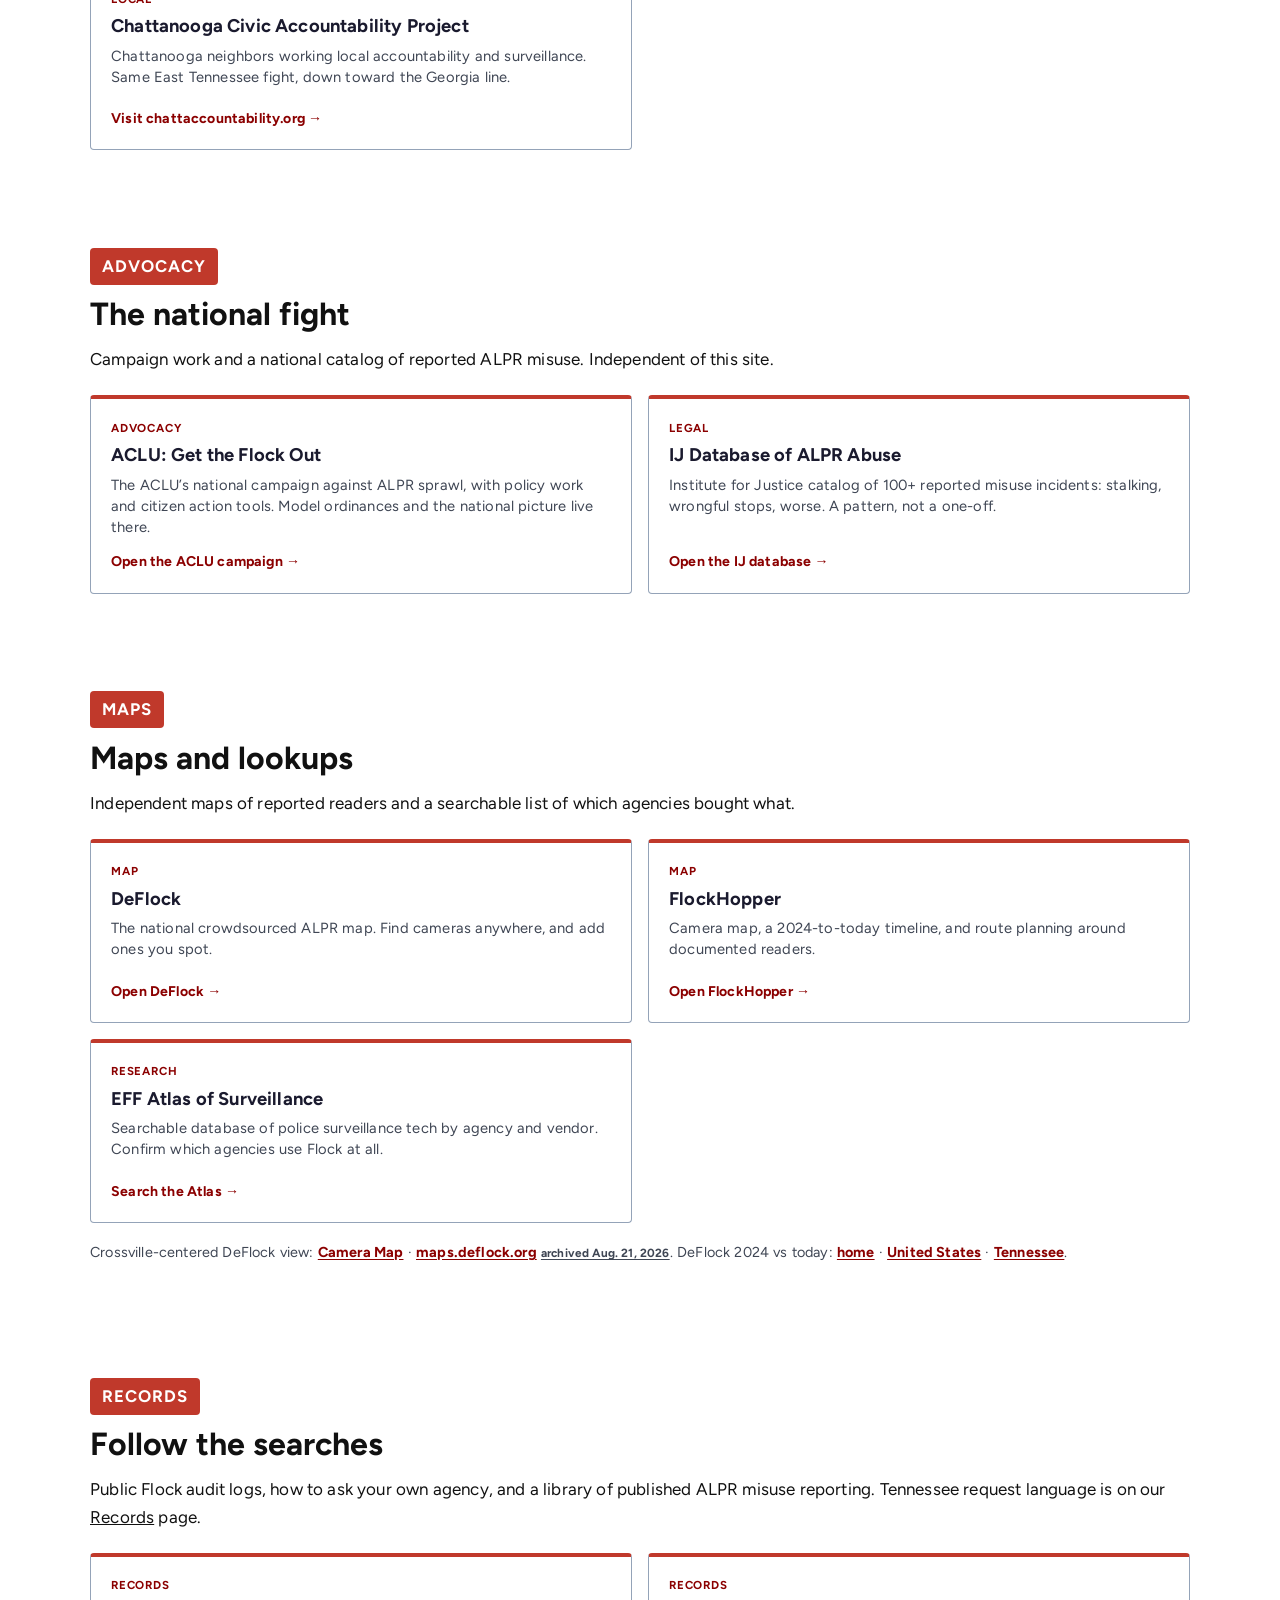
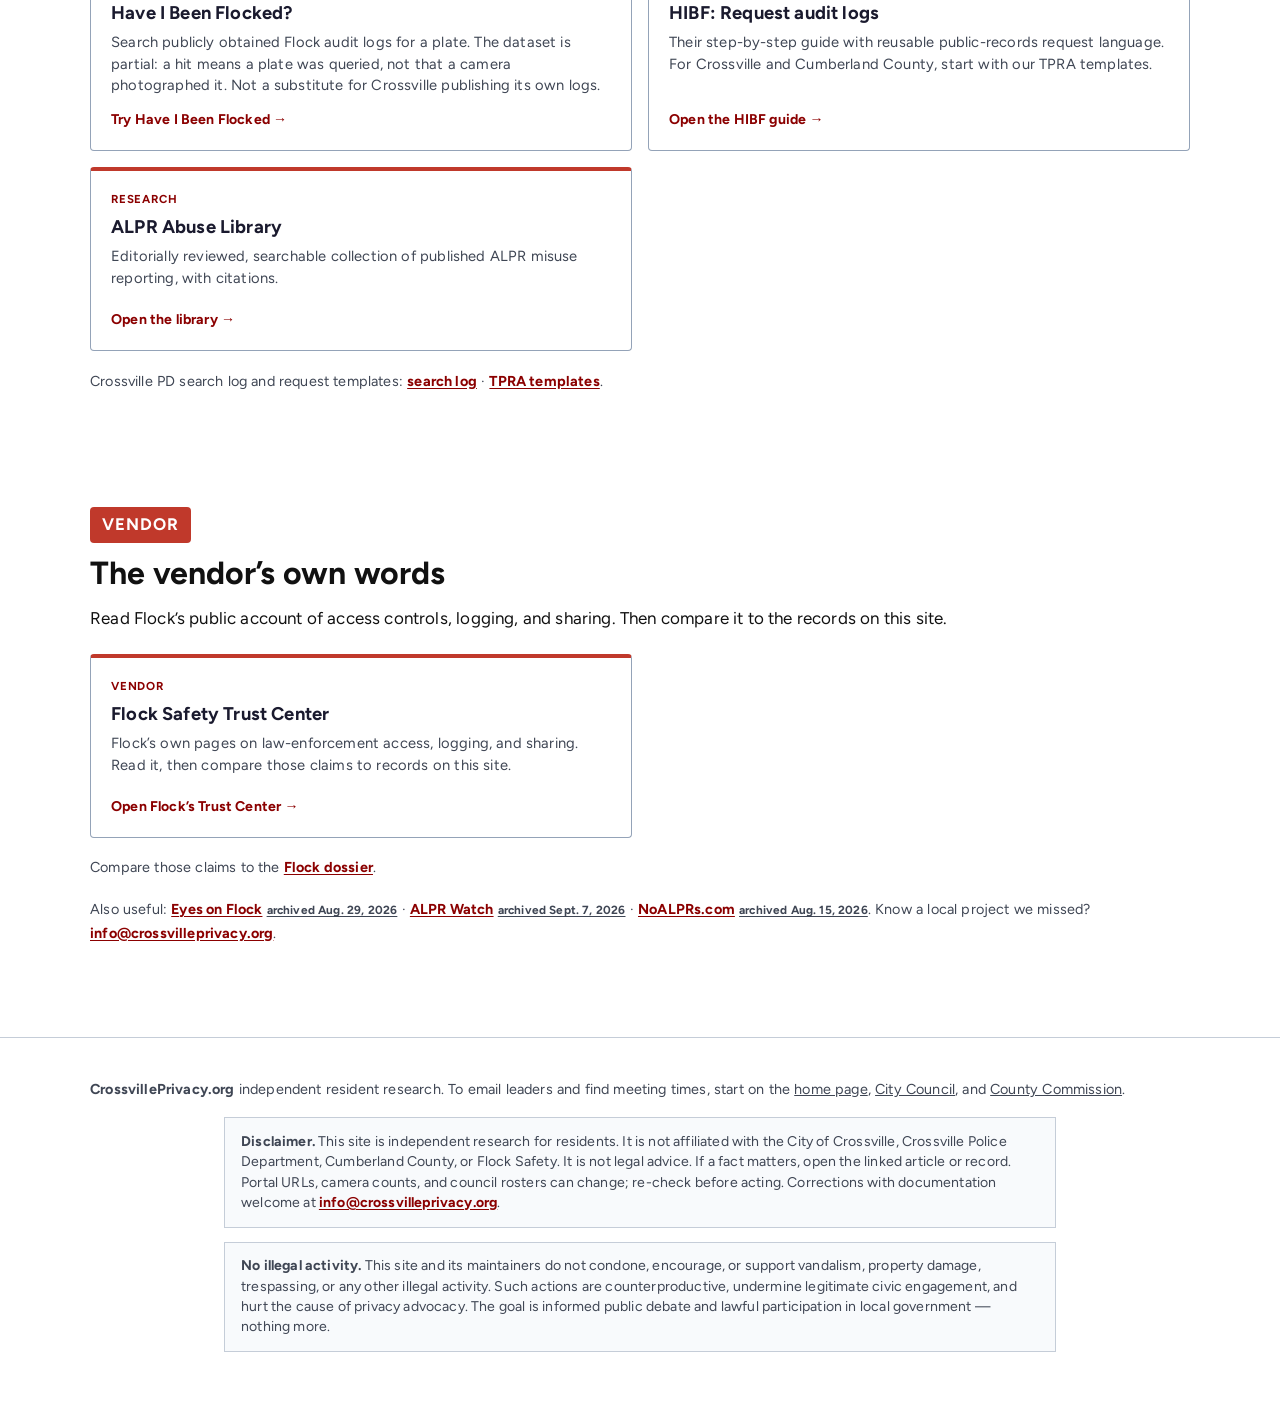
<file: resources.html>
<!DOCTYPE html>
<html lang="en">
<head>
  <meta charset="utf-8" />
  <script>
    (function () {
      try {
        var stored = localStorage.getItem("crossville-theme");
        var theme = stored === "light" || stored === "dark"
          ? stored
          : (window.matchMedia("(prefers-color-scheme: dark)").matches ? "dark" : "light");
        document.documentElement.setAttribute("data-theme", theme);
        document.documentElement.style.colorScheme = theme;
      } catch (e) {}
    })();
  </script>
  <meta name="viewport" content="width=device-width, initial-scale=1, viewport-fit=cover" />
  <title>Resources · CrossvillePrivacy.org</title>
  <meta name="description" content="East Tennessee neighbors, national campaigns, camera maps, search-log tools, and Flock’s own pages. Starting points for Crossville and Cumberland County residents." />
  <link rel="canonical" href="https://crossvilleprivacy.org/resources.html" />
  <link rel="sitemap" type="application/xml" title="Sitemap" href="https://crossvilleprivacy.org/sitemap.xml" />
  <meta property="og:type" content="website" />
  <meta property="og:site_name" content="CrossvillePrivacy.org" />
  <meta property="og:url" content="https://crossvilleprivacy.org/resources.html" />
  <meta property="og:title" content="Resources · CrossvillePrivacy.org" />
  <meta property="og:description" content="East Tennessee neighbors, national campaigns, camera maps, search-log tools, and Flock’s own pages." />
  <meta property="og:image" content="https://crossvilleprivacy.org/assets/hero-main-street.jpg" />
  <meta property="og:locale" content="en_US" />
  <meta name="twitter:card" content="summary_large_image" />
  <meta name="twitter:title" content="Resources · CrossvillePrivacy.org" />
  <meta name="twitter:description" content="East Tennessee neighbors, national campaigns, camera maps, search-log tools, and Flock’s own pages." />
  <meta name="twitter:image" content="https://crossvilleprivacy.org/assets/hero-main-street.jpg" />
  <link rel="stylesheet" href="styles.css?v=20261005-election-banner" />
  <link rel="icon" href="assets/favicon.svg" type="image/svg+xml" />
  <link rel="icon" href="assets/favicon-32.png" type="image/png" sizes="32x32" />
  <link rel="apple-touch-icon" href="assets/apple-touch-icon.png" />
  <meta name="theme-color" content="#c0392b" />
  <meta name="referrer" content="strict-origin-when-cross-origin" />
</head>
<body>
  <header class="site-header">
    <div class="wrap bar">
      <a class="brand" href="index.html"><img class="brand-mark" src="assets/brand-mark.png" width="28" height="28" alt="" />Crossville<span>Privacy</span></a>
      <nav id="site-nav" class="nav" data-site-nav aria-label="Primary">
        <a href="index.html">Crossville</a>
        <a href="cumberland.html">Cumberland</a>
        <a href="tennessee.html">Tennessee</a>
        <a href="national.html">National</a>
        <a href="why.html">Why it matters</a>
        <a href="index.html#map">Camera Map</a>
        <a href="officials.html">Officials</a>
        <a href="index.html#recent-news">News</a>
        <a href="records.html">Records</a>
        <a href="council.html">City Council</a>
        <a href="election.html">Election</a>
        <a href="flock.html">Flock dossier</a>
        <a href="printables.html">Print</a>
        <a href="resources.html" aria-current="page">Resources</a>
      </nav>
      <div class="header-tools">
        <button type="button" class="theme-toggle" data-theme-toggle aria-pressed="false" aria-label="Switch to dark mode" title="Dark mode">
          <svg class="theme-icon theme-icon-sun" width="18" height="18" viewBox="0 0 24 24" fill="none" stroke="currentColor" stroke-width="2" stroke-linecap="round" stroke-linejoin="round" aria-hidden="true"><circle cx="12" cy="12" r="4" /><path d="M12 3v2M12 19v2M4.9 4.9l1.4 1.4M17.7 17.7l1.4 1.4M3 12h2M19 12h2M4.9 19.1l1.4-1.4M17.7 6.3l1.4-1.4" /></svg>
          <svg class="theme-icon theme-icon-moon" width="18" height="18" viewBox="0 0 24 24" fill="none" stroke="currentColor" stroke-width="2" stroke-linecap="round" stroke-linejoin="round" aria-hidden="true"><path d="M21 14.3A8.5 8.5 0 1 1 9.7 3 7 7 0 0 0 21 14.3z" /></svg>
        </button>
        <button type="button" class="nav-toggle" data-nav-toggle aria-controls="site-nav" aria-expanded="false" aria-label="Open menu">
          <span class="nav-toggle-bars" aria-hidden="true"></span>
        </button>
      </div>
    </div>
  </header>


  <main id="top">
    <section class="hero">
      <div class="wrap">
        <div class="hero-panel" data-hero-rotate data-hero-interval="9000">
          <div class="hero-slides" aria-hidden="true">
            <img class="hero-media is-active" src="assets/hero-main-street.jpg" alt="" width="1920" height="1468" fetchpriority="high" decoding="async" data-hero-alt="Downtown Crossville Main Street" data-hero-credit="Main Street photo: Brian Stansberry / Wikimedia Commons (CC BY 4.0)" data-hero-credit-href="https://commons.wikimedia.org/wiki/File:Crossville-Main-Street-tn1.jpg" />
            <img class="hero-media" src="assets/hero-courthouse.jpg" alt="" width="1460" height="1143" loading="lazy" decoding="async" data-hero-alt="Cumberland County Courthouse in Crossville" data-hero-credit="Courthouse photo: Brian Stansberry / Wikimedia Commons (CC BY 3.0)" data-hero-credit-href="https://commons.wikimedia.org/wiki/File:Cumberland-county-tennessee-courthouse1.jpg" />
            <img class="hero-media" src="assets/hero-homesteads-tower.jpg" alt="" width="1920" height="1440" loading="lazy" decoding="async" data-hero-alt="Cumberland Homesteads Museum and Tower near Crossville" data-hero-credit="Homesteads Tower photo: Brian Stansberry / Wikimedia Commons (CC BY 3.0)" data-hero-credit-href="https://commons.wikimedia.org/wiki/File:Cumberland-homesteads-tower-tn1.jpg" />
            <img class="hero-media" src="assets/hero-byrd-creek.jpg" alt="" width="1920" height="1277" loading="lazy" decoding="async" data-hero-alt="Byrd Creek Dam and CCC stone bridge at Cumberland Mountain State Park" data-hero-credit="Byrd Creek Dam &amp; Bridge photo: David Ratledge / Wikimedia Commons (CC BY 4.0)" data-hero-credit-href="https://commons.wikimedia.org/wiki/File:Byrd_Creek_Dam_%26_Bridge_-_Cumberland_Mountain_State_Park,_Tennessee_-_June_24,_2014.jpg" />
          </div>
          <div class="hero-watchers" aria-hidden="true">
            <span class="hero-watcher hero-watcher-right">
              <img src="assets/hero-flock-camera.png?v=1786627456" alt="" width="380" height="566" decoding="async" />
            </span>
          </div>
          <p class="visually-hidden">A decorative Flock Safety camera appears in the top-right of the banner, as if watching Crossville landmarks below.</p>
          <div class="hero-copy">
            <div class="hero-kicker">Tools · Neighbors</div>
            <h1>Resources</h1>
            <p class="lede">East Tennessee neighbors first, then national campaign work, then maps, search logs, and Flock’s own pages.</p>
            <div class="cta-row">
              <a class="btn btn-primary" href="index.html#action">Email leaders</a>
              <a class="btn btn-ghost" href="records.html#foia">TPRA templates</a>
              <a class="btn btn-ghost" href="index.html#map">Camera Map</a>
              <a class="btn btn-ghost" href="flock.html">Flock dossier</a>
            </div>
            <nav class="hero-jumps" aria-label="Jump to sections on this page">
              <a href="#toc">On this page</a>
              <a href="#east-tennessee">East Tennessee</a>
              <a href="#national-fight">National</a>
              <a href="#maps">Maps</a>
              <a href="#searches">Search logs</a>
              <a href="#vendor">Vendor</a>
            </nav>
          </div>
          <p class="hero-photo-credit" aria-label="Image credits">
            <a href="https://commons.wikimedia.org/wiki/File:Crossville-Main-Street-tn1.jpg" target="_blank" rel="noopener" data-hero-credit-link>Main Street photo: Brian Stansberry / Wikimedia Commons (CC BY 4.0)</a> <a class="source-archive" href="https://web.archive.org/web/20251211214113/https://commons.wikimedia.org/wiki/File:Crossville-Main-Street-tn1.jpg" target="_blank" rel="noopener" title="Wayback Machine snapshot"><time datetime="2025-12-11T21:41:13Z">archived Dec. 11, 2025</time></a>
            <span class="hero-credit-sep" aria-hidden="true"> · </span>
            <a href="https://commons.wikimedia.org/wiki/File:Flock_ALPR_with_Solar_Panel,_Closeup_Facing_Right,_Eatontown_NJ_(July_2026).jpg" target="_blank" rel="noopener">Corner Flock camera: MiracleMiles / Wikimedia Commons (CC BY 4.0)</a> <a class="source-archive" href="https://web.archive.org/web/20260816170843/https://commons.wikimedia.org/wiki/File:Flock_ALPR_with_Solar_Panel,_Closeup_Facing_Right,_Eatontown_NJ_(July_2026).jpg" target="_blank" rel="noopener" title="Wayback Machine snapshot"><time datetime="2026-08-16T17:08:43Z">archived Aug. 16, 2026</time></a>
          </p>
        </div>
      </div>
    </section>

    <section id="on-this-page" aria-label="On this page">
      <div class="wrap">
        <nav id="toc" class="toc" aria-label="On this page">
          <strong>On this page</strong>
          <ol class="toc-list">
            <li><a href="#east-tennessee">East Tennessee</a></li>
            <li><a href="#national-fight">The national fight</a></li>
            <li><a href="#maps">Maps and lookups</a></li>
            <li><a href="#searches">Follow the searches</a></li>
            <li><a href="#vendor">The vendor’s own words</a></li>
            <li><a href="records.html">Records</a> · <a href="printables.html">Print</a> · <a href="sources.html">Sources</a></li>
          </ol>
        </nav>
      </div>
    </section>

    <section aria-labelledby="east-tennessee">
      <div class="wrap">
        <span class="section-label">Neighbors</span>
        <h2 id="east-tennessee">East Tennessee</h2>
        <p>People already documenting cameras, contracts, and council fights in this region.</p>
        <div class="ally-grid allies-section-grid">
          <a class="ally-card" href="https://www.maryvilleprivacy.org/" target="_blank" rel="noopener">
            <span class="ally-kicker">Local</span>
            <strong>Maryville Residents for Privacy</strong>
            <span class="ally-desc">Blount County camera research, contracts, records, and resident tools. Their East Tennessee hub already lists Crossville.</span>
            <span class="ally-go">Visit MaryvillePrivacy →</span>
          </a>
          <a class="ally-card" href="https://knoxflock.com/" target="_blank" rel="noopener">
            <span class="ally-kicker">Local</span>
            <strong>KnoxFlock</strong>
            <span class="ally-desc">Knox County’s community-run camera map, hundreds of locations with direction cones.</span>
            <span class="ally-go">Open KnoxFlock →</span>
          </a>
          <a class="ally-card" href="https://enoughsecrets.com/" target="_blank" rel="noopener">
            <span class="ally-kicker">Local</span>
            <strong>Enough Secrets</strong>
            <span class="ally-desc">Oak Ridge neighbors documenting Flock cameras, contracts, and local action. Same East Tennessee fight, down the plateau from us.</span>
            <span class="ally-go">Visit enoughsecrets.com →</span>
          </a>
          <a class="ally-card" href="https://deflockjohnsoncitytn.substack.com/" target="_blank" rel="noopener">
            <span class="ally-kicker">Local</span>
            <strong>DeFlock Johnson City</strong>
            <span class="ally-desc">Johnson City neighbors writing up JCPD’s Flock cameras and search records. Same East Tennessee fight, over in the Tri-Cities.</span>
            <span class="ally-go">Visit DeFlock Johnson City →</span>
          </a>
          <a class="ally-card" href="https://chattaccountability.org/" target="_blank" rel="noopener">
            <span class="ally-kicker">Local</span>
            <strong>Chattanooga Civic Accountability Project</strong>
            <span class="ally-desc">Chattanooga neighbors working local accountability and surveillance. Same East Tennessee fight, down toward the Georgia line.</span>
            <span class="ally-go">Visit chattaccountability.org →</span>
          </a>
        </div>
      </div>
    </section>

    <section class="resource-block" aria-labelledby="national-fight">
      <div class="wrap">
        <span class="section-label">Advocacy</span>
        <h2 id="national-fight">The national fight</h2>
        <p>Campaign work and a national catalog of reported ALPR misuse. Independent of this site.</p>
        <div class="ally-grid allies-section-grid">
          <a class="ally-card" href="https://www.aclu.org/campaigns-initiatives/get-the-flock-out" target="_blank" rel="noopener">
            <span class="ally-kicker">Advocacy</span>
            <strong>ACLU: Get the Flock Out</strong>
            <span class="ally-desc">The ACLU’s national campaign against ALPR sprawl, with policy work and citizen action tools. Model ordinances and the national picture live there.</span>
            <span class="ally-go">Open the ACLU campaign →</span>
          </a>
          <a class="ally-card" href="https://ij.org/the-ij-database-of-alpr-abuse/" target="_blank" rel="noopener">
            <span class="ally-kicker">Legal</span>
            <strong>IJ Database of ALPR Abuse</strong>
            <span class="ally-desc">Institute for Justice catalog of 100+ reported misuse incidents: stalking, wrongful stops, worse. A pattern, not a one-off.</span>
            <span class="ally-go">Open the IJ database →</span>
          </a>
        </div>
      </div>
    </section>

    <section class="resource-block" aria-labelledby="maps">
      <div class="wrap">
        <span class="section-label">Maps</span>
        <h2 id="maps">Maps and lookups</h2>
        <p>Independent maps of reported readers and a searchable list of which agencies bought what.</p>
        <div class="ally-grid allies-section-grid">
          <a class="ally-card" href="https://deflock.org/" target="_blank" rel="noopener">
            <span class="ally-kicker">Map</span>
            <strong>DeFlock</strong>
            <span class="ally-desc">The national crowdsourced ALPR map. Find cameras anywhere, and add ones you spot.</span>
            <span class="ally-go">Open DeFlock →</span>
          </a>
          <a class="ally-card" href="https://dontgetflocked.com/" target="_blank" rel="noopener">
            <span class="ally-kicker">Map</span>
            <strong>FlockHopper</strong>
            <span class="ally-desc">Camera map, a 2024-to-today timeline, and route planning around documented readers.</span>
            <span class="ally-go">Open FlockHopper →</span>
          </a>
          <a class="ally-card" href="https://www.atlasofsurveillance.org/search?vendor=Flock+Safety" target="_blank" rel="noopener">
            <span class="ally-kicker">Research</span>
            <strong>EFF Atlas of Surveillance</strong>
            <span class="ally-desc">Searchable database of police surveillance tech by agency and vendor. Confirm which agencies use Flock at all.</span>
            <span class="ally-go">Search the Atlas →</span>
          </a>
        </div>
        <p class="note allies-foot">Crossville-centered DeFlock view: <a href="index.html#map">Camera Map</a> · <a href="https://maps.deflock.org/?lat=35.9495&amp;lng=-85.0269&amp;zoom=11" target="_blank" rel="noopener">maps.deflock.org</a> <a class="source-archive" href="https://web.archive.org/web/20260821122140/https://maps.deflock.org/?lat=35.9495&amp;lng=-85.0269&amp;zoom=11" target="_blank" rel="noopener" title="Wayback Machine snapshot"><time datetime="2026-08-21T12:21:40Z">archived Aug. 21, 2026</time></a>. DeFlock 2024 vs today: <a href="index.html#camera-spread">home</a> · <a href="national.html#camera-spread">United States</a> · <a href="tennessee.html#camera-spread">Tennessee</a>.</p>
      </div>
    </section>

    <section class="resource-block" aria-labelledby="searches">
      <div class="wrap">
        <span class="section-label">Records</span>
        <h2 id="searches">Follow the searches</h2>
        <p>Public Flock audit logs, how to ask your own agency, and a library of published ALPR misuse reporting. Tennessee request language is on our <a href="records.html#foia">Records</a> page.</p>
        <div class="ally-grid allies-section-grid">
          <a class="ally-card" href="https://haveibeenflocked.com/" target="_blank" rel="noopener">
            <span class="ally-kicker">Records</span>
            <strong>Have I Been Flocked?</strong>
            <span class="ally-desc">Search publicly obtained Flock audit logs for a plate. The dataset is partial: a hit means a plate was queried, not that a camera photographed it. Not a substitute for Crossville publishing its own logs.</span>
            <span class="ally-go">Try Have I Been Flocked →</span>
          </a>
          <a class="ally-card" href="https://haveibeenflocked.com/about/audit-logs" target="_blank" rel="noopener">
            <span class="ally-kicker">Records</span>
            <strong>HIBF: Request audit logs</strong>
            <span class="ally-desc">Their step-by-step guide with reusable public-records request language. For Crossville and Cumberland County, start with our TPRA templates.</span>
            <span class="ally-go">Open the HIBF guide →</span>
          </a>
          <a class="ally-card" href="https://library.kansas.watch/" target="_blank" rel="noopener">
            <span class="ally-kicker">Research</span>
            <strong>ALPR Abuse Library</strong>
            <span class="ally-desc">Editorially reviewed, searchable collection of published ALPR misuse reporting, with citations.</span>
            <span class="ally-go">Open the library →</span>
          </a>
        </div>
        <p class="note allies-foot">Crossville PD search log and request templates: <a href="records.html#search-log">search log</a> · <a href="records.html#foia">TPRA templates</a>.</p>
      </div>
    </section>

    <section class="resource-block" aria-labelledby="vendor">
      <div class="wrap">
        <span class="section-label">Vendor</span>
        <h2 id="vendor">The vendor’s own words</h2>
        <p>Read Flock’s public account of access controls, logging, and sharing. Then compare it to the records on this site.</p>
        <div class="ally-grid allies-section-grid">
          <a class="ally-card" href="https://www.flocksafety.com/trust/law-enforcement-access" target="_blank" rel="noopener">
            <span class="ally-kicker">Vendor</span>
            <strong>Flock Safety Trust Center</strong>
            <span class="ally-desc">Flock’s own pages on law-enforcement access, logging, and sharing. Read it, then compare those claims to records on this site.</span>
            <span class="ally-go">Open Flock’s Trust Center →</span>
          </a>
        </div>
        <p class="note allies-foot">Compare those claims to the <a href="flock.html">Flock dossier</a>.</p>
        <p class="note allies-foot">Also useful: <a href="https://eyesonflock.com/" target="_blank" rel="noopener">Eyes on Flock</a> <a class="source-archive" href="https://web.archive.org/web/20260829004605/https://eyesonflock.com/" target="_blank" rel="noopener" title="Wayback Machine snapshot"><time datetime="2026-08-29T00:46:05Z">archived Aug. 29, 2026</time></a> · <a href="https://alprwatch.org/" target="_blank" rel="noopener">ALPR Watch</a> <a class="source-archive" href="https://web.archive.org/web/20260907134015/https://alprwatch.org/" target="_blank" rel="noopener" title="Wayback Machine snapshot"><time datetime="2026-09-07T13:40:15Z">archived Sept. 7, 2026</time></a> · <a href="https://noalprs.com/" target="_blank" rel="noopener">NoALPRs.com</a> <a class="source-archive" href="https://web.archive.org/web/20260815134225/https://noalprs.com/" target="_blank" rel="noopener" title="Wayback Machine snapshot"><time datetime="2026-08-15T13:42:25Z">archived Aug. 15, 2026</time></a>. Know a local project we missed? <a href="mailto:info@crossvilleprivacy.org">info@crossvilleprivacy.org</a>.</p>
      </div>
    </section>

  </main>

  <footer class="site-footer" id="site-contact">
    <div class="wrap">
      <p><strong>CrossvillePrivacy.org</strong> independent resident research. To email leaders and find meeting times, start on the <a href="index.html">home page</a>, <a href="council.html#council-show-up">City Council</a>, and <a href="cumberland.html#commission-show-up">County Commission</a>.</p>
      <p class="disclaimer">
        <strong>Disclaimer.</strong> This site is independent research for residents. It is not affiliated with the City of Crossville, Crossville Police Department, Cumberland County, or Flock Safety. It is not legal advice. If a fact matters, open the linked article or record. Portal URLs, camera counts, and council rosters can change; re-check before acting. Corrections with documentation welcome at <a href="mailto:info@crossvilleprivacy.org">info@crossvilleprivacy.org</a>.
      </p>
      <p class="disclaimer">
        <strong>No illegal activity.</strong> This site and its maintainers do not condone, encourage, or support vandalism, property damage, trespassing, or any other illegal activity. Such actions are counterproductive, undermine legitimate civic engagement, and hurt the cause of privacy advocacy. The goal is informed public debate and lawful participation in local government — nothing more.
      </p>
    </div>
  </footer>

  <script src="assets/campaign-ux.js?v=20261005-election-banner"></script>
  <script src="assets/site-search.js?v=20260910-resources"></script>
  <script>
    (function () {
      if (window.CrossvilleCampaign) {
        window.CrossvilleCampaign.init();
      }
    })();
  </script>
  <script src="assets/source-archives.js?v=20260901c"></script>
</body>
</html>
</file>
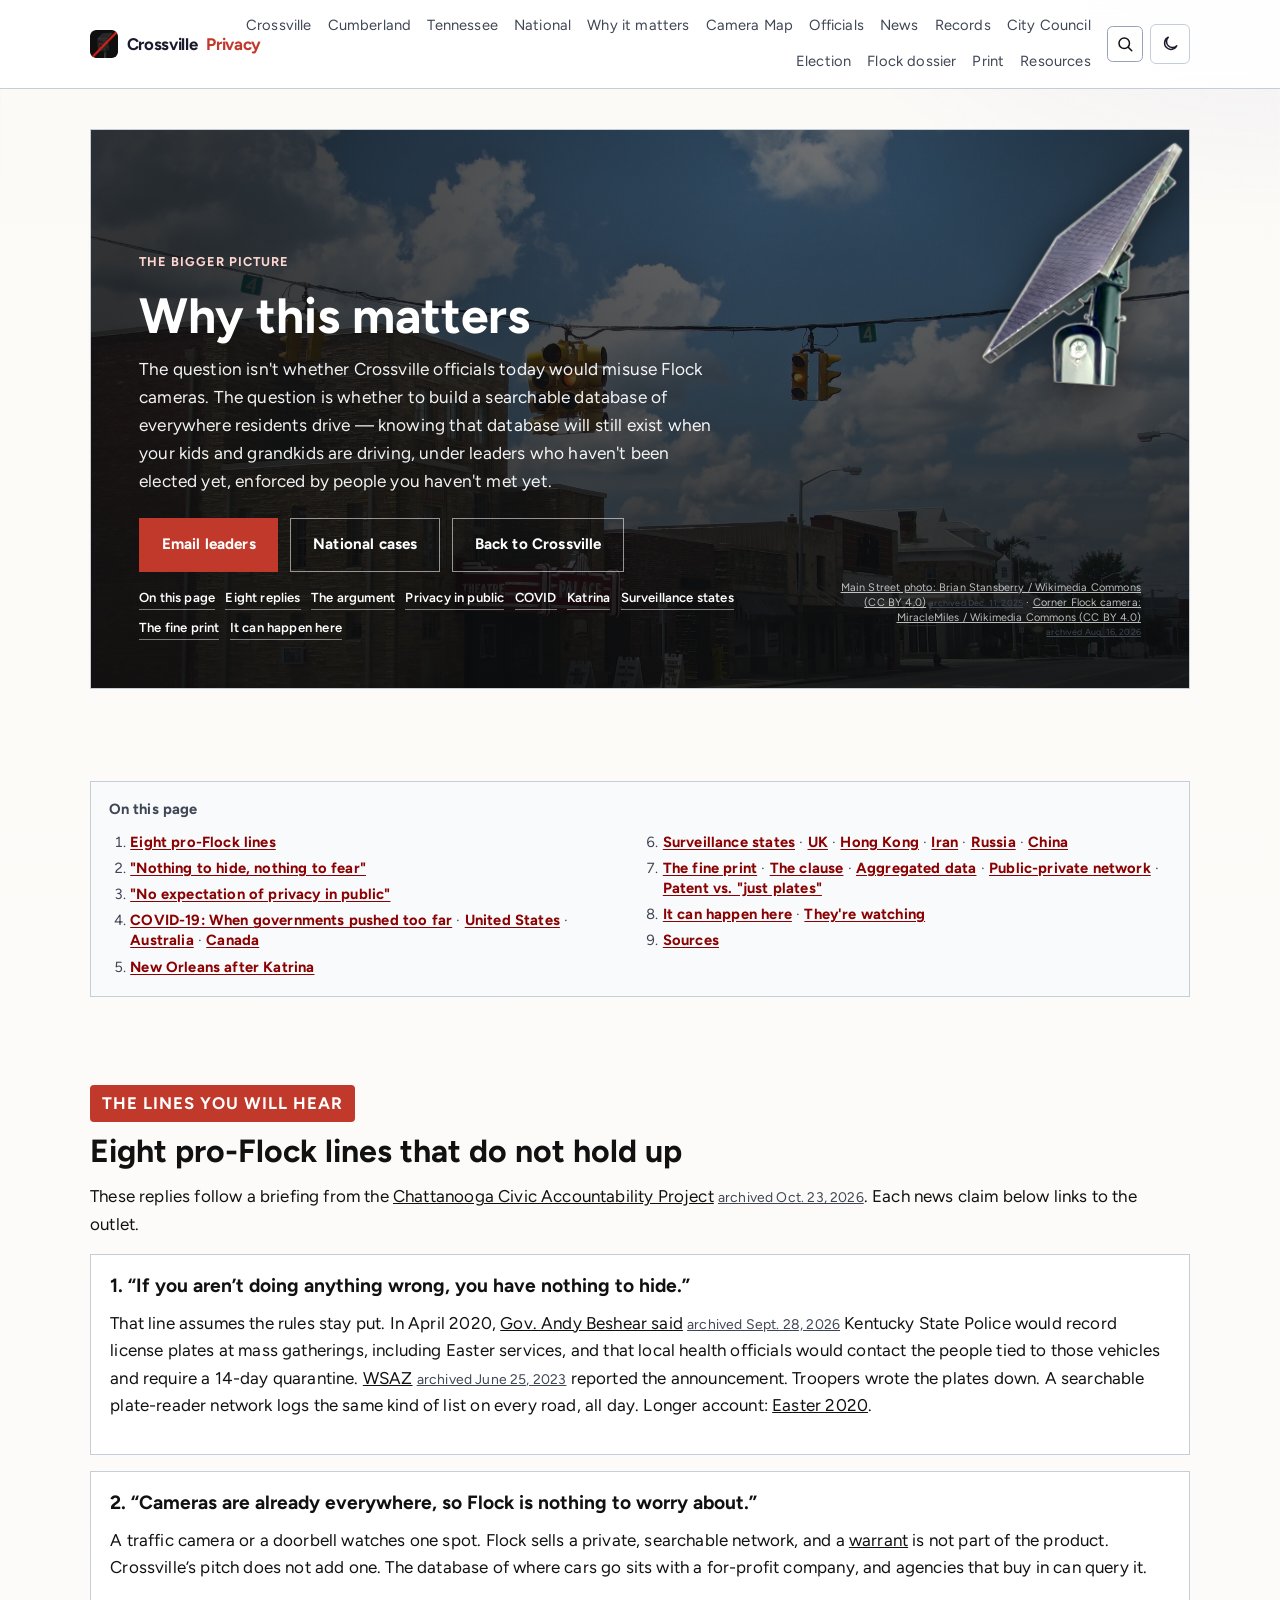
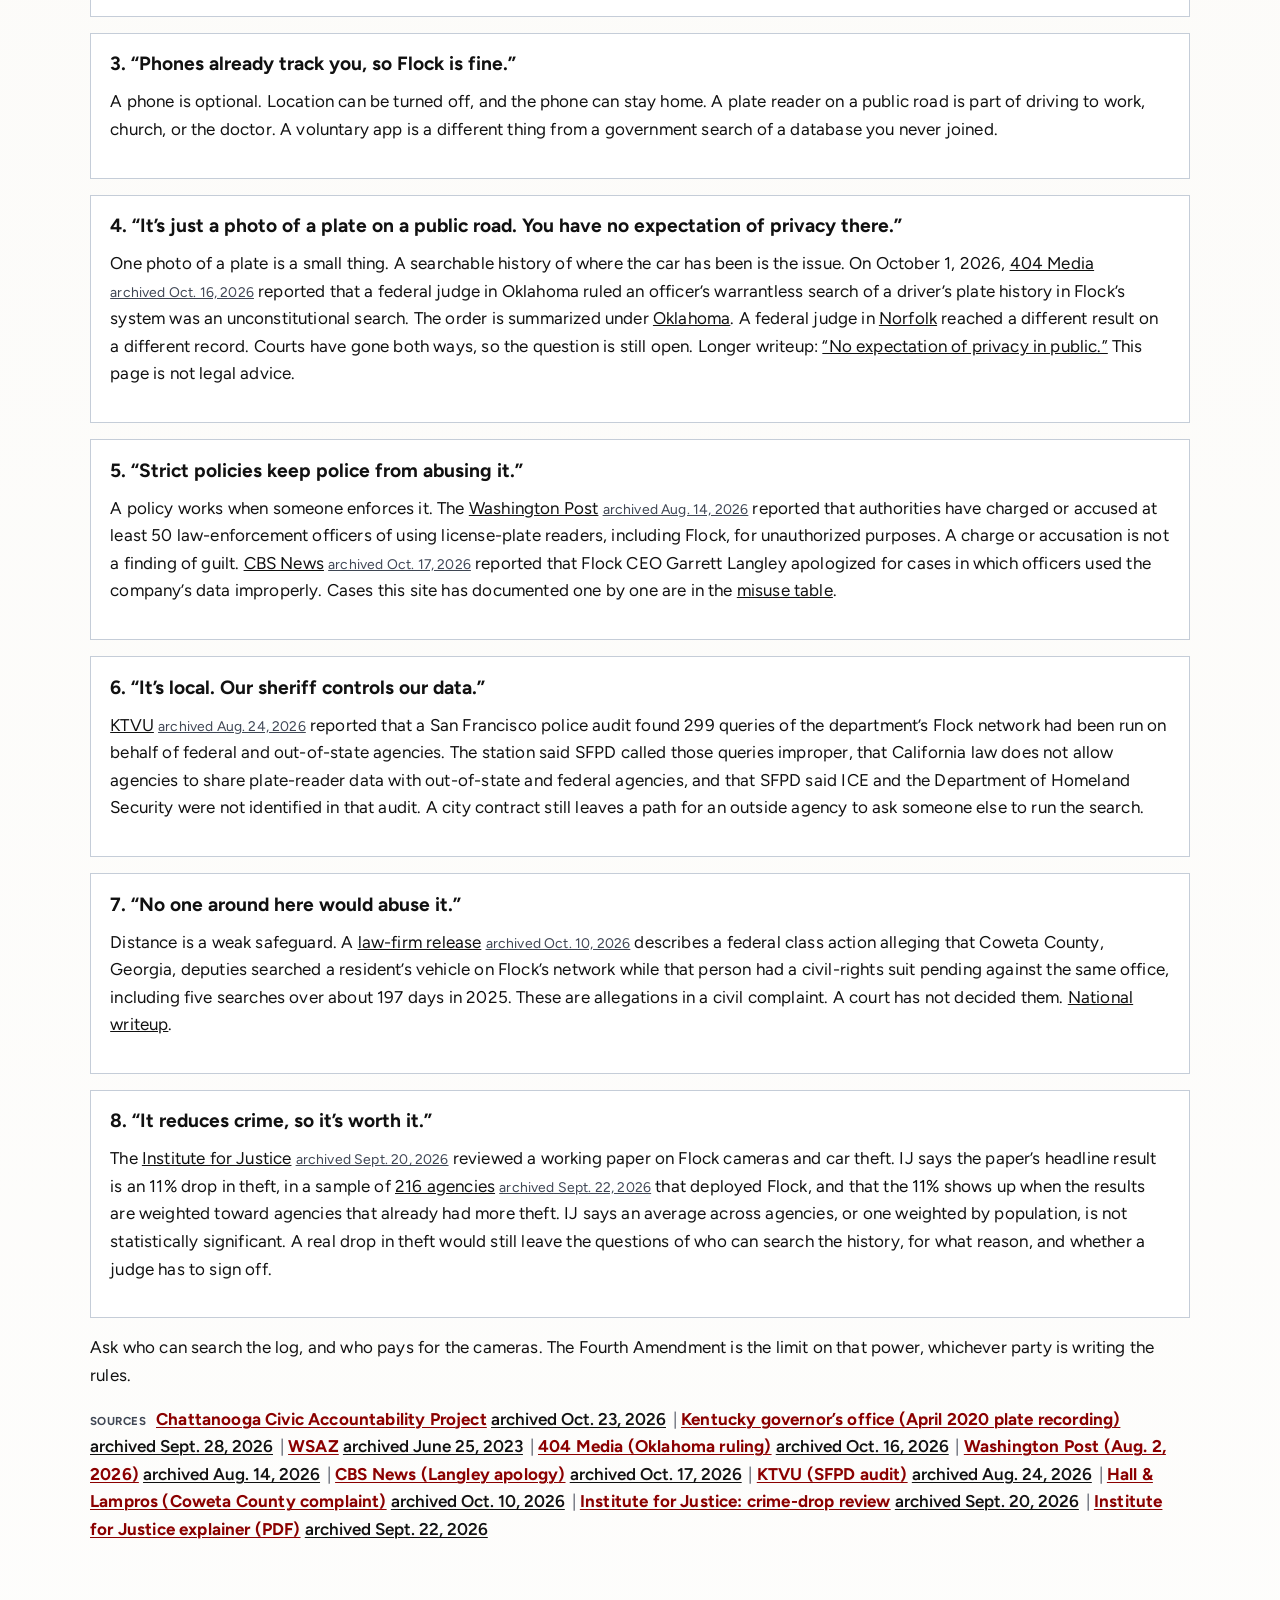
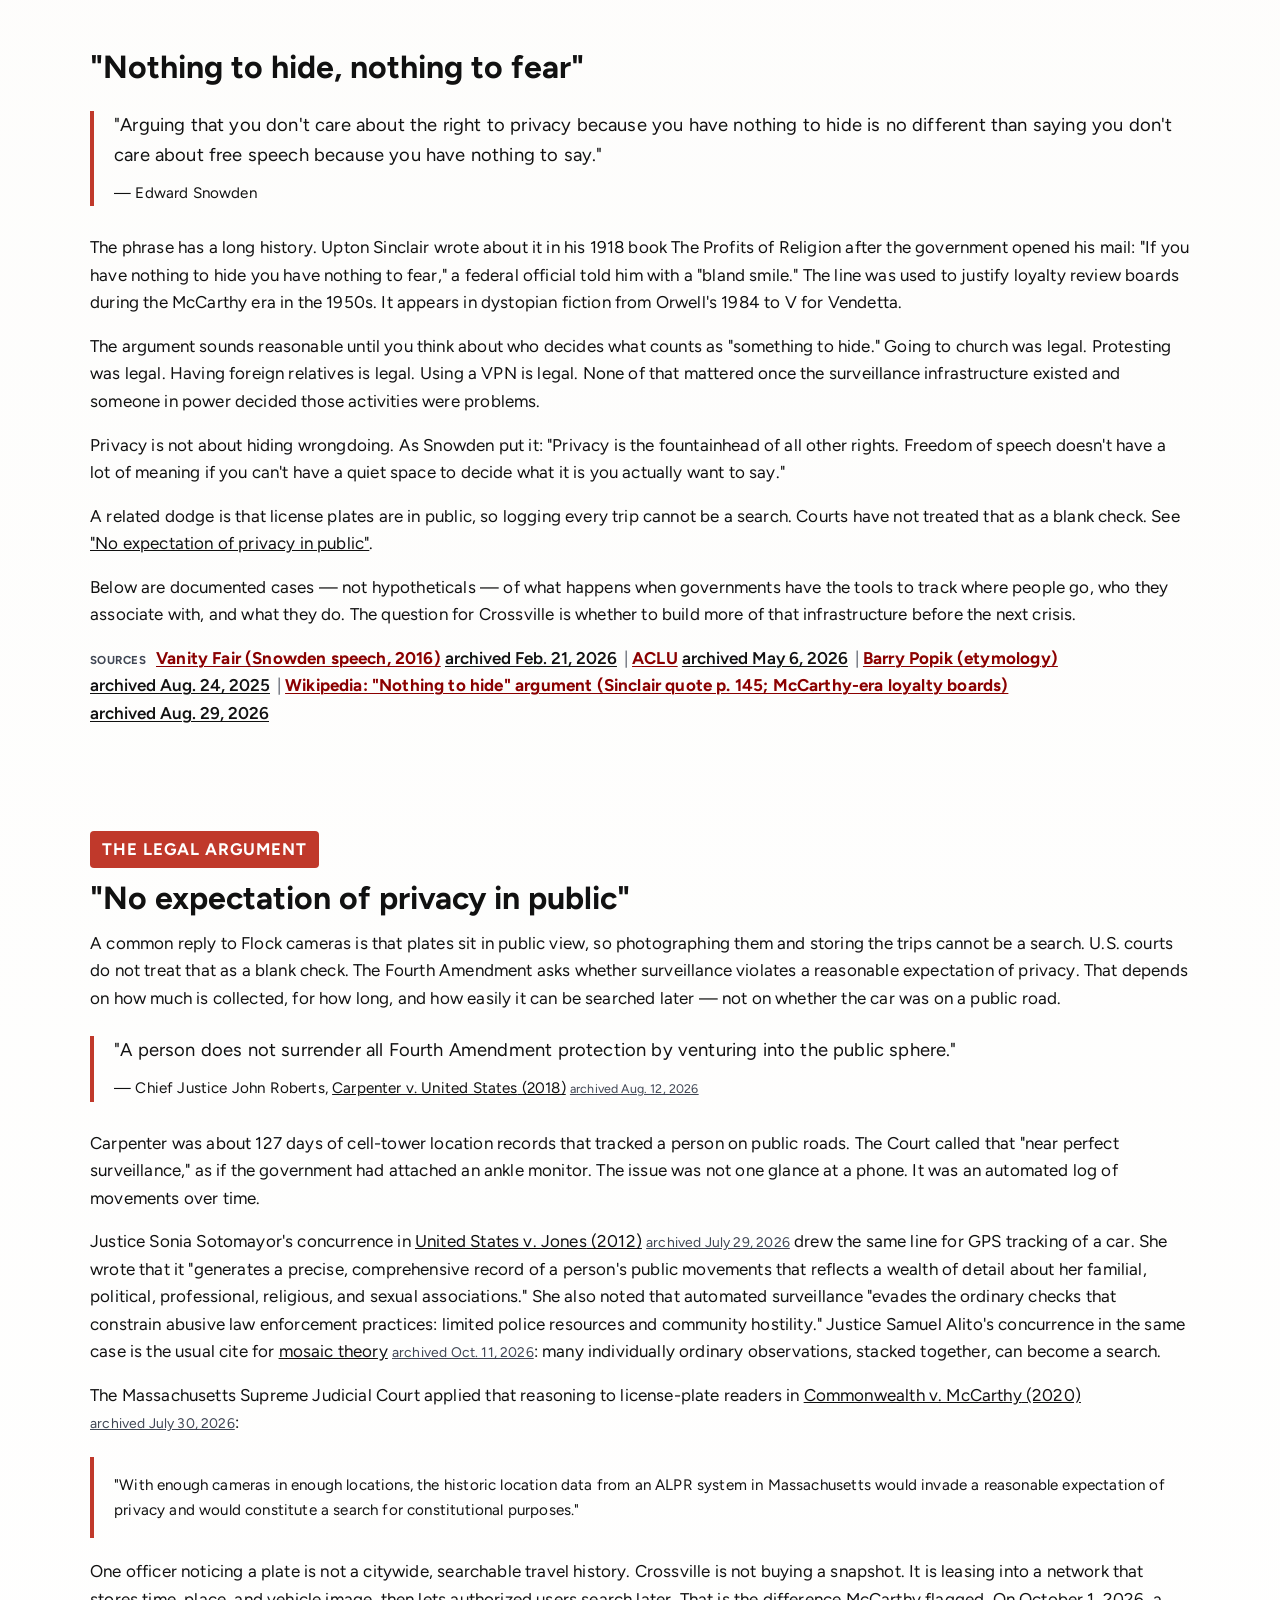
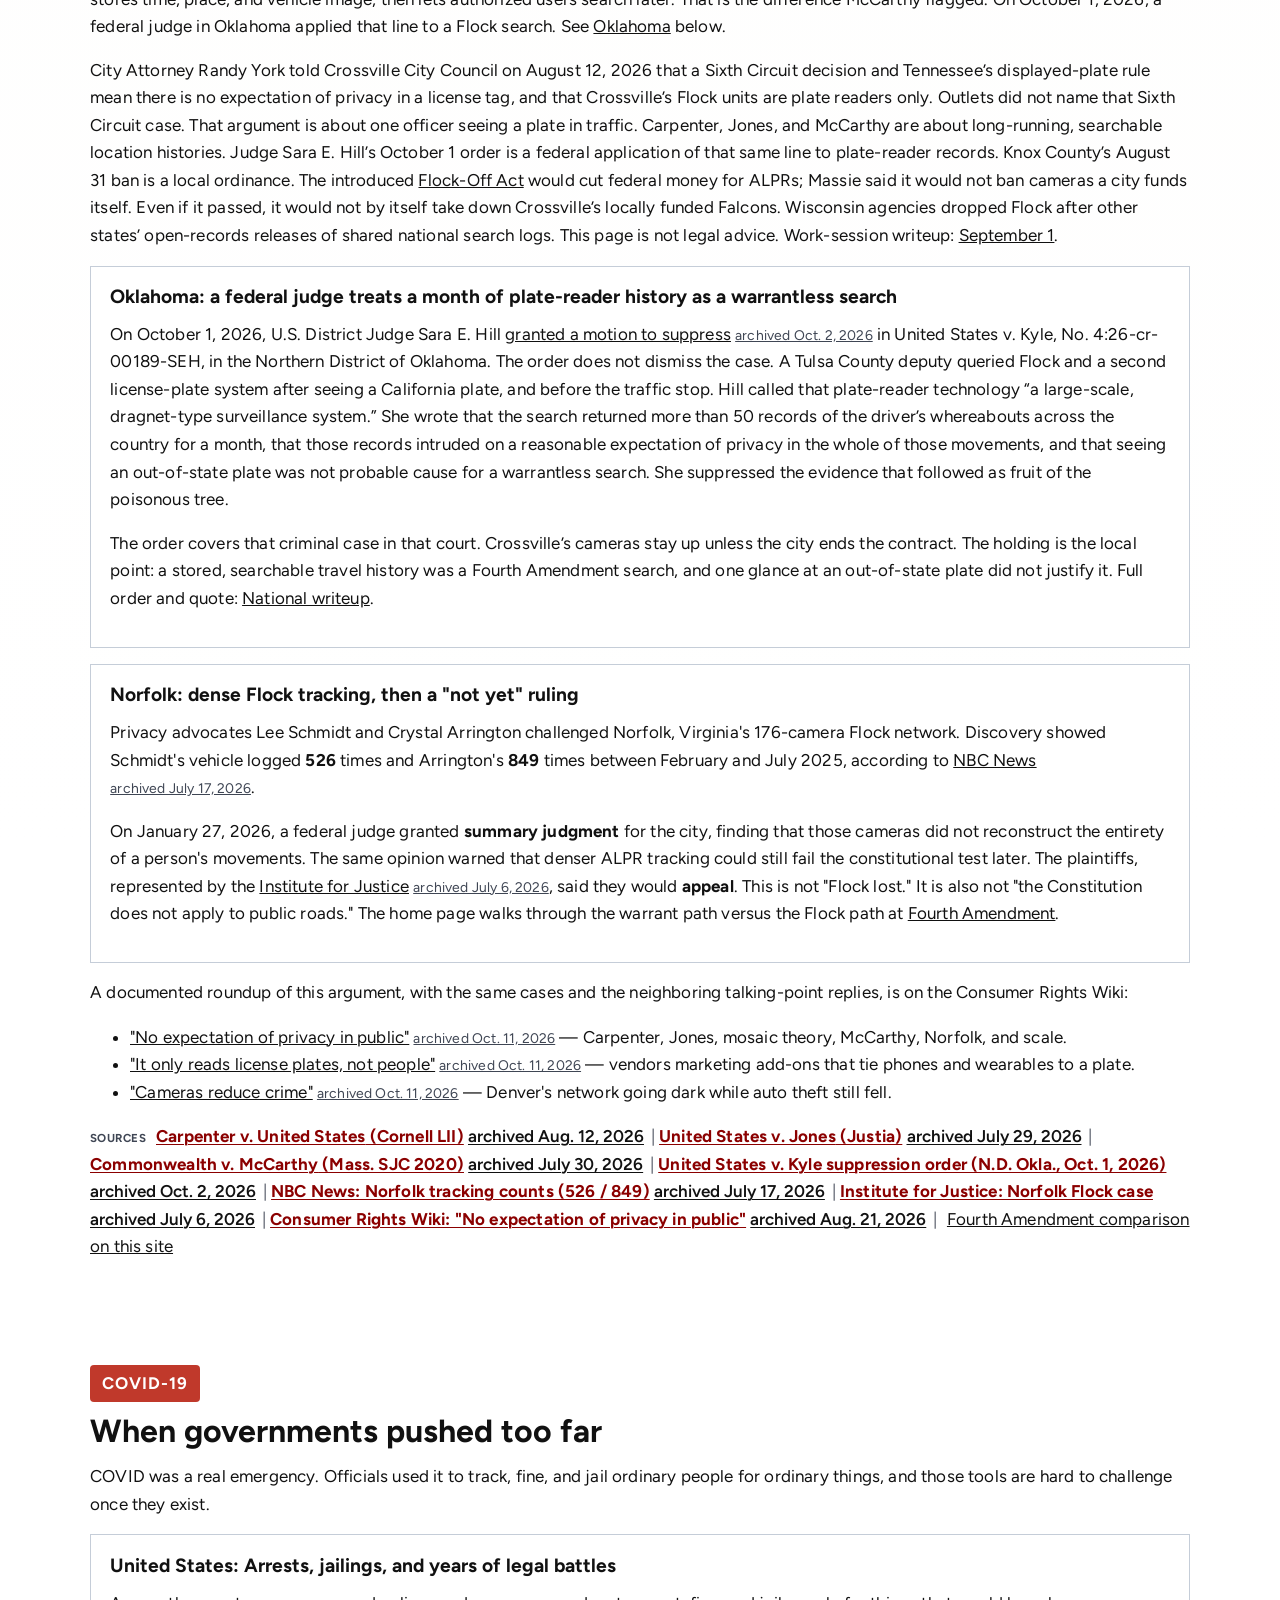
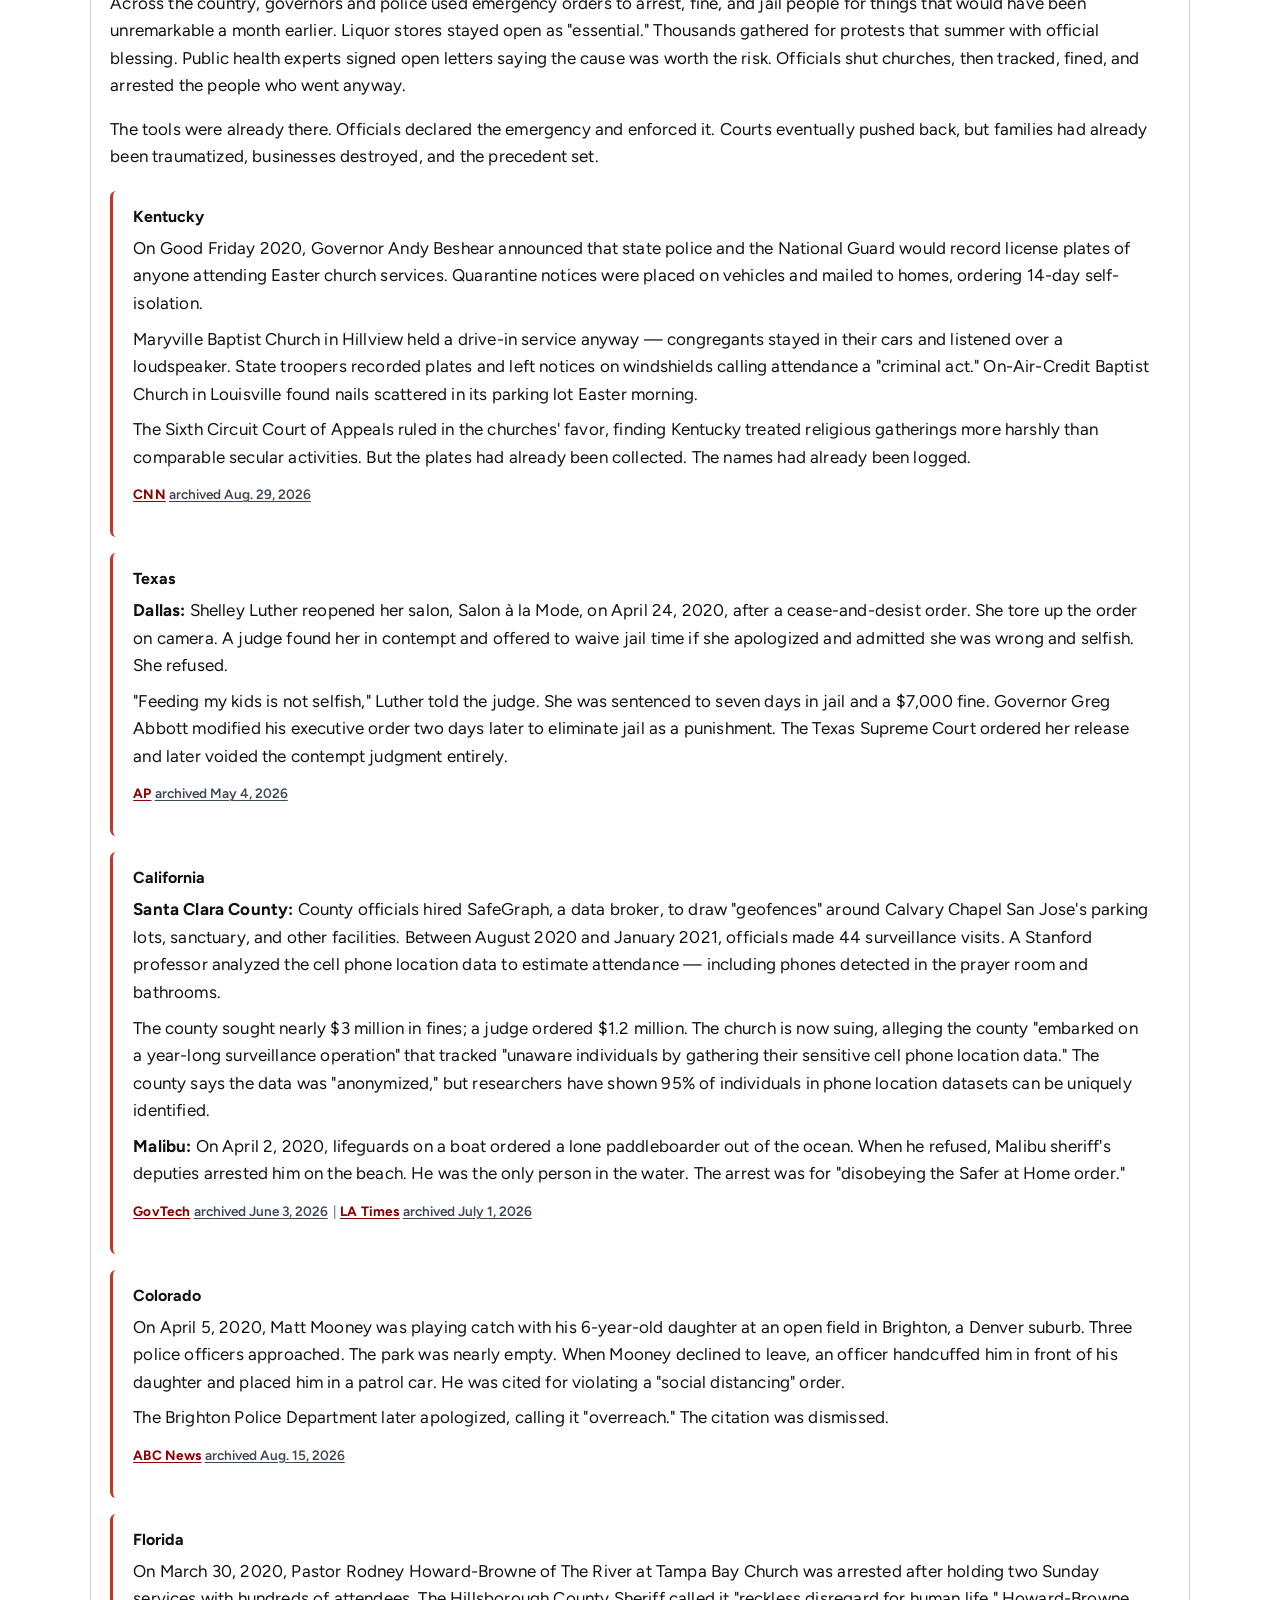
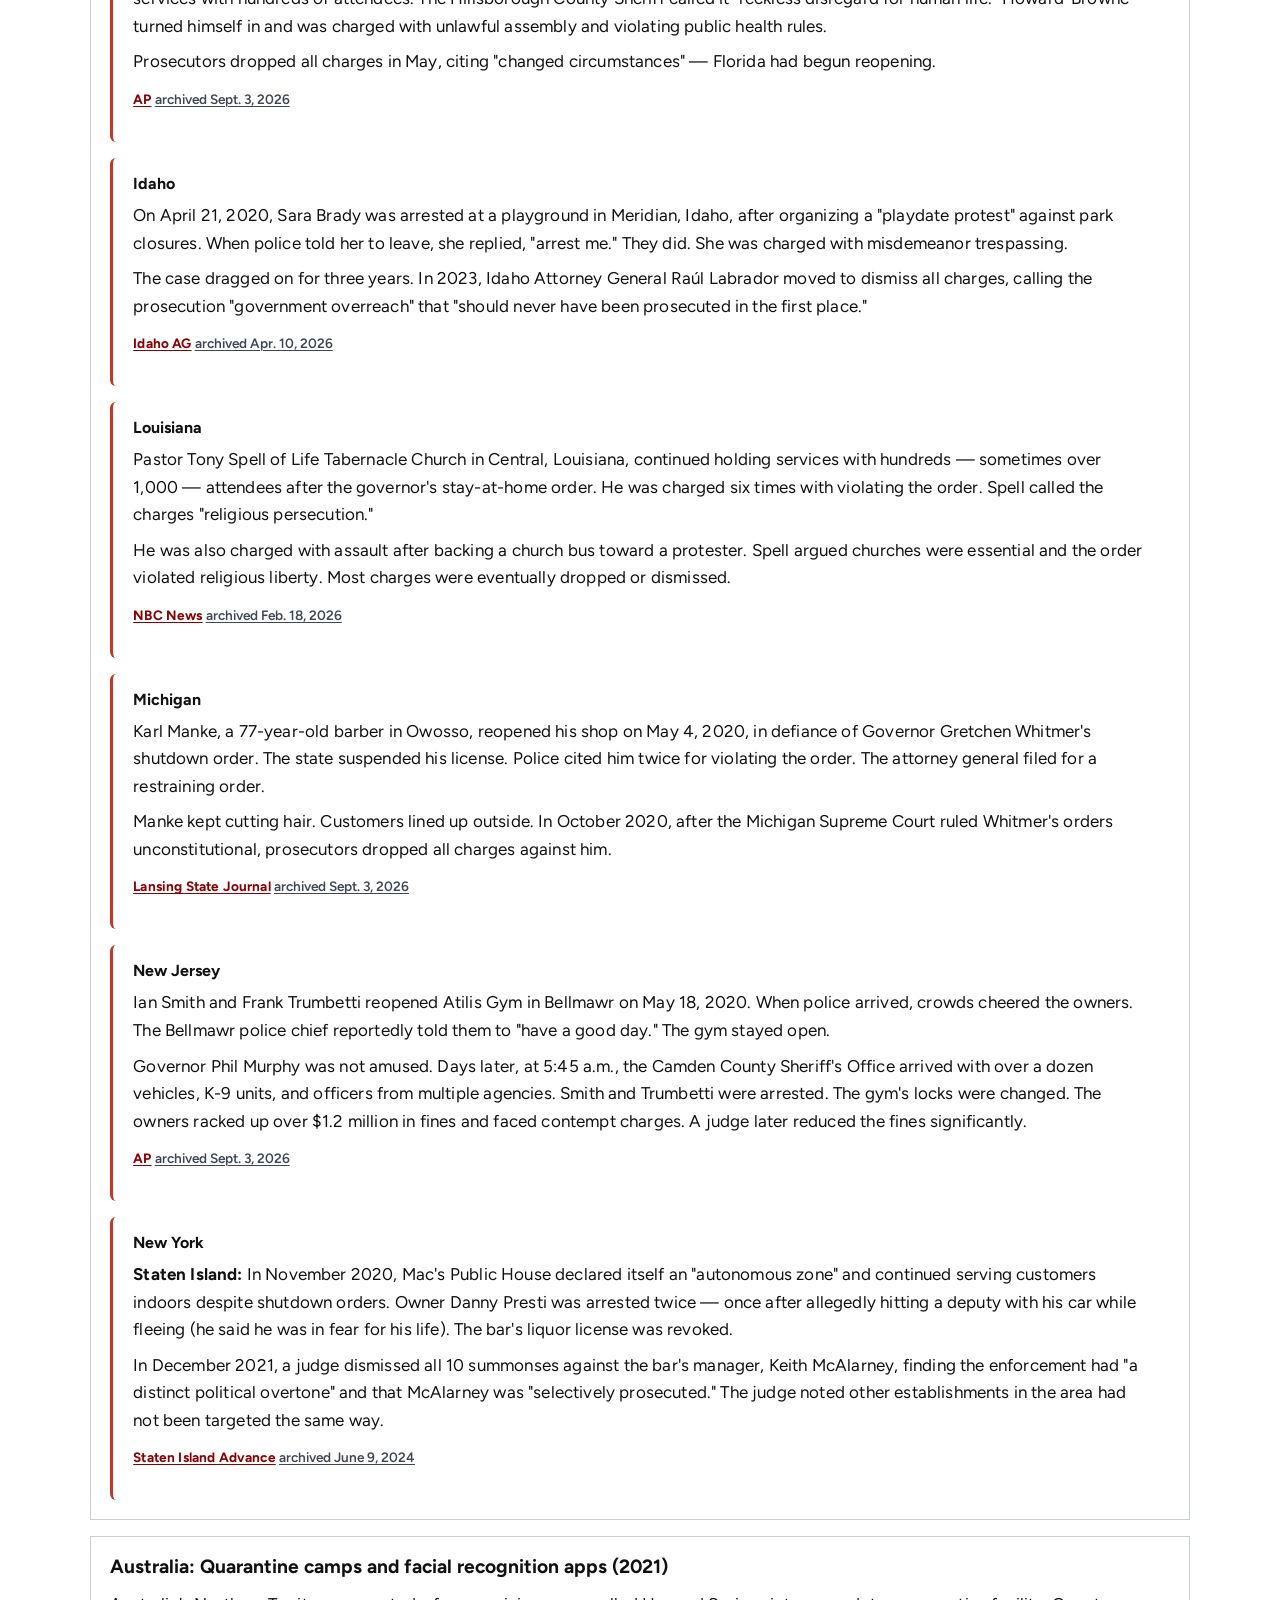
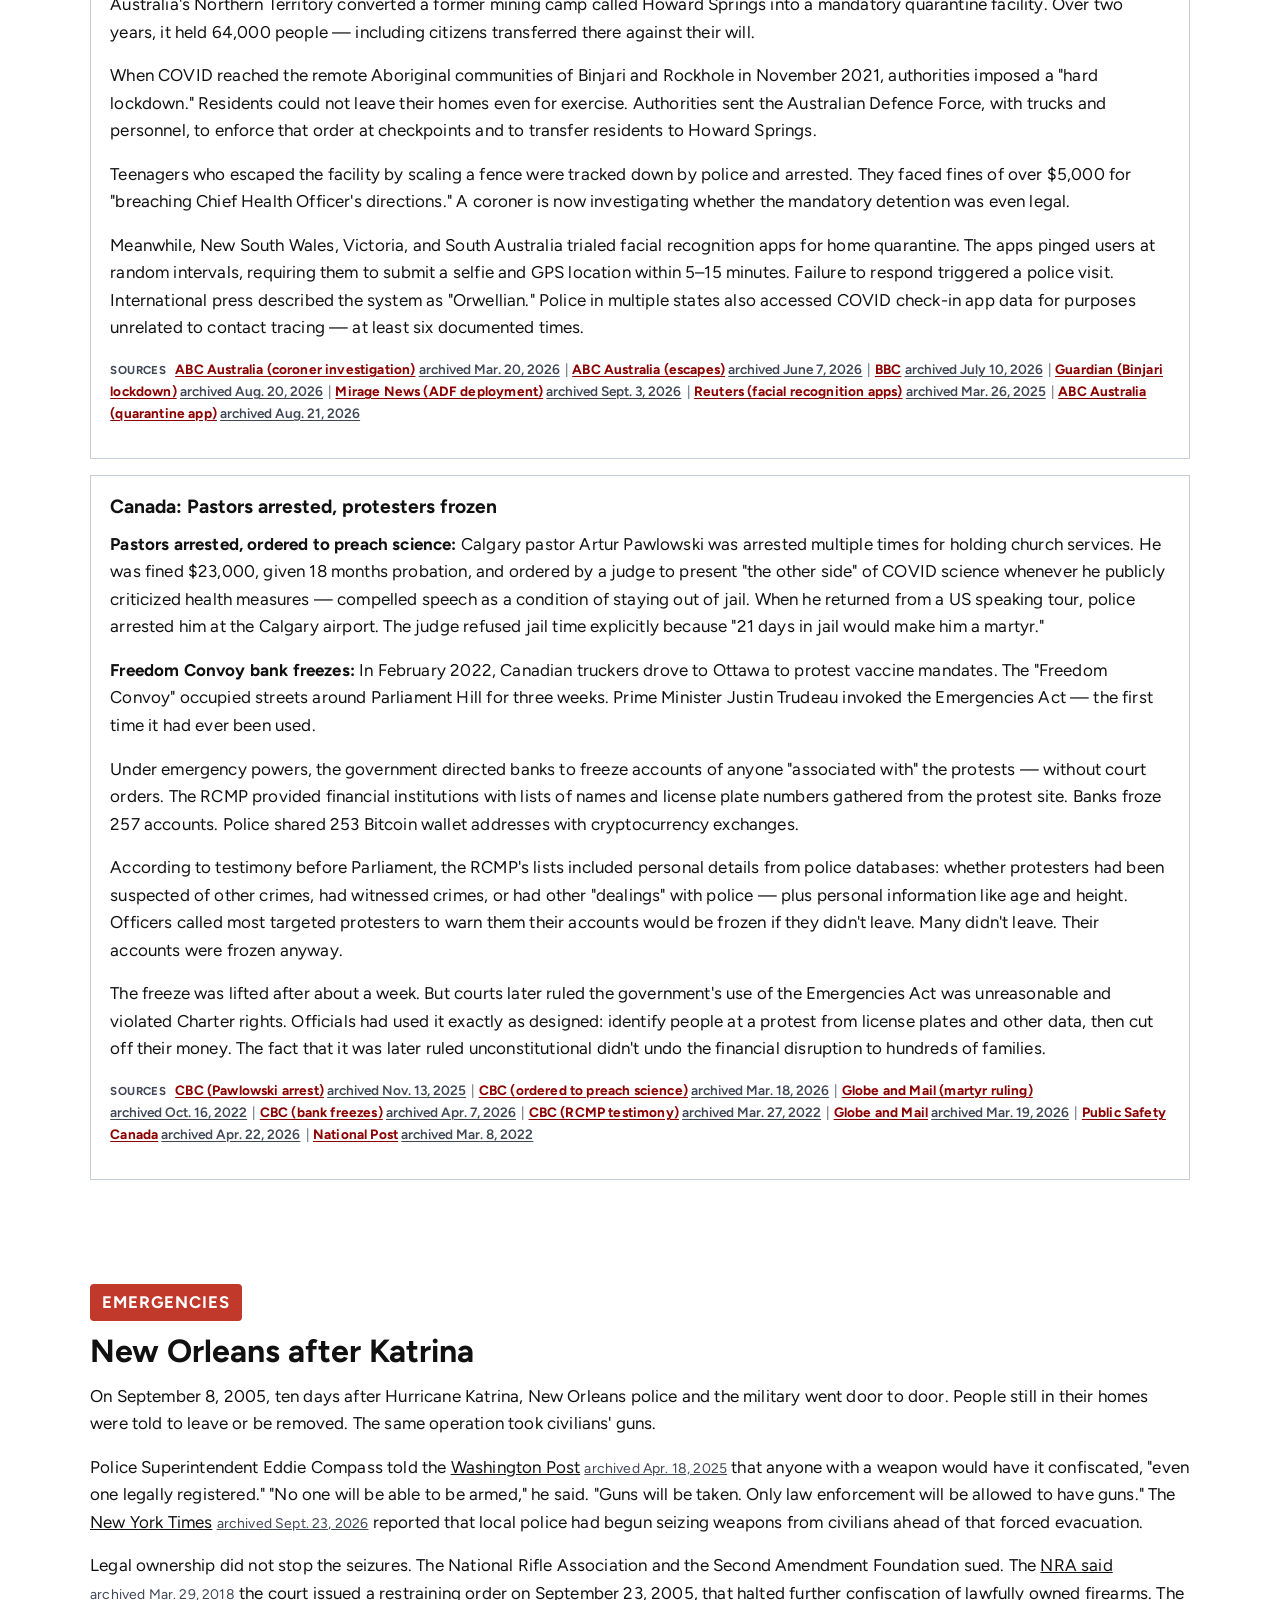
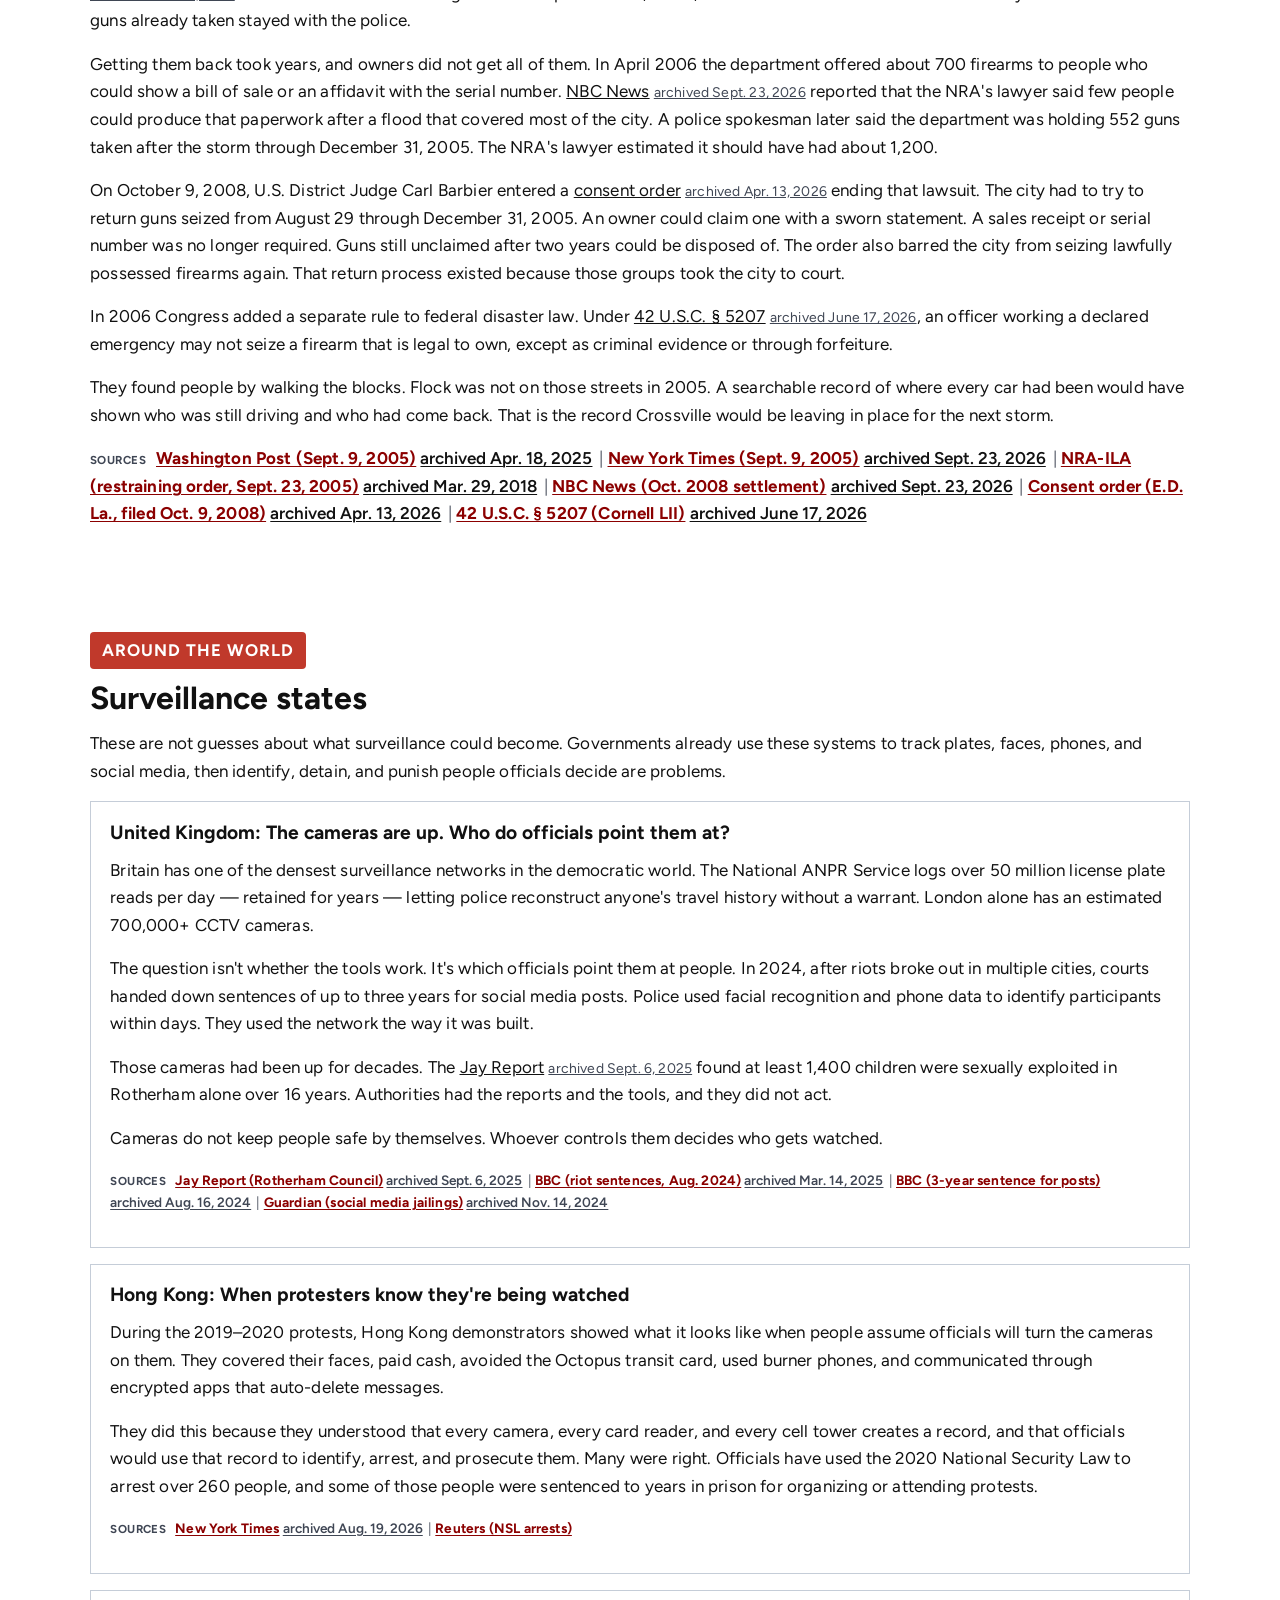
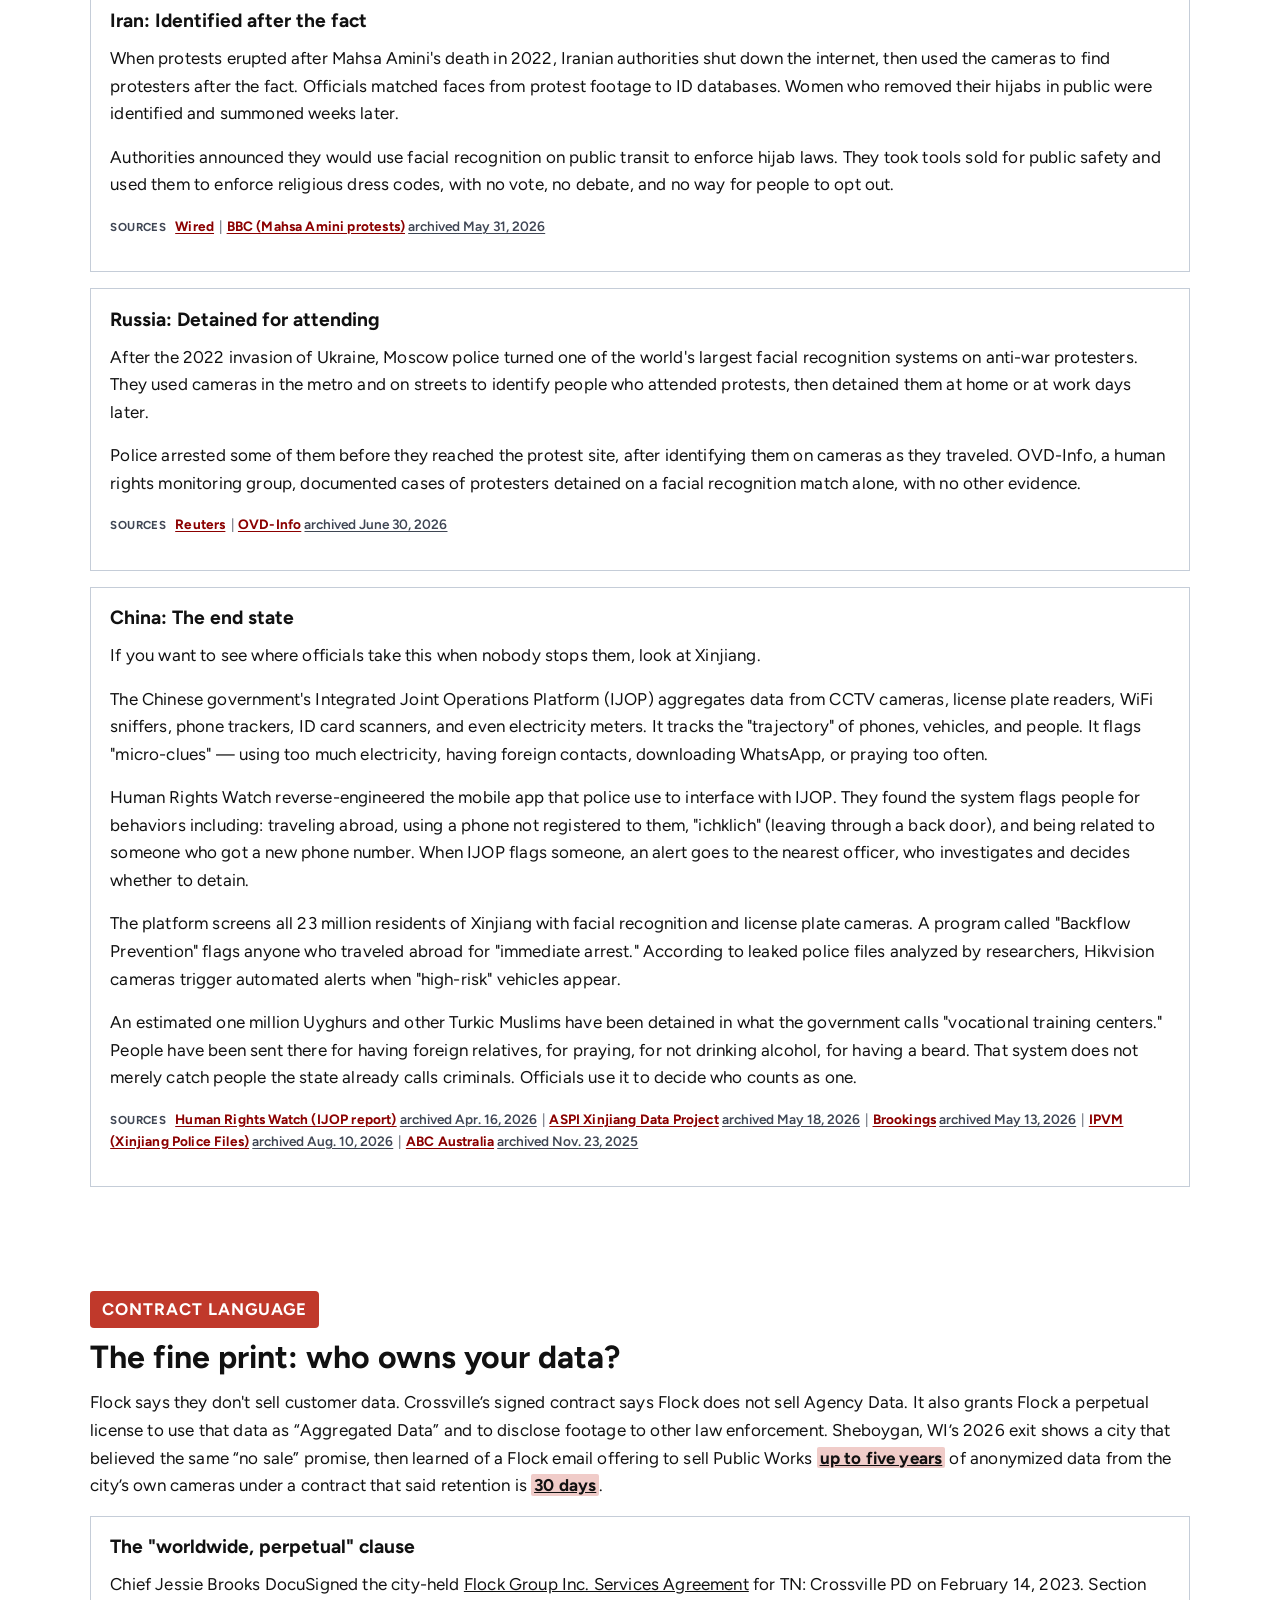
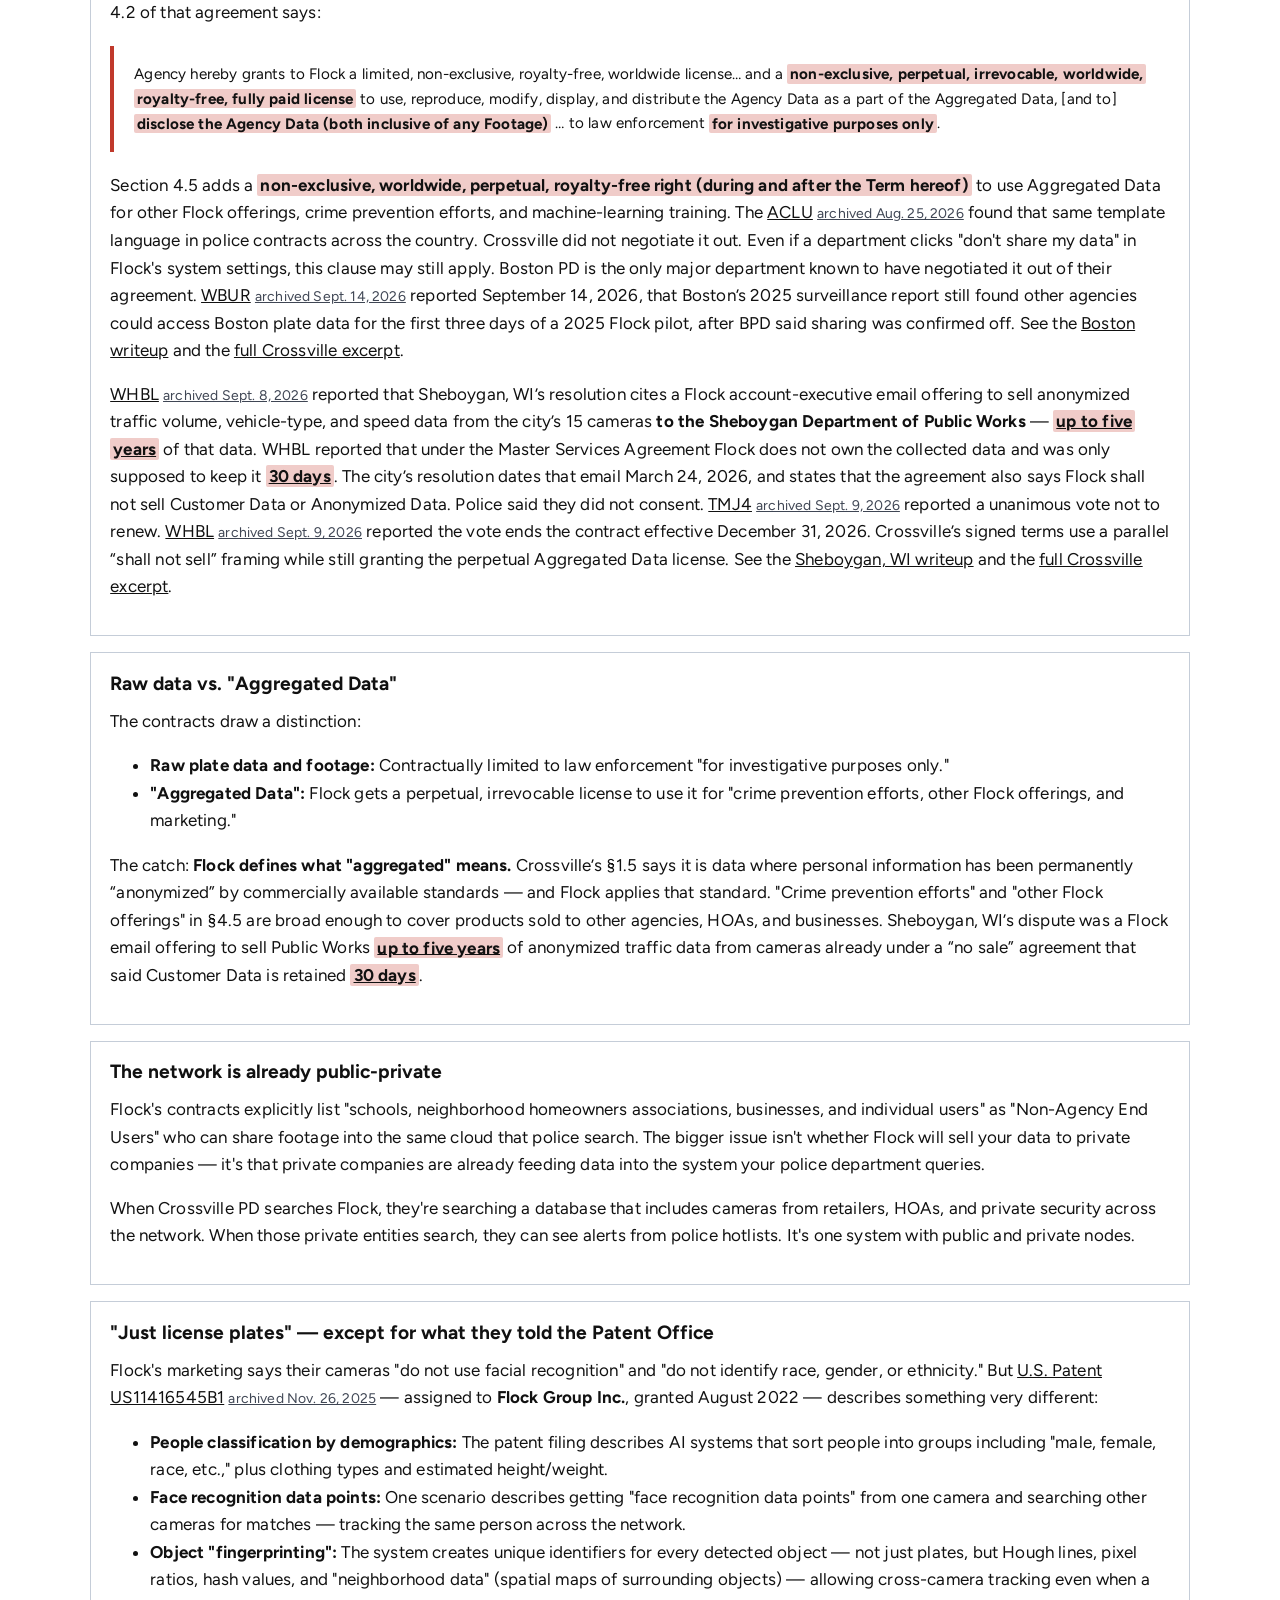
<file: why.html>
<!DOCTYPE html>
<html lang="en">
<head>
  <meta charset="utf-8" />
  <script>
    (function () {
      try {
        var stored = localStorage.getItem("crossville-theme");
        var theme = stored === "light" || stored === "dark"
          ? stored
          : (window.matchMedia("(prefers-color-scheme: dark)").matches ? "dark" : "light");
        document.documentElement.setAttribute("data-theme", theme);
        document.documentElement.style.colorScheme = theme;
      } catch (e) {}
    })();
  </script>
  <meta name="viewport" content="width=device-width, initial-scale=1, viewport-fit=cover" />
  <title>Why this matters · CrossvillePrivacy.org</title>
  <meta name="description" content="If you have nothing to hide, you have nothing to fear — the line officials used while recording churchgoers' plates, the line the CCP uses, the crackdown Trudeau ran on the Freedom Convoy, and what New Orleans police did after Katrina. Here's why it matters for Crossville." />
  <link rel="canonical" href="https://crossvilleprivacy.org/why.html" />
  <link rel="sitemap" type="application/xml" title="Sitemap" href="https://crossvilleprivacy.org/sitemap.xml" />
  <meta property="og:type" content="website" />
  <meta property="og:site_name" content="CrossvillePrivacy.org" />
  <meta property="og:url" content="https://crossvilleprivacy.org/why.html" />
  <meta property="og:title" content="Why this matters · CrossvillePrivacy.org" />
  <meta property="og:description" content="Nothing to hide, nothing to fear? Officials who recorded churchgoers' plates, the CCP, Trudeau's bank freezes, and New Orleans police after Katrina show what happens when that power already exists." />
  <meta property="og:image" content="https://crossvilleprivacy.org/assets/hero-main-street.jpg" />
  <meta property="og:locale" content="en_US" />
  <meta name="twitter:card" content="summary_large_image" />
  <meta name="twitter:title" content="Why this matters · CrossvillePrivacy.org" />
  <meta name="twitter:description" content="Nothing to hide, nothing to fear? Officials who recorded churchgoers' plates, the CCP, Trudeau's bank freezes, and New Orleans police after Katrina show what happens when that power already exists." />
  <meta name="twitter:image" content="https://crossvilleprivacy.org/assets/hero-main-street.jpg" />
  <link rel="stylesheet" href="styles.css?v=20261005-election-banner" />
  <link rel="icon" href="assets/favicon.svg" type="image/svg+xml" />
  <link rel="icon" href="assets/favicon-32.png" type="image/png" sizes="32x32" />
  <link rel="apple-touch-icon" href="assets/apple-touch-icon.png" />
  <meta name="theme-color" content="#c0392b" />
  <meta name="referrer" content="strict-origin-when-cross-origin" />
</head>
<body>
  <header class="site-header">
    <div class="wrap bar">
      <a class="brand" href="index.html"><img class="brand-mark" src="assets/brand-mark.png" width="28" height="28" alt="" />Crossville<span>Privacy</span></a>
      <nav id="site-nav" class="nav" data-site-nav aria-label="Primary">
        <a href="index.html">Crossville</a>
        <a href="cumberland.html">Cumberland</a>
        <a href="tennessee.html">Tennessee</a>
        <a href="national.html">National</a>
        <a href="why.html" aria-current="page">Why it matters</a>
        <a href="index.html#map">Camera Map</a>
        <a href="officials.html">Officials</a>
        <a href="index.html#recent-news">News</a>
        <a href="records.html">Records</a>
        <a href="council.html">City Council</a>
        <a href="election.html">Election</a>
        <a href="flock.html">Flock dossier</a>
        <a href="printables.html">Print</a>
        <a href="resources.html">Resources</a>
      </nav>
      <div class="header-tools">
        <button type="button" class="theme-toggle" data-theme-toggle aria-pressed="false" aria-label="Switch to dark mode" title="Dark mode">
          <svg class="theme-icon theme-icon-sun" width="18" height="18" viewBox="0 0 24 24" fill="none" stroke="currentColor" stroke-width="2" stroke-linecap="round" stroke-linejoin="round" aria-hidden="true"><circle cx="12" cy="12" r="4" /><path d="M12 3v2M12 19v2M4.9 4.9l1.4 1.4M17.7 17.7l1.4 1.4M3 12h2M19 12h2M4.9 19.1l1.4-1.4M17.7 6.3l1.4-1.4" /></svg>
          <svg class="theme-icon theme-icon-moon" width="18" height="18" viewBox="0 0 24 24" fill="none" stroke="currentColor" stroke-width="2" stroke-linecap="round" stroke-linejoin="round" aria-hidden="true"><path d="M21 14.3A8.5 8.5 0 1 1 9.7 3 7 7 0 0 0 21 14.3z" /></svg>
        </button>
        <button type="button" class="nav-toggle" data-nav-toggle aria-controls="site-nav" aria-expanded="false" aria-label="Open menu">
          <span class="nav-toggle-bars" aria-hidden="true"></span>
        </button>
      </div>
    </div>
  </header>


  <main id="top">
    <section class="hero">
      <div class="wrap">
        <div class="hero-panel" data-hero-rotate data-hero-interval="9000">
          <div class="hero-slides" aria-hidden="true">
            <img class="hero-media is-active" src="assets/hero-main-street.jpg" alt="" width="1920" height="1468" fetchpriority="high" decoding="async" data-hero-alt="Downtown Crossville Main Street" data-hero-credit="Main Street photo: Brian Stansberry / Wikimedia Commons (CC BY 4.0)" data-hero-credit-href="https://commons.wikimedia.org/wiki/File:Crossville-Main-Street-tn1.jpg" />
            <img class="hero-media" src="assets/hero-courthouse.jpg" alt="" width="1460" height="1143" loading="lazy" decoding="async" data-hero-alt="Cumberland County Courthouse in Crossville" data-hero-credit="Courthouse photo: Brian Stansberry / Wikimedia Commons (CC BY 3.0)" data-hero-credit-href="https://commons.wikimedia.org/wiki/File:Cumberland-county-tennessee-courthouse1.jpg" />
            <img class="hero-media" src="assets/hero-homesteads-tower.jpg" alt="" width="1920" height="1440" loading="lazy" decoding="async" data-hero-alt="Cumberland Homesteads Museum and Tower near Crossville" data-hero-credit="Homesteads Tower photo: Brian Stansberry / Wikimedia Commons (CC BY 3.0)" data-hero-credit-href="https://commons.wikimedia.org/wiki/File:Cumberland-homesteads-tower-tn1.jpg" />
            <img class="hero-media" src="assets/hero-byrd-creek.jpg" alt="" width="1920" height="1277" loading="lazy" decoding="async" data-hero-alt="Byrd Creek Dam and CCC stone bridge at Cumberland Mountain State Park" data-hero-credit="Byrd Creek Dam &amp; Bridge photo: David Ratledge / Wikimedia Commons (CC BY 4.0)" data-hero-credit-href="https://commons.wikimedia.org/wiki/File:Byrd_Creek_Dam_%26_Bridge_-_Cumberland_Mountain_State_Park,_Tennessee_-_June_24,_2014.jpg" />
          </div>
          <div class="hero-watchers" aria-hidden="true">
            <span class="hero-watcher hero-watcher-right">
              <img src="assets/hero-flock-camera.png?v=1786627456" alt="" width="380" height="566" decoding="async" />
            </span>
          </div>
          <p class="visually-hidden">A decorative Flock Safety camera appears in the top-right of the banner, as if watching Crossville landmarks below.</p>
          <div class="hero-copy">
            <div class="hero-kicker">The bigger picture</div>
            <h1>Why this matters</h1>
            <p class="lede">The question isn't whether Crossville officials today would misuse Flock cameras. The question is whether to build a searchable database of everywhere residents drive — knowing that database will still exist when your kids and grandkids are driving, under leaders who haven't been elected yet, enforced by people you haven't met yet.</p>
            <div class="cta-row">
              <a class="btn btn-primary" href="index.html#action">Email leaders</a>
              <a class="btn btn-ghost" href="national.html">National cases</a>
              <a class="btn btn-ghost" href="index.html">Back to Crossville</a>
            </div>
            <nav class="hero-jumps" aria-label="Jump to sections on this page">
              <a href="#toc">On this page</a>
              <a href="#talking-points">Eight replies</a>
              <a href="#nothing-to-hide">The argument</a>
              <a href="#public-privacy">Privacy in public</a>
              <a href="#covid">COVID</a>
              <a href="#katrina">Katrina</a>
              <a href="#surveillance-states">Surveillance states</a>
              <a href="#fine-print">The fine print</a>
              <a href="#here">It can happen here</a>
            </nav>
          </div>
          <p class="hero-photo-credit" aria-label="Image credits">
            <a href="https://commons.wikimedia.org/wiki/File:Crossville-Main-Street-tn1.jpg" target="_blank" rel="noopener" data-hero-credit-link>Main Street photo: Brian Stansberry / Wikimedia Commons (CC BY 4.0)</a> <a class="source-archive" href="https://web.archive.org/web/20251211214113/https://commons.wikimedia.org/wiki/File:Crossville-Main-Street-tn1.jpg" target="_blank" rel="noopener" title="Wayback Machine snapshot"><time datetime="2025-12-11T21:41:13Z">archived Dec. 11, 2025</time></a>
            <span class="hero-credit-sep" aria-hidden="true"> · </span>
            <a href="https://commons.wikimedia.org/wiki/File:Flock_ALPR_with_Solar_Panel,_Closeup_Facing_Right,_Eatontown_NJ_(July_2026).jpg" target="_blank" rel="noopener">Corner Flock camera: MiracleMiles / Wikimedia Commons (CC BY 4.0)</a> <a class="source-archive" href="https://web.archive.org/web/20260816170843/https://commons.wikimedia.org/wiki/File:Flock_ALPR_with_Solar_Panel,_Closeup_Facing_Right,_Eatontown_NJ_(July_2026).jpg" target="_blank" rel="noopener" title="Wayback Machine snapshot"><time datetime="2026-08-16T17:08:43Z">archived Aug. 16, 2026</time></a>
          </p>
        </div>
      </div>
    </section>

    <section id="on-this-page" aria-label="On this page">
      <div class="wrap">
        <nav id="toc" class="toc" aria-label="On this page">
          <strong>On this page</strong>
          <ol class="toc-list">
            <li><a href="#talking-points">Eight pro-Flock lines</a></li>
            <li><a href="#nothing-to-hide">"Nothing to hide, nothing to fear"</a></li>
            <li><a href="#public-privacy">"No expectation of privacy in public"</a></li>
            <li><a href="#covid">COVID-19: When governments pushed too far</a> ·
              <a href="#united-states">United States</a> ·
              <a href="#australia">Australia</a> ·
              <a href="#canada">Canada</a>
            </li>
            <li><a href="#katrina">New Orleans after Katrina</a></li>
            <li><a href="#surveillance-states">Surveillance states</a> ·
              <a href="#uk">UK</a> ·
              <a href="#hong-kong">Hong Kong</a> ·
              <a href="#iran">Iran</a> ·
              <a href="#russia">Russia</a> ·
              <a href="#china">China</a>
            </li>
            <li><a href="#fine-print">The fine print</a> ·
              <a href="#contract-clause">The clause</a> ·
              <a href="#aggregated-data">Aggregated data</a> ·
              <a href="#public-private-network">Public-private network</a> ·
              <a href="#patent-not-plates">Patent vs. "just plates"</a>
            </li>
            <li><a href="#here">It can happen here</a> ·
              <a href="#deflock-monitoring">They're watching</a>
            </li>
            <li><a href="#sources">Sources</a></li>
          </ol>
        </nav>
      </div>
    </section>

    <section aria-labelledby="talking-points">
      <div class="wrap">
        <span class="section-label">The lines you will hear</span>
        <h2 id="talking-points"><a href="#talking-points" class="heading-anchor">Eight pro-Flock lines that do not hold up</a></h2>
        <p>These replies follow a briefing from the <a href="https://chattaccountability.org/" target="_blank" rel="noopener">Chattanooga Civic Accountability Project</a> <a class="source-archive" href="https://web.archive.org/web/20261023122800/https://chattaccountability.org/" target="_blank" rel="noopener" title="Wayback Machine snapshot"><time datetime="2026-10-23T12:28:00Z">archived Oct. 23, 2026</time></a>. Each news claim below links to the outlet.</p>

        <article class="case" id="tp-nothing-to-hide">
          <h3><a href="#tp-nothing-to-hide" class="heading-anchor">1. “If you aren’t doing anything wrong, you have nothing to hide.”</a></h3>
          <p>That line assumes the rules stay put. In April 2020, <a href="https://kentucky.gov/Pages/Activity-stream.aspx?n=GovernorBeshear&amp;prId=122" target="_blank" rel="noopener">Gov. Andy Beshear said</a> <a class="source-archive" href="https://web.archive.org/web/20260928080353/https://www.kentucky.gov/Pages/Activity-stream.aspx?n=GovernorBeshear&amp;prId=122" target="_blank" rel="noopener" title="Wayback Machine snapshot"><time datetime="2026-09-28T08:03:53Z">archived Sept. 28, 2026</time></a> Kentucky State Police would record license plates at mass gatherings, including Easter services, and that local health officials would contact the people tied to those vehicles and require a 14-day quarantine. <a href="https://www.wsaz.com/content/news/Beshear-says-license-plates-of-cars-at-mass-gatherings-will-be-recorded-569557111.html" target="_blank" rel="noopener">WSAZ</a> <a class="source-archive" href="https://web.archive.org/web/20230625232320/https://www.wsaz.com/content/news/Beshear-says-license-plates-of-cars-at-mass-gatherings-will-be-recorded-569557111.html" target="_blank" rel="noopener" title="Wayback Machine snapshot"><time datetime="2023-06-25T23:23:20Z">archived June 25, 2023</time></a> reported the announcement. Troopers wrote the plates down. A searchable plate-reader network logs the same kind of list on every road, all day. Longer account: <a href="#kentucky-covid">Easter 2020</a>.</p>
        </article>

        <article class="case" id="tp-cameras-everywhere">
          <h3><a href="#tp-cameras-everywhere" class="heading-anchor">2. “Cameras are already everywhere, so Flock is nothing to worry about.”</a></h3>
          <p>A traffic camera or a doorbell watches one spot. Flock sells a private, searchable network, and a <a href="index.html#faq">warrant</a> is not part of the product. Crossville’s pitch does not add one. The database of where cars go sits with a for-profit company, and agencies that buy in can query it.</p>
        </article>

        <article class="case" id="tp-phones">
          <h3><a href="#tp-phones" class="heading-anchor">3. “Phones already track you, so Flock is fine.”</a></h3>
          <p>A phone is optional. Location can be turned off, and the phone can stay home. A plate reader on a public road is part of driving to work, church, or the doctor. A voluntary app is a different thing from a government search of a database you never joined.</p>
        </article>

        <article class="case" id="tp-public-road">
          <h3><a href="#tp-public-road" class="heading-anchor">4. “It’s just a photo of a plate on a public road. You have no expectation of privacy there.”</a></h3>
          <p>One photo of a plate is a small thing. A searchable history of where the car has been is the issue. On October 1, 2026, <a href="https://www.404media.co/federal-judge-rules-a-flock-search-was-indiscriminate-mass-surveillance-and-unconstitutional" target="_blank" rel="noopener">404 Media</a> <a class="source-archive" href="https://web.archive.org/web/20261016052030/https://www.404media.co/federal-judge-rules-a-flock-search-was-indiscriminate-mass-surveillance-and-unconstitutional/" target="_blank" rel="noopener" title="Wayback Machine snapshot"><time datetime="2026-10-16T05:20:30Z">archived Oct. 16, 2026</time></a> reported that a federal judge in Oklahoma ruled an officer’s warrantless search of a driver’s plate history in Flock’s system was an unconstitutional search. The order is summarized under <a href="#kyle-alpr">Oklahoma</a>. A federal judge in <a href="#norfolk-alpr">Norfolk</a> reached a different result on a different record. Courts have gone both ways, so the question is still open. Longer writeup: <a href="#public-privacy">“No expectation of privacy in public.”</a> This page is not legal advice.</p>
        </article>

        <article class="case" id="tp-policies">
          <h3><a href="#tp-policies" class="heading-anchor">5. “Strict policies keep police from abusing it.”</a></h3>
          <p>A policy works when someone enforces it. The <a href="https://www.washingtonpost.com/technology/2026/08/02/how-police-officers-used-vast-network-cameras-spy-their-exes/" target="_blank" rel="noopener">Washington Post</a> <a class="source-archive" href="https://web.archive.org/web/20260814160716/https://www.washingtonpost.com/technology/2026/08/02/how-police-officers-used-vast-network-cameras-spy-their-exes/" target="_blank" rel="noopener" title="Wayback Machine snapshot"><time datetime="2026-08-14T16:07:16Z">archived Aug. 14, 2026</time></a> reported that authorities have charged or accused at least 50 law-enforcement officers of using license-plate readers, including Flock, for unauthorized purposes. A charge or accusation is not a finding of guilt. <a href="https://www.cbsnews.com/news/flock-ceo-apologizes-surveillance-technology-abused-company-changes/" target="_blank" rel="noopener">CBS News</a> <a class="source-archive" href="https://web.archive.org/web/20261017140514/https://www.cbsnews.com/news/flock-ceo-apologizes-surveillance-technology-abused-company-changes/" target="_blank" rel="noopener" title="Wayback Machine snapshot"><time datetime="2026-10-17T14:05:14Z">archived Oct. 17, 2026</time></a> reported that Flock CEO Garrett Langley apologized for cases in which officers used the company’s data improperly. Cases this site has documented one by one are in the <a href="national.html#misuse-lookup">misuse table</a>.</p>
        </article>

        <article class="case" id="tp-local-control">
          <h3><a href="#tp-local-control" class="heading-anchor">6. “It’s local. Our sheriff controls our data.”</a></h3>
          <p><a href="https://www.ktvu.com/news/sfpd-audit-shows-flock-cameras-accessed-behalf-federal-out-of-state-agencies" target="_blank" rel="noopener">KTVU</a> <a class="source-archive" href="https://web.archive.org/web/20260824075310/https://www.ktvu.com/news/sfpd-audit-shows-flock-cameras-accessed-behalf-federal-out-of-state-agencies" target="_blank" rel="noopener" title="Wayback Machine snapshot"><time datetime="2026-08-24T07:53:10Z">archived Aug. 24, 2026</time></a> reported that a San Francisco police audit found 299 queries of the department’s Flock network had been run on behalf of federal and out-of-state agencies. The station said SFPD called those queries improper, that California law does not allow agencies to share plate-reader data with out-of-state and federal agencies, and that SFPD said ICE and the Department of Homeland Security were not identified in that audit. A city contract still leaves a path for an outside agency to ask someone else to run the search.</p>
        </article>

        <article class="case" id="tp-not-here">
          <h3><a href="#tp-not-here" class="heading-anchor">7. “No one around here would abuse it.”</a></h3>
          <p>Distance is a weak safeguard. A <a href="https://www.hallandlampros.com/blog/class-action-lawsuit-against-flock-safety-and-coweta-county/" target="_blank" rel="noopener">law-firm release</a> <a class="source-archive" href="https://web.archive.org/web/20261010112448/https://www.hallandlampros.com/blog/class-action-lawsuit-against-flock-safety-and-coweta-county/" target="_blank" rel="noopener" title="Wayback Machine snapshot"><time datetime="2026-10-10T11:24:48Z">archived Oct. 10, 2026</time></a> describes a federal class action alleging that Coweta County, Georgia, deputies searched a resident’s vehicle on Flock’s network while that person had a civil-rights suit pending against the same office, including five searches over about 197 days in 2025. These are allegations in a civil complaint. A court has not decided them. <a href="national.html#coweta-retaliation-suit">National writeup</a>.</p>
        </article>

        <article class="case" id="tp-crime">
          <h3><a href="#tp-crime" class="heading-anchor">8. “It reduces crime, so it’s worth it.”</a></h3>
          <p>The <a href="https://ij.org/do-flock-cameras-actually-reduce-crime-the-jury-is-still-out/" target="_blank" rel="noopener">Institute for Justice</a> <a class="source-archive" href="https://web.archive.org/web/20260920120047/https://ij.org/do-flock-cameras-actually-reduce-crime-the-jury-is-still-out/" target="_blank" rel="noopener" title="Wayback Machine snapshot"><time datetime="2026-09-20T12:00:47Z">archived Sept. 20, 2026</time></a> reviewed a working paper on Flock cameras and car theft. IJ says the paper’s headline result is an 11% drop in theft, in a sample of <a href="https://ij.org/wp-content/uploads/2026/09/ALPR-and-crime-study-external-explainer-V7.pdf" target="_blank" rel="noopener">216 agencies</a> <a class="source-archive" href="https://web.archive.org/web/20260922120307/https://ij.org/wp-content/uploads/2026/09/ALPR-and-crime-study-external-explainer-V7.pdf" target="_blank" rel="noopener" title="Wayback Machine snapshot"><time datetime="2026-09-22T12:03:07Z">archived Sept. 22, 2026</time></a> that deployed Flock, and that the 11% shows up when the results are weighted toward agencies that already had more theft. IJ says an average across agencies, or one weighted by population, is not statistically significant. A real drop in theft would still leave the questions of who can search the history, for what reason, and whether a judge has to sign off.</p>
        </article>

        <p>Ask who can search the log, and who pays for the cameras. The Fourth Amendment is the limit on that power, whichever party is writing the rules.</p>

        <p class="sources">
          <span class="source-cite-label">Sources</span>
          <span class="source-cite-item"><a href="https://chattaccountability.org/" target="_blank" rel="noopener">Chattanooga Civic Accountability Project</a> <a class="source-archive" href="https://web.archive.org/web/20261023122800/https://chattaccountability.org/" target="_blank" rel="noopener" title="Wayback Machine snapshot"><time datetime="2026-10-23T12:28:00Z">archived Oct. 23, 2026</time></a></span>
          <span class="source-cite-item"><a href="https://kentucky.gov/Pages/Activity-stream.aspx?n=GovernorBeshear&amp;prId=122" target="_blank" rel="noopener">Kentucky governor’s office (April 2020 plate recording)</a> <a class="source-archive" href="https://web.archive.org/web/20260928080353/https://www.kentucky.gov/Pages/Activity-stream.aspx?n=GovernorBeshear&amp;prId=122" target="_blank" rel="noopener" title="Wayback Machine snapshot"><time datetime="2026-09-28T08:03:53Z">archived Sept. 28, 2026</time></a></span>
          <span class="source-cite-item"><a href="https://www.wsaz.com/content/news/Beshear-says-license-plates-of-cars-at-mass-gatherings-will-be-recorded-569557111.html" target="_blank" rel="noopener">WSAZ</a> <a class="source-archive" href="https://web.archive.org/web/20230625232320/https://www.wsaz.com/content/news/Beshear-says-license-plates-of-cars-at-mass-gatherings-will-be-recorded-569557111.html" target="_blank" rel="noopener" title="Wayback Machine snapshot"><time datetime="2023-06-25T23:23:20Z">archived June 25, 2023</time></a></span>
          <span class="source-cite-item"><a href="https://www.404media.co/federal-judge-rules-a-flock-search-was-indiscriminate-mass-surveillance-and-unconstitutional" target="_blank" rel="noopener">404 Media (Oklahoma ruling)</a> <a class="source-archive" href="https://web.archive.org/web/20261016052030/https://www.404media.co/federal-judge-rules-a-flock-search-was-indiscriminate-mass-surveillance-and-unconstitutional/" target="_blank" rel="noopener" title="Wayback Machine snapshot"><time datetime="2026-10-16T05:20:30Z">archived Oct. 16, 2026</time></a></span>
          <span class="source-cite-item"><a href="https://www.washingtonpost.com/technology/2026/08/02/how-police-officers-used-vast-network-cameras-spy-their-exes/" target="_blank" rel="noopener">Washington Post (Aug. 2, 2026)</a> <a class="source-archive" href="https://web.archive.org/web/20260814160716/https://www.washingtonpost.com/technology/2026/08/02/how-police-officers-used-vast-network-cameras-spy-their-exes/" target="_blank" rel="noopener" title="Wayback Machine snapshot"><time datetime="2026-08-14T16:07:16Z">archived Aug. 14, 2026</time></a></span>
          <span class="source-cite-item"><a href="https://www.cbsnews.com/news/flock-ceo-apologizes-surveillance-technology-abused-company-changes/" target="_blank" rel="noopener">CBS News (Langley apology)</a> <a class="source-archive" href="https://web.archive.org/web/20261017140514/https://www.cbsnews.com/news/flock-ceo-apologizes-surveillance-technology-abused-company-changes/" target="_blank" rel="noopener" title="Wayback Machine snapshot"><time datetime="2026-10-17T14:05:14Z">archived Oct. 17, 2026</time></a></span>
          <span class="source-cite-item"><a href="https://www.ktvu.com/news/sfpd-audit-shows-flock-cameras-accessed-behalf-federal-out-of-state-agencies" target="_blank" rel="noopener">KTVU (SFPD audit)</a> <a class="source-archive" href="https://web.archive.org/web/20260824075310/https://www.ktvu.com/news/sfpd-audit-shows-flock-cameras-accessed-behalf-federal-out-of-state-agencies" target="_blank" rel="noopener" title="Wayback Machine snapshot"><time datetime="2026-08-24T07:53:10Z">archived Aug. 24, 2026</time></a></span>
          <span class="source-cite-item"><a href="https://www.hallandlampros.com/blog/class-action-lawsuit-against-flock-safety-and-coweta-county/" target="_blank" rel="noopener">Hall &amp; Lampros (Coweta County complaint)</a> <a class="source-archive" href="https://web.archive.org/web/20261010112448/https://www.hallandlampros.com/blog/class-action-lawsuit-against-flock-safety-and-coweta-county/" target="_blank" rel="noopener" title="Wayback Machine snapshot"><time datetime="2026-10-10T11:24:48Z">archived Oct. 10, 2026</time></a></span>
          <span class="source-cite-item"><a href="https://ij.org/do-flock-cameras-actually-reduce-crime-the-jury-is-still-out/" target="_blank" rel="noopener">Institute for Justice: crime-drop review</a> <a class="source-archive" href="https://web.archive.org/web/20260920120047/https://ij.org/do-flock-cameras-actually-reduce-crime-the-jury-is-still-out/" target="_blank" rel="noopener" title="Wayback Machine snapshot"><time datetime="2026-09-20T12:00:47Z">archived Sept. 20, 2026</time></a></span>
          <span class="source-cite-item"><a href="https://ij.org/wp-content/uploads/2026/09/ALPR-and-crime-study-external-explainer-V7.pdf" target="_blank" rel="noopener">Institute for Justice explainer (PDF)</a> <a class="source-archive" href="https://web.archive.org/web/20260922120307/https://ij.org/wp-content/uploads/2026/09/ALPR-and-crime-study-external-explainer-V7.pdf" target="_blank" rel="noopener" title="Wayback Machine snapshot"><time datetime="2026-09-22T12:03:07Z">archived Sept. 22, 2026</time></a></span>
        </p>
      </div>
    </section>

    <section aria-labelledby="nothing-to-hide">
      <div class="wrap">
        <h2 id="nothing-to-hide"><a href="#nothing-to-hide" class="heading-anchor">"Nothing to hide, nothing to fear"</a></h2>

        <blockquote class="pull-quote" style="margin:1.5rem 0 1.75rem;border-left:4px solid var(--accent);padding-left:1.25rem;">
          <p style="font-size:1.15rem;font-style:italic;margin:0 0 0.5rem;">"Arguing that you don't care about the right to privacy because you have nothing to hide is no different than saying you don't care about free speech because you have nothing to say."</p>
          <cite style="font-size:0.95rem;">— Edward Snowden</cite>
        </blockquote>

        <p>The phrase has a long history. Upton Sinclair wrote about it in his 1918 book <em>The Profits of Religion</em> after the government opened his mail: <em>"If you have nothing to hide you have nothing to fear,"</em> a federal official told him with a "bland smile." The line was used to justify loyalty review boards during the McCarthy era in the 1950s. It appears in dystopian fiction from Orwell's <em>1984</em> to <em>V for Vendetta</em>.</p>

        <p>The argument sounds reasonable until you think about who decides what counts as "something to hide." Going to church was legal. Protesting was legal. Having foreign relatives is legal. Using a VPN is legal. None of that mattered once the surveillance infrastructure existed and someone in power decided those activities were problems.</p>

        <p>Privacy is not about hiding wrongdoing. As Snowden put it: <em>"Privacy is the fountainhead of all other rights. Freedom of speech doesn't have a lot of meaning if you can't have a quiet space to decide what it is you actually want to say."</em></p>

        <p>A related dodge is that license plates are in public, so logging every trip cannot be a search. Courts have not treated that as a blank check. See <a href="#public-privacy">"No expectation of privacy in public"</a>.</p>

        <p>Below are documented cases — not hypotheticals — of what happens when governments have the tools to track where people go, who they associate with, and what they do. The question for Crossville is whether to build more of that infrastructure before the next crisis.</p>

        <p class="sources">
          <span class="source-cite-label">Sources</span>
          <span class="source-cite-item"><a href="https://www.vanityfair.com/hollywood/2016/09/edward-snowden-privacy-speech" target="_blank" rel="noopener">Vanity Fair (Snowden speech, 2016)</a> <a class="source-archive" href="https://web.archive.org/web/20260221031728/https://www.vanityfair.com/hollywood/2016/09/edward-snowden-privacy-speech" target="_blank" rel="noopener" title="Wayback Machine snapshot"><time datetime="2026-02-21T03:17:28Z">archived Feb. 21, 2026</time></a></span>
          <span class="source-cite-item"><a href="https://www.aclu.org/news/national-security/you-may-have-nothing-hide-you-still-have-something-fear" target="_blank" rel="noopener">ACLU</a> <a class="source-archive" href="https://web.archive.org/web/20260506221931/https://www.aclu.org/news/national-security/you-may-have-nothing-hide-you-still-have-something-fear" target="_blank" rel="noopener" title="Wayback Machine snapshot"><time datetime="2026-05-06T22:19:31Z">archived May 6, 2026</time></a></span>
          <span class="source-cite-item"><a href="https://barrypopik.com/new_york_city/entry/you_have_nothing_to_fear_if_you_have_nothing_to_hide" target="_blank" rel="noopener">Barry Popik (etymology)</a> <a class="source-archive" href="https://web.archive.org/web/20250824005259/https://barrypopik.com/new_york_city/entry/you_have_nothing_to_fear_if_you_have_nothing_to_hide" target="_blank" rel="noopener" title="Wayback Machine snapshot"><time datetime="2025-08-24T00:52:59Z">archived Aug. 24, 2025</time></a></span>
          <span class="source-cite-item"><a href="https://en.wikipedia.org/wiki/Nothing_to_hide_argument" target="_blank" rel="noopener">Wikipedia: "Nothing to hide" argument (Sinclair quote p. 145; McCarthy-era loyalty boards)</a> <a class="source-archive" href="https://web.archive.org/web/20260829034259/https://en.wikipedia.org/wiki/Nothing_to_hide_argument" target="_blank" rel="noopener" title="Wayback Machine snapshot"><time datetime="2026-08-29T03:42:59Z">archived Aug. 29, 2026</time></a></span>
        </p>
      </div>
    </section>

    <section aria-labelledby="public-privacy">
      <div class="wrap">
        <span class="section-label">The legal argument</span>
        <h2 id="public-privacy"><a href="#public-privacy" class="heading-anchor">"No expectation of privacy in public"</a></h2>
        <p>A common reply to Flock cameras is that plates sit in public view, so photographing them and storing the trips cannot be a search. U.S. courts do not treat that as a blank check. The Fourth Amendment asks whether surveillance violates a <em>reasonable</em> expectation of privacy. That depends on how much is collected, for how long, and how easily it can be searched later — not on whether the car was on a public road.</p>

        <blockquote class="pull-quote" style="margin:1.5rem 0 1.75rem;border-left:4px solid var(--accent);padding-left:1.25rem;">
          <p style="font-size:1.15rem;font-style:italic;margin:0 0 0.5rem;">"A person does not surrender all Fourth Amendment protection by venturing into the public sphere."</p>
          <cite style="font-size:0.95rem;">— Chief Justice John Roberts, <a href="https://www.law.cornell.edu/supremecourt/text/16-402" target="_blank" rel="noopener"><em>Carpenter v. United States</em> (2018)</a> <a class="source-archive" href="https://web.archive.org/web/20260812121835/https://www.law.cornell.edu/supremecourt/text/16-402" target="_blank" rel="noopener" title="Wayback Machine snapshot"><time datetime="2026-08-12T12:18:35Z">archived Aug. 12, 2026</time></a></cite>
        </blockquote>

        <p><em>Carpenter</em> was about 127 days of cell-tower location records that tracked a person on public roads. The Court called that "near perfect surveillance," as if the government had attached an ankle monitor. The issue was not one glance at a phone. It was an automated log of movements over time.</p>

        <p>Justice Sonia Sotomayor's concurrence in <a href="https://supreme.justia.com/cases/federal/us/565/400/" target="_blank" rel="noopener"><em>United States v. Jones</em> (2012)</a> <a class="source-archive" href="https://web.archive.org/web/20260729064412/https://supreme.justia.com/cases/federal/us/565/400/" target="_blank" rel="noopener" title="Wayback Machine snapshot"><time datetime="2026-07-29T06:44:12Z">archived July 29, 2026</time></a> drew the same line for GPS tracking of a car. She wrote that it "generates a precise, comprehensive record of a person's public movements that reflects a wealth of detail about her familial, political, professional, religious, and sexual associations." She also noted that automated surveillance "evades the ordinary checks that constrain abusive law enforcement practices: limited police resources and community hostility." Justice Samuel Alito's concurrence in the same case is the usual cite for <a href="https://consumerrights.wiki/w/Common_Questions,_Arguments,_%26_Responses_when_discussing_Flock_Surveillance#Mosaic_theory" target="_blank" rel="noopener">mosaic theory</a> <a class="source-archive" href="https://web.archive.org/web/20261011223858/https://consumerrights.wiki/w/Common_Questions,_Arguments,_%26_Responses_when_discussing_Flock_Surveillance" target="_blank" rel="noopener" title="Wayback Machine snapshot"><time datetime="2026-10-11T22:38:58Z">archived Oct. 11, 2026</time></a>: many individually ordinary observations, stacked together, can become a search.</p>

        <p>The Massachusetts Supreme Judicial Court applied that reasoning to license-plate readers in <a href="https://law.justia.com/cases/massachusetts/supreme-court/2020/sjc-12750.html" target="_blank" rel="noopener"><em>Commonwealth v. McCarthy</em> (2020)</a> <a class="source-archive" href="https://web.archive.org/web/20260730150022/https://law.justia.com/cases/massachusetts/supreme-court/2020/sjc-12750.html" target="_blank" rel="noopener" title="Wayback Machine snapshot"><time datetime="2026-07-30T15:00:22Z">archived July 30, 2026</time></a>:</p>
        <blockquote class="pull-quote" style="margin:1.25rem 0;padding:1rem 1.25rem;border-left:4px solid var(--accent);background:var(--card-bg);font-size:0.95rem;">
          <p style="margin:0;">"With enough cameras in enough locations, the historic location data from an ALPR system in Massachusetts would invade a reasonable expectation of privacy and would constitute a search for constitutional purposes."</p>
        </blockquote>
        <p>One officer noticing a plate is not a citywide, searchable travel history. Crossville is not buying a snapshot. It is leasing into a network that stores time, place, and vehicle image, then lets authorized users search later. That is the difference <em>McCarthy</em> flagged. On October 1, 2026, a federal judge in Oklahoma applied that line to a Flock search. See <a href="#kyle-alpr">Oklahoma</a> below.</p>
        <p>City Attorney Randy York told Crossville City Council on August 12, 2026 that a Sixth Circuit decision and Tennessee’s displayed-plate rule mean there is no expectation of privacy in a license tag, and that Crossville’s Flock units are plate readers only. Outlets did not name that Sixth Circuit case. That argument is about one officer seeing a plate in traffic. <em>Carpenter</em>, <em>Jones</em>, and <em>McCarthy</em> are about long-running, searchable location histories. Judge Sara E. Hill’s October 1 order is a federal application of that same line to plate-reader records. Knox County’s August 31 ban is a local ordinance. The introduced <a href="national.html#massie-flock-off-act">Flock-Off Act</a> would cut federal money for ALPRs; Massie said it would not ban cameras a city funds itself. Even if it passed, it would not by itself take down Crossville’s locally funded Falcons. Wisconsin agencies dropped Flock after other states’ open-records releases of shared national search logs. This page is not legal advice. Work-session writeup: <a href="council.html#sept1-work-session">September 1</a>.</p>

        <article class="case" id="kyle-alpr">
          <h3><a href="#kyle-alpr" class="heading-anchor">Oklahoma: a federal judge treats a month of plate-reader history as a warrantless search</a></h3>
          <p>On October 1, 2026, U.S. District Judge Sara E. Hill <a href="https://storage.courtlistener.com/recap/gov.uscourts.oknd.76981/gov.uscourts.oknd.76981.62.0.pdf" target="_blank" rel="noopener">granted a motion to suppress</a> <a class="source-archive" href="https://web.archive.org/web/20261002203714/https://storage.courtlistener.com/recap/gov.uscourts.oknd.76981/gov.uscourts.oknd.76981.62.0.pdf" target="_blank" rel="noopener" title="Wayback Machine snapshot"><time datetime="2026-10-02T20:37:14Z">archived Oct. 2, 2026</time></a> in United States v. Kyle, No. 4:26-cr-00189-SEH, in the Northern District of Oklahoma. The order does not dismiss the case. A Tulsa County deputy queried Flock and a second license-plate system after seeing a California plate, and before the traffic stop. Hill called that plate-reader technology “a large-scale, dragnet-type surveillance system.” She wrote that the search returned more than 50 records of the driver’s whereabouts across the country for a month, that those records intruded on a reasonable expectation of privacy in the whole of those movements, and that seeing an out-of-state plate was not probable cause for a warrantless search. She suppressed the evidence that followed as fruit of the poisonous tree.</p>
          <p>The order covers that criminal case in that court. Crossville’s cameras stay up unless the city ends the contract. The holding is the local point: a stored, searchable travel history was a Fourth Amendment search, and one glance at an out-of-state plate did not justify it. Full order and quote: <a href="national.html#kyle-alpr-suppress">National writeup</a>.</p>
        </article>

        <article class="case" id="norfolk-alpr">
          <h3><a href="#norfolk-alpr" class="heading-anchor">Norfolk: dense Flock tracking, then a "not yet" ruling</a></h3>
          <p>Privacy advocates Lee Schmidt and Crystal Arrington challenged Norfolk, Virginia's 176-camera Flock network. Discovery showed Schmidt's vehicle logged <strong>526</strong> times and Arrington's <strong>849</strong> times between February and July 2025, according to <a href="https://www.nbcnews.com/tech/security/virginia-police-used-flock-cameras-track-driver-safety-lawsuit-surveil-rcna230399" target="_blank" rel="noopener">NBC News</a> <a class="source-archive" href="https://web.archive.org/web/20260717005142/https://www.nbcnews.com/tech/security/virginia-police-used-flock-cameras-track-driver-safety-lawsuit-surveil-rcna230399" target="_blank" rel="noopener" title="Wayback Machine snapshot"><time datetime="2026-07-17T00:51:42Z">archived July 17, 2026</time></a>.</p>
          <p>On January 27, 2026, a federal judge granted <strong>summary judgment</strong> for the city, finding that those cameras did not reconstruct the entirety of a person's movements. The same opinion warned that denser ALPR tracking could still fail the constitutional test later. The plaintiffs, represented by the <a href="https://ij.org/case/norfolk-virginia-camera-surveillance" target="_blank" rel="noopener">Institute for Justice</a> <a class="source-archive" href="https://web.archive.org/web/20260706175045/https://ij.org/case/norfolk-virginia-camera-surveillance/" target="_blank" rel="noopener" title="Wayback Machine snapshot"><time datetime="2026-07-06T17:50:45Z">archived July 6, 2026</time></a>, said they would <strong>appeal</strong>. This is not "Flock lost." It is also not "the Constitution does not apply to public roads." The home page walks through the warrant path versus the Flock path at <a href="index.html#fourth">Fourth Amendment</a>.</p>
        </article>

        <p>A documented roundup of this argument, with the same cases and the neighboring talking-point replies, is on the Consumer Rights Wiki:</p>
        <ul>
          <li><a href="https://consumerrights.wiki/w/Common_Questions,_Arguments,_%26_Responses_when_discussing_Flock_Surveillance#%22No_expectation_of_privacy_in_public%22" target="_blank" rel="noopener">"No expectation of privacy in public"</a> <a class="source-archive" href="https://web.archive.org/web/20261011223858/https://consumerrights.wiki/w/Common_Questions,_Arguments,_%26_Responses_when_discussing_Flock_Surveillance" target="_blank" rel="noopener" title="Wayback Machine snapshot"><time datetime="2026-10-11T22:38:58Z">archived Oct. 11, 2026</time></a> — Carpenter, Jones, mosaic theory, McCarthy, Norfolk, and scale.</li>
          <li><a href="https://consumerrights.wiki/w/Common_Questions,_Arguments,_%26_Responses_when_discussing_Flock_Surveillance#%22It_only_reads_license_plates,_not_people%22" target="_blank" rel="noopener">"It only reads license plates, not people"</a> <a class="source-archive" href="https://web.archive.org/web/20261011223858/https://consumerrights.wiki/w/Common_Questions,_Arguments,_%26_Responses_when_discussing_Flock_Surveillance" target="_blank" rel="noopener" title="Wayback Machine snapshot"><time datetime="2026-10-11T22:38:58Z">archived Oct. 11, 2026</time></a> — vendors marketing add-ons that tie phones and wearables to a plate.</li>
          <li><a href="https://consumerrights.wiki/w/Common_Questions,_Arguments,_%26_Responses_when_discussing_Flock_Surveillance#%22Cameras_reduce_crime%22" target="_blank" rel="noopener">"Cameras reduce crime"</a> <a class="source-archive" href="https://web.archive.org/web/20261011223858/https://consumerrights.wiki/w/Common_Questions,_Arguments,_%26_Responses_when_discussing_Flock_Surveillance" target="_blank" rel="noopener" title="Wayback Machine snapshot"><time datetime="2026-10-11T22:38:58Z">archived Oct. 11, 2026</time></a> — Denver's network going dark while auto theft still fell.</li>
        </ul>
        <p class="sources">
          <span class="source-cite-label">Sources</span>
          <span class="source-cite-item"><a href="https://www.law.cornell.edu/supremecourt/text/16-402" target="_blank" rel="noopener"><em>Carpenter v. United States</em> (Cornell LII)</a> <a class="source-archive" href="https://web.archive.org/web/20260812121835/https://www.law.cornell.edu/supremecourt/text/16-402" target="_blank" rel="noopener" title="Wayback Machine snapshot"><time datetime="2026-08-12T12:18:35Z">archived Aug. 12, 2026</time></a></span>
          <span class="source-cite-item"><a href="https://supreme.justia.com/cases/federal/us/565/400/" target="_blank" rel="noopener"><em>United States v. Jones</em> (Justia)</a> <a class="source-archive" href="https://web.archive.org/web/20260729064412/https://supreme.justia.com/cases/federal/us/565/400/" target="_blank" rel="noopener" title="Wayback Machine snapshot"><time datetime="2026-07-29T06:44:12Z">archived July 29, 2026</time></a></span>
          <span class="source-cite-item"><a href="https://law.justia.com/cases/massachusetts/supreme-court/2020/sjc-12750.html" target="_blank" rel="noopener"><em>Commonwealth v. McCarthy</em> (Mass. SJC 2020)</a> <a class="source-archive" href="https://web.archive.org/web/20260730150022/https://law.justia.com/cases/massachusetts/supreme-court/2020/sjc-12750.html" target="_blank" rel="noopener" title="Wayback Machine snapshot"><time datetime="2026-07-30T15:00:22Z">archived July 30, 2026</time></a></span>
          <span class="source-cite-item"><a href="https://storage.courtlistener.com/recap/gov.uscourts.oknd.76981/gov.uscourts.oknd.76981.62.0.pdf" target="_blank" rel="noopener">United States v. Kyle suppression order (N.D. Okla., Oct. 1, 2026)</a> <a class="source-archive" href="https://web.archive.org/web/20261002203714/https://storage.courtlistener.com/recap/gov.uscourts.oknd.76981/gov.uscourts.oknd.76981.62.0.pdf" target="_blank" rel="noopener" title="Wayback Machine snapshot"><time datetime="2026-10-02T20:37:14Z">archived Oct. 2, 2026</time></a></span>
          <span class="source-cite-item"><a href="https://www.nbcnews.com/tech/security/virginia-police-used-flock-cameras-track-driver-safety-lawsuit-surveil-rcna230399" target="_blank" rel="noopener">NBC News: Norfolk tracking counts (526 / 849)</a> <a class="source-archive" href="https://web.archive.org/web/20260717005142/https://www.nbcnews.com/tech/security/virginia-police-used-flock-cameras-track-driver-safety-lawsuit-surveil-rcna230399" target="_blank" rel="noopener" title="Wayback Machine snapshot"><time datetime="2026-07-17T00:51:42Z">archived July 17, 2026</time></a></span>
          <span class="source-cite-item"><a href="https://ij.org/case/norfolk-virginia-camera-surveillance" target="_blank" rel="noopener">Institute for Justice: Norfolk Flock case</a> <a class="source-archive" href="https://web.archive.org/web/20260706175045/https://ij.org/case/norfolk-virginia-camera-surveillance/" target="_blank" rel="noopener" title="Wayback Machine snapshot"><time datetime="2026-07-06T17:50:45Z">archived July 6, 2026</time></a></span>
          <span class="source-cite-item"><a href="https://consumerrights.wiki/w/Common_Questions,_Arguments,_%26_Responses_when_discussing_Flock_Surveillance#%22No_expectation_of_privacy_in_public%22" target="_blank" rel="noopener">Consumer Rights Wiki: "No expectation of privacy in public"</a> <a class="source-archive" href="https://web.archive.org/web/20260821063828/https://consumerrights.wiki/w/Common_Questions,_Arguments,_%26_Responses_when_discussing_Flock_Surveillance" target="_blank" rel="noopener" title="Wayback Machine snapshot"><time datetime="2026-08-21T06:38:28Z">archived Aug. 21, 2026</time></a></span>
          <span class="source-cite-extra"><a href="index.html#fourth">Fourth Amendment comparison on this site</a></span>
        </p>
      </div>
    </section>

    <section aria-labelledby="covid">
      <div class="wrap">
        <span class="section-label">COVID-19</span>
        <h2 id="covid"><a href="#covid" class="heading-anchor">When governments pushed too far</a></h2>
        <p>COVID was a real emergency. Officials used it to track, fine, and jail ordinary people for ordinary things, and those tools are hard to challenge once they exist.</p>

        <article class="case" id="united-states">
          <h3><a href="#united-states" class="heading-anchor">United States: Arrests, jailings, and years of legal battles</a></h3>
          <p>Across the country, governors and police used emergency orders to arrest, fine, and jail people for things that would have been unremarkable a month earlier. Liquor stores stayed open as "essential." Thousands gathered for protests that summer with official blessing. Public health experts signed open letters saying the cause was worth the risk. Officials shut churches, then tracked, fined, and arrested the people who went anyway.</p>
          <p>The tools were already there. Officials declared the emergency and enforced it. Courts eventually pushed back, but families had already been traumatized, businesses destroyed, and the precedent set.</p>

          <div class="subcase-grid" style="display:grid;gap:1rem;margin-top:1.25rem;">

            <div class="subcase" id="kentucky-covid" style="padding:1rem 1.25rem;background:var(--card-bg);border-radius:6px;border-left:3px solid var(--accent);">
              <h4 style="margin:0 0 0.5rem;font-size:1rem;">Kentucky</h4>
              <p style="margin:0;">On Good Friday 2020, Governor Andy Beshear announced that state police and the National Guard would record license plates of anyone attending Easter church services. Quarantine notices were placed on vehicles and mailed to homes, ordering 14-day self-isolation.</p>
              <p style="margin:0.5rem 0 0;">Maryville Baptist Church in Hillview held a drive-in service anyway — congregants stayed in their cars and listened over a loudspeaker. State troopers recorded plates and left notices on windshields calling attendance a "criminal act." On-Air-Credit Baptist Church in Louisville found nails scattered in its parking lot Easter morning.</p>
              <p style="margin:0.5rem 0 0;">The Sixth Circuit Court of Appeals ruled in the churches' favor, finding Kentucky treated religious gatherings more harshly than comparable secular activities. But the plates had already been collected. The names had already been logged.</p>
              <p class="sources" style="margin-top:0.75rem;font-size:0.85rem;">
                <span class="source-cite-item"><a href="https://www.cnn.com/2020/04/11/us/kentucky-easter-quarantine-trnd" target="_blank" rel="noopener">CNN</a> <a class="source-archive" href="https://web.archive.org/web/20260829004631/https://www.cnn.com/2020/04/11/us/kentucky-easter-quarantine-trnd" target="_blank" rel="noopener" title="Wayback Machine snapshot"><time datetime="2026-08-29T00:46:31Z">archived Aug. 29, 2026</time></a></span>
              </p>
            </div>

            <div class="subcase" id="texas-covid" style="padding:1rem 1.25rem;background:var(--card-bg);border-radius:6px;border-left:3px solid var(--accent);">
              <h4 style="margin:0 0 0.5rem;font-size:1rem;">Texas</h4>
              <p style="margin:0;"><strong>Dallas:</strong> Shelley Luther reopened her salon, Salon à la Mode, on April 24, 2020, after a cease-and-desist order. She tore up the order on camera. A judge found her in contempt and offered to waive jail time if she apologized and admitted she was wrong and selfish. She refused.</p>
              <p style="margin:0.5rem 0 0;">"Feeding my kids is not selfish," Luther told the judge. She was sentenced to seven days in jail and a $7,000 fine. Governor Greg Abbott modified his executive order two days later to eliminate jail as a punishment. The Texas Supreme Court ordered her release and later voided the contempt judgment entirely.</p>
              <p class="sources" style="margin-top:0.75rem;font-size:0.85rem;">
                <span class="source-cite-item"><a href="https://apnews.com/article/088cbf7bf64c8fda8ac3b1ffd66a0b86" target="_blank" rel="noopener">AP</a> <a class="source-archive" href="https://web.archive.org/web/20260504215108/https://apnews.com/article/088cbf7bf64c8fda8ac3b1ffd66a0b86" target="_blank" rel="noopener" title="Wayback Machine snapshot"><time datetime="2026-05-04T21:51:08Z">archived May 4, 2026</time></a></span>
              </p>
            </div>

            <div class="subcase" id="california-covid" style="padding:1rem 1.25rem;background:var(--card-bg);border-radius:6px;border-left:3px solid var(--accent);">
              <h4 style="margin:0 0 0.5rem;font-size:1rem;">California</h4>
              <p style="margin:0 0 0.5rem;"><strong>Santa Clara County:</strong> County officials hired SafeGraph, a data broker, to draw "geofences" around Calvary Chapel San Jose's parking lots, sanctuary, and other facilities. Between August 2020 and January 2021, officials made 44 surveillance visits. A Stanford professor analyzed the cell phone location data to estimate attendance — including phones detected in the prayer room and bathrooms.</p>
              <p style="margin:0 0 0.5rem;">The county sought nearly $3 million in fines; a judge ordered $1.2 million. The church is now suing, alleging the county "embarked on a year-long surveillance operation" that tracked "unaware individuals by gathering their sensitive cell phone location data." The county says the data was "anonymized," but researchers have shown 95% of individuals in phone location datasets can be uniquely identified.</p>
              <p style="margin:0;"><strong>Malibu:</strong> On April 2, 2020, lifeguards on a boat ordered a lone paddleboarder out of the ocean. When he refused, Malibu sheriff's deputies arrested him on the beach. He was the only person in the water. The arrest was for "disobeying the Safer at Home order."</p>
              <p class="sources" style="margin-top:0.75rem;font-size:0.85rem;">
                <span class="source-cite-item"><a href="https://www.govtech.com/health/cell-data-surveillance-used-to-enforce-county-pandemic-rules" target="_blank" rel="noopener">GovTech</a> <a class="source-archive" href="https://web.archive.org/web/20260603035700/https://www.govtech.com/health/cell-data-surveillance-used-to-enforce-county-pandemic-rules" target="_blank" rel="noopener" title="Wayback Machine snapshot"><time datetime="2026-06-03T03:57:00Z">archived June 3, 2026</time></a></span>
                <span class="source-cite-item"><a href="https://www.latimes.com/california/story/2020-04-03/paddle-boarder-arrested-in-malibu-after-flouting-coronavirus-closures" target="_blank" rel="noopener">LA Times</a> <a class="source-archive" href="https://web.archive.org/web/20260701224206/https://www.latimes.com/california/story/2020-04-03/paddle-boarder-arrested-in-malibu-after-flouting-coronavirus-closures" target="_blank" rel="noopener" title="Wayback Machine snapshot"><time datetime="2026-07-01T22:42:06Z">archived July 1, 2026</time></a></span>
              </p>
            </div>

            <div class="subcase" id="colorado-covid" style="padding:1rem 1.25rem;background:var(--card-bg);border-radius:6px;border-left:3px solid var(--accent);">
              <h4 style="margin:0 0 0.5rem;font-size:1rem;">Colorado</h4>
              <p style="margin:0;">On April 5, 2020, Matt Mooney was playing catch with his 6-year-old daughter at an open field in Brighton, a Denver suburb. Three police officers approached. The park was nearly empty. When Mooney declined to leave, an officer handcuffed him in front of his daughter and placed him in a patrol car. He was cited for violating a "social distancing" order.</p>
              <p style="margin:0.5rem 0 0;">The Brighton Police Department later apologized, calling it "overreach." The citation was dismissed.</p>
              <p class="sources" style="margin-top:0.75rem;font-size:0.85rem;">
                <span class="source-cite-item"><a href="https://abcnews.go.com/US/police-officer-arrested-park-throwing-ball-daughter-due/story?id=70032966" target="_blank" rel="noopener">ABC News</a> <a class="source-archive" href="https://web.archive.org/web/20260815173253/https://abcnews.go.com/US/police-officer-arrested-park-throwing-ball-daughter-due/story?id=70032966" target="_blank" rel="noopener" title="Wayback Machine snapshot"><time datetime="2026-08-15T17:32:53Z">archived Aug. 15, 2026</time></a></span>
              </p>
            </div>

            <div class="subcase" id="florida-covid" style="padding:1rem 1.25rem;background:var(--card-bg);border-radius:6px;border-left:3px solid var(--accent);">
              <h4 style="margin:0 0 0.5rem;font-size:1rem;">Florida</h4>
              <p style="margin:0;">On March 30, 2020, Pastor Rodney Howard-Browne of The River at Tampa Bay Church was arrested after holding two Sunday services with hundreds of attendees. The Hillsborough County Sheriff called it "reckless disregard for human life." Howard-Browne turned himself in and was charged with unlawful assembly and violating public health rules.</p>
              <p style="margin:0.5rem 0 0;">Prosecutors dropped all charges in May, citing "changed circumstances" — Florida had begun reopening.</p>
              <p class="sources" style="margin-top:0.75rem;font-size:0.85rem;">
                <span class="source-cite-item"><a href="https://apnews.com/article/08ed2492e93b2e815eca0a38ad6a1c70" target="_blank" rel="noopener">AP</a> <a class="source-archive" href="https://web.archive.org/web/20260903153458/https://apnews.com/article/08ed2492e93b2e815eca0a38ad6a1c70" target="_blank" rel="noopener" title="Wayback Machine snapshot"><time datetime="2026-09-03T15:34:58Z">archived Sept. 3, 2026</time></a></span>
              </p>
            </div>

            <div class="subcase" id="idaho-covid" style="padding:1rem 1.25rem;background:var(--card-bg);border-radius:6px;border-left:3px solid var(--accent);">
              <h4 style="margin:0 0 0.5rem;font-size:1rem;">Idaho</h4>
              <p style="margin:0;">On April 21, 2020, Sara Brady was arrested at a playground in Meridian, Idaho, after organizing a "playdate protest" against park closures. When police told her to leave, she replied, "arrest me." They did. She was charged with misdemeanor trespassing.</p>
              <p style="margin:0.5rem 0 0;">The case dragged on for three years. In 2023, Idaho Attorney General Raúl Labrador moved to dismiss all charges, calling the prosecution "government overreach" that "should never have been prosecuted in the first place."</p>
              <p class="sources" style="margin-top:0.75rem;font-size:0.85rem;">
                <span class="source-cite-item"><a href="https://www.ag.idaho.gov/newsroom/attorney-general-labrador-moves-to-dismiss-charges-against-sara-brady/" target="_blank" rel="noopener">Idaho AG</a> <a class="source-archive" href="https://web.archive.org/web/20260410164321/https://www.ag.idaho.gov/newsroom/attorney-general-labrador-moves-to-dismiss-charges-against-sara-brady/" target="_blank" rel="noopener" title="Wayback Machine snapshot"><time datetime="2026-04-10T16:43:21Z">archived Apr. 10, 2026</time></a></span>
              </p>
            </div>

            <div class="subcase" id="louisiana-covid" style="padding:1rem 1.25rem;background:var(--card-bg);border-radius:6px;border-left:3px solid var(--accent);">
              <h4 style="margin:0 0 0.5rem;font-size:1rem;">Louisiana</h4>
              <p style="margin:0;">Pastor Tony Spell of Life Tabernacle Church in Central, Louisiana, continued holding services with hundreds — sometimes over 1,000 — attendees after the governor's stay-at-home order. He was charged six times with violating the order. Spell called the charges "religious persecution."</p>
              <p style="margin:0.5rem 0 0;">He was also charged with assault after backing a church bus toward a protester. Spell argued churches were essential and the order violated religious liberty. Most charges were eventually dropped or dismissed.</p>
              <p class="sources" style="margin-top:0.75rem;font-size:0.85rem;">
                <span class="source-cite-item"><a href="https://www.nbcnews.com/news/us-news/louisiana-pastor-charged-defying-coronavirus-order-against-large-gatherings-n1173246" target="_blank" rel="noopener">NBC News</a> <a class="source-archive" href="https://web.archive.org/web/20260218213513/https://www.nbcnews.com/news/us-news/louisiana-pastor-charged-defying-coronavirus-order-against-large-gatherings-n1173246" target="_blank" rel="noopener" title="Wayback Machine snapshot"><time datetime="2026-02-18T21:35:13Z">archived Feb. 18, 2026</time></a></span>
              </p>
            </div>

            <div class="subcase" id="michigan-covid" style="padding:1rem 1.25rem;background:var(--card-bg);border-radius:6px;border-left:3px solid var(--accent);">
              <h4 style="margin:0 0 0.5rem;font-size:1rem;">Michigan</h4>
              <p style="margin:0;">Karl Manke, a 77-year-old barber in Owosso, reopened his shop on May 4, 2020, in defiance of Governor Gretchen Whitmer's shutdown order. The state suspended his license. Police cited him twice for violating the order. The attorney general filed for a restraining order.</p>
              <p style="margin:0.5rem 0 0;">Manke kept cutting hair. Customers lined up outside. In October 2020, after the Michigan Supreme Court ruled Whitmer's orders unconstitutional, prosecutors dropped all charges against him.</p>
              <p class="sources" style="margin-top:0.75rem;font-size:0.85rem;">
                <span class="source-cite-item"><a href="https://www.lansingstatejournal.com/story/news/local/2020/10/19/karl-manke-barber-charges-dropped-whitmer-executive-orders-covid-19-coronavirus/5982347002/" target="_blank" rel="noopener">Lansing State Journal</a> <a class="source-archive" href="https://web.archive.org/web/20260903153931/https://www.lansingstatejournal.com/story/news/local/2020/10/19/karl-manke-barber-charges-dropped-whitmer-executive-orders-covid-19-coronavirus/5982347002/" target="_blank" rel="noopener" title="Wayback Machine snapshot"><time datetime="2026-09-03T15:39:31Z">archived Sept. 3, 2026</time></a></span>
              </p>
            </div>

            <div class="subcase" id="new-jersey-covid" style="padding:1rem 1.25rem;background:var(--card-bg);border-radius:6px;border-left:3px solid var(--accent);">
              <h4 style="margin:0 0 0.5rem;font-size:1rem;">New Jersey</h4>
              <p style="margin:0;">Ian Smith and Frank Trumbetti reopened Atilis Gym in Bellmawr on May 18, 2020. When police arrived, crowds cheered the owners. The Bellmawr police chief reportedly told them to "have a good day." The gym stayed open.</p>
              <p style="margin:0.5rem 0 0;">Governor Phil Murphy was not amused. Days later, at 5:45 a.m., the Camden County Sheriff's Office arrived with over a dozen vehicles, K-9 units, and officers from multiple agencies. Smith and Trumbetti were arrested. The gym's locks were changed. The owners racked up over $1.2 million in fines and faced contempt charges. A judge later reduced the fines significantly.</p>
              <p class="sources" style="margin-top:0.75rem;font-size:0.85rem;">
                <span class="source-cite-item"><a href="https://apnews.com/general-news-fc6e542ad4817e3e90d8828a34272805" target="_blank" rel="noopener">AP</a> <a class="source-archive" href="https://web.archive.org/web/20260903153608/https://apnews.com/general-news-fc6e542ad4817e3e90d8828a34272805" target="_blank" rel="noopener" title="Wayback Machine snapshot"><time datetime="2026-09-03T15:36:08Z">archived Sept. 3, 2026</time></a></span>
              </p>
            </div>

            <div class="subcase" id="new-york-covid" style="padding:1rem 1.25rem;background:var(--card-bg);border-radius:6px;border-left:3px solid var(--accent);">
              <h4 style="margin:0 0 0.5rem;font-size:1rem;">New York</h4>
              <p style="margin:0;"><strong>Staten Island:</strong> In November 2020, Mac's Public House declared itself an "autonomous zone" and continued serving customers indoors despite shutdown orders. Owner Danny Presti was arrested twice — once after allegedly hitting a deputy with his car while fleeing (he said he was in fear for his life). The bar's liquor license was revoked.</p>
              <p style="margin:0.5rem 0 0;">In December 2021, a judge dismissed all 10 summonses against the bar's manager, Keith McAlarney, finding the enforcement had "a distinct political overtone" and that McAlarney was "selectively prosecuted." The judge noted other establishments in the area had not been targeted the same way.</p>
              <p class="sources" style="margin-top:0.75rem;font-size:0.85rem;">
                <span class="source-cite-item"><a href="https://www.silive.com/crime-safety/2021/12/one-year-later-manager-of-former-macs-public-house-resolves-criminal-court-case.html" target="_blank" rel="noopener">Staten Island Advance</a> <a class="source-archive" href="https://web.archive.org/web/20240609043920/https://www.silive.com/crime-safety/2021/12/one-year-later-manager-of-former-macs-public-house-resolves-criminal-court-case.html" target="_blank" rel="noopener" title="Wayback Machine snapshot"><time datetime="2024-06-09T04:39:20Z">archived June 9, 2024</time></a></span>
              </p>
            </div>

          </div>
        </article>

        <article class="case" id="australia">
          <h3><a href="#australia" class="heading-anchor">Australia: Quarantine camps and facial recognition apps (2021)</a></h3>
          <p>Australia's Northern Territory converted a former mining camp called Howard Springs into a mandatory quarantine facility. Over two years, it held 64,000 people — including citizens transferred there against their will.</p>
          <p>When COVID reached the remote Aboriginal communities of Binjari and Rockhole in November 2021, authorities imposed a "hard lockdown." Residents could not leave their homes even for exercise. Authorities sent the Australian Defence Force, with trucks and personnel, to enforce that order at checkpoints and to transfer residents to Howard Springs.</p>
          <p>Teenagers who escaped the facility by scaling a fence were tracked down by police and arrested. They faced fines of over $5,000 for "breaching Chief Health Officer's directions." A coroner is now investigating whether the mandatory detention was even legal.</p>
          <p>Meanwhile, New South Wales, Victoria, and South Australia trialed facial recognition apps for home quarantine. The apps pinged users at random intervals, requiring them to submit a selfie and GPS location within 5–15 minutes. Failure to respond triggered a police visit. International press described the system as "Orwellian." Police in multiple states also accessed COVID check-in app data for purposes unrelated to contact tracing — at least six documented times.</p>
          <p class="sources">
            <span class="source-cite-label">Sources</span>
            <span class="source-cite-item"><a href="https://www.abc.net.au/news/2023-11-24/investigation-into-legality-of-covid-mandatory-quarantine/103146634" target="_blank" rel="noopener">ABC Australia (coroner investigation)</a> <a class="source-archive" href="https://web.archive.org/web/20260320045723/https://www.abc.net.au/news/2023-11-24/investigation-into-legality-of-covid-mandatory-quarantine/103146634" target="_blank" rel="noopener" title="Wayback Machine snapshot"><time datetime="2026-03-20T04:57:23Z">archived Mar. 20, 2026</time></a></span>
            <span class="source-cite-item"><a href="https://www.abc.net.au/news/2021-12-01/multiple-people-escape-howard-springs-quarantine-facility-darwin/100663994" target="_blank" rel="noopener">ABC Australia (escapes)</a> <a class="source-archive" href="https://web.archive.org/web/20260607064932/https://www.abc.net.au/news/2021-12-01/multiple-people-escape-howard-springs-quarantine-facility-darwin/100663994" target="_blank" rel="noopener" title="Wayback Machine snapshot"><time datetime="2026-06-07T06:49:32Z">archived June 7, 2026</time></a></span>
            <span class="source-cite-item"><a href="https://www.bbc.co.uk/news/world-australia-59486285" target="_blank" rel="noopener">BBC</a> <a class="source-archive" href="https://web.archive.org/web/20260710160914/https://www.bbc.co.uk/news/world-australia-59486285" target="_blank" rel="noopener" title="Wayback Machine snapshot"><time datetime="2026-07-10T16:09:14Z">archived July 10, 2026</time></a></span>
            <span class="source-cite-item"><a href="https://www.theguardian.com/australia-news/2021/nov/21/nt-communities-of-binjari-and-rockhole-in-hard-lockdown-as-covid-outbreak-expected-to-worsen" target="_blank" rel="noopener">Guardian (Binjari lockdown)</a> <a class="source-archive" href="https://web.archive.org/web/20260820053027/https://www.theguardian.com/australia-news/2021/nov/21/nt-communities-of-binjari-and-rockhole-in-hard-lockdown-as-covid-outbreak-expected-to-worsen" target="_blank" rel="noopener" title="Wayback Machine snapshot"><time datetime="2026-08-20T05:30:27Z">archived Aug. 20, 2026</time></a></span>
            <span class="source-cite-item"><a href="https://www.miragenews.com/adf-provides-vital-support-to-nt-community-686327/" target="_blank" rel="noopener">Mirage News (ADF deployment)</a> <a class="source-archive" href="https://web.archive.org/web/20260903151511/https://www.miragenews.com/adf-provides-vital-support-to-nt-community-686327/" target="_blank" rel="noopener" title="Wayback Machine snapshot"><time datetime="2026-09-03T15:15:11Z">archived Sept. 3, 2026</time></a></span>
            <span class="source-cite-item"><a href="https://www.reuters.com/world/asia-pacific/australias-two-largest-states-trial-facial-recognition-software-police-pandemic-2021-09-16/" target="_blank" rel="noopener">Reuters (facial recognition apps)</a> <a class="source-archive" href="https://web.archive.org/web/20250326115157/https://www.reuters.com/world/asia-pacific/australias-two-largest-states-trial-facial-recognition-software-police-pandemic-2021-09-16/" target="_blank" rel="noopener" title="Wayback Machine snapshot"><time datetime="2025-03-26T11:51:57Z">archived Mar. 26, 2025</time></a></span>
            <span class="source-cite-item"><a href="https://www.abc.net.au/news/2021-09-10/covid-19-home-quarantine-facial-recognition-app-divides-opinion/100446812" target="_blank" rel="noopener">ABC Australia (quarantine app)</a> <a class="source-archive" href="https://web.archive.org/web/20260821113248/https://www.abc.net.au/news/2021-09-10/covid-19-home-quarantine-facial-recognition-app-divides-opinion/100446812" target="_blank" rel="noopener" title="Wayback Machine snapshot"><time datetime="2026-08-21T11:32:48Z">archived Aug. 21, 2026</time></a></span>
          </p>
        </article>

        <article class="case" id="canada">
          <h3><a href="#canada" class="heading-anchor">Canada: Pastors arrested, protesters frozen</a></h3>
          <p><strong>Pastors arrested, ordered to preach science:</strong> Calgary pastor Artur Pawlowski was arrested multiple times for holding church services. He was fined $23,000, given 18 months probation, and ordered by a judge to present "the other side" of COVID science whenever he publicly criticized health measures — compelled speech as a condition of staying out of jail. When he returned from a US speaking tour, police arrested him at the Calgary airport. The judge refused jail time explicitly because "21 days in jail would make him a martyr."</p>
          <p><strong>Freedom Convoy bank freezes:</strong> In February 2022, Canadian truckers drove to Ottawa to protest vaccine mandates. The "Freedom Convoy" occupied streets around Parliament Hill for three weeks. Prime Minister Justin Trudeau invoked the Emergencies Act — the first time it had ever been used.</p>
          <p>Under emergency powers, the government directed banks to freeze accounts of anyone "associated with" the protests — without court orders. The RCMP provided financial institutions with lists of names and license plate numbers gathered from the protest site. Banks froze 257 accounts. Police shared 253 Bitcoin wallet addresses with cryptocurrency exchanges.</p>
          <p>According to testimony before Parliament, the RCMP's lists included personal details from police databases: whether protesters had been suspected of other crimes, had witnessed crimes, or had other "dealings" with police — plus personal information like age and height. Officers called most targeted protesters to warn them their accounts would be frozen if they didn't leave. Many didn't leave. Their accounts were frozen anyway.</p>
          <p>The freeze was lifted after about a week. But courts later ruled the government's use of the Emergencies Act was unreasonable and violated Charter rights. Officials had used it exactly as designed: identify people at a protest from license plates and other data, then cut off their money. The fact that it was later ruled unconstitutional didn't undo the financial disruption to hundreds of families.</p>
          <p class="sources">
            <span class="source-cite-label">Sources</span>
            <span class="source-cite-item"><a href="https://www.cbc.ca/news/canada/calgary/artur-dawid-pawlowski-1.6019536" target="_blank" rel="noopener">CBC (Pawlowski arrest)</a> <a class="source-archive" href="https://web.archive.org/web/20251113144539/https://www.cbc.ca/news/canada/calgary/artur-dawid-pawlowski-1.6019536" target="_blank" rel="noopener" title="Wayback Machine snapshot"><time datetime="2025-11-13T14:45:39Z">archived Nov. 13, 2025</time></a></span>
            <span class="source-cite-item"><a href="https://www.cbc.ca/news/canada/calgary/pawlowski-brother-street-church-christopher-scott-contempt-1.6209420" target="_blank" rel="noopener">CBC (ordered to preach science)</a> <a class="source-archive" href="https://web.archive.org/web/20260318222249/https://www.cbc.ca/news/canada/calgary/pawlowski-brother-street-church-christopher-scott-contempt-1.6209420" target="_blank" rel="noopener" title="Wayback Machine snapshot"><time datetime="2026-03-18T22:22:49Z">archived Mar. 18, 2026</time></a></span>
            <span class="source-cite-item"><a href="https://www.theglobeandmail.com/canada/alberta/article-alberta-judge-hands-out-fines-over-jail-time-for-covid-19-violators/" target="_blank" rel="noopener">Globe and Mail (martyr ruling)</a> <a class="source-archive" href="https://web.archive.org/web/20221016010101/https://www.theglobeandmail.com/canada/alberta/article-alberta-judge-hands-out-fines-over-jail-time-for-covid-19-violators/" target="_blank" rel="noopener" title="Wayback Machine snapshot"><time datetime="2022-10-16T01:01:01Z">archived Oct. 16, 2022</time></a></span>
            <span class="source-cite-item"><a href="https://www.cbc.ca/news/politics/emergencies-act-banks-ottawa-protests-1.6353968" target="_blank" rel="noopener">CBC (bank freezes)</a> <a class="source-archive" href="https://web.archive.org/web/20260407214305/https://www.cbc.ca/news/politics/emergencies-act-banks-ottawa-protests-1.6353968" target="_blank" rel="noopener" title="Wayback Machine snapshot"><time datetime="2026-04-07T21:43:05Z">archived Apr. 7, 2026</time></a></span>
            <span class="source-cite-item"><a href="https://www.cbc.ca/amp/1.6376955" target="_blank" rel="noopener">CBC (RCMP testimony)</a> <a class="source-archive" href="https://web.archive.org/web/20220327151534/https://www.cbc.ca/amp/1.6376955" target="_blank" rel="noopener" title="Wayback Machine snapshot"><time datetime="2022-03-27T15:15:34Z">archived Mar. 27, 2022</time></a></span>
            <span class="source-cite-item"><a href="https://www.theglobeandmail.com/canada/article-canada-federal-emergencies-act-summary-powers/" target="_blank" rel="noopener">Globe and Mail</a> <a class="source-archive" href="https://web.archive.org/web/20260319230344/https://www.theglobeandmail.com/canada/article-canada-federal-emergencies-act-summary-powers/" target="_blank" rel="noopener" title="Wayback Machine snapshot"><time datetime="2026-03-19T23:03:44Z">archived Mar. 19, 2026</time></a></span>
            <span class="source-cite-item"><a href="https://www.publicsafety.gc.ca/cnt/trnsprnc/brfng-mtrls/prlmntry-bndrs/20220625/05-en.aspx" target="_blank" rel="noopener">Public Safety Canada</a> <a class="source-archive" href="https://web.archive.org/web/20260422043113/https://www.publicsafety.gc.ca/cnt/trnsprnc/brfng-mtrls/prlmntry-bndrs/20220625/05-en.aspx" target="_blank" rel="noopener" title="Wayback Machine snapshot"><time datetime="2026-04-22T04:31:13Z">archived Apr. 22, 2026</time></a></span>
            <span class="source-cite-item"><a href="https://nationalpost.com/news/canada/banks-were-only-asked-to-freeze-accounts-of-freedom-convoy-protestors-in-ottawa-and-after-most-were-warned-rcmp" target="_blank" rel="noopener">National Post</a> <a class="source-archive" href="https://archive.today/20220308111203/https://nationalpost.com/news/canada/banks-were-only-asked-to-freeze-accounts-of-freedom-convoy-protestors-in-ottawa-and-after-most-were-warned-rcmp" target="_blank" rel="noopener" title="archive.today snapshot"><time datetime="2022-03-08T11:12:03Z">archived Mar. 8, 2022</time></a></span>
          </p>
        </article>
      </div>
    </section>

    <section aria-labelledby="katrina">
      <div class="wrap">
        <span class="section-label">Emergencies</span>
        <h2 id="katrina"><a href="#katrina" class="heading-anchor">New Orleans after Katrina</a></h2>
        <p>On September 8, 2005, ten days after Hurricane Katrina, New Orleans police and the military went door to door. People still in their homes were told to leave or be removed. The same operation took civilians' guns.</p>
        <p>Police Superintendent Eddie Compass told the <a href="https://www.washingtonpost.com/wp-dyn/content/article/2005/09/08/AR2005090802089.html" target="_blank" rel="noopener">Washington Post</a> <a class="source-archive" href="https://web.archive.org/web/20250418034523/http://www.washingtonpost.com/wp-dyn/content/article/2005/09/08/AR2005090802089.html" target="_blank" rel="noopener" title="Wayback Machine snapshot"><time datetime="2025-04-18T03:45:23Z">archived Apr. 18, 2025</time></a> that anyone with a weapon would have it confiscated, "even one legally registered." "No one will be able to be armed," he said. "Guns will be taken. Only law enforcement will be allowed to have guns." The <a href="https://www.nytimes.com/2005/09/09/us/nationalspecial/police-begin-seizing-guns-of-civilians.html" target="_blank" rel="noopener">New York Times</a> <a class="source-archive" href="https://web.archive.org/web/20260923075529/https://www.nytimes.com/2005/09/09/us/nationalspecial/police-begin-seizing-guns-of-civilians.html" target="_blank" rel="noopener" title="Wayback Machine snapshot"><time datetime="2026-09-23T07:55:29Z">archived Sept. 23, 2026</time></a> reported that local police had begun seizing weapons from civilians ahead of that forced evacuation.</p>
        <p>Legal ownership did not stop the seizures. The National Rifle Association and the Second Amendment Foundation sued. The <a href="https://www.nraila.org/grassroots-alerts/grassroots-alert/?id=1809" target="_blank" rel="noopener">NRA said</a> <a class="source-archive" href="https://web.archive.org/web/20180329182303/https://www.nraila.org/grassroots-alerts/grassroots-alert/?id=1809" target="_blank" rel="noopener" title="Wayback Machine snapshot"><time datetime="2018-03-29T18:23:03Z">archived Mar. 29, 2018</time></a> the court issued a restraining order on September 23, 2005, that halted further confiscation of lawfully owned firearms. The guns already taken stayed with the police.</p>
        <p>Getting them back took years, and owners did not get all of them. In April 2006 the department offered about 700 firearms to people who could show a bill of sale or an affidavit with the serial number. <a href="https://www.nbcnews.com/id/wbna27087738" target="_blank" rel="noopener">NBC News</a> <a class="source-archive" href="https://web.archive.org/web/20260923095954/https://www.nbcnews.com/id/wbna27087738" target="_blank" rel="noopener" title="Wayback Machine snapshot"><time datetime="2026-09-23T09:59:54Z">archived Sept. 23, 2026</time></a> reported that the NRA's lawyer said few people could produce that paperwork after a flood that covered most of the city. A police spokesman later said the department was holding 552 guns taken after the storm through December 31, 2005. The NRA's lawyer estimated it should have had about 1,200.</p>
        <p>On October 9, 2008, U.S. District Judge Carl Barbier entered a <a href="https://stephenhalbrook.com/lawsuits/Nagin/nagin_permanent_injunction.pdf" target="_blank" rel="noopener">consent order</a> <a class="source-archive" href="https://web.archive.org/web/20260413200451/https://stephenhalbrook.com/lawsuits/Nagin/nagin_permanent_injunction.pdf" target="_blank" rel="noopener" title="Wayback Machine snapshot"><time datetime="2026-04-13T20:04:51Z">archived Apr. 13, 2026</time></a> ending that lawsuit. The city had to try to return guns seized from August 29 through December 31, 2005. An owner could claim one with a sworn statement. A sales receipt or serial number was no longer required. Guns still unclaimed after two years could be disposed of. The order also barred the city from seizing lawfully possessed firearms again. That return process existed because those groups took the city to court.</p>
        <p>In 2006 Congress added a separate rule to federal disaster law. Under <a href="https://www.law.cornell.edu/uscode/text/42/5207" target="_blank" rel="noopener">42 U.S.C. § 5207</a> <a class="source-archive" href="https://web.archive.org/web/20260617023010/https://www.law.cornell.edu/uscode/text/42/5207" target="_blank" rel="noopener" title="Wayback Machine snapshot"><time datetime="2026-06-17T02:30:10Z">archived June 17, 2026</time></a>, an officer working a declared emergency may not seize a firearm that is legal to own, except as criminal evidence or through forfeiture.</p>
        <p>They found people by walking the blocks. Flock was not on those streets in 2005. A searchable record of where every car had been would have shown who was still driving and who had come back. That is the record Crossville would be leaving in place for the next storm.</p>
        <p class="sources">
          <span class="source-cite-label">Sources</span>
          <span class="source-cite-item"><a href="https://www.washingtonpost.com/wp-dyn/content/article/2005/09/08/AR2005090802089.html" target="_blank" rel="noopener">Washington Post (Sept. 9, 2005)</a> <a class="source-archive" href="https://web.archive.org/web/20250418034523/http://www.washingtonpost.com/wp-dyn/content/article/2005/09/08/AR2005090802089.html" target="_blank" rel="noopener" title="Wayback Machine snapshot"><time datetime="2025-04-18T03:45:23Z">archived Apr. 18, 2025</time></a></span>
          <span class="source-cite-item"><a href="https://www.nytimes.com/2005/09/09/us/nationalspecial/police-begin-seizing-guns-of-civilians.html" target="_blank" rel="noopener">New York Times (Sept. 9, 2005)</a> <a class="source-archive" href="https://web.archive.org/web/20260923075529/https://www.nytimes.com/2005/09/09/us/nationalspecial/police-begin-seizing-guns-of-civilians.html" target="_blank" rel="noopener" title="Wayback Machine snapshot"><time datetime="2026-09-23T07:55:29Z">archived Sept. 23, 2026</time></a></span>
          <span class="source-cite-item"><a href="https://www.nraila.org/grassroots-alerts/grassroots-alert/?id=1809" target="_blank" rel="noopener">NRA-ILA (restraining order, Sept. 23, 2005)</a> <a class="source-archive" href="https://web.archive.org/web/20180329182303/https://www.nraila.org/grassroots-alerts/grassroots-alert/?id=1809" target="_blank" rel="noopener" title="Wayback Machine snapshot"><time datetime="2018-03-29T18:23:03Z">archived Mar. 29, 2018</time></a></span>
          <span class="source-cite-item"><a href="https://www.nbcnews.com/id/wbna27087738" target="_blank" rel="noopener">NBC News (Oct. 2008 settlement)</a> <a class="source-archive" href="https://web.archive.org/web/20260923095954/https://www.nbcnews.com/id/wbna27087738" target="_blank" rel="noopener" title="Wayback Machine snapshot"><time datetime="2026-09-23T09:59:54Z">archived Sept. 23, 2026</time></a></span>
          <span class="source-cite-item"><a href="https://stephenhalbrook.com/lawsuits/Nagin/nagin_permanent_injunction.pdf" target="_blank" rel="noopener">Consent order (E.D. La., filed Oct. 9, 2008)</a> <a class="source-archive" href="https://web.archive.org/web/20260413200451/https://stephenhalbrook.com/lawsuits/Nagin/nagin_permanent_injunction.pdf" target="_blank" rel="noopener" title="Wayback Machine snapshot"><time datetime="2026-04-13T20:04:51Z">archived Apr. 13, 2026</time></a></span>
          <span class="source-cite-item"><a href="https://www.law.cornell.edu/uscode/text/42/5207" target="_blank" rel="noopener">42 U.S.C. § 5207 (Cornell LII)</a> <a class="source-archive" href="https://web.archive.org/web/20260617023010/https://www.law.cornell.edu/uscode/text/42/5207" target="_blank" rel="noopener" title="Wayback Machine snapshot"><time datetime="2026-06-17T02:30:10Z">archived June 17, 2026</time></a></span>
        </p>
      </div>
    </section>

    <section aria-labelledby="surveillance-states">
      <div class="wrap">
        <span class="section-label">Around the world</span>
        <h2 id="surveillance-states"><a href="#surveillance-states" class="heading-anchor">Surveillance states</a></h2>
        <p>These are not guesses about what surveillance could become. Governments already use these systems to track plates, faces, phones, and social media, then identify, detain, and punish people officials decide are problems.</p>

        <article class="case" id="uk">
          <h3><a href="#uk" class="heading-anchor">United Kingdom: The cameras are up. Who do officials point them at?</a></h3>
          <p>Britain has one of the densest surveillance networks in the democratic world. The National ANPR Service logs over 50 million license plate reads per day — retained for years — letting police reconstruct anyone's travel history without a warrant. London alone has an estimated 700,000+ CCTV cameras.</p>
          <p>The question isn't whether the tools work. It's which officials point them at people. In 2024, after riots broke out in multiple cities, courts handed down sentences of up to three years for social media posts. Police used facial recognition and phone data to identify participants within days. They used the network the way it was built.</p>
          <p>Those cameras had been up for decades. The <a href="https://www.rotherham.gov.uk/downloads/file/279/independent-inquiry-into-child-sexual-exploitation-in-rotherham-1997-2013" target="_blank" rel="noopener">Jay Report</a> <a class="source-archive" href="https://web.archive.org/web/20250906163323/https://www.rotherham.gov.uk/downloads/file/279/independent-inquiry-into-child-sexual-exploitation-in-rotherham-1997-2013" target="_blank" rel="noopener" title="Wayback Machine snapshot"><time datetime="2025-09-06T16:33:23Z">archived Sept. 6, 2025</time></a> found at least 1,400 children were sexually exploited in Rotherham alone over 16 years. Authorities had the reports and the tools, and they did not act.</p>
          <p>Cameras do not keep people safe by themselves. Whoever controls them decides who gets watched.</p>
          <p class="sources">
            <span class="source-cite-label">Sources</span>
            <span class="source-cite-item"><a href="https://www.rotherham.gov.uk/downloads/file/279/independent-inquiry-into-child-sexual-exploitation-in-rotherham-1997-2013" target="_blank" rel="noopener">Jay Report (Rotherham Council)</a> <a class="source-archive" href="https://web.archive.org/web/20250906163323/https://www.rotherham.gov.uk/downloads/file/279/independent-inquiry-into-child-sexual-exploitation-in-rotherham-1997-2013" target="_blank" rel="noopener" title="Wayback Machine snapshot"><time datetime="2025-09-06T16:33:23Z">archived Sept. 6, 2025</time></a></span>
            <span class="source-cite-item"><a href="https://www.bbc.co.uk/news/articles/cy76dxkpjpjo" target="_blank" rel="noopener">BBC (riot sentences, Aug. 2024)</a> <a class="source-archive" href="https://archive.today/20250314023108/https://www.bbc.co.uk/news/articles/cy76dxkpjpjo" target="_blank" rel="noopener" title="archive.today snapshot"><time datetime="2025-03-14T02:31:08Z">archived Mar. 14, 2025</time></a></span>
            <span class="source-cite-item"><a href="https://www.bbc.co.uk/news/articles/c5y3gre3y9yo" target="_blank" rel="noopener">BBC (3-year sentence for posts)</a> <a class="source-archive" href="https://archive.today/20240816183614/https://www.bbc.co.uk/news/articles/c5y3gre3y9yo" target="_blank" rel="noopener" title="archive.today snapshot"><time datetime="2024-08-16T18:36:14Z">archived Aug. 16, 2024</time></a></span>
            <span class="source-cite-item"><a href="https://www.theguardian.com/politics/article/2024/aug/09/two-men-jailed-for-social-media-posts-that-stirred-up-far-right-violence" target="_blank" rel="noopener">Guardian (social media jailings)</a> <a class="source-archive" href="https://archive.today/20241114141324/https://www.theguardian.com/politics/article/2024/aug/09/two-men-jailed-for-social-media-posts-that-stirred-up-far-right-violence" target="_blank" rel="noopener" title="archive.today snapshot"><time datetime="2024-11-14T14:13:24Z">archived Nov. 14, 2024</time></a></span>
          </p>
        </article>

        <article class="case" id="hong-kong">
          <h3><a href="#hong-kong" class="heading-anchor">Hong Kong: When protesters know they're being watched</a></h3>
          <p>During the 2019–2020 protests, Hong Kong demonstrators showed what it looks like when people assume officials will turn the cameras on them. They covered their faces, paid cash, avoided the Octopus transit card, used burner phones, and communicated through encrypted apps that auto-delete messages.</p>
          <p>They did this because they understood that every camera, every card reader, and every cell tower creates a record, and that officials would use that record to identify, arrest, and prosecute them. Many were right. Officials have used the 2020 National Security Law to arrest over 260 people, and some of those people were sentenced to years in prison for organizing or attending protests.</p>
          <p class="sources">
            <span class="source-cite-label">Sources</span>
            <span class="source-cite-item"><a href="https://www.nytimes.com/2019/07/26/technology/hong-kong-protests-facial-recognition-surveillance.html" target="_blank" rel="noopener">New York Times</a> <a class="source-archive" href="https://web.archive.org/web/20260819014045/https://www.nytimes.com/2019/07/26/technology/hong-kong-protests-facial-recognition-surveillance.html" target="_blank" rel="noopener" title="Wayback Machine snapshot"><time datetime="2026-08-19T01:40:45Z">archived Aug. 19, 2026</time></a></span>
            <span class="source-cite-item"><a href="https://www.reuters.com/world/asia-pacific/hong-kong-national-security-law-arrests-2023-06-30/" target="_blank" rel="noopener">Reuters (NSL arrests)</a></span>
          </p>
        </article>

        <article class="case" id="iran">
          <h3><a href="#iran" class="heading-anchor">Iran: Identified after the fact</a></h3>
          <p>When protests erupted after Mahsa Amini's death in 2022, Iranian authorities shut down the internet, then used the cameras to find protesters after the fact. Officials matched faces from protest footage to ID databases. Women who removed their hijabs in public were identified and summoned weeks later.</p>
          <p>Authorities announced they would use facial recognition on public transit to enforce hijab laws. They took tools sold for public safety and used them to enforce religious dress codes, with no vote, no debate, and no way for people to opt out.</p>
          <p class="sources">
            <span class="source-cite-label">Sources</span>
            <span class="source-cite-item"><a href="https://www.wired.com/story/iran-facial-recognition-hijab/" target="_blank" rel="noopener">Wired</a></span>
            <span class="source-cite-item"><a href="https://www.bbc.com/news/world-middle-east-63240911" target="_blank" rel="noopener">BBC (Mahsa Amini protests)</a> <a class="source-archive" href="https://web.archive.org/web/20260531154512/https://www.bbc.com/news/world-middle-east-63240911" target="_blank" rel="noopener" title="Wayback Machine snapshot"><time datetime="2026-05-31T15:45:12Z">archived May 31, 2026</time></a></span>
          </p>
        </article>

        <article class="case" id="russia">
          <h3><a href="#russia" class="heading-anchor">Russia: Detained for attending</a></h3>
          <p>After the 2022 invasion of Ukraine, Moscow police turned one of the world's largest facial recognition systems on anti-war protesters. They used cameras in the metro and on streets to identify people who attended protests, then detained them at home or at work days later.</p>
          <p>Police arrested some of them before they reached the protest site, after identifying them on cameras as they traveled. OVD-Info, a human rights monitoring group, documented cases of protesters detained on a facial recognition match alone, with no other evidence.</p>
          <p class="sources">
            <span class="source-cite-label">Sources</span>
            <span class="source-cite-item"><a href="https://www.reuters.com/technology/how-moscow-uses-facial-recognition-surveil-its-citizens-2022-09-29/" target="_blank" rel="noopener">Reuters</a></span>
            <span class="source-cite-item"><a href="https://ovd.news/" target="_blank" rel="noopener">OVD-Info</a> <a class="source-archive" href="https://web.archive.org/web/20260630194418/https://ovd.news/" target="_blank" rel="noopener" title="Wayback Machine snapshot"><time datetime="2026-06-30T19:44:18Z">archived June 30, 2026</time></a></span>
          </p>
        </article>

        <article class="case" id="china">
          <h3><a href="#china" class="heading-anchor">China: The end state</a></h3>
          <p>If you want to see where officials take this when nobody stops them, look at Xinjiang.</p>
          <p>The Chinese government's Integrated Joint Operations Platform (IJOP) aggregates data from CCTV cameras, license plate readers, WiFi sniffers, phone trackers, ID card scanners, and even electricity meters. It tracks the "trajectory" of phones, vehicles, and people. It flags "micro-clues" — using too much electricity, having foreign contacts, downloading WhatsApp, or praying too often.</p>
          <p>Human Rights Watch reverse-engineered the mobile app that police use to interface with IJOP. They found the system flags people for behaviors including: traveling abroad, using a phone not registered to them, "ichklich" (leaving through a back door), and being related to someone who got a new phone number. When IJOP flags someone, an alert goes to the nearest officer, who investigates and decides whether to detain.</p>
          <p>The platform screens all 23 million residents of Xinjiang with facial recognition and license plate cameras. A program called "Backflow Prevention" flags anyone who traveled abroad for "immediate arrest." According to leaked police files analyzed by researchers, Hikvision cameras trigger automated alerts when "high-risk" vehicles appear.</p>
          <p>An estimated one million Uyghurs and other Turkic Muslims have been detained in what the government calls "vocational training centers." People have been sent there for having foreign relatives, for praying, for not drinking alcohol, for having a beard. That system does not merely catch people the state already calls criminals. Officials use it to decide who counts as one.</p>
          <p class="sources">
            <span class="source-cite-label">Sources</span>
            <span class="source-cite-item"><a href="https://www.hrw.org/sites/default/files/report_pdf/china0519_web.pdf" target="_blank" rel="noopener">Human Rights Watch (IJOP report)</a> <a class="source-archive" href="https://web.archive.org/web/20260416020953/https://www.hrw.org/sites/default/files/report_pdf/china0519_web.pdf" target="_blank" rel="noopener" title="Wayback Machine snapshot"><time datetime="2026-04-16T02:09:53Z">archived Apr. 16, 2026</time></a></span>
            <span class="source-cite-item"><a href="https://xjdp.aspi.org.au/explainers/how-mass-surveillance-works-in-xinjiang/" target="_blank" rel="noopener">ASPI Xinjiang Data Project</a> <a class="source-archive" href="https://web.archive.org/web/20260518132617/https://xjdp.aspi.org.au/explainers/how-mass-surveillance-works-in-xinjiang/" target="_blank" rel="noopener" title="Wayback Machine snapshot"><time datetime="2026-05-18T13:26:17Z">archived May 18, 2026</time></a></span>
            <span class="source-cite-item"><a href="https://www.brookings.edu/articles/how-china-harnesses-data-fusion-to-make-sense-of-surveillance-data/" target="_blank" rel="noopener">Brookings</a> <a class="source-archive" href="https://web.archive.org/web/20260513102600/https://www.brookings.edu/articles/how-china-harnesses-data-fusion-to-make-sense-of-surveillance-data/" target="_blank" rel="noopener" title="Wayback Machine snapshot"><time datetime="2026-05-13T10:26:00Z">archived May 13, 2026</time></a></span>
            <span class="source-cite-item"><a href="https://ipvm.com/reports/xinjiang-police-files" target="_blank" rel="noopener">IPVM (Xinjiang Police Files)</a> <a class="source-archive" href="https://web.archive.org/web/20260810222800/https://ipvm.com/reports/xinjiang-police-files" target="_blank" rel="noopener" title="Wayback Machine snapshot"><time datetime="2026-08-10T22:28:00Z">archived Aug. 10, 2026</time></a></span>
            <span class="source-cite-item"><a href="https://www.abc.net.au/news/2019-05-02/chinese-surveillance-app-reverse-engineered-by-rights-group/11062670" target="_blank" rel="noopener">ABC Australia</a> <a class="source-archive" href="https://web.archive.org/web/20251123112733/https://www.abc.net.au/news/2019-05-02/chinese-surveillance-app-reverse-engineered-by-rights-group/11062670" target="_blank" rel="noopener" title="Wayback Machine snapshot"><time datetime="2025-11-23T11:27:33Z">archived Nov. 23, 2025</time></a></span>
          </p>
        </article>
      </div>
    </section>

    <section aria-labelledby="fine-print">
      <div class="wrap">
        <span class="section-label">Contract language</span>
        <h2 id="fine-print"><a href="#fine-print" class="heading-anchor">The fine print: who owns your data?</a></h2>

        <p>Flock says they don't sell customer data. Crossville’s signed contract says Flock does not sell Agency Data. It also grants Flock a perpetual license to use that data as “Aggregated Data” and to disclose footage to other law enforcement. Sheboygan, WI’s 2026 exit shows a city that believed the same “no sale” promise, then learned of a Flock email offering to sell Public Works <mark class="contract-clause"><u>up to five years</u></mark> of anonymized data from the city’s own cameras under a contract that said retention is <mark class="contract-clause"><u>30 days</u></mark>.</p>

        <article class="case" id="contract-clause">
          <h3><a href="#contract-clause" class="heading-anchor">The "worldwide, perpetual" clause</a></h3>
          <p>Chief Jessie Brooks DocuSigned the city-held <a href="docs/Crossville_PD_Flock_Services_Agreement.pdf">Flock Group Inc. Services Agreement</a> for TN: Crossville PD on February 14, 2023. Section 4.2 of that agreement says:</p>
          <blockquote class="pull-quote" style="margin:1.25rem 0;padding:1rem 1.25rem;border-left:4px solid var(--accent);background:var(--card-bg);font-size:0.95rem;">
            <p style="margin:0;">Agency hereby grants to Flock a limited, non-exclusive, royalty-free, worldwide license… and a <mark class="contract-clause">non-exclusive, perpetual, irrevocable, worldwide, royalty-free, fully paid license</mark> to use, reproduce, modify, display, and distribute the Agency Data as a part of the Aggregated Data, [and to] <mark class="contract-clause">disclose the Agency Data (both inclusive of any Footage)</mark> … to law enforcement <mark class="contract-clause">for investigative purposes only</mark>.</p>
          </blockquote>
          <p>Section 4.5 adds a <mark class="contract-clause">non-exclusive, worldwide, perpetual, royalty-free right (during and after the Term hereof)</mark> to use Aggregated Data for other Flock offerings, crime prevention efforts, and machine-learning training. The <a href="https://www.aclu.org/news/privacy-technology/tracking-alpr-cameras/flock-massachusetts-and-updates" target="_blank" rel="noopener">ACLU</a> <a class="source-archive" href="https://web.archive.org/web/20260825031828/https://www.aclu.org/news/privacy-technology/tracking-alpr-cameras/flock-massachusetts-and-updates" target="_blank" rel="noopener" title="Wayback Machine snapshot"><time datetime="2026-08-25T03:18:28Z">archived Aug. 25, 2026</time></a> found that same template language in police contracts across the country. Crossville did not negotiate it out. Even if a department clicks "don't share my data" in Flock's system settings, this clause may still apply. Boston PD is the only major department known to have negotiated it out of their agreement. <a href="https://www.wbur.org/news/2026/09/14/flock-boston-police-pilot-surveillance-technology-report" target="_blank" rel="noopener">WBUR</a> <a class="source-archive" href="https://web.archive.org/web/20260914152704/https://www.wbur.org/news/2026/09/14/flock-boston-police-pilot-surveillance-technology-report" target="_blank" rel="noopener" title="Wayback Machine snapshot"><time datetime="2026-09-14T15:27:04Z">archived Sept. 14, 2026</time></a> reported September 14, 2026, that Boston’s 2025 surveillance report still found other agencies could access Boston plate data for the first three days of a 2025 Flock pilot, after BPD said sharing was confirmed off. See the <a href="national.html#boston-cancel">Boston writeup</a> and the <a href="flock.html#contract-data-sharing">full Crossville excerpt</a>.</p>
          <p><a href="https://whbl.com/2026/09/08/sale-of-private-data-behind-citys-bid-to-drop-flock/" target="_blank" rel="noopener">WHBL</a> <a class="source-archive" href="https://web.archive.org/web/20260908112514/https://whbl.com/2026/09/08/sale-of-private-data-behind-citys-bid-to-drop-flock/" target="_blank" rel="noopener" title="Wayback Machine snapshot"><time datetime="2026-09-08T11:25:14Z">archived Sept. 8, 2026</time></a> reported that Sheboygan, WI’s resolution cites a Flock account-executive email offering to sell anonymized traffic volume, vehicle-type, and speed data from the city’s 15 cameras <strong>to the Sheboygan Department of Public Works</strong> — <mark class="contract-clause"><u>up to five years</u></mark> of that data. WHBL reported that under the Master Services Agreement Flock does not own the collected data and was only supposed to keep it <mark class="contract-clause"><u>30 days</u></mark>. The city’s resolution dates that email March 24, 2026, and states that the agreement also says Flock shall not sell Customer Data or Anonymized Data. Police said they did not consent. <a href="https://www.tmj4.com/news/local-news/in-your-community/sheboygan-county/sheboygan-common-council-unanimously-votes-to-end-flock-camera-contract" target="_blank" rel="noopener">TMJ4</a> <a class="source-archive" href="https://web.archive.org/web/20260909105228/https://www.tmj4.com/news/local-news/in-your-community/sheboygan-county/sheboygan-common-council-unanimously-votes-to-end-flock-camera-contract" target="_blank" rel="noopener" title="Wayback Machine snapshot"><time datetime="2026-09-09T10:52:28Z">archived Sept. 9, 2026</time></a> reported a unanimous vote not to renew. <a href="https://whbl.com/2026/09/09/sheboygan-common-council-votes-to-terminate-flock-safety-contract/" target="_blank" rel="noopener">WHBL</a> <a class="source-archive" href="https://web.archive.org/web/20260909110238/https://whbl.com/2026/09/09/sheboygan-common-council-votes-to-terminate-flock-safety-contract/" target="_blank" rel="noopener" title="Wayback Machine snapshot"><time datetime="2026-09-09T11:02:38Z">archived Sept. 9, 2026</time></a> reported the vote ends the contract effective December 31, 2026. Crossville’s signed terms use a parallel “shall not sell” framing while still granting the perpetual Aggregated Data license. See the <a href="national.html#sheboygan-cancel">Sheboygan, WI writeup</a> and the <a href="flock.html#contract-data-sharing">full Crossville excerpt</a>.</p>
        </article>

        <article class="case" id="aggregated-data">
          <h3><a href="#aggregated-data" class="heading-anchor">Raw data vs. "Aggregated Data"</a></h3>
          <p>The contracts draw a distinction:</p>
          <ul>
            <li><strong>Raw plate data and footage:</strong> Contractually limited to law enforcement "for investigative purposes only."</li>
            <li><strong>"Aggregated Data":</strong> Flock gets a perpetual, irrevocable license to use it for "crime prevention efforts, other Flock offerings, and marketing."</li>
          </ul>
          <p>The catch: <strong>Flock defines what "aggregated" means.</strong> Crossville’s §1.5 says it is data where personal information has been permanently “anonymized” by commercially available standards — and Flock applies that standard. "Crime prevention efforts" and "other Flock offerings" in §4.5 are broad enough to cover products sold to other agencies, HOAs, and businesses. Sheboygan, WI’s dispute was a Flock email offering to sell Public Works <mark class="contract-clause"><u>up to five years</u></mark> of anonymized traffic data from cameras already under a “no sale” agreement that said Customer Data is retained <mark class="contract-clause"><u>30 days</u></mark>.</p>
        </article>

        <article class="case" id="public-private-network">
          <h3><a href="#public-private-network" class="heading-anchor">The network is already public-private</a></h3>
          <p>Flock's contracts explicitly list "schools, neighborhood homeowners associations, businesses, and individual users" as "Non-Agency End Users" who can share footage into the same cloud that police search. The bigger issue isn't whether Flock will sell your data to private companies — it's that private companies are already feeding data into the system your police department queries.</p>
          <p>When Crossville PD searches Flock, they're searching a database that includes cameras from retailers, HOAs, and private security across the network. When those private entities search, they can see alerts from police hotlists. It's one system with public and private nodes.</p>
        </article>

        <article class="case" id="patent-not-plates">
          <h3><a href="#patent-not-plates" class="heading-anchor">"Just license plates" — except for what they told the Patent Office</a></h3>
          <p>Flock's marketing says their cameras "do not use facial recognition" and "do not identify race, gender, or ethnicity." But <a href="https://patents.google.com/patent/US11416545B1/en" target="_blank" rel="noopener">U.S. Patent US11416545B1</a> <a class="source-archive" href="https://web.archive.org/web/20251126195151/https://patents.google.com/patent/US11416545B1/en" target="_blank" rel="noopener" title="Wayback Machine snapshot"><time datetime="2025-11-26T19:51:51Z">archived Nov. 26, 2025</time></a> — assigned to <strong>Flock Group Inc.</strong>, granted August 2022 — describes something very different:</p>
          <ul>
            <li><strong>People classification by demographics:</strong> The patent filing describes AI systems that sort people into groups including "male, female, race, etc.," plus clothing types and estimated height/weight.</li>
            <li><strong>Face recognition data points:</strong> One scenario describes getting "face recognition data points" from one camera and searching other cameras for matches — tracking the same person across the network.</li>
            <li><strong>Object "fingerprinting":</strong> The system creates unique identifiers for every detected object — not just plates, but Hough lines, pixel ratios, hash values, and "neighborhood data" (spatial maps of surrounding objects) — allowing cross-camera tracking even when a plate isn't visible.</li>
            <li><strong>"Dynamic geographic footprint":</strong> The patent describes a system not limited to fixed cameras — it can aggregate footage from traffic cameras, neighborhood watch systems, convenience stores, drones, and "pedestrian smartphones."</li>
          </ul>
          <p>A patent doesn't prove Crossville's cameras are doing all of this today. But it shows what Flock told the Patent Office it can build — capabilities that go far beyond "just license plates." Cities should demand in writing exactly which features are enabled and which are contractually prohibited. See the full breakdown: <a href="flock.html#patent-vs-marketing">Patent vs marketing</a>.</p>
        </article>

        <p class="sources"><span class="source-cite-label">Sources</span>
          <span class="source-cite-item"><a href="docs/Crossville_PD_Flock_Services_Agreement.pdf">Crossville PD Flock Services Agreement (DocuSigned Feb. 14, 2023)</a></span>
          <span class="source-cite-item"><a href="https://whbl.com/2026/09/08/sale-of-private-data-behind-citys-bid-to-drop-flock/" target="_blank" rel="noopener">WHBL: Sheboygan, WI data-sale offer (Sept. 8, 2026)</a> <a class="source-archive" href="https://web.archive.org/web/20260908112514/https://whbl.com/2026/09/08/sale-of-private-data-behind-citys-bid-to-drop-flock/" target="_blank" rel="noopener" title="Wayback Machine snapshot"><time datetime="2026-09-08T11:25:14Z">archived Sept. 8, 2026</time></a></span>
          <span class="source-cite-item"><a href="https://whbl.com/2026/09/09/sheboygan-common-council-votes-to-terminate-flock-safety-contract/" target="_blank" rel="noopener">WHBL: Sheboygan, WI end vote (Sept. 9, 2026)</a> <a class="source-archive" href="https://web.archive.org/web/20260909110238/https://whbl.com/2026/09/09/sheboygan-common-council-votes-to-terminate-flock-safety-contract/" target="_blank" rel="noopener" title="Wayback Machine snapshot"><time datetime="2026-09-09T11:02:38Z">archived Sept. 9, 2026</time></a></span>
          <span class="source-cite-item"><a href="https://www.wbur.org/news/2026/09/14/flock-boston-police-pilot-surveillance-technology-report" target="_blank" rel="noopener">WBUR: Boston Flock pilot (Sept. 14, 2026)</a> <a class="source-archive" href="https://web.archive.org/web/20260914152704/https://www.wbur.org/news/2026/09/14/flock-boston-police-pilot-surveillance-technology-report" target="_blank" rel="noopener" title="Wayback Machine snapshot"><time datetime="2026-09-14T15:27:04Z">archived Sept. 14, 2026</time></a></span>
          <span class="source-cite-item"><a href="https://www.aclu.org/news/privacy-technology/tracking-alpr-cameras/flock-massachusetts-and-updates" target="_blank" rel="noopener">ACLU: Flock Can Share Data Even When Police Opt Out (Oct. 2025)</a> <a class="source-archive" href="https://web.archive.org/web/20260825031828/https://www.aclu.org/news/privacy-technology/tracking-alpr-cameras/flock-massachusetts-and-updates" target="_blank" rel="noopener" title="Wayback Machine snapshot"><time datetime="2026-08-25T03:18:28Z">archived Aug. 25, 2026</time></a></span>
          <span class="source-cite-item"><a href="https://data.aclum.org/2025/10/07/flock-gives-law-enforcement-all-over-the-country-access-to-your-location/" target="_blank" rel="noopener">ACLU-MA: Flock Gives Law Enforcement All Over the Country Access (Oct. 2025)</a> <a class="source-archive" href="https://web.archive.org/web/20260830221506/https://data.aclum.org/2025/10/07/flock-gives-law-enforcement-all-over-the-country-access-to-your-location/" target="_blank" rel="noopener" title="Wayback Machine snapshot"><time datetime="2026-08-30T22:15:06Z">archived Aug. 30, 2026</time></a></span>
          <span class="source-cite-item"><a href="https://www.elcerrito.gov/DocumentCenter/View/20320/El-Cerrito-Police-and-Flock-Agreement" target="_blank" rel="noopener">El Cerrito, CA Flock contract (PDF)</a> <a class="source-archive" href="https://web.archive.org/web/20260903180641/https://www.elcerrito.gov/DocumentCenter/View/20320/El-Cerrito-Police-and-Flock-Agreement" target="_blank" rel="noopener" title="Wayback Machine snapshot"><time datetime="2026-09-03T18:06:41Z">archived Sept. 3, 2026</time></a></span>
          <span class="source-cite-item"><a href="http://cityofpascagoula.com/AgendaCenter/ViewFile/Item/8812?fileID=11823" target="_blank" rel="noopener">Pascagoula, MS Flock contract (PDF)</a> <a class="source-archive" href="https://web.archive.org/web/20230202071400/http://cityofpascagoula.com/AgendaCenter/ViewFile/Item/8812?fileID=11823" target="_blank" rel="noopener" title="Wayback Machine snapshot"><time datetime="2023-02-02T07:14:00Z">archived Feb. 2, 2023</time></a></span>
          <span class="source-cite-item"><a href="https://patents.google.com/patent/US11416545B1/en" target="_blank" rel="noopener">Google Patents: US11416545B1</a> <a class="source-archive" href="https://web.archive.org/web/20251126195151/https://patents.google.com/patent/US11416545B1/en" target="_blank" rel="noopener" title="Wayback Machine snapshot"><time datetime="2025-11-26T19:51:51Z">archived Nov. 26, 2025</time></a></span>
          <span class="source-cite-extra"><a href="flock.html#patent-vs-marketing">Full patent analysis</a> · <a href="flock.html#contract-data-sharing">Crossville data-license clauses</a></span>
        </p>
      </div>
    </section>

    <section aria-labelledby="here">
      <div class="wrap">
        <span class="section-label">Crossville</span>
        <h2 id="here"><a href="#here" class="heading-anchor">It can happen here</a></h2>

        <p>You don't have to think Crossville is about to become Xinjiang to see the pattern. Officials reuse a tool built for one job. Officers have used license plate readers sold as crime-fighting tools to <a href="national.html#mother-jones-stalking">look up people they already know</a>. The claim that plates in public have no privacy left is the subject of <a href="#public-privacy">Supreme Court and ALPR case law</a>. Santa Clara County officials used cell phone location data, collected for public health, to <a href="#united-states">fine a church</a>. A court <a href="#canada">ruled Trudeau's emergency orders against protesters unconstitutional</a>, after the damage was done. After Katrina, New Orleans police went door to door, ordered people out, and took their guns, including ones the superintendent said were legally registered. They found people on foot. <a href="#katrina">A record of where every car had been would have shown who was still driving and who had come back.</a> Owners got some of those guns back years later, after the NRA and the Second Amendment Foundation sued.</p>

        <article class="case" id="deflock-monitoring">
          <h3><a href="#deflock-monitoring" class="heading-anchor">They're watching the people who ask questions</a></h3>
          <p>In August 2026, <a href="https://www.404media.co/the-government-is-monitoring-anti-flock-tiktok-and-instagram-accounts/" target="_blank" rel="noopener">404 Media</a> <a class="source-archive" href="https://web.archive.org/web/20260825224637/https://www.404media.co/the-government-is-monitoring-anti-flock-tiktok-and-instagram-accounts/" target="_blank" rel="noopener" title="Wayback Machine snapshot"><time datetime="2026-08-25T22:46:37Z">archived Aug. 25, 2026</time></a> obtained government intelligence bulletins showing that local, state, and federal law enforcement are actively monitoring anti-Flock social media accounts — tracking specific Instagram posts, TikTok videos, and upcoming civic events like the DeFlock "National Week of Action."</p>
          <p>That Week of Action consists of public meetings, town halls, and conversations with city councils — and the fusion center documents warn police to "increase patrols around ALPR" in response.</p>
          <p>DeFlock — a crowdsourced map showing where surveillance cameras are located — has helped cancel over 100 Flock contracts through legitimate civic engagement. Its founder says they've never called for vandalism. But the government bulletins lump political opposition together with vandals and even mention neo-Nazi groups in the same documents — despite noting those groups "lost traction" and there's "no indication" they actually targeted any cameras.</p>
          <p>Law enforcement is now watching the people who question the cameras.</p>
          <p class="sources">
            <span class="source-cite-label">Source</span>
            <span class="source-cite-item"><a href="https://www.404media.co/the-government-is-monitoring-anti-flock-tiktok-and-instagram-accounts/" target="_blank" rel="noopener">404 Media (Aug. 2026)</a> <a class="source-archive" href="https://web.archive.org/web/20260825224637/https://www.404media.co/the-government-is-monitoring-anti-flock-tiktok-and-instagram-accounts/" target="_blank" rel="noopener" title="Wayback Machine snapshot"><time datetime="2026-08-25T22:46:37Z">archived Aug. 25, 2026</time></a></span>
          </p>
        </article>

        <blockquote class="pull-quote" style="margin:2rem 0;padding:1.5rem 1.75rem;border-left:5px solid var(--accent);background:var(--card-bg);border-radius:0 8px 8px 0;box-shadow:0 2px 8px rgba(0,0,0,0.08);">
          <p style="font-size:1.25rem;line-height:1.5;font-weight:500;margin:0;color:var(--fg);">The question isn't whether Crossville officials today would misuse Flock cameras. The question is whether to build a searchable database of everywhere residents drive — knowing that database will still exist when your kids and grandkids are driving, under leaders who haven't been elected yet, enforced by people you haven't met yet.</p>
        </blockquote>

        <p>Every case in this site's <a href="national.html#nationwide-misuse">misuse database</a> started with someone saying the cameras were just for catching criminals. Every city in the <a href="national.html#cancellations">cancellation database</a> eventually decided the risk wasn't worth it. The only way to guarantee a surveillance tool won't be misused is to not build it in the first place.</p>

        <div class="cta-row" style="margin-top:1.5rem;">
          <a class="btn btn-primary" href="index.html#action">Email Crossville leaders</a>
          <a class="btn btn-ghost" href="council.html#council-show-up">Show up at City Council</a>
          <a class="btn btn-ghost" href="national.html">Read the national cases</a>
        </div>
      </div>
    </section>

    <section id="sources" aria-labelledby="sources-heading">
      <div class="wrap">
        <h2 id="sources-heading"><a href="#sources-heading" class="heading-anchor">Sources</a></h2>
        <p>Full citations with archive links are maintained on the <a href="sources.html#why-matters">Sources page</a>.</p>
        <h3>Eight pro-Flock lines</h3>
        <ul>
          <li><a href="https://chattaccountability.org/" target="_blank" rel="noopener">Chattanooga Civic Accountability Project</a> <a class="source-archive" href="https://web.archive.org/web/20261023122800/https://chattaccountability.org/" target="_blank" rel="noopener" title="Wayback Machine snapshot"><time datetime="2026-10-23T12:28:00Z">archived Oct. 23, 2026</time></a> · <a href="#talking-points">Why it matters writeup</a></li>
          <li><a href="https://kentucky.gov/Pages/Activity-stream.aspx?n=GovernorBeshear&amp;prId=122" target="_blank" rel="noopener">Kentucky governor’s office: plates at mass gatherings (April 2020)</a> <a class="source-archive" href="https://web.archive.org/web/20260928080353/https://www.kentucky.gov/Pages/Activity-stream.aspx?n=GovernorBeshear&amp;prId=122" target="_blank" rel="noopener" title="Wayback Machine snapshot"><time datetime="2026-09-28T08:03:53Z">archived Sept. 28, 2026</time></a></li>
          <li><a href="https://www.wsaz.com/content/news/Beshear-says-license-plates-of-cars-at-mass-gatherings-will-be-recorded-569557111.html" target="_blank" rel="noopener">WSAZ: Beshear says plates at mass gatherings will be recorded</a> <a class="source-archive" href="https://web.archive.org/web/20230625232320/https://www.wsaz.com/content/news/Beshear-says-license-plates-of-cars-at-mass-gatherings-will-be-recorded-569557111.html" target="_blank" rel="noopener" title="Wayback Machine snapshot"><time datetime="2023-06-25T23:23:20Z">archived June 25, 2023</time></a></li>
          <li><a href="https://www.404media.co/federal-judge-rules-a-flock-search-was-indiscriminate-mass-surveillance-and-unconstitutional" target="_blank" rel="noopener">404 Media: federal judge rules a Flock search unconstitutional (Oct. 2026)</a> <a class="source-archive" href="https://web.archive.org/web/20261016052030/https://www.404media.co/federal-judge-rules-a-flock-search-was-indiscriminate-mass-surveillance-and-unconstitutional/" target="_blank" rel="noopener" title="Wayback Machine snapshot"><time datetime="2026-10-16T05:20:30Z">archived Oct. 16, 2026</time></a></li>
          <li><a href="https://www.washingtonpost.com/technology/2026/08/02/how-police-officers-used-vast-network-cameras-spy-their-exes/" target="_blank" rel="noopener">Washington Post: at least 50 officers charged or accused (Aug. 2, 2026)</a> <a class="source-archive" href="https://web.archive.org/web/20260814160716/https://www.washingtonpost.com/technology/2026/08/02/how-police-officers-used-vast-network-cameras-spy-their-exes/" target="_blank" rel="noopener" title="Wayback Machine snapshot"><time datetime="2026-08-14T16:07:16Z">archived Aug. 14, 2026</time></a></li>
          <li><a href="https://www.cbsnews.com/news/flock-ceo-apologizes-surveillance-technology-abused-company-changes/" target="_blank" rel="noopener">CBS News: Flock CEO apologizes for misuse cases</a> <a class="source-archive" href="https://web.archive.org/web/20261017140514/https://www.cbsnews.com/news/flock-ceo-apologizes-surveillance-technology-abused-company-changes/" target="_blank" rel="noopener" title="Wayback Machine snapshot"><time datetime="2026-10-17T14:05:14Z">archived Oct. 17, 2026</time></a></li>
          <li><a href="https://www.ktvu.com/news/sfpd-audit-shows-flock-cameras-accessed-behalf-federal-out-of-state-agencies" target="_blank" rel="noopener">KTVU: SFPD audit of Flock queries for outside agencies</a> <a class="source-archive" href="https://web.archive.org/web/20260824075310/https://www.ktvu.com/news/sfpd-audit-shows-flock-cameras-accessed-behalf-federal-out-of-state-agencies" target="_blank" rel="noopener" title="Wayback Machine snapshot"><time datetime="2026-08-24T07:53:10Z">archived Aug. 24, 2026</time></a></li>
          <li><a href="https://ij.org/do-flock-cameras-actually-reduce-crime-the-jury-is-still-out/" target="_blank" rel="noopener">Institute for Justice: Do Flock cameras actually reduce crime?</a> <a class="source-archive" href="https://web.archive.org/web/20260920120047/https://ij.org/do-flock-cameras-actually-reduce-crime-the-jury-is-still-out/" target="_blank" rel="noopener" title="Wayback Machine snapshot"><time datetime="2026-09-20T12:00:47Z">archived Sept. 20, 2026</time></a></li>
          <li><a href="https://ij.org/wp-content/uploads/2026/09/ALPR-and-crime-study-external-explainer-V7.pdf" target="_blank" rel="noopener">Institute for Justice: ALPR and vehicle-theft explainer (PDF)</a> <a class="source-archive" href="https://web.archive.org/web/20260922120307/https://ij.org/wp-content/uploads/2026/09/ALPR-and-crime-study-external-explainer-V7.pdf" target="_blank" rel="noopener" title="Wayback Machine snapshot"><time datetime="2026-09-22T12:03:07Z">archived Sept. 22, 2026</time></a></li>
        </ul>
        <h3>"Nothing to hide" argument</h3>
        <ul>
          <li><a href="https://www.vanityfair.com/hollywood/2016/09/edward-snowden-privacy-speech" target="_blank" rel="noopener">Vanity Fair: Edward Snowden privacy speech (2016)</a> <a class="source-archive" href="https://web.archive.org/web/20260221031728/https://www.vanityfair.com/hollywood/2016/09/edward-snowden-privacy-speech" target="_blank" rel="noopener" title="Wayback Machine snapshot"><time datetime="2026-02-21T03:17:28Z">archived Feb. 21, 2026</time></a></li>
          <li><a href="https://www.aclu.org/news/national-security/you-may-have-nothing-hide-you-still-have-something-fear" target="_blank" rel="noopener">ACLU: You May Have 'Nothing to Hide' But You Still Have Something to Fear</a> <a class="source-archive" href="https://web.archive.org/web/20260506221931/https://www.aclu.org/news/national-security/you-may-have-nothing-hide-you-still-have-something-fear" target="_blank" rel="noopener" title="Wayback Machine snapshot"><time datetime="2026-05-06T22:19:31Z">archived May 6, 2026</time></a></li>
          <li><a href="https://barrypopik.com/new_york_city/entry/you_have_nothing_to_fear_if_you_have_nothing_to_hide" target="_blank" rel="noopener">Barry Popik: Etymology of "Nothing to hide, nothing to fear"</a> <a class="source-archive" href="https://web.archive.org/web/20250824005259/https://barrypopik.com/new_york_city/entry/you_have_nothing_to_fear_if_you_have_nothing_to_hide" target="_blank" rel="noopener" title="Wayback Machine snapshot"><time datetime="2025-08-24T00:52:59Z">archived Aug. 24, 2025</time></a></li>
        </ul>
        <h3>"No expectation of privacy in public"</h3>
        <ul>
          <li><a href="https://www.law.cornell.edu/supremecourt/text/16-402" target="_blank" rel="noopener"><em>Carpenter v. United States</em> (Cornell LII)</a> <a class="source-archive" href="https://web.archive.org/web/20260812121835/https://www.law.cornell.edu/supremecourt/text/16-402" target="_blank" rel="noopener" title="Wayback Machine snapshot"><time datetime="2026-08-12T12:18:35Z">archived Aug. 12, 2026</time></a></li>
          <li><a href="https://supreme.justia.com/cases/federal/us/565/400/" target="_blank" rel="noopener"><em>United States v. Jones</em> (Justia)</a> <a class="source-archive" href="https://web.archive.org/web/20260729064412/https://supreme.justia.com/cases/federal/us/565/400/" target="_blank" rel="noopener" title="Wayback Machine snapshot"><time datetime="2026-07-29T06:44:12Z">archived July 29, 2026</time></a></li>
          <li><a href="https://law.justia.com/cases/massachusetts/supreme-court/2020/sjc-12750.html" target="_blank" rel="noopener"><em>Commonwealth v. McCarthy</em> (Mass. SJC 2020)</a> <a class="source-archive" href="https://web.archive.org/web/20260730150022/https://law.justia.com/cases/massachusetts/supreme-court/2020/sjc-12750.html" target="_blank" rel="noopener" title="Wayback Machine snapshot"><time datetime="2026-07-30T15:00:22Z">archived July 30, 2026</time></a></li>
          <li><a href="https://storage.courtlistener.com/recap/gov.uscourts.oknd.76981/gov.uscourts.oknd.76981.62.0.pdf" target="_blank" rel="noopener">United States v. Kyle suppression order (N.D. Okla., Oct. 1, 2026)</a> <a class="source-archive" href="https://web.archive.org/web/20261002203714/https://storage.courtlistener.com/recap/gov.uscourts.oknd.76981/gov.uscourts.oknd.76981.62.0.pdf" target="_blank" rel="noopener" title="Wayback Machine snapshot"><time datetime="2026-10-02T20:37:14Z">archived Oct. 2, 2026</time></a></li>
          <li><a href="https://www.nbcnews.com/tech/security/virginia-police-used-flock-cameras-track-driver-safety-lawsuit-surveil-rcna230399" target="_blank" rel="noopener">NBC News: Norfolk tracking counts (526 / 849)</a> <a class="source-archive" href="https://web.archive.org/web/20260717005142/https://www.nbcnews.com/tech/security/virginia-police-used-flock-cameras-track-driver-safety-lawsuit-surveil-rcna230399" target="_blank" rel="noopener" title="Wayback Machine snapshot"><time datetime="2026-07-17T00:51:42Z">archived July 17, 2026</time></a></li>
          <li><a href="https://consumerrights.wiki/w/Common_Questions,_Arguments,_%26_Responses_when_discussing_Flock_Surveillance#%22No_expectation_of_privacy_in_public%22" target="_blank" rel="noopener">Consumer Rights Wiki: "No expectation of privacy in public"</a> <a class="source-archive" href="https://web.archive.org/web/20260821063828/https://consumerrights.wiki/w/Common_Questions,_Arguments,_%26_Responses_when_discussing_Flock_Surveillance" target="_blank" rel="noopener" title="Wayback Machine snapshot"><time datetime="2026-08-21T06:38:28Z">archived Aug. 21, 2026</time></a></li>
        </ul>
        <h3>New Orleans after Katrina</h3>
        <ul>
          <li><a href="https://www.washingtonpost.com/wp-dyn/content/article/2005/09/08/AR2005090802089.html" target="_blank" rel="noopener">Washington Post: Door-to-door evacuation and gun confiscation order (Sept. 9, 2005)</a> <a class="source-archive" href="https://web.archive.org/web/20250418034523/http://www.washingtonpost.com/wp-dyn/content/article/2005/09/08/AR2005090802089.html" target="_blank" rel="noopener" title="Wayback Machine snapshot"><time datetime="2025-04-18T03:45:23Z">archived Apr. 18, 2025</time></a></li>
          <li><a href="https://www.nytimes.com/2005/09/09/us/nationalspecial/police-begin-seizing-guns-of-civilians.html" target="_blank" rel="noopener">New York Times: Police begin seizing guns of civilians (Sept. 9, 2005)</a> <a class="source-archive" href="https://web.archive.org/web/20260923075529/https://www.nytimes.com/2005/09/09/us/nationalspecial/police-begin-seizing-guns-of-civilians.html" target="_blank" rel="noopener" title="Wayback Machine snapshot"><time datetime="2026-09-23T07:55:29Z">archived Sept. 23, 2026</time></a></li>
          <li><a href="https://www.nraila.org/grassroots-alerts/grassroots-alert/?id=1809" target="_blank" rel="noopener">NRA-ILA: Court restraining order against further Katrina gun seizures (Sept. 23, 2005)</a> <a class="source-archive" href="https://web.archive.org/web/20180329182303/https://www.nraila.org/grassroots-alerts/grassroots-alert/?id=1809" target="_blank" rel="noopener" title="Wayback Machine snapshot"><time datetime="2018-03-29T18:23:03Z">archived Mar. 29, 2018</time></a></li>
          <li><a href="https://www.nbcnews.com/id/wbna27087738" target="_blank" rel="noopener">NBC News: NRA settlement over Katrina gun seizures (Oct. 2008)</a> <a class="source-archive" href="https://web.archive.org/web/20260923095954/https://www.nbcnews.com/id/wbna27087738" target="_blank" rel="noopener" title="Wayback Machine snapshot"><time datetime="2026-09-23T09:59:54Z">archived Sept. 23, 2026</time></a></li>
          <li><a href="https://stephenhalbrook.com/lawsuits/Nagin/nagin_permanent_injunction.pdf" target="_blank" rel="noopener">Consent order, NRA v. Nagin (E.D. La., filed Oct. 9, 2008)</a> <a class="source-archive" href="https://web.archive.org/web/20260413200451/https://stephenhalbrook.com/lawsuits/Nagin/nagin_permanent_injunction.pdf" target="_blank" rel="noopener" title="Wayback Machine snapshot"><time datetime="2026-04-13T20:04:51Z">archived Apr. 13, 2026</time></a></li>
          <li><a href="https://www.law.cornell.edu/uscode/text/42/5207" target="_blank" rel="noopener">42 U.S.C. § 5207: Firearms policies in a declared emergency (Cornell LII)</a> <a class="source-archive" href="https://web.archive.org/web/20260617023010/https://www.law.cornell.edu/uscode/text/42/5207" target="_blank" rel="noopener" title="Wayback Machine snapshot"><time datetime="2026-06-17T02:30:10Z">archived June 17, 2026</time></a></li>
        </ul>
        <h3>COVID-19 enforcement</h3>
        <ul>
          <li><a href="https://www.cnn.com/2020/04/11/us/kentucky-easter-quarantine-trnd" target="_blank" rel="noopener">CNN: Kentucky license plates at Easter services</a> <a class="source-archive" href="https://web.archive.org/web/20260829004631/https://www.cnn.com/2020/04/11/us/kentucky-easter-quarantine-trnd" target="_blank" rel="noopener" title="Wayback Machine snapshot"><time datetime="2026-08-29T00:46:31Z">archived Aug. 29, 2026</time></a></li>
          <li><a href="https://www.govtech.com/health/cell-data-surveillance-used-to-enforce-county-pandemic-rules" target="_blank" rel="noopener">GovTech: Santa Clara County cell data surveillance</a> <a class="source-archive" href="https://web.archive.org/web/20260603035700/https://www.govtech.com/health/cell-data-surveillance-used-to-enforce-county-pandemic-rules" target="_blank" rel="noopener" title="Wayback Machine snapshot"><time datetime="2026-06-03T03:57:00Z">archived June 3, 2026</time></a></li>
          <li><a href="https://www.latimes.com/california/story/2020-04-03/paddle-boarder-arrested-in-malibu-after-flouting-coronavirus-closures" target="_blank" rel="noopener">LA Times: Malibu paddleboarder arrested</a> <a class="source-archive" href="https://web.archive.org/web/20260701224206/https://www.latimes.com/california/story/2020-04-03/paddle-boarder-arrested-in-malibu-after-flouting-coronavirus-closures" target="_blank" rel="noopener" title="Wayback Machine snapshot"><time datetime="2026-07-01T22:42:06Z">archived July 1, 2026</time></a></li>
          <li><a href="https://abcnews.go.com/US/police-officer-arrested-park-throwing-ball-daughter-due/story?id=70032966" target="_blank" rel="noopener">ABC News: Colorado father handcuffed at park</a> <a class="source-archive" href="https://web.archive.org/web/20260815173253/https://abcnews.go.com/US/police-officer-arrested-park-throwing-ball-daughter-due/story?id=70032966" target="_blank" rel="noopener" title="Wayback Machine snapshot"><time datetime="2026-08-15T17:32:53Z">archived Aug. 15, 2026</time></a></li>
          <li><a href="https://www.ag.idaho.gov/newsroom/attorney-general-labrador-moves-to-dismiss-charges-against-sara-brady/" target="_blank" rel="noopener">Idaho AG: Playground arrest charges dismissed</a> <a class="source-archive" href="https://web.archive.org/web/20260410164321/https://www.ag.idaho.gov/newsroom/attorney-general-labrador-moves-to-dismiss-charges-against-sara-brady/" target="_blank" rel="noopener" title="Wayback Machine snapshot"><time datetime="2026-04-10T16:43:21Z">archived Apr. 10, 2026</time></a></li>
          <li><a href="https://apnews.com/article/088cbf7bf64c8fda8ac3b1ffd66a0b86" target="_blank" rel="noopener">AP: Texas salon owner released from jail</a> <a class="source-archive" href="https://web.archive.org/web/20260504215108/https://apnews.com/article/088cbf7bf64c8fda8ac3b1ffd66a0b86" target="_blank" rel="noopener" title="Wayback Machine snapshot"><time datetime="2026-05-04T21:51:08Z">archived May 4, 2026</time></a></li>
          <li><a href="https://www.lansingstatejournal.com/story/news/local/2020/10/19/karl-manke-barber-charges-dropped-whitmer-executive-orders-covid-19-coronavirus/5982347002/" target="_blank" rel="noopener">Lansing State Journal: Michigan barber charges dropped</a> <a class="source-archive" href="https://web.archive.org/web/20260903153931/https://www.lansingstatejournal.com/story/news/local/2020/10/19/karl-manke-barber-charges-dropped-whitmer-executive-orders-covid-19-coronavirus/5982347002/" target="_blank" rel="noopener" title="Wayback Machine snapshot"><time datetime="2026-09-03T15:39:31Z">archived Sept. 3, 2026</time></a></li>
          <li><a href="https://apnews.com/general-news-fc6e542ad4817e3e90d8828a34272805" target="_blank" rel="noopener">AP: New Jersey gym reopens in defiance</a> <a class="source-archive" href="https://web.archive.org/web/20260903153608/https://apnews.com/general-news-fc6e542ad4817e3e90d8828a34272805" target="_blank" rel="noopener" title="Wayback Machine snapshot"><time datetime="2026-09-03T15:36:08Z">archived Sept. 3, 2026</time></a></li>
          <li><a href="https://www.silive.com/crime-safety/2021/12/one-year-later-manager-of-former-macs-public-house-resolves-criminal-court-case.html" target="_blank" rel="noopener">Staten Island Advance: Mac's Public House case resolved</a> <a class="source-archive" href="https://web.archive.org/web/20240609043920/https://www.silive.com/crime-safety/2021/12/one-year-later-manager-of-former-macs-public-house-resolves-criminal-court-case.html" target="_blank" rel="noopener" title="Wayback Machine snapshot"><time datetime="2024-06-09T04:39:20Z">archived June 9, 2024</time></a></li>
          <li><a href="https://apnews.com/article/08ed2492e93b2e815eca0a38ad6a1c70" target="_blank" rel="noopener">AP: Florida pastor charges dropped</a> <a class="source-archive" href="https://web.archive.org/web/20260903153458/https://apnews.com/article/08ed2492e93b2e815eca0a38ad6a1c70" target="_blank" rel="noopener" title="Wayback Machine snapshot"><time datetime="2026-09-03T15:34:58Z">archived Sept. 3, 2026</time></a></li>
          <li><a href="https://www.nbcnews.com/news/us-news/louisiana-pastor-charged-defying-coronavirus-order-against-large-gatherings-n1173246" target="_blank" rel="noopener">NBC News: Louisiana pastor charged</a> <a class="source-archive" href="https://web.archive.org/web/20260218213513/https://www.nbcnews.com/news/us-news/louisiana-pastor-charged-defying-coronavirus-order-against-large-gatherings-n1173246" target="_blank" rel="noopener" title="Wayback Machine snapshot"><time datetime="2026-02-18T21:35:13Z">archived Feb. 18, 2026</time></a></li>
          <li><a href="https://www.abc.net.au/news/2023-11-24/investigation-into-legality-of-covid-mandatory-quarantine/103146634" target="_blank" rel="noopener">ABC Australia: Howard Springs coroner investigation</a> <a class="source-archive" href="https://web.archive.org/web/20260320045723/https://www.abc.net.au/news/2023-11-24/investigation-into-legality-of-covid-mandatory-quarantine/103146634" target="_blank" rel="noopener" title="Wayback Machine snapshot"><time datetime="2026-03-20T04:57:23Z">archived Mar. 20, 2026</time></a></li>
          <li><a href="https://www.abc.net.au/news/2021-12-01/multiple-people-escape-howard-springs-quarantine-facility-darwin/100663994" target="_blank" rel="noopener">ABC Australia: Teenagers arrested after Howard Springs escape</a> <a class="source-archive" href="https://web.archive.org/web/20260607064932/https://www.abc.net.au/news/2021-12-01/multiple-people-escape-howard-springs-quarantine-facility-darwin/100663994" target="_blank" rel="noopener" title="Wayback Machine snapshot"><time datetime="2026-06-07T06:49:32Z">archived June 7, 2026</time></a></li>
          <li><a href="https://www.reuters.com/world/asia-pacific/australias-two-largest-states-trial-facial-recognition-software-police-pandemic-2021-09-16/" target="_blank" rel="noopener">Reuters: Australian facial recognition quarantine apps</a> <a class="source-archive" href="https://web.archive.org/web/20250326115157/https://www.reuters.com/world/asia-pacific/australias-two-largest-states-trial-facial-recognition-software-police-pandemic-2021-09-16/" target="_blank" rel="noopener" title="Wayback Machine snapshot"><time datetime="2025-03-26T11:51:57Z">archived Mar. 26, 2025</time></a></li>
          <li><a href="https://www.cbc.ca/news/canada/calgary/artur-dawid-pawlowski-1.6019536" target="_blank" rel="noopener">CBC: Calgary pastor Artur Pawlowski arrested</a> <a class="source-archive" href="https://web.archive.org/web/20251113144539/https://www.cbc.ca/news/canada/calgary/artur-dawid-pawlowski-1.6019536" target="_blank" rel="noopener" title="Wayback Machine snapshot"><time datetime="2025-11-13T14:45:39Z">archived Nov. 13, 2025</time></a></li>
          <li><a href="https://www.cbc.ca/news/canada/calgary/pawlowski-brother-street-church-christopher-scott-contempt-1.6209420" target="_blank" rel="noopener">CBC: Pastor ordered to preach science</a> <a class="source-archive" href="https://web.archive.org/web/20260318222249/https://www.cbc.ca/news/canada/calgary/pawlowski-brother-street-church-christopher-scott-contempt-1.6209420" target="_blank" rel="noopener" title="Wayback Machine snapshot"><time datetime="2026-03-18T22:22:49Z">archived Mar. 18, 2026</time></a></li>
          <li><a href="https://www.theglobeandmail.com/canada/alberta/article-alberta-judge-hands-out-fines-over-jail-time-for-covid-19-violators/" target="_blank" rel="noopener">Globe and Mail: Judge refuses jail to avoid creating martyr</a> <a class="source-archive" href="https://web.archive.org/web/20221016010101/https://www.theglobeandmail.com/canada/alberta/article-alberta-judge-hands-out-fines-over-jail-time-for-covid-19-violators/" target="_blank" rel="noopener" title="Wayback Machine snapshot"><time datetime="2022-10-16T01:01:01Z">archived Oct. 16, 2022</time></a></li>
          <li><a href="https://www.cbc.ca/news/politics/emergencies-act-banks-ottawa-protests-1.6353968" target="_blank" rel="noopener">CBC: Banks freeze accounts linked to Freedom Convoy</a> <a class="source-archive" href="https://web.archive.org/web/20260407214305/https://www.cbc.ca/news/politics/emergencies-act-banks-ottawa-protests-1.6353968" target="_blank" rel="noopener" title="Wayback Machine snapshot"><time datetime="2026-04-07T21:43:05Z">archived Apr. 7, 2026</time></a></li>
          <li><a href="https://www.cbc.ca/amp/1.6376955" target="_blank" rel="noopener">CBC: RCMP gave banks police info on protesters</a> <a class="source-archive" href="https://web.archive.org/web/20220327151534/https://www.cbc.ca/amp/1.6376955" target="_blank" rel="noopener" title="Wayback Machine snapshot"><time datetime="2022-03-27T15:15:34Z">archived Mar. 27, 2022</time></a></li>
          <li><a href="https://nationalpost.com/news/canada/banks-were-only-asked-to-freeze-accounts-of-freedom-convoy-protestors-in-ottawa-and-after-most-were-warned-rcmp" target="_blank" rel="noopener">National Post: RCMP testimony on account freezes</a> <a class="source-archive" href="https://archive.today/20220308111203/https://nationalpost.com/news/canada/banks-were-only-asked-to-freeze-accounts-of-freedom-convoy-protestors-in-ottawa-and-after-most-were-warned-rcmp" target="_blank" rel="noopener" title="archive.today snapshot"><time datetime="2022-03-08T11:12:03Z">archived Mar. 8, 2022</time></a></li>
        </ul>
        <h3>Surveillance states</h3>
        <ul>
          <li><a href="https://www.rotherham.gov.uk/downloads/file/279/independent-inquiry-into-child-sexual-exploitation-in-rotherham-1997-2013" target="_blank" rel="noopener">Jay Report: Independent Inquiry into Child Sexual Exploitation in Rotherham (Rotherham Council)</a> <a class="source-archive" href="https://web.archive.org/web/20250906163323/https://www.rotherham.gov.uk/downloads/file/279/independent-inquiry-into-child-sexual-exploitation-in-rotherham-1997-2013" target="_blank" rel="noopener" title="Wayback Machine snapshot"><time datetime="2025-09-06T16:33:23Z">archived Sept. 6, 2025</time></a></li>
          <li><a href="https://www.bbc.co.uk/news/articles/cy76dxkpjpjo" target="_blank" rel="noopener">BBC: UK disorder — riot sentences (Aug. 2024)</a> <a class="source-archive" href="https://archive.today/20250314023108/https://www.bbc.co.uk/news/articles/cy76dxkpjpjo" target="_blank" rel="noopener" title="archive.today snapshot"><time datetime="2025-03-14T02:31:08Z">archived Mar. 14, 2025</time></a></li>
          <li><a href="https://www.bbc.co.uk/news/articles/c5y3gre3y9yo" target="_blank" rel="noopener">BBC: Lincoln man jailed 3 years for social media posts</a> <a class="source-archive" href="https://archive.today/20240816183614/https://www.bbc.co.uk/news/articles/c5y3gre3y9yo" target="_blank" rel="noopener" title="archive.today snapshot"><time datetime="2024-08-16T18:36:14Z">archived Aug. 16, 2024</time></a></li>
          <li><a href="https://www.theguardian.com/politics/article/2024/aug/09/two-men-jailed-for-social-media-posts-that-stirred-up-far-right-violence" target="_blank" rel="noopener">Guardian: Two men jailed for social media posts</a> <a class="source-archive" href="https://archive.today/20241114141324/https://www.theguardian.com/politics/article/2024/aug/09/two-men-jailed-for-social-media-posts-that-stirred-up-far-right-violence" target="_blank" rel="noopener" title="archive.today snapshot"><time datetime="2024-11-14T14:13:24Z">archived Nov. 14, 2024</time></a></li>
          <li><a href="https://www.nytimes.com/2019/07/26/technology/hong-kong-protests-facial-recognition-surveillance.html" target="_blank" rel="noopener">New York Times: Hong Kong protesters and surveillance</a> <a class="source-archive" href="https://web.archive.org/web/20260819014045/https://www.nytimes.com/2019/07/26/technology/hong-kong-protests-facial-recognition-surveillance.html" target="_blank" rel="noopener" title="Wayback Machine snapshot"><time datetime="2026-08-19T01:40:45Z">archived Aug. 19, 2026</time></a></li>
          <li><a href="https://www.reuters.com/world/asia-pacific/hong-kong-national-security-law-arrests-2023-06-30/" target="_blank" rel="noopener">Reuters: Hong Kong National Security Law arrests</a></li>
          <li><a href="https://www.wired.com/story/iran-facial-recognition-hijab/" target="_blank" rel="noopener">Wired: Iran facial recognition for hijab enforcement</a></li>
          <li><a href="https://www.bbc.com/news/world-middle-east-63240911" target="_blank" rel="noopener">BBC: Mahsa Amini protests</a> <a class="source-archive" href="https://web.archive.org/web/20260531154512/https://www.bbc.com/news/world-middle-east-63240911" target="_blank" rel="noopener" title="Wayback Machine snapshot"><time datetime="2026-05-31T15:45:12Z">archived May 31, 2026</time></a></li>
          <li><a href="https://www.reuters.com/technology/how-moscow-uses-facial-recognition-surveil-its-citizens-2022-09-29/" target="_blank" rel="noopener">Reuters: Moscow facial recognition surveillance</a></li>
          <li><a href="https://ovd.news/" target="_blank" rel="noopener">OVD-Info: Russian human rights monitoring</a> <a class="source-archive" href="https://web.archive.org/web/20260630194418/https://ovd.news/" target="_blank" rel="noopener" title="Wayback Machine snapshot"><time datetime="2026-06-30T19:44:18Z">archived June 30, 2026</time></a></li>
        </ul>
        <h3>China surveillance</h3>
        <ul>
          <li><a href="https://www.hrw.org/sites/default/files/report_pdf/china0519_web.pdf" target="_blank" rel="noopener">Human Rights Watch: China's Algorithms of Repression (IJOP report)</a> <a class="source-archive" href="https://web.archive.org/web/20260416020953/https://www.hrw.org/sites/default/files/report_pdf/china0519_web.pdf" target="_blank" rel="noopener" title="Wayback Machine snapshot"><time datetime="2026-04-16T02:09:53Z">archived Apr. 16, 2026</time></a></li>
          <li><a href="https://xjdp.aspi.org.au/explainers/how-mass-surveillance-works-in-xinjiang/" target="_blank" rel="noopener">ASPI Xinjiang Data Project: How mass surveillance works</a> <a class="source-archive" href="https://web.archive.org/web/20260518132617/https://xjdp.aspi.org.au/explainers/how-mass-surveillance-works-in-xinjiang/" target="_blank" rel="noopener" title="Wayback Machine snapshot"><time datetime="2026-05-18T13:26:17Z">archived May 18, 2026</time></a></li>
          <li><a href="https://www.brookings.edu/articles/how-china-harnesses-data-fusion-to-make-sense-of-surveillance-data/" target="_blank" rel="noopener">Brookings: China data fusion</a> <a class="source-archive" href="https://web.archive.org/web/20260513102600/https://www.brookings.edu/articles/how-china-harnesses-data-fusion-to-make-sense-of-surveillance-data/" target="_blank" rel="noopener" title="Wayback Machine snapshot"><time datetime="2026-05-13T10:26:00Z">archived May 13, 2026</time></a></li>
          <li><a href="https://ipvm.com/reports/xinjiang-police-files" target="_blank" rel="noopener">IPVM: Hikvision cameras in Xinjiang Police Files</a> <a class="source-archive" href="https://web.archive.org/web/20260810222800/https://ipvm.com/reports/xinjiang-police-files" target="_blank" rel="noopener" title="Wayback Machine snapshot"><time datetime="2026-08-10T22:28:00Z">archived Aug. 10, 2026</time></a></li>
          <li><a href="https://www.abc.net.au/news/2019-05-02/chinese-surveillance-app-reverse-engineered-by-rights-group/11062670" target="_blank" rel="noopener">ABC Australia: Chinese surveillance app reverse-engineered</a> <a class="source-archive" href="https://web.archive.org/web/20251123112733/https://www.abc.net.au/news/2019-05-02/chinese-surveillance-app-reverse-engineered-by-rights-group/11062670" target="_blank" rel="noopener" title="Wayback Machine snapshot"><time datetime="2025-11-23T11:27:33Z">archived Nov. 23, 2025</time></a></li>
        </ul>
      </div>
    </section>

  </main>

  <footer class="site-footer">
    <div class="wrap">
      <p class="footer-about"><strong>CrossvillePrivacy.org</strong> is independent, resident-run research. It is not affiliated with the City of Crossville, Cumberland County, the State of Tennessee, or Flock Safety. Nothing on this site is legal advice.</p>
      <p class="footer-about"><strong>No illegal activity.</strong> This site and its maintainers do not condone, encourage, or support vandalism, property damage, trespassing, or any other illegal activity. Such actions are counterproductive, undermine legitimate civic engagement, and hurt the cause of privacy advocacy. The goal is informed public debate and lawful participation in local government — nothing more.</p>
      <p class="footer-contact">Contact: <a href="mailto:info@crossvilleprivacy.org">info@crossvilleprivacy.org</a> · Corrections welcome</p>
    </div>
  </footer>

  <script src="assets/campaign-ux.js?v=20261005-election-banner" defer></script>
  <script src="assets/site-search.js?v=20260910-resources"></script>
</body>
</html>
</file>
<file: styles.css>
/* CrossvillePrivacy.org, patterned after MaryvillePrivacy.org */

/* Figtree: soft modern sans (less mechanical than Plex/Source), self-hosted. */
@font-face {
  font-family: "Figtree";
  font-style: normal;
  font-weight: 400;
  font-display: swap;
  src: url("assets/fonts/figtree-400.woff2") format("woff2");
}

@font-face {
  font-family: "Figtree";
  font-style: normal;
  font-weight: 600;
  font-display: swap;
  src: url("assets/fonts/figtree-600.woff2") format("woff2");
}

@font-face {
  font-family: "Figtree";
  font-style: normal;
  font-weight: 700;
  font-display: swap;
  src: url("assets/fonts/figtree-700.woff2") format("woff2");
}

:root {
  color-scheme: light;
  --base: #ffffff;
  --contrast: #111111;
  --ink: #111111;
  --accent: #c0392b;
  --accent-hover: #8b0000;
  --accent-dark: #8b0000;
  --accent-soft: #fdf6f6;
  --accent-border: #f0d4d4;
  --muted: #3f4654;
  --ink-soft: #1a1a2e;
  --panel: #f8fafc;
  --surface: #ffffff;
  --header-bg: rgba(255, 255, 255, 0.92);
  --page-bg: #fbfaf7;
  --page-bg-mid: #ffffff;
  --page-wash-1: rgba(192, 57, 43, 0.08);
  --page-wash-2: rgba(80, 58, 168, 0.06);
  --bg-soft: #f3f1ec;
  --inverse: #111111;
  --on-inverse: #ffffff;
  --on-accent: #ffffff;
  /* Section / panel edges: visible on warm page wash, lighter than --control-border */
  --line: #c5cdd8;
  /* Interactive controls need more contrast than decorative panel lines */
  --control-border: #94a3b8;
  --control-border-hover: #64748b;
  --control-bg: #ffffff;
  --compare-bad-bg: #fde8e6;
  --compare-bad-border: #e8a39a;
  --compare-bad-edge: #c0392b;
  --compare-warn-bg: #ffedd5;
  --compare-warn-border: #f0b27a;
  --compare-warn-edge: #d97706;
  --compare-good-bg: #dcf5e4;
  --compare-good-border: #86c9a0;
  --compare-good-edge: #15803d;
  --gap-bg: #fff7ed;
  --gap-ink: #9a3412;
  --wide: 1100px;
  --content: 900px;
  --font: "Figtree", "Segoe UI", Helvetica, Arial, sans-serif;
  --mono: ui-monospace, "Cascadia Code", "Segoe UI Mono", Menlo, Consolas, monospace;
  --renewal-banner-h: 0px;
  --site-header-h: 3.75rem;
  --scroll-offset: calc(var(--site-header-h) + 0.35rem);
}

html[data-theme="dark"] {
  color-scheme: dark;
  --base: #12141a;
  --contrast: #f0ece4;
  --ink: #f0ece4;
  --accent: #e24b3c;
  --accent-hover: #c0392b;
  --accent-dark: #f3a396;
  --accent-soft: #2a1818;
  --accent-border: #5c3030;
  --muted: #b8c0cc;
  --ink-soft: #f0ece4;
  --panel: #1a1d26;
  --surface: #1a1d26;
  --header-bg: rgba(18, 20, 26, 0.92);
  --page-bg: #12141a;
  --page-bg-mid: #12141a;
  --page-wash-1: rgba(226, 75, 60, 0.14);
  --page-wash-2: rgba(90, 70, 180, 0.12);
  --bg-soft: #252830;
  --inverse: #f0ece4;
  --on-inverse: #12141a;
  --on-accent: #ffffff;
  --line: #3a4150;
  --control-border: #6b7588;
  --control-border-hover: #8b95a8;
  --control-bg: #1e222c;
  --compare-bad-bg: #3a1c1c;
  --compare-bad-border: #7f2d2d;
  --compare-bad-edge: #e24b3c;
  --compare-warn-bg: #3a2a12;
  --compare-warn-border: #a16207;
  --compare-warn-edge: #f59e0b;
  --compare-good-bg: #16301f;
  --compare-good-border: #2d6a45;
  --compare-good-edge: #4ade80;
  --gap-bg: #3a2a12;
  --gap-ink: #fdba74;
}

*,
*::before,
*::after {
  box-sizing: border-box;
}

html {
  /* Instant hash landing; same-page clicks still smooth-scroll in campaign-ux.js. */
  scroll-behavior: auto;
  scroll-padding-top: var(--scroll-offset);
  -webkit-text-size-adjust: 100%;
  text-rendering: optimizeLegibility;
  background: var(--page-bg);
  width: 100%;
  max-width: 100%;
}

body {
  margin: 0;
  /* Header is sticky, so it already takes its own height. A padding-top
     spacer left the election banner tucked under the nav on pages that
     do not also have the meeting banner. */
  padding-top: 0;
  width: 100%;
  max-width: 100%;
  background:
    radial-gradient(1200px 480px at 10% -10%, var(--page-wash-1), transparent 55%),
    radial-gradient(900px 420px at 100% 0%, var(--page-wash-2), transparent 50%),
    linear-gradient(180deg, var(--page-bg) 0%, var(--page-bg-mid) 28%, var(--page-bg-mid) 100%);
  color: var(--contrast);
  font-family: var(--font);
  font-size: 1.0625rem;
  font-weight: 400;
  letter-spacing: 0.01em;
  line-height: 1.62;
  font-synthesis: none;
}

img {
  max-width: 100%;
  height: auto;
}

a {
  color: inherit;
}

a:hover {
  text-decoration: none;
}

h1,
h2,
h3,
h4 {
  font-weight: 700;
  letter-spacing: 0;
  line-height: 1.25;
  margin: 0 0 0.75rem;
}

h1 {
  font-size: clamp(2rem, 4.5vw, 3.1rem);
}

h2 {
  font-size: clamp(1.5rem, 3vw, 2rem);
}

h2[id],
article[id],
section[id] {
  scroll-margin-top: calc(var(--site-header-h, 4rem) + 1rem);
}

.heading-anchor {
  color: inherit;
  text-decoration: none;
}
.heading-anchor:hover {
  text-decoration: underline;
  text-decoration-thickness: 2px;
  text-underline-offset: 0.15em;
}

h3 {
  font-size: 1.2rem;
}

p {
  margin: 0 0 1rem;
}

.visually-hidden {
  position: absolute;
  width: 1px;
  height: 1px;
  padding: 0;
  margin: -1px;
  overflow: hidden;
  clip: rect(0, 0, 0, 0);
  white-space: nowrap;
  border: 0;
}

.wrap {
  width: min(100% - 2rem, var(--wide));
  max-width: 100%;
  margin-inline: auto;
}

.wrap-narrow {
  width: min(100% - 2rem, var(--content));
  margin-inline: auto;
}

main,
.renewal-banner,
.election-banner,
.site-footer {
  max-width: 100%;
  overflow-x: clip;
}

/* Form / interactive controls: visible borders so fields read as clickable.
   Do NOT set appearance:none on <select> — on Linux Chromium that breaks
   click-to-open (hold-mouse-to-pick). Native menulist keeps the OS popup. */
textarea,
input:not([type="checkbox"]):not([type="radio"]):not([type="range"]):not([type="file"]):not([type="hidden"]):not([type="submit"]):not([type="button"]):not([type="reset"]):not([type="image"]) {
  appearance: none;
  -webkit-appearance: none;
  box-sizing: border-box;
  max-width: 100%;
  min-height: 2.75rem;
  padding: 0.65rem 0.85rem;
  border: 1.5px solid var(--control-border);
  border-radius: 4px;
  background-color: var(--control-bg);
  color: var(--ink-soft);
  font: inherit;
  font-size: 1rem;
  line-height: 1.35;
  transition: border-color 0.15s ease, box-shadow 0.15s ease;
}

select {
  box-sizing: border-box;
  max-width: 100%;
  min-height: 2.75rem;
  padding: 0.55rem 0.85rem;
  border: 1.5px solid var(--control-border);
  border-radius: 4px;
  background-color: var(--control-bg);
  color: var(--ink-soft);
  font: inherit;
  font-size: 1rem;
  line-height: 1.35;
  cursor: pointer;
  /* Force the native popup control — overrides any older appearance:none. */
  appearance: auto;
  -webkit-appearance: menulist;
  transition: border-color 0.15s ease, box-shadow 0.15s ease;
}

select:hover,
textarea:hover,
input:not([type="checkbox"]):not([type="radio"]):not([type="range"]):not([type="file"]):not([type="hidden"]):not([type="submit"]):not([type="button"]):not([type="reset"]):not([type="image"]):hover {
  border-color: var(--control-border-hover);
}

select:focus,
textarea:focus,
input:not([type="checkbox"]):not([type="radio"]):not([type="range"]):not([type="file"]):not([type="hidden"]):not([type="submit"]):not([type="button"]):not([type="reset"]):not([type="image"]):focus {
  outline: 2px solid var(--accent);
  outline-offset: 1px;
  border-color: var(--accent);
}

/* Meeting countdown sits under the pinned nav and scrolls away with the page */
.renewal-banner {
  position: relative;
  z-index: 1;
  background:
    linear-gradient(105deg, #1a0505 0%, #3b0a0a 42%, #8b0000 100%);
  color: #fff7f5;
  border-bottom: 3px solid #ff6b5a;
  box-shadow: 0 10px 28px rgba(80, 0, 0, 0.35);
  animation: renewal-banner-in 0.55s ease-out;
}

@keyframes renewal-banner-in {
  from {
    opacity: 0;
    transform: translateY(-12px);
  }
  to {
    opacity: 1;
    transform: translateY(0);
  }
}

.renewal-banner-inner {
  position: relative;
  display: grid;
  grid-template-columns: minmax(0, 1fr) auto;
  align-items: start;
  gap: 0.75rem 1.35rem;
  width: min(100%, var(--wide));
  margin-inline: auto;
  padding: 0.8rem 1rem;
  box-sizing: border-box;
}

.renewal-banner-hit {
  position: absolute;
  inset: 0;
  z-index: 1;
  cursor: pointer;
}

.renewal-banner:hover .renewal-banner-hit {
  background: rgba(255, 255, 255, 0.04);
}

.renewal-banner-hit:focus-visible {
  outline: 2px solid #ffd2ca;
  outline-offset: -2px;
}

.renewal-banner-copy {
  position: relative;
  z-index: 2;
  /* Let empty banner copy click through to .renewal-banner-hit */
  pointer-events: none;
}

.renewal-banner-copy a {
  pointer-events: auto;
}

.renewal-aside {
  position: relative;
  z-index: 2;
  display: flex;
  flex-direction: column;
  align-items: stretch;
  justify-content: flex-start;
  gap: 0.45rem;
  min-width: 0;
}

.renewal-kicker {
  margin: 0 0 0.15rem;
  font-size: 0.72rem;
  font-weight: 700;
  letter-spacing: 0.12em;
  text-transform: uppercase;
  color: #ffb4a8;
}

.renewal-headline {
  margin: 0;
  font-size: clamp(0.98rem, 2.1vw, 1.2rem);
  font-weight: 750;
  line-height: 1.25;
  letter-spacing: -0.02em;
}

.renewal-headline .renewal-before {
  color: #ffd2ca;
  text-decoration: underline;
  text-underline-offset: 0.15em;
}

.renewal-headline .renewal-meetings {
  font-weight: 650;
  color: #ffd2ca;
}

.renewal-note {
  margin: 0.25rem 0 0;
  font-size: 0.78rem;
  line-height: 1.35;
  color: rgba(255, 240, 236, 0.78);
}

.renewal-place {
  position: relative;
  z-index: 3;
  margin: 0.3rem 0 0;
  font-size: 0.8rem;
  line-height: 1.35;
  font-weight: 650;
  color: #ffd2ca;
  pointer-events: auto;
}

.renewal-place a {
  position: relative;
  z-index: 3;
  pointer-events: auto;
  color: #ffd2ca;
  text-decoration: underline;
  text-underline-offset: 0.12em;
}

.renewal-place a:hover {
  color: #fff;
}

.renewal-note a {
  position: relative;
  z-index: 2;
  color: #ffd2ca;
  font-weight: 650;
  text-decoration: underline;
  text-underline-offset: 0.12em;
}

.renewal-note a:hover {
  color: #fff;
}

.renewal-cite {
  white-space: nowrap;
}

.renewal-timer {
  display: flex;
  gap: 0.4rem;
  justify-content: flex-end;
}

.renewal-unit {
  min-width: 3.15rem;
  padding: 0.35rem 0.4rem 0.3rem;
  text-align: center;
  background: rgba(0, 0, 0, 0.35);
  border: 1px solid rgba(255, 180, 160, 0.35);
  border-radius: 4px;
}

.renewal-num {
  display: block;
  font-family: var(--mono);
  font-size: clamp(1.25rem, 2.8vw, 1.65rem);
  font-weight: 700;
  line-height: 1;
  letter-spacing: -0.04em;
  color: #fff;
  animation: renewal-tick 1s ease-in-out infinite;
}

.renewal-unit:last-child .renewal-num {
  animation: renewal-pulse 1s ease-in-out infinite;
}

@keyframes renewal-tick {
  0%,
  100% {
    opacity: 1;
  }
  50% {
    opacity: 0.88;
  }
}

@keyframes renewal-pulse {
  0%,
  100% {
    transform: scale(1);
    color: #fff;
  }
  50% {
    transform: scale(1.04);
    color: #ffd0c6;
  }
}

.renewal-label {
  display: block;
  margin-top: 0.2rem;
  font-size: 0.65rem;
  font-weight: 700;
  letter-spacing: 0.08em;
  text-transform: uppercase;
  color: #ffb4a8;
}

.renewal-cta {
  white-space: nowrap;
}

.renewal-banner.is-urgent {
  border-bottom-color: #ffd166;
}

.renewal-banner.is-urgent .renewal-kicker {
  color: #ffe08a;
}

.renewal-banner.is-passed {
  background: linear-gradient(105deg, #1a1205 0%, #4a2c00 50%, #8b4500 100%);
  border-bottom-color: #ffb020;
}

.election-banner {
  position: relative;
  z-index: 1;
  background: linear-gradient(105deg, #10141c 0%, #1a2433 55%, #243044 100%);
  color: #f4f7fb;
  border-bottom: 3px solid #7eb6ff;
}

.election-banner-inner {
  width: min(100%, var(--wide));
  margin-inline: auto;
  padding: 0.7rem 1rem 0.8rem;
  box-sizing: border-box;
}

.election-banner-kicker {
  display: flex;
  flex-wrap: wrap;
  align-items: baseline;
  gap: 0.2rem 0.75rem;
  margin: 0 0 0.3rem;
  font-size: 0.72rem;
  font-weight: 700;
  letter-spacing: 0.12em;
  text-transform: uppercase;
}

.election-banner-topic {
  letter-spacing: 0.02em;
  text-transform: none;
  font-weight: 650;
  color: #f4f7fb;
}

.election-banner-kicker a {
  color: #b9d4ff;
  text-decoration: none;
}

.election-banner-kicker a:hover,
.election-banner-kicker a:focus-visible {
  color: #fff;
  text-decoration: underline;
  text-underline-offset: 0.12em;
}

.election-banner-line {
  display: flex;
  flex-wrap: wrap;
  gap: 0.35rem 0.4rem;
  margin: 0;
}

.election-banner-line a {
  display: inline-block;
  padding: 0.18rem 0.45rem;
  border: 1px solid rgba(185, 212, 255, 0.35);
  border-radius: 4px;
  background: rgba(0, 0, 0, 0.22);
  color: #f4f7fb;
  font-size: 0.84rem;
  font-weight: 650;
  line-height: 1.3;
  text-decoration: none;
}

.election-banner-line a strong {
  font-weight: 750;
  color: #d6e6ff;
}

.election-banner-line a.is-opposed {
  border-color: #86efac;
  background: rgba(134, 239, 172, 0.16);
}

.election-banner-line a.is-opposed strong {
  color: #86efac;
}

.election-banner-line a.is-unsettled {
  border-color: #ffd166;
  background: rgba(255, 209, 102, 0.14);
}

.election-banner-line a.is-unsettled strong {
  color: #ffd166;
}

.election-banner-line a.is-silent {
  border-color: #ff8a7a;
  background: rgba(255, 107, 90, 0.18);
}

.election-banner-line a.is-silent strong {
  color: #ff8a7a;
}

.election-banner-line a:hover,
.election-banner-line a:focus-visible {
  color: #fff;
  border-color: #fff;
  outline: none;
}

.election-banner-ask {
  margin: 0.45rem 0 0;
  font-size: 0.92rem;
  font-weight: 650;
  line-height: 1.35;
}

.election-banner-ask a {
  color: #ff8a7a;
  text-decoration: underline;
  text-underline-offset: 0.12em;
}

.election-banner-ask a:hover,
.election-banner-ask a:focus-visible {
  color: #fff;
}

/* Header */
.site-header {
  position: sticky;
  top: 0;
  right: 0;
  left: 0;
  width: auto;
  max-width: none;
  z-index: 100;
  backdrop-filter: blur(10px);
  background: var(--header-bg);
  border-bottom: 1px solid var(--line);
}

.site-header .bar {
  display: flex;
  align-items: center;
  justify-content: flex-start;
  gap: 0.75rem 1rem;
  padding: 0.9rem 0;
  min-width: 0;
  box-sizing: border-box;
}

.header-tools {
  display: inline-flex;
  align-items: center;
  gap: 0.45rem;
  flex: 0 0 auto;
}

.theme-toggle {
  display: inline-flex;
  align-items: center;
  justify-content: center;
  width: 2.5rem;
  height: 2.5rem;
  margin: 0;
  padding: 0;
  border: 1px solid var(--line);
  border-radius: 6px;
  background: var(--control-bg);
  color: var(--ink-soft);
  cursor: pointer;
}

.theme-toggle:hover {
  border-color: var(--accent);
  color: var(--accent);
}

.theme-toggle:focus-visible {
  border-color: var(--accent);
  color: var(--accent);
  outline: 2px solid var(--accent);
  outline-offset: 1px;
}

.theme-icon {
  display: block;
}

.theme-icon-sun {
  display: none;
}

html[data-theme="dark"] .theme-icon-sun {
  display: block;
}

html[data-theme="dark"] .theme-icon-moon {
  display: none;
}

.brand {
  display: inline-flex;
  align-items: center;
  gap: 0.55rem;
  margin-right: auto;
  min-width: 0;
  font-size: 1.05rem;
  font-weight: 700;
  letter-spacing: -0.02em;
  text-decoration: none;
  color: var(--ink-soft);
}

.brand-mark {
  width: 28px;
  height: 28px;
  border-radius: 6px;
  flex: 0 0 auto;
}

.brand span {
  color: var(--accent);
}

.nav-toggle {
  display: none;
  align-items: center;
  justify-content: center;
  width: 2.5rem;
  height: 2.5rem;
  margin: 0;
  padding: 0;
  border: 1px solid var(--line);
  border-radius: 6px;
  background: var(--surface);
  cursor: pointer;
}

.nav-toggle-bars,
.nav-toggle-bars:before,
.nav-toggle-bars:after {
  display: block;
  width: 1.15rem;
  height: 2px;
  background: var(--ink-soft);
  border-radius: 1px;
  position: relative;
}

.nav-toggle-bars:before,
.nav-toggle-bars:after {
  content: "";
  position: absolute;
  left: 0;
}

.nav-toggle-bars:before {
  top: -6px;
}

.nav-toggle-bars:after {
  top: 6px;
}

.nav-toggle[aria-expanded="true"] .nav-toggle-bars {
  background: transparent;
}

.nav-toggle[aria-expanded="true"] .nav-toggle-bars:before {
  top: 0;
  transform: rotate(45deg);
}

.nav-toggle[aria-expanded="true"] .nav-toggle-bars:after {
  top: 0;
  transform: rotate(-45deg);
}

.nav {
  display: flex;
  flex-wrap: wrap;
  gap: 0.75rem 1rem;
  justify-content: flex-end;
  font-size: 0.92rem;
}

.nav a {
  text-decoration: none;
  color: var(--muted);
}

.nav a:hover {
  color: var(--accent-dark);
}

/* Pitch path, first-visit summary (phone, tablet, and desktop) */
.pitch {
  padding: 1.75rem 0 0.75rem;
}

.pitch-wrap {
  width: min(100% - 2rem, var(--content));
}

@media (min-width: 900px) {
  .pitch-wrap {
    width: min(100% - 2rem, var(--wide));
  }
}

.trust-strip {
  margin: 0 0 0.85rem;
  padding: 0.85rem 1rem;
  background: var(--panel);
  border: 1px solid var(--line);
  border-left: 4px solid var(--accent);
  border-radius: 4px;
  font-size: 0.92rem;
  color: var(--muted);
  line-height: 1.45;
}

.trust-strip strong {
  color: var(--ink-soft);
}

.found-card-note {
  margin: 0 0 1.1rem;
  font-size: 0.92rem;
  color: var(--muted);
}

.pitch-facts {
  margin: 0 0 1.25rem;
  padding-left: 1.25rem;
}

.pitch-facts li {
  margin: 0 0 0.55rem;
  line-height: 1.45;
}

.pitch-facts a {
  color: inherit;
  text-decoration: underline;
  text-decoration-thickness: 1px;
  text-underline-offset: 0.14em;
  text-decoration-color: color-mix(in srgb, var(--accent, #c0392b) 55%, currentColor);
}

.pitch-facts a:hover,
.pitch-facts a:focus-visible {
  color: var(--accent, #c0392b);
  text-decoration-thickness: 2px;
}

.pitch-columns {
  display: grid;
  gap: 1rem;
  margin: 0 0 1.25rem;
}

@media (min-width: 900px) {
  .pitch-columns {
    grid-template-columns: 1.1fr 1fr;
    align-items: start;
  }
}

.pitch-story {
  margin: 0;
  padding: 1rem 1.1rem;
  background: var(--surface);
  border: 1px solid var(--line);
  border-radius: 6px;
}

.pitch-story h3 {
  margin-bottom: 0.4rem;
  font-size: 1.05rem;
}

.ask-hierarchy {
  margin: 0;
}

.ask-hierarchy-grid {
  display: grid;
  grid-template-columns: 1fr;
  gap: 0.85rem;
}

@media (min-width: 640px) {
  .ask-hierarchy-grid {
    grid-template-columns: 1fr 1fr;
  }
}

@media (min-width: 900px) {
  .pitch-columns .ask-hierarchy-grid {
    grid-template-columns: 1fr;
  }
}

.ask-card {
  padding: 0.95rem 1rem;
  background: var(--surface);
  border: 1px solid var(--line);
  border-radius: 6px;
}

.ask-card-primary {
  border-color: var(--accent-border);
  background: var(--accent-soft);
}

.ask-rank {
  display: block;
  margin-bottom: 0.35rem;
  font-size: 0.72rem;
  font-weight: 700;
  letter-spacing: 0.06em;
  text-transform: uppercase;
  color: var(--accent);
}

.ask-card strong {
  display: block;
  font-size: 1rem;
  line-height: 1.35;
}

.ask-detail {
  display: block;
  margin-top: 0.4rem;
  font-size: 0.88rem;
  color: var(--muted);
  line-height: 1.4;
}

.pitch-actions {
  margin-bottom: 1.15rem;
}

.share-loop {
  margin: 0 0 1.35rem;
  padding: 0.9rem 1rem;
  background: var(--panel);
  border: 1px solid var(--line);
  border-radius: 6px;
}

.share-loop-kicker {
  margin: 0 0 0.55rem;
  font-size: 0.72rem;
  font-weight: 700;
  letter-spacing: 0.08em;
  text-transform: uppercase;
  color: var(--muted);
}

.share-loop-row {
  display: flex;
  flex-wrap: wrap;
  gap: 0.5rem;
}

.faq-quick {
  margin: 0 0 1.15rem;
}

.faq-quick h3 {
  margin-bottom: 0.55rem;
}

.faq-quick details {
  margin: 0 0 0.45rem;
  padding: 0.55rem 0.75rem;
  background: var(--surface);
  border: 1.5px solid var(--control-border);
  border-radius: 4px;
}

.faq-quick summary {
  cursor: pointer;
  font-weight: 600;
}

.faq-quick details p {
  margin: 0.5rem 0 0;
  font-size: 0.95rem;
  color: var(--muted);
}

.archive-jump {
  margin: 0 0 0.5rem;
  text-align: center;
}

.teaser-actions {
  display: flex;
  flex-wrap: wrap;
  gap: 0.5rem;
  margin-top: 0.85rem;
}

.hero-panel.hero-panel-compact {
  /* Deprecated: subpages should use the full photo hero like the home page. */
  min-height: min(72vh, 560px);
  padding: clamp(1.5rem, 4vw, 3rem);
}

.hero-ctas {
  display: flex;
  flex-wrap: wrap;
  gap: 0.65rem;
  margin-top: 1rem;
}

.cta-slim {
  margin: 1rem 0 0;
  font-size: 0.95rem;
}

.cta-slim a:not(.btn) {
  color: var(--accent-dark);
  font-weight: 650;
}

#docs-archive {
  padding-top: 0.5rem;
}

/* Hero */
.hero {
  padding: 2.5rem 0 1.5rem;
}

.hero-panel {
  position: relative;
  overflow: hidden;
  border: 1px solid var(--line);
  background: #111;
  color: #fff;
  min-height: min(72vh, 560px);
  display: grid;
  grid-template-columns: minmax(0, 1fr) minmax(11rem, 32%);
  align-items: end;
  column-gap: 1.25rem;
  padding: clamp(1.5rem, 4vw, 3rem);
  animation: hero-in 900ms ease both;
}

.hero-slides {
  position: absolute;
  inset: 0;
  z-index: 0;
}

.hero-media {
  position: absolute;
  inset: 0;
  width: 100%;
  height: 100%;
  object-fit: cover;
  object-position: center 40%;
  opacity: 0;
  transform: scale(1.02);
  transition: opacity 1.1s ease;
  pointer-events: none;
}

.hero-media.is-active {
  opacity: 1;
  animation: hero-pan 18s ease-in-out infinite alternate;
  z-index: 1;
}

.hero-watchers {
  position: absolute;
  inset: 0;
  z-index: 4;
  pointer-events: none;
}

.hero-watcher {
  position: absolute;
  top: clamp(0.15rem, 0.9vw, 0.45rem);
  display: block;
  width: clamp(6.75rem, 17vw, 11.5rem);
  opacity: 1;
  /* Thin rim + depth so dark hardware separates from tree/night slides */
  filter:
    drop-shadow(1px 0 0 rgba(255, 236, 220, 0.5))
    drop-shadow(-1px 0 0 rgba(255, 236, 220, 0.5))
    drop-shadow(0 1px 0 rgba(255, 236, 220, 0.45))
    drop-shadow(0 -1px 0 rgba(255, 236, 220, 0.4))
    drop-shadow(0 8px 18px rgba(0, 0, 0, 0.5));
  animation: hero-watcher-pulse 5.2s ease-in-out infinite;
}

.hero-watcher img {
  display: block;
  width: 100%;
  height: auto;
  filter: brightness(1.06) contrast(1.05);
}

.hero-watcher-right {
  right: clamp(0.25rem, 1.5vw, 0.95rem);
  transform: rotate(4deg);
}

.hero-panel:before {
  content: "";
  position: absolute;
  inset: 0;
  z-index: 3;
  background:
    radial-gradient(ellipse 38% 50% at 100% 0%, rgba(8, 6, 6, 0.35), transparent 72%),
    linear-gradient(115deg, rgba(12, 14, 16, 0.78) 8%, rgba(12, 14, 16, 0.48) 52%, rgba(12, 14, 16, 0.5) 100%),
    linear-gradient(180deg, rgba(12, 14, 16, 0.25) 10%, rgba(8, 9, 10, 0.78) 100%);
  pointer-events: none;
}

.hero-copy {
  position: relative;
  z-index: 5;
  max-width: 40rem;
  min-width: 0;
}

.hero-photo-credit {
  position: relative;
  z-index: 5;
  margin: 0;
  max-width: 100%;
  justify-self: end;
  align-self: end;
  text-align: right;
  font-size: 0.68rem;
  line-height: 1.35;
  color: rgba(255, 255, 255, 0.72);
}

.hero-photo-credit a {
  color: inherit;
  text-decoration: underline;
  text-underline-offset: 0.12em;
}

.hero-photo-credit a:hover {
  color: #ffd7d2;
}

.hero-kicker {
  display: inline-block;
  margin-bottom: 0.75rem;
  font-size: 0.8rem;
  font-weight: 700;
  letter-spacing: 0.08em;
  text-transform: uppercase;
  color: #ffd7d2;
}

.hero h1 {
  margin-bottom: 0.6rem;
  font-weight: 700;
}

.hero h1 span,
.hero-brand span {
  color: #ffb4ab;
}

.hero-brand {
  margin: 0 0 0.35rem;
  font-size: clamp(1.35rem, 3vw, 1.85rem);
  font-weight: 700;
  line-height: 1.15;
}

.hero h1.page-title {
  max-width: 16em;
  font-size: clamp(1.55rem, 3.4vw, 2.35rem);
}

.hero .lede {
  font-size: 1.08rem;
  opacity: 1;
  font-weight: 500;
  color: rgba(255, 255, 255, 0.95);
  max-width: 36rem;
}

.cta-row {
  display: flex;
  flex-wrap: wrap;
  gap: 0.75rem;
  margin-top: 1.35rem;
}

.btn {
  display: inline-block;
  padding: 0.85rem 1.35rem;
  border: 1.5px solid transparent;
  text-decoration: none;
  font-weight: 650;
  font-size: 0.95rem;
  cursor: pointer;
  transition: transform 180ms ease, background 180ms ease, color 180ms ease, border-color 180ms ease;
}

.btn:hover {
  transform: translateY(-1px);
}

.btn-primary {
  background: var(--accent);
  color: var(--on-accent);
  border-color: var(--accent);
}

.btn-primary:hover {
  background: var(--accent-hover);
  border-color: var(--accent-hover);
}

/* Default ghost = light surfaces (visible border). Dark heroes override below. */
.btn-ghost {
  background: var(--control-bg);
  color: var(--ink-soft);
  border-color: var(--control-border);
}

.btn-ghost:hover {
  border-color: var(--accent);
  color: var(--accent-dark);
  background: var(--surface);
}

.hero-panel .btn-ghost,
.sticky-cta .btn-ghost {
  background: transparent;
  color: #fff;
  border-color: rgba(255, 255, 255, 0.55);
}

.hero-panel .btn-ghost:hover,
.sticky-cta .btn-ghost:hover {
  background: rgba(255, 255, 255, 0.1);
  color: #fff;
  border-color: rgba(255, 255, 255, 0.85);
}

.btn-dark {
  background: var(--inverse);
  color: var(--on-inverse);
  border-color: var(--inverse);
}

.btn-outline {
  background: var(--control-bg);
  color: var(--ink-soft);
  border-color: var(--control-border);
}

.btn-outline:hover {
  border-color: var(--accent);
  color: var(--accent-dark);
}

a.btn.renewal-cta {
  display: inline-flex;
  align-items: center;
  justify-content: center;
  width: 100%;
  box-sizing: border-box;
  text-align: center;
}

/* Sections */
section {
  padding: 2.75rem 0;
}

.section-label {
  display: inline-block;
  margin-bottom: 0.6rem;
  padding: 0.3rem 0.75rem;
  background: var(--accent);
  color: #fff;
  font-size: 1.05rem;
  font-weight: 700;
  letter-spacing: 0.06em;
  text-transform: uppercase;
  border-radius: 4px;
}

.tldr {
  background: var(--accent-soft);
  border: 1px solid var(--accent-border);
  padding: 1rem 1.1rem;
  font-size: 0.95rem;
  line-height: 1.65;
  animation: rise 700ms ease both;
}

.tldr strong {
  font-weight: 700;
}

.reality {
  margin: 1rem 0 0;
  padding: 0.85rem 1rem;
  border-left: 4px solid var(--accent);
  background: var(--surface);
  font-size: 0.95rem;
}

.stats {
  display: grid;
  grid-template-columns: repeat(2, minmax(0, 1fr));
  gap: 0.85rem;
  margin-top: 1.25rem;
}

.stat {
  background: var(--surface);
  border: 2px solid var(--accent);
  padding: 0.95rem 0.75rem;
  text-align: center;
  box-shadow: 0 3px 10px rgba(192, 57, 43, 0.1);
  animation: rise 800ms ease both;
}

.stat:nth-child(2) {
  animation-delay: 80ms;
}

.stat:nth-child(3) {
  animation-delay: 160ms;
}

.stat:nth-child(4) {
  animation-delay: 240ms;
}

.stat a {
  color: inherit;
  text-decoration: underline;
  text-decoration-thickness: 1px;
  text-underline-offset: 0.12em;
  text-decoration-color: color-mix(in srgb, var(--accent, #c0392b) 45%, currentColor);
}

.stat a:hover,
.stat a:focus-visible {
  color: var(--accent, #c0392b);
}

.official .meta a,
.official h3 a {
  color: inherit;
}

.official h3 a:hover,
.official h3 a:focus-visible,
.official .meta a:hover,
.official .meta a:focus-visible {
  color: var(--accent, #c0392b);
}

.stat .num {
  display: block;
  color: var(--accent-dark);
  font-size: clamp(1.2rem, 2.4vw, 1.55rem);
  font-weight: 800;
  line-height: 1.2;
  margin-bottom: 0.35rem;
}

.stat .cap {
  color: var(--muted);
  font-size: 0.82rem;
  line-height: 1.35;
}

.stats.dossier-tally {
  grid-template-columns: repeat(3, minmax(0, 1fr));
  margin: 0;
}

.dossier-tally-stack {
  display: flex;
  flex-direction: column;
  gap: 1.15rem;
  margin: 1.35rem 0 1rem;
}

.dossier-tally-row-label {
  display: block;
  margin: 0 0 0.5rem;
  font-size: 0.75rem;
  font-weight: 750;
  letter-spacing: 0.05em;
  text-transform: uppercase;
  color: var(--muted, #475569);
}

.stats.dossier-tally.row-misuse {
  grid-template-columns: repeat(2, minmax(0, 1fr));
}

.stats.dossier-tally.row-fallout {
  grid-template-columns: repeat(3, minmax(0, 1fr));
}

.stats.dossier-tally.row-exits {
  grid-template-columns: repeat(4, minmax(0, 1fr));
}

.stats.dossier-tally .stat {
  border-width: 2.5px;
  padding: 1.05rem 0.55rem;
}

.stats.dossier-tally .stat .num {
  font-size: clamp(1.35rem, 2.8vw, 1.9rem);
  letter-spacing: -0.02em;
}

.stats.dossier-tally .stat .cap {
  font-size: 0.78rem;
}

.dossier-tally-note {
  margin: 0 0 1.15rem;
  font-size: 0.88rem;
  color: var(--muted);
  line-height: 1.45;
}

.national-tally-section {
  padding: 1.75rem 0 1.35rem;
  background:
    linear-gradient(180deg, color-mix(in srgb, var(--panel) 88%, var(--surface)) 0%, var(--surface) 100%);
  border-top: 1px solid var(--line);
  border-bottom: 1px solid var(--line);
}

.national-tally-section .section-label {
  color: var(--accent-dark, #8b0000);
}

.national-tally-section h2 {
  margin-bottom: 0.45rem;
}

.national-tally-section > .wrap > p:first-of-type {
  max-width: 42rem;
  margin-bottom: 0.25rem;
}

.toc {
  margin-top: 1.5rem;
  padding: 1rem 1.1rem 1.15rem;
  background: var(--panel);
  border: 1.5px solid var(--line);
  font-size: 0.92rem;
}

.toc + details {
  margin-top: 0.75rem;
}

.toc strong {
  display: block;
  margin-bottom: 0.65rem;
}

.toc a {
  color: var(--accent-dark);
  font-weight: 650;
  text-decoration: underline;
  text-underline-offset: 0.15em;
}

.toc a:hover {
  color: var(--accent);
}

.toc-list {
  margin: 0;
  padding-left: 1.35rem;
  columns: 2;
  column-gap: 1.5rem;
}

.toc-list li {
  break-inside: avoid;
  margin: 0 0 0.4rem;
  padding-right: 0.25rem;
  line-height: 1.35;
}

@media (max-width: 640px) {
  .toc-list {
    columns: 1;
  }
}

@keyframes council-meetings-in {
  from {
    opacity: 0;
    transform: translateY(0.55rem);
  }
  to {
    opacity: 1;
    transform: none;
  }
}

@keyframes council-time-pulse {
  0%,
  100% {
    box-shadow: 0 0 0 0 color-mix(in srgb, var(--accent) 0%, transparent);
  }
  50% {
    box-shadow: 0 0 0 0.35rem color-mix(in srgb, var(--accent) 18%, transparent);
  }
}

.council-meetings {
  margin-top: 1.35rem;
  padding: 1.25rem 1.3rem 1.15rem;
  border: 1px solid var(--accent-border);
  background:
    linear-gradient(125deg, color-mix(in srgb, var(--accent) 9%, var(--surface)) 0%, var(--surface) 42%, var(--accent-soft) 100%),
    repeating-linear-gradient(
      -12deg,
      transparent,
      transparent 11px,
      color-mix(in srgb, var(--accent) 4%, transparent) 11px,
      color-mix(in srgb, var(--accent) 4%, transparent) 12px
    );
  box-shadow: inset 5px 0 0 var(--accent);
  animation: council-meetings-in 0.55s ease-out both;
}

.council-meetings-intro {
  margin-bottom: 1rem;
}

.council-meetings-intro .section-label {
  color: var(--accent-dark);
}

.council-meetings-intro h2 {
  margin: 0.15rem 0 0.35rem;
  font-size: clamp(1.35rem, 2.6vw, 1.7rem);
  line-height: 1.2;
  letter-spacing: -0.02em;
}

.council-meetings-lede {
  margin: 0;
  max-width: 38rem;
  color: var(--muted);
  font-size: 1.02rem;
}

.council-meetings-slots {
  display: grid;
  grid-template-columns: repeat(2, minmax(0, 1fr));
  gap: 0.85rem;
}

.council-meeting-slot {
  position: relative;
  padding: 0.95rem 1rem 0.9rem;
  background: color-mix(in srgb, var(--surface) 88%, var(--accent-soft));
  border: 1px solid color-mix(in srgb, var(--accent-border) 80%, var(--line));
  animation: council-meetings-in 0.6s ease-out both;
  animation-delay: 0.08s;
}

.council-meeting-slot--main {
  border-color: color-mix(in srgb, var(--accent) 45%, var(--line));
  background: var(--surface);
  animation-delay: 0.14s;
}

.council-meeting-kicker {
  margin: 0 0 0.45rem;
  font-size: 0.72rem;
  font-weight: 700;
  letter-spacing: 0.08em;
  text-transform: uppercase;
  color: var(--accent-dark);
}

.council-meeting-rule {
  display: flex;
  flex-wrap: wrap;
  align-items: baseline;
  gap: 0.45rem 0.65rem;
  margin: 0;
}

.council-meeting-day {
  font-size: clamp(1.2rem, 2.4vw, 1.45rem);
  font-weight: 700;
  letter-spacing: -0.02em;
  color: var(--ink-soft);
}

a.council-meeting-day:hover,
a.council-meeting-day:focus-visible {
  color: var(--accent, #c0392b);
}

.council-meeting-time {
  display: inline-block;
  padding: 0.22rem 0.55rem;
  font-size: 0.95rem;
  font-weight: 700;
  letter-spacing: 0.04em;
  color: #fff;
  background: var(--accent);
  animation: council-time-pulse 2.8s ease-in-out infinite;
}

.council-meeting-next {
  margin: 0.55rem 0 0;
  font-size: 0.92rem;
  color: var(--muted);
}

.council-meetings-meta {
  display: flex;
  flex-wrap: wrap;
  align-items: center;
  gap: 0.35rem 0.55rem;
  margin: 1rem 0 0;
  font-size: 0.95rem;
}

.council-meetings-place {
  font-weight: 600;
}

.council-meetings-sep {
  color: var(--control-border);
}

@media (max-width: 640px) {
  .council-meetings-slots {
    grid-template-columns: 1fr;
  }
}

@media (prefers-reduced-motion: reduce) {
  .council-meetings,
  .council-meeting-slot,
  .council-meeting-time {
    animation: none;
  }
}

.panel {
  background: var(--surface);
  border: 1.5px solid var(--line);
  padding: 1.1rem 1.15rem;
}

.panel-security {
  background:
    linear-gradient(165deg, var(--compare-bad-bg) 0%, var(--surface) 100%);
  border-color: var(--compare-bad-border);
  box-shadow: inset 4px 0 0 var(--accent);
}

.panel-security > .section-label {
  color: var(--accent-dark);
}

/* Gap before the next panel comes from the previous sibling’s bottom margin,
   so hash targets with an id never carry margin-top (sticky-scroll peek). */
.panel:has(+ .panel),
.panel:has(+ article),
article:has(+ .panel) {
  margin-bottom: 1rem;
}

.recent-news {
  padding: 0.35rem 0 0.15rem;
}

.news-spotlight {
  margin: 0.85rem 0 1rem;
  padding: 1rem 1.1rem 1.05rem;
  background: var(--surface);
  border: 1px solid var(--line);
  border-left: 4px solid var(--accent, #c0392b);
  border-radius: 6px;
  scroll-margin-top: calc(var(--site-header-h, 4rem) + 0.75rem);
}

.news-spotlight + .news-spotlight {
  margin-top: 0.7rem;
}

#recent-news {
  scroll-margin-top: calc(var(--site-header-h, 4rem) + 0.75rem);
}

.news-spotlight-kicker {
  margin: 0 0 0.35rem;
  font-size: 0.78rem;
  font-weight: 700;
  letter-spacing: 0.04em;
  text-transform: uppercase;
  color: var(--accent, #c0392b);
}

.news-spotlight h3 {
  margin: 0 0 0.45rem;
  font-size: 1.08rem;
  line-height: 1.3;
}

.news-spotlight h3 a {
  color: inherit;
  text-decoration: none;
}

.news-spotlight h3 a:hover {
  color: var(--accent, #c0392b);
  text-decoration: underline;
}

.news-spotlight p {
  margin: 0;
  font-size: 0.95rem;
  line-height: 1.45;
}

.news-spotlight-more {
  margin-top: 0.55rem !important;
  font-size: 0.9rem !important;
  font-weight: 650;
}

.news-filters {
  display: flex;
  flex-wrap: wrap;
  align-items: center;
  gap: 0.75rem 1rem;
  margin: 0.85rem 0 0.15rem;
}

.news-geo-filters {
  display: flex;
  flex-wrap: wrap;
  gap: 0.45rem;
  margin: 0;
}

.news-age-wrap {
  display: flex;
  flex-wrap: wrap;
  align-items: center;
  gap: 0.45rem;
}

.news-age-wrap label {
  font-size: 0.86rem;
  font-weight: 650;
}

.news-age-filter {
  appearance: auto;
  -webkit-appearance: menulist;
  border: 1.5px solid var(--control-border);
  background-color: var(--control-bg);
  background-image: none;
  color: inherit;
  font: inherit;
  font-size: 0.86rem;
  font-weight: 650;
  padding: 0.45rem 0.75rem;
  min-height: 2.5rem;
  border-radius: 0.35rem;
  cursor: pointer;
}

.news-age-filter:hover,
.news-age-filter:focus-visible {
  border-color: var(--accent, #c0392b);
  outline: none;
}

.news-geo-btn {
  appearance: none;
  border: 1.5px solid var(--control-border);
  background: var(--control-bg);
  color: inherit;
  font: inherit;
  font-size: 0.86rem;
  font-weight: 650;
  padding: 0.45rem 0.75rem;
  min-height: 2.5rem;
  border-radius: 0.35rem;
  cursor: pointer;
}

.news-geo-btn:hover {
  border-color: var(--accent, #c0392b);
}

.news-geo-btn.is-active {
  border-color: var(--accent, #c0392b);
  background: color-mix(in srgb, var(--accent, #c0392b) 12%, transparent);
}

.news-show-more {
  appearance: none;
  display: inline-flex;
  align-items: center;
  justify-content: center;
  border: 1.5px solid var(--control-border);
  background: var(--control-bg);
  color: inherit;
  font: inherit;
  font-size: 0.9rem;
  font-weight: 650;
  padding: 0.5rem 0.95rem;
  min-height: 2.5rem;
  border-radius: 0.35rem;
  cursor: pointer;
  margin: 0.35rem 0 0.85rem;
}

.news-show-more:hover {
  border-color: var(--accent, #c0392b);
}

.news-show-more[hidden] {
  display: none !important;
}

.recent-news-list {
  list-style: none;
  margin: 1.1rem 0 0.35rem;
  padding: 0;
  border-top: 1px solid var(--line);
}

.recent-news-list li {
  display: grid;
  grid-template-columns: 7.5rem minmax(0, 1fr);
  gap: 0.75rem 1rem;
  padding: 0.85rem 0;
  border-bottom: 1px solid var(--line);
  align-items: start;
}

/* Author display:grid beats UA [hidden]{display:none}; keep filters working. */
.recent-news-list li[hidden] {
  display: none !important;
}

.news-geo-empty {
  margin: 0.85rem 0 0.25rem;
}

.news-geo-empty[hidden] {
  display: none !important;
}

.recent-news-list .news-when {
  display: flex;
  flex-direction: column;
  gap: 0.15rem;
  padding-top: 0.15rem;
}

.recent-news-list time {
  font-size: 0.82rem;
  font-weight: 650;
  letter-spacing: 0.02em;
  color: var(--muted, #5c6570);
  padding-top: 0.15rem;
}

.recent-news-list .news-when time {
  padding-top: 0;
}

.recent-news-list .news-update {
  font-size: 0.72rem;
  font-weight: 700;
  letter-spacing: 0.04em;
  text-transform: uppercase;
  color: var(--accent);
}

.recent-news-list a {
  font-weight: 650;
  text-decoration: none;
}

.recent-news-list a:hover {
  text-decoration: underline;
}

.recent-news-list .note {
  display: block;
  margin-top: 0.25rem;
}

.recent-news-list .news-card-cites {
  display: flex;
  flex-wrap: wrap;
  align-items: center;
  gap: 0.35rem 1rem;
  margin: 0.55rem 0 0;
  padding-top: 0.5rem;
  border-top: 1px solid var(--line);
  font-size: 0.8rem;
  font-weight: 500;
  line-height: 1.35;
  color: var(--muted, #5c6570);
}

.recent-news-list .news-cite-group {
  display: inline-flex;
  flex-wrap: wrap;
  align-items: center;
  gap: 0.35rem 0.45rem;
  min-width: 0;
  line-height: 1.35;
}

.recent-news-list .news-cite-label {
  display: inline;
  font-size: 0.72rem;
  font-weight: 700;
  letter-spacing: 0.04em;
  line-height: 1.35;
  text-transform: uppercase;
  color: var(--muted, #5c6570);
  vertical-align: baseline;
}

.recent-news-list .news-cite-item {
  display: inline;
  max-width: 100%;
  line-height: 1.35;
  vertical-align: baseline;
}

.recent-news-list .news-cite-group:not(.news-cite-writeups) > .news-cite-item:not(:last-child)::after,
.recent-news-list .news-cite-group:not(.news-cite-writeups) > .source-cite-item:not(:last-child)::after,
.source-cite-group:not(.source-cite-writeups) > .source-cite-item:not(:last-child)::after,
p.sources > .source-cite-item:not(:last-child)::after,
p.news-spotlight-more > .source-cite-item:not(:last-child)::after {
  content: " |";
  margin-left: 0.15em;
  font-weight: 400;
  color: var(--muted, #5c6570);
  opacity: 0.85;
}

.recent-news-list .news-cite-archived,
.source-cite-archived {
  color: var(--muted, #5c6570);
  font-weight: 500;
  white-space: nowrap;
}

.source-cite-label {
  display: inline;
  font-size: 0.72rem;
  font-weight: 700;
  letter-spacing: 0.04em;
  line-height: 1.35;
  text-transform: uppercase;
  color: var(--muted, #5c6570);
  vertical-align: baseline;
  margin-right: 0.35rem;
}

.source-cite-item {
  display: inline;
  line-height: 1.35;
  vertical-align: baseline;
}

.source-cite-extra {
  display: inline;
  margin-left: 0.35rem;
}

p.sources .source-cite-outlet,
p.sources .source-cite-item > a:first-of-type,
p.news-spotlight-more .source-cite-item > a:first-of-type {
  color: var(--accent-dark, #8b1e16);
  font-weight: 700;
  text-decoration: underline;
  text-decoration-thickness: 1px;
  text-underline-offset: 0.12em;
}

p.sources a.source-archive,
p.news-spotlight-more a.source-archive,
.recent-news-list .news-card-cites a.source-archive,
.source-cite-archived a.source-archive {
  display: inline;
  margin: 0;
  padding: 0;
  border: 0;
  border-radius: 0;
  background: none;
  color: inherit;
  font-size: inherit;
  font-weight: 600;
  letter-spacing: 0;
  line-height: 1.35;
  text-decoration: none;
  white-space: nowrap;
  vertical-align: baseline;
}

p.sources a.source-archive time,
p.news-spotlight-more a.source-archive time,
.recent-news-list .news-card-cites a.source-archive time,
.source-cite-archived a.source-archive time {
  text-decoration: underline;
  text-decoration-thickness: 1px;
  text-underline-offset: 0.12em;
}

p.sources a.source-archive:hover,
p.sources a.source-archive:focus,
p.news-spotlight-more a.source-archive:hover,
p.news-spotlight-more a.source-archive:focus,
.recent-news-list .news-card-cites a.source-archive:hover,
.recent-news-list .news-card-cites a.source-archive:focus,
.source-cite-archived a.source-archive:hover,
.source-cite-archived a.source-archive:focus {
  color: var(--accent, #c0392b);
  text-decoration: none;
}

p.sources a.source-archive:hover time,
p.sources a.source-archive:focus time,
p.news-spotlight-more a.source-archive:hover time,
p.news-spotlight-more a.source-archive:focus time,
.recent-news-list .news-card-cites a.source-archive:hover time,
.recent-news-list .news-card-cites a.source-archive:focus time,
.source-cite-archived a.source-archive:hover time,
.source-cite-archived a.source-archive:focus time {
  text-decoration: underline solid;
}

.recent-news-list .news-cite-outlet {
  display: inline;
  color: var(--accent-dark, #8b1e16);
  font-weight: 700;
  line-height: 1.35;
  text-decoration: underline;
  text-decoration-thickness: 1px;
  text-underline-offset: 0.12em;
  vertical-align: baseline;
}

.recent-news-list .news-cite-outlet:hover {
  color: var(--accent, #c0392b);
}

.recent-news-list .news-cite-writeup {
  display: inline;
  color: inherit;
  font-weight: 700;
  line-height: 1.35;
  text-decoration: underline dotted;
  text-decoration-thickness: 1px;
  text-underline-offset: 0.12em;
  border-bottom: 0;
  vertical-align: baseline;
}

.recent-news-list .news-cite-writeup:hover {
  color: var(--accent, #c0392b);
  text-decoration: underline solid;
}

@media (max-width: 640px) {
  .recent-news-list li {
    grid-template-columns: 1fr;
    gap: 0.25rem;
  }
}

.grid-2 {
  display: grid;
  grid-template-columns: repeat(2, minmax(0, 1fr));
  gap: 1rem;
}

.grid-3 {
  display: grid;
  grid-template-columns: repeat(3, minmax(0, 1fr));
  gap: 1rem;
}

/* One panel per Commission district; title centered on the panel. */
.commission-district {
  max-width: 100%;
  min-width: 0;
}

p.note + .commission-district {
  margin-top: 1.25rem;
}

.commission-district-title {
  margin: 0 0 0.85rem;
  text-align: center;
  font-size: 1.15rem;
  line-height: 1.3;
}

/* Nested member cards read against the panel surface. */
.commission-district .official {
  background: var(--bg-soft);
}

/* Two seats per district: center the pair (and any incomplete row) in the wrap. */
.commission-district-grid {
  display: grid;
  grid-template-columns: repeat(2, minmax(0, min(100%, 22rem)));
  gap: 1rem;
  justify-content: center;
  margin-top: 0;
  max-width: 100%;
  min-width: 0;
}

.commission-contacts-grid {
  display: grid;
  grid-template-columns: repeat(3, minmax(0, min(100%, 18rem)));
  gap: 1rem;
  justify-content: center;
  margin-top: 0.85rem;
}

.county-email-actions {
  display: flex;
  flex-wrap: wrap;
  gap: 0.65rem;
  align-items: center;
  margin: 1rem 0 0;
}

.county-email-actions .btn {
  max-width: 100%;
  text-align: center;
  white-space: normal;
  line-height: 1.25;
}

.official {
  background: var(--surface);
  border: 1px solid var(--line);
  padding: 1rem;
  min-width: 0;
}

.official-photo {
  display: block;
  width: 100%;
  max-width: 11rem;
  aspect-ratio: 3 / 4;
  object-fit: cover;
  object-position: center top;
  margin: 0 auto 0.75rem;
  background: var(--bg-soft, #f3f1ec);
}

.official-photo-credit {
  margin: -0.4rem 0 0.75rem;
  font-size: 0.75rem;
  line-height: 1.35;
  color: var(--muted);
  overflow-wrap: anywhere;
}

.official-photo-credit a {
  color: inherit;
  text-decoration: underline;
  text-underline-offset: 2px;
}

.official.vacant {
  border-style: dashed;
}

.district-finder-steps {
  margin: 0;
  padding-left: 1.25rem;
}

.district-finder-steps li + li {
  margin-top: 0.45rem;
}

.district-finder-controls {
  display: flex;
  flex-wrap: wrap;
  gap: 0.65rem;
  align-items: center;
  margin-top: 0.45rem;
}

.district-select {
  min-width: min(100%, 16rem);
  max-width: 100%;
  padding: 0.55rem 0.7rem;
  border: 1.5px solid var(--control-border);
  border-radius: 4px;
  background-color: var(--panel);
  background-image: none;
  color: var(--ink);
  font: inherit;
  cursor: pointer;
  appearance: auto;
  -webkit-appearance: menulist;
}

.district-finder-result {
  margin-top: 1rem;
  padding: 0.9rem 1rem;
  border: 1.5px solid var(--control-border);
  border-radius: 4px;
  background: var(--bg-soft, var(--surface));
}

.district-finder-result h3 {
  margin: 0 0 0.55rem;
  font-size: 1.05rem;
}

.district-finder-result ul {
  margin: 0;
  padding-left: 1.15rem;
}

.district-finder-result li + li {
  margin-top: 0.35rem;
}

.commission-district.is-district-target,
h3.is-district-target {
  outline: 2px solid var(--accent);
  outline-offset: 4px;
  border-radius: 2px;
  scroll-margin-top: calc(var(--site-header-h, 4rem) + 0.75rem);
}

[id^="members-d"] {
  scroll-margin-top: calc(var(--site-header-h, 4rem) + 0.75rem);
}

.official h3 {
  margin-bottom: 0.2rem;
}

.official .role {
  color: var(--accent-dark);
  font-size: 0.88rem;
  font-weight: 650;
  margin-bottom: 0.65rem;
}

.official .meta {
  color: var(--muted);
  font-size: 0.88rem;
  margin-bottom: 0.65rem;
  overflow-wrap: anywhere;
}

.q {
  margin: 0;
  padding: 0.7rem 0.8rem;
  background: var(--accent-soft);
  border-left: 3px solid var(--accent);
  font-size: 0.9rem;
}

.compare {
  display: grid;
  grid-template-columns: 1fr 1fr;
  gap: 1rem;
}

.compare .bad,
.compare .also-bad,
.compare .good {
  padding: 1rem 1rem 1rem 1.05rem;
  border: 1px solid var(--line);
  border-left-width: 5px;
}

.compare .bad {
  background: var(--compare-bad-bg);
  border-color: var(--compare-bad-border);
  border-left-color: var(--compare-bad-edge);
}

/* Second warning column, not green; green reads as “good.” */
.compare .also-bad {
  background: var(--compare-warn-bg);
  border-color: var(--compare-warn-border);
  border-left-color: var(--compare-warn-edge);
}

.compare .good {
  background: var(--compare-good-bg);
  border-color: var(--compare-good-border);
  border-left-color: var(--compare-good-edge);
}

.compare h3 {
  font-size: 1rem;
}

.stance-list {
  margin: 0;
  padding-left: 1.1rem;
  display: grid;
  gap: 0.85rem;
}

.stance-list li {
  font-size: 0.95rem;
  line-height: 1.4;
  color: var(--ink);
}

.stance-sources {
  display: block;
  margin-top: 0.35rem;
  font-size: 0.82rem;
  color: var(--muted);
}

.stance-sources a {
  color: var(--accent-dark);
}

/* Politician stance columns, clear positive vs negative read */
.stance-compare .good,
.stance-compare .bad {
  border-radius: 4px;
  padding: 1.1rem 1.15rem 1.2rem;
}

.stance-compare .good {
  background: linear-gradient(165deg, var(--compare-good-bg) 0%, var(--surface) 100%);
  border: 1px solid var(--compare-good-border);
  border-left: 6px solid var(--compare-good-edge);
  box-shadow: inset 0 1px 0 color-mix(in srgb, var(--surface) 70%, transparent);
}

.stance-compare .bad {
  background: linear-gradient(165deg, var(--compare-bad-bg) 0%, var(--surface) 100%);
  border: 1px solid var(--compare-bad-border);
  border-left: 6px solid var(--compare-bad-edge);
  box-shadow: inset 0 1px 0 color-mix(in srgb, var(--surface) 70%, transparent);
}

.stance-compare .good h3 {
  margin: 0 0 0.35rem;
  color: #14532d;
  font-size: 1.08rem;
}

.stance-compare .bad h3 {
  margin: 0 0 0.35rem;
  color: #7f1d1d;
  font-size: 1.08rem;
}

.stance-compare .good h3:before {
  content: "✓ ";
  font-weight: 800;
  color: #15803d;
}

.stance-compare .bad h3:before {
  content: "✕ ";
  font-weight: 800;
  color: #b91c1c;
}

.stance-compare .good .note {
  color: #166534;
}

.stance-compare .bad .note {
  color: #9a3412;
}

.stance-compare .good .stance-sources a {
  color: #166534;
}

.stance-compare .bad .stance-sources a {
  color: #9f1239;
}

.stance-compare .good .stance-list li:marker {
  color: #15803d;
}

.stance-compare .bad .stance-list li:marker {
  color: #b91c1c;
}

/* When opposing/neutral lists are parked (hidden), show praise column full-width. */
.stance-compare-praise {
  grid-template-columns: 1fr;
  width: min(100%, 46rem);
  max-width: 46rem;
  margin-inline: auto;
}

/* Third stance group: office-holders with no recorded position. Deliberately
   neutral so it never reads as a softer version of the "against" column. */
.stance-neutral {
  margin-top: 1rem;
  border-radius: 4px;
  padding: 1.1rem 1.15rem 1.2rem;
  background: linear-gradient(165deg, var(--panel) 0%, var(--surface) 100%);
  border: 1px solid var(--line);
  border-left: 6px solid #64748b;
  box-shadow: inset 0 1px 0 color-mix(in srgb, var(--surface) 70%, transparent);
}

.stance-neutral h3 {
  margin: 0 0 0.35rem;
  color: #334155;
  font-size: 1.08rem;
}

.stance-neutral h3:before {
  content: "• ";
  font-weight: 800;
  color: #64748b;
}

.stance-neutral .note {
  color: #475569;
}

.stance-neutral .stance-sources a {
  color: #475569;
}

.stance-neutral .stance-list li:marker {
  color: #64748b;
}

.case {
  border: 1px solid var(--line);
  background: var(--surface);
  padding: 1.15rem 1.2rem;
  margin-bottom: 1rem;
}

.case.case-spotlight {
  border-color: var(--accent-dark);
  border-width: 2px;
  background: linear-gradient(180deg, var(--surface) 0%, var(--panel) 100%);
}

.case.case-slim {
  padding: 0.75rem 0.95rem;
  margin-bottom: 0.65rem;
}

.case.case-slim h3 {
  font-size: 1.05rem;
  margin-bottom: 0.35rem;
}

.case.case-slim p {
  margin: 0 0 0.4rem;
}

.case.case-slim .sources {
  margin: 0;
}

.case.case-spotlight .tag {
  color: var(--ink);
}

.cancel-backlash-list li {
  margin-bottom: 0.55rem;
}

.case .tag {
  display: inline-block;
  margin-bottom: 0.55rem;
  font-size: 0.75rem;
  font-weight: 700;
  letter-spacing: 0.06em;
  text-transform: uppercase;
  color: var(--accent-dark);
}

.case-developments {
  margin: 0.85rem 0 0.65rem;
  padding: 0.75rem 0.9rem;
  border: 1px solid var(--line);
  background: var(--panel, #f8fafc);
}

.case-developments h4 {
  margin: 0 0 0.45rem;
  font-size: 0.8rem;
  font-weight: 700;
  letter-spacing: 0.04em;
  text-transform: uppercase;
  color: var(--accent-dark);
}

.case-developments ol {
  margin: 0;
  padding-left: 1.15rem;
}

.case-developments li {
  margin: 0.35rem 0;
  font-size: 0.92rem;
  line-height: 1.45;
  color: var(--ink-soft, #1a1a2e);
}

.case-developments time {
  font-weight: 650;
  color: var(--ink);
}

.case .sources {
  font-size: 0.85rem;
  color: var(--muted);
}

.case .sources a {
  color: var(--accent-dark);
}

.table-wrap {
  overflow-x: auto;
  border: 1px solid var(--line);
}

table.city-cam-table {
  font-size: 0.86rem;
}

table.city-cam-table th:first-child,
table.city-cam-table td:first-child {
  white-space: nowrap;
}

table.pr-wording-compare {
  font-size: 0.9rem;
}

table.pr-wording-compare th:first-child,
table.pr-wording-compare td:first-child {
  width: 50%;
  background: var(--panel);
}

table.pr-wording-compare th:last-child,
table.pr-wording-compare td:last-child {
  width: 50%;
}

table.pr-wording-compare strong {
  color: var(--accent-dark);
  font-weight: 700;
}

table {
  width: 100%;
  border-collapse: collapse;
  font-size: 0.92rem;
}

code {
  overflow-wrap: anywhere;
  word-break: break-word;
}

th,
td {
  padding: 0.75rem 0.85rem;
  border-bottom: 1px solid var(--line);
  text-align: left;
  vertical-align: top;
}

th {
  background: var(--panel);
  font-weight: 700;
}

.doc-list {
  list-style: none;
  padding: 0;
  margin: 0;
}

.doc-list li {
  margin-bottom: 0.65rem;
}

.doc-list a {
  color: var(--accent-dark);
  font-weight: 650;
}

.contact-table td:first-child {
  font-weight: 650;
  white-space: nowrap;
}

.state-alpr-table th:last-child,
.state-alpr-table td.tn-gap {
  background: var(--gap-bg);
  color: var(--gap-ink);
}

.state-alpr-table td.tn-gap {
  font-weight: 650;
}

.faq details {
  border: 1px solid var(--line);
  background: var(--surface);
  padding: 0.85rem 1rem;
  margin-bottom: 0.65rem;
}

.faq summary {
  cursor: pointer;
  font-weight: 650;
}

.faq details[open] summary {
  margin-bottom: 0.55rem;
  color: var(--accent-dark);
}

.letter {
  background: var(--panel);
  border: 1px solid var(--line);
  padding: 1.1rem;
}

.letter ul {
  margin: 0.4rem 0 0;
  padding-left: 1.15rem;
}

.site-footer {
  margin-top: 2rem;
  padding: 2.5rem 0 2.75rem;
  border-top: 1px solid var(--line);
  color: var(--muted);
  font-size: 0.9rem;
}

.site-footer .footer-inner {
  text-align: center;
  max-width: var(--content);
}

.site-footer .footer-brand {
  margin: 0;
  font-size: 1.5rem;
}

.site-footer .footer-tagline {
  margin: 0.25rem 0 0;
  color: var(--muted);
  font-size: 1rem;
}

.site-footer .footer-actions {
  display: flex;
  flex-wrap: wrap;
  gap: 0.65rem;
  justify-content: center;
  margin: 1.25rem 0 0.75rem;
}

.site-footer .footer-email {
  margin: 0 0 1rem;
}

.site-footer .disclaimer {
  margin: 0.85rem auto;
  padding: 0.85rem 1rem;
  border: 1px solid var(--line);
  background: var(--panel);
  font-size: 0.88rem;
  line-height: 1.45;
  max-width: 52rem;
  text-align: left;
}

.site-footer .disclaimer a {
  font-weight: 650;
  color: var(--accent-dark);
  text-decoration: underline;
  text-underline-offset: 0.15em;
}

.note {
  font-size: 0.9rem;
  color: var(--muted);
  font-weight: 400;
}

.note a {
  font-weight: 650;
  color: var(--accent-dark);
  text-decoration: underline;
  text-underline-offset: 0.15em;
}

.official .meta,
.stat .cap,
.case .sources,
.media-break figcaption,
.toc,
.site-footer {
  color: var(--muted);
  font-weight: 400;
}

.case .sources a {
  font-weight: 650;
}

.media-break {
  margin: 0 0 1.35rem;
}

.media-break img {
  display: block;
  width: 100%;
  max-height: 320px;
  object-fit: cover;
  border: 1px solid var(--line);
}

.media-break figcaption {
  margin-top: 0.55rem;
  font-size: 0.88rem;
  color: var(--muted);
}

.ceo-meet {
  display: grid;
  grid-template-columns: minmax(0, 1.45fr) minmax(0, 0.85fr);
  gap: 0.85rem;
  margin: 0.85rem 0 1.15rem;
  align-items: stretch;
}

.ceo-meet figure {
  margin: 0;
}

.ceo-meet-frame {
  position: relative;
  overflow: hidden;
  border: 1px solid var(--line);
  background: #0f172a;
  aspect-ratio: 16 / 10;
}

.ceo-meet-frame img,
.ceo-meet-frame .video-poster-thumb {
  display: block;
  width: 100%;
  height: 100%;
  object-fit: cover;
  object-position: center 18%;
}

.ceo-meet-frame .video-facade {
  position: absolute;
  inset: 0;
  z-index: 1;
}

.ceo-meet-frame iframe {
  position: absolute;
  inset: 0;
  width: 100%;
  height: 100%;
  border: 0;
  z-index: 1;
}

.ceo-meet-badge {
  position: absolute;
  left: 0;
  right: 0;
  bottom: 0;
  z-index: 3;
  padding: 1.1rem 1rem 0.9rem;
  background: linear-gradient(transparent, rgba(8, 10, 14, 0.88) 38%);
  color: #fff;
  display: flex;
  flex-direction: column;
  gap: 0.15rem;
  pointer-events: none;
}

.ceo-meet-kicker {
  font-size: 0.72rem;
  letter-spacing: 0.08em;
  text-transform: uppercase;
  font-weight: 700;
  color: #f5c6c0;
}

.ceo-meet-badge strong {
  font-size: 1.35rem;
  line-height: 1.15;
  font-weight: 750;
}

.ceo-meet-role {
  font-size: 0.88rem;
  color: rgba(255, 255, 255, 0.82);
}

.ceo-meet-product img {
  display: block;
  width: 100%;
  height: 100%;
  max-height: 280px;
  object-fit: cover;
  object-position: center 35%;
  border: 1px solid var(--line);
  background: var(--panel);
}

.ceo-meet figcaption {
  margin-top: 0.5rem;
  font-size: 0.82rem;
  color: var(--muted);
  line-height: 1.4;
}

.ceo-meet figcaption a {
  color: var(--accent-dark);
  font-weight: 650;
}

@media (max-width: 760px) {
  .ceo-meet {
    grid-template-columns: 1fr;
  }

  .ceo-meet-product img {
    max-height: 220px;
  }
}

.map-frame {
  margin-top: 1.15rem;
  border: 1px solid var(--line);
  background: #0f172a;
  overflow: hidden;
  min-height: 480px;
  height: min(70vh, 620px);
}

.map-frame iframe {
  display: block;
  width: 100%;
  height: 100%;
  border: 0;
}

.video-grid {
  display: grid;
  grid-template-columns: repeat(2, minmax(0, 1fr));
  gap: 1.25rem;
  margin-top: 1.25rem;
}

.video-card {
  margin: 0;
  background: var(--panel);
  border: 1px solid var(--line);
  overflow: hidden;
}

.video-featured {
  margin-top: 1.25rem;
  max-width: 920px;
}

.video-frame {
  position: relative;
  width: 100%;
  aspect-ratio: 16 / 9;
  background: #000;
}

.video-card-portrait {
  max-width: 18rem;
}

.video-card-portrait .video-frame {
  aspect-ratio: 9 / 16;
}

.video-frame iframe {
  position: absolute;
  inset: 0;
  width: 100%;
  height: 100%;
  border: 0;
}
.video-facade {
  position: absolute;
  inset: 0;
  display: block;
  width: 100%;
  height: 100%;
  padding: 0;
  border: 0;
  cursor: pointer;
  background: #000;
}

.video-facade img {
  display: block;
  width: 100%;
  height: 100%;
  object-fit: cover;
}

.video-poster-thumb {
  position: absolute;
  inset: 0;
  z-index: 0;
}

.video-play {
  position: absolute;
  left: 50%;
  top: 50%;
  z-index: 2;
  width: 68px;
  height: 48px;
  transform: translate(-50%, -50%);
  border-radius: 14px;
  background: rgba(192, 57, 43, 0.92);
  box-shadow: 0 2px 10px rgba(0, 0, 0, 0.35);
}

.video-play:before {
  content: "";
  position: absolute;
  left: 27px;
  top: 14px;
  border-style: solid;
  border-width: 10px 0 10px 16px;
  border-color: transparent transparent transparent #fff;
}

/* Circular play control for Rumble (not YouTube's rounded-rect mark) */
.video-play-rumble {
  width: 64px;
  height: 64px;
  border-radius: 50%;
  background: rgba(133, 199, 66, 0.95);
}

.video-play-rumble:before {
  left: 24px;
  top: 20px;
  border-width: 12px 0 12px 18px;
}

/* Facebook reel: link-out facade (no FB contact until click) */
.video-facade-facebook {
  text-decoration: none;
  color: inherit;
}

.video-poster-copy {
  position: absolute;
  inset: 0;
  z-index: 1;
  display: flex;
  flex-direction: column;
  justify-content: flex-end;
  gap: 0.35rem;
  padding: 1.1rem 1rem 1.25rem;
  background:
    linear-gradient(180deg, rgba(15, 23, 42, 0.35) 0%, rgba(15, 23, 42, 0.88) 72%),
    radial-gradient(ellipse at 30% 20%, #1e3a5f 0%, #0f172a 55%);
  color: #f8fafc;
}

.video-facade.has-thumb .video-poster-copy {
  background: linear-gradient(180deg, rgba(15, 23, 42, 0.12) 0%, rgba(15, 23, 42, 0.82) 68%);
}

.video-poster-kicker {
  font-size: 0.72rem;
  letter-spacing: 0.06em;
  text-transform: uppercase;
  font-weight: 650;
  color: #93c5fd;
}

.video-poster-title {
  font-size: 1.05rem;
  font-weight: 700;
  line-height: 1.25;
  max-width: 16rem;
}

.video-poster-sub {
  font-size: 0.88rem;
  line-height: 1.35;
  color: #cbd5e1;
  max-width: 18rem;
}

.video-play-facebook {
  width: 64px;
  height: 64px;
  border-radius: 50%;
  background: rgba(24, 119, 242, 0.95);
}

.video-play-facebook:before {
  left: 24px;
  top: 20px;
  border-width: 12px 0 12px 18px;
}

.video-facade:hover .video-play,
.video-facade:focus-visible .video-play {
  background: var(--accent);
}

.video-facade:hover .video-play-rumble,
.video-facade:focus-visible .video-play-rumble {
  background: #6fad32;
}

.video-facade:hover .video-play-facebook,
.video-facade:focus-visible .video-play-facebook {
  background: #166fe5;
}

.video-facade:focus-visible {
  outline: 3px solid #fff;
  outline-offset: -3px;
}



.video-card figcaption {
  padding: 0.7rem 0.85rem 0.85rem;
  font-size: 0.92rem;
  line-height: 1.35;
  color: var(--muted);
}

.video-card figcaption a {
  color: var(--accent-dark);
  font-weight: 650;
  text-decoration: none;
}

.video-card figcaption a:hover {
  color: var(--accent);
  text-decoration: underline;
}

.template {
  margin: 0.85rem 0 0;
  padding: 1rem 1.1rem;
  background: var(--panel);
  border-left: 4px solid var(--accent);
  font-size: 0.95rem;
  line-height: 1.6;
  white-space: pre-wrap;
}

.template-label {
  display: block;
  margin-bottom: 0.35rem;
  font-size: 0.75rem;
  font-weight: 700;
  letter-spacing: 0.06em;
  text-transform: uppercase;
  color: var(--muted);
}

.tool-grid {
  display: grid;
  grid-template-columns: repeat(2, minmax(0, 1fr));
  gap: 1rem;
  margin-top: 1.1rem;
}

.tool-card {
  background: var(--surface);
  border: 1px solid var(--line);
  padding: 1.1rem 1.15rem;
}

.tool-card h3 {
  margin-bottom: 0.45rem;
}

.cost-highlight {
  background: var(--accent-soft);
  font-weight: 700;
}

mark.contract-clause {
  background: color-mix(in srgb, var(--accent) 22%, var(--accent-soft));
  color: inherit;
  padding: 0.05em 0.18em;
  border-radius: 2px;
  font-weight: 650;
  box-decoration-break: clone;
  -webkit-box-decoration-break: clone;
}

.contact-grid {
  display: grid;
  grid-template-columns: repeat(2, minmax(0, 1fr));
  gap: 0.75rem;
  margin-top: 1rem;
}

.email-template .letter-pre {
  margin: 0;
  padding: 1rem 1.1rem;
  background: var(--panel);
  border: 1.5px solid var(--control-border);
  border-radius: 4px;
  font-family: ui-monospace, "Cascadia Code", "SF Mono", Menlo, Consolas, monospace;
  font-size: 0.86rem;
  line-height: 1.45;
  white-space: pre-wrap;
  overflow-x: auto;
  color: var(--ink);
}

.contact-card {
  background: var(--surface);
  border: 1px solid var(--line);
  padding: 0.85rem 1rem;
  font-size: 0.92rem;
}

.contact-card strong {
  display: block;
  margin-bottom: 0.2rem;
}

.contact-card .role {
  color: var(--accent-dark);
  font-size: 0.82rem;
  font-weight: 650;
  margin-bottom: 0.45rem;
}

.warn-box {
  margin: 1rem 0 0;
  padding: 0.95rem 1.05rem;
  background: var(--accent-soft);
  border: 1px solid var(--accent-border);
  font-size: 0.93rem;
}

@keyframes hero-in {
  from {
    opacity: 0;
    transform: translateY(10px) scale(0.995);
  }
  to {
    opacity: 1;
    transform: none;
  }
}

@keyframes rise {
  from {
    opacity: 0;
    transform: translateY(8px);
  }
  to {
    opacity: 1;
    transform: none;
  }
}

@keyframes hero-pan {
  from {
    transform: scale(1.02) translate3d(0, 0, 0);
  }
  to {
    transform: scale(1.06) translate3d(-1.5%, 1%, 0);
  }
}

@keyframes hero-watcher-pulse {
  0%,
  100% {
    filter:
      drop-shadow(1px 0 0 rgba(255, 236, 220, 0.42))
      drop-shadow(-1px 0 0 rgba(255, 236, 220, 0.42))
      drop-shadow(0 1px 0 rgba(255, 236, 220, 0.38))
      drop-shadow(0 -1px 0 rgba(255, 236, 220, 0.32))
      drop-shadow(0 8px 18px rgba(0, 0, 0, 0.48));
  }
  50% {
    filter:
      drop-shadow(1px 0 0 rgba(255, 242, 228, 0.65))
      drop-shadow(-1px 0 0 rgba(255, 242, 228, 0.65))
      drop-shadow(0 1px 0 rgba(255, 242, 228, 0.58))
      drop-shadow(0 -1px 0 rgba(255, 242, 228, 0.5))
      drop-shadow(0 10px 22px rgba(0, 0, 0, 0.52));
  }
}

@media (prefers-reduced-motion: reduce) {
  .hero-media,
  .hero-media.is-active,
  .hero-watcher {
    animation: none;
  }

  .hero-media {
    transition: none;
  }
}

.portal-url-title {
  font-size: clamp(1.05rem, 2.4vw, 1.45rem);
  line-height: 1.35;
  word-break: break-all;
}

.portal-url-title a {
  color: inherit;
  text-decoration: underline;
  text-decoration-thickness: 1px;
  text-underline-offset: 0.14em;
}

.portal-url-title a:hover,
.portal-url-title a:focus-visible {
  color: var(--accent, #c0392b);
}

h2 a.deep-link,
h3 a.deep-link,
h4 a.deep-link,
.section-label a.deep-link {
  color: inherit;
  text-decoration: none;
}

h2 a.deep-link:hover,
h3 a.deep-link:hover,
h4 a.deep-link:hover,
.section-label a.deep-link:hover {
  text-decoration: underline;
  text-decoration-color: var(--accent);
  text-underline-offset: 0.15em;
}

h2 a.deep-link:focus-visible,
h3 a.deep-link:focus-visible,
h4 a.deep-link:focus-visible,
.section-label a.deep-link:focus-visible,
a.deep-link-hash:focus-visible {
  outline: 2px solid var(--accent);
  outline-offset: 3px;
}

/* Permalink ids remain; no visible "#" chrome on headings. */
a.deep-link-hash {
  position: absolute;
  width: 1px;
  height: 1px;
  padding: 0;
  margin: -1px;
  overflow: hidden;
  clip: rect(0, 0, 0, 0);
  white-space: nowrap;
  border: 0;
}

/* , : Impact layout (formerly styles2) ,  */

/* Sticky chrome clearance is html { scroll-padding-top }. Do not also set
   scroll-margin-top on [id] or individual hash targets: the two offsets add
   and hash jumps stop short of the heading. */

.pull-card {
  margin: 1.25rem 0 0;
  padding: 1.15rem 1.25rem;
  border: 1px solid var(--accent-border);
  border-left: 6px solid var(--accent);
  background: linear-gradient(90deg, var(--accent-soft) 0%, var(--surface) 70%);
}

/* Hash targets must not use top margin, it leaves prior content under sticky chrome */
.pull-card[id] {
  margin-top: 0;
  margin-bottom: 1.25rem;
}

.pull-card > strong {
  display: block;
  font-size: 1.35rem;
  line-height: 1.25;
  color: var(--ink-soft);
  letter-spacing: -0.01em;
}

.pull-card span {
  display: block;
  margin-top: 0.45rem;
  font-size: 0.95rem;
  color: var(--muted);
}

.pull-card span strong {
  display: inline;
  font-size: inherit;
  letter-spacing: normal;
  color: inherit;
}

.proof-strip {
  display: grid;
  grid-template-columns: repeat(3, minmax(0, 1fr));
  gap: 0.75rem;
  margin-top: 1.15rem;
}

.proof-strip > a:not(.source-archive) {
  display: block;
  padding: 0.9rem 1rem;
  border: 1px solid var(--line);
  background: var(--surface);
  text-decoration: none;
  color: inherit;
  border-radius: 4px;
  transition: border-color 0.15s ease, box-shadow 0.15s ease;
}

.proof-strip > a:not(.source-archive):hover {
  border-color: var(--accent);
  box-shadow: 0 2px 10px rgba(192, 57, 43, 0.08);
}

.proof-strip > a.source-archive {
  display: none;
}

.proof-strip .label {
  display: block;
  font-size: 0.72rem;
  font-weight: 700;
  letter-spacing: 0.06em;
  text-transform: uppercase;
  color: var(--accent-dark);
  margin-bottom: 0.35rem;
}

.proof-strip .title {
  display: block;
  font-weight: 700;
  font-size: 0.95rem;
  color: var(--ink-soft);
}

.proof-strip .meta {
  display: block;
  margin-top: 0.25rem;
  font-size: 0.82rem;
  color: var(--muted);
}

.allies-lede {
  max-width: 42rem;
  font-size: 1.05rem;
  color: var(--ink-soft);
}

.allies-section-grid {
  display: grid;
  grid-template-columns: repeat(2, minmax(0, 1fr));
  gap: 1rem;
  margin-top: 1.35rem;
}

.map-then-now {
  display: grid;
  grid-template-columns: repeat(2, minmax(0, 1fr));
  gap: 1rem;
  margin: 1.15rem 0 0.35rem;
}

.map-then-now figure {
  margin: 0;
}

.map-then-now img {
  display: block;
  width: 100%;
  height: auto;
  border: 1.5px solid var(--control-border);
  border-radius: 4px;
  background: #141414;
}

.map-then-now figcaption {
  margin-top: 0.45rem;
  font-size: 0.82rem;
  font-weight: 650;
  color: var(--ink-soft);
}

.printables-picker {
  margin: 1rem 0 0.25rem;
}

.printables-locale {
  margin-top: 2rem;
  padding-top: 1.5rem;
  border-top: 2px solid var(--line);
}

.printables-picker + .printables-locale {
  border-top: none;
  padding-top: 0;
  margin-top: 1.25rem;
}

.printables-actions {
  display: flex;
  flex-direction: column;
  gap: 2.5rem;
  margin-top: 1.5rem;
}

.printables-action {
  padding: 1.35rem 1.4rem 1.5rem;
  background: var(--surface);
  border: 1.5px solid var(--control-border);
  border-radius: 4px;
}

.printables-action > h3 {
  margin-top: 0;
}

.printables-action > p:last-of-type {
  margin-bottom: 0.35rem;
}

.printables-grid {
  display: grid;
  grid-template-columns: repeat(auto-fill, minmax(220px, 1fr));
  gap: 1rem;
  margin-top: 1.35rem;
}

.printables-sign-grid {
  grid-template-columns: minmax(0, 28rem);
}

.printables-flyer-grid {
  grid-template-columns: repeat(auto-fill, minmax(16rem, 1fr));
  max-width: 56rem;
}

.printable-flyer img {
  background: #000;
}

.printable-preview {
  display: block;
  line-height: 0;
  text-decoration: none;
  color: inherit;
}

.printable-preview:hover,
.printable-preview:focus-visible {
  text-decoration: none;
}

.printable-preview:focus-visible img {
  outline: 2px solid var(--accent);
  outline-offset: 2px;
}

.printable-sign img {
  background: #000;
}

.printable-card {
  display: flex;
  flex-direction: column;
  gap: 0.55rem;
  padding: 0.65rem;
  background: var(--surface);
  border: 1.5px solid var(--control-border);
  border-radius: 4px;
  color: inherit;
  transition: border-color 0.15s ease, box-shadow 0.15s ease, transform 0.15s ease;
}

.printable-card:hover {
  border-color: var(--accent);
  box-shadow: 0 6px 20px rgba(17, 17, 17, 0.06);
  transform: translateY(-2px);
}

.printable-card img {
  display: block;
  width: 100%;
  height: auto;
  border-radius: 2px;
  background: #141414;
}

.printable-card strong {
  font-size: 0.92rem;
  line-height: 1.3;
  font-weight: 650;
}

.printable-actions {
  margin-top: auto;
  display: flex;
  flex-direction: column;
  gap: 0.35rem;
}

.printable-actions a {
  font-size: 0.82rem;
  font-weight: 650;
  color: var(--accent-dark);
  text-decoration: none;
}

.printable-actions a:hover {
  text-decoration: underline;
}

.ally-card {
  display: flex;
  flex-direction: column;
  gap: 0.45rem;
  padding: 1.2rem 1.25rem 1.15rem;
  background: var(--surface);
  border: 1.5px solid var(--control-border);
  border-top: 4px solid var(--accent);
  text-decoration: none;
  color: inherit;
  border-radius: 4px;
  transition: border-color 0.15s ease, box-shadow 0.15s ease, transform 0.15s ease;
  min-height: 11.5rem;
}

.ally-card:hover {
  border-color: var(--accent);
  border-top-color: var(--accent-dark);
  box-shadow: 0 6px 20px rgba(17, 17, 17, 0.06);
  transform: translateY(-2px);
}

.ally-kicker {
  font-size: 0.72rem;
  font-weight: 700;
  letter-spacing: 0.07em;
  text-transform: uppercase;
  color: var(--accent-dark);
}

.ally-card strong {
  font-size: 1.15rem;
  line-height: 1.25;
  color: var(--ink-soft);
}

.ally-desc {
  flex: 1;
  font-size: 0.92rem;
  line-height: 1.45;
  color: var(--muted);
}

.ally-go {
  margin-top: 0.35rem;
  font-size: 0.88rem;
  font-weight: 700;
  color: var(--accent-dark);
}

.allies-foot {
  margin-top: 1.15rem;
}

.resource-block {
  margin-top: 0.25rem;
}

.resource-block .wrap {
  padding-top: 0.35rem;
}

.hero-jumps {
  display: flex;
  flex-wrap: wrap;
  gap: 0.45rem 0.65rem;
  margin-top: 0.95rem;
}

.hero-jumps a {
  font-size: 0.82rem;
  font-weight: 600;
  color: #fff;
  text-decoration: none;
  border-bottom: 1px solid rgba(255, 255, 255, 0.45);
  padding-bottom: 0.05rem;
}

.hero-jumps a:hover {
  border-bottom-color: #fff;
}

.proof-block {
  margin-bottom: 1.35rem;
}

.tn-glance {
  /* Contained inside .wrap; section padding handles page rhythm. */
  margin: 0;
  padding: 1.15rem 1.2rem 1.25rem;
  background:
    linear-gradient(165deg, var(--accent-soft) 0%, var(--surface) 55%),
    var(--surface);
  border: 1px solid var(--accent-border);
  border-radius: 6px;
}

.tn-glance h2 {
  margin-bottom: 0.4rem;
  font-size: clamp(1.25rem, 2.5vw, 1.55rem);
}

.tn-glance-lede {
  margin: 0 0 0.95rem;
  color: var(--muted);
  font-size: 0.98rem;
}

.tn-honesty {
  margin: 1rem 0 0;
  padding-top: 0.85rem;
  border-top: 1px solid var(--accent-border);
  font-size: 0.92rem;
  color: var(--ink-soft);
}

.game-plan {
  margin: 1.35rem 0 0;
  padding: 1.15rem 1.2rem 1.2rem;
  background:
    linear-gradient(165deg, var(--panel) 0%, var(--surface) 60%),
    var(--surface);
  border: 1px solid var(--line);
  border-left: 6px solid var(--accent);
  border-radius: 6px;
}

.game-plan h2 {
  margin-bottom: 0.55rem;
  font-size: clamp(1.25rem, 2.5vw, 1.55rem);
}

.game-plan-lede {
  margin: 0 0 0.75rem;
  font-size: 0.95rem;
  color: var(--muted);
}

.suggested-line {
  margin: 1rem 0 0;
  padding-top: 0.9rem;
  border-top: 1px solid var(--line);
}

.suggested-line h3 {
  margin: 0 0 0.45rem;
  font-size: 1.08rem;
  line-height: 1.3;
}

.suggested-line blockquote {
  margin: 0.4rem 0 0;
  padding: 0.75rem 0.9rem;
  background: var(--surface);
  border-left: 3px solid var(--accent);
  font-size: 0.92rem;
  line-height: 1.45;
  color: var(--ink-soft);
}

.candidate-on-record {
  margin: 0.55rem 0 0.7rem;
  padding-left: 1.15rem;
}

.candidate-on-record li {
  margin: 0 0 0.45rem;
}

.candidate-on-record li:last-child {
  margin-bottom: 0;
}

.game-plan-steps {
  margin: 0;
  padding-left: 1.25rem;
}

.game-plan-steps li {
  margin: 0 0 0.55rem;
  line-height: 1.45;
}

.game-plan-steps li:last-child {
  margin-bottom: 0;
}

.game-plan-foot {
  margin: 0.85rem 0 0;
  padding-top: 0.75rem;
  border-top: 1px solid var(--line);
  font-size: 0.9rem;
  color: var(--muted);
}

.sixty-second {
  margin: 1.15rem 0 0;
  padding: 0.9rem 1.05rem;
  background: #0f172a;
  color: #f1f5f9;
  border-radius: 4px;
  border-left: 4px solid var(--accent);
}

.sixty-second-kicker {
  margin: 0 0 0.45rem;
  font-size: 0.72rem;
  font-weight: 700;
  letter-spacing: 0.08em;
  text-transform: uppercase;
  color: #fca5a5;
}

.sixty-second-steps {
  margin: 0;
  padding-left: 1.15rem;
  font-size: 0.92rem;
  line-height: 1.45;
}

.sixty-second-steps li + li {
  margin-top: 0.3rem;
}

.sixty-second-steps a {
  color: #fff;
  font-weight: 650;
  text-decoration: underline;
  text-underline-offset: 2px;
}

.sixty-second-steps a:hover {
  color: #fecaca;
}

.east-tn-table td:first-child {
  font-weight: 650;
  white-space: nowrap;
}

.cta-band {
  margin: 1.5rem 0 0;
  padding: 1rem 1.15rem;
  display: flex;
  flex-wrap: wrap;
  align-items: center;
  justify-content: space-between;
  gap: 0.75rem 1rem;
  background: #1a1a2e;
  color: #f8fafc;
  border-radius: 4px;
}

.cta-band p {
  margin: 0;
  font-size: 0.95rem;
  max-width: 36rem;
  line-height: 1.4;
}

.cta-band .btn-primary {
  flex-shrink: 0;
}

.sticky-cta {
  display: none;
  position: fixed;
  left: 0;
  right: 0;
  bottom: 0;
  z-index: 40;
  padding: 0.85rem 1rem calc(1.05rem + env(safe-area-inset-bottom, 0px));
  background: #1a1a2e;
  border-top: 1px solid #334155;
  box-shadow: 0 -6px 24px rgba(0, 0, 0, 0.2);
}

.sticky-cta[hidden] {
  display: none !important;
}

.sticky-cta-dismiss {
  position: absolute;
  top: 0.4rem;
  right: 0.55rem;
  z-index: 2;
  width: 2.25rem;
  height: 2.25rem;
  margin: 0;
  padding: 0;
  border: 0;
  border-radius: 0.35rem;
  background: transparent;
  color: #e2e8f0;
  font-size: 1.55rem;
  line-height: 1;
  cursor: pointer;
}

.sticky-cta-dismiss:hover,
.sticky-cta-dismiss:focus-visible {
  background: rgba(255, 255, 255, 0.12);
  color: #fff;
  outline: none;
}

.sticky-cta .wrap {
  display: flex;
  align-items: flex-start;
  justify-content: space-between;
  gap: 0.75rem 1rem;
  width: 100%;
  max-width: var(--wide);
  margin-inline: auto;
  padding: 0;
  box-sizing: border-box;
}

.sticky-cta-copy {
  min-width: 0;
  flex: 1;
  padding-right: 2.1rem;
}

.sticky-cta-lead {
  margin: 0 0 0.25rem;
  color: #fff;
  font-size: 0.95rem;
  font-weight: 700;
  line-height: 1.25;
}

.sticky-cta-goal {
  margin: 0 0 0.45rem;
  color: #ffd7d0;
  font-size: 0.8rem;
  line-height: 1.35;
  font-weight: 550;
}

.sticky-cta-when,
.sticky-cta-work,
.sticky-cta-where {
  margin: 0;
  color: #e2e8f0;
  font-size: 0.8rem;
  line-height: 1.35;
}

.sticky-cta-work {
  color: #cbd5e1;
  margin-top: 0.1rem;
}

.sticky-cta-where {
  margin-top: 0.25rem;
}

.sticky-cta-where a {
  color: #fecaca;
  font-weight: 650;
  text-decoration: underline;
  text-underline-offset: 0.12em;
}

.sticky-cta-actions {
  display: flex;
  flex-direction: column;
  gap: 0.45rem;
  flex-shrink: 0;
}

.sticky-cta-btn,
.sticky-cta-secondary {
  display: inline-flex;
  align-items: center;
  justify-content: center;
  box-sizing: border-box;
  margin: 0;
  padding: 0.7rem 1rem;
  min-height: 2.75rem;
  text-align: center;
  text-decoration: none;
  font-weight: 650;
  font-size: 0.9rem;
  line-height: 1.2;
  white-space: nowrap;
  border: 0;
}

.sticky-cta-secondary {
  color: #fff;
  background: #2a2a40;
  border: 1px solid rgba(255, 255, 255, 0.45);
}

.sticky-cta-secondary:hover {
  background: #353550;
}

body.has-sticky-cta {
  padding-bottom: 10.5rem;
}

body.sticky-cta-is-dismissed {
  padding-bottom: 0;
}

.sticky-cta-secondary:hover {
  background: #35354f;
}

.stance-list details {
  margin: 0.15rem 0;
}

.stance-list details summary {
  cursor: pointer;
  font-weight: 700;
  font-size: 0.95rem;
  line-height: 1.4;
}

.stance-list details .roll-names {
  margin-top: 0.45rem;
  font-size: 0.9rem;
  line-height: 1.4;
  color: var(--ink);
}

.contact-card .tap-row {
  display: flex;
  flex-wrap: wrap;
  gap: 0.45rem;
  margin-top: 0.55rem;
}

.contact-card .tap-row a {
  display: inline-block;
  padding: 0.45rem 0.7rem;
  min-height: 2.4rem;
  border: 1.5px solid var(--control-border);
  border-radius: 4px;
  background: var(--surface);
  font-size: 0.82rem;
  font-weight: 650;
  text-decoration: none;
  color: var(--accent-dark);
}

.contact-card .tap-row a.tap-call {
  color: #14532d;
  border-color: var(--compare-good-border);
  background: var(--compare-good-bg);
}

.contact-card .tap-row a.tap-mail {
  border-color: var(--accent-border);
  background: var(--accent-soft);
}

@media (max-width: 860px) {
  .stats,
  .grid-2,
  .grid-3,
  .commission-district-grid,
  .commission-contacts-grid,
  .compare,
  .tool-grid,
  .contact-grid,
  .video-grid,
  .proof-strip,
  .allies-section-grid,
  .map-then-now {
    grid-template-columns: 1fr;
  }

  .district-finder-controls {
    flex-direction: column;
    align-items: stretch;
  }

  .district-select,
  .district-finder-controls .btn {
    width: 100%;
    min-width: 0;
  }

  .county-email-actions {
    flex-direction: column;
    align-items: stretch;
  }

  .county-email-actions .btn {
    width: 100%;
  }

  .stats.dossier-tally,
  .stats.dossier-tally.row-misuse,
  .stats.dossier-tally.row-fallout,
  .stats.dossier-tally.row-exits {
    grid-template-columns: repeat(2, minmax(0, 1fr));
  }

  .east-tn-table td:first-child {
    white-space: normal;
  }

  .printables-grid {
    grid-template-columns: 1fr;
  }

  .renewal-banner {
    border-bottom-width: 2px;
    box-shadow: 0 4px 14px rgba(80, 0, 0, 0.28);
  }

  .news-spotlight {
    padding: 0.9rem 0.85rem 0.95rem;
  }

  .news-spotlight h3 {
    font-size: 1rem;
  }

  .renewal-banner-inner {
    grid-template-columns: minmax(0, 1fr) auto;
    align-items: start;
    gap: 0.45rem 0.75rem;
    padding: 0.65rem 0.85rem;
  }

  .renewal-aside {
    gap: 0;
  }

  .renewal-kicker {
    margin: 0 0 0.05rem;
    font-size: 0.58rem;
    letter-spacing: 0.08em;
  }

  .renewal-headline {
    font-size: 0.82rem;
    line-height: 1.2;
  }

  /* Cite + CTA live in DOM; sticky footer covers email on phones.
     Keep .renewal-place visible so the meeting address still shows. */
  .renewal-note,
  .renewal-cta,
  a.btn.renewal-cta {
    display: none;
  }

  .election-banner-inner {
    padding: 0.55rem 0.85rem 0.65rem;
  }

  .election-banner-kicker {
    font-size: 0.62rem;
    letter-spacing: 0.08em;
  }

  .election-banner-line a {
    font-size: 0.78rem;
  }

  .election-banner-ask {
    font-size: 0.84rem;
  }

  .renewal-place {
    margin-top: 0.15rem;
    font-size: 0.68rem;
    line-height: 1.25;
  }

  .renewal-timer {
    gap: 0.25rem;
    flex-shrink: 0;
  }

  .renewal-unit {
    min-width: 2.35rem;
    padding: 0.22rem 0.2rem 0.18rem;
  }

  .renewal-num {
    font-size: 1.05rem;
  }

  .renewal-label {
    margin-top: 0.1rem;
    font-size: 0.52rem;
    letter-spacing: 0.04em;
  }

  .nav-toggle {
    display: inline-flex;
    position: relative;
    z-index: 60;
  }

  .nav {
    display: none;
    position: absolute;
    top: calc(100% + 0.35rem);
    right: 1rem;
    left: 1rem;
    flex-direction: column;
    flex-wrap: nowrap;
    align-items: stretch;
    gap: 0;
    padding: 0.5rem;
    background: var(--surface);
    border: 1px solid var(--line);
    border-radius: 8px;
    box-shadow: 0 12px 32px rgba(15, 23, 42, 0.14);
    z-index: 55;
  }

  .nav.is-open {
    display: flex;
  }

  html[data-theme="dark"] .nav {
    box-shadow: 0 12px 32px rgba(0, 0, 0, 0.5);
  }

  .nav a {
    padding: 0.7rem 0.85rem;
    border-radius: 6px;
    font-weight: 600;
  }

  .nav a:hover {
    background: var(--accent-soft);
  }

  .site-header .bar {
    position: relative;
  }

  .ask-hierarchy-grid {
    grid-template-columns: 1fr;
  }

  .hero-panel {
    min-height: 420px;
    padding-top: 4.5rem;
    display: flex;
    flex-direction: column;
    justify-content: flex-end;
    grid-template-columns: none;
    column-gap: 0;
  }

  .hero-copy {
    max-width: none;
  }

  .hero-watcher {
    width: clamp(5.25rem, 24vw, 7.75rem);
  }

  .hero-photo-credit {
    justify-self: stretch;
    max-width: 100%;
    text-align: left;
    font-size: 0.62rem;
    margin-top: 0.7rem;
  }

  .pitch-actions.cta-row {
    flex-direction: column;
  }

  .pitch-actions .btn {
    width: 100%;
    text-align: center;
  }

  .sticky-cta {
    display: block;
    padding: 0.65rem 0.85rem calc(0.8rem + env(safe-area-inset-bottom, 0px));
  }

  .sticky-cta .wrap {
    flex-direction: column;
    align-items: stretch;
    gap: 0.5rem;
    width: 100%;
    padding: 0;
  }

  .sticky-cta-copy {
    padding-right: 2.25rem;
  }

  .sticky-cta-goal,
  .sticky-cta-where {
    display: none;
  }

  .sticky-cta-lead {
    font-size: 0.88rem;
    margin-bottom: 0.15rem;
  }

  .sticky-cta-when,
  .sticky-cta-work {
    font-size: 0.74rem;
  }

  .sticky-cta-actions {
    flex-direction: row;
    flex-wrap: wrap;
    align-items: stretch;
    gap: 0.45rem;
    width: 100%;
  }

  .sticky-cta-btn,
  .sticky-cta-secondary {
    flex: 1 1 calc(50% - 0.25rem);
    width: auto;
    margin: 0;
    transform: none;
    min-height: 2.4rem;
    padding: 0.55rem 0.75rem;
    font-size: 0.84rem;
  }

  .sticky-cta-secondary {
    flex: 1 1 100%;
    text-align: center;
  }

  .sticky-cta-btn:hover,
  .sticky-cta-secondary:hover {
    transform: none;
  }

  body.has-sticky-cta {
    padding-bottom: 7.25rem;
  }

  .ally-card:hover {
    transform: none;
  }
}

@media (max-width: 400px) {
  .renewal-unit:last-child {
    display: none;
  }

  .renewal-headline {
    font-size: 0.76rem;
  }
}

@media (min-width: 861px) {
  body.has-sticky-cta {
    padding-bottom: 0;
  }
}

/* Council speech picker */
#speech-picker {
  margin-top: 1.25rem;
}

.speech-picker-controls {
  display: grid;
  grid-template-columns: minmax(0, 1.6fr) minmax(0, 0.7fr);
  gap: 0.75rem;
  margin: 1rem 0 0.85rem;
}

.speech-field {
  display: flex;
  flex-direction: column;
  gap: 0.35rem;
  font-size: 0.82rem;
  font-weight: 650;
  color: var(--muted);
}

.speech-field select {
  width: 100%;
  min-height: 2.85rem;
  padding: 0.55rem 0.85rem;
  border: 1.5px solid var(--control-border);
  border-radius: 4px;
  background-color: var(--control-bg);
  background-image: none;
  color: var(--ink-soft);
  font: inherit;
  font-weight: 500;
  font-size: 1rem;
  box-shadow: 0 1px 2px rgba(15, 23, 42, 0.04);
  cursor: pointer;
  appearance: auto;
  -webkit-appearance: menulist;
}

.speech-field select:hover {
  border-color: var(--control-border-hover);
}

.speech-field select:focus {
  outline: 2px solid var(--accent);
  outline-offset: 1px;
  border-color: var(--accent);
}

.speech-meta {
  margin: 0 0 0.75rem;
}

.speech-meta-line {
  margin: 0 0 0.25rem;
  color: var(--ink-soft);
}

.speech-visuals {
  margin: 0.65rem 0 0;
  padding: 0.65rem 0.75rem;
  border: 1px solid var(--line);
  background: var(--panel);
}

.speech-visuals-label {
  margin: 0 0 0.4rem;
}

.speech-visuals-list {
  margin: 0;
  padding-left: 1.15rem;
}

.speech-visuals-list li {
  margin: 0.2rem 0;
}

.speech-visuals-list a {
  font-weight: 650;
}

.speech-actions {
  display: flex;
  flex-wrap: wrap;
  gap: 0.65rem;
  margin: 0 0 0.85rem;
}

.speech-preview {
  margin: 0;
  padding: 1rem 1.1rem;
  max-height: none;
  overflow: visible;
  white-space: pre-wrap;
  word-break: break-word;
  font-family: var(--font);
  font-size: 0.98rem;
  line-height: 1.55;
  color: var(--ink-soft);
  background: linear-gradient(180deg, var(--surface) 0%, var(--panel) 100%);
  border: 1.5px solid var(--control-border);
  border-left: 3px solid var(--accent);
  border-radius: 4px;
}

@media (max-width: 640px) {
  .speech-picker-controls {
    grid-template-columns: 1fr;
  }

  .speech-field select,
  .speech-actions .btn {
    width: 100%;
  }
}

/* TPRA request picker (records.html#foia) — reuses speech-picker controls */
#tpra-picker {
  margin-top: 1.25rem;
}

.tpra-picker-controls {
  grid-template-columns: 1fr;
}

#tpra-picker .speech-actions .btn {
  text-align: center;
}

/* Crossville PD Flock search log (records.html#search-log) */
.audit-log-widget {
  margin-top: 1.1rem;
  padding: 1rem 1rem 0.85rem;
  border: 1px solid var(--line);
  border-radius: 6px;
  background: var(--surface);
}

.redact-count-lead {
  margin: 1.15rem 0 0.65rem;
  text-align: center;
  font-size: 0.95rem;
  color: var(--ink-soft);
}

.redact-count-grid {
  display: flex;
  flex-wrap: wrap;
  justify-content: center;
  gap: 0.7rem;
  max-width: 64rem;
  margin: 0 auto 1.15rem;
}

.redact-count-card {
  display: flex;
  flex-direction: column;
  align-items: center;
  justify-content: center;
  text-align: center;
  flex: 1 1 9.5rem;
  max-width: 11.5rem;
  min-height: 6.5rem;
  padding: 0.85rem 0.65rem;
  background: var(--surface);
  border: 2px solid var(--accent-border, #f0d4d4);
  border-radius: 4px;
  box-shadow: 0 2px 8px rgba(192, 57, 43, 0.08);
}

.redact-count-card .num {
  display: block;
  color: var(--accent-dark, #8b0000);
  font-size: clamp(1.35rem, 2.6vw, 1.7rem);
  font-weight: 800;
  line-height: 1.15;
  margin-bottom: 0.4rem;
}

.redact-count-card .cap {
  color: var(--muted, #3f4654);
  font-size: 0.78rem;
  line-height: 1.35;
  font-weight: 600;
}

.audit-log-volume {
  margin: 0 0 1rem;
  padding: 0.85rem 0.9rem 0.8rem;
  border: 1px solid var(--line);
  border-radius: 4px;
  background: var(--control-bg);
}

.audit-log-volume-copy {
  margin: 0 0 0.7rem;
  font-size: 0.95rem;
  color: var(--ink-soft);
}

.audit-log-volume-list {
  display: flex;
  flex-wrap: wrap;
  gap: 0.45rem;
}

.audit-log-volume-btn {
  appearance: none;
  border: 1.5px solid var(--control-border);
  background: var(--surface);
  color: inherit;
  font: inherit;
  font-size: 0.86rem;
  font-weight: 650;
  padding: 0.4rem 0.7rem;
  min-height: 2.35rem;
  border-radius: 0.35rem;
  cursor: pointer;
}

.audit-log-volume-btn:hover,
.audit-log-volume-btn:focus {
  border-color: var(--accent, #c0392b);
  outline: none;
}

.audit-log-volume-btn.is-active {
  border-color: var(--accent, #c0392b);
  background: color-mix(in srgb, var(--accent, #c0392b) 12%, transparent);
}

.audit-log-controls {
  display: grid;
  grid-template-columns: minmax(0, 1.6fr) minmax(8rem, 0.85fr) minmax(7rem, 0.65fr) minmax(5.5rem, 0.55fr) auto;
  gap: 0.75rem;
  align-items: end;
}

.search-log-controls {
  grid-template-columns: minmax(12rem, 1.5fr) repeat(5, minmax(7.25rem, 0.75fr)) auto;
}

.audit-log-controls .speech-field input[type="search"],
.audit-log-controls > .btn {
  box-sizing: border-box;
  height: 2.85rem;
  min-height: 2.85rem;
  padding-top: 0;
  padding-bottom: 0;
  font-size: 1rem;
  line-height: 1.2;
  border-radius: 4px;
}

.audit-log-controls .speech-field select {
  box-sizing: border-box;
  width: 100%;
  min-width: 0;
  height: auto;
  min-height: 2.85rem;
  margin: 0;
  font-size: 1rem;
  line-height: 1.2;
  border-radius: 4px;
  cursor: pointer;
  pointer-events: auto;
  padding: 0.55rem 0.85rem;
  appearance: auto;
  -webkit-appearance: menulist;
  background-image: none;
}

.audit-log-controls .speech-field:has(select) {
  min-width: 6.5rem;
}

.audit-log-controls .speech-field:has([data-cancel-action]),
.audit-log-controls .speech-field:has([data-cancel-reason]),
.audit-log-controls .speech-field:has([data-cancel-kind]),
.audit-log-controls .speech-field:has([data-case-extra]),
.audit-log-controls .speech-field:has([data-official-stance]),
.audit-log-controls .speech-field:has([data-scorecard-stance]) {
  min-width: 10.5rem;
}

.audit-log-controls .speech-field:has([data-official-level]),
.audit-log-controls .speech-field:has([data-scorecard-body]) {
  min-width: 8.5rem;
}

.audit-log-controls .speech-field:has([data-cancel-state]),
.audit-log-controls .speech-field:has([data-case-state]),
.audit-log-controls .speech-field:has([data-official-state]),
.audit-log-controls .speech-field:has([data-audit-officer]),
.audit-log-controls .speech-field:has([data-audit-month]),
.audit-log-controls .speech-field:has([data-audit-sort]) {
  min-width: 8rem;
}

.audit-log-controls .speech-field input[type="search"] {
  width: 100%;
  padding-left: 0.85rem;
  padding-right: 0.85rem;
  border: 1.5px solid var(--control-border);
  background-color: var(--control-bg);
  color: var(--ink-soft);
  font: inherit;
  font-weight: 500;
  -webkit-appearance: none;
  appearance: none;
}

.audit-log-controls .speech-field input[type="search"]:focus {
  outline: 2px solid var(--accent);
  outline-offset: 1px;
}

.audit-log-controls > .btn {
  display: inline-flex;
  align-items: center;
  justify-content: center;
  padding-left: 1.1rem;
  padding-right: 1.1rem;
  font-weight: 650;
}

.audit-log-status {
  margin: 0.85rem 0 0.55rem;
  font-size: 0.92rem;
  color: var(--muted);
}

.audit-log-table-wrap {
  overflow-x: auto;
  -webkit-overflow-scrolling: touch;
  max-width: 100%;
  border: 1px solid var(--line);
  border-radius: 4px;
}

.audit-log-table {
  margin: 0;
  font-size: 0.9rem;
}

.audit-log-table th:nth-child(1),
.audit-log-table td:nth-child(1) {
  white-space: nowrap;
}

.audit-log-table th:nth-child(2),
.audit-log-table td:nth-child(2) {
  white-space: nowrap;
}

.audit-log-table th:nth-child(3),
.audit-log-table td:nth-child(3) {
  white-space: nowrap;
}

.audit-log-table:not(.cancel-lookup-table) th:nth-child(5),
.audit-log-table:not(.cancel-lookup-table) td:nth-child(5) {
  white-space: nowrap;
}

.audit-log-table:not(.cancel-lookup-table) th:nth-child(6),
.audit-log-table:not(.cancel-lookup-table) td:nth-child(6) {
  white-space: normal;
}

.audit-log-table.cancel-lookup-table th:nth-child(1),
.audit-log-table.cancel-lookup-table td:nth-child(1),
.audit-log-table.cancel-lookup-table th:nth-child(2),
.audit-log-table.cancel-lookup-table td:nth-child(2),
.audit-log-table.cancel-lookup-table th:nth-child(3),
.audit-log-table.cancel-lookup-table td:nth-child(3) {
  white-space: normal;
  overflow-wrap: anywhere;
}

.audit-log-officer {
  border: 0;
  padding: 0;
  margin: 0;
  background: none;
  color: var(--accent-dark);
  font: inherit;
  font-weight: 650;
  cursor: pointer;
  text-align: left;
  text-decoration: underline;
  text-underline-offset: 2px;
}

.audit-log-hash {
  border: 0;
  padding: 0;
  background: none;
  color: inherit;
  font: inherit;
  font-family: ui-monospace, SFMono-Regular, Menlo, Consolas, monospace;
  font-size: 0.78em;
  max-width: 11.5rem;
  overflow: visible;
  white-space: pre-wrap;
  overflow-wrap: anywhere;
  word-break: break-all;
  cursor: pointer;
  text-align: left;
  line-height: 1.35;
}

.audit-log-officer:hover,
.audit-log-officer:focus {
  color: var(--accent);
}

.audit-log-pager {
  display: flex;
  flex-wrap: wrap;
  gap: 0.55rem;
  margin: 0.85rem 0 0.15rem;
}

@media (max-width: 1100px) {
  .search-log-controls {
    grid-template-columns: minmax(0, 1.4fr) repeat(2, minmax(7.5rem, 1fr)) auto;
  }

  .search-log-controls > .btn {
    grid-column: 1 / -1;
    justify-self: start;
  }
}

@media (max-width: 800px) {
  .audit-log-controls {
    grid-template-columns: 1fr;
  }

  .search-log-controls > .btn {
    grid-column: auto;
    justify-self: stretch;
  }
}

/* Municipal cancellations lookup (national.html#cancel-lookup) */
.cancel-lookup-widget {
  margin-bottom: 1.15rem;
}

.case-lookup-controls {
  grid-template-columns: minmax(0, 1.4fr) minmax(8rem, 0.85fr) minmax(10.5rem, 1.1fr) minmax(5.5rem, 0.55fr) auto;
}

.cancel-lookup-widget {
  margin-bottom: 1.15rem;
}

.cancel-lookup-controls {
  grid-template-columns: minmax(0, 1.3fr) minmax(8rem, 0.85fr) minmax(10rem, 1fr) minmax(10rem, 1.05fr) minmax(10rem, 0.95fr) minmax(5.5rem, 0.5fr) auto;
}

.cancel-lookup-meta {
  margin-top: 0.2rem;
  font-size: 0.82rem;
  color: var(--muted);
}

.cancel-lookup-table {
  width: 100%;
  table-layout: fixed;
}

.cancel-lookup-table th,
.cancel-lookup-table td {
  white-space: normal;
  overflow-wrap: break-word;
}

.cancel-lookup-table td.lookup-source-cell {
  white-space: normal;
}

.cancel-lookup-table td.lookup-source-cell a,
.cancel-lookup-table td.lookup-source-cell a.source-archive {
  white-space: normal;
}

.cancel-lookup-table td.lookup-source-cell a.source-archive {
  display: block;
  margin: 0.05rem 0 0.35rem;
}

.cancel-lookup-table td.cancel-lookup-reasons {
  font-size: 0.88rem;
}

#misuse-lookup .cancel-lookup-table th:nth-child(3),
#misuse-lookup .cancel-lookup-table td:nth-child(3),
#misuse-lookup .cancel-lookup-table th:nth-child(4),
#misuse-lookup .cancel-lookup-table td:nth-child(4) {
  width: 4.5rem;
  white-space: nowrap;
}

#misuse-lookup .cancel-lookup-table th:nth-child(5),
#misuse-lookup .cancel-lookup-table td:nth-child(5),
#wrongful-lookup .cancel-lookup-table th:nth-child(3),
#wrongful-lookup .cancel-lookup-table td:nth-child(3),
#cancel-lookup .cancel-lookup-table th:nth-child(5),
#cancel-lookup .cancel-lookup-table td:nth-child(5) {
  width: 7.6rem;
  white-space: nowrap;
}

#cancel-lookup .cancel-lookup-table th:nth-child(3),
#cancel-lookup .cancel-lookup-table td:nth-child(3) {
  width: 6.75rem;
  white-space: nowrap;
}

[data-tennessee-lookup] .cancel-lookup-table th:nth-child(2),
[data-tennessee-lookup] .cancel-lookup-table td:nth-child(2) {
  width: 7.25rem;
}

[data-tennessee-lookup] .cancel-lookup-table th:nth-child(3),
[data-tennessee-lookup] .cancel-lookup-table td:nth-child(3) {
  white-space: normal;
  overflow-wrap: anywhere;
}

[data-tennessee-lookup] .cancel-lookup-table th:nth-child(4),
[data-tennessee-lookup] .cancel-lookup-table td:nth-child(4) {
  width: 7rem;
  white-space: nowrap;
}

[data-tennessee-lookup] .cancel-lookup-table th:nth-child(5),
[data-tennessee-lookup] .cancel-lookup-table td:nth-child(5) {
  width: 8.25rem;
  white-space: nowrap;
}

[data-tennessee-lookup] .cancel-lookup-table td.lookup-source-cell {
  overflow-wrap: anywhere;
}

a.source-archive {
  font-size: 0.82em;
  color: var(--muted);
  white-space: nowrap;
}

a.source-archive:hover,
a.source-archive:focus {
  color: var(--accent, #8b1e16);
}

@media (max-width: 1100px) {
  .cancel-lookup-controls {
    grid-template-columns: minmax(0, 1.2fr) minmax(8rem, 1fr) minmax(8rem, 1fr);
  }

  .case-lookup-controls {
    grid-template-columns: minmax(0, 1.2fr) minmax(8rem, 1fr) minmax(8rem, 1fr);
  }
}

@media (max-width: 800px) {
  .cancel-lookup-controls {
    grid-template-columns: 1fr;
  }
}

.table-scroll {
  overflow-x: auto;
  -webkit-overflow-scrolling: touch;
}

@media (max-width: 720px) {
  .audit-log-table-wrap {
    overflow: visible;
    border: 0;
    background: transparent;
  }

  .audit-log-table thead {
    position: absolute;
    width: 1px;
    height: 1px;
    padding: 0;
    margin: -1px;
    overflow: hidden;
    clip: rect(0, 0, 0, 0);
    white-space: nowrap;
    border: 0;
  }

  .audit-log-table,
  .audit-log-table tbody {
    display: block;
    width: 100%;
  }

  .audit-log-table tr {
    display: block;
    width: 100%;
    box-sizing: border-box;
    margin: 0 0 0.85rem;
    padding: 0.15rem 0;
    border: 1px solid var(--line);
    border-radius: 6px;
    background: var(--surface);
  }

  .audit-log-table td {
    display: grid;
    grid-template-columns: 6.75rem minmax(0, 1fr);
    gap: 0.4rem 0.75rem;
    width: 100%;
    box-sizing: border-box;
    border: 0;
    border-bottom: 1px solid var(--line);
    padding: 0.55rem 0.8rem;
    white-space: normal !important;
  }

  .audit-log-table td:not([data-label]) {
    grid-template-columns: minmax(0, 1fr);
  }

  .audit-log-table td:last-child {
    border-bottom: 0;
  }

  .audit-log-table td[colspan] {
    display: block;
  }

  .audit-log-table td[data-label]::before {
    content: attr(data-label);
    font-weight: 650;
    font-size: 0.75rem;
    letter-spacing: 0.03em;
    text-transform: uppercase;
    color: var(--muted);
    padding-top: 0.18rem;
  }

  .audit-log-table td[colspan]::before {
    content: none;
  }

  .audit-log-table td.lookup-source-cell a,
  .audit-log-table td.lookup-source-cell a.source-archive {
    display: inline;
    white-space: normal;
  }

  .audit-log-table .audit-log-officer,
  .audit-log-table .audit-log-hash {
    justify-self: start;
    max-width: 100%;
  }

  .audit-log-hash {
    max-width: none;
  }

  .audit-log-pager {
    display: grid;
    grid-template-columns: 1fr 1fr;
    gap: 0.55rem;
  }

  .audit-log-pager .btn {
    min-height: 2.85rem;
    width: 100%;
  }

  .cancel-lookup-table {
    table-layout: auto;
  }

  .audit-log-controls .speech-field input[type="search"],
  .audit-log-controls .speech-field select {
    font-size: 16px;
  }
}

.data-table {
  width: 100%;
  border-collapse: collapse;
  font-size: 0.9rem;
}

.data-table th,
.data-table td {
  padding: 0.55rem 0.65rem;
  border: 1px solid var(--line);
  text-align: left;
  vertical-align: top;
}

.data-table th {
  background: var(--panel);
  font-weight: 650;
}

html[data-theme="dark"] .panel-security {
  background: linear-gradient(165deg, #3a1c1c 0%, #2a1818 42%, var(--surface) 100%);
  border-color: #6b3535;
}

html[data-theme="dark"] .stance-compare .good {
  background: linear-gradient(165deg, #1a2420 0%, var(--surface) 100%);
  border-color: #2d6a45;
  box-shadow: none;
}

html[data-theme="dark"] .stance-compare .good h3 {
  color: var(--ink);
}

html[data-theme="dark"] .stance-compare .good h3:before,
html[data-theme="dark"] .stance-compare .good .stance-list li:marker {
  color: #4ade80;
}

html[data-theme="dark"] .stance-compare .good .note {
  color: var(--muted);
}

html[data-theme="dark"] .stance-compare .good .stance-sources a:not(.source-archive) {
  color: var(--accent-dark);
}

html[data-theme="dark"] .stance-compare .bad {
  background: linear-gradient(165deg, #3a1c1c 0%, var(--surface) 100%);
  border-color: #7f2d2d;
  box-shadow: none;
}

html[data-theme="dark"] .stance-compare .bad h3,
html[data-theme="dark"] .stance-compare .bad h3:before,
html[data-theme="dark"] .stance-compare .bad .note,
html[data-theme="dark"] .stance-compare .bad .stance-sources a,
html[data-theme="dark"] .stance-compare .bad .stance-list li:marker {
  color: #fca5a5;
}

html[data-theme="dark"] .stance-neutral {
  background: linear-gradient(165deg, #252a33 0%, var(--surface) 100%);
  border-color: #4b5563;
  box-shadow: none;
}

html[data-theme="dark"] .stance-neutral h3,
html[data-theme="dark"] .stance-neutral h3:before,
html[data-theme="dark"] .stance-neutral .note,
html[data-theme="dark"] .stance-neutral .stance-sources a {
  color: #cbd5e1;
}

html[data-theme="dark"] .tn-glance,
html[data-theme="dark"] .game-plan {
  background: var(--panel);
}

html[data-theme="dark"] .contact-card .tap-row a.tap-call {
  color: #86efac;
  border-color: #2d6a45;
  background: #16301f;
}

html[data-theme="dark"] .contact-card .tap-row a.tap-mail {
  border-color: #6b3535;
  background: var(--accent-soft);
}

/* Election 2026 scorecard (election.html#scorecard) */
.election-when-grid {
  display: grid;
  grid-template-columns: repeat(2, minmax(0, 1fr));
  gap: 0.85rem;
  margin-top: 0.85rem;
}

@media (max-width: 700px) {
  .election-when-grid {
    grid-template-columns: 1fr;
  }
}

.election-when-card {
  margin: 0;
}

.election-when-card .role {
  margin-top: 0.15rem;
}

.election-scorecard-controls {
  grid-template-columns: minmax(0, 1.4fr) minmax(9rem, 0.85fr) minmax(11rem, 1.1fr) auto;
}

.election-scorecard-controls > * {
  min-width: 0;
}

@media (max-width: 1100px) {
  .election-scorecard-controls {
    grid-template-columns: minmax(0, 1.2fr) minmax(8rem, 1fr);
  }
}

@media (max-width: 800px) {
  .election-scorecard-controls {
    grid-template-columns: 1fr;
  }

  .election-scorecard-controls .speech-field,
  .election-scorecard-controls .speech-field:has(select) {
    min-width: 0;
  }

  .election-scorecard-controls > .btn {
    width: 100%;
    justify-self: stretch;
  }
}

.audit-log-table.election-scorecard-table td:nth-child(1) {
  overflow-wrap: break-word;
}

@media (min-width: 721px) {
  .audit-log-table.election-scorecard-table th:nth-child(1),
  .audit-log-table.election-scorecard-table td:nth-child(1) {
    width: 18%;
  }

  .election-scorecard-table th:nth-child(3),
  .election-scorecard-table td:nth-child(3),
  .election-scorecard-table th:nth-child(4),
  .election-scorecard-table td:nth-child(4) {
    width: 34%;
  }
}

.election-score-th-date {
  display: block;
  margin-top: 0.15rem;
  font-size: 0.78em;
  font-weight: 550;
  color: var(--muted);
  white-space: normal;
  line-height: 1.25;
}

.election-score-name-cell {
  display: block;
  min-width: 0;
  overflow-wrap: break-word;
}

.election-score-incumbent {
  white-space: nowrap;
}

.election-stance {
  font-weight: 650;
}

.election-stance-no_answer {
  color: var(--muted);
  font-weight: 550;
}

.election-stance-cancel,
.election-stance-oppose {
  color: var(--ink);
}

.election-stance-keep,
.election-stance-hedge,
.election-stance-reviewing {
  color: var(--ink);
}

.election-tally {
  font-weight: 650;
}

.election-score-name {
  color: inherit;
  font-weight: 650;
  text-decoration: underline;
  text-underline-offset: 0.15em;
}

.election-score-name:hover,
.election-score-name:focus-visible {
  color: var(--accent);
}

.election-scorecard-table tr:target {
  background: var(--accent-soft);
}

/* ============================================
   SITE SEARCH MODAL (assets/site-search.js)
   ============================================ */

.site-search-btn {
  display: flex;
  align-items: center;
  justify-content: center;
  width: 2.25rem;
  height: 2.25rem;
  padding: 0;
  background: transparent;
  border: 1px solid var(--control-border);
  border-radius: 0.35rem;
  color: var(--ink);
  cursor: pointer;
  transition: border-color 0.15s, background 0.15s;
}

.site-search-btn:hover,
.site-search-btn:focus-visible {
  border-color: var(--accent);
  background: var(--accent-soft);
}

.site-search-icon {
  width: 18px;
  height: 18px;
}

.site-search-modal {
  position: fixed;
  inset: 0;
  z-index: 9999;
  display: none;
  align-items: flex-start;
  justify-content: center;
  padding-top: 8vh;
}

.site-search-modal.is-open {
  display: flex;
}

body.search-open {
  overflow: hidden;
}

.site-search-backdrop {
  position: absolute;
  inset: 0;
  background: rgba(0, 0, 0, 0.55);
  backdrop-filter: blur(3px);
}

html[data-theme="dark"] .site-search-backdrop {
  background: rgba(0, 0, 0, 0.7);
}

.site-search-panel {
  position: relative;
  width: 95%;
  max-width: 640px;
  max-height: 80vh;
  background: var(--surface);
  border: 1px solid var(--line);
  border-radius: 0.65rem;
  box-shadow: 0 12px 40px rgba(0, 0, 0, 0.25);
  display: flex;
  flex-direction: column;
  overflow: hidden;
}

.site-search-header {
  padding: 1rem 1rem 0.75rem;
  border-bottom: 1px solid var(--line);
  background: var(--panel);
}

.site-search-input-row {
  display: flex;
  gap: 0.5rem;
  align-items: center;
}

.site-search-input {
  flex: 1;
  padding: 0.65rem 0.85rem;
  font-size: 1.05rem;
  font-family: var(--font);
  border: 1px solid var(--control-border);
  border-radius: 0.4rem;
  background: var(--control-bg);
  color: var(--ink);
}

.site-search-input:focus {
  outline: none;
  border-color: var(--accent);
  box-shadow: 0 0 0 2px var(--accent-soft);
}

.site-search-close {
  width: 2.25rem;
  height: 2.25rem;
  padding: 0;
  font-size: 1.5rem;
  line-height: 1;
  background: transparent;
  border: 1px solid var(--control-border);
  border-radius: 0.35rem;
  color: var(--muted);
  cursor: pointer;
  transition: border-color 0.15s, color 0.15s;
}

.site-search-close:hover {
  border-color: var(--accent);
  color: var(--accent);
}

.site-search-status {
  display: block;
  margin-top: 0.5rem;
  color: var(--muted);
  font-size: 0.8rem;
}

.site-search-results {
  flex: 1;
  overflow-y: auto;
  padding: 0.75rem;
  min-height: 200px;
  max-height: 55vh;
}

.search-hint,
.search-no-results {
  padding: 2rem 1rem;
  text-align: center;
  color: var(--muted);
  font-size: 0.95rem;
}

.search-results-list {
  list-style: none;
  margin: 0;
  padding: 0;
}

.search-result-item {
  margin-bottom: 0.35rem;
}

.search-result-link {
  display: flex;
  gap: 0.75rem;
  padding: 0.65rem 0.75rem;
  border-radius: 0.4rem;
  text-decoration: none;
  color: var(--ink);
  transition: background 0.12s;
}

.search-result-link:hover,
.search-result-link:focus {
  background: var(--accent-soft);
  outline: none;
}

.search-result-icon {
  flex-shrink: 0;
  width: 1.75rem;
  height: 1.75rem;
  display: flex;
  align-items: center;
  justify-content: center;
  font-size: 1.1rem;
  background: var(--panel);
  border-radius: 0.3rem;
}

.search-result-content {
  flex: 1;
  min-width: 0;
}

.search-result-title {
  font-weight: 600;
  font-size: 0.95rem;
  line-height: 1.3;
  color: var(--ink);
}

.search-result-link:hover .search-result-title {
  color: var(--accent);
}

.search-result-meta {
  font-size: 0.8rem;
  color: var(--muted);
  margin-top: 0.15rem;
}

.search-result-snippet {
  font-size: 0.82rem;
  color: var(--muted);
  margin-top: 0.25rem;
  line-height: 1.4;
  display: -webkit-box;
  -webkit-line-clamp: 2;
  -webkit-box-orient: vertical;
  overflow: hidden;
}

/* Type-specific styling */
.search-result-misuse .search-result-icon { background: #fde8e6; }
.search-result-cancellation .search-result-icon { background: #dcf5e4; }
.search-result-wrongful .search-result-icon { background: #ffedd5; }
.search-result-official .search-result-icon { background: #e0e7ff; }
.search-result-speech .search-result-icon { background: #fdf4ff; }

html[data-theme="dark"] .search-result-misuse .search-result-icon { background: #3a1c1c; }
html[data-theme="dark"] .search-result-cancellation .search-result-icon { background: #16301f; }
html[data-theme="dark"] .search-result-wrongful .search-result-icon { background: #3d2810; }
html[data-theme="dark"] .search-result-official .search-result-icon { background: #1e1b4b; }
html[data-theme="dark"] .search-result-speech .search-result-icon { background: #2e1a36; }

@media (max-width: 600px) {
  .site-search-modal {
    padding-top: 0;
  }
  .site-search-panel {
    width: 100%;
    max-width: none;
    max-height: 100vh;
    height: 100vh;
    border-radius: 0;
  }
  .site-search-results {
    max-height: none;
    flex: 1;
  }
}

/* Keyboard shortcut hint */
.site-search-btn::after {
  content: "⌘K";
  position: absolute;
  right: -0.3rem;
  bottom: -0.3rem;
  font-size: 0.6rem;
  padding: 0.1rem 0.25rem;
  background: var(--panel);
  border: 1px solid var(--line);
  border-radius: 0.2rem;
  color: var(--muted);
  pointer-events: none;
  opacity: 0;
  transition: opacity 0.15s;
}

@media (min-width: 768px) {
  .site-search-btn {
    position: relative;
  }
  .site-search-btn:hover::after {
    opacity: 1;
  }
}

@media print {
  :root,
  html[data-theme="dark"] {
    color-scheme: light;
    --base: #ffffff;
    --contrast: #111111;
    --ink: #111111;
    --accent: #c0392b;
    --accent-hover: #8b0000;
    --accent-dark: #8b0000;
    --accent-soft: #fdf6f6;
    --accent-border: #f0d4d4;
    --muted: #3f4654;
    --ink-soft: #1a1a2e;
    --panel: #f8fafc;
    --surface: #ffffff;
    --header-bg: #ffffff;
    --page-bg: #ffffff;
    --page-bg-mid: #ffffff;
    --page-wash-1: transparent;
    --page-wash-2: transparent;
    --bg-soft: #f3f1ec;
    --inverse: #111111;
    --on-inverse: #ffffff;
    --on-accent: #ffffff;
    --line: #c5cdd8;
    --control-border: #94a3b8;
    --control-border-hover: #64748b;
    --control-bg: #ffffff;
    --compare-bad-bg: #fde8e6;
    --compare-bad-border: #e8a39a;
    --compare-bad-edge: #c0392b;
    --compare-warn-bg: #ffedd5;
    --compare-warn-border: #f0b27a;
    --compare-warn-edge: #d97706;
    --compare-good-bg: #dcf5e4;
    --compare-good-border: #86c9a0;
    --compare-good-edge: #15803d;
    --gap-bg: #fff7ed;
    --gap-ink: #9a3412;
  }
}
</file>
